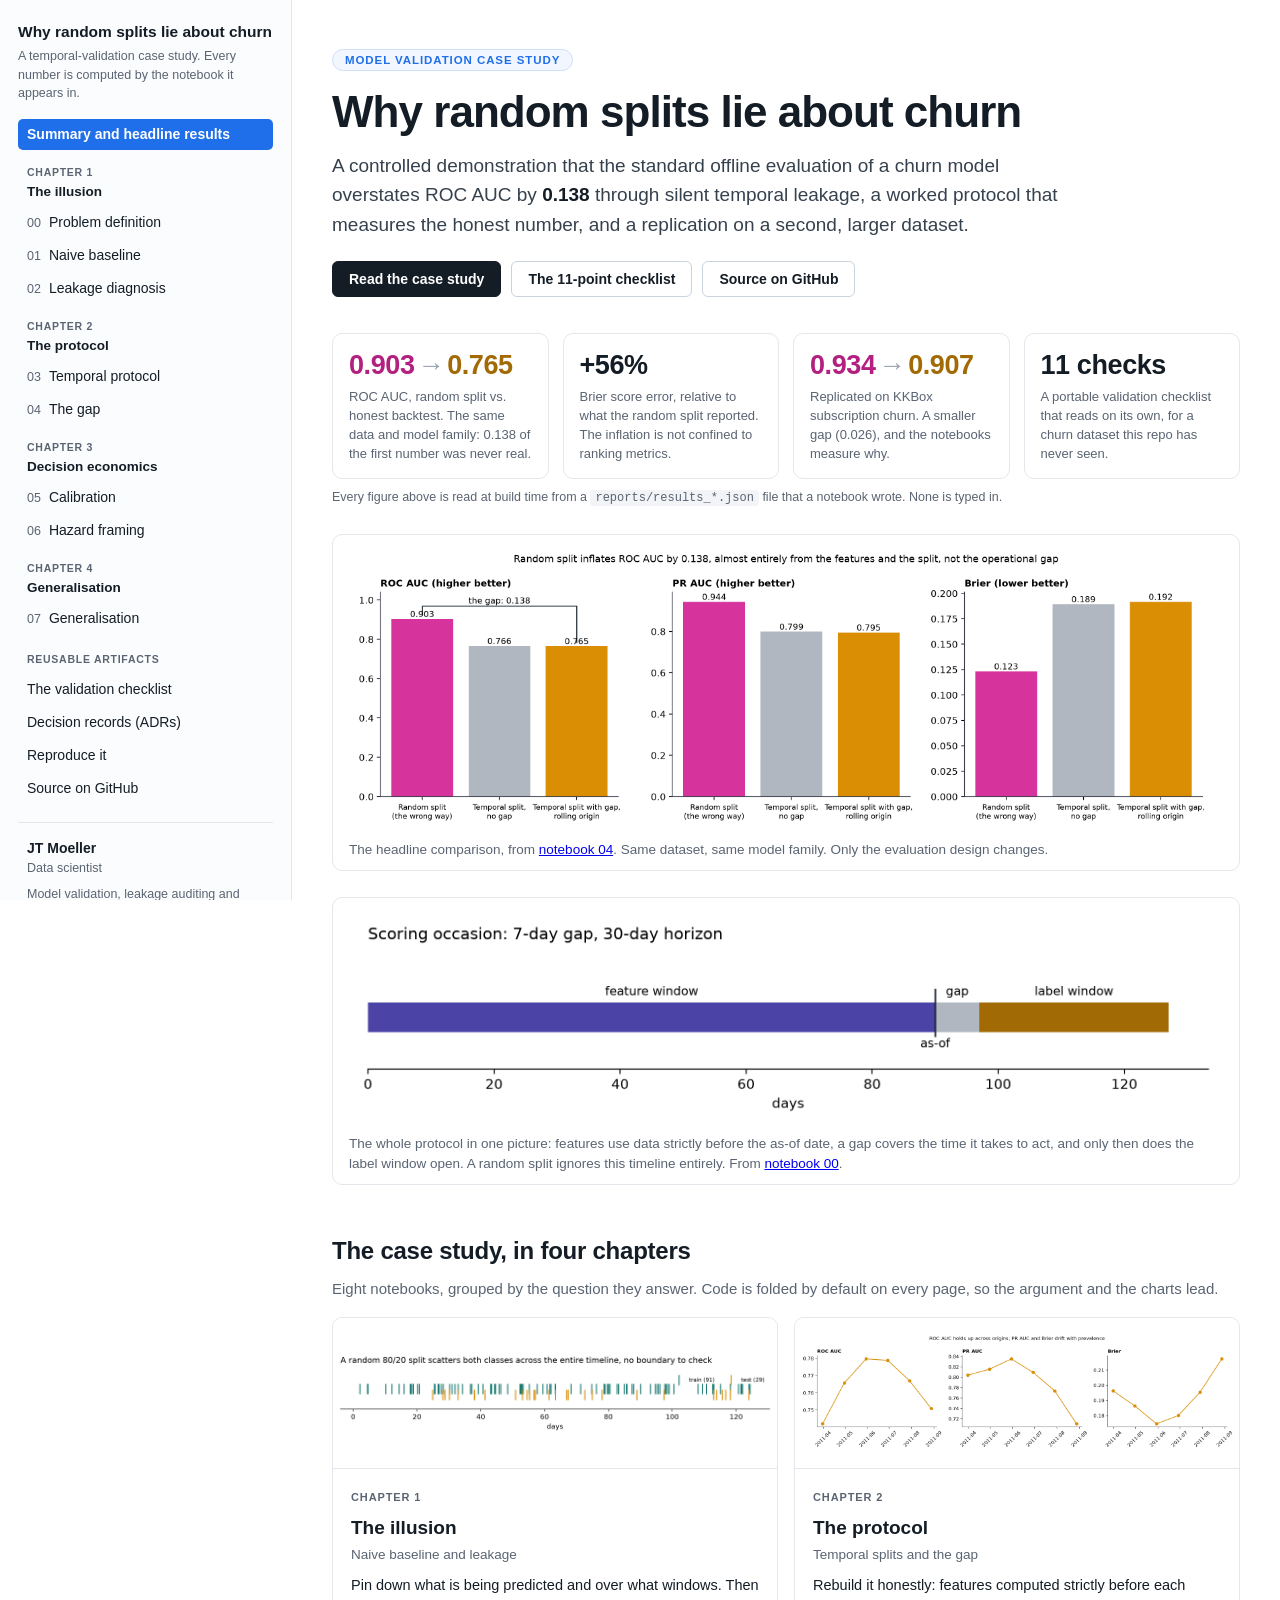
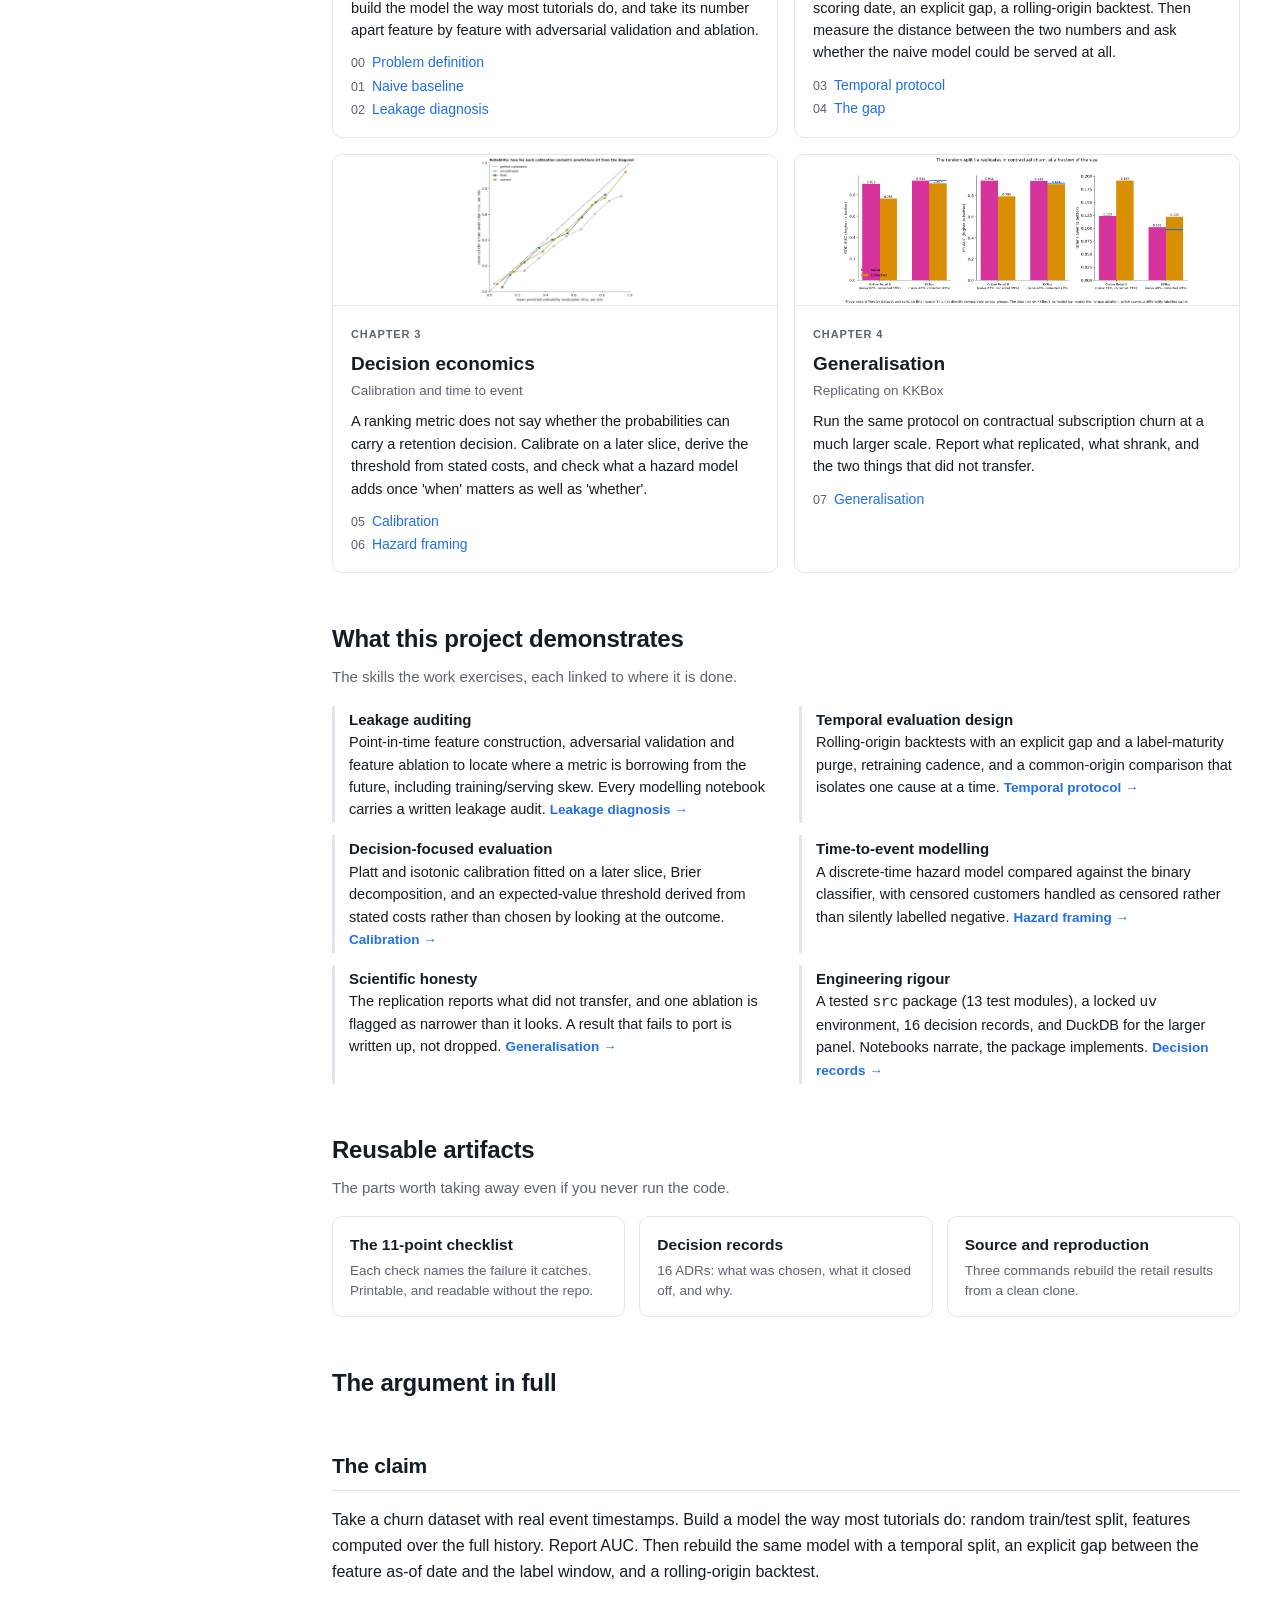
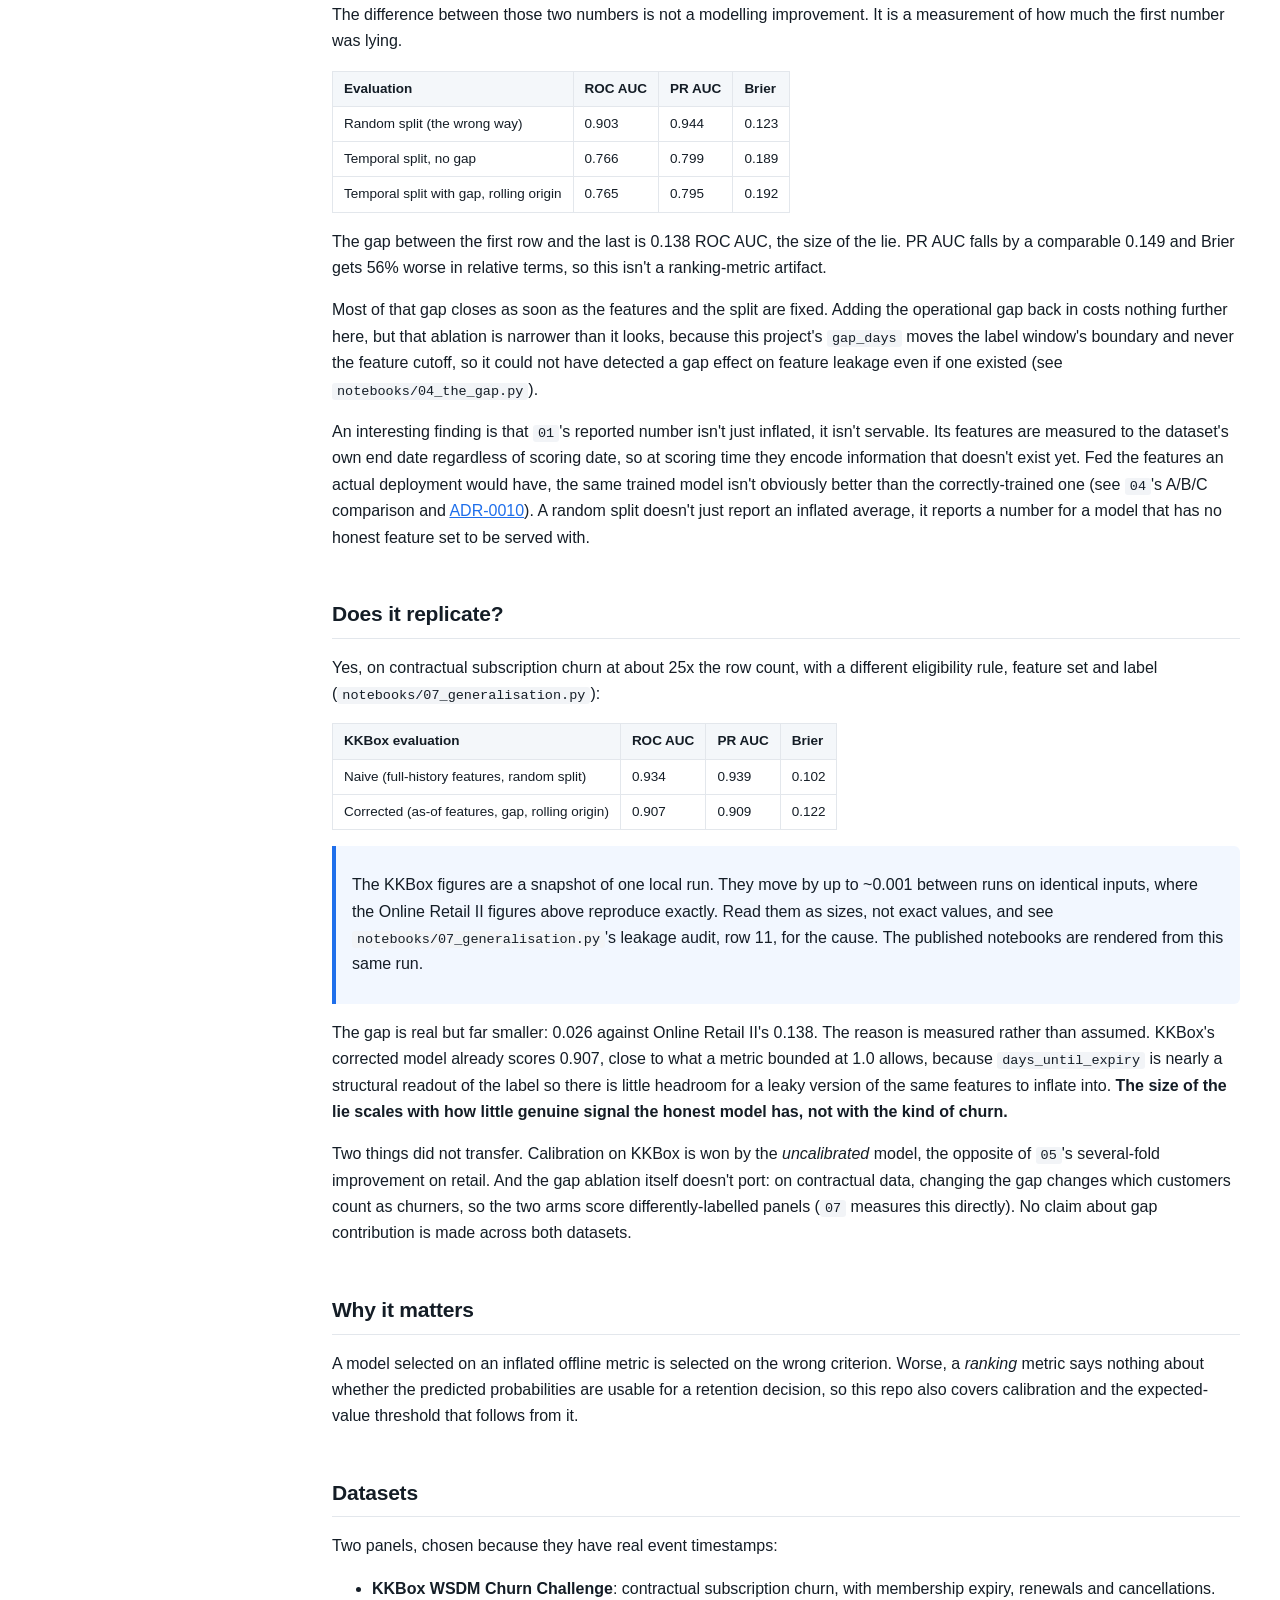
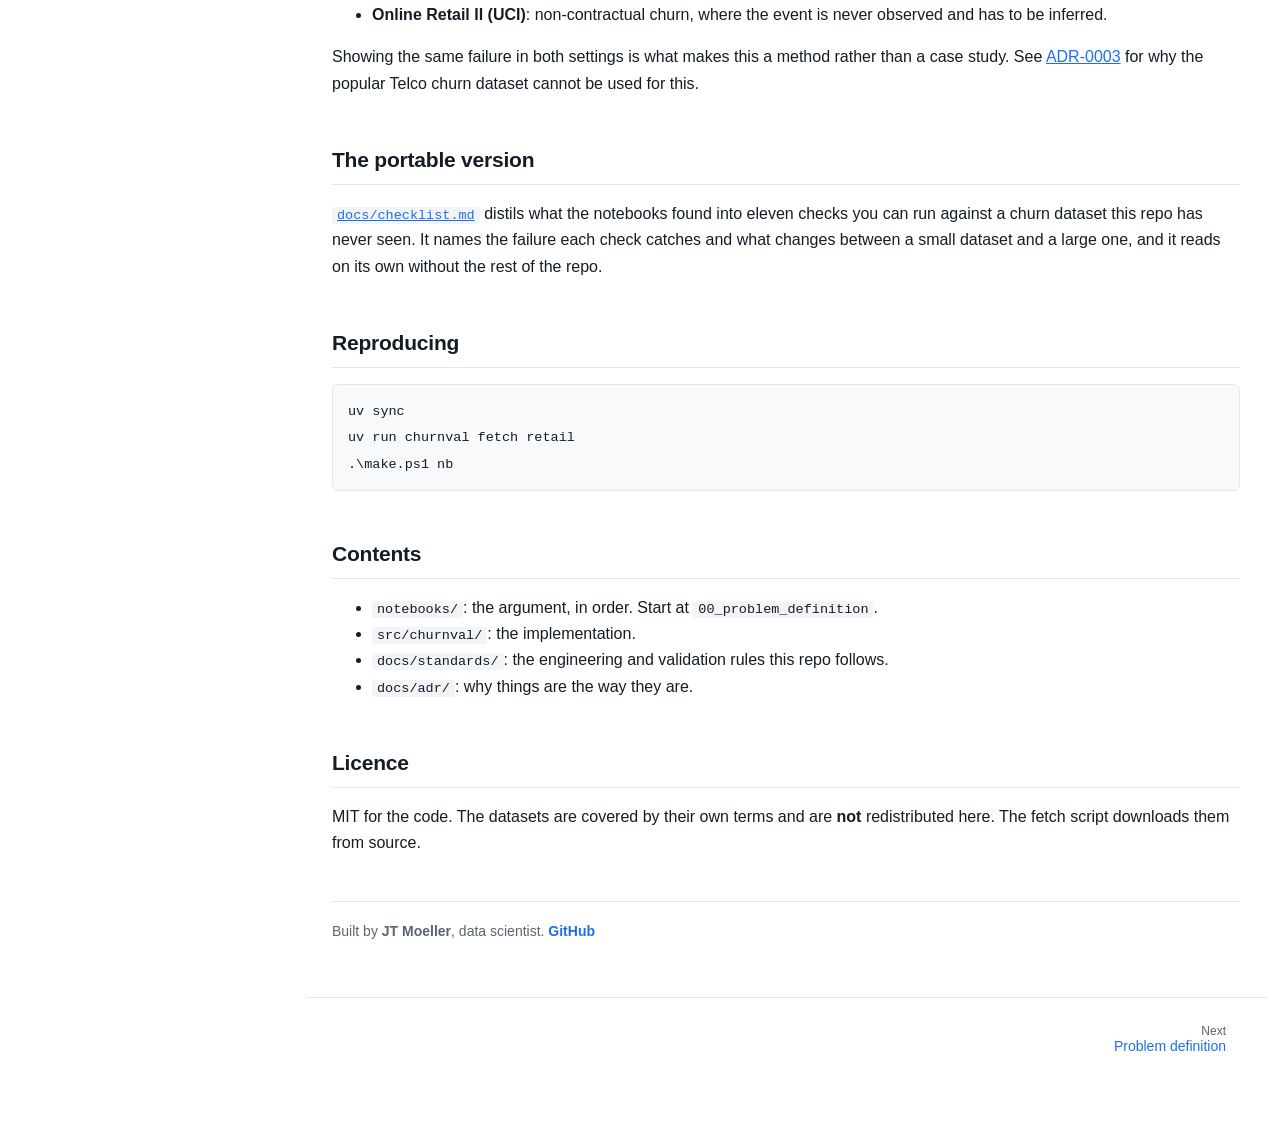
<file: index.html>
<!DOCTYPE html>
<html lang="en">
<head>
<meta charset="utf-8">
<meta name="viewport" content="width=device-width, initial-scale=1">
<title>Why random splits lie about churn</title>
<meta name="description" content="A controlled demonstration that a random split overstates churn-model ROC AUC by 0.138, and a worked temporal-validation protocol that measures the honest number.">
<meta name="author" content="JT Moeller">
<meta property="og:type" content="article">
<meta property="og:title" content="Why random splits lie about churn">
<meta property="og:description" content="A controlled demonstration that a random split overstates churn-model ROC AUC by 0.138, and a worked temporal-validation protocol that measures the honest number.">
<meta property="og:url" content="https://jtdata.github.io/why-random-splits-lie/">
<meta property="og:image" content="https://jtdata.github.io/why-random-splits-lie/assets/the_gap.png">
<meta name="twitter:card" content="summary_large_image">
<link rel="icon" href="data:image/svg+xml,%3Csvg xmlns='http://www.w3.org/2000/svg' viewBox='0 0 32 32'%3E%3Crect width='32' height='32' rx='6' fill='%23141D26'/%3E%3Crect x='6' y='8' width='8' height='18' fill='%23D6349C'/%3E%3Crect x='18' y='14' width='8' height='12' fill='%23D98E04'/%3E%3C/svg%3E">

<link rel="stylesheet" href="site.css">
</head>
<body>
<nav id="site-nav" aria-label="Site">
  <input type="checkbox" id="nav-toggle" class="vh">
  <div class="navhead">
    <a class="brand" href="index.html">Why random splits lie about churn</a>
    <label for="nav-toggle" class="btn menu-btn">Menu</label>
  </div>
  <div class="navbody">
    <div class="sub">A temporal-validation case study. Every number is computed by
    the notebook it appears in.</div>
    <ol><li><a class="item active" href="index.html">Summary and headline results</a></li></ol>
    <div class="chapter"><span class="k">Chapter 1</span><span class="t">The illusion</span></div><ol><li><a class="item" href="00_problem_definition.html"><span class="num">00</span>Problem definition</a></li><li><a class="item" href="01_naive_baseline.html"><span class="num">01</span>Naive baseline</a></li><li><a class="item" href="02_leakage_diagnosis.html"><span class="num">02</span>Leakage diagnosis</a></li></ol><div class="chapter"><span class="k">Chapter 2</span><span class="t">The protocol</span></div><ol><li><a class="item" href="03_temporal_protocol.html"><span class="num">03</span>Temporal protocol</a></li><li><a class="item" href="04_the_gap.html"><span class="num">04</span>The gap</a></li></ol><div class="chapter"><span class="k">Chapter 3</span><span class="t">Decision economics</span></div><ol><li><a class="item" href="05_calibration.html"><span class="num">05</span>Calibration</a></li><li><a class="item" href="06_hazard_framing.html"><span class="num">06</span>Hazard framing</a></li></ol><div class="chapter"><span class="k">Chapter 4</span><span class="t">Generalisation</span></div><ol><li><a class="item" href="07_generalisation.html"><span class="num">07</span>Generalisation</a></li></ol>
    <div class="grouplabel">Reusable artifacts</div>
    <ol><li><a class="item" href="checklist.html">The validation checklist</a></li><li><a class="item" href="decisions.html">Decision records (ADRs)</a></li>
      <li><a class="item" href="index.html#reproducing">Reproduce it</a></li>
      <li><a class="item" href="https://github.com/jtdata/why-random-splits-lie">Source on GitHub</a></li>
    </ol>
    <div class="author-card">
      <span class="name">JT Moeller</span>
      <span class="role">Data scientist</span>
      <p>Model validation, leakage auditing and decision-focused evaluation. Built to be reproduced, not skimmed.</p>
      <div class="links"><a href="https://github.com/jtdata">GitHub</a></div>
    </div>
  </div>
</nav>
<div id="site-main">
<div class="landing">
<header class="hero">
  <span class="badge">Model validation case study</span>
  <h1>Why random splits lie about churn</h1>
  <p class="lead">A controlled demonstration that the standard offline evaluation of a churn
  model overstates ROC AUC by <strong>0.138</strong> through silent temporal
  leakage, a worked protocol that measures the honest number, and a replication on a second,
  larger dataset.</p>
  <div class="cta">
    <a class="btn primary" href="00_problem_definition.html">Read the case study</a>
    <a class="btn" href="checklist.html">The 11-point checklist</a>
    <a class="btn" href="https://github.com/jtdata/why-random-splits-lie">Source on GitHub</a>
  </div>
</header>
<div class="stat-grid"><div class="stat-card"><span class="stat-num"><span class="naive">0.903</span><span class="arrow">&rarr;</span><span class="honest">0.765</span></span><span class="stat-label">ROC AUC, random split vs. honest backtest. The same data and model family: 0.138 of the first number was never real.</span></div><div class="stat-card"><span class="stat-num">+56%</span><span class="stat-label">Brier score error, relative to what the random split reported. The inflation is not confined to ranking metrics.</span></div><div class="stat-card"><span class="stat-num"><span class="naive">0.934</span><span class="arrow">&rarr;</span><span class="honest">0.907</span></span><span class="stat-label">Replicated on KKBox subscription churn. A smaller gap (0.026), and the notebooks measure why.</span></div><div class="stat-card"><span class="stat-num">11 checks</span><span class="stat-label">A portable validation checklist that reads on its own, for a churn dataset this repo has never seen.</span></div></div>
<p class="stat-src">Every figure above is read at build time from a
<code>reports/results_*.json</code> file that a notebook wrote. None is typed in.</p>
<figure>
  <img src="assets/the_gap.png" alt="Bar charts comparing ROC AUC, PR AUC and Brier score
  under a random split, a temporal split with no gap, and a temporal split with a gap and a
  rolling origin.">
  <figcaption>The headline comparison, from
  <a href="04_the_gap.html">notebook 04</a>. Same dataset, same model family. Only the
  evaluation design changes.</figcaption>
</figure>
<figure>
  <img src="assets/timeline.png" alt="Timeline of one scoring occasion: a feature window
  ending at the as-of date, then a gap, then the label window.">
  <figcaption>The whole protocol in one picture: features use data strictly before the as-of
  date, a gap covers the time it takes to act, and only then does the label window open. A
  random split ignores this timeline entirely. From
  <a href="00_problem_definition.html">notebook 00</a>.</figcaption>
</figure>

<h2>The case study, in four chapters</h2>
<p class="h2sub">Eight notebooks, grouped by the question they answer. Code is folded by
default on every page, so the argument and the charts lead.</p>
<div class="chapter-grid"><div class="chapter-card"><a class="thumb" href="00_problem_definition.html" tabindex="-1" aria-hidden="true"><img src="assets/random_split_illustration.png" alt="" loading="lazy"></a><div class="body"><span class="k">Chapter 1</span><h3>The illusion</h3><p class="s">Naive baseline and leakage</p><p>Pin down what is being predicted and over what windows. Then build the model the way most tutorials do, and take its number apart feature by feature with adversarial validation and ablation.</p><ol><li><a href="00_problem_definition.html"><span class="num">00</span>Problem definition</a></li><li><a href="01_naive_baseline.html"><span class="num">01</span>Naive baseline</a></li><li><a href="02_leakage_diagnosis.html"><span class="num">02</span>Leakage diagnosis</a></li></ol></div></div><div class="chapter-card"><a class="thumb" href="03_temporal_protocol.html" tabindex="-1" aria-hidden="true"><img src="assets/temporal_backtest_by_origin.png" alt="" loading="lazy"></a><div class="body"><span class="k">Chapter 2</span><h3>The protocol</h3><p class="s">Temporal splits and the gap</p><p>Rebuild it honestly: features computed strictly before each scoring date, an explicit gap, a rolling-origin backtest. Then measure the distance between the two numbers and ask whether the naive model could be served at all.</p><ol><li><a href="03_temporal_protocol.html"><span class="num">03</span>Temporal protocol</a></li><li><a href="04_the_gap.html"><span class="num">04</span>The gap</a></li></ol></div></div><div class="chapter-card"><a class="thumb" href="05_calibration.html" tabindex="-1" aria-hidden="true"><img src="assets/reliability_curves.png" alt="" loading="lazy"></a><div class="body"><span class="k">Chapter 3</span><h3>Decision economics</h3><p class="s">Calibration and time to event</p><p>A ranking metric does not say whether the probabilities can carry a retention decision. Calibrate on a later slice, derive the threshold from stated costs, and check what a hazard model adds once 'when' matters as well as 'whether'.</p><ol><li><a href="05_calibration.html"><span class="num">05</span>Calibration</a></li><li><a href="06_hazard_framing.html"><span class="num">06</span>Hazard framing</a></li></ol></div></div><div class="chapter-card"><a class="thumb" href="07_generalisation.html" tabindex="-1" aria-hidden="true"><img src="assets/kkbox_vs_retail_gap.png" alt="" loading="lazy"></a><div class="body"><span class="k">Chapter 4</span><h3>Generalisation</h3><p class="s">Replicating on KKBox</p><p>Run the same protocol on contractual subscription churn at a much larger scale. Report what replicated, what shrank, and the two things that did not transfer.</p><ol><li><a href="07_generalisation.html"><span class="num">07</span>Generalisation</a></li></ol></div></div></div>

<h2>What this project demonstrates</h2>
<p class="h2sub">The skills the work exercises, each linked to where it is done.</p>
<ul class="cap-grid">
<li><b>Leakage auditing</b>Point-in-time feature construction, adversarial validation and
feature ablation to locate where a metric is borrowing from the future, including
training/serving skew. Every modelling notebook carries a written leakage audit.
<a href="02_leakage_diagnosis.html">Leakage diagnosis &rarr;</a></li>
<li><b>Temporal evaluation design</b>Rolling-origin backtests with an explicit gap and a
label-maturity purge, retraining cadence, and a common-origin comparison that isolates
one cause at a time. <a href="03_temporal_protocol.html">Temporal protocol &rarr;</a></li>
<li><b>Decision-focused evaluation</b>Platt and isotonic calibration fitted on a later
slice, Brier decomposition, and an expected-value threshold derived from stated costs
rather than chosen by looking at the outcome. <a href="05_calibration.html">Calibration &rarr;</a></li>
<li><b>Time-to-event modelling</b>A discrete-time hazard model compared against the binary
classifier, with censored customers handled as censored rather than silently labelled
negative. <a href="06_hazard_framing.html">Hazard framing &rarr;</a></li>
<li><b>Scientific honesty</b>The replication reports what did not transfer, and one ablation
is flagged as narrower than it looks. A result that fails to port is written up, not dropped.
<a href="07_generalisation.html">Generalisation &rarr;</a></li>
<li><b>Engineering rigour</b>A tested <code>src</code> package (13 test
modules), a locked <code>uv</code> environment, 16 decision records, and DuckDB
for the larger panel. Notebooks narrate, the package implements.
<a href="decisions.html">Decision records &rarr;</a></li>
</ul>

<h2>Reusable artifacts</h2>
<p class="h2sub">The parts worth taking away even if you never run the code.</p>
<div class="artifact-grid">
<a class="artifact" href="checklist.html"><b>The 11-point checklist</b>
<span>Each check names the failure it catches. Printable, and readable without the repo.</span></a>
<a class="artifact" href="decisions.html"><b>Decision records</b>
<span>16 ADRs: what was chosen, what it closed off, and why.</span></a>
<a class="artifact" href="https://github.com/jtdata/why-random-splits-lie"><b>Source and reproduction</b>
<span>Three commands rebuild the retail results from a clean clone.</span></a>
</div>

<h2 id="summary">The argument in full</h2>
<div class="md-page"><h2 id="the-claim">The claim</h2>
<p>Take a churn dataset with real event timestamps. Build a model the way most
tutorials do: random train/test split, features computed over the full
history. Report AUC. Then rebuild the same model with a temporal split, an
explicit gap between the feature as-of date and the label window, and a
rolling-origin backtest.</p>
<p>The difference between those two numbers is not a modelling improvement. It is
a measurement of how much the first number was lying.</p>
<table>
<thead>
<tr>
  <th>Evaluation</th>
  <th>ROC AUC</th>
  <th>PR AUC</th>
  <th>Brier</th>
</tr>
</thead>
<tbody>
<tr>
  <td>Random split (the wrong way)</td>
  <td>0.903</td>
  <td>0.944</td>
  <td>0.123</td>
</tr>
<tr>
  <td>Temporal split, no gap</td>
  <td>0.766</td>
  <td>0.799</td>
  <td>0.189</td>
</tr>
<tr>
  <td>Temporal split with gap, rolling origin</td>
  <td>0.765</td>
  <td>0.795</td>
  <td>0.192</td>
</tr>
</tbody>
</table>
<p>The gap between the first row and the last is 0.138 ROC AUC, the size of
the lie. PR AUC falls by a comparable 0.149 and Brier gets 56% worse in
relative terms, so this isn't a ranking-metric artifact.</p>
<p>Most of that gap closes as soon as the features and the split are fixed.
Adding the operational gap back in costs nothing further here, but that
ablation is narrower than it looks, because this project's <code>gap_days</code> moves
the label window's boundary and never the feature cutoff, so it could not
have detected a gap effect on feature leakage even if one existed (see
<code>notebooks/04_the_gap.py</code>).</p>
<p>An interesting finding is that <code>01</code>'s reported number isn't just inflated, it
isn't servable. Its features are measured to the dataset's own end date
regardless of scoring date, so at scoring time they encode information that
doesn't exist yet. Fed the features an actual deployment would have, the
same trained model isn't obviously better than the correctly-trained one
(see <code>04</code>'s A/B/C comparison and
<a href="https://github.com/jtdata/why-random-splits-lie/blob/main/docs/adr/0010-holdout-comparison-common-origin.md">ADR-0010</a>). A random
split doesn't just report an inflated average, it reports a number for a
model that has no honest feature set to be served with.</p>
<h2 id="does-it-replicate">Does it replicate?</h2>
<p>Yes, on contractual subscription churn at about 25x the row count, with a
different eligibility rule, feature set and label (<code>notebooks/07_generalisation.py</code>):</p>
<table>
<thead>
<tr>
  <th>KKBox evaluation</th>
  <th>ROC AUC</th>
  <th>PR AUC</th>
  <th>Brier</th>
</tr>
</thead>
<tbody>
<tr>
  <td>Naive (full-history features, random split)</td>
  <td>0.934</td>
  <td>0.939</td>
  <td>0.102</td>
</tr>
<tr>
  <td>Corrected (as-of features, gap, rolling origin)</td>
  <td>0.907</td>
  <td>0.909</td>
  <td>0.122</td>
</tr>
</tbody>
</table>
<blockquote>
<p>The KKBox figures are a snapshot of one local run. They move by up to
~0.001 between runs on identical inputs, where the Online Retail II
figures above reproduce exactly. Read them as sizes, not exact values, and
see <code>notebooks/07_generalisation.py</code>'s leakage audit, row 11, for the
cause. The published notebooks are rendered from this same run.</p>
</blockquote>
<p>The gap is real but far smaller: 0.026 against Online Retail II's 0.138.
The reason is measured rather than assumed. KKBox's corrected model already
scores 0.907, close to what a metric bounded at 1.0 allows, because
<code>days_until_expiry</code> is nearly a structural readout of the label so there
is little headroom for a leaky version of the same features to inflate
into. <strong>The size of the lie scales with how little genuine signal the
honest model has, not with the kind of churn.</strong></p>
<p>Two things did not transfer.
Calibration on KKBox is won by the <em>uncalibrated</em> model, the opposite of
<code>05</code>'s several-fold improvement on retail. And the gap ablation itself
doesn't port: on contractual data, changing the gap changes which customers
count as churners, so the two arms score differently-labelled panels
(<code>07</code> measures this directly). No claim about gap contribution is made
across both datasets.</p>
<h2 id="why-it-matters">Why it matters</h2>
<p>A model selected on an inflated offline metric is selected on the wrong
criterion. Worse, a <em>ranking</em> metric says nothing about whether the predicted
probabilities are usable for a retention decision, so this repo also covers
calibration and the expected-value threshold that follows from it.</p>
<h2 id="datasets">Datasets</h2>
<p>Two panels, chosen because they have real event timestamps:</p>
<ul>
<li><strong>KKBox WSDM Churn Challenge</strong>: contractual subscription churn, with
membership expiry, renewals and cancellations.</li>
<li><strong>Online Retail II (UCI)</strong>: non-contractual churn, where the event is never
observed and has to be inferred.</li>
</ul>
<p>Showing the same failure in both settings is what makes this a method rather
than a case study. See <a href="https://github.com/jtdata/why-random-splits-lie/blob/main/docs/adr/0003-dataset-selection.md">ADR-0003</a> for why
the popular Telco churn dataset cannot be used for this.</p>
<h2 id="the-portable-version">The portable version</h2>
<p><a href="https://github.com/jtdata/why-random-splits-lie/blob/main/docs/checklist.md"><code>docs/checklist.md</code></a> distils what the notebooks found
into eleven checks you can run against a churn dataset this repo has never
seen. It names the failure each check catches and what changes between a
small dataset and a large one, and it reads on its own without the rest of
the repo.</p>
<h2 id="reproducing">Reproducing</h2>
<pre><code class="language-powershell">uv sync
uv run churnval fetch retail
.\make.ps1 nb
</code></pre>
<h2 id="contents">Contents</h2>
<ul>
<li><code>notebooks/</code>: the argument, in order. Start at <code>00_problem_definition</code>.</li>
<li><code>src/churnval/</code>: the implementation.</li>
<li><code>docs/standards/</code>: the engineering and validation rules this repo follows.</li>
<li><code>docs/adr/</code>: why things are the way they are.</li>
</ul>
<h2 id="licence">Licence</h2>
<p>MIT for the code. The datasets are covered by their own terms and are <strong>not</strong>
redistributed here. The fetch script downloads them from source.</p>
</div>

<p class="byline">Built by <strong>JT Moeller</strong>, data scientist.
<a href="https://github.com/jtdata">GitHub</a></p>
</div>
<div id="pager"><span></span><a href="00_problem_definition.html" style="text-align:right"><span class="lbl">Next</span>Problem definition</a></div>
</div>
<script>
(function () {
  var btn = document.getElementById('code-toggle');
  if (!btn) return;
  var folds = document.querySelectorAll('details.code-fold');
  if (!folds.length) { btn.style.display = 'none'; return; }
  function set(open) {
    folds.forEach(function (d) { d.open = open; });
    btn.textContent = open ? 'Hide all code' : 'Show all code';
    btn.setAttribute('aria-pressed', open ? 'true' : 'false');
    try { localStorage.setItem('showCode', open ? '1' : '0'); } catch (e) {}
  }
  var saved = null;
  try { saved = localStorage.getItem('showCode'); } catch (e) {}
  if (saved === '1') set(true);
  btn.addEventListener('click', function () {
    set(btn.getAttribute('aria-pressed') !== 'true');
  });
})();
</script>
</body>
</html>
</file>
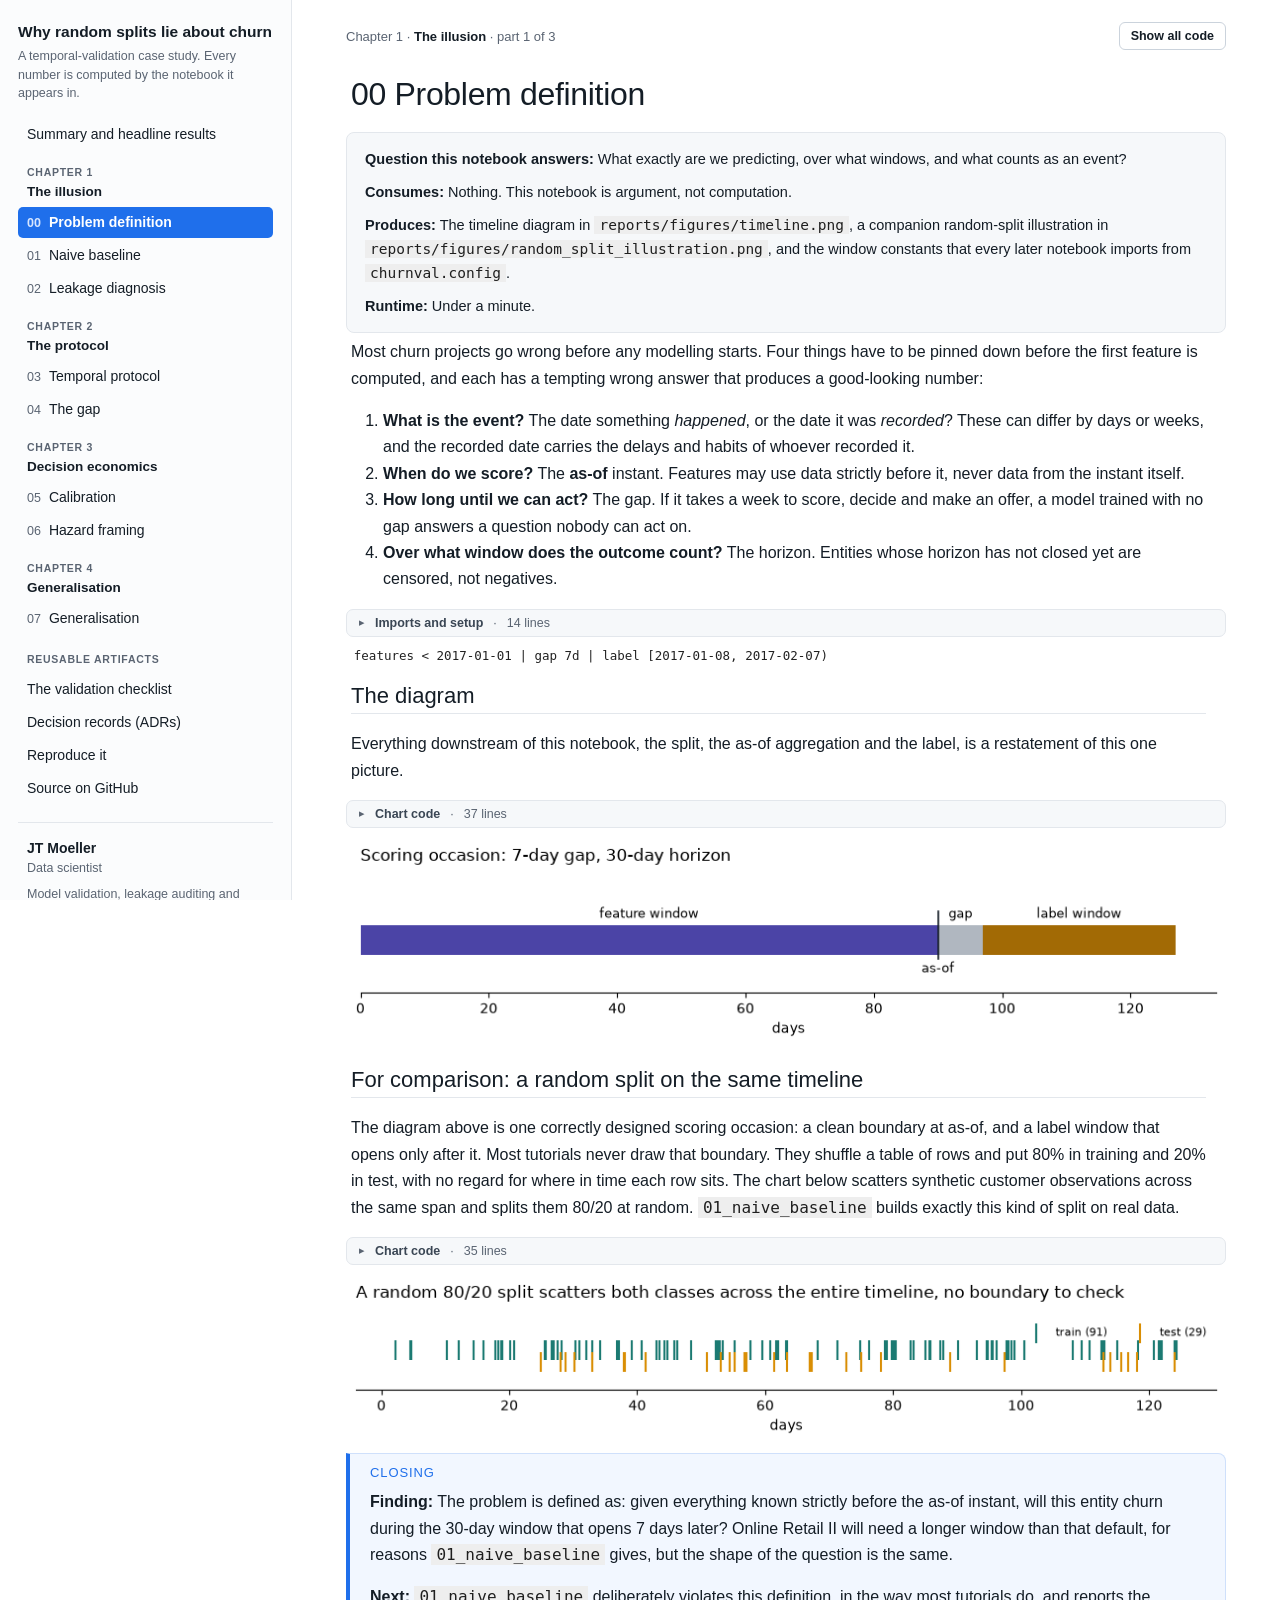
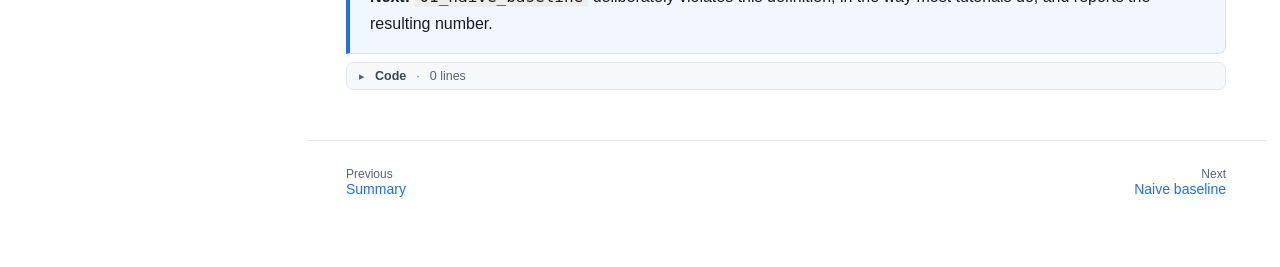
<file: 00_problem_definition.html>
<!DOCTYPE html>
<html lang="en">
<head>
<meta charset="utf-8">
<meta name="viewport" content="width=device-width, initial-scale=1">
<title>Problem definition | Why random splits lie about churn</title>
<meta name="description" content="The illusion: Naive baseline and leakage. A controlled demonstration that a random split overstates churn-model ROC AUC by 0.138, and a worked temporal-validation protocol that measures the honest number.">
<meta name="author" content="JT Moeller">
<meta property="og:type" content="article">
<meta property="og:title" content="Problem definition | Why random splits lie about churn">
<meta property="og:description" content="The illusion: Naive baseline and leakage. A controlled demonstration that a random split overstates churn-model ROC AUC by 0.138, and a worked temporal-validation protocol that measures the honest number.">
<meta property="og:url" content="https://jtdata.github.io/why-random-splits-lie/00_problem_definition.html">
<meta property="og:image" content="https://jtdata.github.io/why-random-splits-lie/assets/the_gap.png">
<meta name="twitter:card" content="summary_large_image">
<link rel="icon" href="data:image/svg+xml,%3Csvg xmlns='http://www.w3.org/2000/svg' viewBox='0 0 32 32'%3E%3Crect width='32' height='32' rx='6' fill='%23141D26'/%3E%3Crect x='6' y='8' width='8' height='18' fill='%23D6349C'/%3E%3Crect x='18' y='14' width='8' height='12' fill='%23D98E04'/%3E%3C/svg%3E">
<link rel="stylesheet" href="notebook.css">
<link rel="stylesheet" href="site.css">
</head>
<body>
<nav id="site-nav" aria-label="Site">
  <input type="checkbox" id="nav-toggle" class="vh">
  <div class="navhead">
    <a class="brand" href="index.html">Why random splits lie about churn</a>
    <label for="nav-toggle" class="btn menu-btn">Menu</label>
  </div>
  <div class="navbody">
    <div class="sub">A temporal-validation case study. Every number is computed by
    the notebook it appears in.</div>
    <ol><li><a class="item" href="index.html">Summary and headline results</a></li></ol>
    <div class="chapter"><span class="k">Chapter 1</span><span class="t">The illusion</span></div><ol><li><a class="item active" href="00_problem_definition.html"><span class="num">00</span>Problem definition</a></li><li><a class="item" href="01_naive_baseline.html"><span class="num">01</span>Naive baseline</a></li><li><a class="item" href="02_leakage_diagnosis.html"><span class="num">02</span>Leakage diagnosis</a></li></ol><div class="chapter"><span class="k">Chapter 2</span><span class="t">The protocol</span></div><ol><li><a class="item" href="03_temporal_protocol.html"><span class="num">03</span>Temporal protocol</a></li><li><a class="item" href="04_the_gap.html"><span class="num">04</span>The gap</a></li></ol><div class="chapter"><span class="k">Chapter 3</span><span class="t">Decision economics</span></div><ol><li><a class="item" href="05_calibration.html"><span class="num">05</span>Calibration</a></li><li><a class="item" href="06_hazard_framing.html"><span class="num">06</span>Hazard framing</a></li></ol><div class="chapter"><span class="k">Chapter 4</span><span class="t">Generalisation</span></div><ol><li><a class="item" href="07_generalisation.html"><span class="num">07</span>Generalisation</a></li></ol>
    <div class="grouplabel">Reusable artifacts</div>
    <ol><li><a class="item" href="checklist.html">The validation checklist</a></li><li><a class="item" href="decisions.html">Decision records (ADRs)</a></li>
      <li><a class="item" href="index.html#reproducing">Reproduce it</a></li>
      <li><a class="item" href="https://github.com/jtdata/why-random-splits-lie">Source on GitHub</a></li>
    </ol>
    <div class="author-card">
      <span class="name">JT Moeller</span>
      <span class="role">Data scientist</span>
      <p>Model validation, leakage auditing and decision-focused evaluation. Built to be reproduced, not skimmed.</p>
      <div class="links"><a href="https://github.com/jtdata">GitHub</a></div>
    </div>
  </div>
</nav>
<div id="site-main">
<div class="page-top"><span class="crumb">Chapter 1 &middot; <b>The illusion</b> &middot; part 1 of 3</span><button class="btn" id="code-toggle" type="button" aria-pressed="false">Show all code</button></div>
<main>
<div class="jp-Cell jp-MarkdownCell jp-Notebook-cell" id="cell-id=74917628">
<div class="jp-Cell-inputWrapper" tabindex="0">
<div class="jp-Collapser jp-InputCollapser jp-Cell-inputCollapser">
</div>
<div class="jp-InputArea jp-Cell-inputArea"><div class="jp-InputPrompt jp-InputArea-prompt">
</div><div class="jp-RenderedHTMLCommon jp-RenderedMarkdown jp-MarkdownOutput celltag_title" data-mime-type="text/markdown">
<h1 id="00-Problem-definition">00 Problem definition<a class="anchor-link" href="#00-Problem-definition">¶</a></h1>
</div>
</div>
</div>
</div>
<div class="jp-Cell jp-MarkdownCell jp-Notebook-cell" id="cell-id=84ab5cca">
<div class="jp-Cell-inputWrapper" tabindex="0">
<div class="jp-Collapser jp-InputCollapser jp-Cell-inputCollapser">
</div>
<div class="jp-InputArea jp-Cell-inputArea"><div class="jp-InputPrompt jp-InputArea-prompt">
</div><div class="jp-RenderedHTMLCommon jp-RenderedMarkdown jp-MarkdownOutput celltag_brief" data-mime-type="text/markdown">
<p><strong>Question this notebook answers:</strong> What exactly are we predicting, over what
windows, and what counts as an event?</p>
<p><strong>Consumes:</strong> Nothing. This notebook is argument, not computation.</p>
<p><strong>Produces:</strong> The timeline diagram in <code>reports/figures/timeline.png</code>, a
companion random-split illustration in
<code>reports/figures/random_split_illustration.png</code>, and the window constants
that every later notebook imports from <code>churnval.config</code>.</p>
<p><strong>Runtime:</strong> Under a minute.</p>
</div>
</div>
</div>
</div>
<div class="jp-Cell jp-MarkdownCell jp-Notebook-cell" id="cell-id=0bd821e3">
<div class="jp-Cell-inputWrapper" tabindex="0">
<div class="jp-Collapser jp-InputCollapser jp-Cell-inputCollapser">
</div>
<div class="jp-InputArea jp-Cell-inputArea"><div class="jp-InputPrompt jp-InputArea-prompt">
</div><div class="jp-RenderedHTMLCommon jp-RenderedMarkdown jp-MarkdownOutput" data-mime-type="text/markdown">
<p>Most churn projects go wrong before any modelling starts. Four things have to
be pinned down before the first feature is computed, and each has a tempting
wrong answer that produces a good-looking number:</p>
<ol>
<li><strong>What is the event?</strong> The date something <em>happened</em>, or the date it was
<em>recorded</em>? These can differ by days or weeks, and the recorded date
carries the delays and habits of whoever recorded it.</li>
<li><strong>When do we score?</strong> The <strong>as-of</strong> instant. Features may use data
strictly before it, never data from the instant itself.</li>
<li><strong>How long until we can act?</strong> The gap. If it takes a week to score,
decide and make an offer, a model trained with no gap answers a question
nobody can act on.</li>
<li><strong>Over what window does the outcome count?</strong> The horizon. Entities whose
horizon has not closed yet are censored, not negatives.</li>
</ol>
</div>
</div>
</div>
</div><div class="jp-Cell jp-CodeCell jp-Notebook-cell" id="cell-id=3e844609">
<details class="code-fold">
<summary><span class="fold-kind">Imports and setup</span><span class="fold-n">14 lines</span></summary>
<div class="jp-Cell-inputWrapper" tabindex="0">
<div class="jp-Collapser jp-InputCollapser jp-Cell-inputCollapser">
</div>
<div class="jp-InputArea jp-Cell-inputArea">
<div class="jp-InputPrompt jp-InputArea-prompt">In [1]:</div>
<div class="jp-CodeMirrorEditor jp-Editor jp-InputArea-editor" data-type="inline">
<div class="cm-editor cm-s-jupyter">
<div class="highlight hl-ipython3"><pre><span></span><span class="kn">from</span><span class="w"> </span><span class="nn">datetime</span><span class="w"> </span><span class="kn">import</span> <span class="n">timedelta</span>

<span class="kn">import</span><span class="w"> </span><span class="nn">matplotlib.pyplot</span><span class="w"> </span><span class="k">as</span><span class="w"> </span><span class="nn">plt</span>
<span class="kn">import</span><span class="w"> </span><span class="nn">numpy</span><span class="w"> </span><span class="k">as</span><span class="w"> </span><span class="nn">np</span>
<span class="kn">import</span><span class="w"> </span><span class="nn">pandas</span><span class="w"> </span><span class="k">as</span><span class="w"> </span><span class="nn">pd</span>

<span class="kn">from</span><span class="w"> </span><span class="nn">churnval.config</span><span class="w"> </span><span class="kn">import</span> <span class="n">DEFAULT_GAP_DAYS</span><span class="p">,</span> <span class="n">DEFAULT_HORIZON_DAYS</span><span class="p">,</span> <span class="n">PATHS</span><span class="p">,</span> <span class="n">SEED</span>
<span class="kn">from</span><span class="w"> </span><span class="nn">churnval.plotting</span><span class="w"> </span><span class="kn">import</span> <span class="n">PALETTE</span>
<span class="kn">from</span><span class="w"> </span><span class="nn">churnval.windows</span><span class="w"> </span><span class="kn">import</span> <span class="n">Window</span>

<span class="n">PATHS</span><span class="o">.</span><span class="n">ensure</span><span class="p">()</span>

<span class="n">window</span> <span class="o">=</span> <span class="n">Window</span><span class="p">(</span>
    <span class="n">as_of</span><span class="o">=</span><span class="n">pd</span><span class="o">.</span><span class="n">Timestamp</span><span class="p">(</span><span class="s2">"2017-01-01"</span><span class="p">),</span>
    <span class="n">gap_days</span><span class="o">=</span><span class="n">DEFAULT_GAP_DAYS</span><span class="p">,</span>
    <span class="n">horizon_days</span><span class="o">=</span><span class="n">DEFAULT_HORIZON_DAYS</span><span class="p">,</span>
<span class="p">)</span>
<span class="nb">print</span><span class="p">(</span><span class="n">window</span><span class="o">.</span><span class="n">describe</span><span class="p">())</span>
</pre></div>
</div>
</div>
</div>
</div>
</details>
<div class="jp-Cell-outputWrapper">
<div class="jp-Collapser jp-OutputCollapser jp-Cell-outputCollapser">
</div>
<div class="jp-OutputArea jp-Cell-outputArea">
<div class="jp-OutputArea-child">
<div class="jp-OutputPrompt jp-OutputArea-prompt"></div>
<div class="jp-RenderedText jp-OutputArea-output" data-mime-type="text/plain" tabindex="0">
<pre>features &lt; 2017-01-01 | gap 7d | label [2017-01-08, 2017-02-07)
</pre>
</div>
</div>
</div>
</div>
</div>
<div class="jp-Cell jp-MarkdownCell jp-Notebook-cell" id="cell-id=97b5a1ef">
<div class="jp-Cell-inputWrapper" tabindex="0">
<div class="jp-Collapser jp-InputCollapser jp-Cell-inputCollapser">
</div>
<div class="jp-InputArea jp-Cell-inputArea"><div class="jp-InputPrompt jp-InputArea-prompt">
</div><div class="jp-RenderedHTMLCommon jp-RenderedMarkdown jp-MarkdownOutput" data-mime-type="text/markdown">
<h2 id="The-diagram">The diagram<a class="anchor-link" href="#The-diagram">¶</a></h2><p>Everything downstream of this notebook, the split, the as-of aggregation
and the label, is a restatement of this one picture.</p>
</div>
</div>
</div>
</div><div class="jp-Cell jp-CodeCell jp-Notebook-cell" id="cell-id=37e79b08">
<details class="code-fold">
<summary><span class="fold-kind">Chart code</span><span class="fold-n">37 lines</span></summary>
<div class="jp-Cell-inputWrapper" tabindex="0">
<div class="jp-Collapser jp-InputCollapser jp-Cell-inputCollapser">
</div>
<div class="jp-InputArea jp-Cell-inputArea">
<div class="jp-InputPrompt jp-InputArea-prompt">In [2]:</div>
<div class="jp-CodeMirrorEditor jp-Editor jp-InputArea-editor" data-type="inline">
<div class="cm-editor cm-s-jupyter">
<div class="highlight hl-ipython3"><pre><span></span><span class="n">fig</span><span class="p">,</span> <span class="n">ax</span> <span class="o">=</span> <span class="n">plt</span><span class="o">.</span><span class="n">subplots</span><span class="p">(</span><span class="n">figsize</span><span class="o">=</span><span class="p">(</span><span class="mi">9</span><span class="p">,</span> <span class="mf">2.2</span><span class="p">))</span>
<span class="n">start</span> <span class="o">=</span> <span class="n">window</span><span class="o">.</span><span class="n">as_of</span> <span class="o">-</span> <span class="n">timedelta</span><span class="p">(</span><span class="n">days</span><span class="o">=</span><span class="mi">90</span><span class="p">)</span>

<span class="n">bars</span> <span class="o">=</span> <span class="p">[</span>
    <span class="p">(</span><span class="s2">"feature window"</span><span class="p">,</span> <span class="n">start</span><span class="p">,</span> <span class="n">window</span><span class="o">.</span><span class="n">feature_end</span><span class="p">,</span> <span class="s2">"#4B44A6"</span><span class="p">),</span>
    <span class="p">(</span><span class="s2">"gap"</span><span class="p">,</span> <span class="n">window</span><span class="o">.</span><span class="n">feature_end</span><span class="p">,</span> <span class="n">window</span><span class="o">.</span><span class="n">label_start</span><span class="p">,</span> <span class="s2">"#B0B7C0"</span><span class="p">),</span>
    <span class="p">(</span><span class="s2">"label window"</span><span class="p">,</span> <span class="n">window</span><span class="o">.</span><span class="n">label_start</span><span class="p">,</span> <span class="n">window</span><span class="o">.</span><span class="n">label_end</span><span class="p">,</span> <span class="s2">"#A26A05"</span><span class="p">),</span>
<span class="p">]</span>
<span class="k">for</span> <span class="n">name</span><span class="p">,</span> <span class="n">x0</span><span class="p">,</span> <span class="n">x1</span><span class="p">,</span> <span class="n">colour</span> <span class="ow">in</span> <span class="n">bars</span><span class="p">:</span>
    <span class="n">ax</span><span class="o">.</span><span class="n">barh</span><span class="p">(</span><span class="mi">0</span><span class="p">,</span> <span class="p">(</span><span class="n">x1</span> <span class="o">-</span> <span class="n">x0</span><span class="p">)</span><span class="o">.</span><span class="n">days</span><span class="p">,</span> <span class="n">left</span><span class="o">=</span><span class="p">(</span><span class="n">x0</span> <span class="o">-</span> <span class="n">start</span><span class="p">)</span><span class="o">.</span><span class="n">days</span><span class="p">,</span> <span class="n">height</span><span class="o">=</span><span class="mf">0.4</span><span class="p">,</span> <span class="n">color</span><span class="o">=</span><span class="n">colour</span><span class="p">)</span>
    <span class="n">ax</span><span class="o">.</span><span class="n">text</span><span class="p">(</span>
        <span class="p">(</span><span class="n">x0</span> <span class="o">-</span> <span class="n">start</span><span class="p">)</span><span class="o">.</span><span class="n">days</span> <span class="o">+</span> <span class="p">(</span><span class="n">x1</span> <span class="o">-</span> <span class="n">x0</span><span class="p">)</span><span class="o">.</span><span class="n">days</span> <span class="o">/</span> <span class="mi">2</span><span class="p">,</span>
        <span class="mf">0.26</span><span class="p">,</span>
        <span class="n">name</span><span class="p">,</span>
        <span class="n">ha</span><span class="o">=</span><span class="s2">"center"</span><span class="p">,</span>
        <span class="n">va</span><span class="o">=</span><span class="s2">"bottom"</span><span class="p">,</span>
        <span class="n">fontsize</span><span class="o">=</span><span class="mi">9</span><span class="p">,</span>
    <span class="p">)</span>

<span class="c1"># ymin/ymax are axes fractions: clip the marker to the bar band so it</span>
<span class="c1"># does not strike through the "as-of" label below it.</span>
<span class="n">ax</span><span class="o">.</span><span class="n">axvline</span><span class="p">((</span><span class="n">window</span><span class="o">.</span><span class="n">as_of</span> <span class="o">-</span> <span class="n">start</span><span class="p">)</span><span class="o">.</span><span class="n">days</span><span class="p">,</span> <span class="n">color</span><span class="o">=</span><span class="s2">"#141D26"</span><span class="p">,</span> <span class="n">lw</span><span class="o">=</span><span class="mf">1.2</span><span class="p">,</span> <span class="n">ymin</span><span class="o">=</span><span class="mf">0.30</span><span class="p">,</span> <span class="n">ymax</span><span class="o">=</span><span class="mf">0.72</span><span class="p">)</span>
<span class="n">ax</span><span class="o">.</span><span class="n">text</span><span class="p">((</span><span class="n">window</span><span class="o">.</span><span class="n">as_of</span> <span class="o">-</span> <span class="n">start</span><span class="p">)</span><span class="o">.</span><span class="n">days</span><span class="p">,</span> <span class="o">-</span><span class="mf">0.28</span><span class="p">,</span> <span class="s2">"as-of"</span><span class="p">,</span> <span class="n">ha</span><span class="o">=</span><span class="s2">"center"</span><span class="p">,</span> <span class="n">va</span><span class="o">=</span><span class="s2">"top"</span><span class="p">,</span> <span class="n">fontsize</span><span class="o">=</span><span class="mi">9</span><span class="p">)</span>

<span class="c1"># Fixed limits rather than autoscale: the labels sit above the bars and the</span>
<span class="c1"># as-of marker below them, so the axes need explicit headroom or matplotlib</span>
<span class="c1"># packs them against the title.</span>
<span class="n">ax</span><span class="o">.</span><span class="n">set_ylim</span><span class="p">(</span><span class="o">-</span><span class="mf">0.7</span><span class="p">,</span> <span class="mf">0.8</span><span class="p">)</span>
<span class="n">ax</span><span class="o">.</span><span class="n">set_yticks</span><span class="p">([])</span>
<span class="n">ax</span><span class="o">.</span><span class="n">set_xlabel</span><span class="p">(</span><span class="s2">"days"</span><span class="p">)</span>
<span class="n">ax</span><span class="o">.</span><span class="n">set_title</span><span class="p">(</span>
    <span class="sa">f</span><span class="s2">"Scoring occasion: </span><span class="si">{</span><span class="n">DEFAULT_GAP_DAYS</span><span class="si">}</span><span class="s2">-day gap, </span><span class="si">{</span><span class="n">DEFAULT_HORIZON_DAYS</span><span class="si">}</span><span class="s2">-day horizon"</span><span class="p">,</span>
    <span class="n">loc</span><span class="o">=</span><span class="s2">"left"</span><span class="p">,</span>
    <span class="n">pad</span><span class="o">=</span><span class="mi">14</span><span class="p">,</span>
<span class="p">)</span>
<span class="k">for</span> <span class="n">side</span> <span class="ow">in</span> <span class="p">(</span><span class="s2">"top"</span><span class="p">,</span> <span class="s2">"right"</span><span class="p">,</span> <span class="s2">"left"</span><span class="p">):</span>
    <span class="n">ax</span><span class="o">.</span><span class="n">spines</span><span class="p">[</span><span class="n">side</span><span class="p">]</span><span class="o">.</span><span class="n">set_visible</span><span class="p">(</span><span class="kc">False</span><span class="p">)</span>
<span class="n">fig</span><span class="o">.</span><span class="n">tight_layout</span><span class="p">()</span>
<span class="n">fig</span><span class="o">.</span><span class="n">savefig</span><span class="p">(</span><span class="n">PATHS</span><span class="o">.</span><span class="n">figures</span> <span class="o">/</span> <span class="s2">"timeline.png"</span><span class="p">,</span> <span class="n">dpi</span><span class="o">=</span><span class="mi">200</span><span class="p">)</span>
<span class="c1"># fig</span>
</pre></div>
</div>
</div>
</div>
</div>
</details>
<div class="jp-Cell-outputWrapper">
<div class="jp-Collapser jp-OutputCollapser jp-Cell-outputCollapser">
</div>
<div class="jp-OutputArea jp-Cell-outputArea">
<div class="jp-OutputArea-child">
<div class="jp-OutputPrompt jp-OutputArea-prompt"></div>
<div class="jp-RenderedImage jp-OutputArea-output" tabindex="0">
<img alt="No description has been provided for this image" class="" src="[data-uri]"/>
</div>
</div>
</div>
</div>
</div>
<div class="jp-Cell jp-MarkdownCell jp-Notebook-cell" id="cell-id=59795244">
<div class="jp-Cell-inputWrapper" tabindex="0">
<div class="jp-Collapser jp-InputCollapser jp-Cell-inputCollapser">
</div>
<div class="jp-InputArea jp-Cell-inputArea"><div class="jp-InputPrompt jp-InputArea-prompt">
</div><div class="jp-RenderedHTMLCommon jp-RenderedMarkdown jp-MarkdownOutput" data-mime-type="text/markdown">
<h2 id="For-comparison:-a-random-split-on-the-same-timeline">For comparison: a random split on the same timeline<a class="anchor-link" href="#For-comparison:-a-random-split-on-the-same-timeline">¶</a></h2><p>The diagram above is one correctly designed scoring occasion: a clean
boundary at as-of, and a label window that opens only after it. Most
tutorials never draw that boundary. They shuffle a table of rows and put
80% in training and 20% in test, with no regard for where in time each row
sits. The chart below scatters synthetic customer observations across the
same span and splits them 80/20 at random. <code>01_naive_baseline</code> builds
exactly this kind of split on real data.</p>
</div>
</div>
</div>
</div><div class="jp-Cell jp-CodeCell jp-Notebook-cell" id="cell-id=a2007dd0">
<details class="code-fold">
<summary><span class="fold-kind">Chart code</span><span class="fold-n">35 lines</span></summary>
<div class="jp-Cell-inputWrapper" tabindex="0">
<div class="jp-Collapser jp-InputCollapser jp-Cell-inputCollapser">
</div>
<div class="jp-InputArea jp-Cell-inputArea">
<div class="jp-InputPrompt jp-InputArea-prompt">In [3]:</div>
<div class="jp-CodeMirrorEditor jp-Editor jp-InputArea-editor" data-type="inline">
<div class="cm-editor cm-s-jupyter">
<div class="highlight hl-ipython3"><pre><span></span><span class="n">rng</span> <span class="o">=</span> <span class="n">np</span><span class="o">.</span><span class="n">random</span><span class="o">.</span><span class="n">default_rng</span><span class="p">(</span><span class="n">SEED</span><span class="p">)</span>
<span class="n">n_points</span> <span class="o">=</span> <span class="mi">120</span>
<span class="n">event_days</span> <span class="o">=</span> <span class="n">rng</span><span class="o">.</span><span class="n">uniform</span><span class="p">(</span><span class="mi">0</span><span class="p">,</span> <span class="p">(</span><span class="n">window</span><span class="o">.</span><span class="n">label_end</span> <span class="o">-</span> <span class="n">start</span><span class="p">)</span><span class="o">.</span><span class="n">days</span><span class="p">,</span> <span class="n">size</span><span class="o">=</span><span class="n">n_points</span><span class="p">)</span>
<span class="n">is_train</span> <span class="o">=</span> <span class="n">rng</span><span class="o">.</span><span class="n">random</span><span class="p">(</span><span class="n">n_points</span><span class="p">)</span> <span class="o">&gt;=</span> <span class="mf">0.2</span>  <span class="c1"># 80/20, same split fraction 01_naive_baseline uses</span>

<span class="n">fig2</span><span class="p">,</span> <span class="n">ax2</span> <span class="o">=</span> <span class="n">plt</span><span class="o">.</span><span class="n">subplots</span><span class="p">(</span><span class="n">figsize</span><span class="o">=</span><span class="p">(</span><span class="mi">9</span><span class="p">,</span> <span class="mf">1.8</span><span class="p">))</span>
<span class="n">ax2</span><span class="o">.</span><span class="n">scatter</span><span class="p">(</span>
    <span class="n">event_days</span><span class="p">[</span><span class="n">is_train</span><span class="p">],</span>
    <span class="p">[</span><span class="mf">0.12</span><span class="p">]</span> <span class="o">*</span> <span class="n">is_train</span><span class="o">.</span><span class="n">sum</span><span class="p">(),</span>
    <span class="n">marker</span><span class="o">=</span><span class="s2">"|"</span><span class="p">,</span>
    <span class="n">s</span><span class="o">=</span><span class="mi">220</span><span class="p">,</span>
    <span class="n">color</span><span class="o">=</span><span class="n">PALETTE</span><span class="p">[</span><span class="s2">"train"</span><span class="p">],</span>
    <span class="n">label</span><span class="o">=</span><span class="sa">f</span><span class="s2">"train (</span><span class="si">{</span><span class="n">is_train</span><span class="o">.</span><span class="n">sum</span><span class="p">()</span><span class="si">}</span><span class="s2">)"</span><span class="p">,</span>
<span class="p">)</span>
<span class="n">ax2</span><span class="o">.</span><span class="n">scatter</span><span class="p">(</span>
    <span class="n">event_days</span><span class="p">[</span><span class="o">~</span><span class="n">is_train</span><span class="p">],</span>
    <span class="p">[</span><span class="o">-</span><span class="mf">0.12</span><span class="p">]</span> <span class="o">*</span> <span class="p">(</span><span class="o">~</span><span class="n">is_train</span><span class="p">)</span><span class="o">.</span><span class="n">sum</span><span class="p">(),</span>
    <span class="n">marker</span><span class="o">=</span><span class="s2">"|"</span><span class="p">,</span>
    <span class="n">s</span><span class="o">=</span><span class="mi">220</span><span class="p">,</span>
    <span class="n">color</span><span class="o">=</span><span class="n">PALETTE</span><span class="p">[</span><span class="s2">"test"</span><span class="p">],</span>
    <span class="n">label</span><span class="o">=</span><span class="sa">f</span><span class="s2">"test (</span><span class="si">{</span><span class="p">(</span><span class="o">~</span><span class="n">is_train</span><span class="p">)</span><span class="o">.</span><span class="n">sum</span><span class="p">()</span><span class="si">}</span><span class="s2">)"</span><span class="p">,</span>
<span class="p">)</span>
<span class="n">ax2</span><span class="o">.</span><span class="n">set_ylim</span><span class="p">(</span><span class="o">-</span><span class="mf">0.7</span><span class="p">,</span> <span class="mf">0.8</span><span class="p">)</span>
<span class="n">ax2</span><span class="o">.</span><span class="n">set_yticks</span><span class="p">([])</span>
<span class="n">ax2</span><span class="o">.</span><span class="n">set_xlabel</span><span class="p">(</span><span class="s2">"days"</span><span class="p">)</span>
<span class="n">ax2</span><span class="o">.</span><span class="n">set_title</span><span class="p">(</span>
    <span class="s2">"A random 80/20 split scatters both classes across the entire timeline, no boundary to check"</span><span class="p">,</span>
    <span class="n">loc</span><span class="o">=</span><span class="s2">"left"</span><span class="p">,</span>
    <span class="n">pad</span><span class="o">=</span><span class="mi">14</span><span class="p">,</span>
<span class="p">)</span>
<span class="n">ax2</span><span class="o">.</span><span class="n">legend</span><span class="p">(</span><span class="n">loc</span><span class="o">=</span><span class="s2">"upper right"</span><span class="p">,</span> <span class="n">frameon</span><span class="o">=</span><span class="kc">False</span><span class="p">,</span> <span class="n">fontsize</span><span class="o">=</span><span class="mi">8</span><span class="p">,</span> <span class="n">ncol</span><span class="o">=</span><span class="mi">2</span><span class="p">)</span>
<span class="k">for</span> <span class="n">side</span> <span class="ow">in</span> <span class="p">(</span><span class="s2">"top"</span><span class="p">,</span> <span class="s2">"right"</span><span class="p">,</span> <span class="s2">"left"</span><span class="p">):</span>
    <span class="n">ax2</span><span class="o">.</span><span class="n">spines</span><span class="p">[</span><span class="n">side</span><span class="p">]</span><span class="o">.</span><span class="n">set_visible</span><span class="p">(</span><span class="kc">False</span><span class="p">)</span>
<span class="n">fig2</span><span class="o">.</span><span class="n">tight_layout</span><span class="p">()</span>
<span class="n">fig2</span><span class="o">.</span><span class="n">savefig</span><span class="p">(</span><span class="n">PATHS</span><span class="o">.</span><span class="n">figures</span> <span class="o">/</span> <span class="s2">"random_split_illustration.png"</span><span class="p">,</span> <span class="n">dpi</span><span class="o">=</span><span class="mi">200</span><span class="p">)</span>
<span class="c1"># fig2</span>
</pre></div>
</div>
</div>
</div>
</div>
</details>
<div class="jp-Cell-outputWrapper">
<div class="jp-Collapser jp-OutputCollapser jp-Cell-outputCollapser">
</div>
<div class="jp-OutputArea jp-Cell-outputArea">
<div class="jp-OutputArea-child">
<div class="jp-OutputPrompt jp-OutputArea-prompt"></div>
<div class="jp-RenderedImage jp-OutputArea-output" tabindex="0">
<img alt="No description has been provided for this image" class="" src="[data-uri]"/>
</div>
</div>
</div>
</div>
</div>
<div class="jp-Cell jp-MarkdownCell jp-Notebook-cell" id="cell-id=58e96c9a">
<div class="jp-Cell-inputWrapper" tabindex="0">
<div class="jp-Collapser jp-InputCollapser jp-Cell-inputCollapser">
</div>
<div class="jp-InputArea jp-Cell-inputArea"><div class="jp-InputPrompt jp-InputArea-prompt">
</div><div class="jp-RenderedHTMLCommon jp-RenderedMarkdown jp-MarkdownOutput celltag_closing" data-mime-type="text/markdown">
<h2 id="Closing">Closing<a class="anchor-link" href="#Closing">¶</a></h2><p><strong>Finding:</strong> The problem is defined as: given everything known strictly
before the as-of instant, will this entity churn during the 30-day window
that opens 7 days later? Online Retail II will need a longer window than
that default, for reasons <code>01_naive_baseline</code> gives, but the shape of the
question is the same.</p>
<p><strong>Next:</strong> <code>01_naive_baseline</code> deliberately violates this definition, in the
way most tutorials do, and reports the resulting number.</p>
</div>
</div>
</div>
</div><div class="jp-Cell jp-CodeCell jp-Notebook-cell jp-mod-noOutputs" id="cell-id=74ff9f23-e946-48bc-81ff-daac913e06d6">
<details class="code-fold">
<summary><span class="fold-kind">Code</span><span class="fold-n">0 lines</span></summary>
<div class="jp-Cell-inputWrapper" tabindex="0">
<div class="jp-Collapser jp-InputCollapser jp-Cell-inputCollapser">
</div>
<div class="jp-InputArea jp-Cell-inputArea">
<div class="jp-InputPrompt jp-InputArea-prompt">In [ ]:</div>
<div class="jp-CodeMirrorEditor jp-Editor jp-InputArea-editor" data-type="inline">
<div class="cm-editor cm-s-jupyter">
<div class="highlight hl-ipython3"><pre><span></span> 
</pre></div>
</div>
</div>
</div>
</div>
</details>
</div>
</main>

<div id="pager"><a href="index.html"><span class="lbl">Previous</span>Summary</a><a href="01_naive_baseline.html" style="text-align:right"><span class="lbl">Next</span>Naive baseline</a></div>
</div>
<script>
(function () {
  var btn = document.getElementById('code-toggle');
  if (!btn) return;
  var folds = document.querySelectorAll('details.code-fold');
  if (!folds.length) { btn.style.display = 'none'; return; }
  function set(open) {
    folds.forEach(function (d) { d.open = open; });
    btn.textContent = open ? 'Hide all code' : 'Show all code';
    btn.setAttribute('aria-pressed', open ? 'true' : 'false');
    try { localStorage.setItem('showCode', open ? '1' : '0'); } catch (e) {}
  }
  var saved = null;
  try { saved = localStorage.getItem('showCode'); } catch (e) {}
  if (saved === '1') set(true);
  btn.addEventListener('click', function () {
    set(btn.getAttribute('aria-pressed') !== 'true');
  });
})();
</script>
</body>
</html>
</file>
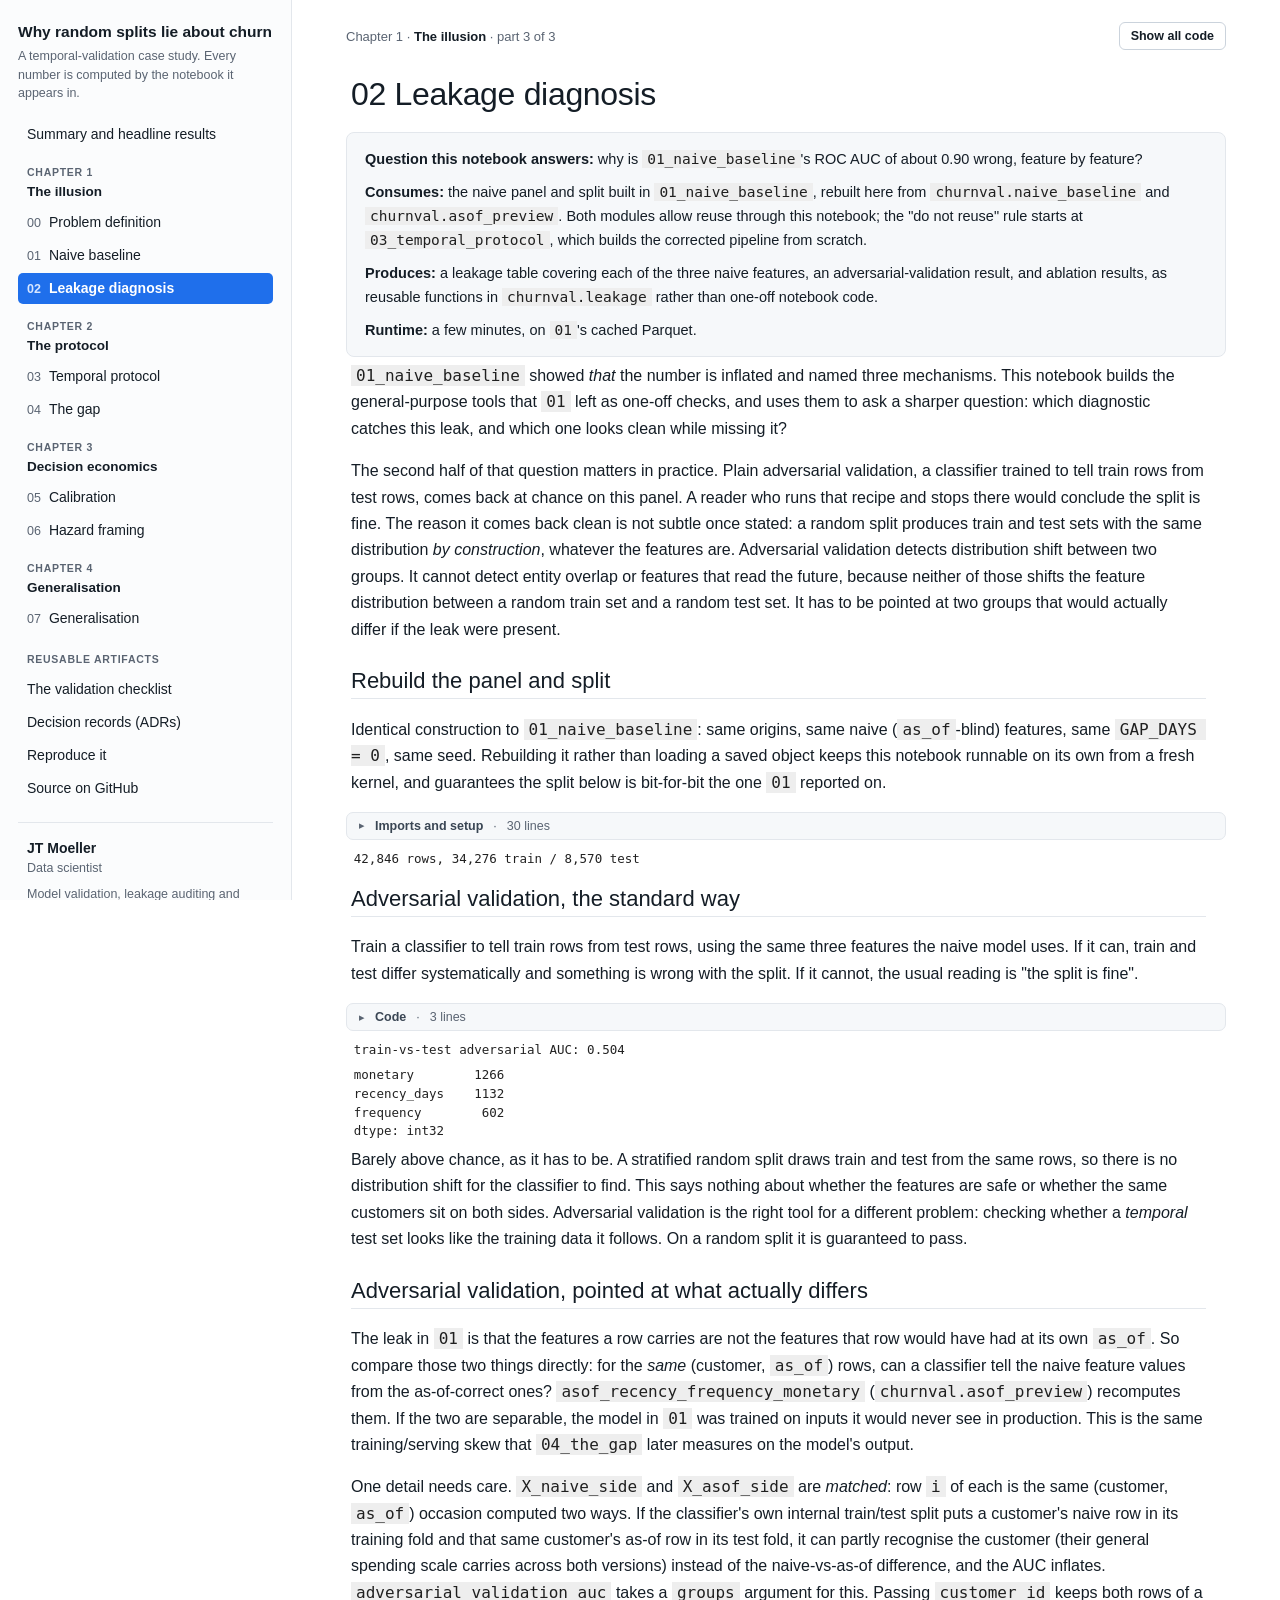
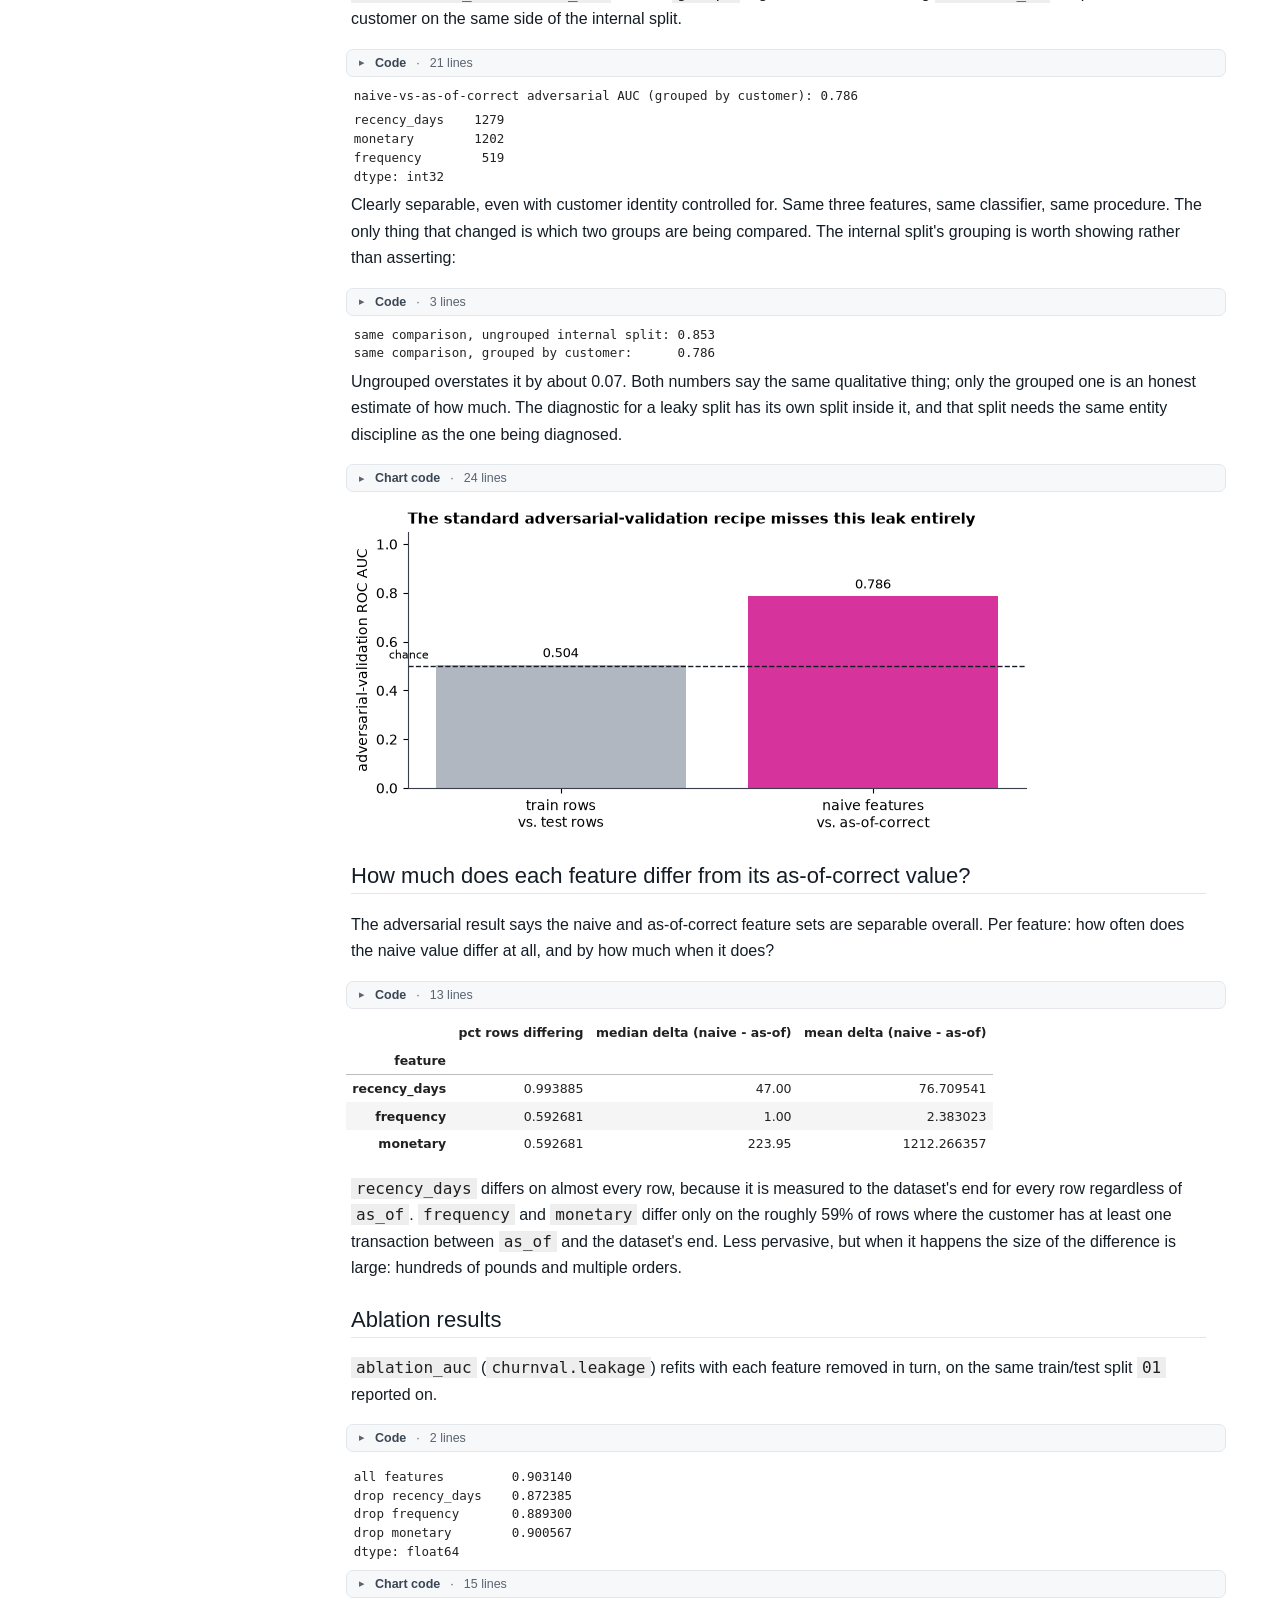
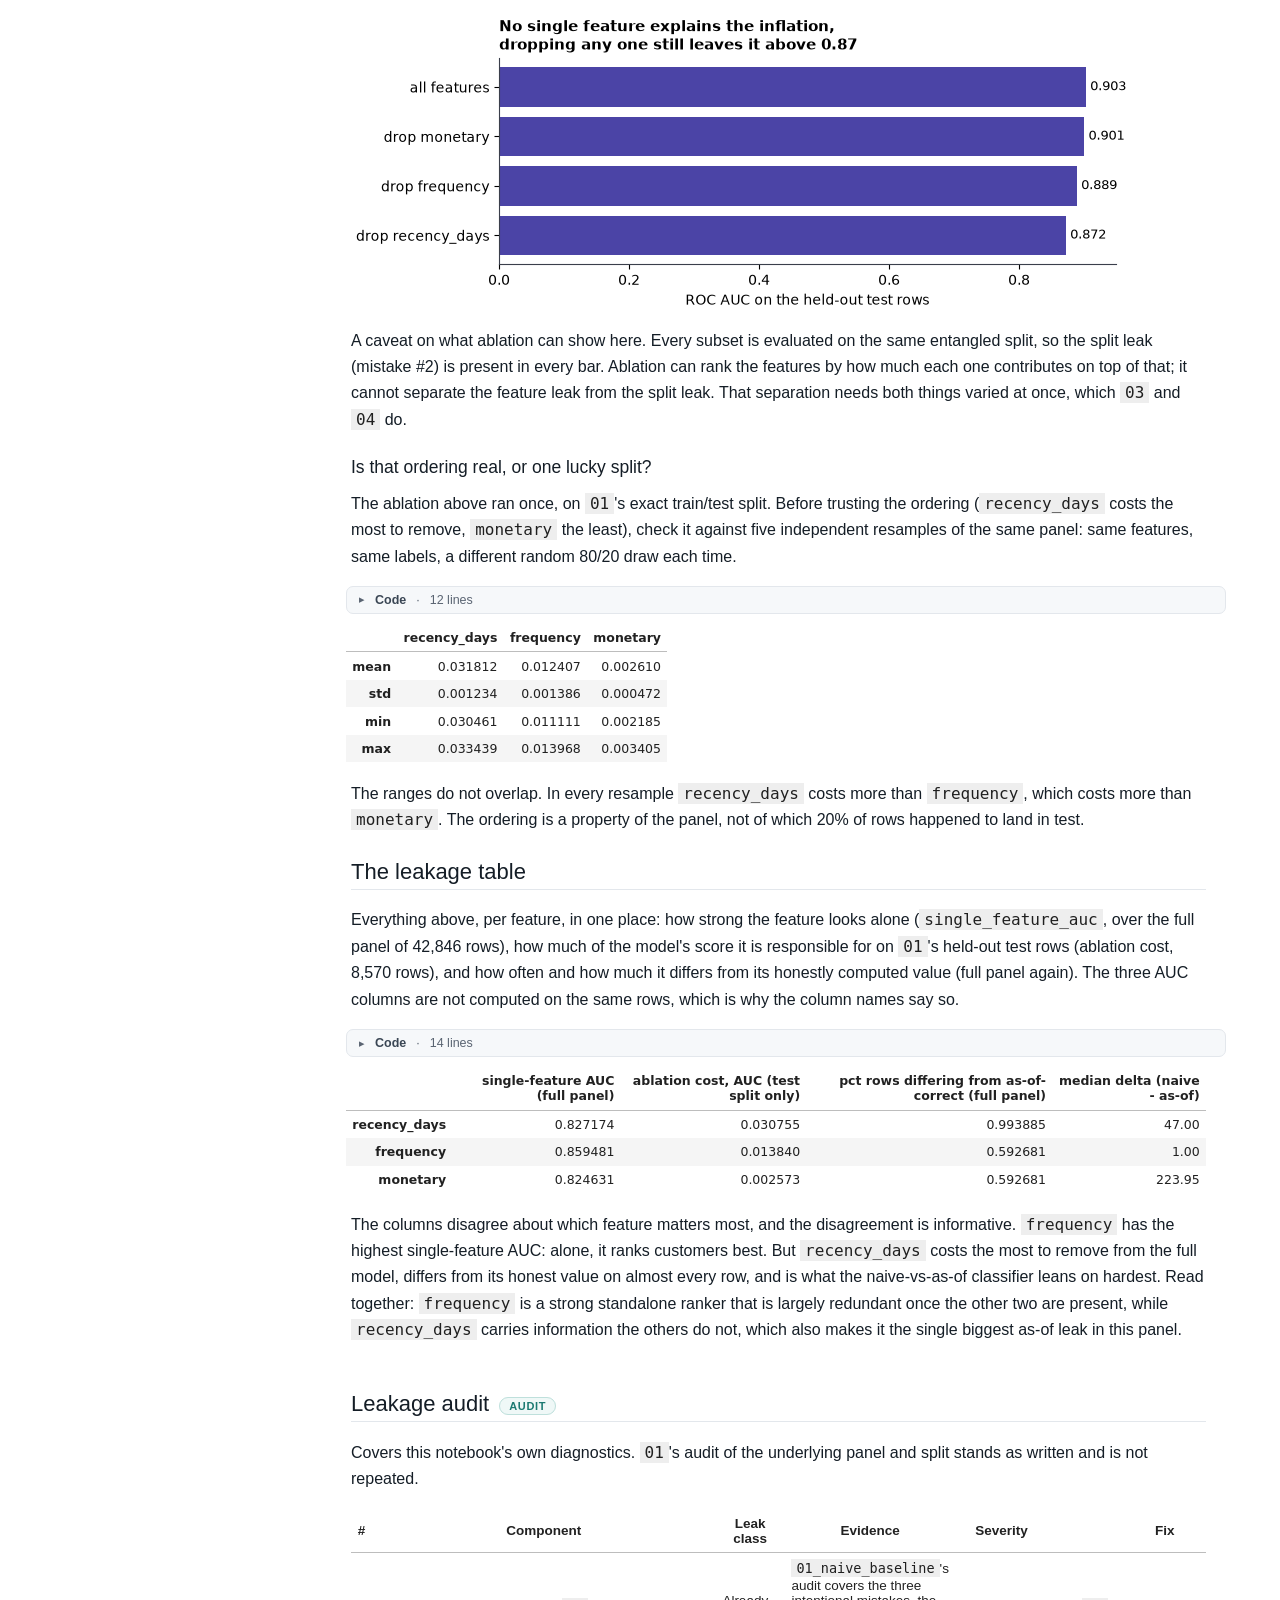
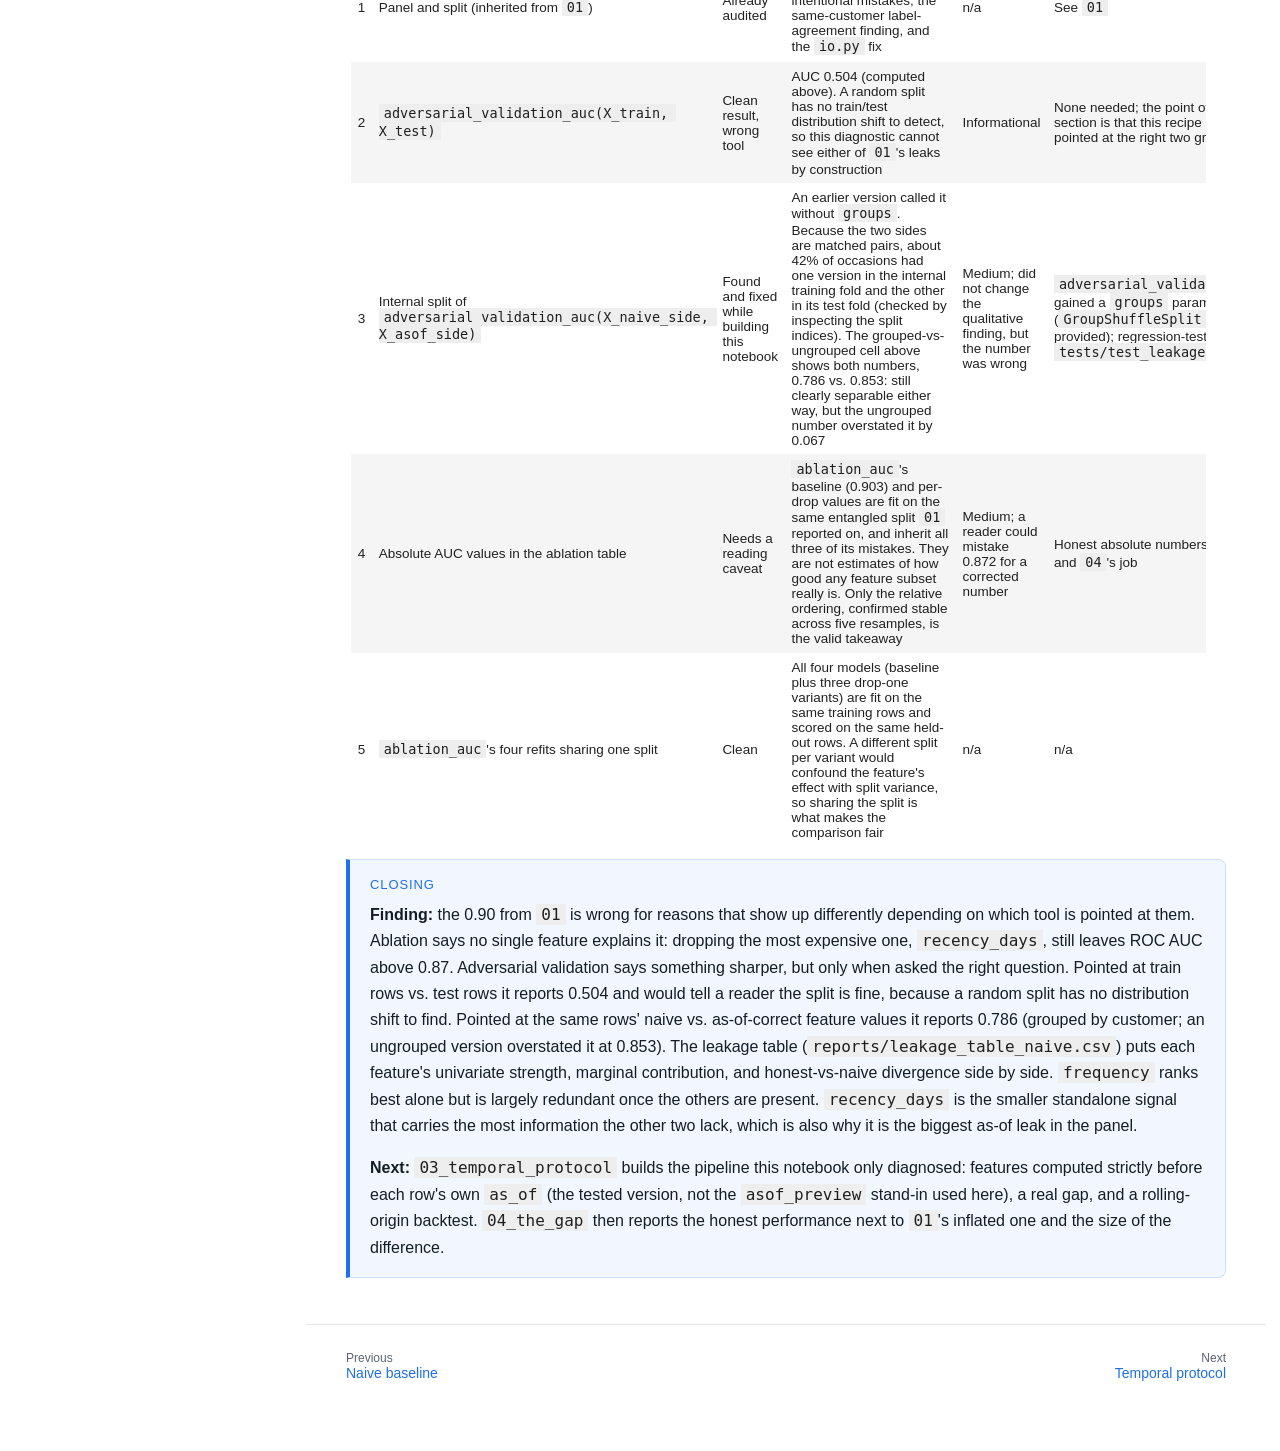
<file: 02_leakage_diagnosis.html>
<!DOCTYPE html>
<html lang="en">
<head>
<meta charset="utf-8">
<meta name="viewport" content="width=device-width, initial-scale=1">
<title>Leakage diagnosis | Why random splits lie about churn</title>
<meta name="description" content="The illusion: Naive baseline and leakage. A controlled demonstration that a random split overstates churn-model ROC AUC by 0.138, and a worked temporal-validation protocol that measures the honest number.">
<meta name="author" content="JT Moeller">
<meta property="og:type" content="article">
<meta property="og:title" content="Leakage diagnosis | Why random splits lie about churn">
<meta property="og:description" content="The illusion: Naive baseline and leakage. A controlled demonstration that a random split overstates churn-model ROC AUC by 0.138, and a worked temporal-validation protocol that measures the honest number.">
<meta property="og:url" content="https://jtdata.github.io/why-random-splits-lie/02_leakage_diagnosis.html">
<meta property="og:image" content="https://jtdata.github.io/why-random-splits-lie/assets/the_gap.png">
<meta name="twitter:card" content="summary_large_image">
<link rel="icon" href="data:image/svg+xml,%3Csvg xmlns='http://www.w3.org/2000/svg' viewBox='0 0 32 32'%3E%3Crect width='32' height='32' rx='6' fill='%23141D26'/%3E%3Crect x='6' y='8' width='8' height='18' fill='%23D6349C'/%3E%3Crect x='18' y='14' width='8' height='12' fill='%23D98E04'/%3E%3C/svg%3E">
<link rel="stylesheet" href="notebook.css">
<link rel="stylesheet" href="site.css">
</head>
<body>
<nav id="site-nav" aria-label="Site">
  <input type="checkbox" id="nav-toggle" class="vh">
  <div class="navhead">
    <a class="brand" href="index.html">Why random splits lie about churn</a>
    <label for="nav-toggle" class="btn menu-btn">Menu</label>
  </div>
  <div class="navbody">
    <div class="sub">A temporal-validation case study. Every number is computed by
    the notebook it appears in.</div>
    <ol><li><a class="item" href="index.html">Summary and headline results</a></li></ol>
    <div class="chapter"><span class="k">Chapter 1</span><span class="t">The illusion</span></div><ol><li><a class="item" href="00_problem_definition.html"><span class="num">00</span>Problem definition</a></li><li><a class="item" href="01_naive_baseline.html"><span class="num">01</span>Naive baseline</a></li><li><a class="item active" href="02_leakage_diagnosis.html"><span class="num">02</span>Leakage diagnosis</a></li></ol><div class="chapter"><span class="k">Chapter 2</span><span class="t">The protocol</span></div><ol><li><a class="item" href="03_temporal_protocol.html"><span class="num">03</span>Temporal protocol</a></li><li><a class="item" href="04_the_gap.html"><span class="num">04</span>The gap</a></li></ol><div class="chapter"><span class="k">Chapter 3</span><span class="t">Decision economics</span></div><ol><li><a class="item" href="05_calibration.html"><span class="num">05</span>Calibration</a></li><li><a class="item" href="06_hazard_framing.html"><span class="num">06</span>Hazard framing</a></li></ol><div class="chapter"><span class="k">Chapter 4</span><span class="t">Generalisation</span></div><ol><li><a class="item" href="07_generalisation.html"><span class="num">07</span>Generalisation</a></li></ol>
    <div class="grouplabel">Reusable artifacts</div>
    <ol><li><a class="item" href="checklist.html">The validation checklist</a></li><li><a class="item" href="decisions.html">Decision records (ADRs)</a></li>
      <li><a class="item" href="index.html#reproducing">Reproduce it</a></li>
      <li><a class="item" href="https://github.com/jtdata/why-random-splits-lie">Source on GitHub</a></li>
    </ol>
    <div class="author-card">
      <span class="name">JT Moeller</span>
      <span class="role">Data scientist</span>
      <p>Model validation, leakage auditing and decision-focused evaluation. Built to be reproduced, not skimmed.</p>
      <div class="links"><a href="https://github.com/jtdata">GitHub</a></div>
    </div>
  </div>
</nav>
<div id="site-main">
<div class="page-top"><span class="crumb">Chapter 1 &middot; <b>The illusion</b> &middot; part 3 of 3</span><button class="btn" id="code-toggle" type="button" aria-pressed="false">Show all code</button></div>
<main>
<div class="jp-Cell jp-MarkdownCell jp-Notebook-cell" id="cell-id=2c7b39f1">
<div class="jp-Cell-inputWrapper" tabindex="0">
<div class="jp-Collapser jp-InputCollapser jp-Cell-inputCollapser">
</div>
<div class="jp-InputArea jp-Cell-inputArea"><div class="jp-InputPrompt jp-InputArea-prompt">
</div><div class="jp-RenderedHTMLCommon jp-RenderedMarkdown jp-MarkdownOutput celltag_title" data-mime-type="text/markdown">
<h1 id="02-Leakage-diagnosis">02 Leakage diagnosis<a class="anchor-link" href="#02-Leakage-diagnosis">¶</a></h1>
</div>
</div>
</div>
</div>
<div class="jp-Cell jp-MarkdownCell jp-Notebook-cell" id="cell-id=4025d199">
<div class="jp-Cell-inputWrapper" tabindex="0">
<div class="jp-Collapser jp-InputCollapser jp-Cell-inputCollapser">
</div>
<div class="jp-InputArea jp-Cell-inputArea"><div class="jp-InputPrompt jp-InputArea-prompt">
</div><div class="jp-RenderedHTMLCommon jp-RenderedMarkdown jp-MarkdownOutput celltag_brief" data-mime-type="text/markdown">
<p><strong>Question this notebook answers:</strong> why is <code>01_naive_baseline</code>'s ROC AUC of
about 0.90 wrong, feature by feature?</p>
<p><strong>Consumes:</strong> the naive panel and split built in <code>01_naive_baseline</code>,
rebuilt here from <code>churnval.naive_baseline</code> and <code>churnval.asof_preview</code>.
Both modules allow reuse through this notebook; the "do not reuse" rule
starts at <code>03_temporal_protocol</code>, which builds the corrected pipeline from
scratch.</p>
<p><strong>Produces:</strong> a leakage table covering each of the three naive features, an
adversarial-validation result, and ablation results, as reusable functions
in <code>churnval.leakage</code> rather than one-off notebook code.</p>
<p><strong>Runtime:</strong> a few minutes, on <code>01</code>'s cached Parquet.</p>
</div>
</div>
</div>
</div>
<div class="jp-Cell jp-MarkdownCell jp-Notebook-cell" id="cell-id=ea34859a">
<div class="jp-Cell-inputWrapper" tabindex="0">
<div class="jp-Collapser jp-InputCollapser jp-Cell-inputCollapser">
</div>
<div class="jp-InputArea jp-Cell-inputArea"><div class="jp-InputPrompt jp-InputArea-prompt">
</div><div class="jp-RenderedHTMLCommon jp-RenderedMarkdown jp-MarkdownOutput" data-mime-type="text/markdown">
<p><code>01_naive_baseline</code> showed <em>that</em> the number is inflated and named three
mechanisms. This notebook builds the general-purpose tools that <code>01</code> left
as one-off checks, and uses them to ask a sharper question: which
diagnostic catches this leak, and which one looks clean while missing it?</p>
<p>The second half of that question matters in practice. Plain adversarial
validation, a classifier trained to tell train rows from test rows, comes
back at chance on this panel. A reader who runs that recipe and stops
there would conclude the split is fine. The reason it comes back clean is
not subtle once stated: a random split produces train and test sets with
the same distribution <em>by construction</em>, whatever the features are.
Adversarial validation detects distribution shift between two groups. It
cannot detect entity overlap or features that read the future, because
neither of those shifts the feature distribution between a random train
set and a random test set. It has to be pointed at two groups that would
actually differ if the leak were present.</p>
</div>
</div>
</div>
</div>
<div class="jp-Cell jp-MarkdownCell jp-Notebook-cell" id="cell-id=0623ccce">
<div class="jp-Cell-inputWrapper" tabindex="0">
<div class="jp-Collapser jp-InputCollapser jp-Cell-inputCollapser">
</div>
<div class="jp-InputArea jp-Cell-inputArea"><div class="jp-InputPrompt jp-InputArea-prompt">
</div><div class="jp-RenderedHTMLCommon jp-RenderedMarkdown jp-MarkdownOutput" data-mime-type="text/markdown">
<h2 id="Rebuild-the-panel-and-split">Rebuild the panel and split<a class="anchor-link" href="#Rebuild-the-panel-and-split">¶</a></h2><p>Identical construction to <code>01_naive_baseline</code>: same origins, same naive
(<code>as_of</code>-blind) features, same <code>GAP_DAYS = 0</code>, same seed. Rebuilding it
rather than loading a saved object keeps this notebook runnable on its own
from a fresh kernel, and guarantees the split below is bit-for-bit the one
<code>01</code> reported on.</p>
</div>
</div>
</div>
</div><div class="jp-Cell jp-CodeCell jp-Notebook-cell" id="cell-id=62ae63cc">
<details class="code-fold">
<summary><span class="fold-kind">Imports and setup</span><span class="fold-n">30 lines</span></summary>
<div class="jp-Cell-inputWrapper" tabindex="0">
<div class="jp-Collapser jp-InputCollapser jp-Cell-inputCollapser">
</div>
<div class="jp-InputArea jp-Cell-inputArea">
<div class="jp-InputPrompt jp-InputArea-prompt">In [1]:</div>
<div class="jp-CodeMirrorEditor jp-Editor jp-InputArea-editor" data-type="inline">
<div class="cm-editor cm-s-jupyter">
<div class="highlight hl-ipython3"><pre><span></span><span class="kn">from</span><span class="w"> </span><span class="nn">datetime</span><span class="w"> </span><span class="kn">import</span> <span class="n">timedelta</span>

<span class="kn">import</span><span class="w"> </span><span class="nn">matplotlib.pyplot</span><span class="w"> </span><span class="k">as</span><span class="w"> </span><span class="nn">plt</span>
<span class="kn">import</span><span class="w"> </span><span class="nn">pandas</span><span class="w"> </span><span class="k">as</span><span class="w"> </span><span class="nn">pd</span>
<span class="kn">from</span><span class="w"> </span><span class="nn">sklearn.model_selection</span><span class="w"> </span><span class="kn">import</span> <span class="n">train_test_split</span>

<span class="kn">from</span><span class="w"> </span><span class="nn">churnval.asof_preview</span><span class="w"> </span><span class="kn">import</span> <span class="n">asof_recency_frequency_monetary</span>
<span class="kn">from</span><span class="w"> </span><span class="nn">churnval.config</span><span class="w"> </span><span class="kn">import</span> <span class="n">DEFAULT_STEP_DAYS</span><span class="p">,</span> <span class="n">PATHS</span><span class="p">,</span> <span class="n">SEED</span>
<span class="kn">from</span><span class="w"> </span><span class="nn">churnval.io</span><span class="w"> </span><span class="kn">import</span> <span class="n">load_online_retail_ii</span>
<span class="kn">from</span><span class="w"> </span><span class="nn">churnval.leakage</span><span class="w"> </span><span class="kn">import</span> <span class="n">ablation_auc</span><span class="p">,</span> <span class="n">adversarial_validation_auc</span><span class="p">,</span> <span class="n">single_feature_auc</span>
<span class="kn">from</span><span class="w"> </span><span class="nn">churnval.naive_baseline</span><span class="w"> </span><span class="kn">import</span> <span class="n">GAP_DAYS</span><span class="p">,</span> <span class="n">HORIZON_DAYS</span><span class="p">,</span> <span class="n">build_naive_panel</span>
<span class="kn">from</span><span class="w"> </span><span class="nn">churnval.plotting</span><span class="w"> </span><span class="kn">import</span> <span class="n">PALETTE</span><span class="p">,</span> <span class="n">set_style</span>
<span class="kn">from</span><span class="w"> </span><span class="nn">churnval.windows</span><span class="w"> </span><span class="kn">import</span> <span class="n">rolling_origins</span>

<span class="n">PATHS</span><span class="o">.</span><span class="n">ensure</span><span class="p">()</span>
<span class="n">set_style</span><span class="p">()</span>
<span class="n">transactions</span> <span class="o">=</span> <span class="n">load_online_retail_ii</span><span class="p">()</span>
<span class="n">first_as_of</span> <span class="o">=</span> <span class="n">transactions</span><span class="p">[</span><span class="s2">"invoice_date"</span><span class="p">]</span><span class="o">.</span><span class="n">min</span><span class="p">()</span><span class="o">.</span><span class="n">normalize</span><span class="p">()</span> <span class="o">+</span> <span class="n">timedelta</span><span class="p">(</span><span class="n">days</span><span class="o">=</span><span class="mi">365</span><span class="p">)</span>
<span class="n">last_event</span> <span class="o">=</span> <span class="n">transactions</span><span class="p">[</span><span class="s2">"invoice_date"</span><span class="p">]</span><span class="o">.</span><span class="n">max</span><span class="p">()</span>
<span class="n">origins</span> <span class="o">=</span> <span class="n">rolling_origins</span><span class="p">(</span>
    <span class="n">first_as_of</span><span class="p">,</span>
    <span class="n">last_event</span><span class="p">,</span>
    <span class="n">gap_days</span><span class="o">=</span><span class="n">GAP_DAYS</span><span class="p">,</span>
    <span class="n">horizon_days</span><span class="o">=</span><span class="n">HORIZON_DAYS</span><span class="p">,</span>
    <span class="n">step_days</span><span class="o">=</span><span class="n">DEFAULT_STEP_DAYS</span><span class="p">,</span>
<span class="p">)</span>
<span class="n">panel</span> <span class="o">=</span> <span class="n">build_naive_panel</span><span class="p">(</span><span class="n">transactions</span><span class="p">,</span> <span class="n">origins</span><span class="p">)</span>

<span class="n">X</span> <span class="o">=</span> <span class="n">panel</span><span class="p">[[</span><span class="s2">"recency_days"</span><span class="p">,</span> <span class="s2">"frequency"</span><span class="p">,</span> <span class="s2">"monetary"</span><span class="p">]]</span>
<span class="n">y</span> <span class="o">=</span> <span class="n">panel</span><span class="p">[</span><span class="s2">"churned"</span><span class="p">]</span>
<span class="n">X_train</span><span class="p">,</span> <span class="n">X_test</span><span class="p">,</span> <span class="n">y_train</span><span class="p">,</span> <span class="n">y_test</span> <span class="o">=</span> <span class="n">train_test_split</span><span class="p">(</span>
    <span class="n">X</span><span class="p">,</span> <span class="n">y</span><span class="p">,</span> <span class="n">test_size</span><span class="o">=</span><span class="mf">0.2</span><span class="p">,</span> <span class="n">random_state</span><span class="o">=</span><span class="n">SEED</span><span class="p">,</span> <span class="n">stratify</span><span class="o">=</span><span class="n">y</span>
<span class="p">)</span>
<span class="nb">print</span><span class="p">(</span><span class="sa">f</span><span class="s2">"</span><span class="si">{</span><span class="nb">len</span><span class="p">(</span><span class="n">panel</span><span class="p">)</span><span class="si">:</span><span class="s2">,</span><span class="si">}</span><span class="s2"> rows, </span><span class="si">{</span><span class="nb">len</span><span class="p">(</span><span class="n">X_train</span><span class="p">)</span><span class="si">:</span><span class="s2">,</span><span class="si">}</span><span class="s2"> train / </span><span class="si">{</span><span class="nb">len</span><span class="p">(</span><span class="n">X_test</span><span class="p">)</span><span class="si">:</span><span class="s2">,</span><span class="si">}</span><span class="s2"> test"</span><span class="p">)</span>
</pre></div>
</div>
</div>
</div>
</div>
</details>
<div class="jp-Cell-outputWrapper">
<div class="jp-Collapser jp-OutputCollapser jp-Cell-outputCollapser">
</div>
<div class="jp-OutputArea jp-Cell-outputArea">
<div class="jp-OutputArea-child">
<div class="jp-OutputPrompt jp-OutputArea-prompt"></div>
<div class="jp-RenderedText jp-OutputArea-output" data-mime-type="text/plain" tabindex="0">
<pre>42,846 rows, 34,276 train / 8,570 test
</pre>
</div>
</div>
</div>
</div>
</div>
<div class="jp-Cell jp-MarkdownCell jp-Notebook-cell" id="cell-id=87175e24">
<div class="jp-Cell-inputWrapper" tabindex="0">
<div class="jp-Collapser jp-InputCollapser jp-Cell-inputCollapser">
</div>
<div class="jp-InputArea jp-Cell-inputArea"><div class="jp-InputPrompt jp-InputArea-prompt">
</div><div class="jp-RenderedHTMLCommon jp-RenderedMarkdown jp-MarkdownOutput" data-mime-type="text/markdown">
<h2 id="Adversarial-validation,-the-standard-way">Adversarial validation, the standard way<a class="anchor-link" href="#Adversarial-validation,-the-standard-way">¶</a></h2><p>Train a classifier to tell train rows from test rows, using the same three
features the naive model uses. If it can, train and test differ
systematically and something is wrong with the split. If it cannot, the
usual reading is "the split is fine".</p>
</div>
</div>
</div>
</div><div class="jp-Cell jp-CodeCell jp-Notebook-cell" id="cell-id=b87cc413">
<details class="code-fold">
<summary><span class="fold-kind">Code</span><span class="fold-n">3 lines</span></summary>
<div class="jp-Cell-inputWrapper" tabindex="0">
<div class="jp-Collapser jp-InputCollapser jp-Cell-inputCollapser">
</div>
<div class="jp-InputArea jp-Cell-inputArea">
<div class="jp-InputPrompt jp-InputArea-prompt">In [2]:</div>
<div class="jp-CodeMirrorEditor jp-Editor jp-InputArea-editor" data-type="inline">
<div class="cm-editor cm-s-jupyter">
<div class="highlight hl-ipython3"><pre><span></span><span class="n">auc_rows_split</span><span class="p">,</span> <span class="n">importance_rows_split</span> <span class="o">=</span> <span class="n">adversarial_validation_auc</span><span class="p">(</span><span class="n">X_train</span><span class="p">,</span> <span class="n">X_test</span><span class="p">,</span> <span class="n">seed</span><span class="o">=</span><span class="n">SEED</span><span class="p">)</span>
<span class="nb">print</span><span class="p">(</span><span class="sa">f</span><span class="s2">"train-vs-test adversarial AUC: </span><span class="si">{</span><span class="n">auc_rows_split</span><span class="si">:</span><span class="s2">.3f</span><span class="si">}</span><span class="s2">"</span><span class="p">)</span>
<span class="n">importance_rows_split</span>
</pre></div>
</div>
</div>
</div>
</div>
</details>
<div class="jp-Cell-outputWrapper">
<div class="jp-Collapser jp-OutputCollapser jp-Cell-outputCollapser">
</div>
<div class="jp-OutputArea jp-Cell-outputArea">
<div class="jp-OutputArea-child">
<div class="jp-OutputPrompt jp-OutputArea-prompt"></div>
<div class="jp-RenderedText jp-OutputArea-output" data-mime-type="text/plain" tabindex="0">
<pre>train-vs-test adversarial AUC: 0.504
</pre>
</div>
</div>
<div class="jp-OutputArea-child jp-OutputArea-executeResult">
<div class="jp-OutputPrompt jp-OutputArea-prompt">Out[2]:</div>
<div class="jp-RenderedText jp-OutputArea-output jp-OutputArea-executeResult" data-mime-type="text/plain" tabindex="0">
<pre>monetary        1266
recency_days    1132
frequency        602
dtype: int32</pre>
</div>
</div>
</div>
</div>
</div>
<div class="jp-Cell jp-MarkdownCell jp-Notebook-cell" id="cell-id=706412ed">
<div class="jp-Cell-inputWrapper" tabindex="0">
<div class="jp-Collapser jp-InputCollapser jp-Cell-inputCollapser">
</div>
<div class="jp-InputArea jp-Cell-inputArea"><div class="jp-InputPrompt jp-InputArea-prompt">
</div><div class="jp-RenderedHTMLCommon jp-RenderedMarkdown jp-MarkdownOutput" data-mime-type="text/markdown">
<p>Barely above chance, as it has to be. A stratified random split draws
train and test from the same rows, so there is no distribution shift for
the classifier to find. This says nothing about whether the features are
safe or whether the same customers sit on both sides. Adversarial
validation is the right tool for a different problem: checking whether a
<em>temporal</em> test set looks like the training data it follows. On a random
split it is guaranteed to pass.</p>
</div>
</div>
</div>
</div>
<div class="jp-Cell jp-MarkdownCell jp-Notebook-cell" id="cell-id=0f3db2ab">
<div class="jp-Cell-inputWrapper" tabindex="0">
<div class="jp-Collapser jp-InputCollapser jp-Cell-inputCollapser">
</div>
<div class="jp-InputArea jp-Cell-inputArea"><div class="jp-InputPrompt jp-InputArea-prompt">
</div><div class="jp-RenderedHTMLCommon jp-RenderedMarkdown jp-MarkdownOutput" data-mime-type="text/markdown">
<h2 id="Adversarial-validation,-pointed-at-what-actually-differs">Adversarial validation, pointed at what actually differs<a class="anchor-link" href="#Adversarial-validation,-pointed-at-what-actually-differs">¶</a></h2><p>The leak in <code>01</code> is that the features a row carries are not the features
that row would have had at its own <code>as_of</code>. So compare those two things
directly: for the <em>same</em> (customer, <code>as_of</code>) rows, can a classifier tell
the naive feature values from the as-of-correct ones?
<code>asof_recency_frequency_monetary</code> (<code>churnval.asof_preview</code>) recomputes
them. If the two are separable, the model in <code>01</code> was trained on inputs it
would never see in production. This is the same training/serving skew
that <code>04_the_gap</code> later measures on the model's output.</p>
<p>One detail needs care. <code>X_naive_side</code> and <code>X_asof_side</code> are <em>matched</em>: row
<code>i</code> of each is the same (customer, <code>as_of</code>) occasion computed two ways. If
the classifier's own internal train/test split puts a customer's naive row
in its training fold and that same customer's as-of row in its test fold,
it can partly recognise the customer (their general spending scale carries
across both versions) instead of the naive-vs-as-of difference, and the
AUC inflates. <code>adversarial_validation_auc</code> takes a <code>groups</code> argument for
this. Passing <code>customer_id</code> keeps both rows of a customer on the same side
of the internal split.</p>
</div>
</div>
</div>
</div><div class="jp-Cell jp-CodeCell jp-Notebook-cell" id="cell-id=05b4f8ca">
<details class="code-fold">
<summary><span class="fold-kind">Code</span><span class="fold-n">21 lines</span></summary>
<div class="jp-Cell-inputWrapper" tabindex="0">
<div class="jp-Collapser jp-InputCollapser jp-Cell-inputCollapser">
</div>
<div class="jp-InputArea jp-Cell-inputArea">
<div class="jp-InputPrompt jp-InputArea-prompt">In [3]:</div>
<div class="jp-CodeMirrorEditor jp-Editor jp-InputArea-editor" data-type="inline">
<div class="cm-editor cm-s-jupyter">
<div class="highlight hl-ipython3"><pre><span></span><span class="n">asof_frames</span> <span class="o">=</span> <span class="p">[]</span>
<span class="k">for</span> <span class="n">window</span> <span class="ow">in</span> <span class="n">origins</span><span class="p">:</span>
    <span class="n">asof_feats</span> <span class="o">=</span> <span class="n">asof_recency_frequency_monetary</span><span class="p">(</span><span class="n">transactions</span><span class="p">,</span> <span class="n">window</span><span class="o">.</span><span class="n">as_of</span><span class="p">)</span>
    <span class="n">row_customers</span> <span class="o">=</span> <span class="n">panel</span><span class="o">.</span><span class="n">loc</span><span class="p">[</span><span class="n">panel</span><span class="p">[</span><span class="s2">"as_of"</span><span class="p">]</span> <span class="o">==</span> <span class="n">window</span><span class="o">.</span><span class="n">as_of</span><span class="p">,</span> <span class="s2">"customer_id"</span><span class="p">]</span>
    <span class="n">sub</span> <span class="o">=</span> <span class="n">asof_feats</span><span class="o">.</span><span class="n">reindex</span><span class="p">(</span><span class="n">row_customers</span><span class="p">)</span><span class="o">.</span><span class="n">reset_index</span><span class="p">()</span><span class="o">.</span><span class="n">rename</span><span class="p">(</span><span class="n">columns</span><span class="o">=</span><span class="p">{</span><span class="s2">"index"</span><span class="p">:</span> <span class="s2">"customer_id"</span><span class="p">})</span>
    <span class="n">sub</span><span class="p">[</span><span class="s2">"as_of"</span><span class="p">]</span> <span class="o">=</span> <span class="n">window</span><span class="o">.</span><span class="n">as_of</span>
    <span class="n">asof_frames</span><span class="o">.</span><span class="n">append</span><span class="p">(</span><span class="n">sub</span><span class="p">)</span>
<span class="n">asof_panel</span> <span class="o">=</span> <span class="n">pd</span><span class="o">.</span><span class="n">concat</span><span class="p">(</span><span class="n">asof_frames</span><span class="p">,</span> <span class="n">ignore_index</span><span class="o">=</span><span class="kc">True</span><span class="p">)</span>
<span class="n">comparison</span> <span class="o">=</span> <span class="n">panel</span><span class="o">.</span><span class="n">merge</span><span class="p">(</span><span class="n">asof_panel</span><span class="p">,</span> <span class="n">on</span><span class="o">=</span><span class="p">[</span><span class="s2">"customer_id"</span><span class="p">,</span> <span class="s2">"as_of"</span><span class="p">],</span> <span class="n">suffixes</span><span class="o">=</span><span class="p">(</span><span class="s2">"_naive"</span><span class="p">,</span> <span class="s2">"_asof"</span><span class="p">))</span>

<span class="n">feature_cols</span> <span class="o">=</span> <span class="p">[</span><span class="s2">"recency_days"</span><span class="p">,</span> <span class="s2">"frequency"</span><span class="p">,</span> <span class="s2">"monetary"</span><span class="p">]</span>
<span class="n">X_naive_side</span> <span class="o">=</span> <span class="n">comparison</span><span class="p">[[</span><span class="sa">f</span><span class="s2">"</span><span class="si">{</span><span class="n">c</span><span class="si">}</span><span class="s2">_naive"</span> <span class="k">for</span> <span class="n">c</span> <span class="ow">in</span> <span class="n">feature_cols</span><span class="p">]]</span><span class="o">.</span><span class="n">rename</span><span class="p">(</span>
    <span class="n">columns</span><span class="o">=</span><span class="k">lambda</span> <span class="n">c</span><span class="p">:</span> <span class="n">c</span><span class="o">.</span><span class="n">removesuffix</span><span class="p">(</span><span class="s2">"_naive"</span><span class="p">)</span>
<span class="p">)</span>
<span class="n">X_asof_side</span> <span class="o">=</span> <span class="n">comparison</span><span class="p">[[</span><span class="sa">f</span><span class="s2">"</span><span class="si">{</span><span class="n">c</span><span class="si">}</span><span class="s2">_asof"</span> <span class="k">for</span> <span class="n">c</span> <span class="ow">in</span> <span class="n">feature_cols</span><span class="p">]]</span><span class="o">.</span><span class="n">rename</span><span class="p">(</span>
    <span class="n">columns</span><span class="o">=</span><span class="k">lambda</span> <span class="n">c</span><span class="p">:</span> <span class="n">c</span><span class="o">.</span><span class="n">removesuffix</span><span class="p">(</span><span class="s2">"_asof"</span><span class="p">)</span>
<span class="p">)</span>
<span class="n">auc_feature_diff</span><span class="p">,</span> <span class="n">importance_feature_diff</span> <span class="o">=</span> <span class="n">adversarial_validation_auc</span><span class="p">(</span>
    <span class="n">X_naive_side</span><span class="p">,</span> <span class="n">X_asof_side</span><span class="p">,</span> <span class="n">seed</span><span class="o">=</span><span class="n">SEED</span><span class="p">,</span> <span class="n">groups</span><span class="o">=</span><span class="n">comparison</span><span class="p">[</span><span class="s2">"customer_id"</span><span class="p">]</span>
<span class="p">)</span>
<span class="nb">print</span><span class="p">(</span><span class="sa">f</span><span class="s2">"naive-vs-as-of-correct adversarial AUC (grouped by customer): </span><span class="si">{</span><span class="n">auc_feature_diff</span><span class="si">:</span><span class="s2">.3f</span><span class="si">}</span><span class="s2">"</span><span class="p">)</span>
<span class="n">importance_feature_diff</span>
</pre></div>
</div>
</div>
</div>
</div>
</details>
<div class="jp-Cell-outputWrapper">
<div class="jp-Collapser jp-OutputCollapser jp-Cell-outputCollapser">
</div>
<div class="jp-OutputArea jp-Cell-outputArea">
<div class="jp-OutputArea-child">
<div class="jp-OutputPrompt jp-OutputArea-prompt"></div>
<div class="jp-RenderedText jp-OutputArea-output" data-mime-type="text/plain" tabindex="0">
<pre>naive-vs-as-of-correct adversarial AUC (grouped by customer): 0.786
</pre>
</div>
</div>
<div class="jp-OutputArea-child jp-OutputArea-executeResult">
<div class="jp-OutputPrompt jp-OutputArea-prompt">Out[3]:</div>
<div class="jp-RenderedText jp-OutputArea-output jp-OutputArea-executeResult" data-mime-type="text/plain" tabindex="0">
<pre>recency_days    1279
monetary        1202
frequency        519
dtype: int32</pre>
</div>
</div>
</div>
</div>
</div>
<div class="jp-Cell jp-MarkdownCell jp-Notebook-cell" id="cell-id=5acc3eea">
<div class="jp-Cell-inputWrapper" tabindex="0">
<div class="jp-Collapser jp-InputCollapser jp-Cell-inputCollapser">
</div>
<div class="jp-InputArea jp-Cell-inputArea"><div class="jp-InputPrompt jp-InputArea-prompt">
</div><div class="jp-RenderedHTMLCommon jp-RenderedMarkdown jp-MarkdownOutput" data-mime-type="text/markdown">
<p>Clearly separable, even with customer identity controlled for. Same three
features, same classifier, same procedure. The only thing that changed is
which two groups are being compared. The internal split's grouping is
worth showing rather than asserting:</p>
</div>
</div>
</div>
</div><div class="jp-Cell jp-CodeCell jp-Notebook-cell" id="cell-id=f3f60d3b">
<details class="code-fold">
<summary><span class="fold-kind">Code</span><span class="fold-n">3 lines</span></summary>
<div class="jp-Cell-inputWrapper" tabindex="0">
<div class="jp-Collapser jp-InputCollapser jp-Cell-inputCollapser">
</div>
<div class="jp-InputArea jp-Cell-inputArea">
<div class="jp-InputPrompt jp-InputArea-prompt">In [4]:</div>
<div class="jp-CodeMirrorEditor jp-Editor jp-InputArea-editor" data-type="inline">
<div class="cm-editor cm-s-jupyter">
<div class="highlight hl-ipython3"><pre><span></span><span class="n">auc_feature_diff_ungrouped</span><span class="p">,</span> <span class="n">_</span> <span class="o">=</span> <span class="n">adversarial_validation_auc</span><span class="p">(</span><span class="n">X_naive_side</span><span class="p">,</span> <span class="n">X_asof_side</span><span class="p">,</span> <span class="n">seed</span><span class="o">=</span><span class="n">SEED</span><span class="p">)</span>
<span class="nb">print</span><span class="p">(</span><span class="sa">f</span><span class="s2">"same comparison, ungrouped internal split: </span><span class="si">{</span><span class="n">auc_feature_diff_ungrouped</span><span class="si">:</span><span class="s2">.3f</span><span class="si">}</span><span class="s2">"</span><span class="p">)</span>
<span class="nb">print</span><span class="p">(</span><span class="sa">f</span><span class="s2">"same comparison, grouped by customer:      </span><span class="si">{</span><span class="n">auc_feature_diff</span><span class="si">:</span><span class="s2">.3f</span><span class="si">}</span><span class="s2">"</span><span class="p">)</span>
</pre></div>
</div>
</div>
</div>
</div>
</details>
<div class="jp-Cell-outputWrapper">
<div class="jp-Collapser jp-OutputCollapser jp-Cell-outputCollapser">
</div>
<div class="jp-OutputArea jp-Cell-outputArea">
<div class="jp-OutputArea-child">
<div class="jp-OutputPrompt jp-OutputArea-prompt"></div>
<div class="jp-RenderedText jp-OutputArea-output" data-mime-type="text/plain" tabindex="0">
<pre>same comparison, ungrouped internal split: 0.853
same comparison, grouped by customer:      0.786
</pre>
</div>
</div>
</div>
</div>
</div>
<div class="jp-Cell jp-MarkdownCell jp-Notebook-cell" id="cell-id=10b8901c">
<div class="jp-Cell-inputWrapper" tabindex="0">
<div class="jp-Collapser jp-InputCollapser jp-Cell-inputCollapser">
</div>
<div class="jp-InputArea jp-Cell-inputArea"><div class="jp-InputPrompt jp-InputArea-prompt">
</div><div class="jp-RenderedHTMLCommon jp-RenderedMarkdown jp-MarkdownOutput" data-mime-type="text/markdown">
<p>Ungrouped overstates it by about 0.07. Both numbers say the same
qualitative thing; only the grouped one is an honest estimate of how much.
The diagnostic for a leaky split has its own split inside it, and that
split needs the same entity discipline as the one being diagnosed.</p>
</div>
</div>
</div>
</div><div class="jp-Cell jp-CodeCell jp-Notebook-cell" id="cell-id=e675e152">
<details class="code-fold">
<summary><span class="fold-kind">Chart code</span><span class="fold-n">24 lines</span></summary>
<div class="jp-Cell-inputWrapper" tabindex="0">
<div class="jp-Collapser jp-InputCollapser jp-Cell-inputCollapser">
</div>
<div class="jp-InputArea jp-Cell-inputArea">
<div class="jp-InputPrompt jp-InputArea-prompt">In [5]:</div>
<div class="jp-CodeMirrorEditor jp-Editor jp-InputArea-editor" data-type="inline">
<div class="cm-editor cm-s-jupyter">
<div class="highlight hl-ipython3"><pre><span></span><span class="n">fig</span><span class="p">,</span> <span class="n">ax</span> <span class="o">=</span> <span class="n">plt</span><span class="o">.</span><span class="n">subplots</span><span class="p">(</span><span class="n">figsize</span><span class="o">=</span><span class="p">(</span><span class="mi">7</span><span class="p">,</span> <span class="mf">3.5</span><span class="p">))</span>
<span class="n">labels</span> <span class="o">=</span> <span class="p">[</span><span class="s2">"train rows</span><span class="se">\n</span><span class="s2">vs. test rows"</span><span class="p">,</span> <span class="s2">"naive features</span><span class="se">\n</span><span class="s2">vs. as-of-correct"</span><span class="p">]</span>
<span class="n">values</span> <span class="o">=</span> <span class="p">[</span><span class="n">auc_rows_split</span><span class="p">,</span> <span class="n">auc_feature_diff</span><span class="p">]</span>
<span class="n">colours</span> <span class="o">=</span> <span class="p">[</span><span class="n">PALETTE</span><span class="p">[</span><span class="s2">"neutral"</span><span class="p">],</span> <span class="n">PALETTE</span><span class="p">[</span><span class="s2">"both"</span><span class="p">]]</span>
<span class="n">bars</span> <span class="o">=</span> <span class="n">ax</span><span class="o">.</span><span class="n">bar</span><span class="p">(</span><span class="n">labels</span><span class="p">,</span> <span class="n">values</span><span class="p">,</span> <span class="n">color</span><span class="o">=</span><span class="n">colours</span><span class="p">)</span>
<span class="n">ax</span><span class="o">.</span><span class="n">axhline</span><span class="p">(</span><span class="mf">0.5</span><span class="p">,</span> <span class="n">color</span><span class="o">=</span><span class="n">PALETTE</span><span class="p">[</span><span class="s2">"reference_line"</span><span class="p">],</span> <span class="n">lw</span><span class="o">=</span><span class="mi">1</span><span class="p">,</span> <span class="n">ls</span><span class="o">=</span><span class="s2">"--"</span><span class="p">)</span>
<span class="n">ax</span><span class="o">.</span><span class="n">text</span><span class="p">(</span><span class="o">-</span><span class="mf">0.55</span><span class="p">,</span> <span class="mf">0.52</span><span class="p">,</span> <span class="s2">"chance"</span><span class="p">,</span> <span class="n">va</span><span class="o">=</span><span class="s2">"bottom"</span><span class="p">,</span> <span class="n">fontsize</span><span class="o">=</span><span class="mi">8</span><span class="p">)</span>
<span class="k">for</span> <span class="n">bar</span><span class="p">,</span> <span class="n">v</span> <span class="ow">in</span> <span class="nb">zip</span><span class="p">(</span><span class="n">bars</span><span class="p">,</span> <span class="n">values</span><span class="p">,</span> <span class="n">strict</span><span class="o">=</span><span class="kc">True</span><span class="p">):</span>
    <span class="n">ax</span><span class="o">.</span><span class="n">text</span><span class="p">(</span>
        <span class="n">bar</span><span class="o">.</span><span class="n">get_x</span><span class="p">()</span> <span class="o">+</span> <span class="n">bar</span><span class="o">.</span><span class="n">get_width</span><span class="p">()</span> <span class="o">/</span> <span class="mi">2</span><span class="p">,</span>
        <span class="n">v</span> <span class="o">+</span> <span class="mf">0.02</span><span class="p">,</span>
        <span class="sa">f</span><span class="s2">"</span><span class="si">{</span><span class="n">v</span><span class="si">:</span><span class="s2">.3f</span><span class="si">}</span><span class="s2">"</span><span class="p">,</span>
        <span class="n">ha</span><span class="o">=</span><span class="s2">"center"</span><span class="p">,</span>
        <span class="n">va</span><span class="o">=</span><span class="s2">"bottom"</span><span class="p">,</span>
        <span class="n">fontsize</span><span class="o">=</span><span class="mi">9</span><span class="p">,</span>
    <span class="p">)</span>
<span class="n">ax</span><span class="o">.</span><span class="n">set_ylim</span><span class="p">(</span><span class="mi">0</span><span class="p">,</span> <span class="mf">1.05</span><span class="p">)</span>
<span class="n">ax</span><span class="o">.</span><span class="n">set_ylabel</span><span class="p">(</span><span class="s2">"adversarial-validation ROC AUC"</span><span class="p">)</span>
<span class="n">ax</span><span class="o">.</span><span class="n">set_title</span><span class="p">(</span><span class="s2">"The standard adversarial-validation recipe misses this leak entirely"</span><span class="p">,</span> <span class="n">loc</span><span class="o">=</span><span class="s2">"left"</span><span class="p">)</span>
<span class="k">for</span> <span class="n">side</span> <span class="ow">in</span> <span class="p">(</span><span class="s2">"top"</span><span class="p">,</span> <span class="s2">"right"</span><span class="p">):</span>
    <span class="n">ax</span><span class="o">.</span><span class="n">spines</span><span class="p">[</span><span class="n">side</span><span class="p">]</span><span class="o">.</span><span class="n">set_visible</span><span class="p">(</span><span class="kc">False</span><span class="p">)</span>
<span class="n">fig</span><span class="o">.</span><span class="n">tight_layout</span><span class="p">()</span>
<span class="n">fig</span><span class="o">.</span><span class="n">savefig</span><span class="p">(</span><span class="n">PATHS</span><span class="o">.</span><span class="n">figures</span> <span class="o">/</span> <span class="s2">"leakage_adversarial_validation.png"</span><span class="p">,</span> <span class="n">dpi</span><span class="o">=</span><span class="mi">200</span><span class="p">)</span>
<span class="c1"># fig</span>
</pre></div>
</div>
</div>
</div>
</div>
</details>
<div class="jp-Cell-outputWrapper">
<div class="jp-Collapser jp-OutputCollapser jp-Cell-outputCollapser">
</div>
<div class="jp-OutputArea jp-Cell-outputArea">
<div class="jp-OutputArea-child">
<div class="jp-OutputPrompt jp-OutputArea-prompt"></div>
<div class="jp-RenderedImage jp-OutputArea-output" tabindex="0">
<img alt="No description has been provided for this image" class="" src="[data-uri]"/>
</div>
</div>
</div>
</div>
</div>
<div class="jp-Cell jp-MarkdownCell jp-Notebook-cell" id="cell-id=30e9e349">
<div class="jp-Cell-inputWrapper" tabindex="0">
<div class="jp-Collapser jp-InputCollapser jp-Cell-inputCollapser">
</div>
<div class="jp-InputArea jp-Cell-inputArea"><div class="jp-InputPrompt jp-InputArea-prompt">
</div><div class="jp-RenderedHTMLCommon jp-RenderedMarkdown jp-MarkdownOutput" data-mime-type="text/markdown">
<h2 id="How-much-does-each-feature-differ-from-its-as-of-correct-value?">How much does each feature differ from its as-of-correct value?<a class="anchor-link" href="#How-much-does-each-feature-differ-from-its-as-of-correct-value?">¶</a></h2><p>The adversarial result says the naive and as-of-correct feature sets are
separable overall. Per feature: how often does the naive value differ at
all, and by how much when it does?</p>
</div>
</div>
</div>
</div><div class="jp-Cell jp-CodeCell jp-Notebook-cell" id="cell-id=51a92a29">
<details class="code-fold">
<summary><span class="fold-kind">Code</span><span class="fold-n">13 lines</span></summary>
<div class="jp-Cell-inputWrapper" tabindex="0">
<div class="jp-Collapser jp-InputCollapser jp-Cell-inputCollapser">
</div>
<div class="jp-InputArea jp-Cell-inputArea">
<div class="jp-InputPrompt jp-InputArea-prompt">In [6]:</div>
<div class="jp-CodeMirrorEditor jp-Editor jp-InputArea-editor" data-type="inline">
<div class="cm-editor cm-s-jupyter">
<div class="highlight hl-ipython3"><pre><span></span><span class="n">delta_rows</span> <span class="o">=</span> <span class="p">[]</span>
<span class="k">for</span> <span class="n">col</span> <span class="ow">in</span> <span class="n">feature_cols</span><span class="p">:</span>
    <span class="n">delta</span> <span class="o">=</span> <span class="n">comparison</span><span class="p">[</span><span class="sa">f</span><span class="s2">"</span><span class="si">{</span><span class="n">col</span><span class="si">}</span><span class="s2">_naive"</span><span class="p">]</span> <span class="o">-</span> <span class="n">comparison</span><span class="p">[</span><span class="sa">f</span><span class="s2">"</span><span class="si">{</span><span class="n">col</span><span class="si">}</span><span class="s2">_asof"</span><span class="p">]</span>
    <span class="n">delta_rows</span><span class="o">.</span><span class="n">append</span><span class="p">(</span>
        <span class="p">{</span>
            <span class="s2">"feature"</span><span class="p">:</span> <span class="n">col</span><span class="p">,</span>
            <span class="s2">"pct rows differing"</span><span class="p">:</span> <span class="p">(</span><span class="n">delta</span> <span class="o">!=</span> <span class="mi">0</span><span class="p">)</span><span class="o">.</span><span class="n">mean</span><span class="p">(),</span>
            <span class="s2">"median delta (naive - as-of)"</span><span class="p">:</span> <span class="n">delta</span><span class="o">.</span><span class="n">median</span><span class="p">(),</span>
            <span class="s2">"mean delta (naive - as-of)"</span><span class="p">:</span> <span class="n">delta</span><span class="o">.</span><span class="n">mean</span><span class="p">(),</span>
        <span class="p">}</span>
    <span class="p">)</span>
<span class="n">delta_table</span> <span class="o">=</span> <span class="n">pd</span><span class="o">.</span><span class="n">DataFrame</span><span class="p">(</span><span class="n">delta_rows</span><span class="p">)</span><span class="o">.</span><span class="n">set_index</span><span class="p">(</span><span class="s2">"feature"</span><span class="p">)</span>
<span class="n">delta_table</span>
</pre></div>
</div>
</div>
</div>
</div>
</details>
<div class="jp-Cell-outputWrapper">
<div class="jp-Collapser jp-OutputCollapser jp-Cell-outputCollapser">
</div>
<div class="jp-OutputArea jp-Cell-outputArea">
<div class="jp-OutputArea-child jp-OutputArea-executeResult">
<div class="jp-OutputPrompt jp-OutputArea-prompt">Out[6]:</div>
<div class="jp-RenderedHTMLCommon jp-RenderedHTML jp-OutputArea-output jp-OutputArea-executeResult" data-mime-type="text/html" tabindex="0">
<div>
<style scoped="">
    .dataframe tbody tr th:only-of-type {
        vertical-align: middle;
    }

    .dataframe tbody tr th {
        vertical-align: top;
    }

    .dataframe thead th {
        text-align: right;
    }
</style>
<table border="1" class="dataframe">
<thead>
<tr style="text-align: right;">
<th></th>
<th>pct rows differing</th>
<th>median delta (naive - as-of)</th>
<th>mean delta (naive - as-of)</th>
</tr>
<tr>
<th>feature</th>
<th></th>
<th></th>
<th></th>
</tr>
</thead>
<tbody>
<tr>
<th>recency_days</th>
<td>0.993885</td>
<td>47.00</td>
<td>76.709541</td>
</tr>
<tr>
<th>frequency</th>
<td>0.592681</td>
<td>1.00</td>
<td>2.383023</td>
</tr>
<tr>
<th>monetary</th>
<td>0.592681</td>
<td>223.95</td>
<td>1212.266357</td>
</tr>
</tbody>
</table>
</div>
</div>
</div>
</div>
</div>
</div>
<div class="jp-Cell jp-MarkdownCell jp-Notebook-cell" id="cell-id=3b27f008">
<div class="jp-Cell-inputWrapper" tabindex="0">
<div class="jp-Collapser jp-InputCollapser jp-Cell-inputCollapser">
</div>
<div class="jp-InputArea jp-Cell-inputArea"><div class="jp-InputPrompt jp-InputArea-prompt">
</div><div class="jp-RenderedHTMLCommon jp-RenderedMarkdown jp-MarkdownOutput" data-mime-type="text/markdown">
<p><code>recency_days</code> differs on almost every row, because it is measured to the
dataset's end for every row regardless of <code>as_of</code>. <code>frequency</code> and
<code>monetary</code> differ only on the roughly 59% of rows where the customer has at
least one transaction between <code>as_of</code> and the dataset's end. Less
pervasive, but when it happens the size of the difference is large:
hundreds of pounds and multiple orders.</p>
</div>
</div>
</div>
</div>
<div class="jp-Cell jp-MarkdownCell jp-Notebook-cell" id="cell-id=002d8d10">
<div class="jp-Cell-inputWrapper" tabindex="0">
<div class="jp-Collapser jp-InputCollapser jp-Cell-inputCollapser">
</div>
<div class="jp-InputArea jp-Cell-inputArea"><div class="jp-InputPrompt jp-InputArea-prompt">
</div><div class="jp-RenderedHTMLCommon jp-RenderedMarkdown jp-MarkdownOutput" data-mime-type="text/markdown">
<h2 id="Ablation-results">Ablation results<a class="anchor-link" href="#Ablation-results">¶</a></h2><p><code>ablation_auc</code> (<code>churnval.leakage</code>) refits with each feature removed in
turn, on the same train/test split <code>01</code> reported on.</p>
</div>
</div>
</div>
</div><div class="jp-Cell jp-CodeCell jp-Notebook-cell" id="cell-id=6cb7231d">
<details class="code-fold">
<summary><span class="fold-kind">Code</span><span class="fold-n">2 lines</span></summary>
<div class="jp-Cell-inputWrapper" tabindex="0">
<div class="jp-Collapser jp-InputCollapser jp-Cell-inputCollapser">
</div>
<div class="jp-InputArea jp-Cell-inputArea">
<div class="jp-InputPrompt jp-InputArea-prompt">In [7]:</div>
<div class="jp-CodeMirrorEditor jp-Editor jp-InputArea-editor" data-type="inline">
<div class="cm-editor cm-s-jupyter">
<div class="highlight hl-ipython3"><pre><span></span><span class="n">ablation</span> <span class="o">=</span> <span class="n">ablation_auc</span><span class="p">(</span><span class="n">X_train</span><span class="p">,</span> <span class="n">y_train</span><span class="p">,</span> <span class="n">X_test</span><span class="p">,</span> <span class="n">y_test</span><span class="p">,</span> <span class="n">seed</span><span class="o">=</span><span class="n">SEED</span><span class="p">)</span>
<span class="n">ablation</span>
</pre></div>
</div>
</div>
</div>
</div>
</details>
<div class="jp-Cell-outputWrapper">
<div class="jp-Collapser jp-OutputCollapser jp-Cell-outputCollapser">
</div>
<div class="jp-OutputArea jp-Cell-outputArea">
<div class="jp-OutputArea-child jp-OutputArea-executeResult">
<div class="jp-OutputPrompt jp-OutputArea-prompt">Out[7]:</div>
<div class="jp-RenderedText jp-OutputArea-output jp-OutputArea-executeResult" data-mime-type="text/plain" tabindex="0">
<pre>all features         0.903140
drop recency_days    0.872385
drop frequency       0.889300
drop monetary        0.900567
dtype: float64</pre>
</div>
</div>
</div>
</div>
</div><div class="jp-Cell jp-CodeCell jp-Notebook-cell" id="cell-id=742b080d">
<details class="code-fold">
<summary><span class="fold-kind">Chart code</span><span class="fold-n">15 lines</span></summary>
<div class="jp-Cell-inputWrapper" tabindex="0">
<div class="jp-Collapser jp-InputCollapser jp-Cell-inputCollapser">
</div>
<div class="jp-InputArea jp-Cell-inputArea">
<div class="jp-InputPrompt jp-InputArea-prompt">In [8]:</div>
<div class="jp-CodeMirrorEditor jp-Editor jp-InputArea-editor" data-type="inline">
<div class="cm-editor cm-s-jupyter">
<div class="highlight hl-ipython3"><pre><span></span><span class="n">fig</span><span class="p">,</span> <span class="n">ax</span> <span class="o">=</span> <span class="n">plt</span><span class="o">.</span><span class="n">subplots</span><span class="p">(</span><span class="n">figsize</span><span class="o">=</span><span class="p">(</span><span class="mi">8</span><span class="p">,</span> <span class="mf">3.2</span><span class="p">))</span>
<span class="n">order</span> <span class="o">=</span> <span class="n">ablation</span><span class="o">.</span><span class="n">sort_values</span><span class="p">()</span>
<span class="n">ax</span><span class="o">.</span><span class="n">barh</span><span class="p">(</span><span class="n">order</span><span class="o">.</span><span class="n">index</span><span class="p">,</span> <span class="n">order</span><span class="o">.</span><span class="n">to_numpy</span><span class="p">(),</span> <span class="n">color</span><span class="o">=</span><span class="n">PALETTE</span><span class="p">[</span><span class="s2">"active"</span><span class="p">])</span>
<span class="k">for</span> <span class="n">i</span><span class="p">,</span> <span class="n">v</span> <span class="ow">in</span> <span class="nb">enumerate</span><span class="p">(</span><span class="n">order</span><span class="o">.</span><span class="n">to_numpy</span><span class="p">()):</span>
    <span class="n">ax</span><span class="o">.</span><span class="n">text</span><span class="p">(</span><span class="n">v</span><span class="p">,</span> <span class="n">i</span><span class="p">,</span> <span class="sa">f</span><span class="s2">" </span><span class="si">{</span><span class="n">v</span><span class="si">:</span><span class="s2">.3f</span><span class="si">}</span><span class="s2">"</span><span class="p">,</span> <span class="n">va</span><span class="o">=</span><span class="s2">"center"</span><span class="p">,</span> <span class="n">fontsize</span><span class="o">=</span><span class="mi">9</span><span class="p">)</span>
<span class="n">ax</span><span class="o">.</span><span class="n">set_xlabel</span><span class="p">(</span><span class="s2">"ROC AUC on the held-out test rows"</span><span class="p">)</span>
<span class="n">ax</span><span class="o">.</span><span class="n">set_title</span><span class="p">(</span>
    <span class="s2">"No single feature explains the inflation,</span><span class="se">\n</span><span class="s2">dropping any one still leaves it above 0.87"</span><span class="p">,</span>
    <span class="n">loc</span><span class="o">=</span><span class="s2">"left"</span><span class="p">,</span>
<span class="p">)</span>
<span class="k">for</span> <span class="n">side</span> <span class="ow">in</span> <span class="p">(</span><span class="s2">"top"</span><span class="p">,</span> <span class="s2">"right"</span><span class="p">):</span>
    <span class="n">ax</span><span class="o">.</span><span class="n">spines</span><span class="p">[</span><span class="n">side</span><span class="p">]</span><span class="o">.</span><span class="n">set_visible</span><span class="p">(</span><span class="kc">False</span><span class="p">)</span>
<span class="n">fig</span><span class="o">.</span><span class="n">tight_layout</span><span class="p">()</span>
<span class="n">fig</span><span class="o">.</span><span class="n">savefig</span><span class="p">(</span><span class="n">PATHS</span><span class="o">.</span><span class="n">figures</span> <span class="o">/</span> <span class="s2">"leakage_ablation.png"</span><span class="p">,</span> <span class="n">dpi</span><span class="o">=</span><span class="mi">200</span><span class="p">)</span>
<span class="c1"># fig</span>
</pre></div>
</div>
</div>
</div>
</div>
</details>
<div class="jp-Cell-outputWrapper">
<div class="jp-Collapser jp-OutputCollapser jp-Cell-outputCollapser">
</div>
<div class="jp-OutputArea jp-Cell-outputArea">
<div class="jp-OutputArea-child">
<div class="jp-OutputPrompt jp-OutputArea-prompt"></div>
<div class="jp-RenderedImage jp-OutputArea-output" tabindex="0">
<img alt="No description has been provided for this image" class="" src="[data-uri]"/>
</div>
</div>
</div>
</div>
</div>
<div class="jp-Cell jp-MarkdownCell jp-Notebook-cell" id="cell-id=b68fa402">
<div class="jp-Cell-inputWrapper" tabindex="0">
<div class="jp-Collapser jp-InputCollapser jp-Cell-inputCollapser">
</div>
<div class="jp-InputArea jp-Cell-inputArea"><div class="jp-InputPrompt jp-InputArea-prompt">
</div><div class="jp-RenderedHTMLCommon jp-RenderedMarkdown jp-MarkdownOutput" data-mime-type="text/markdown">
<p>A caveat on what ablation can show here. Every subset is evaluated on the
same entangled split, so the split leak (mistake #2) is present in every
bar. Ablation can rank the features by how much each one contributes on
top of that; it cannot separate the feature leak from the split leak. That
separation needs both things varied at once, which <code>03</code> and <code>04</code> do.</p>
<h3 id="Is-that-ordering-real,-or-one-lucky-split?">Is that ordering real, or one lucky split?<a class="anchor-link" href="#Is-that-ordering-real,-or-one-lucky-split?">¶</a></h3><p>The ablation above ran once, on <code>01</code>'s exact train/test split. Before
trusting the ordering (<code>recency_days</code> costs the most to remove, <code>monetary</code>
the least), check it against five independent resamples of the same panel:
same features, same labels, a different random 80/20 draw each time.</p>
</div>
</div>
</div>
</div><div class="jp-Cell jp-CodeCell jp-Notebook-cell" id="cell-id=1a4a8c76">
<details class="code-fold">
<summary><span class="fold-kind">Code</span><span class="fold-n">12 lines</span></summary>
<div class="jp-Cell-inputWrapper" tabindex="0">
<div class="jp-Collapser jp-InputCollapser jp-Cell-inputCollapser">
</div>
<div class="jp-InputArea jp-Cell-inputArea">
<div class="jp-InputPrompt jp-InputArea-prompt">In [9]:</div>
<div class="jp-CodeMirrorEditor jp-Editor jp-InputArea-editor" data-type="inline">
<div class="cm-editor cm-s-jupyter">
<div class="highlight hl-ipython3"><pre><span></span><span class="n">resampled_costs</span> <span class="o">=</span> <span class="p">[]</span>
<span class="k">for</span> <span class="n">resample_seed</span> <span class="ow">in</span> <span class="nb">range</span><span class="p">(</span><span class="n">SEED</span><span class="p">,</span> <span class="n">SEED</span> <span class="o">+</span> <span class="mi">5</span><span class="p">):</span>
    <span class="n">X_tr</span><span class="p">,</span> <span class="n">X_te</span><span class="p">,</span> <span class="n">y_tr</span><span class="p">,</span> <span class="n">y_te</span> <span class="o">=</span> <span class="n">train_test_split</span><span class="p">(</span>
        <span class="n">X</span><span class="p">,</span> <span class="n">y</span><span class="p">,</span> <span class="n">test_size</span><span class="o">=</span><span class="mf">0.2</span><span class="p">,</span> <span class="n">random_state</span><span class="o">=</span><span class="n">resample_seed</span><span class="p">,</span> <span class="n">stratify</span><span class="o">=</span><span class="n">y</span>
    <span class="p">)</span>
    <span class="n">result</span> <span class="o">=</span> <span class="n">ablation_auc</span><span class="p">(</span><span class="n">X_tr</span><span class="p">,</span> <span class="n">y_tr</span><span class="p">,</span> <span class="n">X_te</span><span class="p">,</span> <span class="n">y_te</span><span class="p">,</span> <span class="n">seed</span><span class="o">=</span><span class="n">SEED</span><span class="p">)</span>
    <span class="n">cost</span> <span class="o">=</span> <span class="n">result</span><span class="p">[</span><span class="s2">"all features"</span><span class="p">]</span> <span class="o">-</span> <span class="n">result</span><span class="o">.</span><span class="n">drop</span><span class="p">(</span><span class="s2">"all features"</span><span class="p">)</span>
    <span class="n">cost</span><span class="o">.</span><span class="n">index</span> <span class="o">=</span> <span class="n">cost</span><span class="o">.</span><span class="n">index</span><span class="o">.</span><span class="n">str</span><span class="o">.</span><span class="n">removeprefix</span><span class="p">(</span><span class="s2">"drop "</span><span class="p">)</span>
    <span class="n">resampled_costs</span><span class="o">.</span><span class="n">append</span><span class="p">(</span><span class="n">cost</span><span class="p">)</span>
<span class="n">resampled_costs</span> <span class="o">=</span> <span class="n">pd</span><span class="o">.</span><span class="n">DataFrame</span><span class="p">(</span><span class="n">resampled_costs</span><span class="p">)</span>
<span class="n">resampled_costs</span><span class="o">.</span><span class="n">index</span><span class="o">.</span><span class="n">name</span> <span class="o">=</span> <span class="s2">"resample"</span>
<span class="n">resampled_costs</span><span class="o">.</span><span class="n">agg</span><span class="p">([</span><span class="s2">"mean"</span><span class="p">,</span> <span class="s2">"std"</span><span class="p">,</span> <span class="s2">"min"</span><span class="p">,</span> <span class="s2">"max"</span><span class="p">])</span>
</pre></div>
</div>
</div>
</div>
</div>
</details>
<div class="jp-Cell-outputWrapper">
<div class="jp-Collapser jp-OutputCollapser jp-Cell-outputCollapser">
</div>
<div class="jp-OutputArea jp-Cell-outputArea">
<div class="jp-OutputArea-child jp-OutputArea-executeResult">
<div class="jp-OutputPrompt jp-OutputArea-prompt">Out[9]:</div>
<div class="jp-RenderedHTMLCommon jp-RenderedHTML jp-OutputArea-output jp-OutputArea-executeResult" data-mime-type="text/html" tabindex="0">
<div>
<style scoped="">
    .dataframe tbody tr th:only-of-type {
        vertical-align: middle;
    }

    .dataframe tbody tr th {
        vertical-align: top;
    }

    .dataframe thead th {
        text-align: right;
    }
</style>
<table border="1" class="dataframe">
<thead>
<tr style="text-align: right;">
<th></th>
<th>recency_days</th>
<th>frequency</th>
<th>monetary</th>
</tr>
</thead>
<tbody>
<tr>
<th>mean</th>
<td>0.031812</td>
<td>0.012407</td>
<td>0.002610</td>
</tr>
<tr>
<th>std</th>
<td>0.001234</td>
<td>0.001386</td>
<td>0.000472</td>
</tr>
<tr>
<th>min</th>
<td>0.030461</td>
<td>0.011111</td>
<td>0.002185</td>
</tr>
<tr>
<th>max</th>
<td>0.033439</td>
<td>0.013968</td>
<td>0.003405</td>
</tr>
</tbody>
</table>
</div>
</div>
</div>
</div>
</div>
</div>
<div class="jp-Cell jp-MarkdownCell jp-Notebook-cell" id="cell-id=ce3dffff">
<div class="jp-Cell-inputWrapper" tabindex="0">
<div class="jp-Collapser jp-InputCollapser jp-Cell-inputCollapser">
</div>
<div class="jp-InputArea jp-Cell-inputArea"><div class="jp-InputPrompt jp-InputArea-prompt">
</div><div class="jp-RenderedHTMLCommon jp-RenderedMarkdown jp-MarkdownOutput" data-mime-type="text/markdown">
<p>The ranges do not overlap. In every resample <code>recency_days</code> costs more
than <code>frequency</code>, which costs more than <code>monetary</code>. The ordering is a
property of the panel, not of which 20% of rows happened to land in test.</p>
</div>
</div>
</div>
</div>
<div class="jp-Cell jp-MarkdownCell jp-Notebook-cell" id="cell-id=2946f91e">
<div class="jp-Cell-inputWrapper" tabindex="0">
<div class="jp-Collapser jp-InputCollapser jp-Cell-inputCollapser">
</div>
<div class="jp-InputArea jp-Cell-inputArea"><div class="jp-InputPrompt jp-InputArea-prompt">
</div><div class="jp-RenderedHTMLCommon jp-RenderedMarkdown jp-MarkdownOutput" data-mime-type="text/markdown">
<h2 id="The-leakage-table">The leakage table<a class="anchor-link" href="#The-leakage-table">¶</a></h2><p>Everything above, per feature, in one place: how strong the feature looks
alone (<code>single_feature_auc</code>, over the full panel of 42,846 rows), how much
of the model's score it is responsible for on <code>01</code>'s held-out test rows
(ablation cost, 8,570 rows), and how often and how much it differs from
its honestly computed value (full panel again). The three AUC columns are
not computed on the same rows, which is why the column names say so.</p>
</div>
</div>
</div>
</div><div class="jp-Cell jp-CodeCell jp-Notebook-cell" id="cell-id=741ef964">
<details class="code-fold">
<summary><span class="fold-kind">Code</span><span class="fold-n">14 lines</span></summary>
<div class="jp-Cell-inputWrapper" tabindex="0">
<div class="jp-Collapser jp-InputCollapser jp-Cell-inputCollapser">
</div>
<div class="jp-InputArea jp-Cell-inputArea">
<div class="jp-InputPrompt jp-InputArea-prompt">In [10]:</div>
<div class="jp-CodeMirrorEditor jp-Editor jp-InputArea-editor" data-type="inline">
<div class="cm-editor cm-s-jupyter">
<div class="highlight hl-ipython3"><pre><span></span><span class="n">single_auc</span> <span class="o">=</span> <span class="n">single_feature_auc</span><span class="p">(</span><span class="n">X</span><span class="p">,</span> <span class="n">y</span><span class="p">)</span>
<span class="n">ablation_cost</span> <span class="o">=</span> <span class="n">ablation</span><span class="p">[</span><span class="s2">"all features"</span><span class="p">]</span> <span class="o">-</span> <span class="n">ablation</span><span class="o">.</span><span class="n">drop</span><span class="p">(</span><span class="s2">"all features"</span><span class="p">)</span>
<span class="n">ablation_cost</span><span class="o">.</span><span class="n">index</span> <span class="o">=</span> <span class="n">ablation_cost</span><span class="o">.</span><span class="n">index</span><span class="o">.</span><span class="n">str</span><span class="o">.</span><span class="n">removeprefix</span><span class="p">(</span><span class="s2">"drop "</span><span class="p">)</span>

<span class="n">leakage_table</span> <span class="o">=</span> <span class="n">pd</span><span class="o">.</span><span class="n">DataFrame</span><span class="p">(</span>
    <span class="p">{</span>
        <span class="s2">"single-feature AUC (full panel)"</span><span class="p">:</span> <span class="n">single_auc</span><span class="p">,</span>
        <span class="s2">"ablation cost, AUC (test split only)"</span><span class="p">:</span> <span class="n">ablation_cost</span><span class="p">,</span>
        <span class="s2">"pct rows differing from as-of-correct (full panel)"</span><span class="p">:</span> <span class="n">delta_table</span><span class="p">[</span><span class="s2">"pct rows differing"</span><span class="p">],</span>
        <span class="s2">"median delta (naive - as-of)"</span><span class="p">:</span> <span class="n">delta_table</span><span class="p">[</span><span class="s2">"median delta (naive - as-of)"</span><span class="p">],</span>
    <span class="p">}</span>
<span class="p">)</span><span class="o">.</span><span class="n">sort_values</span><span class="p">(</span><span class="s2">"ablation cost, AUC (test split only)"</span><span class="p">,</span> <span class="n">ascending</span><span class="o">=</span><span class="kc">False</span><span class="p">)</span>

<span class="n">leakage_table_path</span> <span class="o">=</span> <span class="n">PATHS</span><span class="o">.</span><span class="n">reports</span> <span class="o">/</span> <span class="s2">"leakage_table_naive.csv"</span>
<span class="n">leakage_table</span><span class="o">.</span><span class="n">to_csv</span><span class="p">(</span><span class="n">leakage_table_path</span><span class="p">)</span>
<span class="n">leakage_table</span>
</pre></div>
</div>
</div>
</div>
</div>
</details>
<div class="jp-Cell-outputWrapper">
<div class="jp-Collapser jp-OutputCollapser jp-Cell-outputCollapser">
</div>
<div class="jp-OutputArea jp-Cell-outputArea">
<div class="jp-OutputArea-child jp-OutputArea-executeResult">
<div class="jp-OutputPrompt jp-OutputArea-prompt">Out[10]:</div>
<div class="jp-RenderedHTMLCommon jp-RenderedHTML jp-OutputArea-output jp-OutputArea-executeResult" data-mime-type="text/html" tabindex="0">
<div>
<style scoped="">
    .dataframe tbody tr th:only-of-type {
        vertical-align: middle;
    }

    .dataframe tbody tr th {
        vertical-align: top;
    }

    .dataframe thead th {
        text-align: right;
    }
</style>
<table border="1" class="dataframe">
<thead>
<tr style="text-align: right;">
<th></th>
<th>single-feature AUC (full panel)</th>
<th>ablation cost, AUC (test split only)</th>
<th>pct rows differing from as-of-correct (full panel)</th>
<th>median delta (naive - as-of)</th>
</tr>
</thead>
<tbody>
<tr>
<th>recency_days</th>
<td>0.827174</td>
<td>0.030755</td>
<td>0.993885</td>
<td>47.00</td>
</tr>
<tr>
<th>frequency</th>
<td>0.859481</td>
<td>0.013840</td>
<td>0.592681</td>
<td>1.00</td>
</tr>
<tr>
<th>monetary</th>
<td>0.824631</td>
<td>0.002573</td>
<td>0.592681</td>
<td>223.95</td>
</tr>
</tbody>
</table>
</div>
</div>
</div>
</div>
</div>
</div>
<div class="jp-Cell jp-MarkdownCell jp-Notebook-cell" id="cell-id=c1c7cc52">
<div class="jp-Cell-inputWrapper" tabindex="0">
<div class="jp-Collapser jp-InputCollapser jp-Cell-inputCollapser">
</div>
<div class="jp-InputArea jp-Cell-inputArea"><div class="jp-InputPrompt jp-InputArea-prompt">
</div><div class="jp-RenderedHTMLCommon jp-RenderedMarkdown jp-MarkdownOutput" data-mime-type="text/markdown">
<p>The columns disagree about which feature matters most, and the
disagreement is informative. <code>frequency</code> has the highest single-feature
AUC: alone, it ranks customers best. But <code>recency_days</code> costs the most to
remove from the full model, differs from its honest value on almost every
row, and is what the naive-vs-as-of classifier leans on hardest. Read
together: <code>frequency</code> is a strong standalone ranker that is largely
redundant once the other two are present, while <code>recency_days</code> carries
information the others do not, which also makes it the single biggest
as-of leak in this panel.</p>
</div>
</div>
</div>
</div>
<div class="jp-Cell jp-MarkdownCell jp-Notebook-cell" id="cell-id=1e0b071e">
<div class="jp-Cell-inputWrapper" tabindex="0">
<div class="jp-Collapser jp-InputCollapser jp-Cell-inputCollapser">
</div>
<div class="jp-InputArea jp-Cell-inputArea"><div class="jp-InputPrompt jp-InputArea-prompt">
</div><div class="jp-RenderedHTMLCommon jp-RenderedMarkdown jp-MarkdownOutput celltag_audit" data-mime-type="text/markdown">
<hr/>
<h2 id="Leakage-audit">Leakage audit<a class="anchor-link" href="#Leakage-audit">¶</a></h2><p>Covers this notebook's own diagnostics. <code>01</code>'s audit of the underlying
panel and split stands as written and is not repeated.</p>
<table>
<thead>
<tr>
<th>#</th>
<th>Component</th>
<th>Leak class</th>
<th>Evidence</th>
<th>Severity</th>
<th>Fix</th>
</tr>
</thead>
<tbody>
<tr>
<td>1</td>
<td>Panel and split (inherited from <code>01</code>)</td>
<td>Already audited</td>
<td><code>01_naive_baseline</code>'s audit covers the three intentional mistakes, the same-customer label-agreement finding, and the <code>io.py</code> fix</td>
<td>n/a</td>
<td>See <code>01</code></td>
</tr>
<tr>
<td>2</td>
<td><code>adversarial_validation_auc(X_train, X_test)</code></td>
<td>Clean result, wrong tool</td>
<td>AUC 0.504 (computed above). A random split has no train/test distribution shift to detect, so this diagnostic cannot see either of <code>01</code>'s leaks by construction</td>
<td>Informational</td>
<td>None needed; the point of the first section is that this recipe has to be pointed at the right two groups</td>
</tr>
<tr>
<td>3</td>
<td>Internal split of <code>adversarial_validation_auc(X_naive_side, X_asof_side)</code></td>
<td>Found and fixed while building this notebook</td>
<td>An earlier version called it without <code>groups</code>. Because the two sides are matched pairs, about 42% of occasions had one version in the internal training fold and the other in its test fold (checked by inspecting the split indices). The grouped-vs-ungrouped cell above shows both numbers, 0.786 vs. 0.853: still clearly separable either way, but the ungrouped number overstated it by 0.067</td>
<td>Medium; did not change the qualitative finding, but the number was wrong</td>
<td><code>adversarial_validation_auc</code> gained a <code>groups</code> parameter (<code>GroupShuffleSplit</code> when provided); regression-tested in <code>tests/test_leakage.py</code></td>
</tr>
<tr>
<td>4</td>
<td>Absolute AUC values in the ablation table</td>
<td>Needs a reading caveat</td>
<td><code>ablation_auc</code>'s baseline (0.903) and per-drop values are fit on the same entangled split <code>01</code> reported on, and inherit all three of its mistakes. They are not estimates of how good any feature subset really is. Only the relative ordering, confirmed stable across five resamples, is the valid takeaway</td>
<td>Medium; a reader could mistake 0.872 for a corrected number</td>
<td>Honest absolute numbers are <code>03</code>'s and <code>04</code>'s job</td>
</tr>
<tr>
<td>5</td>
<td><code>ablation_auc</code>'s four refits sharing one split</td>
<td>Clean</td>
<td>All four models (baseline plus three drop-one variants) are fit on the same training rows and scored on the same held-out rows. A different split per variant would confound the feature's effect with split variance, so sharing the split is what makes the comparison fair</td>
<td>n/a</td>
<td>n/a</td>
</tr>
</tbody>
</table>
</div>
</div>
</div>
</div>
<div class="jp-Cell jp-MarkdownCell jp-Notebook-cell" id="cell-id=7ea80b34">
<div class="jp-Cell-inputWrapper" tabindex="0">
<div class="jp-Collapser jp-InputCollapser jp-Cell-inputCollapser">
</div>
<div class="jp-InputArea jp-Cell-inputArea"><div class="jp-InputPrompt jp-InputArea-prompt">
</div><div class="jp-RenderedHTMLCommon jp-RenderedMarkdown jp-MarkdownOutput celltag_closing" data-mime-type="text/markdown">
<hr/>
<h2 id="Closing">Closing<a class="anchor-link" href="#Closing">¶</a></h2><p><strong>Finding:</strong> the 0.90 from <code>01</code> is wrong for reasons that show up
differently depending on which tool is pointed at them. Ablation says no
single feature explains it: dropping the most expensive one,
<code>recency_days</code>, still leaves ROC AUC above 0.87. Adversarial validation
says something sharper, but only when asked the right question. Pointed at
train rows vs. test rows it reports 0.504 and would tell a reader the split
is fine, because a random split has no distribution shift to find. Pointed
at the same rows' naive vs. as-of-correct feature values it reports 0.786
(grouped by customer; an ungrouped version overstated it at 0.853). The
leakage table (<code>reports/leakage_table_naive.csv</code>) puts each feature's
univariate strength, marginal contribution, and honest-vs-naive divergence
side by side. <code>frequency</code> ranks best alone but is largely redundant once
the others are present. <code>recency_days</code> is the smaller standalone signal
that carries the most information the other two lack, which is also why
it is the biggest as-of leak in the panel.</p>
<p><strong>Next:</strong> <code>03_temporal_protocol</code> builds the pipeline this notebook only
diagnosed: features computed strictly before each row's own <code>as_of</code> (the
tested version, not the <code>asof_preview</code> stand-in used here), a real gap,
and a rolling-origin backtest. <code>04_the_gap</code> then reports the honest
performance next to <code>01</code>'s inflated one and the size of the difference.</p>
</div>
</div>
</div>
</div>
</main>

<div id="pager"><a href="01_naive_baseline.html"><span class="lbl">Previous</span>Naive baseline</a><a href="03_temporal_protocol.html" style="text-align:right"><span class="lbl">Next</span>Temporal protocol</a></div>
</div>
<script>
(function () {
  var btn = document.getElementById('code-toggle');
  if (!btn) return;
  var folds = document.querySelectorAll('details.code-fold');
  if (!folds.length) { btn.style.display = 'none'; return; }
  function set(open) {
    folds.forEach(function (d) { d.open = open; });
    btn.textContent = open ? 'Hide all code' : 'Show all code';
    btn.setAttribute('aria-pressed', open ? 'true' : 'false');
    try { localStorage.setItem('showCode', open ? '1' : '0'); } catch (e) {}
  }
  var saved = null;
  try { saved = localStorage.getItem('showCode'); } catch (e) {}
  if (saved === '1') set(true);
  btn.addEventListener('click', function () {
    set(btn.getAttribute('aria-pressed') !== 'true');
  });
})();
</script>
</body>
</html>
</file>
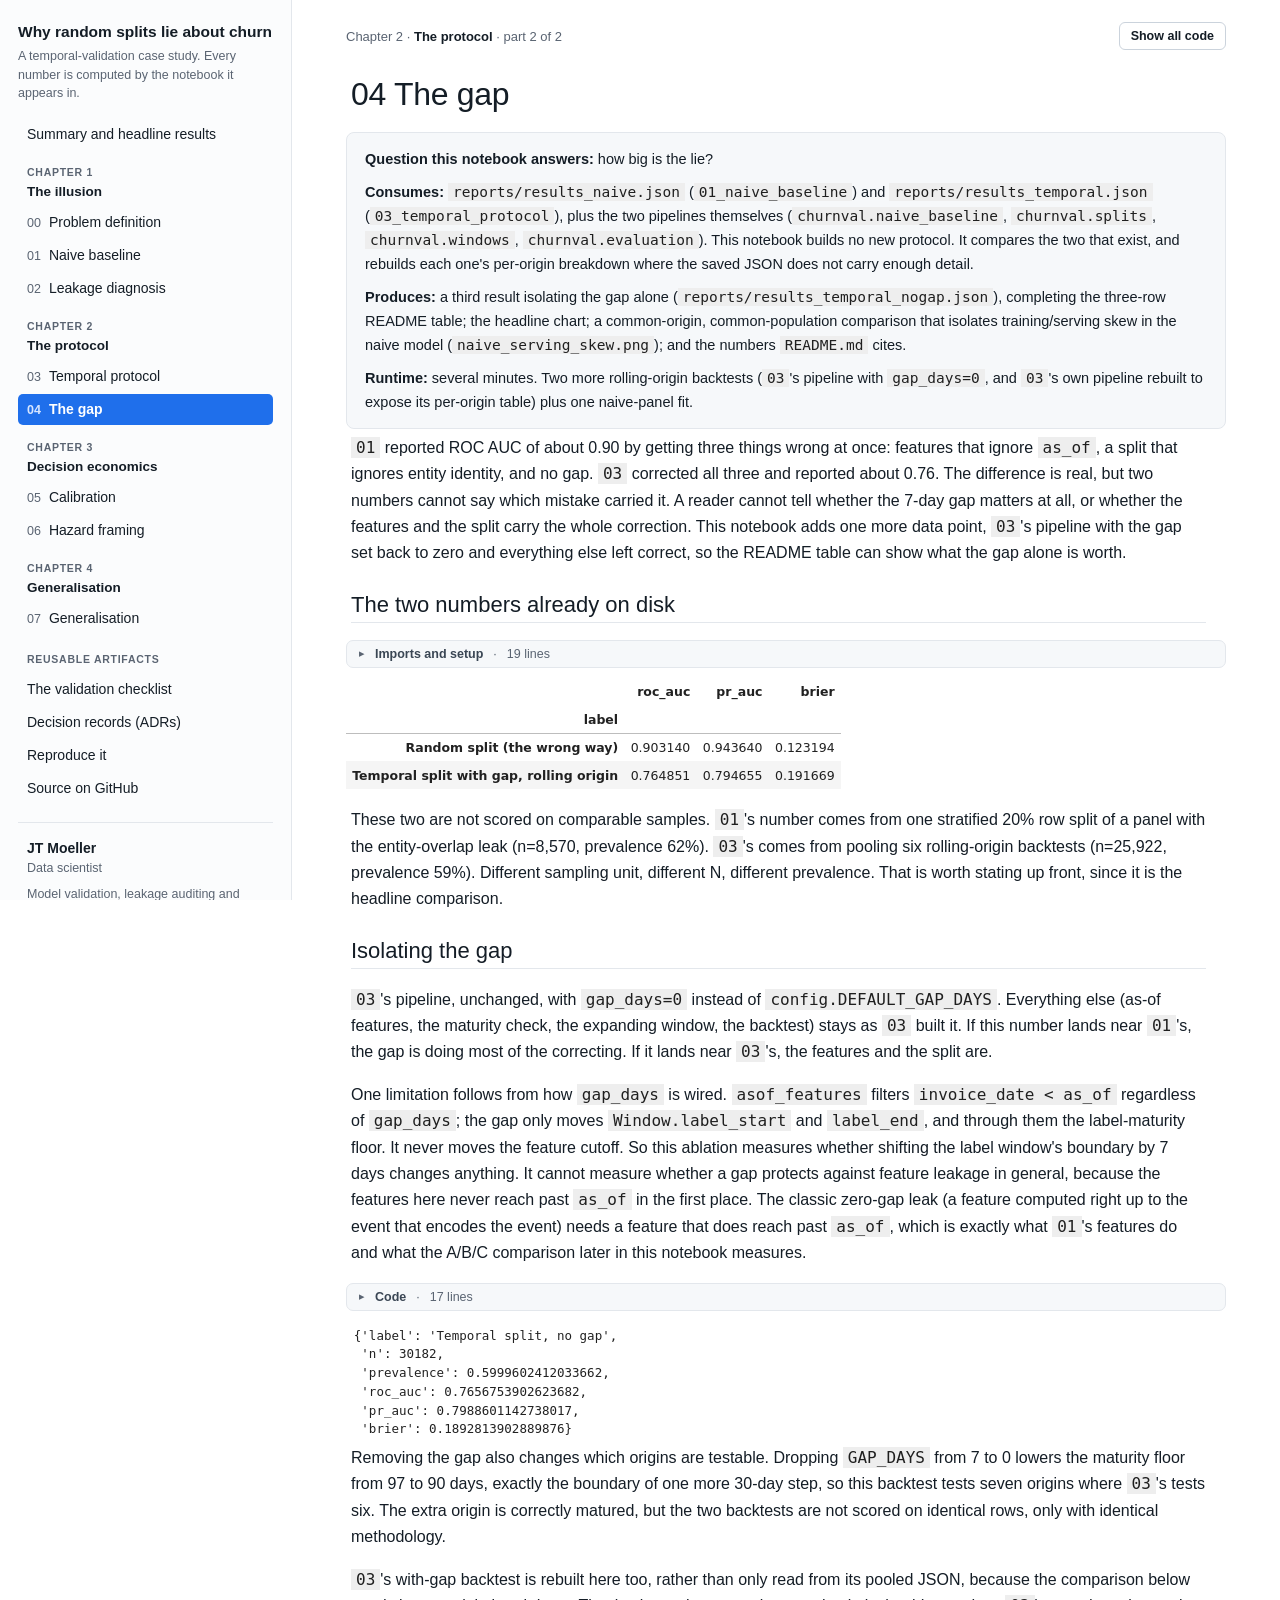
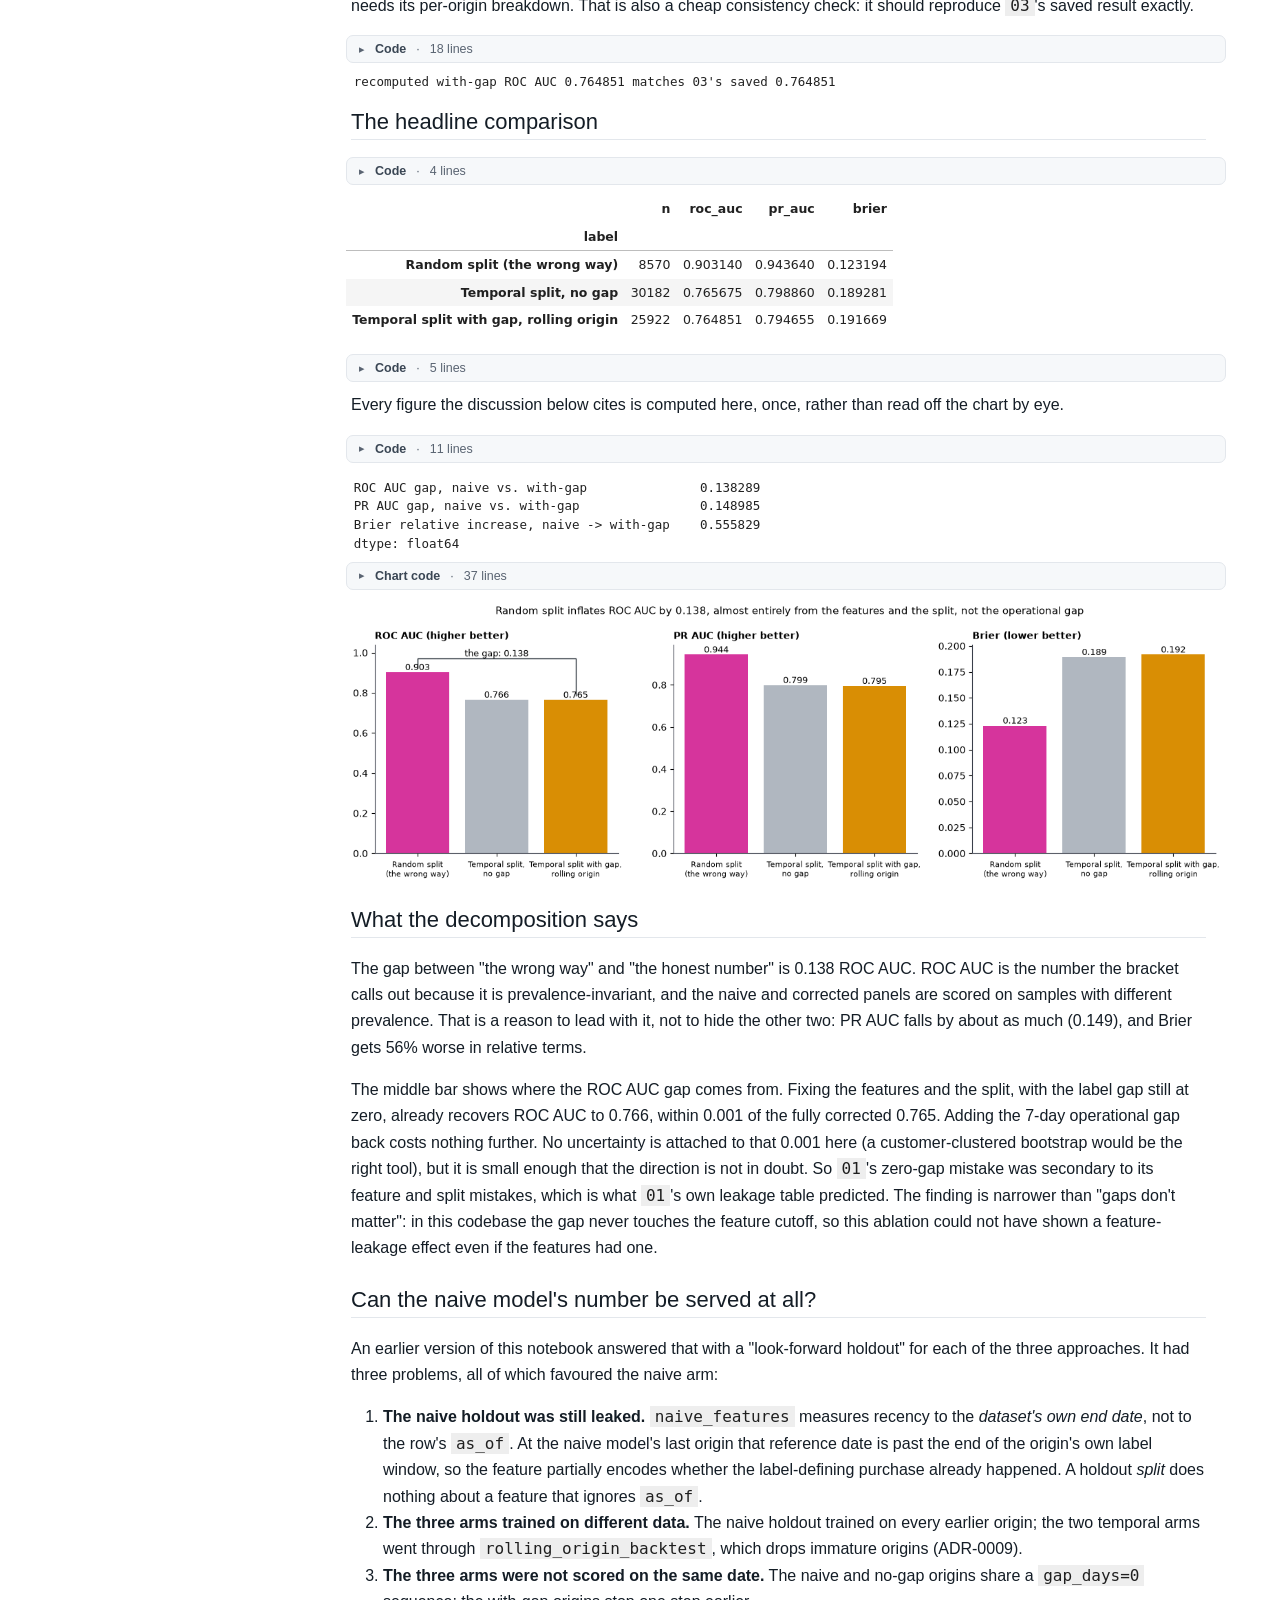
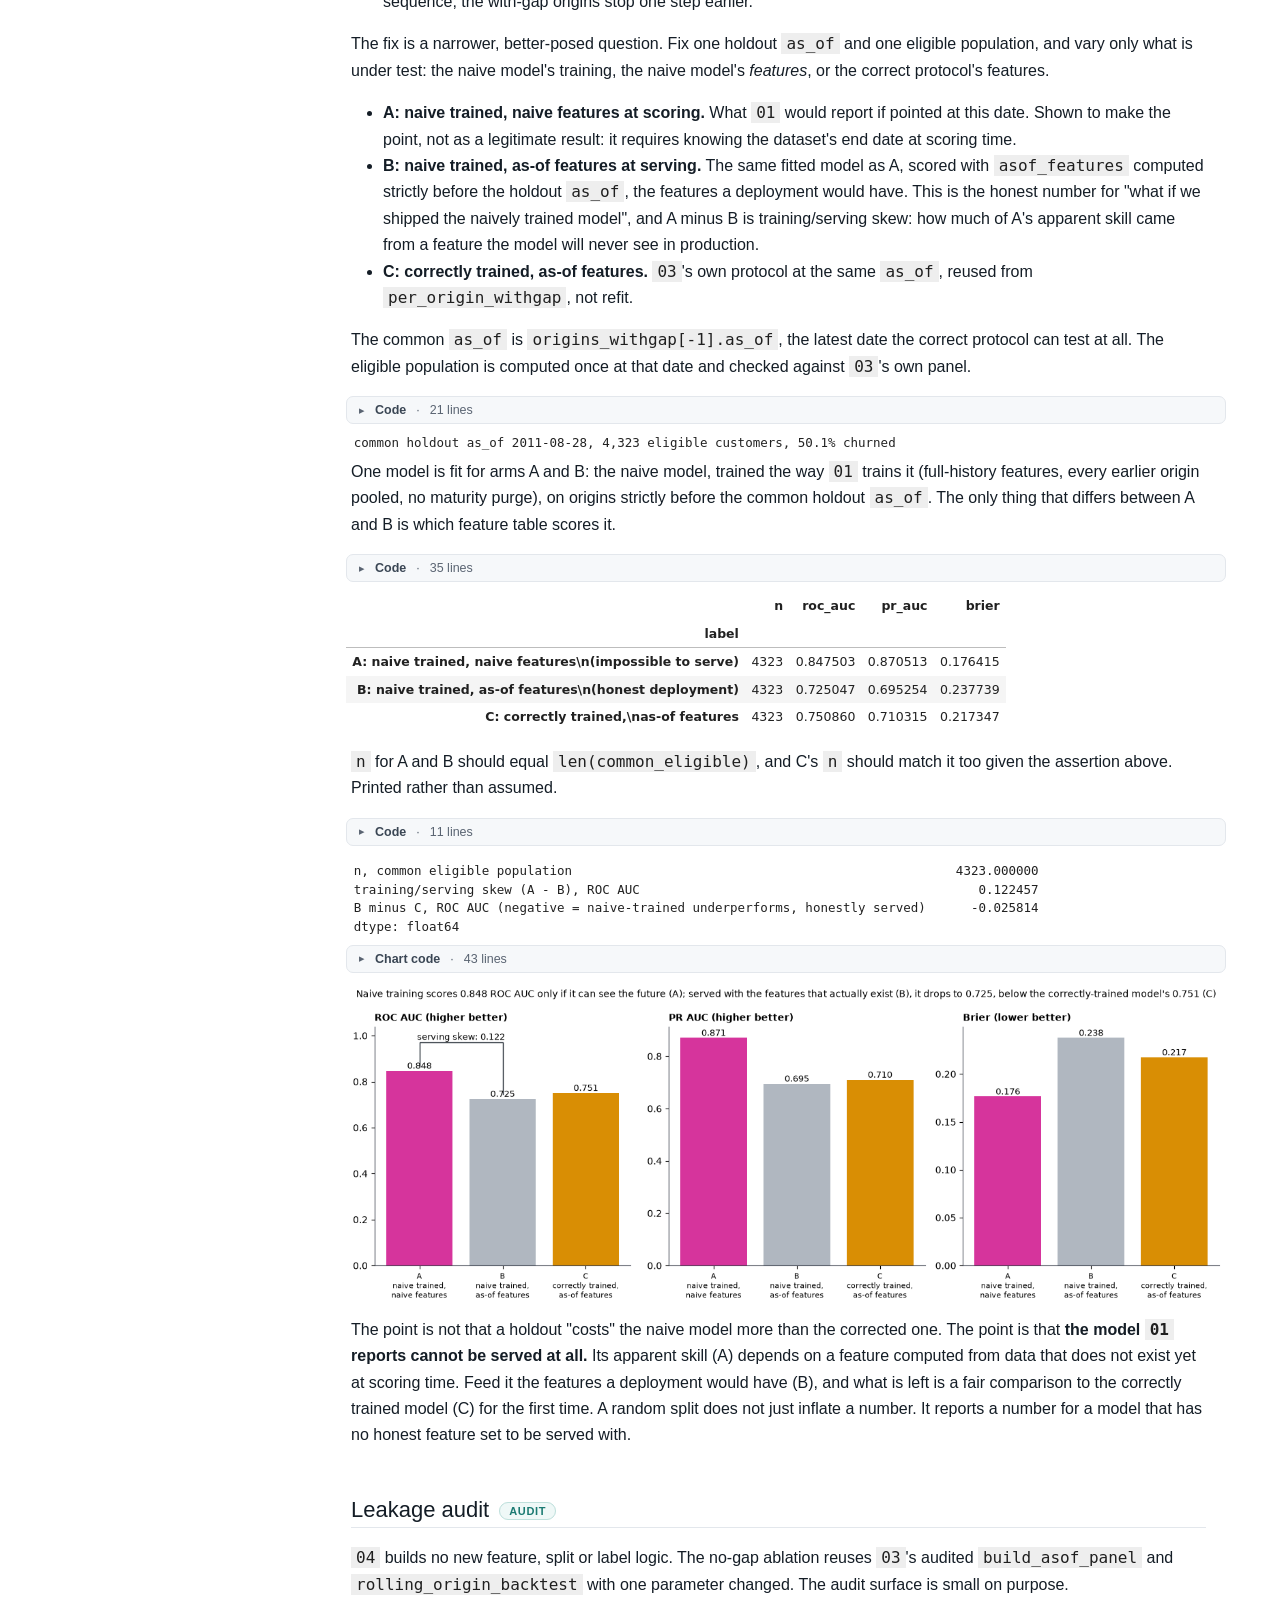
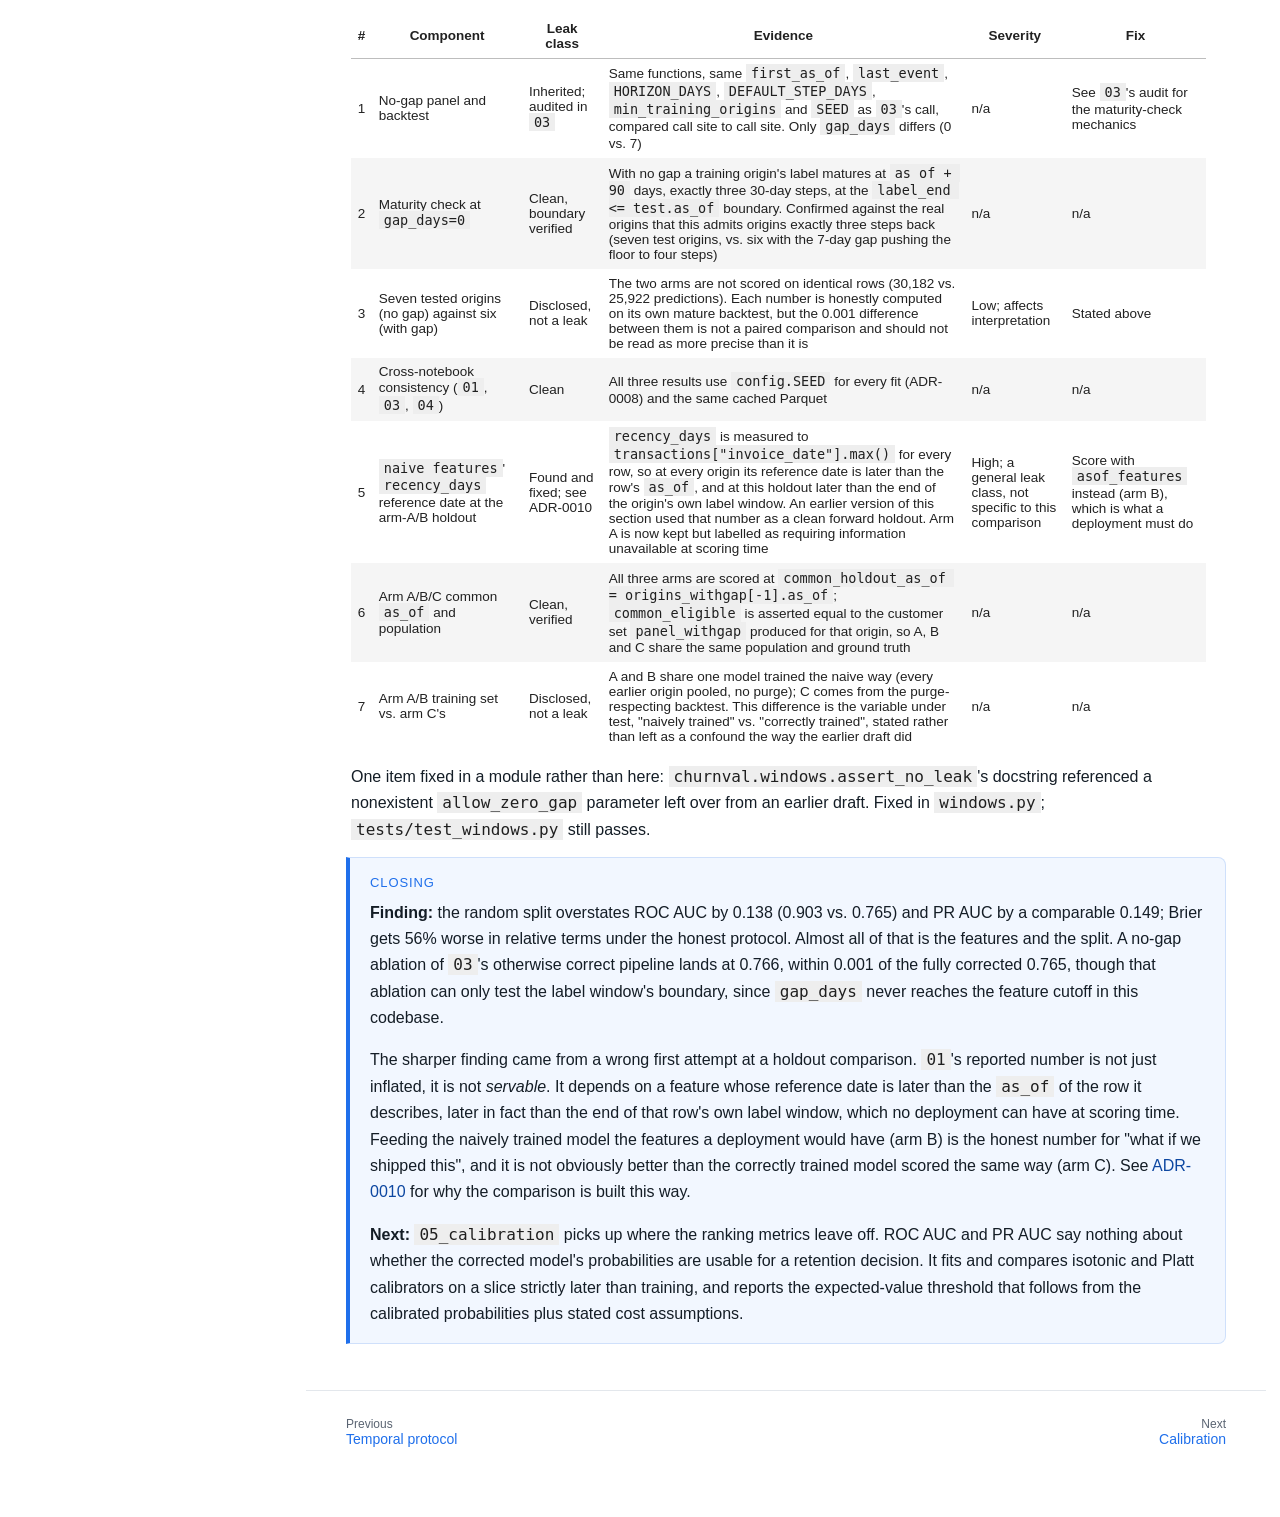
<file: 04_the_gap.html>
<!DOCTYPE html>
<html lang="en">
<head>
<meta charset="utf-8">
<meta name="viewport" content="width=device-width, initial-scale=1">
<title>The gap | Why random splits lie about churn</title>
<meta name="description" content="The protocol: Temporal splits and the gap. A controlled demonstration that a random split overstates churn-model ROC AUC by 0.138, and a worked temporal-validation protocol that measures the honest number.">
<meta name="author" content="JT Moeller">
<meta property="og:type" content="article">
<meta property="og:title" content="The gap | Why random splits lie about churn">
<meta property="og:description" content="The protocol: Temporal splits and the gap. A controlled demonstration that a random split overstates churn-model ROC AUC by 0.138, and a worked temporal-validation protocol that measures the honest number.">
<meta property="og:url" content="https://jtdata.github.io/why-random-splits-lie/04_the_gap.html">
<meta property="og:image" content="https://jtdata.github.io/why-random-splits-lie/assets/the_gap.png">
<meta name="twitter:card" content="summary_large_image">
<link rel="icon" href="data:image/svg+xml,%3Csvg xmlns='http://www.w3.org/2000/svg' viewBox='0 0 32 32'%3E%3Crect width='32' height='32' rx='6' fill='%23141D26'/%3E%3Crect x='6' y='8' width='8' height='18' fill='%23D6349C'/%3E%3Crect x='18' y='14' width='8' height='12' fill='%23D98E04'/%3E%3C/svg%3E">
<link rel="stylesheet" href="notebook.css">
<link rel="stylesheet" href="site.css">
</head>
<body>
<nav id="site-nav" aria-label="Site">
  <input type="checkbox" id="nav-toggle" class="vh">
  <div class="navhead">
    <a class="brand" href="index.html">Why random splits lie about churn</a>
    <label for="nav-toggle" class="btn menu-btn">Menu</label>
  </div>
  <div class="navbody">
    <div class="sub">A temporal-validation case study. Every number is computed by
    the notebook it appears in.</div>
    <ol><li><a class="item" href="index.html">Summary and headline results</a></li></ol>
    <div class="chapter"><span class="k">Chapter 1</span><span class="t">The illusion</span></div><ol><li><a class="item" href="00_problem_definition.html"><span class="num">00</span>Problem definition</a></li><li><a class="item" href="01_naive_baseline.html"><span class="num">01</span>Naive baseline</a></li><li><a class="item" href="02_leakage_diagnosis.html"><span class="num">02</span>Leakage diagnosis</a></li></ol><div class="chapter"><span class="k">Chapter 2</span><span class="t">The protocol</span></div><ol><li><a class="item" href="03_temporal_protocol.html"><span class="num">03</span>Temporal protocol</a></li><li><a class="item active" href="04_the_gap.html"><span class="num">04</span>The gap</a></li></ol><div class="chapter"><span class="k">Chapter 3</span><span class="t">Decision economics</span></div><ol><li><a class="item" href="05_calibration.html"><span class="num">05</span>Calibration</a></li><li><a class="item" href="06_hazard_framing.html"><span class="num">06</span>Hazard framing</a></li></ol><div class="chapter"><span class="k">Chapter 4</span><span class="t">Generalisation</span></div><ol><li><a class="item" href="07_generalisation.html"><span class="num">07</span>Generalisation</a></li></ol>
    <div class="grouplabel">Reusable artifacts</div>
    <ol><li><a class="item" href="checklist.html">The validation checklist</a></li><li><a class="item" href="decisions.html">Decision records (ADRs)</a></li>
      <li><a class="item" href="index.html#reproducing">Reproduce it</a></li>
      <li><a class="item" href="https://github.com/jtdata/why-random-splits-lie">Source on GitHub</a></li>
    </ol>
    <div class="author-card">
      <span class="name">JT Moeller</span>
      <span class="role">Data scientist</span>
      <p>Model validation, leakage auditing and decision-focused evaluation. Built to be reproduced, not skimmed.</p>
      <div class="links"><a href="https://github.com/jtdata">GitHub</a></div>
    </div>
  </div>
</nav>
<div id="site-main">
<div class="page-top"><span class="crumb">Chapter 2 &middot; <b>The protocol</b> &middot; part 2 of 2</span><button class="btn" id="code-toggle" type="button" aria-pressed="false">Show all code</button></div>
<main>
<div class="jp-Cell jp-MarkdownCell jp-Notebook-cell" id="cell-id=6a9b67a0">
<div class="jp-Cell-inputWrapper" tabindex="0">
<div class="jp-Collapser jp-InputCollapser jp-Cell-inputCollapser">
</div>
<div class="jp-InputArea jp-Cell-inputArea"><div class="jp-InputPrompt jp-InputArea-prompt">
</div><div class="jp-RenderedHTMLCommon jp-RenderedMarkdown jp-MarkdownOutput celltag_title" data-mime-type="text/markdown">
<h1 id="04-The-gap">04 The gap<a class="anchor-link" href="#04-The-gap">¶</a></h1>
</div>
</div>
</div>
</div>
<div class="jp-Cell jp-MarkdownCell jp-Notebook-cell" id="cell-id=2bfdedcb">
<div class="jp-Cell-inputWrapper" tabindex="0">
<div class="jp-Collapser jp-InputCollapser jp-Cell-inputCollapser">
</div>
<div class="jp-InputArea jp-Cell-inputArea"><div class="jp-InputPrompt jp-InputArea-prompt">
</div><div class="jp-RenderedHTMLCommon jp-RenderedMarkdown jp-MarkdownOutput celltag_brief" data-mime-type="text/markdown">
<p><strong>Question this notebook answers:</strong> how big is the lie?</p>
<p><strong>Consumes:</strong> <code>reports/results_naive.json</code> (<code>01_naive_baseline</code>) and
<code>reports/results_temporal.json</code> (<code>03_temporal_protocol</code>), plus the two
pipelines themselves (<code>churnval.naive_baseline</code>, <code>churnval.splits</code>,
<code>churnval.windows</code>, <code>churnval.evaluation</code>). This notebook builds no new
protocol. It compares the two that exist, and rebuilds each one's
per-origin breakdown where the saved JSON does not carry enough detail.</p>
<p><strong>Produces:</strong> a third result isolating the gap alone
(<code>reports/results_temporal_nogap.json</code>), completing the three-row README
table; the headline chart; a common-origin, common-population comparison
that isolates training/serving skew in the naive model
(<code>naive_serving_skew.png</code>); and the numbers <code>README.md</code> cites.</p>
<p><strong>Runtime:</strong> several minutes. Two more rolling-origin backtests (<code>03</code>'s
pipeline with <code>gap_days=0</code>, and <code>03</code>'s own pipeline rebuilt to expose its
per-origin table) plus one naive-panel fit.</p>
</div>
</div>
</div>
</div>
<div class="jp-Cell jp-MarkdownCell jp-Notebook-cell" id="cell-id=8a78338e">
<div class="jp-Cell-inputWrapper" tabindex="0">
<div class="jp-Collapser jp-InputCollapser jp-Cell-inputCollapser">
</div>
<div class="jp-InputArea jp-Cell-inputArea"><div class="jp-InputPrompt jp-InputArea-prompt">
</div><div class="jp-RenderedHTMLCommon jp-RenderedMarkdown jp-MarkdownOutput" data-mime-type="text/markdown">
<p><code>01</code> reported ROC AUC of about 0.90 by getting three things wrong at once:
features that ignore <code>as_of</code>, a split that ignores entity identity, and no
gap. <code>03</code> corrected all three and reported about 0.76. The difference is
real, but two numbers cannot say which mistake carried it. A reader
cannot tell whether the 7-day gap matters at all, or whether the features
and the split carry the whole correction. This notebook adds one more data
point, <code>03</code>'s pipeline with the gap set back to zero and everything else
left correct, so the README table can show what the gap alone is worth.</p>
</div>
</div>
</div>
</div>
<div class="jp-Cell jp-MarkdownCell jp-Notebook-cell" id="cell-id=1324123c">
<div class="jp-Cell-inputWrapper" tabindex="0">
<div class="jp-Collapser jp-InputCollapser jp-Cell-inputCollapser">
</div>
<div class="jp-InputArea jp-Cell-inputArea"><div class="jp-InputPrompt jp-InputArea-prompt">
</div><div class="jp-RenderedHTMLCommon jp-RenderedMarkdown jp-MarkdownOutput" data-mime-type="text/markdown">
<h2 id="The-two-numbers-already-on-disk">The two numbers already on disk<a class="anchor-link" href="#The-two-numbers-already-on-disk">¶</a></h2>
</div>
</div>
</div>
</div><div class="jp-Cell jp-CodeCell jp-Notebook-cell" id="cell-id=ae83631c">
<details class="code-fold">
<summary><span class="fold-kind">Imports and setup</span><span class="fold-n">19 lines</span></summary>
<div class="jp-Cell-inputWrapper" tabindex="0">
<div class="jp-Collapser jp-InputCollapser jp-Cell-inputCollapser">
</div>
<div class="jp-InputArea jp-Cell-inputArea">
<div class="jp-InputPrompt jp-InputArea-prompt">In [1]:</div>
<div class="jp-CodeMirrorEditor jp-Editor jp-InputArea-editor" data-type="inline">
<div class="cm-editor cm-s-jupyter">
<div class="highlight hl-ipython3"><pre><span></span><span class="kn">import</span><span class="w"> </span><span class="nn">json</span>
<span class="kn">from</span><span class="w"> </span><span class="nn">datetime</span><span class="w"> </span><span class="kn">import</span> <span class="n">timedelta</span>

<span class="kn">import</span><span class="w"> </span><span class="nn">matplotlib.pyplot</span><span class="w"> </span><span class="k">as</span><span class="w"> </span><span class="nn">plt</span>
<span class="kn">import</span><span class="w"> </span><span class="nn">pandas</span><span class="w"> </span><span class="k">as</span><span class="w"> </span><span class="nn">pd</span>
<span class="kn">from</span><span class="w"> </span><span class="nn">lightgbm</span><span class="w"> </span><span class="kn">import</span> <span class="n">LGBMClassifier</span>

<span class="kn">from</span><span class="w"> </span><span class="nn">churnval.config</span><span class="w"> </span><span class="kn">import</span> <span class="n">DEFAULT_GAP_DAYS</span><span class="p">,</span> <span class="n">DEFAULT_STEP_DAYS</span><span class="p">,</span> <span class="n">PATHS</span><span class="p">,</span> <span class="n">SEED</span>
<span class="kn">from</span><span class="w"> </span><span class="nn">churnval.evaluation</span><span class="w"> </span><span class="kn">import</span> <span class="n">score</span>
<span class="kn">from</span><span class="w"> </span><span class="nn">churnval.features</span><span class="w"> </span><span class="kn">import</span> <span class="n">asof_features</span>
<span class="kn">from</span><span class="w"> </span><span class="nn">churnval.io</span><span class="w"> </span><span class="kn">import</span> <span class="n">load_online_retail_ii</span>
<span class="kn">from</span><span class="w"> </span><span class="nn">churnval.naive_baseline</span><span class="w"> </span><span class="kn">import</span> <span class="n">GAP_DAYS</span> <span class="k">as</span> <span class="n">NAIVE_GAP_DAYS</span>
<span class="kn">from</span><span class="w"> </span><span class="nn">churnval.naive_baseline</span><span class="w"> </span><span class="kn">import</span> <span class="n">HORIZON_DAYS</span><span class="p">,</span> <span class="n">build_naive_panel</span><span class="p">,</span> <span class="n">naive_features</span>
<span class="kn">from</span><span class="w"> </span><span class="nn">churnval.plotting</span><span class="w"> </span><span class="kn">import</span> <span class="n">PALETTE</span><span class="p">,</span> <span class="n">set_style</span>
<span class="kn">from</span><span class="w"> </span><span class="nn">churnval.splits</span><span class="w"> </span><span class="kn">import</span> <span class="n">build_asof_panel</span><span class="p">,</span> <span class="n">eligible_customers</span><span class="p">,</span> <span class="n">rolling_origin_backtest</span>
<span class="kn">from</span><span class="w"> </span><span class="nn">churnval.windows</span><span class="w"> </span><span class="kn">import</span> <span class="n">mask_label_events</span><span class="p">,</span> <span class="n">rolling_origins</span>

<span class="n">PATHS</span><span class="o">.</span><span class="n">ensure</span><span class="p">()</span>
<span class="n">set_style</span><span class="p">()</span>

<span class="n">naive_result</span> <span class="o">=</span> <span class="n">json</span><span class="o">.</span><span class="n">loads</span><span class="p">((</span><span class="n">PATHS</span><span class="o">.</span><span class="n">reports</span> <span class="o">/</span> <span class="s2">"results_naive.json"</span><span class="p">)</span><span class="o">.</span><span class="n">read_text</span><span class="p">())</span>
<span class="n">temporal_result</span> <span class="o">=</span> <span class="n">json</span><span class="o">.</span><span class="n">loads</span><span class="p">((</span><span class="n">PATHS</span><span class="o">.</span><span class="n">reports</span> <span class="o">/</span> <span class="s2">"results_temporal.json"</span><span class="p">)</span><span class="o">.</span><span class="n">read_text</span><span class="p">())</span>
<span class="n">pd</span><span class="o">.</span><span class="n">DataFrame</span><span class="p">([</span><span class="n">naive_result</span><span class="p">,</span> <span class="n">temporal_result</span><span class="p">])</span><span class="o">.</span><span class="n">set_index</span><span class="p">(</span><span class="s2">"label"</span><span class="p">)[[</span><span class="s2">"roc_auc"</span><span class="p">,</span> <span class="s2">"pr_auc"</span><span class="p">,</span> <span class="s2">"brier"</span><span class="p">]]</span>
</pre></div>
</div>
</div>
</div>
</div>
</details>
<div class="jp-Cell-outputWrapper">
<div class="jp-Collapser jp-OutputCollapser jp-Cell-outputCollapser">
</div>
<div class="jp-OutputArea jp-Cell-outputArea">
<div class="jp-OutputArea-child jp-OutputArea-executeResult">
<div class="jp-OutputPrompt jp-OutputArea-prompt">Out[1]:</div>
<div class="jp-RenderedHTMLCommon jp-RenderedHTML jp-OutputArea-output jp-OutputArea-executeResult" data-mime-type="text/html" tabindex="0">
<div>
<style scoped="">
    .dataframe tbody tr th:only-of-type {
        vertical-align: middle;
    }

    .dataframe tbody tr th {
        vertical-align: top;
    }

    .dataframe thead th {
        text-align: right;
    }
</style>
<table border="1" class="dataframe">
<thead>
<tr style="text-align: right;">
<th></th>
<th>roc_auc</th>
<th>pr_auc</th>
<th>brier</th>
</tr>
<tr>
<th>label</th>
<th></th>
<th></th>
<th></th>
</tr>
</thead>
<tbody>
<tr>
<th>Random split (the wrong way)</th>
<td>0.903140</td>
<td>0.943640</td>
<td>0.123194</td>
</tr>
<tr>
<th>Temporal split with gap, rolling origin</th>
<td>0.764851</td>
<td>0.794655</td>
<td>0.191669</td>
</tr>
</tbody>
</table>
</div>
</div>
</div>
</div>
</div>
</div>
<div class="jp-Cell jp-MarkdownCell jp-Notebook-cell" id="cell-id=fd22ed77">
<div class="jp-Cell-inputWrapper" tabindex="0">
<div class="jp-Collapser jp-InputCollapser jp-Cell-inputCollapser">
</div>
<div class="jp-InputArea jp-Cell-inputArea"><div class="jp-InputPrompt jp-InputArea-prompt">
</div><div class="jp-RenderedHTMLCommon jp-RenderedMarkdown jp-MarkdownOutput" data-mime-type="text/markdown">
<p>These two are not scored on comparable samples. <code>01</code>'s number comes from
one stratified 20% row split of a panel with the entity-overlap leak
(n=8,570, prevalence 62%). <code>03</code>'s comes from pooling six rolling-origin
backtests (n=25,922, prevalence 59%). Different sampling unit, different
N, different prevalence. That is worth stating up front, since it is the
headline comparison.</p>
</div>
</div>
</div>
</div>
<div class="jp-Cell jp-MarkdownCell jp-Notebook-cell" id="cell-id=5f4de788">
<div class="jp-Cell-inputWrapper" tabindex="0">
<div class="jp-Collapser jp-InputCollapser jp-Cell-inputCollapser">
</div>
<div class="jp-InputArea jp-Cell-inputArea"><div class="jp-InputPrompt jp-InputArea-prompt">
</div><div class="jp-RenderedHTMLCommon jp-RenderedMarkdown jp-MarkdownOutput" data-mime-type="text/markdown">
<h2 id="Isolating-the-gap">Isolating the gap<a class="anchor-link" href="#Isolating-the-gap">¶</a></h2><p><code>03</code>'s pipeline, unchanged, with <code>gap_days=0</code> instead of
<code>config.DEFAULT_GAP_DAYS</code>. Everything else (as-of features, the maturity
check, the expanding window, the backtest) stays as <code>03</code> built it. If this
number lands near <code>01</code>'s, the gap is doing most of the correcting. If it
lands near <code>03</code>'s, the features and the split are.</p>
<p>One limitation follows from how <code>gap_days</code> is wired. <code>asof_features</code>
filters <code>invoice_date &lt; as_of</code> regardless of <code>gap_days</code>; the gap only
moves <code>Window.label_start</code> and <code>label_end</code>, and through them the
label-maturity floor. It never moves the feature cutoff. So this ablation
measures whether shifting the label window's boundary by 7 days changes
anything. It cannot measure whether a gap protects against feature
leakage in general, because the features here never reach past <code>as_of</code> in
the first place. The classic zero-gap leak (a feature computed right up to
the event that encodes the event) needs a feature that does reach past
<code>as_of</code>, which is exactly what <code>01</code>'s features do and what the A/B/C
comparison later in this notebook measures.</p>
</div>
</div>
</div>
</div><div class="jp-Cell jp-CodeCell jp-Notebook-cell" id="cell-id=105ff8e6">
<details class="code-fold">
<summary><span class="fold-kind">Code</span><span class="fold-n">17 lines</span></summary>
<div class="jp-Cell-inputWrapper" tabindex="0">
<div class="jp-Collapser jp-InputCollapser jp-Cell-inputCollapser">
</div>
<div class="jp-InputArea jp-Cell-inputArea">
<div class="jp-InputPrompt jp-InputArea-prompt">In [2]:</div>
<div class="jp-CodeMirrorEditor jp-Editor jp-InputArea-editor" data-type="inline">
<div class="cm-editor cm-s-jupyter">
<div class="highlight hl-ipython3"><pre><span></span><span class="n">transactions</span> <span class="o">=</span> <span class="n">load_online_retail_ii</span><span class="p">()</span>
<span class="n">first_as_of</span> <span class="o">=</span> <span class="n">transactions</span><span class="p">[</span><span class="s2">"invoice_date"</span><span class="p">]</span><span class="o">.</span><span class="n">min</span><span class="p">()</span><span class="o">.</span><span class="n">normalize</span><span class="p">()</span> <span class="o">+</span> <span class="n">timedelta</span><span class="p">(</span><span class="n">days</span><span class="o">=</span><span class="mi">365</span><span class="p">)</span>
<span class="n">last_event</span> <span class="o">=</span> <span class="n">transactions</span><span class="p">[</span><span class="s2">"invoice_date"</span><span class="p">]</span><span class="o">.</span><span class="n">max</span><span class="p">()</span>
<span class="n">feature_cols</span> <span class="o">=</span> <span class="p">[</span><span class="s2">"recency_days"</span><span class="p">,</span> <span class="s2">"frequency"</span><span class="p">,</span> <span class="s2">"monetary"</span><span class="p">]</span>

<span class="n">origins_nogap</span> <span class="o">=</span> <span class="n">rolling_origins</span><span class="p">(</span>
    <span class="n">first_as_of</span><span class="p">,</span> <span class="n">last_event</span><span class="p">,</span> <span class="n">gap_days</span><span class="o">=</span><span class="mi">0</span><span class="p">,</span> <span class="n">horizon_days</span><span class="o">=</span><span class="n">HORIZON_DAYS</span><span class="p">,</span> <span class="n">step_days</span><span class="o">=</span><span class="n">DEFAULT_STEP_DAYS</span>
<span class="p">)</span>
<span class="n">panel_nogap</span> <span class="o">=</span> <span class="n">build_asof_panel</span><span class="p">(</span><span class="n">transactions</span><span class="p">,</span> <span class="n">origins_nogap</span><span class="p">)</span>
<span class="n">per_origin_nogap</span><span class="p">,</span> <span class="n">predictions_nogap</span> <span class="o">=</span> <span class="n">rolling_origin_backtest</span><span class="p">(</span>
    <span class="n">panel_nogap</span><span class="p">,</span> <span class="n">origins_nogap</span><span class="p">,</span> <span class="n">feature_cols</span><span class="o">=</span><span class="n">feature_cols</span><span class="p">,</span> <span class="n">min_training_origins</span><span class="o">=</span><span class="mi">3</span><span class="p">,</span> <span class="n">seed</span><span class="o">=</span><span class="n">SEED</span>
<span class="p">)</span>
<span class="n">nogap_result</span> <span class="o">=</span> <span class="n">score</span><span class="p">(</span>
    <span class="n">predictions_nogap</span><span class="p">[</span><span class="s2">"y_true"</span><span class="p">],</span> <span class="n">predictions_nogap</span><span class="p">[</span><span class="s2">"y_prob"</span><span class="p">],</span> <span class="n">label</span><span class="o">=</span><span class="s2">"Temporal split, no gap"</span>
<span class="p">)</span>
<span class="n">result_path</span> <span class="o">=</span> <span class="n">PATHS</span><span class="o">.</span><span class="n">reports</span> <span class="o">/</span> <span class="s2">"results_temporal_nogap.json"</span>
<span class="n">result_path</span><span class="o">.</span><span class="n">write_text</span><span class="p">(</span><span class="n">json</span><span class="o">.</span><span class="n">dumps</span><span class="p">(</span><span class="n">nogap_result</span><span class="o">.</span><span class="n">as_row</span><span class="p">(),</span> <span class="n">indent</span><span class="o">=</span><span class="mi">2</span><span class="p">))</span>
<span class="n">nogap_result</span><span class="o">.</span><span class="n">as_row</span><span class="p">()</span>
</pre></div>
</div>
</div>
</div>
</div>
</details>
<div class="jp-Cell-outputWrapper">
<div class="jp-Collapser jp-OutputCollapser jp-Cell-outputCollapser">
</div>
<div class="jp-OutputArea jp-Cell-outputArea">
<div class="jp-OutputArea-child jp-OutputArea-executeResult">
<div class="jp-OutputPrompt jp-OutputArea-prompt">Out[2]:</div>
<div class="jp-RenderedText jp-OutputArea-output jp-OutputArea-executeResult" data-mime-type="text/plain" tabindex="0">
<pre>{'label': 'Temporal split, no gap',
 'n': 30182,
 'prevalence': 0.5999602412033662,
 'roc_auc': 0.7656753902623682,
 'pr_auc': 0.7988601142738017,
 'brier': 0.1892813902889876}</pre>
</div>
</div>
</div>
</div>
</div>
<div class="jp-Cell jp-MarkdownCell jp-Notebook-cell" id="cell-id=cd3b0a67">
<div class="jp-Cell-inputWrapper" tabindex="0">
<div class="jp-Collapser jp-InputCollapser jp-Cell-inputCollapser">
</div>
<div class="jp-InputArea jp-Cell-inputArea"><div class="jp-InputPrompt jp-InputArea-prompt">
</div><div class="jp-RenderedHTMLCommon jp-RenderedMarkdown jp-MarkdownOutput" data-mime-type="text/markdown">
<p>Removing the gap also changes which origins are testable. Dropping
<code>GAP_DAYS</code> from 7 to 0 lowers the maturity floor from 97 to 90 days,
exactly the boundary of one more 30-day step, so this backtest tests
seven origins where <code>03</code>'s tests six. The extra origin is correctly
matured, but the two backtests are not scored on identical rows, only
with identical methodology.</p>
<p><code>03</code>'s with-gap backtest is rebuilt here too, rather than only read from
its pooled JSON, because the comparison below needs its per-origin
breakdown. That is also a cheap consistency check: it should reproduce
<code>03</code>'s saved result exactly.</p>
</div>
</div>
</div>
</div><div class="jp-Cell jp-CodeCell jp-Notebook-cell" id="cell-id=f9fb236d">
<details class="code-fold">
<summary><span class="fold-kind">Code</span><span class="fold-n">18 lines</span></summary>
<div class="jp-Cell-inputWrapper" tabindex="0">
<div class="jp-Collapser jp-InputCollapser jp-Cell-inputCollapser">
</div>
<div class="jp-InputArea jp-Cell-inputArea">
<div class="jp-InputPrompt jp-InputArea-prompt">In [3]:</div>
<div class="jp-CodeMirrorEditor jp-Editor jp-InputArea-editor" data-type="inline">
<div class="cm-editor cm-s-jupyter">
<div class="highlight hl-ipython3"><pre><span></span><span class="n">origins_withgap</span> <span class="o">=</span> <span class="n">rolling_origins</span><span class="p">(</span>
    <span class="n">first_as_of</span><span class="p">,</span>
    <span class="n">last_event</span><span class="p">,</span>
    <span class="n">gap_days</span><span class="o">=</span><span class="n">DEFAULT_GAP_DAYS</span><span class="p">,</span>
    <span class="n">horizon_days</span><span class="o">=</span><span class="n">HORIZON_DAYS</span><span class="p">,</span>
    <span class="n">step_days</span><span class="o">=</span><span class="n">DEFAULT_STEP_DAYS</span><span class="p">,</span>
<span class="p">)</span>
<span class="n">panel_withgap</span> <span class="o">=</span> <span class="n">build_asof_panel</span><span class="p">(</span><span class="n">transactions</span><span class="p">,</span> <span class="n">origins_withgap</span><span class="p">)</span>
<span class="n">per_origin_withgap</span><span class="p">,</span> <span class="n">predictions_withgap</span> <span class="o">=</span> <span class="n">rolling_origin_backtest</span><span class="p">(</span>
    <span class="n">panel_withgap</span><span class="p">,</span> <span class="n">origins_withgap</span><span class="p">,</span> <span class="n">feature_cols</span><span class="o">=</span><span class="n">feature_cols</span><span class="p">,</span> <span class="n">min_training_origins</span><span class="o">=</span><span class="mi">3</span><span class="p">,</span> <span class="n">seed</span><span class="o">=</span><span class="n">SEED</span>
<span class="p">)</span>
<span class="n">withgap_check</span> <span class="o">=</span> <span class="n">score</span><span class="p">(</span><span class="n">predictions_withgap</span><span class="p">[</span><span class="s2">"y_true"</span><span class="p">],</span> <span class="n">predictions_withgap</span><span class="p">[</span><span class="s2">"y_prob"</span><span class="p">],</span> <span class="n">label</span><span class="o">=</span><span class="s2">"check"</span><span class="p">)</span>
<span class="k">assert</span> <span class="nb">abs</span><span class="p">(</span><span class="n">withgap_check</span><span class="o">.</span><span class="n">roc_auc</span> <span class="o">-</span> <span class="n">temporal_result</span><span class="p">[</span><span class="s2">"roc_auc"</span><span class="p">])</span> <span class="o">&lt;</span> <span class="mf">1e-9</span><span class="p">,</span> <span class="p">(</span>
    <span class="s2">"recomputed with-gap backtest doesn't match 03's saved result"</span>
<span class="p">)</span>
<span class="nb">print</span><span class="p">(</span>
    <span class="sa">f</span><span class="s2">"recomputed with-gap ROC AUC </span><span class="si">{</span><span class="n">withgap_check</span><span class="o">.</span><span class="n">roc_auc</span><span class="si">:</span><span class="s2">.6f</span><span class="si">}</span><span class="s2"> matches 03's saved </span><span class="si">{</span><span class="n">temporal_result</span><span class="p">[</span><span class="s1">'roc_auc'</span><span class="p">]</span><span class="si">:</span><span class="s2">.6f</span><span class="si">}</span><span class="s2">"</span>
<span class="p">)</span>
</pre></div>
</div>
</div>
</div>
</div>
</details>
<div class="jp-Cell-outputWrapper">
<div class="jp-Collapser jp-OutputCollapser jp-Cell-outputCollapser">
</div>
<div class="jp-OutputArea jp-Cell-outputArea">
<div class="jp-OutputArea-child">
<div class="jp-OutputPrompt jp-OutputArea-prompt"></div>
<div class="jp-RenderedText jp-OutputArea-output" data-mime-type="text/plain" tabindex="0">
<pre>recomputed with-gap ROC AUC 0.764851 matches 03's saved 0.764851
</pre>
</div>
</div>
</div>
</div>
</div>
<div class="jp-Cell jp-MarkdownCell jp-Notebook-cell" id="cell-id=91e77c3b">
<div class="jp-Cell-inputWrapper" tabindex="0">
<div class="jp-Collapser jp-InputCollapser jp-Cell-inputCollapser">
</div>
<div class="jp-InputArea jp-Cell-inputArea"><div class="jp-InputPrompt jp-InputArea-prompt">
</div><div class="jp-RenderedHTMLCommon jp-RenderedMarkdown jp-MarkdownOutput" data-mime-type="text/markdown">
<h2 id="The-headline-comparison">The headline comparison<a class="anchor-link" href="#The-headline-comparison">¶</a></h2>
</div>
</div>
</div>
</div><div class="jp-Cell jp-CodeCell jp-Notebook-cell" id="cell-id=2ad8a6f3">
<details class="code-fold">
<summary><span class="fold-kind">Code</span><span class="fold-n">4 lines</span></summary>
<div class="jp-Cell-inputWrapper" tabindex="0">
<div class="jp-Collapser jp-InputCollapser jp-Cell-inputCollapser">
</div>
<div class="jp-InputArea jp-Cell-inputArea">
<div class="jp-InputPrompt jp-InputArea-prompt">In [4]:</div>
<div class="jp-CodeMirrorEditor jp-Editor jp-InputArea-editor" data-type="inline">
<div class="cm-editor cm-s-jupyter">
<div class="highlight hl-ipython3"><pre><span></span><span class="n">results_table</span> <span class="o">=</span> <span class="n">pd</span><span class="o">.</span><span class="n">DataFrame</span><span class="p">([</span><span class="n">naive_result</span><span class="p">,</span> <span class="n">nogap_result</span><span class="o">.</span><span class="n">as_row</span><span class="p">(),</span> <span class="n">temporal_result</span><span class="p">])</span><span class="o">.</span><span class="n">set_index</span><span class="p">(</span>
    <span class="s2">"label"</span>
<span class="p">)</span>
<span class="n">results_table</span><span class="p">[[</span><span class="s2">"n"</span><span class="p">,</span> <span class="s2">"roc_auc"</span><span class="p">,</span> <span class="s2">"pr_auc"</span><span class="p">,</span> <span class="s2">"brier"</span><span class="p">]]</span>
</pre></div>
</div>
</div>
</div>
</div>
</details>
<div class="jp-Cell-outputWrapper">
<div class="jp-Collapser jp-OutputCollapser jp-Cell-outputCollapser">
</div>
<div class="jp-OutputArea jp-Cell-outputArea">
<div class="jp-OutputArea-child jp-OutputArea-executeResult">
<div class="jp-OutputPrompt jp-OutputArea-prompt">Out[4]:</div>
<div class="jp-RenderedHTMLCommon jp-RenderedHTML jp-OutputArea-output jp-OutputArea-executeResult" data-mime-type="text/html" tabindex="0">
<div>
<style scoped="">
    .dataframe tbody tr th:only-of-type {
        vertical-align: middle;
    }

    .dataframe tbody tr th {
        vertical-align: top;
    }

    .dataframe thead th {
        text-align: right;
    }
</style>
<table border="1" class="dataframe">
<thead>
<tr style="text-align: right;">
<th></th>
<th>n</th>
<th>roc_auc</th>
<th>pr_auc</th>
<th>brier</th>
</tr>
<tr>
<th>label</th>
<th></th>
<th></th>
<th></th>
<th></th>
</tr>
</thead>
<tbody>
<tr>
<th>Random split (the wrong way)</th>
<td>8570</td>
<td>0.903140</td>
<td>0.943640</td>
<td>0.123194</td>
</tr>
<tr>
<th>Temporal split, no gap</th>
<td>30182</td>
<td>0.765675</td>
<td>0.798860</td>
<td>0.189281</td>
</tr>
<tr>
<th>Temporal split with gap, rolling origin</th>
<td>25922</td>
<td>0.764851</td>
<td>0.794655</td>
<td>0.191669</td>
</tr>
</tbody>
</table>
</div>
</div>
</div>
</div>
</div>
</div><div class="jp-Cell jp-CodeCell jp-Notebook-cell jp-mod-noOutputs" id="cell-id=7dba74bb">
<details class="code-fold">
<summary><span class="fold-kind">Code</span><span class="fold-n">5 lines</span></summary>
<div class="jp-Cell-inputWrapper" tabindex="0">
<div class="jp-Collapser jp-InputCollapser jp-Cell-inputCollapser">
</div>
<div class="jp-InputArea jp-Cell-inputArea">
<div class="jp-InputPrompt jp-InputArea-prompt">In [5]:</div>
<div class="jp-CodeMirrorEditor jp-Editor jp-InputArea-editor" data-type="inline">
<div class="cm-editor cm-s-jupyter">
<div class="highlight hl-ipython3"><pre><span></span><span class="n">bar_labels</span> <span class="o">=</span> <span class="p">[</span>
    <span class="s2">"Random split</span><span class="se">\n</span><span class="s2">(the wrong way)"</span><span class="p">,</span>
    <span class="s2">"Temporal split,</span><span class="se">\n</span><span class="s2">no gap"</span><span class="p">,</span>
    <span class="s2">"Temporal split with gap,</span><span class="se">\n</span><span class="s2">rolling origin"</span><span class="p">,</span>
<span class="p">]</span>
</pre></div>
</div>
</div>
</div>
</div>
</details>
</div>
<div class="jp-Cell jp-MarkdownCell jp-Notebook-cell" id="cell-id=30344e53">
<div class="jp-Cell-inputWrapper" tabindex="0">
<div class="jp-Collapser jp-InputCollapser jp-Cell-inputCollapser">
</div>
<div class="jp-InputArea jp-Cell-inputArea"><div class="jp-InputPrompt jp-InputArea-prompt">
</div><div class="jp-RenderedHTMLCommon jp-RenderedMarkdown jp-MarkdownOutput" data-mime-type="text/markdown">
<p>Every figure the discussion below cites is computed here, once, rather
than read off the chart by eye.</p>
</div>
</div>
</div>
</div><div class="jp-Cell jp-CodeCell jp-Notebook-cell" id="cell-id=8bb94283">
<details class="code-fold">
<summary><span class="fold-kind">Code</span><span class="fold-n">11 lines</span></summary>
<div class="jp-Cell-inputWrapper" tabindex="0">
<div class="jp-Collapser jp-InputCollapser jp-Cell-inputCollapser">
</div>
<div class="jp-InputArea jp-Cell-inputArea">
<div class="jp-InputPrompt jp-InputArea-prompt">In [6]:</div>
<div class="jp-CodeMirrorEditor jp-Editor jp-InputArea-editor" data-type="inline">
<div class="cm-editor cm-s-jupyter">
<div class="highlight hl-ipython3"><pre><span></span><span class="n">roc_auc_gap</span> <span class="o">=</span> <span class="n">naive_result</span><span class="p">[</span><span class="s2">"roc_auc"</span><span class="p">]</span> <span class="o">-</span> <span class="n">temporal_result</span><span class="p">[</span><span class="s2">"roc_auc"</span><span class="p">]</span>
<span class="n">pr_auc_gap</span> <span class="o">=</span> <span class="n">naive_result</span><span class="p">[</span><span class="s2">"pr_auc"</span><span class="p">]</span> <span class="o">-</span> <span class="n">temporal_result</span><span class="p">[</span><span class="s2">"pr_auc"</span><span class="p">]</span>
<span class="n">brier_relative_increase</span> <span class="o">=</span> <span class="p">(</span><span class="n">temporal_result</span><span class="p">[</span><span class="s2">"brier"</span><span class="p">]</span> <span class="o">-</span> <span class="n">naive_result</span><span class="p">[</span><span class="s2">"brier"</span><span class="p">])</span> <span class="o">/</span> <span class="n">naive_result</span><span class="p">[</span><span class="s2">"brier"</span><span class="p">]</span>
<span class="n">decomposition</span> <span class="o">=</span> <span class="n">pd</span><span class="o">.</span><span class="n">Series</span><span class="p">(</span>
    <span class="p">{</span>
        <span class="s2">"ROC AUC gap, naive vs. with-gap"</span><span class="p">:</span> <span class="n">roc_auc_gap</span><span class="p">,</span>
        <span class="s2">"PR AUC gap, naive vs. with-gap"</span><span class="p">:</span> <span class="n">pr_auc_gap</span><span class="p">,</span>
        <span class="s2">"Brier relative increase, naive -&gt; with-gap"</span><span class="p">:</span> <span class="n">brier_relative_increase</span><span class="p">,</span>
    <span class="p">}</span>
<span class="p">)</span>
<span class="n">decomposition</span>
</pre></div>
</div>
</div>
</div>
</div>
</details>
<div class="jp-Cell-outputWrapper">
<div class="jp-Collapser jp-OutputCollapser jp-Cell-outputCollapser">
</div>
<div class="jp-OutputArea jp-Cell-outputArea">
<div class="jp-OutputArea-child jp-OutputArea-executeResult">
<div class="jp-OutputPrompt jp-OutputArea-prompt">Out[6]:</div>
<div class="jp-RenderedText jp-OutputArea-output jp-OutputArea-executeResult" data-mime-type="text/plain" tabindex="0">
<pre>ROC AUC gap, naive vs. with-gap               0.138289
PR AUC gap, naive vs. with-gap                0.148985
Brier relative increase, naive -&gt; with-gap    0.555829
dtype: float64</pre>
</div>
</div>
</div>
</div>
</div><div class="jp-Cell jp-CodeCell jp-Notebook-cell" id="cell-id=2da7d6c7">
<details class="code-fold">
<summary><span class="fold-kind">Chart code</span><span class="fold-n">37 lines</span></summary>
<div class="jp-Cell-inputWrapper" tabindex="0">
<div class="jp-Collapser jp-InputCollapser jp-Cell-inputCollapser">
</div>
<div class="jp-InputArea jp-Cell-inputArea">
<div class="jp-InputPrompt jp-InputArea-prompt">In [7]:</div>
<div class="jp-CodeMirrorEditor jp-Editor jp-InputArea-editor" data-type="inline">
<div class="cm-editor cm-s-jupyter">
<div class="highlight hl-ipython3"><pre><span></span><span class="n">colours</span> <span class="o">=</span> <span class="p">[</span><span class="n">PALETTE</span><span class="p">[</span><span class="s2">"both"</span><span class="p">],</span> <span class="n">PALETTE</span><span class="p">[</span><span class="s2">"neutral"</span><span class="p">],</span> <span class="n">PALETTE</span><span class="p">[</span><span class="s2">"test"</span><span class="p">]]</span>
<span class="n">metrics</span> <span class="o">=</span> <span class="p">[(</span><span class="s2">"roc_auc"</span><span class="p">,</span> <span class="s2">"ROC AUC"</span><span class="p">,</span> <span class="kc">True</span><span class="p">),</span> <span class="p">(</span><span class="s2">"pr_auc"</span><span class="p">,</span> <span class="s2">"PR AUC"</span><span class="p">,</span> <span class="kc">True</span><span class="p">),</span> <span class="p">(</span><span class="s2">"brier"</span><span class="p">,</span> <span class="s2">"Brier"</span><span class="p">,</span> <span class="kc">False</span><span class="p">)]</span>

<span class="n">fig</span><span class="p">,</span> <span class="n">axes</span> <span class="o">=</span> <span class="n">plt</span><span class="o">.</span><span class="n">subplots</span><span class="p">(</span><span class="mi">1</span><span class="p">,</span> <span class="mi">3</span><span class="p">,</span> <span class="n">figsize</span><span class="o">=</span><span class="p">(</span><span class="mi">13</span><span class="p">,</span> <span class="mf">4.2</span><span class="p">))</span>
<span class="k">for</span> <span class="n">ax</span><span class="p">,</span> <span class="p">(</span><span class="n">col</span><span class="p">,</span> <span class="n">title</span><span class="p">,</span> <span class="n">higher_is_better</span><span class="p">)</span> <span class="ow">in</span> <span class="nb">zip</span><span class="p">(</span><span class="n">axes</span><span class="p">,</span> <span class="n">metrics</span><span class="p">,</span> <span class="n">strict</span><span class="o">=</span><span class="kc">True</span><span class="p">):</span>
    <span class="n">values</span> <span class="o">=</span> <span class="n">results_table</span><span class="p">[</span><span class="n">col</span><span class="p">]</span><span class="o">.</span><span class="n">to_numpy</span><span class="p">()</span>
    <span class="n">bars</span> <span class="o">=</span> <span class="n">ax</span><span class="o">.</span><span class="n">bar</span><span class="p">(</span><span class="n">bar_labels</span><span class="p">,</span> <span class="n">values</span><span class="p">,</span> <span class="n">color</span><span class="o">=</span><span class="n">colours</span><span class="p">)</span>
    <span class="k">for</span> <span class="n">bar</span><span class="p">,</span> <span class="n">v</span> <span class="ow">in</span> <span class="nb">zip</span><span class="p">(</span><span class="n">bars</span><span class="p">,</span> <span class="n">values</span><span class="p">,</span> <span class="n">strict</span><span class="o">=</span><span class="kc">True</span><span class="p">):</span>
        <span class="n">ax</span><span class="o">.</span><span class="n">text</span><span class="p">(</span>
            <span class="n">bar</span><span class="o">.</span><span class="n">get_x</span><span class="p">()</span> <span class="o">+</span> <span class="n">bar</span><span class="o">.</span><span class="n">get_width</span><span class="p">()</span> <span class="o">/</span> <span class="mi">2</span><span class="p">,</span> <span class="n">v</span><span class="p">,</span> <span class="sa">f</span><span class="s2">"</span><span class="si">{</span><span class="n">v</span><span class="si">:</span><span class="s2">.3f</span><span class="si">}</span><span class="s2">"</span><span class="p">,</span> <span class="n">ha</span><span class="o">=</span><span class="s2">"center"</span><span class="p">,</span> <span class="n">va</span><span class="o">=</span><span class="s2">"bottom"</span><span class="p">,</span> <span class="n">fontsize</span><span class="o">=</span><span class="mi">9</span>
        <span class="p">)</span>
    <span class="n">ax</span><span class="o">.</span><span class="n">set_title</span><span class="p">(</span>
        <span class="sa">f</span><span class="s2">"</span><span class="si">{</span><span class="n">title</span><span class="si">}</span><span class="s2"> (</span><span class="si">{</span><span class="s1">'higher'</span><span class="w"> </span><span class="k">if</span><span class="w"> </span><span class="n">higher_is_better</span><span class="w"> </span><span class="k">else</span><span class="w"> </span><span class="s1">'lower'</span><span class="si">}</span><span class="s2"> better)"</span><span class="p">,</span> <span class="n">loc</span><span class="o">=</span><span class="s2">"left"</span><span class="p">,</span> <span class="n">fontsize</span><span class="o">=</span><span class="mi">10</span>
    <span class="p">)</span>
    <span class="n">ax</span><span class="o">.</span><span class="n">tick_params</span><span class="p">(</span><span class="n">axis</span><span class="o">=</span><span class="s2">"x"</span><span class="p">,</span> <span class="n">labelsize</span><span class="o">=</span><span class="mi">8</span><span class="p">)</span>
    <span class="k">for</span> <span class="n">side</span> <span class="ow">in</span> <span class="p">(</span><span class="s2">"top"</span><span class="p">,</span> <span class="s2">"right"</span><span class="p">):</span>
        <span class="n">ax</span><span class="o">.</span><span class="n">spines</span><span class="p">[</span><span class="n">side</span><span class="p">]</span><span class="o">.</span><span class="n">set_visible</span><span class="p">(</span><span class="kc">False</span><span class="p">)</span>

<span class="c1"># A bracket spanning bar 1 to bar 3, drawn above both bars rather than on</span>
<span class="c1"># top of either one's own value label, so it reads as one shape instead of</span>
<span class="c1"># colliding with the numbers already on the chart.</span>
<span class="n">ax0</span> <span class="o">=</span> <span class="n">axes</span><span class="p">[</span><span class="mi">0</span><span class="p">]</span>
<span class="n">ax0</span><span class="o">.</span><span class="n">set_ylim</span><span class="p">(</span><span class="mi">0</span><span class="p">,</span> <span class="mf">1.04</span><span class="p">)</span>
<span class="n">bracket_y</span> <span class="o">=</span> <span class="mf">0.97</span>
<span class="n">ax0</span><span class="o">.</span><span class="n">plot</span><span class="p">(</span>
    <span class="p">[</span><span class="mi">0</span><span class="p">,</span> <span class="mi">0</span><span class="p">,</span> <span class="mi">2</span><span class="p">,</span> <span class="mi">2</span><span class="p">],</span>
    <span class="p">[</span><span class="n">naive_result</span><span class="p">[</span><span class="s2">"roc_auc"</span><span class="p">]</span> <span class="o">+</span> <span class="mf">0.02</span><span class="p">,</span> <span class="n">bracket_y</span><span class="p">,</span> <span class="n">bracket_y</span><span class="p">,</span> <span class="n">temporal_result</span><span class="p">[</span><span class="s2">"roc_auc"</span><span class="p">]</span> <span class="o">+</span> <span class="mf">0.02</span><span class="p">],</span>
    <span class="n">color</span><span class="o">=</span><span class="n">PALETTE</span><span class="p">[</span><span class="s2">"reference_line"</span><span class="p">],</span>
    <span class="n">lw</span><span class="o">=</span><span class="mi">1</span><span class="p">,</span>
<span class="p">)</span>
<span class="n">ax0</span><span class="o">.</span><span class="n">text</span><span class="p">(</span><span class="mi">1</span><span class="p">,</span> <span class="n">bracket_y</span> <span class="o">+</span> <span class="mf">0.012</span><span class="p">,</span> <span class="sa">f</span><span class="s2">"the gap: </span><span class="si">{</span><span class="n">roc_auc_gap</span><span class="si">:</span><span class="s2">.3f</span><span class="si">}</span><span class="s2">"</span><span class="p">,</span> <span class="n">ha</span><span class="o">=</span><span class="s2">"center"</span><span class="p">,</span> <span class="n">fontsize</span><span class="o">=</span><span class="mi">9</span><span class="p">)</span>
<span class="n">fig</span><span class="o">.</span><span class="n">suptitle</span><span class="p">(</span>
    <span class="sa">f</span><span class="s2">"Random split inflates ROC AUC by </span><span class="si">{</span><span class="n">roc_auc_gap</span><span class="si">:</span><span class="s2">.3f</span><span class="si">}</span><span class="s2">, almost entirely from the features "</span>
    <span class="s2">"and the split, not the operational gap"</span><span class="p">,</span>
    <span class="n">fontsize</span><span class="o">=</span><span class="mf">10.5</span><span class="p">,</span>
<span class="p">)</span>
<span class="n">fig</span><span class="o">.</span><span class="n">tight_layout</span><span class="p">()</span>
<span class="n">fig</span><span class="o">.</span><span class="n">savefig</span><span class="p">(</span><span class="n">PATHS</span><span class="o">.</span><span class="n">figures</span> <span class="o">/</span> <span class="s2">"the_gap.png"</span><span class="p">,</span> <span class="n">dpi</span><span class="o">=</span><span class="mi">200</span><span class="p">)</span>
<span class="c1"># fig</span>
</pre></div>
</div>
</div>
</div>
</div>
</details>
<div class="jp-Cell-outputWrapper">
<div class="jp-Collapser jp-OutputCollapser jp-Cell-outputCollapser">
</div>
<div class="jp-OutputArea jp-Cell-outputArea">
<div class="jp-OutputArea-child">
<div class="jp-OutputPrompt jp-OutputArea-prompt"></div>
<div class="jp-RenderedImage jp-OutputArea-output" tabindex="0">
<img alt="No description has been provided for this image" class="" src="[data-uri]"/>
</div>
</div>
</div>
</div>
</div>
<div class="jp-Cell jp-MarkdownCell jp-Notebook-cell" id="cell-id=f44ecf06">
<div class="jp-Cell-inputWrapper" tabindex="0">
<div class="jp-Collapser jp-InputCollapser jp-Cell-inputCollapser">
</div>
<div class="jp-InputArea jp-Cell-inputArea"><div class="jp-InputPrompt jp-InputArea-prompt">
</div><div class="jp-RenderedHTMLCommon jp-RenderedMarkdown jp-MarkdownOutput" data-mime-type="text/markdown">
<h2 id="What-the-decomposition-says">What the decomposition says<a class="anchor-link" href="#What-the-decomposition-says">¶</a></h2><p>The gap between "the wrong way" and "the honest number" is 0.138 ROC AUC.
ROC AUC is the number the bracket calls out because it is
prevalence-invariant, and the naive and corrected panels are scored on
samples with different prevalence. That is a reason to lead with it, not
to hide the other two: PR AUC falls by about as much (0.149), and Brier
gets 56% worse in relative terms.</p>
<p>The middle bar shows where the ROC AUC gap comes from. Fixing the features
and the split, with the label gap still at zero, already recovers ROC AUC
to 0.766, within 0.001 of the fully corrected 0.765. Adding the 7-day
operational gap back costs nothing further. No uncertainty is attached to
that 0.001 here (a customer-clustered bootstrap would be the right tool),
but it is small enough that the direction is not in doubt. So <code>01</code>'s
zero-gap mistake was secondary to its feature and split mistakes, which is
what <code>01</code>'s own leakage table predicted. The finding is narrower than "gaps
don't matter": in this codebase the gap never touches the feature cutoff,
so this ablation could not have shown a feature-leakage effect even if the
features had one.</p>
</div>
</div>
</div>
</div>
<div class="jp-Cell jp-MarkdownCell jp-Notebook-cell" id="cell-id=958d5cd7">
<div class="jp-Cell-inputWrapper" tabindex="0">
<div class="jp-Collapser jp-InputCollapser jp-Cell-inputCollapser">
</div>
<div class="jp-InputArea jp-Cell-inputArea"><div class="jp-InputPrompt jp-InputArea-prompt">
</div><div class="jp-RenderedHTMLCommon jp-RenderedMarkdown jp-MarkdownOutput" data-mime-type="text/markdown">
<h2 id="Can-the-naive-model's-number-be-served-at-all?">Can the naive model's number be served at all?<a class="anchor-link" href="#Can-the-naive-model's-number-be-served-at-all?">¶</a></h2><p>An earlier version of this notebook answered that with a "look-forward
holdout" for each of the three approaches. It had three problems, all of
which favoured the naive arm:</p>
<ol>
<li><strong>The naive holdout was still leaked.</strong> <code>naive_features</code> measures
recency to the <em>dataset's own end date</em>, not to the row's <code>as_of</code>. At
the naive model's last origin that reference date is past the end of
the origin's own label window, so the feature partially encodes whether
the label-defining purchase already happened. A holdout <em>split</em> does
nothing about a feature that ignores <code>as_of</code>.</li>
<li><strong>The three arms trained on different data.</strong> The naive holdout trained
on every earlier origin; the two temporal arms went through
<code>rolling_origin_backtest</code>, which drops immature origins (ADR-0009).</li>
<li><strong>The three arms were not scored on the same date.</strong> The naive and
no-gap origins share a <code>gap_days=0</code> sequence; the with-gap origins stop
one step earlier.</li>
</ol>
<p>The fix is a narrower, better-posed question. Fix one holdout <code>as_of</code> and
one eligible population, and vary only what is under test: the naive
model's training, the naive model's <em>features</em>, or the correct protocol's
features.</p>
<ul>
<li><strong>A: naive trained, naive features at scoring.</strong> What <code>01</code> would report
if pointed at this date. Shown to make the point, not as a legitimate
result: it requires knowing the dataset's end date at scoring time.</li>
<li><strong>B: naive trained, as-of features at serving.</strong> The same fitted model
as A, scored with <code>asof_features</code> computed strictly before the holdout
<code>as_of</code>, the features a deployment would have. This is the honest number
for "what if we shipped the naively trained model", and A minus B is
training/serving skew: how much of A's apparent skill came from a
feature the model will never see in production.</li>
<li><strong>C: correctly trained, as-of features.</strong> <code>03</code>'s own protocol at the
same <code>as_of</code>, reused from <code>per_origin_withgap</code>, not refit.</li>
</ul>
<p>The common <code>as_of</code> is <code>origins_withgap[-1].as_of</code>, the latest date the
correct protocol can test at all. The eligible population is computed
once at that date and checked against <code>03</code>'s own panel.</p>
</div>
</div>
</div>
</div><div class="jp-Cell jp-CodeCell jp-Notebook-cell" id="cell-id=452ffd38">
<details class="code-fold">
<summary><span class="fold-kind">Code</span><span class="fold-n">21 lines</span></summary>
<div class="jp-Cell-inputWrapper" tabindex="0">
<div class="jp-Collapser jp-InputCollapser jp-Cell-inputCollapser">
</div>
<div class="jp-InputArea jp-Cell-inputArea">
<div class="jp-InputPrompt jp-InputArea-prompt">In [8]:</div>
<div class="jp-CodeMirrorEditor jp-Editor jp-InputArea-editor" data-type="inline">
<div class="cm-editor cm-s-jupyter">
<div class="highlight hl-ipython3"><pre><span></span><span class="n">common_holdout_window</span> <span class="o">=</span> <span class="n">origins_withgap</span><span class="p">[</span><span class="o">-</span><span class="mi">1</span><span class="p">]</span>
<span class="n">common_holdout_as_of</span> <span class="o">=</span> <span class="n">common_holdout_window</span><span class="o">.</span><span class="n">as_of</span>
<span class="n">common_eligible</span> <span class="o">=</span> <span class="n">eligible_customers</span><span class="p">(</span><span class="n">transactions</span><span class="p">,</span> <span class="n">common_holdout_as_of</span><span class="p">)</span>

<span class="n">withgap_test_customers</span> <span class="o">=</span> <span class="nb">set</span><span class="p">(</span>
    <span class="n">panel_withgap</span><span class="o">.</span><span class="n">loc</span><span class="p">[</span><span class="n">panel_withgap</span><span class="p">[</span><span class="s2">"as_of"</span><span class="p">]</span> <span class="o">==</span> <span class="n">common_holdout_as_of</span><span class="p">,</span> <span class="s2">"customer_id"</span><span class="p">]</span>
<span class="p">)</span>
<span class="k">assert</span> <span class="n">withgap_test_customers</span> <span class="o">==</span> <span class="nb">set</span><span class="p">(</span><span class="n">common_eligible</span><span class="p">),</span> <span class="p">(</span>
    <span class="s2">"naive and correct eligibility rules disagree at the common holdout as_of"</span>
<span class="p">)</span>

<span class="n">purchasers</span> <span class="o">=</span> <span class="nb">set</span><span class="p">(</span>
    <span class="n">transactions</span><span class="o">.</span><span class="n">loc</span><span class="p">[</span>
        <span class="n">mask_label_events</span><span class="p">(</span><span class="n">transactions</span><span class="p">,</span> <span class="n">common_holdout_window</span><span class="p">,</span> <span class="s2">"invoice_date"</span><span class="p">),</span> <span class="s2">"customer_id"</span>
    <span class="p">]</span>
<span class="p">)</span>
<span class="n">common_label</span> <span class="o">=</span> <span class="n">pd</span><span class="o">.</span><span class="n">Series</span><span class="p">(</span>
    <span class="p">(</span><span class="o">~</span><span class="n">common_eligible</span><span class="o">.</span><span class="n">isin</span><span class="p">(</span><span class="n">purchasers</span><span class="p">))</span><span class="o">.</span><span class="n">astype</span><span class="p">(</span><span class="nb">int</span><span class="p">),</span> <span class="n">index</span><span class="o">=</span><span class="n">common_eligible</span><span class="p">,</span> <span class="n">name</span><span class="o">=</span><span class="s2">"churned"</span>
<span class="p">)</span>
<span class="nb">print</span><span class="p">(</span>
    <span class="sa">f</span><span class="s2">"common holdout as_of </span><span class="si">{</span><span class="n">common_holdout_as_of</span><span class="si">:</span><span class="s2">%Y-%m-%d</span><span class="si">}</span><span class="s2">, "</span>
    <span class="sa">f</span><span class="s2">"</span><span class="si">{</span><span class="nb">len</span><span class="p">(</span><span class="n">common_eligible</span><span class="p">)</span><span class="si">:</span><span class="s2">,</span><span class="si">}</span><span class="s2"> eligible customers, </span><span class="si">{</span><span class="n">common_label</span><span class="o">.</span><span class="n">mean</span><span class="p">()</span><span class="si">:</span><span class="s2">.1%</span><span class="si">}</span><span class="s2"> churned"</span>
<span class="p">)</span>
</pre></div>
</div>
</div>
</div>
</div>
</details>
<div class="jp-Cell-outputWrapper">
<div class="jp-Collapser jp-OutputCollapser jp-Cell-outputCollapser">
</div>
<div class="jp-OutputArea jp-Cell-outputArea">
<div class="jp-OutputArea-child">
<div class="jp-OutputPrompt jp-OutputArea-prompt"></div>
<div class="jp-RenderedText jp-OutputArea-output" data-mime-type="text/plain" tabindex="0">
<pre>common holdout as_of 2011-08-28, 4,323 eligible customers, 50.1% churned
</pre>
</div>
</div>
</div>
</div>
</div>
<div class="jp-Cell jp-MarkdownCell jp-Notebook-cell" id="cell-id=f0736c50">
<div class="jp-Cell-inputWrapper" tabindex="0">
<div class="jp-Collapser jp-InputCollapser jp-Cell-inputCollapser">
</div>
<div class="jp-InputArea jp-Cell-inputArea"><div class="jp-InputPrompt jp-InputArea-prompt">
</div><div class="jp-RenderedHTMLCommon jp-RenderedMarkdown jp-MarkdownOutput" data-mime-type="text/markdown">
<p>One model is fit for arms A and B: the naive model, trained the way <code>01</code>
trains it (full-history features, every earlier origin pooled, no
maturity purge), on origins strictly before the common holdout <code>as_of</code>.
The only thing that differs between A and B is which feature table scores
it.</p>
</div>
</div>
</div>
</div><div class="jp-Cell jp-CodeCell jp-Notebook-cell" id="cell-id=ead77993">
<details class="code-fold">
<summary><span class="fold-kind">Code</span><span class="fold-n">35 lines</span></summary>
<div class="jp-Cell-inputWrapper" tabindex="0">
<div class="jp-Collapser jp-InputCollapser jp-Cell-inputCollapser">
</div>
<div class="jp-InputArea jp-Cell-inputArea">
<div class="jp-InputPrompt jp-InputArea-prompt">In [9]:</div>
<div class="jp-CodeMirrorEditor jp-Editor jp-InputArea-editor" data-type="inline">
<div class="cm-editor cm-s-jupyter">
<div class="highlight hl-ipython3"><pre><span></span><span class="n">naive_origins</span> <span class="o">=</span> <span class="n">rolling_origins</span><span class="p">(</span>
    <span class="n">first_as_of</span><span class="p">,</span>
    <span class="n">last_event</span><span class="p">,</span>
    <span class="n">gap_days</span><span class="o">=</span><span class="n">NAIVE_GAP_DAYS</span><span class="p">,</span>
    <span class="n">horizon_days</span><span class="o">=</span><span class="n">HORIZON_DAYS</span><span class="p">,</span>
    <span class="n">step_days</span><span class="o">=</span><span class="n">DEFAULT_STEP_DAYS</span><span class="p">,</span>
<span class="p">)</span>
<span class="n">naive_train_origins</span> <span class="o">=</span> <span class="p">[</span><span class="n">w</span> <span class="k">for</span> <span class="n">w</span> <span class="ow">in</span> <span class="n">naive_origins</span> <span class="k">if</span> <span class="n">w</span><span class="o">.</span><span class="n">as_of</span> <span class="o">&lt;</span> <span class="n">common_holdout_as_of</span><span class="p">]</span>
<span class="n">naive_train_panel</span> <span class="o">=</span> <span class="n">build_naive_panel</span><span class="p">(</span><span class="n">transactions</span><span class="p">,</span> <span class="n">naive_train_origins</span><span class="p">)</span>

<span class="n">naive_model</span> <span class="o">=</span> <span class="n">LGBMClassifier</span><span class="p">(</span><span class="n">random_state</span><span class="o">=</span><span class="n">SEED</span><span class="p">,</span> <span class="n">verbosity</span><span class="o">=-</span><span class="mi">1</span><span class="p">)</span>
<span class="n">naive_model</span><span class="o">.</span><span class="n">fit</span><span class="p">(</span><span class="n">naive_train_panel</span><span class="p">[</span><span class="n">feature_cols</span><span class="p">],</span> <span class="n">naive_train_panel</span><span class="p">[</span><span class="s2">"churned"</span><span class="p">])</span>

<span class="n">naive_scoring_features</span> <span class="o">=</span> <span class="n">naive_features</span><span class="p">(</span><span class="n">transactions</span><span class="p">)</span><span class="o">.</span><span class="n">loc</span><span class="p">[</span><span class="n">common_eligible</span><span class="p">,</span> <span class="n">feature_cols</span><span class="p">]</span>
<span class="n">result_a</span> <span class="o">=</span> <span class="n">score</span><span class="p">(</span>
    <span class="n">common_label</span><span class="o">.</span><span class="n">to_numpy</span><span class="p">(),</span>
    <span class="n">naive_model</span><span class="o">.</span><span class="n">predict_proba</span><span class="p">(</span><span class="n">naive_scoring_features</span><span class="p">)[:,</span> <span class="mi">1</span><span class="p">],</span>
    <span class="n">label</span><span class="o">=</span><span class="s2">"A: naive trained, naive features</span><span class="se">\n</span><span class="s2">(impossible to serve)"</span><span class="p">,</span>
<span class="p">)</span>

<span class="n">asof_scoring_features</span> <span class="o">=</span> <span class="n">asof_features</span><span class="p">(</span><span class="n">transactions</span><span class="p">,</span> <span class="n">common_holdout_as_of</span><span class="p">)</span><span class="o">.</span><span class="n">loc</span><span class="p">[</span>
    <span class="n">common_eligible</span><span class="p">,</span> <span class="n">feature_cols</span>
<span class="p">]</span>
<span class="n">result_b</span> <span class="o">=</span> <span class="n">score</span><span class="p">(</span>
    <span class="n">common_label</span><span class="o">.</span><span class="n">to_numpy</span><span class="p">(),</span>
    <span class="n">naive_model</span><span class="o">.</span><span class="n">predict_proba</span><span class="p">(</span><span class="n">asof_scoring_features</span><span class="p">)[:,</span> <span class="mi">1</span><span class="p">],</span>
    <span class="n">label</span><span class="o">=</span><span class="s2">"B: naive trained, as-of features</span><span class="se">\n</span><span class="s2">(honest deployment)"</span><span class="p">,</span>
<span class="p">)</span>

<span class="n">arm_c_rows</span> <span class="o">=</span> <span class="n">predictions_withgap</span><span class="p">[</span><span class="n">predictions_withgap</span><span class="p">[</span><span class="s2">"as_of"</span><span class="p">]</span> <span class="o">==</span> <span class="n">common_holdout_as_of</span><span class="p">]</span>
<span class="n">result_c</span> <span class="o">=</span> <span class="n">score</span><span class="p">(</span>
    <span class="n">arm_c_rows</span><span class="p">[</span><span class="s2">"y_true"</span><span class="p">]</span><span class="o">.</span><span class="n">to_numpy</span><span class="p">(),</span>
    <span class="n">arm_c_rows</span><span class="p">[</span><span class="s2">"y_prob"</span><span class="p">]</span><span class="o">.</span><span class="n">to_numpy</span><span class="p">(),</span>
    <span class="n">label</span><span class="o">=</span><span class="s2">"C: correctly trained,</span><span class="se">\n</span><span class="s2">as-of features"</span><span class="p">,</span>
<span class="p">)</span>

<span class="n">arm_table</span> <span class="o">=</span> <span class="n">pd</span><span class="o">.</span><span class="n">DataFrame</span><span class="p">([</span><span class="n">result_a</span><span class="o">.</span><span class="n">as_row</span><span class="p">(),</span> <span class="n">result_b</span><span class="o">.</span><span class="n">as_row</span><span class="p">(),</span> <span class="n">result_c</span><span class="o">.</span><span class="n">as_row</span><span class="p">()])</span><span class="o">.</span><span class="n">set_index</span><span class="p">(</span>
    <span class="s2">"label"</span>
<span class="p">)</span>
<span class="n">arm_table</span><span class="p">[[</span><span class="s2">"n"</span><span class="p">,</span> <span class="s2">"roc_auc"</span><span class="p">,</span> <span class="s2">"pr_auc"</span><span class="p">,</span> <span class="s2">"brier"</span><span class="p">]]</span>
</pre></div>
</div>
</div>
</div>
</div>
</details>
<div class="jp-Cell-outputWrapper">
<div class="jp-Collapser jp-OutputCollapser jp-Cell-outputCollapser">
</div>
<div class="jp-OutputArea jp-Cell-outputArea">
<div class="jp-OutputArea-child jp-OutputArea-executeResult">
<div class="jp-OutputPrompt jp-OutputArea-prompt">Out[9]:</div>
<div class="jp-RenderedHTMLCommon jp-RenderedHTML jp-OutputArea-output jp-OutputArea-executeResult" data-mime-type="text/html" tabindex="0">
<div>
<style scoped="">
    .dataframe tbody tr th:only-of-type {
        vertical-align: middle;
    }

    .dataframe tbody tr th {
        vertical-align: top;
    }

    .dataframe thead th {
        text-align: right;
    }
</style>
<table border="1" class="dataframe">
<thead>
<tr style="text-align: right;">
<th></th>
<th>n</th>
<th>roc_auc</th>
<th>pr_auc</th>
<th>brier</th>
</tr>
<tr>
<th>label</th>
<th></th>
<th></th>
<th></th>
<th></th>
</tr>
</thead>
<tbody>
<tr>
<th>A: naive trained, naive features\n(impossible to serve)</th>
<td>4323</td>
<td>0.847503</td>
<td>0.870513</td>
<td>0.176415</td>
</tr>
<tr>
<th>B: naive trained, as-of features\n(honest deployment)</th>
<td>4323</td>
<td>0.725047</td>
<td>0.695254</td>
<td>0.237739</td>
</tr>
<tr>
<th>C: correctly trained,\nas-of features</th>
<td>4323</td>
<td>0.750860</td>
<td>0.710315</td>
<td>0.217347</td>
</tr>
</tbody>
</table>
</div>
</div>
</div>
</div>
</div>
</div>
<div class="jp-Cell jp-MarkdownCell jp-Notebook-cell" id="cell-id=383b896c">
<div class="jp-Cell-inputWrapper" tabindex="0">
<div class="jp-Collapser jp-InputCollapser jp-Cell-inputCollapser">
</div>
<div class="jp-InputArea jp-Cell-inputArea"><div class="jp-InputPrompt jp-InputArea-prompt">
</div><div class="jp-RenderedHTMLCommon jp-RenderedMarkdown jp-MarkdownOutput" data-mime-type="text/markdown">
<p><code>n</code> for A and B should equal <code>len(common_eligible)</code>, and C's <code>n</code> should
match it too given the assertion above. Printed rather than assumed.</p>
</div>
</div>
</div>
</div><div class="jp-Cell jp-CodeCell jp-Notebook-cell" id="cell-id=87071856">
<details class="code-fold">
<summary><span class="fold-kind">Code</span><span class="fold-n">11 lines</span></summary>
<div class="jp-Cell-inputWrapper" tabindex="0">
<div class="jp-Collapser jp-InputCollapser jp-Cell-inputCollapser">
</div>
<div class="jp-InputArea jp-Cell-inputArea">
<div class="jp-InputPrompt jp-InputArea-prompt">In [10]:</div>
<div class="jp-CodeMirrorEditor jp-Editor jp-InputArea-editor" data-type="inline">
<div class="cm-editor cm-s-jupyter">
<div class="highlight hl-ipython3"><pre><span></span><span class="n">serving_skew</span> <span class="o">=</span> <span class="n">result_a</span><span class="o">.</span><span class="n">roc_auc</span> <span class="o">-</span> <span class="n">result_b</span><span class="o">.</span><span class="n">roc_auc</span>
<span class="n">naive_vs_correct_honest</span> <span class="o">=</span> <span class="n">result_b</span><span class="o">.</span><span class="n">roc_auc</span> <span class="o">-</span> <span class="n">result_c</span><span class="o">.</span><span class="n">roc_auc</span>
<span class="n">pd</span><span class="o">.</span><span class="n">Series</span><span class="p">(</span>
    <span class="p">{</span>
        <span class="s2">"n, common eligible population"</span><span class="p">:</span> <span class="nb">len</span><span class="p">(</span><span class="n">common_eligible</span><span class="p">),</span>
        <span class="s2">"training/serving skew (A - B), ROC AUC"</span><span class="p">:</span> <span class="n">serving_skew</span><span class="p">,</span>
        <span class="s2">"B minus C, ROC AUC (negative = naive-trained underperforms, honestly served)"</span><span class="p">:</span> <span class="p">(</span>
            <span class="n">naive_vs_correct_honest</span>
        <span class="p">),</span>
    <span class="p">}</span>
<span class="p">)</span>
</pre></div>
</div>
</div>
</div>
</div>
</details>
<div class="jp-Cell-outputWrapper">
<div class="jp-Collapser jp-OutputCollapser jp-Cell-outputCollapser">
</div>
<div class="jp-OutputArea jp-Cell-outputArea">
<div class="jp-OutputArea-child jp-OutputArea-executeResult">
<div class="jp-OutputPrompt jp-OutputArea-prompt">Out[10]:</div>
<div class="jp-RenderedText jp-OutputArea-output jp-OutputArea-executeResult" data-mime-type="text/plain" tabindex="0">
<pre>n, common eligible population                                                   4323.000000
training/serving skew (A - B), ROC AUC                                             0.122457
B minus C, ROC AUC (negative = naive-trained underperforms, honestly served)      -0.025814
dtype: float64</pre>
</div>
</div>
</div>
</div>
</div><div class="jp-Cell jp-CodeCell jp-Notebook-cell" id="cell-id=38d9bc13">
<details class="code-fold">
<summary><span class="fold-kind">Chart code</span><span class="fold-n">43 lines</span></summary>
<div class="jp-Cell-inputWrapper" tabindex="0">
<div class="jp-Collapser jp-InputCollapser jp-Cell-inputCollapser">
</div>
<div class="jp-InputArea jp-Cell-inputArea">
<div class="jp-InputPrompt jp-InputArea-prompt">In [11]:</div>
<div class="jp-CodeMirrorEditor jp-Editor jp-InputArea-editor" data-type="inline">
<div class="cm-editor cm-s-jupyter">
<div class="highlight hl-ipython3"><pre><span></span><span class="c1"># Short, dedicated tick labels -- `result_*.label`'s fuller descriptive text</span>
<span class="c1"># (used in `arm_table` above) is too wide to sit under three side-by-side</span>
<span class="c1"># bars without the neighbouring labels running into each other.</span>
<span class="n">arm_tick_labels</span> <span class="o">=</span> <span class="p">[</span>
    <span class="s2">"A</span><span class="se">\n</span><span class="s2">naive trained,</span><span class="se">\n</span><span class="s2">naive features"</span><span class="p">,</span>
    <span class="s2">"B</span><span class="se">\n</span><span class="s2">naive trained,</span><span class="se">\n</span><span class="s2">as-of features"</span><span class="p">,</span>
    <span class="s2">"C</span><span class="se">\n</span><span class="s2">correctly trained,</span><span class="se">\n</span><span class="s2">as-of features"</span><span class="p">,</span>
<span class="p">]</span>
<span class="n">arm_colours</span> <span class="o">=</span> <span class="p">[</span><span class="n">PALETTE</span><span class="p">[</span><span class="s2">"both"</span><span class="p">],</span> <span class="n">PALETTE</span><span class="p">[</span><span class="s2">"neutral"</span><span class="p">],</span> <span class="n">PALETTE</span><span class="p">[</span><span class="s2">"test"</span><span class="p">]]</span>

<span class="n">fig</span><span class="p">,</span> <span class="n">axes</span> <span class="o">=</span> <span class="n">plt</span><span class="o">.</span><span class="n">subplots</span><span class="p">(</span><span class="mi">1</span><span class="p">,</span> <span class="mi">3</span><span class="p">,</span> <span class="n">figsize</span><span class="o">=</span><span class="p">(</span><span class="mi">13</span><span class="p">,</span> <span class="mf">4.8</span><span class="p">))</span>
<span class="k">for</span> <span class="n">ax</span><span class="p">,</span> <span class="p">(</span><span class="n">col</span><span class="p">,</span> <span class="n">title</span><span class="p">,</span> <span class="n">higher_is_better</span><span class="p">)</span> <span class="ow">in</span> <span class="nb">zip</span><span class="p">(</span><span class="n">axes</span><span class="p">,</span> <span class="n">metrics</span><span class="p">,</span> <span class="n">strict</span><span class="o">=</span><span class="kc">True</span><span class="p">):</span>
    <span class="n">values</span> <span class="o">=</span> <span class="p">[</span><span class="nb">getattr</span><span class="p">(</span><span class="n">result_a</span><span class="p">,</span> <span class="n">col</span><span class="p">),</span> <span class="nb">getattr</span><span class="p">(</span><span class="n">result_b</span><span class="p">,</span> <span class="n">col</span><span class="p">),</span> <span class="nb">getattr</span><span class="p">(</span><span class="n">result_c</span><span class="p">,</span> <span class="n">col</span><span class="p">)]</span>
    <span class="n">bars</span> <span class="o">=</span> <span class="n">ax</span><span class="o">.</span><span class="n">bar</span><span class="p">(</span><span class="n">arm_tick_labels</span><span class="p">,</span> <span class="n">values</span><span class="p">,</span> <span class="n">color</span><span class="o">=</span><span class="n">arm_colours</span><span class="p">)</span>
    <span class="k">for</span> <span class="n">bar</span><span class="p">,</span> <span class="n">v</span> <span class="ow">in</span> <span class="nb">zip</span><span class="p">(</span><span class="n">bars</span><span class="p">,</span> <span class="n">values</span><span class="p">,</span> <span class="n">strict</span><span class="o">=</span><span class="kc">True</span><span class="p">):</span>
        <span class="n">ax</span><span class="o">.</span><span class="n">text</span><span class="p">(</span>
            <span class="n">bar</span><span class="o">.</span><span class="n">get_x</span><span class="p">()</span> <span class="o">+</span> <span class="n">bar</span><span class="o">.</span><span class="n">get_width</span><span class="p">()</span> <span class="o">/</span> <span class="mi">2</span><span class="p">,</span> <span class="n">v</span><span class="p">,</span> <span class="sa">f</span><span class="s2">"</span><span class="si">{</span><span class="n">v</span><span class="si">:</span><span class="s2">.3f</span><span class="si">}</span><span class="s2">"</span><span class="p">,</span> <span class="n">ha</span><span class="o">=</span><span class="s2">"center"</span><span class="p">,</span> <span class="n">va</span><span class="o">=</span><span class="s2">"bottom"</span><span class="p">,</span> <span class="n">fontsize</span><span class="o">=</span><span class="mi">9</span>
        <span class="p">)</span>
    <span class="n">ax</span><span class="o">.</span><span class="n">set_title</span><span class="p">(</span>
        <span class="sa">f</span><span class="s2">"</span><span class="si">{</span><span class="n">title</span><span class="si">}</span><span class="s2"> (</span><span class="si">{</span><span class="s1">'higher'</span><span class="w"> </span><span class="k">if</span><span class="w"> </span><span class="n">higher_is_better</span><span class="w"> </span><span class="k">else</span><span class="w"> </span><span class="s1">'lower'</span><span class="si">}</span><span class="s2"> better)"</span><span class="p">,</span> <span class="n">loc</span><span class="o">=</span><span class="s2">"left"</span><span class="p">,</span> <span class="n">fontsize</span><span class="o">=</span><span class="mi">10</span>
    <span class="p">)</span>
    <span class="n">ax</span><span class="o">.</span><span class="n">tick_params</span><span class="p">(</span><span class="n">axis</span><span class="o">=</span><span class="s2">"x"</span><span class="p">,</span> <span class="n">labelsize</span><span class="o">=</span><span class="mi">8</span><span class="p">)</span>
    <span class="k">for</span> <span class="n">side</span> <span class="ow">in</span> <span class="p">(</span><span class="s2">"top"</span><span class="p">,</span> <span class="s2">"right"</span><span class="p">):</span>
        <span class="n">ax</span><span class="o">.</span><span class="n">spines</span><span class="p">[</span><span class="n">side</span><span class="p">]</span><span class="o">.</span><span class="n">set_visible</span><span class="p">(</span><span class="kc">False</span><span class="p">)</span>

<span class="n">ax0</span> <span class="o">=</span> <span class="n">axes</span><span class="p">[</span><span class="mi">0</span><span class="p">]</span>
<span class="n">ax0</span><span class="o">.</span><span class="n">set_ylim</span><span class="p">(</span><span class="mi">0</span><span class="p">,</span> <span class="mf">1.04</span><span class="p">)</span>
<span class="n">skew_bracket_y</span> <span class="o">=</span> <span class="mf">0.97</span>
<span class="n">ax0</span><span class="o">.</span><span class="n">plot</span><span class="p">(</span>
    <span class="p">[</span><span class="mi">0</span><span class="p">,</span> <span class="mi">0</span><span class="p">,</span> <span class="mi">1</span><span class="p">,</span> <span class="mi">1</span><span class="p">],</span>
    <span class="p">[</span><span class="n">result_a</span><span class="o">.</span><span class="n">roc_auc</span> <span class="o">+</span> <span class="mf">0.02</span><span class="p">,</span> <span class="n">skew_bracket_y</span><span class="p">,</span> <span class="n">skew_bracket_y</span><span class="p">,</span> <span class="n">result_b</span><span class="o">.</span><span class="n">roc_auc</span> <span class="o">+</span> <span class="mf">0.02</span><span class="p">],</span>
    <span class="n">color</span><span class="o">=</span><span class="n">PALETTE</span><span class="p">[</span><span class="s2">"reference_line"</span><span class="p">],</span>
    <span class="n">lw</span><span class="o">=</span><span class="mi">1</span><span class="p">,</span>
<span class="p">)</span>
<span class="n">ax0</span><span class="o">.</span><span class="n">text</span><span class="p">(</span><span class="mf">0.5</span><span class="p">,</span> <span class="n">skew_bracket_y</span> <span class="o">+</span> <span class="mf">0.012</span><span class="p">,</span> <span class="sa">f</span><span class="s2">"serving skew: </span><span class="si">{</span><span class="n">serving_skew</span><span class="si">:</span><span class="s2">.3f</span><span class="si">}</span><span class="s2">"</span><span class="p">,</span> <span class="n">ha</span><span class="o">=</span><span class="s2">"center"</span><span class="p">,</span> <span class="n">fontsize</span><span class="o">=</span><span class="mi">9</span><span class="p">)</span>
<span class="n">fig</span><span class="o">.</span><span class="n">suptitle</span><span class="p">(</span>
    <span class="sa">f</span><span class="s2">"Naive training scores </span><span class="si">{</span><span class="n">result_a</span><span class="o">.</span><span class="n">roc_auc</span><span class="si">:</span><span class="s2">.3f</span><span class="si">}</span><span class="s2"> ROC AUC only if it can see the future (A); "</span>
    <span class="sa">f</span><span class="s2">"served with the features that actually exist (B), it drops to </span><span class="si">{</span><span class="n">result_b</span><span class="o">.</span><span class="n">roc_auc</span><span class="si">:</span><span class="s2">.3f</span><span class="si">}</span><span class="s2">, "</span>
    <span class="sa">f</span><span class="s2">"</span><span class="si">{</span><span class="s1">'below'</span><span class="w"> </span><span class="k">if</span><span class="w"> </span><span class="n">result_b</span><span class="o">.</span><span class="n">roc_auc</span><span class="w"> </span><span class="o">&lt;</span><span class="w"> </span><span class="n">result_c</span><span class="o">.</span><span class="n">roc_auc</span><span class="w"> </span><span class="k">else</span><span class="w"> </span><span class="s1">'still above'</span><span class="si">}</span><span class="s2"> the correctly-trained "</span>
    <span class="sa">f</span><span class="s2">"model's </span><span class="si">{</span><span class="n">result_c</span><span class="o">.</span><span class="n">roc_auc</span><span class="si">:</span><span class="s2">.3f</span><span class="si">}</span><span class="s2"> (C)"</span><span class="p">,</span>
    <span class="n">fontsize</span><span class="o">=</span><span class="mi">10</span><span class="p">,</span>
<span class="p">)</span>
<span class="n">fig</span><span class="o">.</span><span class="n">tight_layout</span><span class="p">()</span>
<span class="n">fig</span><span class="o">.</span><span class="n">savefig</span><span class="p">(</span><span class="n">PATHS</span><span class="o">.</span><span class="n">figures</span> <span class="o">/</span> <span class="s2">"naive_serving_skew.png"</span><span class="p">,</span> <span class="n">dpi</span><span class="o">=</span><span class="mi">200</span><span class="p">)</span>
<span class="c1"># fig</span>
</pre></div>
</div>
</div>
</div>
</div>
</details>
<div class="jp-Cell-outputWrapper">
<div class="jp-Collapser jp-OutputCollapser jp-Cell-outputCollapser">
</div>
<div class="jp-OutputArea jp-Cell-outputArea">
<div class="jp-OutputArea-child">
<div class="jp-OutputPrompt jp-OutputArea-prompt"></div>
<div class="jp-RenderedImage jp-OutputArea-output" tabindex="0">
<img alt="No description has been provided for this image" class="" src="[data-uri]"/>
</div>
</div>
</div>
</div>
</div>
<div class="jp-Cell jp-MarkdownCell jp-Notebook-cell" id="cell-id=1395a165">
<div class="jp-Cell-inputWrapper" tabindex="0">
<div class="jp-Collapser jp-InputCollapser jp-Cell-inputCollapser">
</div>
<div class="jp-InputArea jp-Cell-inputArea"><div class="jp-InputPrompt jp-InputArea-prompt">
</div><div class="jp-RenderedHTMLCommon jp-RenderedMarkdown jp-MarkdownOutput" data-mime-type="text/markdown">
<p>The point is not that a holdout "costs" the naive model more than the
corrected one. The point is that <strong>the model <code>01</code> reports cannot be served
at all.</strong> Its apparent skill (A) depends on a feature computed from data
that does not exist yet at scoring time. Feed it the features a deployment
would have (B), and what is left is a fair comparison to the correctly
trained model (C) for the first time. A random split does not just inflate
a number. It reports a number for a model that has no honest feature set
to be served with.</p>
</div>
</div>
</div>
</div>
<div class="jp-Cell jp-MarkdownCell jp-Notebook-cell" id="cell-id=f3d6ffe3">
<div class="jp-Cell-inputWrapper" tabindex="0">
<div class="jp-Collapser jp-InputCollapser jp-Cell-inputCollapser">
</div>
<div class="jp-InputArea jp-Cell-inputArea"><div class="jp-InputPrompt jp-InputArea-prompt">
</div><div class="jp-RenderedHTMLCommon jp-RenderedMarkdown jp-MarkdownOutput celltag_audit" data-mime-type="text/markdown">
<hr/>
<h2 id="Leakage-audit">Leakage audit<a class="anchor-link" href="#Leakage-audit">¶</a></h2><p><code>04</code> builds no new feature, split or label logic. The no-gap ablation
reuses <code>03</code>'s audited <code>build_asof_panel</code> and <code>rolling_origin_backtest</code>
with one parameter changed. The audit surface is small on purpose.</p>
<table>
<thead>
<tr>
<th>#</th>
<th>Component</th>
<th>Leak class</th>
<th>Evidence</th>
<th>Severity</th>
<th>Fix</th>
</tr>
</thead>
<tbody>
<tr>
<td>1</td>
<td>No-gap panel and backtest</td>
<td>Inherited; audited in <code>03</code></td>
<td>Same functions, same <code>first_as_of</code>, <code>last_event</code>, <code>HORIZON_DAYS</code>, <code>DEFAULT_STEP_DAYS</code>, <code>min_training_origins</code> and <code>SEED</code> as <code>03</code>'s call, compared call site to call site. Only <code>gap_days</code> differs (0 vs. 7)</td>
<td>n/a</td>
<td>See <code>03</code>'s audit for the maturity-check mechanics</td>
</tr>
<tr>
<td>2</td>
<td>Maturity check at <code>gap_days=0</code></td>
<td>Clean, boundary verified</td>
<td>With no gap a training origin's label matures at <code>as_of + 90</code> days, exactly three 30-day steps, at the <code>label_end &lt;= test.as_of</code> boundary. Confirmed against the real origins that this admits origins exactly three steps back (seven test origins, vs. six with the 7-day gap pushing the floor to four steps)</td>
<td>n/a</td>
<td>n/a</td>
</tr>
<tr>
<td>3</td>
<td>Seven tested origins (no gap) against six (with gap)</td>
<td>Disclosed, not a leak</td>
<td>The two arms are not scored on identical rows (30,182 vs. 25,922 predictions). Each number is honestly computed on its own mature backtest, but the 0.001 difference between them is not a paired comparison and should not be read as more precise than it is</td>
<td>Low; affects interpretation</td>
<td>Stated above</td>
</tr>
<tr>
<td>4</td>
<td>Cross-notebook consistency (<code>01</code>, <code>03</code>, <code>04</code>)</td>
<td>Clean</td>
<td>All three results use <code>config.SEED</code> for every fit (ADR-0008) and the same cached Parquet</td>
<td>n/a</td>
<td>n/a</td>
</tr>
<tr>
<td>5</td>
<td><code>naive_features</code>' <code>recency_days</code> reference date at the arm-A/B holdout</td>
<td>Found and fixed; see ADR-0010</td>
<td><code>recency_days</code> is measured to <code>transactions["invoice_date"].max()</code> for every row, so at every origin its reference date is later than the row's <code>as_of</code>, and at this holdout later than the end of the origin's own label window. An earlier version of this section used that number as a clean forward holdout. Arm A is now kept but labelled as requiring information unavailable at scoring time</td>
<td>High; a general leak class, not specific to this comparison</td>
<td>Score with <code>asof_features</code> instead (arm B), which is what a deployment must do</td>
</tr>
<tr>
<td>6</td>
<td>Arm A/B/C common <code>as_of</code> and population</td>
<td>Clean, verified</td>
<td>All three arms are scored at <code>common_holdout_as_of = origins_withgap[-1].as_of</code>; <code>common_eligible</code> is asserted equal to the customer set <code>panel_withgap</code> produced for that origin, so A, B and C share the same population and ground truth</td>
<td>n/a</td>
<td>n/a</td>
</tr>
<tr>
<td>7</td>
<td>Arm A/B training set vs. arm C's</td>
<td>Disclosed, not a leak</td>
<td>A and B share one model trained the naive way (every earlier origin pooled, no purge); C comes from the purge-respecting backtest. This difference is the variable under test, "naively trained" vs. "correctly trained", stated rather than left as a confound the way the earlier draft did</td>
<td>n/a</td>
<td>n/a</td>
</tr>
</tbody>
</table>
<p>One item fixed in a module rather than here: <code>churnval.windows.assert_no_leak</code>'s
docstring referenced a nonexistent <code>allow_zero_gap</code> parameter left over
from an earlier draft. Fixed in <code>windows.py</code>; <code>tests/test_windows.py</code> still
passes.</p>
</div>
</div>
</div>
</div>
<div class="jp-Cell jp-MarkdownCell jp-Notebook-cell" id="cell-id=3b59ccc0">
<div class="jp-Cell-inputWrapper" tabindex="0">
<div class="jp-Collapser jp-InputCollapser jp-Cell-inputCollapser">
</div>
<div class="jp-InputArea jp-Cell-inputArea"><div class="jp-InputPrompt jp-InputArea-prompt">
</div><div class="jp-RenderedHTMLCommon jp-RenderedMarkdown jp-MarkdownOutput celltag_closing" data-mime-type="text/markdown">
<hr/>
<h2 id="Closing">Closing<a class="anchor-link" href="#Closing">¶</a></h2><p><strong>Finding:</strong> the random split overstates ROC AUC by 0.138 (0.903 vs.
0.765) and PR AUC by a comparable 0.149; Brier gets 56% worse in relative
terms under the honest protocol. Almost all of that is the features and
the split. A no-gap ablation of <code>03</code>'s otherwise correct pipeline lands at
0.766, within 0.001 of the fully corrected 0.765, though that ablation can
only test the label window's boundary, since <code>gap_days</code> never reaches the
feature cutoff in this codebase.</p>
<p>The sharper finding came from a wrong first attempt at a holdout
comparison. <code>01</code>'s reported number is not just inflated, it is not
<em>servable</em>. It depends on a feature whose reference date is later than the
<code>as_of</code> of the row it describes, later in fact than the end of that row's
own label window, which no deployment can have at scoring time. Feeding
the naively trained model the features a deployment would have (arm B) is
the honest number for "what if we shipped this", and it is not obviously
better than the correctly trained model scored the same way (arm C). See
<a href="https://github.com/jtdata/why-random-splits-lie/blob/main/docs/adr/0010-holdout-comparison-common-origin.md">ADR-0010</a> for why
the comparison is built this way.</p>
<p><strong>Next:</strong> <code>05_calibration</code> picks up where the ranking metrics leave off.
ROC AUC and PR AUC say nothing about whether the corrected model's
probabilities are usable for a retention decision. It fits and compares
isotonic and Platt calibrators on a slice strictly later than training,
and reports the expected-value threshold that follows from the calibrated
probabilities plus stated cost assumptions.</p>
</div>
</div>
</div>
</div>
</main>

<div id="pager"><a href="03_temporal_protocol.html"><span class="lbl">Previous</span>Temporal protocol</a><a href="05_calibration.html" style="text-align:right"><span class="lbl">Next</span>Calibration</a></div>
</div>
<script>
(function () {
  var btn = document.getElementById('code-toggle');
  if (!btn) return;
  var folds = document.querySelectorAll('details.code-fold');
  if (!folds.length) { btn.style.display = 'none'; return; }
  function set(open) {
    folds.forEach(function (d) { d.open = open; });
    btn.textContent = open ? 'Hide all code' : 'Show all code';
    btn.setAttribute('aria-pressed', open ? 'true' : 'false');
    try { localStorage.setItem('showCode', open ? '1' : '0'); } catch (e) {}
  }
  var saved = null;
  try { saved = localStorage.getItem('showCode'); } catch (e) {}
  if (saved === '1') set(true);
  btn.addEventListener('click', function () {
    set(btn.getAttribute('aria-pressed') !== 'true');
  });
})();
</script>
</body>
</html>
</file>
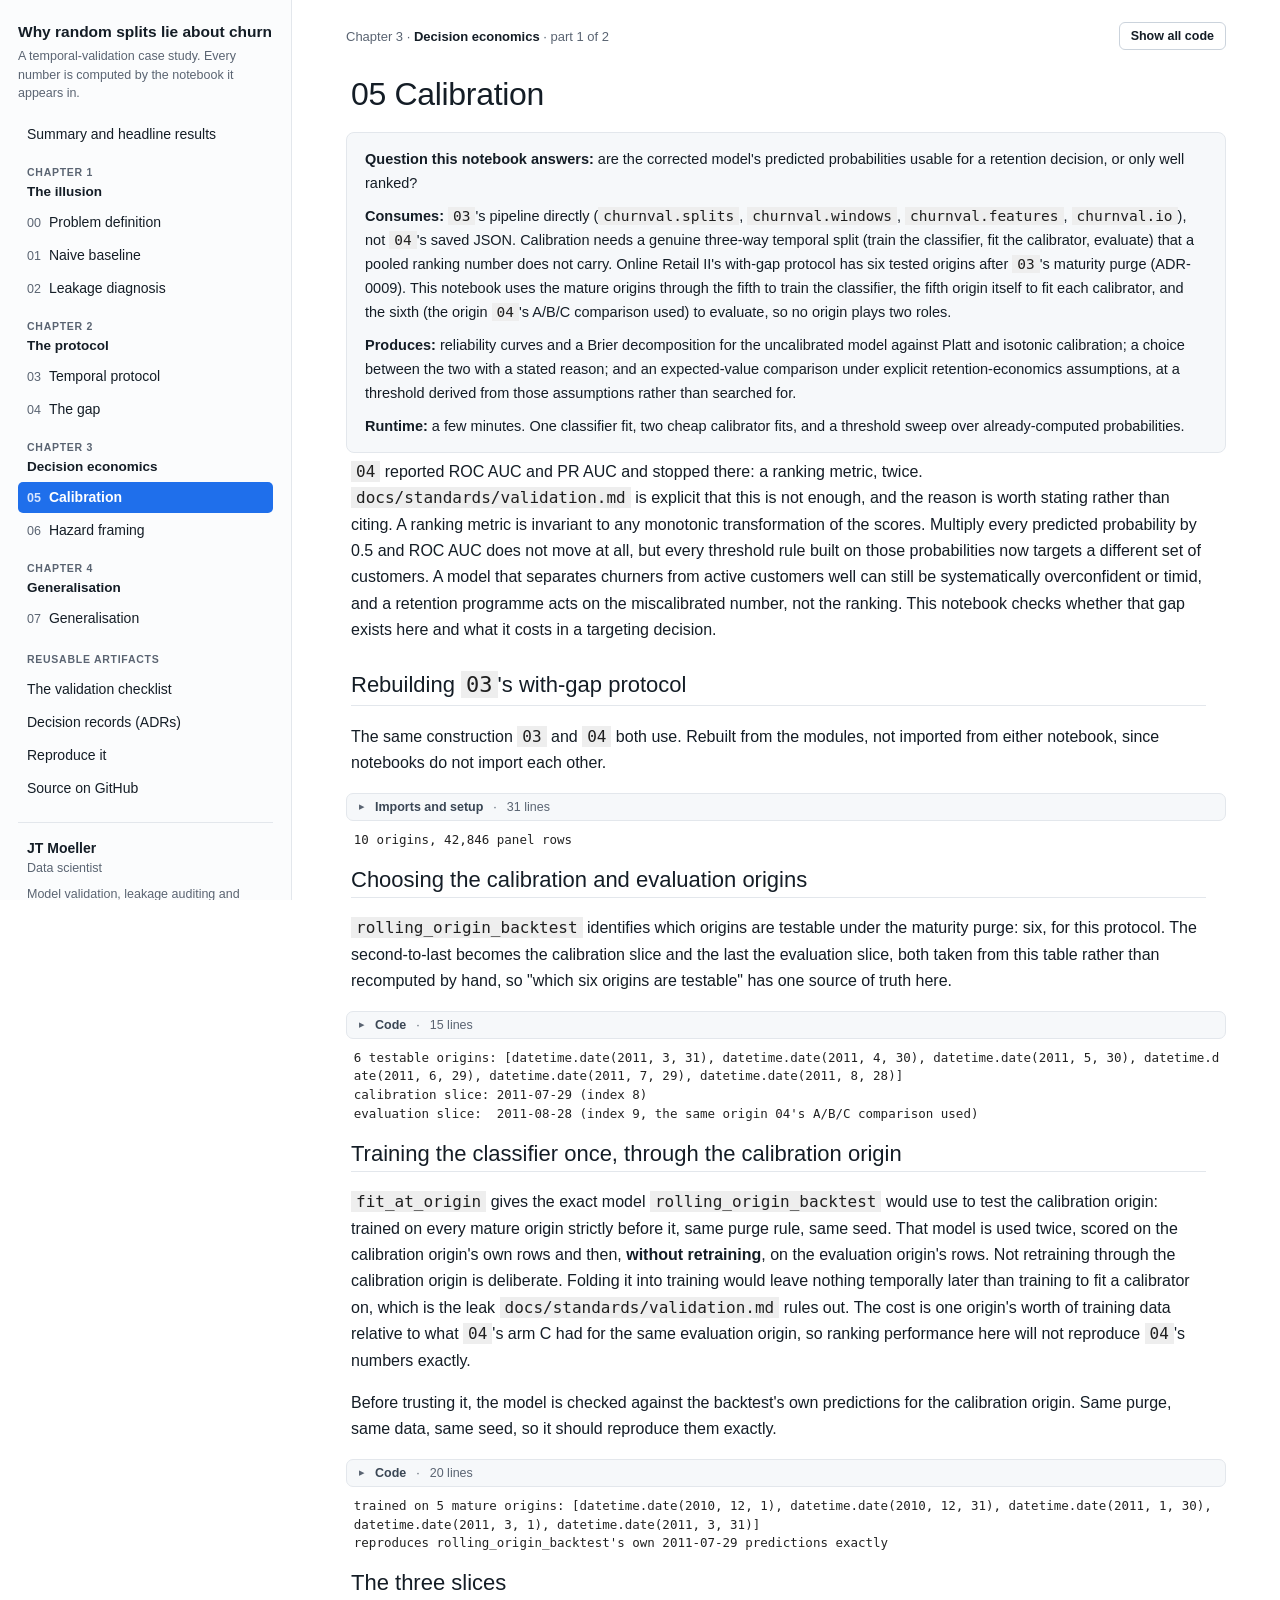
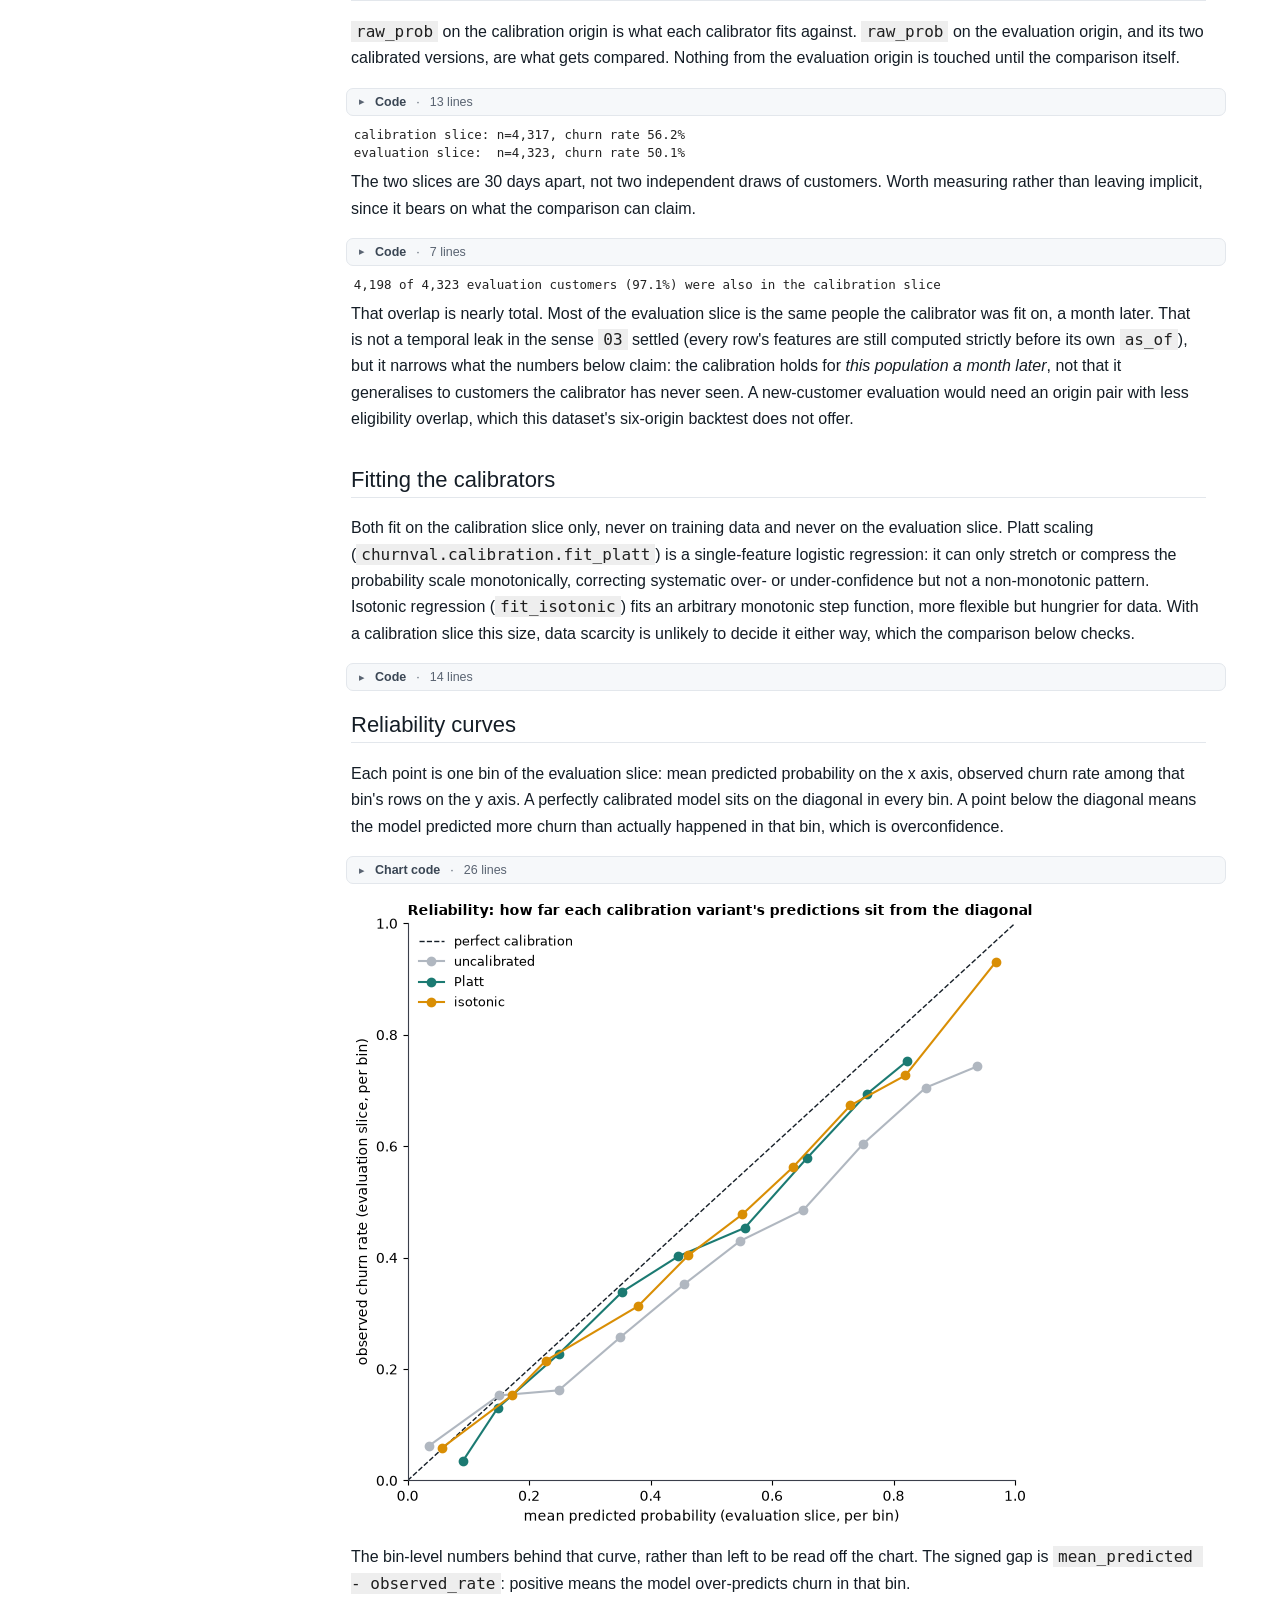
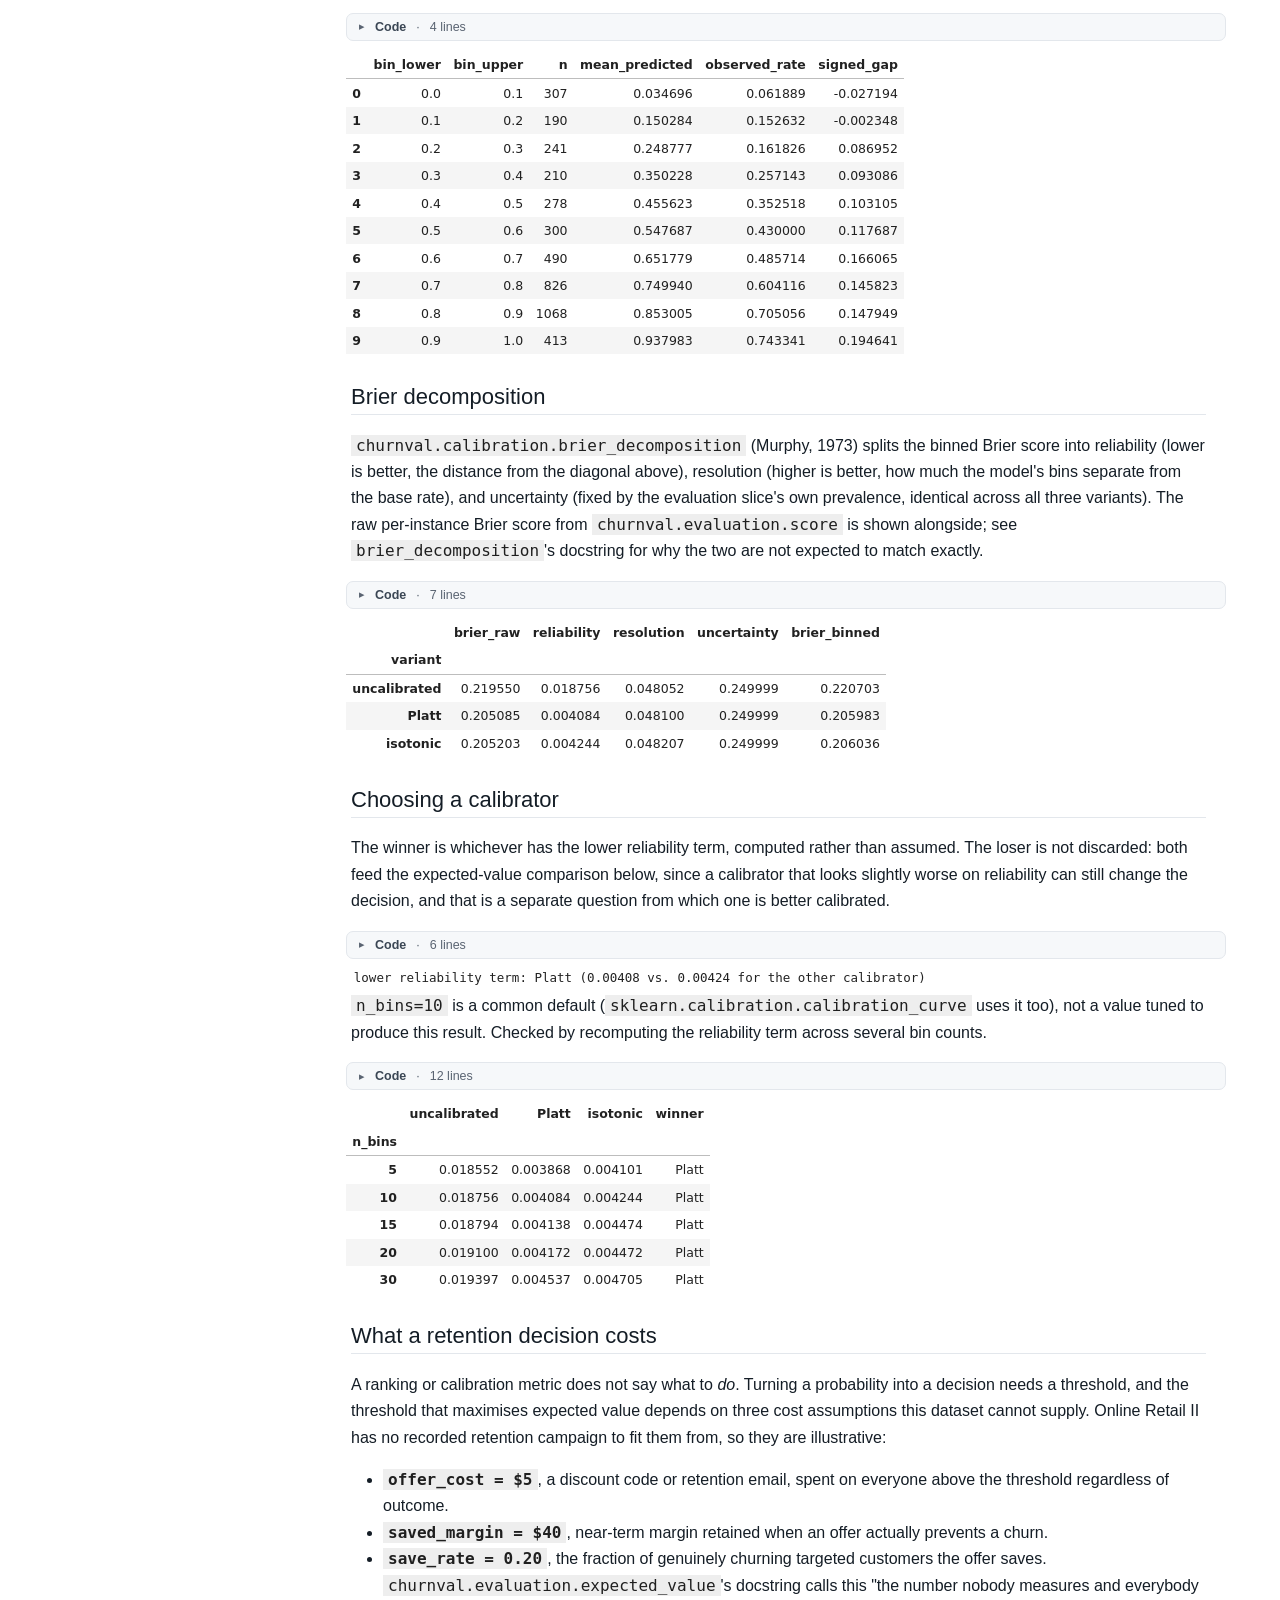
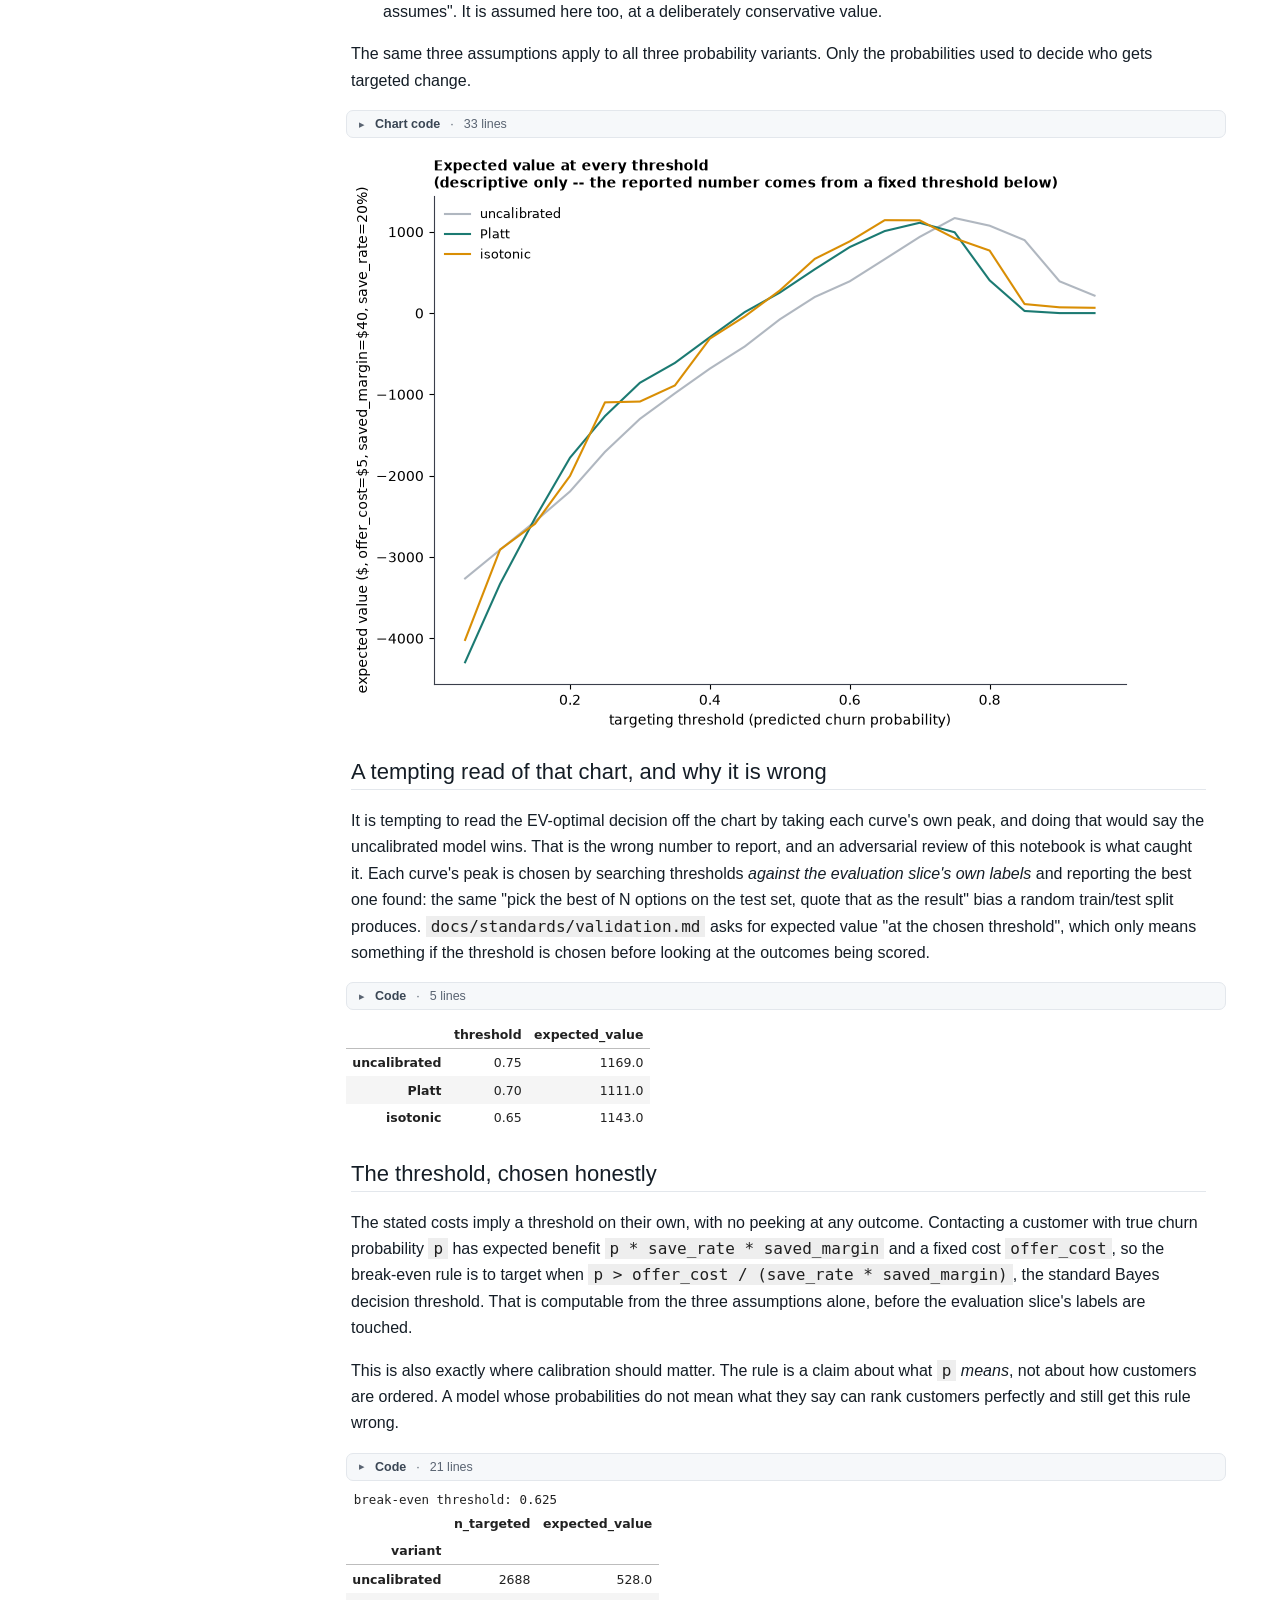
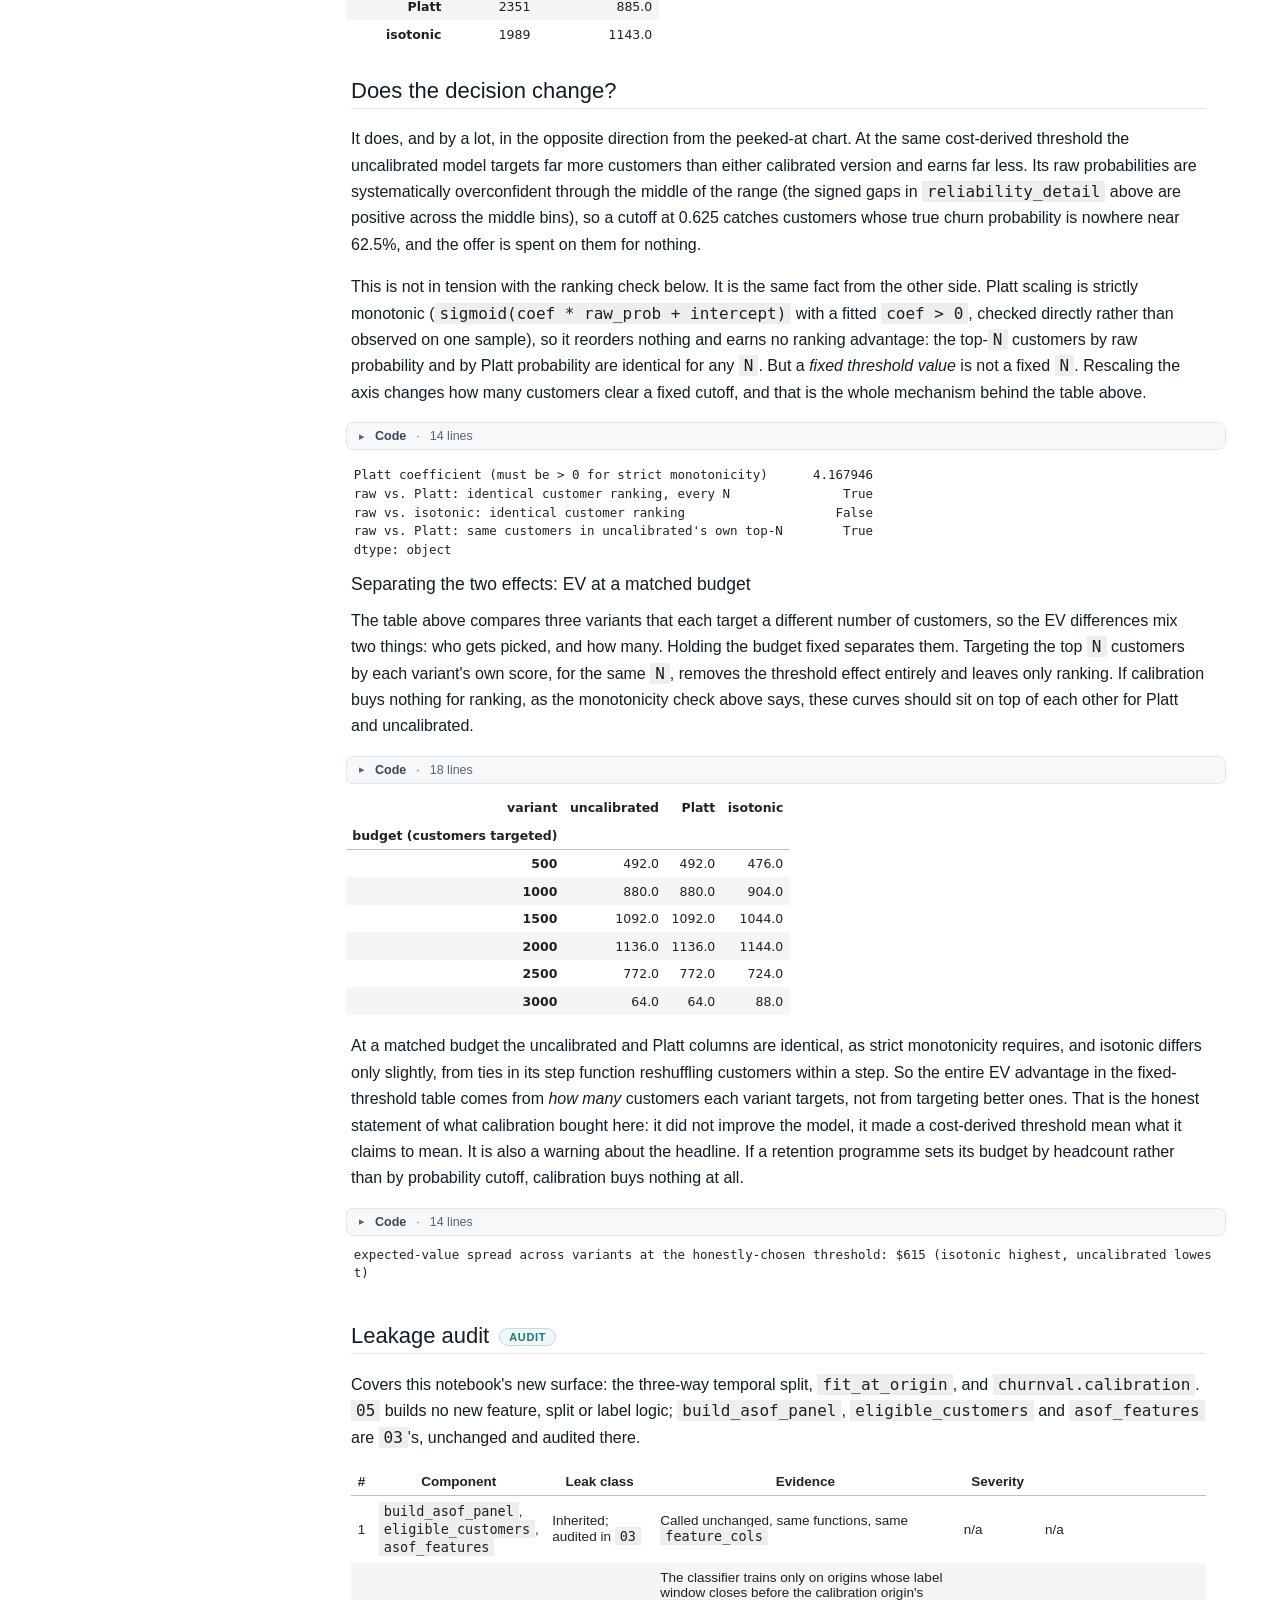
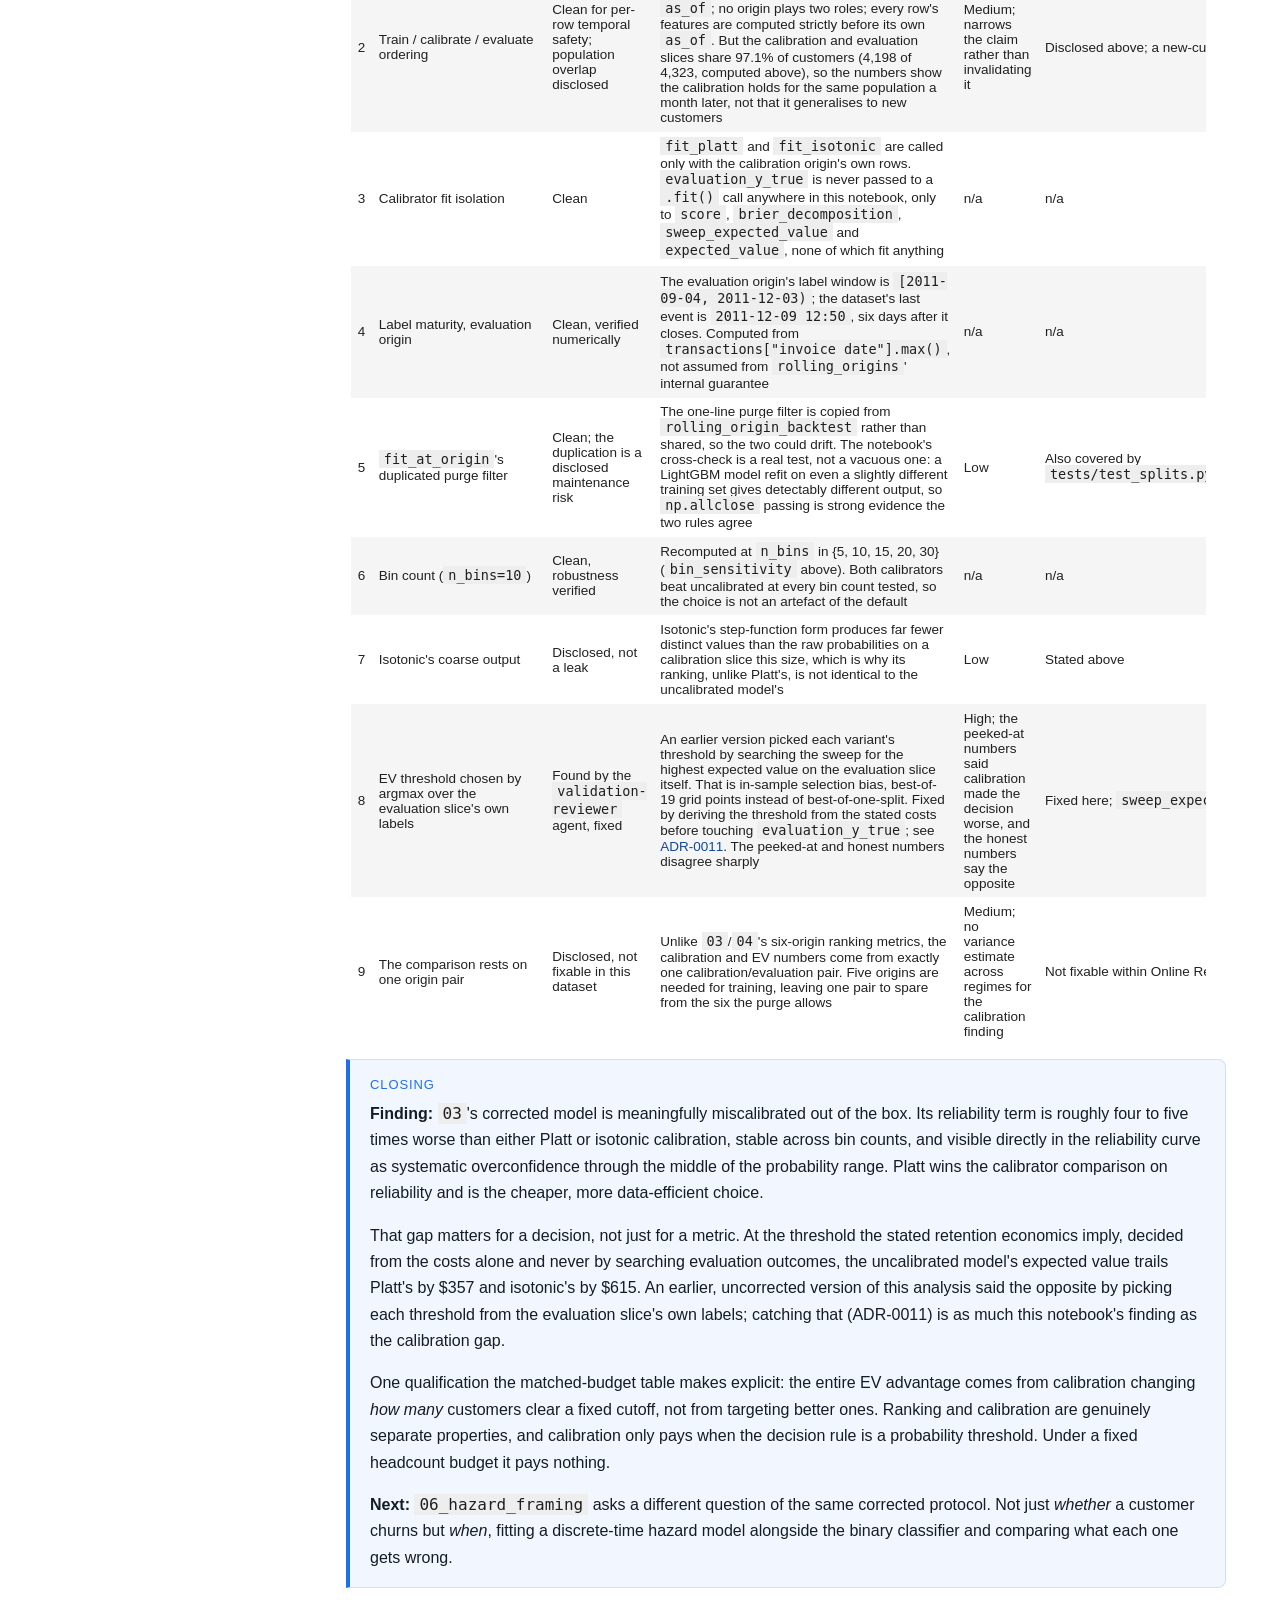
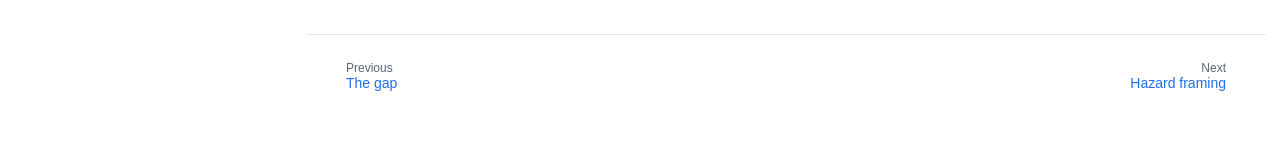
<file: 05_calibration.html>
<!DOCTYPE html>
<html lang="en">
<head>
<meta charset="utf-8">
<meta name="viewport" content="width=device-width, initial-scale=1">
<title>Calibration | Why random splits lie about churn</title>
<meta name="description" content="Decision economics: Calibration and time to event. A controlled demonstration that a random split overstates churn-model ROC AUC by 0.138, and a worked temporal-validation protocol that measures the honest number.">
<meta name="author" content="JT Moeller">
<meta property="og:type" content="article">
<meta property="og:title" content="Calibration | Why random splits lie about churn">
<meta property="og:description" content="Decision economics: Calibration and time to event. A controlled demonstration that a random split overstates churn-model ROC AUC by 0.138, and a worked temporal-validation protocol that measures the honest number.">
<meta property="og:url" content="https://jtdata.github.io/why-random-splits-lie/05_calibration.html">
<meta property="og:image" content="https://jtdata.github.io/why-random-splits-lie/assets/the_gap.png">
<meta name="twitter:card" content="summary_large_image">
<link rel="icon" href="data:image/svg+xml,%3Csvg xmlns='http://www.w3.org/2000/svg' viewBox='0 0 32 32'%3E%3Crect width='32' height='32' rx='6' fill='%23141D26'/%3E%3Crect x='6' y='8' width='8' height='18' fill='%23D6349C'/%3E%3Crect x='18' y='14' width='8' height='12' fill='%23D98E04'/%3E%3C/svg%3E">
<link rel="stylesheet" href="notebook.css">
<link rel="stylesheet" href="site.css">
</head>
<body>
<nav id="site-nav" aria-label="Site">
  <input type="checkbox" id="nav-toggle" class="vh">
  <div class="navhead">
    <a class="brand" href="index.html">Why random splits lie about churn</a>
    <label for="nav-toggle" class="btn menu-btn">Menu</label>
  </div>
  <div class="navbody">
    <div class="sub">A temporal-validation case study. Every number is computed by
    the notebook it appears in.</div>
    <ol><li><a class="item" href="index.html">Summary and headline results</a></li></ol>
    <div class="chapter"><span class="k">Chapter 1</span><span class="t">The illusion</span></div><ol><li><a class="item" href="00_problem_definition.html"><span class="num">00</span>Problem definition</a></li><li><a class="item" href="01_naive_baseline.html"><span class="num">01</span>Naive baseline</a></li><li><a class="item" href="02_leakage_diagnosis.html"><span class="num">02</span>Leakage diagnosis</a></li></ol><div class="chapter"><span class="k">Chapter 2</span><span class="t">The protocol</span></div><ol><li><a class="item" href="03_temporal_protocol.html"><span class="num">03</span>Temporal protocol</a></li><li><a class="item" href="04_the_gap.html"><span class="num">04</span>The gap</a></li></ol><div class="chapter"><span class="k">Chapter 3</span><span class="t">Decision economics</span></div><ol><li><a class="item active" href="05_calibration.html"><span class="num">05</span>Calibration</a></li><li><a class="item" href="06_hazard_framing.html"><span class="num">06</span>Hazard framing</a></li></ol><div class="chapter"><span class="k">Chapter 4</span><span class="t">Generalisation</span></div><ol><li><a class="item" href="07_generalisation.html"><span class="num">07</span>Generalisation</a></li></ol>
    <div class="grouplabel">Reusable artifacts</div>
    <ol><li><a class="item" href="checklist.html">The validation checklist</a></li><li><a class="item" href="decisions.html">Decision records (ADRs)</a></li>
      <li><a class="item" href="index.html#reproducing">Reproduce it</a></li>
      <li><a class="item" href="https://github.com/jtdata/why-random-splits-lie">Source on GitHub</a></li>
    </ol>
    <div class="author-card">
      <span class="name">JT Moeller</span>
      <span class="role">Data scientist</span>
      <p>Model validation, leakage auditing and decision-focused evaluation. Built to be reproduced, not skimmed.</p>
      <div class="links"><a href="https://github.com/jtdata">GitHub</a></div>
    </div>
  </div>
</nav>
<div id="site-main">
<div class="page-top"><span class="crumb">Chapter 3 &middot; <b>Decision economics</b> &middot; part 1 of 2</span><button class="btn" id="code-toggle" type="button" aria-pressed="false">Show all code</button></div>
<main>
<div class="jp-Cell jp-MarkdownCell jp-Notebook-cell" id="cell-id=b20bbd9a">
<div class="jp-Cell-inputWrapper" tabindex="0">
<div class="jp-Collapser jp-InputCollapser jp-Cell-inputCollapser">
</div>
<div class="jp-InputArea jp-Cell-inputArea"><div class="jp-InputPrompt jp-InputArea-prompt">
</div><div class="jp-RenderedHTMLCommon jp-RenderedMarkdown jp-MarkdownOutput celltag_title" data-mime-type="text/markdown">
<h1 id="05-Calibration">05 Calibration<a class="anchor-link" href="#05-Calibration">¶</a></h1>
</div>
</div>
</div>
</div>
<div class="jp-Cell jp-MarkdownCell jp-Notebook-cell" id="cell-id=65ebae31">
<div class="jp-Cell-inputWrapper" tabindex="0">
<div class="jp-Collapser jp-InputCollapser jp-Cell-inputCollapser">
</div>
<div class="jp-InputArea jp-Cell-inputArea"><div class="jp-InputPrompt jp-InputArea-prompt">
</div><div class="jp-RenderedHTMLCommon jp-RenderedMarkdown jp-MarkdownOutput celltag_brief" data-mime-type="text/markdown">
<p><strong>Question this notebook answers:</strong> are the corrected model's predicted
probabilities usable for a retention decision, or only well ranked?</p>
<p><strong>Consumes:</strong> <code>03</code>'s pipeline directly (<code>churnval.splits</code>,
<code>churnval.windows</code>, <code>churnval.features</code>, <code>churnval.io</code>), not <code>04</code>'s saved
JSON. Calibration needs a genuine three-way temporal split (train the
classifier, fit the calibrator, evaluate) that a pooled ranking number
does not carry. Online Retail II's with-gap protocol has six tested
origins after <code>03</code>'s maturity purge (ADR-0009). This notebook uses the
mature origins through the fifth to train the classifier, the fifth origin
itself to fit each calibrator, and the sixth (the origin <code>04</code>'s A/B/C
comparison used) to evaluate, so no origin plays two roles.</p>
<p><strong>Produces:</strong> reliability curves and a Brier decomposition for the
uncalibrated model against Platt and isotonic calibration; a choice
between the two with a stated reason; and an expected-value comparison
under explicit retention-economics assumptions, at a threshold derived
from those assumptions rather than searched for.</p>
<p><strong>Runtime:</strong> a few minutes. One classifier fit, two cheap calibrator fits,
and a threshold sweep over already-computed probabilities.</p>
</div>
</div>
</div>
</div>
<div class="jp-Cell jp-MarkdownCell jp-Notebook-cell" id="cell-id=4c95c058">
<div class="jp-Cell-inputWrapper" tabindex="0">
<div class="jp-Collapser jp-InputCollapser jp-Cell-inputCollapser">
</div>
<div class="jp-InputArea jp-Cell-inputArea"><div class="jp-InputPrompt jp-InputArea-prompt">
</div><div class="jp-RenderedHTMLCommon jp-RenderedMarkdown jp-MarkdownOutput" data-mime-type="text/markdown">
<p><code>04</code> reported ROC AUC and PR AUC and stopped there: a ranking metric,
twice. <code>docs/standards/validation.md</code> is explicit that this is not enough,
and the reason is worth stating rather than citing. A ranking metric is
invariant to any monotonic transformation of the scores. Multiply every
predicted probability by 0.5 and ROC AUC does not move at all, but every
threshold rule built on those probabilities now targets a different set of
customers. A model that separates churners from active customers well can
still be systematically overconfident or timid, and a retention programme
acts on the miscalibrated number, not the ranking. This notebook checks
whether that gap exists here and what it costs in a targeting decision.</p>
</div>
</div>
</div>
</div>
<div class="jp-Cell jp-MarkdownCell jp-Notebook-cell" id="cell-id=74c56c03">
<div class="jp-Cell-inputWrapper" tabindex="0">
<div class="jp-Collapser jp-InputCollapser jp-Cell-inputCollapser">
</div>
<div class="jp-InputArea jp-Cell-inputArea"><div class="jp-InputPrompt jp-InputArea-prompt">
</div><div class="jp-RenderedHTMLCommon jp-RenderedMarkdown jp-MarkdownOutput" data-mime-type="text/markdown">
<h2 id="Rebuilding-03's-with-gap-protocol">Rebuilding <code>03</code>'s with-gap protocol<a class="anchor-link" href="#Rebuilding-03's-with-gap-protocol">¶</a></h2><p>The same construction <code>03</code> and <code>04</code> both use. Rebuilt from the modules,
not imported from either notebook, since notebooks do not import each
other.</p>
</div>
</div>
</div>
</div><div class="jp-Cell jp-CodeCell jp-Notebook-cell" id="cell-id=1a2936c3">
<details class="code-fold">
<summary><span class="fold-kind">Imports and setup</span><span class="fold-n">31 lines</span></summary>
<div class="jp-Cell-inputWrapper" tabindex="0">
<div class="jp-Collapser jp-InputCollapser jp-Cell-inputCollapser">
</div>
<div class="jp-InputArea jp-Cell-inputArea">
<div class="jp-InputPrompt jp-InputArea-prompt">In [1]:</div>
<div class="jp-CodeMirrorEditor jp-Editor jp-InputArea-editor" data-type="inline">
<div class="cm-editor cm-s-jupyter">
<div class="highlight hl-ipython3"><pre><span></span><span class="kn">from</span><span class="w"> </span><span class="nn">datetime</span><span class="w"> </span><span class="kn">import</span> <span class="n">timedelta</span>

<span class="kn">import</span><span class="w"> </span><span class="nn">matplotlib.pyplot</span><span class="w"> </span><span class="k">as</span><span class="w"> </span><span class="nn">plt</span>
<span class="kn">import</span><span class="w"> </span><span class="nn">numpy</span><span class="w"> </span><span class="k">as</span><span class="w"> </span><span class="nn">np</span>
<span class="kn">import</span><span class="w"> </span><span class="nn">pandas</span><span class="w"> </span><span class="k">as</span><span class="w"> </span><span class="nn">pd</span>

<span class="kn">from</span><span class="w"> </span><span class="nn">churnval.calibration</span><span class="w"> </span><span class="kn">import</span> <span class="n">brier_decomposition</span><span class="p">,</span> <span class="n">fit_isotonic</span><span class="p">,</span> <span class="n">fit_platt</span><span class="p">,</span> <span class="n">reliability_table</span>
<span class="kn">from</span><span class="w"> </span><span class="nn">churnval.config</span><span class="w"> </span><span class="kn">import</span> <span class="n">DEFAULT_GAP_DAYS</span><span class="p">,</span> <span class="n">DEFAULT_STEP_DAYS</span><span class="p">,</span> <span class="n">PATHS</span><span class="p">,</span> <span class="n">SEED</span>
<span class="kn">from</span><span class="w"> </span><span class="nn">churnval.evaluation</span><span class="w"> </span><span class="kn">import</span> <span class="n">expected_value</span><span class="p">,</span> <span class="n">score</span><span class="p">,</span> <span class="n">sweep_expected_value</span>
<span class="kn">from</span><span class="w"> </span><span class="nn">churnval.io</span><span class="w"> </span><span class="kn">import</span> <span class="n">load_online_retail_ii</span>
<span class="kn">from</span><span class="w"> </span><span class="nn">churnval.naive_baseline</span><span class="w"> </span><span class="kn">import</span> <span class="n">HORIZON_DAYS</span>
<span class="kn">from</span><span class="w"> </span><span class="nn">churnval.plotting</span><span class="w"> </span><span class="kn">import</span> <span class="n">PALETTE</span><span class="p">,</span> <span class="n">set_style</span>
<span class="kn">from</span><span class="w"> </span><span class="nn">churnval.splits</span><span class="w"> </span><span class="kn">import</span> <span class="p">(</span>
    <span class="n">build_asof_panel</span><span class="p">,</span>
    <span class="n">fit_at_origin</span><span class="p">,</span>
    <span class="n">rolling_origin_backtest</span><span class="p">,</span>
<span class="p">)</span>
<span class="kn">from</span><span class="w"> </span><span class="nn">churnval.windows</span><span class="w"> </span><span class="kn">import</span> <span class="n">rolling_origins</span>

<span class="n">PATHS</span><span class="o">.</span><span class="n">ensure</span><span class="p">()</span>
<span class="n">set_style</span><span class="p">()</span>

<span class="n">transactions</span> <span class="o">=</span> <span class="n">load_online_retail_ii</span><span class="p">()</span>
<span class="n">first_as_of</span> <span class="o">=</span> <span class="n">transactions</span><span class="p">[</span><span class="s2">"invoice_date"</span><span class="p">]</span><span class="o">.</span><span class="n">min</span><span class="p">()</span><span class="o">.</span><span class="n">normalize</span><span class="p">()</span> <span class="o">+</span> <span class="n">timedelta</span><span class="p">(</span><span class="n">days</span><span class="o">=</span><span class="mi">365</span><span class="p">)</span>
<span class="n">last_event</span> <span class="o">=</span> <span class="n">transactions</span><span class="p">[</span><span class="s2">"invoice_date"</span><span class="p">]</span><span class="o">.</span><span class="n">max</span><span class="p">()</span>
<span class="n">feature_cols</span> <span class="o">=</span> <span class="p">[</span><span class="s2">"recency_days"</span><span class="p">,</span> <span class="s2">"frequency"</span><span class="p">,</span> <span class="s2">"monetary"</span><span class="p">]</span>

<span class="n">origins_withgap</span> <span class="o">=</span> <span class="n">rolling_origins</span><span class="p">(</span>
    <span class="n">first_as_of</span><span class="p">,</span>
    <span class="n">last_event</span><span class="p">,</span>
    <span class="n">gap_days</span><span class="o">=</span><span class="n">DEFAULT_GAP_DAYS</span><span class="p">,</span>
    <span class="n">horizon_days</span><span class="o">=</span><span class="n">HORIZON_DAYS</span><span class="p">,</span>
    <span class="n">step_days</span><span class="o">=</span><span class="n">DEFAULT_STEP_DAYS</span><span class="p">,</span>
<span class="p">)</span>
<span class="n">panel_withgap</span> <span class="o">=</span> <span class="n">build_asof_panel</span><span class="p">(</span><span class="n">transactions</span><span class="p">,</span> <span class="n">origins_withgap</span><span class="p">)</span>
<span class="nb">print</span><span class="p">(</span><span class="sa">f</span><span class="s2">"</span><span class="si">{</span><span class="nb">len</span><span class="p">(</span><span class="n">origins_withgap</span><span class="p">)</span><span class="si">}</span><span class="s2"> origins, </span><span class="si">{</span><span class="nb">len</span><span class="p">(</span><span class="n">panel_withgap</span><span class="p">)</span><span class="si">:</span><span class="s2">,</span><span class="si">}</span><span class="s2"> panel rows"</span><span class="p">)</span>
</pre></div>
</div>
</div>
</div>
</div>
</details>
<div class="jp-Cell-outputWrapper">
<div class="jp-Collapser jp-OutputCollapser jp-Cell-outputCollapser">
</div>
<div class="jp-OutputArea jp-Cell-outputArea">
<div class="jp-OutputArea-child">
<div class="jp-OutputPrompt jp-OutputArea-prompt"></div>
<div class="jp-RenderedText jp-OutputArea-output" data-mime-type="text/plain" tabindex="0">
<pre>10 origins, 42,846 panel rows
</pre>
</div>
</div>
</div>
</div>
</div>
<div class="jp-Cell jp-MarkdownCell jp-Notebook-cell" id="cell-id=0f866cd3">
<div class="jp-Cell-inputWrapper" tabindex="0">
<div class="jp-Collapser jp-InputCollapser jp-Cell-inputCollapser">
</div>
<div class="jp-InputArea jp-Cell-inputArea"><div class="jp-InputPrompt jp-InputArea-prompt">
</div><div class="jp-RenderedHTMLCommon jp-RenderedMarkdown jp-MarkdownOutput" data-mime-type="text/markdown">
<h2 id="Choosing-the-calibration-and-evaluation-origins">Choosing the calibration and evaluation origins<a class="anchor-link" href="#Choosing-the-calibration-and-evaluation-origins">¶</a></h2><p><code>rolling_origin_backtest</code> identifies which origins are testable under the
maturity purge: six, for this protocol. The second-to-last becomes the
calibration slice and the last the evaluation slice, both taken from this
table rather than recomputed by hand, so "which six origins are testable"
has one source of truth here.</p>
</div>
</div>
</div>
</div><div class="jp-Cell jp-CodeCell jp-Notebook-cell" id="cell-id=efb15a75">
<details class="code-fold">
<summary><span class="fold-kind">Code</span><span class="fold-n">15 lines</span></summary>
<div class="jp-Cell-inputWrapper" tabindex="0">
<div class="jp-Collapser jp-InputCollapser jp-Cell-inputCollapser">
</div>
<div class="jp-InputArea jp-Cell-inputArea">
<div class="jp-InputPrompt jp-InputArea-prompt">In [2]:</div>
<div class="jp-CodeMirrorEditor jp-Editor jp-InputArea-editor" data-type="inline">
<div class="cm-editor cm-s-jupyter">
<div class="highlight hl-ipython3"><pre><span></span><span class="n">per_origin_withgap</span><span class="p">,</span> <span class="n">predictions_withgap</span> <span class="o">=</span> <span class="n">rolling_origin_backtest</span><span class="p">(</span>
    <span class="n">panel_withgap</span><span class="p">,</span> <span class="n">origins_withgap</span><span class="p">,</span> <span class="n">feature_cols</span><span class="o">=</span><span class="n">feature_cols</span><span class="p">,</span> <span class="n">min_training_origins</span><span class="o">=</span><span class="mi">3</span><span class="p">,</span> <span class="n">seed</span><span class="o">=</span><span class="n">SEED</span>
<span class="p">)</span>
<span class="n">calibration_as_of</span> <span class="o">=</span> <span class="n">per_origin_withgap</span><span class="p">[</span><span class="s2">"as_of"</span><span class="p">]</span><span class="o">.</span><span class="n">iloc</span><span class="p">[</span><span class="o">-</span><span class="mi">2</span><span class="p">]</span>
<span class="n">evaluation_as_of</span> <span class="o">=</span> <span class="n">per_origin_withgap</span><span class="p">[</span><span class="s2">"as_of"</span><span class="p">]</span><span class="o">.</span><span class="n">iloc</span><span class="p">[</span><span class="o">-</span><span class="mi">1</span><span class="p">]</span>
<span class="n">origin_as_ofs</span> <span class="o">=</span> <span class="p">[</span><span class="n">w</span><span class="o">.</span><span class="n">as_of</span> <span class="k">for</span> <span class="n">w</span> <span class="ow">in</span> <span class="n">origins_withgap</span><span class="p">]</span>
<span class="n">calibration_index</span> <span class="o">=</span> <span class="n">origin_as_ofs</span><span class="o">.</span><span class="n">index</span><span class="p">(</span><span class="n">calibration_as_of</span><span class="p">)</span>
<span class="n">evaluation_index</span> <span class="o">=</span> <span class="n">origin_as_ofs</span><span class="o">.</span><span class="n">index</span><span class="p">(</span><span class="n">evaluation_as_of</span><span class="p">)</span>
<span class="nb">print</span><span class="p">(</span>
    <span class="sa">f</span><span class="s2">"</span><span class="si">{</span><span class="nb">len</span><span class="p">(</span><span class="n">per_origin_withgap</span><span class="p">)</span><span class="si">}</span><span class="s2"> testable origins: "</span>
    <span class="sa">f</span><span class="s2">"</span><span class="si">{</span><span class="p">[</span><span class="n">d</span><span class="o">.</span><span class="n">date</span><span class="p">()</span><span class="w"> </span><span class="k">for</span><span class="w"> </span><span class="n">d</span><span class="w"> </span><span class="ow">in</span><span class="w"> </span><span class="n">per_origin_withgap</span><span class="p">[</span><span class="s1">'as_of'</span><span class="p">]]</span><span class="si">}</span><span class="se">\n</span><span class="s2">"</span>
    <span class="sa">f</span><span class="s2">"calibration slice: </span><span class="si">{</span><span class="n">calibration_as_of</span><span class="o">.</span><span class="n">date</span><span class="p">()</span><span class="si">}</span><span class="s2"> (index </span><span class="si">{</span><span class="n">calibration_index</span><span class="si">}</span><span class="s2">)</span><span class="se">\n</span><span class="s2">"</span>
    <span class="sa">f</span><span class="s2">"evaluation slice:  </span><span class="si">{</span><span class="n">evaluation_as_of</span><span class="o">.</span><span class="n">date</span><span class="p">()</span><span class="si">}</span><span class="s2"> (index </span><span class="si">{</span><span class="n">evaluation_index</span><span class="si">}</span><span class="s2">, "</span>
    <span class="s2">"the same origin 04's A/B/C comparison used)"</span>
<span class="p">)</span>
</pre></div>
</div>
</div>
</div>
</div>
</details>
<div class="jp-Cell-outputWrapper">
<div class="jp-Collapser jp-OutputCollapser jp-Cell-outputCollapser">
</div>
<div class="jp-OutputArea jp-Cell-outputArea">
<div class="jp-OutputArea-child">
<div class="jp-OutputPrompt jp-OutputArea-prompt"></div>
<div class="jp-RenderedText jp-OutputArea-output" data-mime-type="text/plain" tabindex="0">
<pre>6 testable origins: [datetime.date(2011, 3, 31), datetime.date(2011, 4, 30), datetime.date(2011, 5, 30), datetime.date(2011, 6, 29), datetime.date(2011, 7, 29), datetime.date(2011, 8, 28)]
calibration slice: 2011-07-29 (index 8)
evaluation slice:  2011-08-28 (index 9, the same origin 04's A/B/C comparison used)
</pre>
</div>
</div>
</div>
</div>
</div>
<div class="jp-Cell jp-MarkdownCell jp-Notebook-cell" id="cell-id=4cd219c1">
<div class="jp-Cell-inputWrapper" tabindex="0">
<div class="jp-Collapser jp-InputCollapser jp-Cell-inputCollapser">
</div>
<div class="jp-InputArea jp-Cell-inputArea"><div class="jp-InputPrompt jp-InputArea-prompt">
</div><div class="jp-RenderedHTMLCommon jp-RenderedMarkdown jp-MarkdownOutput" data-mime-type="text/markdown">
<h2 id="Training-the-classifier-once,-through-the-calibration-origin">Training the classifier once, through the calibration origin<a class="anchor-link" href="#Training-the-classifier-once,-through-the-calibration-origin">¶</a></h2><p><code>fit_at_origin</code> gives the exact model <code>rolling_origin_backtest</code> would use
to test the calibration origin: trained on every mature origin strictly
before it, same purge rule, same seed. That model is used twice, scored on
the calibration origin's own rows and then, <strong>without retraining</strong>, on the
evaluation origin's rows. Not retraining through the calibration origin is
deliberate. Folding it into training would leave nothing temporally later
than training to fit a calibrator on, which is the leak
<code>docs/standards/validation.md</code> rules out. The cost is one origin's worth of
training data relative to what <code>04</code>'s arm C had for the same evaluation
origin, so ranking performance here will not reproduce <code>04</code>'s numbers
exactly.</p>
<p>Before trusting it, the model is checked against the backtest's own
predictions for the calibration origin. Same purge, same data, same seed,
so it should reproduce them exactly.</p>
</div>
</div>
</div>
</div><div class="jp-Cell jp-CodeCell jp-Notebook-cell" id="cell-id=5700c0e5">
<details class="code-fold">
<summary><span class="fold-kind">Code</span><span class="fold-n">20 lines</span></summary>
<div class="jp-Cell-inputWrapper" tabindex="0">
<div class="jp-Collapser jp-InputCollapser jp-Cell-inputCollapser">
</div>
<div class="jp-InputArea jp-Cell-inputArea">
<div class="jp-InputPrompt jp-InputArea-prompt">In [3]:</div>
<div class="jp-CodeMirrorEditor jp-Editor jp-InputArea-editor" data-type="inline">
<div class="cm-editor cm-s-jupyter">
<div class="highlight hl-ipython3"><pre><span></span><span class="n">model</span><span class="p">,</span> <span class="n">mature_train_windows</span> <span class="o">=</span> <span class="n">fit_at_origin</span><span class="p">(</span>
    <span class="n">panel_withgap</span><span class="p">,</span> <span class="n">origins_withgap</span><span class="p">,</span> <span class="n">calibration_index</span><span class="p">,</span> <span class="n">feature_cols</span><span class="o">=</span><span class="n">feature_cols</span><span class="p">,</span> <span class="n">seed</span><span class="o">=</span><span class="n">SEED</span>
<span class="p">)</span>
<span class="nb">print</span><span class="p">(</span>
    <span class="sa">f</span><span class="s2">"trained on </span><span class="si">{</span><span class="nb">len</span><span class="p">(</span><span class="n">mature_train_windows</span><span class="p">)</span><span class="si">}</span><span class="s2"> mature origins: "</span>
    <span class="sa">f</span><span class="s2">"</span><span class="si">{</span><span class="p">[</span><span class="n">w</span><span class="o">.</span><span class="n">as_of</span><span class="o">.</span><span class="n">date</span><span class="p">()</span><span class="w"> </span><span class="k">for</span><span class="w"> </span><span class="n">w</span><span class="w"> </span><span class="ow">in</span><span class="w"> </span><span class="n">mature_train_windows</span><span class="p">]</span><span class="si">}</span><span class="s2">"</span>
<span class="p">)</span>

<span class="n">calibration_rows</span> <span class="o">=</span> <span class="n">panel_withgap</span><span class="p">[</span><span class="n">panel_withgap</span><span class="p">[</span><span class="s2">"as_of"</span><span class="p">]</span> <span class="o">==</span> <span class="n">calibration_as_of</span><span class="p">]</span><span class="o">.</span><span class="n">sort_values</span><span class="p">(</span>
    <span class="s2">"customer_id"</span>
<span class="p">)</span>
<span class="n">reproduced</span> <span class="o">=</span> <span class="n">model</span><span class="o">.</span><span class="n">predict_proba</span><span class="p">(</span><span class="n">calibration_rows</span><span class="p">[</span><span class="n">feature_cols</span><span class="p">])[:,</span> <span class="mi">1</span><span class="p">]</span>
<span class="n">reference</span> <span class="o">=</span> <span class="p">(</span>
    <span class="n">predictions_withgap</span><span class="p">[</span><span class="n">predictions_withgap</span><span class="p">[</span><span class="s2">"as_of"</span><span class="p">]</span> <span class="o">==</span> <span class="n">calibration_as_of</span><span class="p">]</span>
    <span class="o">.</span><span class="n">sort_values</span><span class="p">(</span><span class="s2">"customer_id"</span><span class="p">)[</span><span class="s2">"y_prob"</span><span class="p">]</span>
    <span class="o">.</span><span class="n">to_numpy</span><span class="p">()</span>
<span class="p">)</span>
<span class="k">assert</span> <span class="n">np</span><span class="o">.</span><span class="n">allclose</span><span class="p">(</span><span class="n">reproduced</span><span class="p">,</span> <span class="n">reference</span><span class="p">),</span> <span class="p">(</span>
    <span class="s2">"fit_at_origin doesn't reproduce the backtest's own model"</span>
<span class="p">)</span>
<span class="nb">print</span><span class="p">(</span><span class="sa">f</span><span class="s2">"reproduces rolling_origin_backtest's own </span><span class="si">{</span><span class="n">calibration_as_of</span><span class="o">.</span><span class="n">date</span><span class="p">()</span><span class="si">}</span><span class="s2"> predictions exactly"</span><span class="p">)</span>
</pre></div>
</div>
</div>
</div>
</div>
</details>
<div class="jp-Cell-outputWrapper">
<div class="jp-Collapser jp-OutputCollapser jp-Cell-outputCollapser">
</div>
<div class="jp-OutputArea jp-Cell-outputArea">
<div class="jp-OutputArea-child">
<div class="jp-OutputPrompt jp-OutputArea-prompt"></div>
<div class="jp-RenderedText jp-OutputArea-output" data-mime-type="text/plain" tabindex="0">
<pre>trained on 5 mature origins: [datetime.date(2010, 12, 1), datetime.date(2010, 12, 31), datetime.date(2011, 1, 30), datetime.date(2011, 3, 1), datetime.date(2011, 3, 31)]
reproduces rolling_origin_backtest's own 2011-07-29 predictions exactly
</pre>
</div>
</div>
</div>
</div>
</div>
<div class="jp-Cell jp-MarkdownCell jp-Notebook-cell" id="cell-id=ca1628eb">
<div class="jp-Cell-inputWrapper" tabindex="0">
<div class="jp-Collapser jp-InputCollapser jp-Cell-inputCollapser">
</div>
<div class="jp-InputArea jp-Cell-inputArea"><div class="jp-InputPrompt jp-InputArea-prompt">
</div><div class="jp-RenderedHTMLCommon jp-RenderedMarkdown jp-MarkdownOutput" data-mime-type="text/markdown">
<h2 id="The-three-slices">The three slices<a class="anchor-link" href="#The-three-slices">¶</a></h2><p><code>raw_prob</code> on the calibration origin is what each calibrator fits against.
<code>raw_prob</code> on the evaluation origin, and its two calibrated versions, are
what gets compared. Nothing from the evaluation origin is touched until
the comparison itself.</p>
</div>
</div>
</div>
</div><div class="jp-Cell jp-CodeCell jp-Notebook-cell" id="cell-id=5a5fbede">
<details class="code-fold">
<summary><span class="fold-kind">Code</span><span class="fold-n">13 lines</span></summary>
<div class="jp-Cell-inputWrapper" tabindex="0">
<div class="jp-Collapser jp-InputCollapser jp-Cell-inputCollapser">
</div>
<div class="jp-InputArea jp-Cell-inputArea">
<div class="jp-InputPrompt jp-InputArea-prompt">In [4]:</div>
<div class="jp-CodeMirrorEditor jp-Editor jp-InputArea-editor" data-type="inline">
<div class="cm-editor cm-s-jupyter">
<div class="highlight hl-ipython3"><pre><span></span><span class="n">evaluation_rows</span> <span class="o">=</span> <span class="n">panel_withgap</span><span class="p">[</span><span class="n">panel_withgap</span><span class="p">[</span><span class="s2">"as_of"</span><span class="p">]</span> <span class="o">==</span> <span class="n">evaluation_as_of</span><span class="p">]</span><span class="o">.</span><span class="n">sort_values</span><span class="p">(</span>
    <span class="s2">"customer_id"</span>
<span class="p">)</span>

<span class="n">calibration_raw_prob</span> <span class="o">=</span> <span class="n">reproduced</span>
<span class="n">calibration_y_true</span> <span class="o">=</span> <span class="n">calibration_rows</span><span class="p">[</span><span class="s2">"churned"</span><span class="p">]</span><span class="o">.</span><span class="n">to_numpy</span><span class="p">()</span>

<span class="n">evaluation_raw_prob</span> <span class="o">=</span> <span class="n">model</span><span class="o">.</span><span class="n">predict_proba</span><span class="p">(</span><span class="n">evaluation_rows</span><span class="p">[</span><span class="n">feature_cols</span><span class="p">])[:,</span> <span class="mi">1</span><span class="p">]</span>
<span class="n">evaluation_y_true</span> <span class="o">=</span> <span class="n">evaluation_rows</span><span class="p">[</span><span class="s2">"churned"</span><span class="p">]</span><span class="o">.</span><span class="n">to_numpy</span><span class="p">()</span>

<span class="nb">print</span><span class="p">(</span>
    <span class="sa">f</span><span class="s2">"calibration slice: n=</span><span class="si">{</span><span class="nb">len</span><span class="p">(</span><span class="n">calibration_y_true</span><span class="p">)</span><span class="si">:</span><span class="s2">,</span><span class="si">}</span><span class="s2">, "</span>
    <span class="sa">f</span><span class="s2">"churn rate </span><span class="si">{</span><span class="n">calibration_y_true</span><span class="o">.</span><span class="n">mean</span><span class="p">()</span><span class="si">:</span><span class="s2">.1%</span><span class="si">}</span><span class="se">\n</span><span class="s2">"</span>
    <span class="sa">f</span><span class="s2">"evaluation slice:  n=</span><span class="si">{</span><span class="nb">len</span><span class="p">(</span><span class="n">evaluation_y_true</span><span class="p">)</span><span class="si">:</span><span class="s2">,</span><span class="si">}</span><span class="s2">, "</span>
    <span class="sa">f</span><span class="s2">"churn rate </span><span class="si">{</span><span class="n">evaluation_y_true</span><span class="o">.</span><span class="n">mean</span><span class="p">()</span><span class="si">:</span><span class="s2">.1%</span><span class="si">}</span><span class="s2">"</span>
<span class="p">)</span>
</pre></div>
</div>
</div>
</div>
</div>
</details>
<div class="jp-Cell-outputWrapper">
<div class="jp-Collapser jp-OutputCollapser jp-Cell-outputCollapser">
</div>
<div class="jp-OutputArea jp-Cell-outputArea">
<div class="jp-OutputArea-child">
<div class="jp-OutputPrompt jp-OutputArea-prompt"></div>
<div class="jp-RenderedText jp-OutputArea-output" data-mime-type="text/plain" tabindex="0">
<pre>calibration slice: n=4,317, churn rate 56.2%
evaluation slice:  n=4,323, churn rate 50.1%
</pre>
</div>
</div>
</div>
</div>
</div>
<div class="jp-Cell jp-MarkdownCell jp-Notebook-cell" id="cell-id=6e4cc2d2">
<div class="jp-Cell-inputWrapper" tabindex="0">
<div class="jp-Collapser jp-InputCollapser jp-Cell-inputCollapser">
</div>
<div class="jp-InputArea jp-Cell-inputArea"><div class="jp-InputPrompt jp-InputArea-prompt">
</div><div class="jp-RenderedHTMLCommon jp-RenderedMarkdown jp-MarkdownOutput" data-mime-type="text/markdown">
<p>The two slices are 30 days apart, not two independent draws of customers.
Worth measuring rather than leaving implicit, since it bears on what the
comparison can claim.</p>
</div>
</div>
</div>
</div><div class="jp-Cell jp-CodeCell jp-Notebook-cell" id="cell-id=3dbc9c8b">
<details class="code-fold">
<summary><span class="fold-kind">Code</span><span class="fold-n">7 lines</span></summary>
<div class="jp-Cell-inputWrapper" tabindex="0">
<div class="jp-Collapser jp-InputCollapser jp-Cell-inputCollapser">
</div>
<div class="jp-InputArea jp-Cell-inputArea">
<div class="jp-InputPrompt jp-InputArea-prompt">In [5]:</div>
<div class="jp-CodeMirrorEditor jp-Editor jp-InputArea-editor" data-type="inline">
<div class="cm-editor cm-s-jupyter">
<div class="highlight hl-ipython3"><pre><span></span><span class="n">calibration_customers</span> <span class="o">=</span> <span class="nb">set</span><span class="p">(</span><span class="n">calibration_rows</span><span class="p">[</span><span class="s2">"customer_id"</span><span class="p">])</span>
<span class="n">evaluation_customers</span> <span class="o">=</span> <span class="nb">set</span><span class="p">(</span><span class="n">evaluation_rows</span><span class="p">[</span><span class="s2">"customer_id"</span><span class="p">])</span>
<span class="n">overlap</span> <span class="o">=</span> <span class="n">calibration_customers</span> <span class="o">&amp;</span> <span class="n">evaluation_customers</span>
<span class="nb">print</span><span class="p">(</span>
    <span class="sa">f</span><span class="s2">"</span><span class="si">{</span><span class="nb">len</span><span class="p">(</span><span class="n">overlap</span><span class="p">)</span><span class="si">:</span><span class="s2">,</span><span class="si">}</span><span class="s2"> of </span><span class="si">{</span><span class="nb">len</span><span class="p">(</span><span class="n">evaluation_customers</span><span class="p">)</span><span class="si">:</span><span class="s2">,</span><span class="si">}</span><span class="s2"> evaluation customers "</span>
    <span class="sa">f</span><span class="s2">"(</span><span class="si">{</span><span class="nb">len</span><span class="p">(</span><span class="n">overlap</span><span class="p">)</span><span class="w"> </span><span class="o">/</span><span class="w"> </span><span class="nb">len</span><span class="p">(</span><span class="n">evaluation_customers</span><span class="p">)</span><span class="si">:</span><span class="s2">.1%</span><span class="si">}</span><span class="s2">) were also in the calibration slice"</span>
<span class="p">)</span>
</pre></div>
</div>
</div>
</div>
</div>
</details>
<div class="jp-Cell-outputWrapper">
<div class="jp-Collapser jp-OutputCollapser jp-Cell-outputCollapser">
</div>
<div class="jp-OutputArea jp-Cell-outputArea">
<div class="jp-OutputArea-child">
<div class="jp-OutputPrompt jp-OutputArea-prompt"></div>
<div class="jp-RenderedText jp-OutputArea-output" data-mime-type="text/plain" tabindex="0">
<pre>4,198 of 4,323 evaluation customers (97.1%) were also in the calibration slice</pre>
</div>
</div>
<div class="jp-OutputArea-child">
<div class="jp-OutputPrompt jp-OutputArea-prompt"></div>
<div class="jp-RenderedText jp-OutputArea-output" data-mime-type="text/plain" tabindex="0">
<pre>
</pre>
</div>
</div>
</div>
</div>
</div>
<div class="jp-Cell jp-MarkdownCell jp-Notebook-cell" id="cell-id=e1159d03">
<div class="jp-Cell-inputWrapper" tabindex="0">
<div class="jp-Collapser jp-InputCollapser jp-Cell-inputCollapser">
</div>
<div class="jp-InputArea jp-Cell-inputArea"><div class="jp-InputPrompt jp-InputArea-prompt">
</div><div class="jp-RenderedHTMLCommon jp-RenderedMarkdown jp-MarkdownOutput" data-mime-type="text/markdown">
<p>That overlap is nearly total. Most of the evaluation slice is the same
people the calibrator was fit on, a month later. That is not a temporal
leak in the sense <code>03</code> settled (every row's features are still computed
strictly before its own <code>as_of</code>), but it narrows what the numbers below
claim: the calibration holds for <em>this population a month later</em>, not that
it generalises to customers the calibrator has never seen. A
new-customer evaluation would need an origin pair with less eligibility
overlap, which this dataset's six-origin backtest does not offer.</p>
<h2 id="Fitting-the-calibrators">Fitting the calibrators<a class="anchor-link" href="#Fitting-the-calibrators">¶</a></h2><p>Both fit on the calibration slice only, never on training data and never
on the evaluation slice. Platt scaling (<code>churnval.calibration.fit_platt</code>)
is a single-feature logistic regression: it can only stretch or compress
the probability scale monotonically, correcting systematic over- or
under-confidence but not a non-monotonic pattern. Isotonic regression
(<code>fit_isotonic</code>) fits an arbitrary monotonic step function, more flexible
but hungrier for data. With a calibration slice this size, data scarcity
is unlikely to decide it either way, which the comparison below checks.</p>
</div>
</div>
</div>
</div><div class="jp-Cell jp-CodeCell jp-Notebook-cell jp-mod-noOutputs" id="cell-id=080e3321">
<details class="code-fold">
<summary><span class="fold-kind">Code</span><span class="fold-n">14 lines</span></summary>
<div class="jp-Cell-inputWrapper" tabindex="0">
<div class="jp-Collapser jp-InputCollapser jp-Cell-inputCollapser">
</div>
<div class="jp-InputArea jp-Cell-inputArea">
<div class="jp-InputPrompt jp-InputArea-prompt">In [6]:</div>
<div class="jp-CodeMirrorEditor jp-Editor jp-InputArea-editor" data-type="inline">
<div class="cm-editor cm-s-jupyter">
<div class="highlight hl-ipython3"><pre><span></span><span class="n">platt_model</span> <span class="o">=</span> <span class="n">fit_platt</span><span class="p">(</span><span class="n">calibration_raw_prob</span><span class="p">,</span> <span class="n">calibration_y_true</span><span class="p">)</span>
<span class="n">isotonic_model</span> <span class="o">=</span> <span class="n">fit_isotonic</span><span class="p">(</span><span class="n">calibration_raw_prob</span><span class="p">,</span> <span class="n">calibration_y_true</span><span class="p">)</span>

<span class="n">evaluation_platt_prob</span> <span class="o">=</span> <span class="n">platt_model</span><span class="o">.</span><span class="n">predict_proba</span><span class="p">(</span><span class="n">evaluation_raw_prob</span><span class="o">.</span><span class="n">reshape</span><span class="p">(</span><span class="o">-</span><span class="mi">1</span><span class="p">,</span> <span class="mi">1</span><span class="p">))[:,</span> <span class="mi">1</span><span class="p">]</span>
<span class="n">evaluation_isotonic_prob</span> <span class="o">=</span> <span class="n">isotonic_model</span><span class="o">.</span><span class="n">predict</span><span class="p">(</span><span class="n">evaluation_raw_prob</span><span class="p">)</span>

<span class="n">variants</span> <span class="o">=</span> <span class="p">{</span>
    <span class="s2">"uncalibrated"</span><span class="p">:</span> <span class="n">evaluation_raw_prob</span><span class="p">,</span>
    <span class="s2">"Platt"</span><span class="p">:</span> <span class="n">evaluation_platt_prob</span><span class="p">,</span>
    <span class="s2">"isotonic"</span><span class="p">:</span> <span class="n">evaluation_isotonic_prob</span><span class="p">,</span>
<span class="p">}</span>
<span class="n">variant_colours</span> <span class="o">=</span> <span class="p">{</span>
    <span class="s2">"uncalibrated"</span><span class="p">:</span> <span class="n">PALETTE</span><span class="p">[</span><span class="s2">"neutral"</span><span class="p">],</span>
    <span class="s2">"Platt"</span><span class="p">:</span> <span class="n">PALETTE</span><span class="p">[</span><span class="s2">"train"</span><span class="p">],</span>
    <span class="s2">"isotonic"</span><span class="p">:</span> <span class="n">PALETTE</span><span class="p">[</span><span class="s2">"test"</span><span class="p">],</span>
<span class="p">}</span>
</pre></div>
</div>
</div>
</div>
</div>
</details>
</div>
<div class="jp-Cell jp-MarkdownCell jp-Notebook-cell" id="cell-id=2f95dcbb">
<div class="jp-Cell-inputWrapper" tabindex="0">
<div class="jp-Collapser jp-InputCollapser jp-Cell-inputCollapser">
</div>
<div class="jp-InputArea jp-Cell-inputArea"><div class="jp-InputPrompt jp-InputArea-prompt">
</div><div class="jp-RenderedHTMLCommon jp-RenderedMarkdown jp-MarkdownOutput" data-mime-type="text/markdown">
<h2 id="Reliability-curves">Reliability curves<a class="anchor-link" href="#Reliability-curves">¶</a></h2><p>Each point is one bin of the evaluation slice: mean predicted probability
on the x axis, observed churn rate among that bin's rows on the y axis. A
perfectly calibrated model sits on the diagonal in every bin. A point
below the diagonal means the model predicted more churn than actually
happened in that bin, which is overconfidence.</p>
</div>
</div>
</div>
</div><div class="jp-Cell jp-CodeCell jp-Notebook-cell" id="cell-id=83a4a298">
<details class="code-fold">
<summary><span class="fold-kind">Chart code</span><span class="fold-n">26 lines</span></summary>
<div class="jp-Cell-inputWrapper" tabindex="0">
<div class="jp-Collapser jp-InputCollapser jp-Cell-inputCollapser">
</div>
<div class="jp-InputArea jp-Cell-inputArea">
<div class="jp-InputPrompt jp-InputArea-prompt">In [7]:</div>
<div class="jp-CodeMirrorEditor jp-Editor jp-InputArea-editor" data-type="inline">
<div class="cm-editor cm-s-jupyter">
<div class="highlight hl-ipython3"><pre><span></span><span class="n">fig</span><span class="p">,</span> <span class="n">ax</span> <span class="o">=</span> <span class="n">plt</span><span class="o">.</span><span class="n">subplots</span><span class="p">(</span><span class="n">figsize</span><span class="o">=</span><span class="p">(</span><span class="mi">7</span><span class="p">,</span> <span class="mf">6.5</span><span class="p">))</span>
<span class="n">ax</span><span class="o">.</span><span class="n">plot</span><span class="p">([</span><span class="mi">0</span><span class="p">,</span> <span class="mi">1</span><span class="p">],</span> <span class="p">[</span><span class="mi">0</span><span class="p">,</span> <span class="mi">1</span><span class="p">],</span> <span class="n">color</span><span class="o">=</span><span class="n">PALETTE</span><span class="p">[</span><span class="s2">"reference_line"</span><span class="p">],</span> <span class="n">lw</span><span class="o">=</span><span class="mi">1</span><span class="p">,</span> <span class="n">ls</span><span class="o">=</span><span class="s2">"--"</span><span class="p">,</span> <span class="n">label</span><span class="o">=</span><span class="s2">"perfect calibration"</span><span class="p">)</span>
<span class="k">for</span> <span class="n">name</span><span class="p">,</span> <span class="n">prob</span> <span class="ow">in</span> <span class="n">variants</span><span class="o">.</span><span class="n">items</span><span class="p">():</span>
    <span class="n">table</span> <span class="o">=</span> <span class="n">reliability_table</span><span class="p">(</span><span class="n">evaluation_y_true</span><span class="p">,</span> <span class="n">prob</span><span class="p">,</span> <span class="n">n_bins</span><span class="o">=</span><span class="mi">10</span><span class="p">)</span>
    <span class="n">ax</span><span class="o">.</span><span class="n">plot</span><span class="p">(</span>
        <span class="n">table</span><span class="p">[</span><span class="s2">"mean_predicted"</span><span class="p">],</span>
        <span class="n">table</span><span class="p">[</span><span class="s2">"observed_rate"</span><span class="p">],</span>
        <span class="n">marker</span><span class="o">=</span><span class="s2">"o"</span><span class="p">,</span>
        <span class="n">color</span><span class="o">=</span><span class="n">variant_colours</span><span class="p">[</span><span class="n">name</span><span class="p">],</span>
        <span class="n">label</span><span class="o">=</span><span class="n">name</span><span class="p">,</span>
    <span class="p">)</span>
<span class="n">ax</span><span class="o">.</span><span class="n">set_xlabel</span><span class="p">(</span><span class="s2">"mean predicted probability (evaluation slice, per bin)"</span><span class="p">)</span>
<span class="n">ax</span><span class="o">.</span><span class="n">set_ylabel</span><span class="p">(</span><span class="s2">"observed churn rate (evaluation slice, per bin)"</span><span class="p">)</span>
<span class="n">ax</span><span class="o">.</span><span class="n">set_xlim</span><span class="p">(</span><span class="mi">0</span><span class="p">,</span> <span class="mi">1</span><span class="p">)</span>
<span class="n">ax</span><span class="o">.</span><span class="n">set_ylim</span><span class="p">(</span><span class="mi">0</span><span class="p">,</span> <span class="mi">1</span><span class="p">)</span>
<span class="n">ax</span><span class="o">.</span><span class="n">set_title</span><span class="p">(</span>
    <span class="s2">"Reliability: how far each calibration variant's predictions sit from the diagonal"</span><span class="p">,</span>
    <span class="n">loc</span><span class="o">=</span><span class="s2">"left"</span><span class="p">,</span>
    <span class="n">fontsize</span><span class="o">=</span><span class="mi">10</span><span class="p">,</span>
<span class="p">)</span>
<span class="n">ax</span><span class="o">.</span><span class="n">legend</span><span class="p">(</span><span class="n">frameon</span><span class="o">=</span><span class="kc">False</span><span class="p">,</span> <span class="n">fontsize</span><span class="o">=</span><span class="mi">9</span><span class="p">,</span> <span class="n">loc</span><span class="o">=</span><span class="s2">"upper left"</span><span class="p">)</span>
<span class="k">for</span> <span class="n">side</span> <span class="ow">in</span> <span class="p">(</span><span class="s2">"top"</span><span class="p">,</span> <span class="s2">"right"</span><span class="p">):</span>
    <span class="n">ax</span><span class="o">.</span><span class="n">spines</span><span class="p">[</span><span class="n">side</span><span class="p">]</span><span class="o">.</span><span class="n">set_visible</span><span class="p">(</span><span class="kc">False</span><span class="p">)</span>
<span class="n">fig</span><span class="o">.</span><span class="n">tight_layout</span><span class="p">()</span>
<span class="n">fig</span><span class="o">.</span><span class="n">savefig</span><span class="p">(</span><span class="n">PATHS</span><span class="o">.</span><span class="n">figures</span> <span class="o">/</span> <span class="s2">"reliability_curves.png"</span><span class="p">,</span> <span class="n">dpi</span><span class="o">=</span><span class="mi">200</span><span class="p">)</span>
<span class="c1"># fig</span>
</pre></div>
</div>
</div>
</div>
</div>
</details>
<div class="jp-Cell-outputWrapper">
<div class="jp-Collapser jp-OutputCollapser jp-Cell-outputCollapser">
</div>
<div class="jp-OutputArea jp-Cell-outputArea">
<div class="jp-OutputArea-child">
<div class="jp-OutputPrompt jp-OutputArea-prompt"></div>
<div class="jp-RenderedImage jp-OutputArea-output" tabindex="0">
<img alt="No description has been provided for this image" class="" src="[data-uri]"/>
</div>
</div>
</div>
</div>
</div>
<div class="jp-Cell jp-MarkdownCell jp-Notebook-cell" id="cell-id=98516803">
<div class="jp-Cell-inputWrapper" tabindex="0">
<div class="jp-Collapser jp-InputCollapser jp-Cell-inputCollapser">
</div>
<div class="jp-InputArea jp-Cell-inputArea"><div class="jp-InputPrompt jp-InputArea-prompt">
</div><div class="jp-RenderedHTMLCommon jp-RenderedMarkdown jp-MarkdownOutput" data-mime-type="text/markdown">
<p>The bin-level numbers behind that curve, rather than left to be read off
the chart. The signed gap is <code>mean_predicted - observed_rate</code>: positive
means the model over-predicts churn in that bin.</p>
</div>
</div>
</div>
</div><div class="jp-Cell jp-CodeCell jp-Notebook-cell" id="cell-id=9f5900c9">
<details class="code-fold">
<summary><span class="fold-kind">Code</span><span class="fold-n">4 lines</span></summary>
<div class="jp-Cell-inputWrapper" tabindex="0">
<div class="jp-Collapser jp-InputCollapser jp-Cell-inputCollapser">
</div>
<div class="jp-InputArea jp-Cell-inputArea">
<div class="jp-InputPrompt jp-InputArea-prompt">In [8]:</div>
<div class="jp-CodeMirrorEditor jp-Editor jp-InputArea-editor" data-type="inline">
<div class="cm-editor cm-s-jupyter">
<div class="highlight hl-ipython3"><pre><span></span><span class="n">reliability_detail</span> <span class="o">=</span> <span class="n">reliability_table</span><span class="p">(</span><span class="n">evaluation_y_true</span><span class="p">,</span> <span class="n">evaluation_raw_prob</span><span class="p">,</span> <span class="n">n_bins</span><span class="o">=</span><span class="mi">10</span><span class="p">)</span><span class="o">.</span><span class="n">assign</span><span class="p">(</span>
    <span class="n">signed_gap</span><span class="o">=</span><span class="k">lambda</span> <span class="n">t</span><span class="p">:</span> <span class="n">t</span><span class="p">[</span><span class="s2">"mean_predicted"</span><span class="p">]</span> <span class="o">-</span> <span class="n">t</span><span class="p">[</span><span class="s2">"observed_rate"</span><span class="p">]</span>
<span class="p">)</span>
<span class="n">reliability_detail</span>
</pre></div>
</div>
</div>
</div>
</div>
</details>
<div class="jp-Cell-outputWrapper">
<div class="jp-Collapser jp-OutputCollapser jp-Cell-outputCollapser">
</div>
<div class="jp-OutputArea jp-Cell-outputArea">
<div class="jp-OutputArea-child jp-OutputArea-executeResult">
<div class="jp-OutputPrompt jp-OutputArea-prompt">Out[8]:</div>
<div class="jp-RenderedHTMLCommon jp-RenderedHTML jp-OutputArea-output jp-OutputArea-executeResult" data-mime-type="text/html" tabindex="0">
<div>
<style scoped="">
    .dataframe tbody tr th:only-of-type {
        vertical-align: middle;
    }

    .dataframe tbody tr th {
        vertical-align: top;
    }

    .dataframe thead th {
        text-align: right;
    }
</style>
<table border="1" class="dataframe">
<thead>
<tr style="text-align: right;">
<th></th>
<th>bin_lower</th>
<th>bin_upper</th>
<th>n</th>
<th>mean_predicted</th>
<th>observed_rate</th>
<th>signed_gap</th>
</tr>
</thead>
<tbody>
<tr>
<th>0</th>
<td>0.0</td>
<td>0.1</td>
<td>307</td>
<td>0.034696</td>
<td>0.061889</td>
<td>-0.027194</td>
</tr>
<tr>
<th>1</th>
<td>0.1</td>
<td>0.2</td>
<td>190</td>
<td>0.150284</td>
<td>0.152632</td>
<td>-0.002348</td>
</tr>
<tr>
<th>2</th>
<td>0.2</td>
<td>0.3</td>
<td>241</td>
<td>0.248777</td>
<td>0.161826</td>
<td>0.086952</td>
</tr>
<tr>
<th>3</th>
<td>0.3</td>
<td>0.4</td>
<td>210</td>
<td>0.350228</td>
<td>0.257143</td>
<td>0.093086</td>
</tr>
<tr>
<th>4</th>
<td>0.4</td>
<td>0.5</td>
<td>278</td>
<td>0.455623</td>
<td>0.352518</td>
<td>0.103105</td>
</tr>
<tr>
<th>5</th>
<td>0.5</td>
<td>0.6</td>
<td>300</td>
<td>0.547687</td>
<td>0.430000</td>
<td>0.117687</td>
</tr>
<tr>
<th>6</th>
<td>0.6</td>
<td>0.7</td>
<td>490</td>
<td>0.651779</td>
<td>0.485714</td>
<td>0.166065</td>
</tr>
<tr>
<th>7</th>
<td>0.7</td>
<td>0.8</td>
<td>826</td>
<td>0.749940</td>
<td>0.604116</td>
<td>0.145823</td>
</tr>
<tr>
<th>8</th>
<td>0.8</td>
<td>0.9</td>
<td>1068</td>
<td>0.853005</td>
<td>0.705056</td>
<td>0.147949</td>
</tr>
<tr>
<th>9</th>
<td>0.9</td>
<td>1.0</td>
<td>413</td>
<td>0.937983</td>
<td>0.743341</td>
<td>0.194641</td>
</tr>
</tbody>
</table>
</div>
</div>
</div>
</div>
</div>
</div>
<div class="jp-Cell jp-MarkdownCell jp-Notebook-cell" id="cell-id=87e55a98">
<div class="jp-Cell-inputWrapper" tabindex="0">
<div class="jp-Collapser jp-InputCollapser jp-Cell-inputCollapser">
</div>
<div class="jp-InputArea jp-Cell-inputArea"><div class="jp-InputPrompt jp-InputArea-prompt">
</div><div class="jp-RenderedHTMLCommon jp-RenderedMarkdown jp-MarkdownOutput" data-mime-type="text/markdown">
<h2 id="Brier-decomposition">Brier decomposition<a class="anchor-link" href="#Brier-decomposition">¶</a></h2><p><code>churnval.calibration.brier_decomposition</code> (Murphy, 1973) splits the
binned Brier score into reliability (lower is better, the distance from
the diagonal above), resolution (higher is better, how much the model's
bins separate from the base rate), and uncertainty (fixed by the
evaluation slice's own prevalence, identical across all three variants).
The raw per-instance Brier score from <code>churnval.evaluation.score</code> is shown
alongside; see <code>brier_decomposition</code>'s docstring for why the two are not
expected to match exactly.</p>
</div>
</div>
</div>
</div><div class="jp-Cell jp-CodeCell jp-Notebook-cell" id="cell-id=63e8d0bc">
<details class="code-fold">
<summary><span class="fold-kind">Code</span><span class="fold-n">7 lines</span></summary>
<div class="jp-Cell-inputWrapper" tabindex="0">
<div class="jp-Collapser jp-InputCollapser jp-Cell-inputCollapser">
</div>
<div class="jp-InputArea jp-Cell-inputArea">
<div class="jp-InputPrompt jp-InputArea-prompt">In [9]:</div>
<div class="jp-CodeMirrorEditor jp-Editor jp-InputArea-editor" data-type="inline">
<div class="cm-editor cm-s-jupyter">
<div class="highlight hl-ipython3"><pre><span></span><span class="n">decomposition_rows</span> <span class="o">=</span> <span class="p">[]</span>
<span class="k">for</span> <span class="n">name</span><span class="p">,</span> <span class="n">prob</span> <span class="ow">in</span> <span class="n">variants</span><span class="o">.</span><span class="n">items</span><span class="p">():</span>
    <span class="n">decomp</span> <span class="o">=</span> <span class="n">brier_decomposition</span><span class="p">(</span><span class="n">evaluation_y_true</span><span class="p">,</span> <span class="n">prob</span><span class="p">,</span> <span class="n">n_bins</span><span class="o">=</span><span class="mi">10</span><span class="p">)</span>
    <span class="n">raw_result</span> <span class="o">=</span> <span class="n">score</span><span class="p">(</span><span class="n">evaluation_y_true</span><span class="p">,</span> <span class="n">prob</span><span class="p">,</span> <span class="n">label</span><span class="o">=</span><span class="n">name</span><span class="p">)</span>
    <span class="n">decomposition_rows</span><span class="o">.</span><span class="n">append</span><span class="p">({</span><span class="s2">"variant"</span><span class="p">:</span> <span class="n">name</span><span class="p">,</span> <span class="s2">"brier_raw"</span><span class="p">:</span> <span class="n">raw_result</span><span class="o">.</span><span class="n">brier</span><span class="p">,</span> <span class="o">**</span><span class="n">decomp</span><span class="p">})</span>
<span class="n">decomposition_table</span> <span class="o">=</span> <span class="n">pd</span><span class="o">.</span><span class="n">DataFrame</span><span class="p">(</span><span class="n">decomposition_rows</span><span class="p">)</span><span class="o">.</span><span class="n">set_index</span><span class="p">(</span><span class="s2">"variant"</span><span class="p">)</span>
<span class="n">decomposition_table</span>
</pre></div>
</div>
</div>
</div>
</div>
</details>
<div class="jp-Cell-outputWrapper">
<div class="jp-Collapser jp-OutputCollapser jp-Cell-outputCollapser">
</div>
<div class="jp-OutputArea jp-Cell-outputArea">
<div class="jp-OutputArea-child jp-OutputArea-executeResult">
<div class="jp-OutputPrompt jp-OutputArea-prompt">Out[9]:</div>
<div class="jp-RenderedHTMLCommon jp-RenderedHTML jp-OutputArea-output jp-OutputArea-executeResult" data-mime-type="text/html" tabindex="0">
<div>
<style scoped="">
    .dataframe tbody tr th:only-of-type {
        vertical-align: middle;
    }

    .dataframe tbody tr th {
        vertical-align: top;
    }

    .dataframe thead th {
        text-align: right;
    }
</style>
<table border="1" class="dataframe">
<thead>
<tr style="text-align: right;">
<th></th>
<th>brier_raw</th>
<th>reliability</th>
<th>resolution</th>
<th>uncertainty</th>
<th>brier_binned</th>
</tr>
<tr>
<th>variant</th>
<th></th>
<th></th>
<th></th>
<th></th>
<th></th>
</tr>
</thead>
<tbody>
<tr>
<th>uncalibrated</th>
<td>0.219550</td>
<td>0.018756</td>
<td>0.048052</td>
<td>0.249999</td>
<td>0.220703</td>
</tr>
<tr>
<th>Platt</th>
<td>0.205085</td>
<td>0.004084</td>
<td>0.048100</td>
<td>0.249999</td>
<td>0.205983</td>
</tr>
<tr>
<th>isotonic</th>
<td>0.205203</td>
<td>0.004244</td>
<td>0.048207</td>
<td>0.249999</td>
<td>0.206036</td>
</tr>
</tbody>
</table>
</div>
</div>
</div>
</div>
</div>
</div>
<div class="jp-Cell jp-MarkdownCell jp-Notebook-cell" id="cell-id=879af2da">
<div class="jp-Cell-inputWrapper" tabindex="0">
<div class="jp-Collapser jp-InputCollapser jp-Cell-inputCollapser">
</div>
<div class="jp-InputArea jp-Cell-inputArea"><div class="jp-InputPrompt jp-InputArea-prompt">
</div><div class="jp-RenderedHTMLCommon jp-RenderedMarkdown jp-MarkdownOutput" data-mime-type="text/markdown">
<h2 id="Choosing-a-calibrator">Choosing a calibrator<a class="anchor-link" href="#Choosing-a-calibrator">¶</a></h2><p>The winner is whichever has the lower reliability term, computed rather
than assumed. The loser is not discarded: both feed the expected-value
comparison below, since a calibrator that looks slightly worse on
reliability can still change the decision, and that is a separate
question from which one is better calibrated.</p>
</div>
</div>
</div>
</div><div class="jp-Cell jp-CodeCell jp-Notebook-cell" id="cell-id=366bbe24">
<details class="code-fold">
<summary><span class="fold-kind">Code</span><span class="fold-n">6 lines</span></summary>
<div class="jp-Cell-inputWrapper" tabindex="0">
<div class="jp-Collapser jp-InputCollapser jp-Cell-inputCollapser">
</div>
<div class="jp-InputArea jp-Cell-inputArea">
<div class="jp-InputPrompt jp-InputArea-prompt">In [10]:</div>
<div class="jp-CodeMirrorEditor jp-Editor jp-InputArea-editor" data-type="inline">
<div class="cm-editor cm-s-jupyter">
<div class="highlight hl-ipython3"><pre><span></span><span class="n">chosen</span> <span class="o">=</span> <span class="n">decomposition_table</span><span class="p">[</span><span class="s2">"reliability"</span><span class="p">]</span><span class="o">.</span><span class="n">idxmin</span><span class="p">()</span>
<span class="nb">print</span><span class="p">(</span>
    <span class="sa">f</span><span class="s2">"lower reliability term: </span><span class="si">{</span><span class="n">chosen</span><span class="si">}</span><span class="s2"> "</span>
    <span class="sa">f</span><span class="s2">"(</span><span class="si">{</span><span class="n">decomposition_table</span><span class="o">.</span><span class="n">loc</span><span class="p">[</span><span class="n">chosen</span><span class="p">,</span><span class="w"> </span><span class="s1">'reliability'</span><span class="p">]</span><span class="si">:</span><span class="s2">.5f</span><span class="si">}</span><span class="s2"> vs. "</span>
    <span class="sa">f</span><span class="s2">"</span><span class="si">{</span><span class="n">decomposition_table</span><span class="o">.</span><span class="n">drop</span><span class="p">(</span><span class="n">chosen</span><span class="p">)[</span><span class="s1">'reliability'</span><span class="p">]</span><span class="o">.</span><span class="n">min</span><span class="p">()</span><span class="si">:</span><span class="s2">.5f</span><span class="si">}</span><span class="s2"> for the other calibrator)"</span>
<span class="p">)</span>
</pre></div>
</div>
</div>
</div>
</div>
</details>
<div class="jp-Cell-outputWrapper">
<div class="jp-Collapser jp-OutputCollapser jp-Cell-outputCollapser">
</div>
<div class="jp-OutputArea jp-Cell-outputArea">
<div class="jp-OutputArea-child">
<div class="jp-OutputPrompt jp-OutputArea-prompt"></div>
<div class="jp-RenderedText jp-OutputArea-output" data-mime-type="text/plain" tabindex="0">
<pre>lower reliability term: Platt (0.00408 vs. 0.00424 for the other calibrator)
</pre>
</div>
</div>
</div>
</div>
</div>
<div class="jp-Cell jp-MarkdownCell jp-Notebook-cell" id="cell-id=81ee1992">
<div class="jp-Cell-inputWrapper" tabindex="0">
<div class="jp-Collapser jp-InputCollapser jp-Cell-inputCollapser">
</div>
<div class="jp-InputArea jp-Cell-inputArea"><div class="jp-InputPrompt jp-InputArea-prompt">
</div><div class="jp-RenderedHTMLCommon jp-RenderedMarkdown jp-MarkdownOutput" data-mime-type="text/markdown">
<p><code>n_bins=10</code> is a common default (<code>sklearn.calibration.calibration_curve</code>
uses it too), not a value tuned to produce this result. Checked by
recomputing the reliability term across several bin counts.</p>
</div>
</div>
</div>
</div><div class="jp-Cell jp-CodeCell jp-Notebook-cell" id="cell-id=b3e80f36">
<details class="code-fold">
<summary><span class="fold-kind">Code</span><span class="fold-n">12 lines</span></summary>
<div class="jp-Cell-inputWrapper" tabindex="0">
<div class="jp-Collapser jp-InputCollapser jp-Cell-inputCollapser">
</div>
<div class="jp-InputArea jp-Cell-inputArea">
<div class="jp-InputPrompt jp-InputArea-prompt">In [11]:</div>
<div class="jp-CodeMirrorEditor jp-Editor jp-InputArea-editor" data-type="inline">
<div class="cm-editor cm-s-jupyter">
<div class="highlight hl-ipython3"><pre><span></span><span class="n">bin_sensitivity</span> <span class="o">=</span> <span class="n">pd</span><span class="o">.</span><span class="n">DataFrame</span><span class="p">(</span>
    <span class="p">{</span>
        <span class="n">n_bins</span><span class="p">:</span> <span class="p">{</span>
            <span class="n">name</span><span class="p">:</span> <span class="n">brier_decomposition</span><span class="p">(</span><span class="n">evaluation_y_true</span><span class="p">,</span> <span class="n">prob</span><span class="p">,</span> <span class="n">n_bins</span><span class="o">=</span><span class="n">n_bins</span><span class="p">)[</span><span class="s2">"reliability"</span><span class="p">]</span>
            <span class="k">for</span> <span class="n">name</span><span class="p">,</span> <span class="n">prob</span> <span class="ow">in</span> <span class="n">variants</span><span class="o">.</span><span class="n">items</span><span class="p">()</span>
        <span class="p">}</span>
        <span class="k">for</span> <span class="n">n_bins</span> <span class="ow">in</span> <span class="p">(</span><span class="mi">5</span><span class="p">,</span> <span class="mi">10</span><span class="p">,</span> <span class="mi">15</span><span class="p">,</span> <span class="mi">20</span><span class="p">,</span> <span class="mi">30</span><span class="p">)</span>
    <span class="p">}</span>
<span class="p">)</span><span class="o">.</span><span class="n">T</span>
<span class="n">bin_sensitivity</span><span class="o">.</span><span class="n">index</span><span class="o">.</span><span class="n">name</span> <span class="o">=</span> <span class="s2">"n_bins"</span>
<span class="n">bin_sensitivity</span><span class="p">[</span><span class="s2">"winner"</span><span class="p">]</span> <span class="o">=</span> <span class="n">bin_sensitivity</span><span class="p">[[</span><span class="s2">"uncalibrated"</span><span class="p">,</span> <span class="s2">"Platt"</span><span class="p">,</span> <span class="s2">"isotonic"</span><span class="p">]]</span><span class="o">.</span><span class="n">idxmin</span><span class="p">(</span><span class="n">axis</span><span class="o">=</span><span class="mi">1</span><span class="p">)</span>
<span class="n">bin_sensitivity</span>
</pre></div>
</div>
</div>
</div>
</div>
</details>
<div class="jp-Cell-outputWrapper">
<div class="jp-Collapser jp-OutputCollapser jp-Cell-outputCollapser">
</div>
<div class="jp-OutputArea jp-Cell-outputArea">
<div class="jp-OutputArea-child jp-OutputArea-executeResult">
<div class="jp-OutputPrompt jp-OutputArea-prompt">Out[11]:</div>
<div class="jp-RenderedHTMLCommon jp-RenderedHTML jp-OutputArea-output jp-OutputArea-executeResult" data-mime-type="text/html" tabindex="0">
<div>
<style scoped="">
    .dataframe tbody tr th:only-of-type {
        vertical-align: middle;
    }

    .dataframe tbody tr th {
        vertical-align: top;
    }

    .dataframe thead th {
        text-align: right;
    }
</style>
<table border="1" class="dataframe">
<thead>
<tr style="text-align: right;">
<th></th>
<th>uncalibrated</th>
<th>Platt</th>
<th>isotonic</th>
<th>winner</th>
</tr>
<tr>
<th>n_bins</th>
<th></th>
<th></th>
<th></th>
<th></th>
</tr>
</thead>
<tbody>
<tr>
<th>5</th>
<td>0.018552</td>
<td>0.003868</td>
<td>0.004101</td>
<td>Platt</td>
</tr>
<tr>
<th>10</th>
<td>0.018756</td>
<td>0.004084</td>
<td>0.004244</td>
<td>Platt</td>
</tr>
<tr>
<th>15</th>
<td>0.018794</td>
<td>0.004138</td>
<td>0.004474</td>
<td>Platt</td>
</tr>
<tr>
<th>20</th>
<td>0.019100</td>
<td>0.004172</td>
<td>0.004472</td>
<td>Platt</td>
</tr>
<tr>
<th>30</th>
<td>0.019397</td>
<td>0.004537</td>
<td>0.004705</td>
<td>Platt</td>
</tr>
</tbody>
</table>
</div>
</div>
</div>
</div>
</div>
</div>
<div class="jp-Cell jp-MarkdownCell jp-Notebook-cell" id="cell-id=15f198df">
<div class="jp-Cell-inputWrapper" tabindex="0">
<div class="jp-Collapser jp-InputCollapser jp-Cell-inputCollapser">
</div>
<div class="jp-InputArea jp-Cell-inputArea"><div class="jp-InputPrompt jp-InputArea-prompt">
</div><div class="jp-RenderedHTMLCommon jp-RenderedMarkdown jp-MarkdownOutput" data-mime-type="text/markdown">
<h2 id="What-a-retention-decision-costs">What a retention decision costs<a class="anchor-link" href="#What-a-retention-decision-costs">¶</a></h2><p>A ranking or calibration metric does not say what to <em>do</em>. Turning a
probability into a decision needs a threshold, and the threshold that
maximises expected value depends on three cost assumptions this dataset
cannot supply. Online Retail II has no recorded retention campaign to fit
them from, so they are illustrative:</p>
<ul>
<li><strong><code>offer_cost = $5</code></strong>, a discount code or retention email, spent on
everyone above the threshold regardless of outcome.</li>
<li><strong><code>saved_margin = $40</code></strong>, near-term margin retained when an offer
actually prevents a churn.</li>
<li><strong><code>save_rate = 0.20</code></strong>, the fraction of genuinely churning targeted
customers the offer saves. <code>churnval.evaluation.expected_value</code>'s
docstring calls this "the number nobody measures and everybody assumes".
It is assumed here too, at a deliberately conservative value.</li>
</ul>
<p>The same three assumptions apply to all three probability variants. Only
the probabilities used to decide who gets targeted change.</p>
</div>
</div>
</div>
</div><div class="jp-Cell jp-CodeCell jp-Notebook-cell" id="cell-id=31e32a6f">
<details class="code-fold">
<summary><span class="fold-kind">Chart code</span><span class="fold-n">33 lines</span></summary>
<div class="jp-Cell-inputWrapper" tabindex="0">
<div class="jp-Collapser jp-InputCollapser jp-Cell-inputCollapser">
</div>
<div class="jp-InputArea jp-Cell-inputArea">
<div class="jp-InputPrompt jp-InputArea-prompt">In [12]:</div>
<div class="jp-CodeMirrorEditor jp-Editor jp-InputArea-editor" data-type="inline">
<div class="cm-editor cm-s-jupyter">
<div class="highlight hl-ipython3"><pre><span></span><span class="n">OFFER_COST</span> <span class="o">=</span> <span class="mf">5.0</span>
<span class="n">SAVED_MARGIN</span> <span class="o">=</span> <span class="mf">40.0</span>
<span class="n">SAVE_RATE</span> <span class="o">=</span> <span class="mf">0.20</span>

<span class="n">thresholds</span> <span class="o">=</span> <span class="n">np</span><span class="o">.</span><span class="n">round</span><span class="p">(</span><span class="n">np</span><span class="o">.</span><span class="n">arange</span><span class="p">(</span><span class="mf">0.05</span><span class="p">,</span> <span class="mf">0.96</span><span class="p">,</span> <span class="mf">0.05</span><span class="p">),</span> <span class="mi">2</span><span class="p">)</span>
<span class="n">sweeps</span> <span class="o">=</span> <span class="p">{</span>
    <span class="n">name</span><span class="p">:</span> <span class="n">sweep_expected_value</span><span class="p">(</span>
        <span class="n">evaluation_y_true</span><span class="p">,</span>
        <span class="n">prob</span><span class="p">,</span>
        <span class="n">thresholds</span><span class="p">,</span>
        <span class="n">offer_cost</span><span class="o">=</span><span class="n">OFFER_COST</span><span class="p">,</span>
        <span class="n">saved_margin</span><span class="o">=</span><span class="n">SAVED_MARGIN</span><span class="p">,</span>
        <span class="n">save_rate</span><span class="o">=</span><span class="n">SAVE_RATE</span><span class="p">,</span>
    <span class="p">)</span>
    <span class="k">for</span> <span class="n">name</span><span class="p">,</span> <span class="n">prob</span> <span class="ow">in</span> <span class="n">variants</span><span class="o">.</span><span class="n">items</span><span class="p">()</span>
<span class="p">}</span>

<span class="n">fig</span><span class="p">,</span> <span class="n">ax</span> <span class="o">=</span> <span class="n">plt</span><span class="o">.</span><span class="n">subplots</span><span class="p">(</span><span class="n">figsize</span><span class="o">=</span><span class="p">(</span><span class="mi">8</span><span class="p">,</span> <span class="mi">6</span><span class="p">))</span>
<span class="k">for</span> <span class="n">name</span><span class="p">,</span> <span class="n">sweep</span> <span class="ow">in</span> <span class="n">sweeps</span><span class="o">.</span><span class="n">items</span><span class="p">():</span>
    <span class="n">ax</span><span class="o">.</span><span class="n">plot</span><span class="p">(</span><span class="n">sweep</span><span class="p">[</span><span class="s2">"threshold"</span><span class="p">],</span> <span class="n">sweep</span><span class="p">[</span><span class="s2">"expected_value"</span><span class="p">],</span> <span class="n">color</span><span class="o">=</span><span class="n">variant_colours</span><span class="p">[</span><span class="n">name</span><span class="p">],</span> <span class="n">label</span><span class="o">=</span><span class="n">name</span><span class="p">)</span>
<span class="n">ax</span><span class="o">.</span><span class="n">set_xlabel</span><span class="p">(</span><span class="s2">"targeting threshold (predicted churn probability)"</span><span class="p">)</span>
<span class="n">ax</span><span class="o">.</span><span class="n">set_ylabel</span><span class="p">(</span>
    <span class="sa">f</span><span class="s2">"expected value ($, offer_cost=$</span><span class="si">{</span><span class="n">OFFER_COST</span><span class="si">:</span><span class="s2">.0f</span><span class="si">}</span><span class="s2">, saved_margin=$</span><span class="si">{</span><span class="n">SAVED_MARGIN</span><span class="si">:</span><span class="s2">.0f</span><span class="si">}</span><span class="s2">, save_rate=</span><span class="si">{</span><span class="n">SAVE_RATE</span><span class="si">:</span><span class="s2">.0%</span><span class="si">}</span><span class="s2">)"</span>
<span class="p">)</span>
<span class="n">ax</span><span class="o">.</span><span class="n">set_title</span><span class="p">(</span>
    <span class="s2">"Expected value at every threshold</span><span class="se">\n</span><span class="s2">(descriptive only -- the reported number comes from a fixed threshold below)"</span><span class="p">,</span>
    <span class="n">loc</span><span class="o">=</span><span class="s2">"left"</span><span class="p">,</span>
    <span class="n">fontsize</span><span class="o">=</span><span class="mi">10</span><span class="p">,</span>
<span class="p">)</span>
<span class="n">ax</span><span class="o">.</span><span class="n">legend</span><span class="p">(</span><span class="n">frameon</span><span class="o">=</span><span class="kc">False</span><span class="p">,</span> <span class="n">fontsize</span><span class="o">=</span><span class="mi">9</span><span class="p">)</span>
<span class="k">for</span> <span class="n">side</span> <span class="ow">in</span> <span class="p">(</span><span class="s2">"top"</span><span class="p">,</span> <span class="s2">"right"</span><span class="p">):</span>
    <span class="n">ax</span><span class="o">.</span><span class="n">spines</span><span class="p">[</span><span class="n">side</span><span class="p">]</span><span class="o">.</span><span class="n">set_visible</span><span class="p">(</span><span class="kc">False</span><span class="p">)</span>
<span class="n">fig</span><span class="o">.</span><span class="n">tight_layout</span><span class="p">()</span>
<span class="n">fig</span><span class="o">.</span><span class="n">savefig</span><span class="p">(</span><span class="n">PATHS</span><span class="o">.</span><span class="n">figures</span> <span class="o">/</span> <span class="s2">"ev_threshold_sweep.png"</span><span class="p">,</span> <span class="n">dpi</span><span class="o">=</span><span class="mi">200</span><span class="p">)</span>
<span class="c1"># fig</span>
</pre></div>
</div>
</div>
</div>
</div>
</details>
<div class="jp-Cell-outputWrapper">
<div class="jp-Collapser jp-OutputCollapser jp-Cell-outputCollapser">
</div>
<div class="jp-OutputArea jp-Cell-outputArea">
<div class="jp-OutputArea-child">
<div class="jp-OutputPrompt jp-OutputArea-prompt"></div>
<div class="jp-RenderedImage jp-OutputArea-output" tabindex="0">
<img alt="No description has been provided for this image" class="" src="[data-uri]"/>
</div>
</div>
</div>
</div>
</div>
<div class="jp-Cell jp-MarkdownCell jp-Notebook-cell" id="cell-id=561acf7f">
<div class="jp-Cell-inputWrapper" tabindex="0">
<div class="jp-Collapser jp-InputCollapser jp-Cell-inputCollapser">
</div>
<div class="jp-InputArea jp-Cell-inputArea"><div class="jp-InputPrompt jp-InputArea-prompt">
</div><div class="jp-RenderedHTMLCommon jp-RenderedMarkdown jp-MarkdownOutput" data-mime-type="text/markdown">
<h2 id="A-tempting-read-of-that-chart,-and-why-it-is-wrong">A tempting read of that chart, and why it is wrong<a class="anchor-link" href="#A-tempting-read-of-that-chart,-and-why-it-is-wrong">¶</a></h2><p>It is tempting to read the EV-optimal decision off the chart by taking
each curve's own peak, and doing that would say the uncalibrated model
wins. That is the wrong number to report, and an adversarial review of
this notebook is what caught it. Each curve's peak is chosen by searching
thresholds <em>against the evaluation slice's own labels</em> and reporting the
best one found: the same "pick the best of N options on the test set,
quote that as the result" bias a random train/test split produces.
<code>docs/standards/validation.md</code> asks for expected value "at the chosen
threshold", which only means something if the threshold is chosen before
looking at the outcomes being scored.</p>
</div>
</div>
</div>
</div><div class="jp-Cell jp-CodeCell jp-Notebook-cell" id="cell-id=872c09fd">
<details class="code-fold">
<summary><span class="fold-kind">Code</span><span class="fold-n">5 lines</span></summary>
<div class="jp-Cell-inputWrapper" tabindex="0">
<div class="jp-Collapser jp-InputCollapser jp-Cell-inputCollapser">
</div>
<div class="jp-InputArea jp-Cell-inputArea">
<div class="jp-InputPrompt jp-InputArea-prompt">In [13]:</div>
<div class="jp-CodeMirrorEditor jp-Editor jp-InputArea-editor" data-type="inline">
<div class="cm-editor cm-s-jupyter">
<div class="highlight hl-ipython3"><pre><span></span><span class="n">peeked_optimum</span> <span class="o">=</span> <span class="p">{</span>
    <span class="n">name</span><span class="p">:</span> <span class="n">sweep</span><span class="o">.</span><span class="n">loc</span><span class="p">[</span><span class="n">sweep</span><span class="p">[</span><span class="s2">"expected_value"</span><span class="p">]</span><span class="o">.</span><span class="n">idxmax</span><span class="p">(),</span> <span class="p">[</span><span class="s2">"threshold"</span><span class="p">,</span> <span class="s2">"expected_value"</span><span class="p">]]</span><span class="o">.</span><span class="n">to_dict</span><span class="p">()</span>
    <span class="k">for</span> <span class="n">name</span><span class="p">,</span> <span class="n">sweep</span> <span class="ow">in</span> <span class="n">sweeps</span><span class="o">.</span><span class="n">items</span><span class="p">()</span>
<span class="p">}</span>
<span class="n">pd</span><span class="o">.</span><span class="n">DataFrame</span><span class="p">(</span><span class="n">peeked_optimum</span><span class="p">)</span><span class="o">.</span><span class="n">T</span>
</pre></div>
</div>
</div>
</div>
</div>
</details>
<div class="jp-Cell-outputWrapper">
<div class="jp-Collapser jp-OutputCollapser jp-Cell-outputCollapser">
</div>
<div class="jp-OutputArea jp-Cell-outputArea">
<div class="jp-OutputArea-child jp-OutputArea-executeResult">
<div class="jp-OutputPrompt jp-OutputArea-prompt">Out[13]:</div>
<div class="jp-RenderedHTMLCommon jp-RenderedHTML jp-OutputArea-output jp-OutputArea-executeResult" data-mime-type="text/html" tabindex="0">
<div>
<style scoped="">
    .dataframe tbody tr th:only-of-type {
        vertical-align: middle;
    }

    .dataframe tbody tr th {
        vertical-align: top;
    }

    .dataframe thead th {
        text-align: right;
    }
</style>
<table border="1" class="dataframe">
<thead>
<tr style="text-align: right;">
<th></th>
<th>threshold</th>
<th>expected_value</th>
</tr>
</thead>
<tbody>
<tr>
<th>uncalibrated</th>
<td>0.75</td>
<td>1169.0</td>
</tr>
<tr>
<th>Platt</th>
<td>0.70</td>
<td>1111.0</td>
</tr>
<tr>
<th>isotonic</th>
<td>0.65</td>
<td>1143.0</td>
</tr>
</tbody>
</table>
</div>
</div>
</div>
</div>
</div>
</div>
<div class="jp-Cell jp-MarkdownCell jp-Notebook-cell" id="cell-id=69674f5d">
<div class="jp-Cell-inputWrapper" tabindex="0">
<div class="jp-Collapser jp-InputCollapser jp-Cell-inputCollapser">
</div>
<div class="jp-InputArea jp-Cell-inputArea"><div class="jp-InputPrompt jp-InputArea-prompt">
</div><div class="jp-RenderedHTMLCommon jp-RenderedMarkdown jp-MarkdownOutput" data-mime-type="text/markdown">
<h2 id="The-threshold,-chosen-honestly">The threshold, chosen honestly<a class="anchor-link" href="#The-threshold,-chosen-honestly">¶</a></h2><p>The stated costs imply a threshold on their own, with no peeking at any
outcome. Contacting a customer with true churn probability <code>p</code> has
expected benefit <code>p * save_rate * saved_margin</code> and a fixed cost
<code>offer_cost</code>, so the break-even rule is to target when
<code>p &gt; offer_cost / (save_rate * saved_margin)</code>, the standard Bayes decision
threshold. That is computable from the three assumptions alone, before the
evaluation slice's labels are touched.</p>
<p>This is also exactly where calibration should matter. The rule is a claim
about what <code>p</code> <em>means</em>, not about how customers are ordered. A model whose
probabilities do not mean what they say can rank customers perfectly and
still get this rule wrong.</p>
</div>
</div>
</div>
</div><div class="jp-Cell jp-CodeCell jp-Notebook-cell" id="cell-id=1c4124e4">
<details class="code-fold">
<summary><span class="fold-kind">Code</span><span class="fold-n">21 lines</span></summary>
<div class="jp-Cell-inputWrapper" tabindex="0">
<div class="jp-Collapser jp-InputCollapser jp-Cell-inputCollapser">
</div>
<div class="jp-InputArea jp-Cell-inputArea">
<div class="jp-InputPrompt jp-InputArea-prompt">In [14]:</div>
<div class="jp-CodeMirrorEditor jp-Editor jp-InputArea-editor" data-type="inline">
<div class="cm-editor cm-s-jupyter">
<div class="highlight hl-ipython3"><pre><span></span><span class="n">break_even_threshold</span> <span class="o">=</span> <span class="n">OFFER_COST</span> <span class="o">/</span> <span class="p">(</span><span class="n">SAVE_RATE</span> <span class="o">*</span> <span class="n">SAVED_MARGIN</span><span class="p">)</span>
<span class="nb">print</span><span class="p">(</span><span class="sa">f</span><span class="s2">"break-even threshold: </span><span class="si">{</span><span class="n">break_even_threshold</span><span class="si">:</span><span class="s2">.3f</span><span class="si">}</span><span class="s2">"</span><span class="p">)</span>

<span class="n">fixed_threshold_rows</span> <span class="o">=</span> <span class="p">[]</span>
<span class="k">for</span> <span class="n">name</span><span class="p">,</span> <span class="n">prob</span> <span class="ow">in</span> <span class="n">variants</span><span class="o">.</span><span class="n">items</span><span class="p">():</span>
    <span class="n">ev</span> <span class="o">=</span> <span class="n">expected_value</span><span class="p">(</span>
        <span class="n">evaluation_y_true</span><span class="p">,</span>
        <span class="n">prob</span><span class="p">,</span>
        <span class="n">break_even_threshold</span><span class="p">,</span>
        <span class="n">offer_cost</span><span class="o">=</span><span class="n">OFFER_COST</span><span class="p">,</span>
        <span class="n">saved_margin</span><span class="o">=</span><span class="n">SAVED_MARGIN</span><span class="p">,</span>
        <span class="n">save_rate</span><span class="o">=</span><span class="n">SAVE_RATE</span><span class="p">,</span>
    <span class="p">)</span>
    <span class="n">fixed_threshold_rows</span><span class="o">.</span><span class="n">append</span><span class="p">(</span>
        <span class="p">{</span>
            <span class="s2">"variant"</span><span class="p">:</span> <span class="n">name</span><span class="p">,</span>
            <span class="s2">"n_targeted"</span><span class="p">:</span> <span class="nb">int</span><span class="p">((</span><span class="n">prob</span> <span class="o">&gt;=</span> <span class="n">break_even_threshold</span><span class="p">)</span><span class="o">.</span><span class="n">sum</span><span class="p">()),</span>
            <span class="s2">"expected_value"</span><span class="p">:</span> <span class="n">ev</span><span class="p">,</span>
        <span class="p">}</span>
    <span class="p">)</span>
<span class="n">fixed_threshold_table</span> <span class="o">=</span> <span class="n">pd</span><span class="o">.</span><span class="n">DataFrame</span><span class="p">(</span><span class="n">fixed_threshold_rows</span><span class="p">)</span><span class="o">.</span><span class="n">set_index</span><span class="p">(</span><span class="s2">"variant"</span><span class="p">)</span>
<span class="n">fixed_threshold_table</span>
</pre></div>
</div>
</div>
</div>
</div>
</details>
<div class="jp-Cell-outputWrapper">
<div class="jp-Collapser jp-OutputCollapser jp-Cell-outputCollapser">
</div>
<div class="jp-OutputArea jp-Cell-outputArea">
<div class="jp-OutputArea-child">
<div class="jp-OutputPrompt jp-OutputArea-prompt"></div>
<div class="jp-RenderedText jp-OutputArea-output" data-mime-type="text/plain" tabindex="0">
<pre>break-even threshold: 0.625
</pre>
</div>
</div>
<div class="jp-OutputArea-child jp-OutputArea-executeResult">
<div class="jp-OutputPrompt jp-OutputArea-prompt">Out[14]:</div>
<div class="jp-RenderedHTMLCommon jp-RenderedHTML jp-OutputArea-output jp-OutputArea-executeResult" data-mime-type="text/html" tabindex="0">
<div>
<style scoped="">
    .dataframe tbody tr th:only-of-type {
        vertical-align: middle;
    }

    .dataframe tbody tr th {
        vertical-align: top;
    }

    .dataframe thead th {
        text-align: right;
    }
</style>
<table border="1" class="dataframe">
<thead>
<tr style="text-align: right;">
<th></th>
<th>n_targeted</th>
<th>expected_value</th>
</tr>
<tr>
<th>variant</th>
<th></th>
<th></th>
</tr>
</thead>
<tbody>
<tr>
<th>uncalibrated</th>
<td>2688</td>
<td>528.0</td>
</tr>
<tr>
<th>Platt</th>
<td>2351</td>
<td>885.0</td>
</tr>
<tr>
<th>isotonic</th>
<td>1989</td>
<td>1143.0</td>
</tr>
</tbody>
</table>
</div>
</div>
</div>
</div>
</div>
</div>
<div class="jp-Cell jp-MarkdownCell jp-Notebook-cell" id="cell-id=1ad6123d">
<div class="jp-Cell-inputWrapper" tabindex="0">
<div class="jp-Collapser jp-InputCollapser jp-Cell-inputCollapser">
</div>
<div class="jp-InputArea jp-Cell-inputArea"><div class="jp-InputPrompt jp-InputArea-prompt">
</div><div class="jp-RenderedHTMLCommon jp-RenderedMarkdown jp-MarkdownOutput" data-mime-type="text/markdown">
<h2 id="Does-the-decision-change?">Does the decision change?<a class="anchor-link" href="#Does-the-decision-change?">¶</a></h2><p>It does, and by a lot, in the opposite direction from the peeked-at
chart. At the same cost-derived threshold the uncalibrated model targets
far more customers than either calibrated version and earns far less. Its
raw probabilities are systematically overconfident through the middle of
the range (the signed gaps in <code>reliability_detail</code> above are positive
across the middle bins), so a cutoff at 0.625 catches customers whose true
churn probability is nowhere near 62.5%, and the offer is spent on them
for nothing.</p>
<p>This is not in tension with the ranking check below. It is the same fact
from the other side. Platt scaling is strictly monotonic
(<code>sigmoid(coef * raw_prob + intercept)</code> with a fitted <code>coef &gt; 0</code>, checked
directly rather than observed on one sample), so it reorders nothing and
earns no ranking advantage: the top-<code>N</code> customers by raw probability and
by Platt probability are identical for any <code>N</code>. But a <em>fixed threshold
value</em> is not a fixed <code>N</code>. Rescaling the axis changes how many customers
clear a fixed cutoff, and that is the whole mechanism behind the table
above.</p>
</div>
</div>
</div>
</div><div class="jp-Cell jp-CodeCell jp-Notebook-cell" id="cell-id=af9ea925">
<details class="code-fold">
<summary><span class="fold-kind">Code</span><span class="fold-n">14 lines</span></summary>
<div class="jp-Cell-inputWrapper" tabindex="0">
<div class="jp-Collapser jp-InputCollapser jp-Cell-inputCollapser">
</div>
<div class="jp-InputArea jp-Cell-inputArea">
<div class="jp-InputPrompt jp-InputArea-prompt">In [15]:</div>
<div class="jp-CodeMirrorEditor jp-Editor jp-InputArea-editor" data-type="inline">
<div class="cm-editor cm-s-jupyter">
<div class="highlight hl-ipython3"><pre><span></span><span class="n">rank_raw</span> <span class="o">=</span> <span class="n">evaluation_raw_prob</span><span class="o">.</span><span class="n">argsort</span><span class="p">()</span><span class="o">.</span><span class="n">argsort</span><span class="p">()</span>
<span class="n">rank_platt</span> <span class="o">=</span> <span class="n">evaluation_platt_prob</span><span class="o">.</span><span class="n">argsort</span><span class="p">()</span><span class="o">.</span><span class="n">argsort</span><span class="p">()</span>
<span class="n">rank_isotonic</span> <span class="o">=</span> <span class="n">evaluation_isotonic_prob</span><span class="o">.</span><span class="n">argsort</span><span class="p">()</span><span class="o">.</span><span class="n">argsort</span><span class="p">()</span>

<span class="n">top_n</span> <span class="o">=</span> <span class="n">fixed_threshold_table</span><span class="o">.</span><span class="n">loc</span><span class="p">[</span><span class="s2">"uncalibrated"</span><span class="p">,</span> <span class="s2">"n_targeted"</span><span class="p">]</span>
<span class="n">raw_top_k</span> <span class="o">=</span> <span class="nb">set</span><span class="p">(</span><span class="n">np</span><span class="o">.</span><span class="n">argsort</span><span class="p">(</span><span class="o">-</span><span class="n">evaluation_raw_prob</span><span class="p">)[:</span><span class="n">top_n</span><span class="p">])</span>
<span class="n">platt_top_k</span> <span class="o">=</span> <span class="nb">set</span><span class="p">(</span><span class="n">np</span><span class="o">.</span><span class="n">argsort</span><span class="p">(</span><span class="o">-</span><span class="n">evaluation_platt_prob</span><span class="p">)[:</span><span class="n">top_n</span><span class="p">])</span>
<span class="n">pd</span><span class="o">.</span><span class="n">Series</span><span class="p">(</span>
    <span class="p">{</span>
        <span class="s2">"Platt coefficient (must be &gt; 0 for strict monotonicity)"</span><span class="p">:</span> <span class="nb">float</span><span class="p">(</span><span class="n">platt_model</span><span class="o">.</span><span class="n">coef_</span><span class="p">[</span><span class="mi">0</span><span class="p">,</span> <span class="mi">0</span><span class="p">]),</span>
        <span class="s2">"raw vs. Platt: identical customer ranking, every N"</span><span class="p">:</span> <span class="nb">bool</span><span class="p">((</span><span class="n">rank_raw</span> <span class="o">==</span> <span class="n">rank_platt</span><span class="p">)</span><span class="o">.</span><span class="n">all</span><span class="p">()),</span>
        <span class="s2">"raw vs. isotonic: identical customer ranking"</span><span class="p">:</span> <span class="nb">bool</span><span class="p">((</span><span class="n">rank_raw</span> <span class="o">==</span> <span class="n">rank_isotonic</span><span class="p">)</span><span class="o">.</span><span class="n">all</span><span class="p">()),</span>
        <span class="s2">"raw vs. Platt: same customers in uncalibrated's own top-N"</span><span class="p">:</span> <span class="n">raw_top_k</span> <span class="o">==</span> <span class="n">platt_top_k</span><span class="p">,</span>
    <span class="p">}</span>
<span class="p">)</span>
</pre></div>
</div>
</div>
</div>
</div>
</details>
<div class="jp-Cell-outputWrapper">
<div class="jp-Collapser jp-OutputCollapser jp-Cell-outputCollapser">
</div>
<div class="jp-OutputArea jp-Cell-outputArea">
<div class="jp-OutputArea-child jp-OutputArea-executeResult">
<div class="jp-OutputPrompt jp-OutputArea-prompt">Out[15]:</div>
<div class="jp-RenderedText jp-OutputArea-output jp-OutputArea-executeResult" data-mime-type="text/plain" tabindex="0">
<pre>Platt coefficient (must be &gt; 0 for strict monotonicity)      4.167946
raw vs. Platt: identical customer ranking, every N               True
raw vs. isotonic: identical customer ranking                    False
raw vs. Platt: same customers in uncalibrated's own top-N        True
dtype: object</pre>
</div>
</div>
</div>
</div>
</div>
<div class="jp-Cell jp-MarkdownCell jp-Notebook-cell" id="cell-id=d8add332">
<div class="jp-Cell-inputWrapper" tabindex="0">
<div class="jp-Collapser jp-InputCollapser jp-Cell-inputCollapser">
</div>
<div class="jp-InputArea jp-Cell-inputArea"><div class="jp-InputPrompt jp-InputArea-prompt">
</div><div class="jp-RenderedHTMLCommon jp-RenderedMarkdown jp-MarkdownOutput" data-mime-type="text/markdown">
<h3 id="Separating-the-two-effects:-EV-at-a-matched-budget">Separating the two effects: EV at a matched budget<a class="anchor-link" href="#Separating-the-two-effects:-EV-at-a-matched-budget">¶</a></h3><p>The table above compares three variants that each target a different
number of customers, so the EV differences mix two things: who gets
picked, and how many. Holding the budget fixed separates them. Targeting
the top <code>N</code> customers by each variant's own score, for the same <code>N</code>,
removes the threshold effect entirely and leaves only ranking. If
calibration buys nothing for ranking, as the monotonicity check above
says, these curves should sit on top of each other for Platt and
uncalibrated.</p>
</div>
</div>
</div>
</div><div class="jp-Cell jp-CodeCell jp-Notebook-cell" id="cell-id=ff697755">
<details class="code-fold">
<summary><span class="fold-kind">Code</span><span class="fold-n">18 lines</span></summary>
<div class="jp-Cell-inputWrapper" tabindex="0">
<div class="jp-Collapser jp-InputCollapser jp-Cell-inputCollapser">
</div>
<div class="jp-InputArea jp-Cell-inputArea">
<div class="jp-InputPrompt jp-InputArea-prompt">In [16]:</div>
<div class="jp-CodeMirrorEditor jp-Editor jp-InputArea-editor" data-type="inline">
<div class="cm-editor cm-s-jupyter">
<div class="highlight hl-ipython3"><pre><span></span><span class="n">budget_rows</span> <span class="o">=</span> <span class="p">[]</span>
<span class="k">for</span> <span class="n">budget</span> <span class="ow">in</span> <span class="p">(</span><span class="mi">500</span><span class="p">,</span> <span class="mi">1000</span><span class="p">,</span> <span class="mi">1500</span><span class="p">,</span> <span class="mi">2000</span><span class="p">,</span> <span class="mi">2500</span><span class="p">,</span> <span class="mi">3000</span><span class="p">):</span>
    <span class="k">for</span> <span class="n">name</span><span class="p">,</span> <span class="n">prob</span> <span class="ow">in</span> <span class="n">variants</span><span class="o">.</span><span class="n">items</span><span class="p">():</span>
        <span class="n">chosen_idx</span> <span class="o">=</span> <span class="n">np</span><span class="o">.</span><span class="n">argsort</span><span class="p">(</span><span class="o">-</span><span class="n">prob</span><span class="p">)[:</span><span class="n">budget</span><span class="p">]</span>
        <span class="n">churners</span> <span class="o">=</span> <span class="nb">int</span><span class="p">(</span><span class="n">evaluation_y_true</span><span class="p">[</span><span class="n">chosen_idx</span><span class="p">]</span><span class="o">.</span><span class="n">sum</span><span class="p">())</span>
        <span class="n">budget_rows</span><span class="o">.</span><span class="n">append</span><span class="p">(</span>
            <span class="p">{</span>
                <span class="s2">"budget (customers targeted)"</span><span class="p">:</span> <span class="n">budget</span><span class="p">,</span>
                <span class="s2">"variant"</span><span class="p">:</span> <span class="n">name</span><span class="p">,</span>
                <span class="s2">"expected_value"</span><span class="p">:</span> <span class="n">churners</span> <span class="o">*</span> <span class="n">SAVE_RATE</span> <span class="o">*</span> <span class="n">SAVED_MARGIN</span> <span class="o">-</span> <span class="n">budget</span> <span class="o">*</span> <span class="n">OFFER_COST</span><span class="p">,</span>
            <span class="p">}</span>
        <span class="p">)</span>
<span class="n">budget_table</span> <span class="o">=</span> <span class="p">(</span>
    <span class="n">pd</span><span class="o">.</span><span class="n">DataFrame</span><span class="p">(</span><span class="n">budget_rows</span><span class="p">)</span>
    <span class="o">.</span><span class="n">pivot_table</span><span class="p">(</span><span class="n">index</span><span class="o">=</span><span class="s2">"budget (customers targeted)"</span><span class="p">,</span> <span class="n">columns</span><span class="o">=</span><span class="s2">"variant"</span><span class="p">,</span> <span class="n">values</span><span class="o">=</span><span class="s2">"expected_value"</span><span class="p">)</span>
    <span class="o">.</span><span class="n">loc</span><span class="p">[:,</span> <span class="p">[</span><span class="s2">"uncalibrated"</span><span class="p">,</span> <span class="s2">"Platt"</span><span class="p">,</span> <span class="s2">"isotonic"</span><span class="p">]]</span>
<span class="p">)</span>
<span class="n">budget_table</span>
</pre></div>
</div>
</div>
</div>
</div>
</details>
<div class="jp-Cell-outputWrapper">
<div class="jp-Collapser jp-OutputCollapser jp-Cell-outputCollapser">
</div>
<div class="jp-OutputArea jp-Cell-outputArea">
<div class="jp-OutputArea-child jp-OutputArea-executeResult">
<div class="jp-OutputPrompt jp-OutputArea-prompt">Out[16]:</div>
<div class="jp-RenderedHTMLCommon jp-RenderedHTML jp-OutputArea-output jp-OutputArea-executeResult" data-mime-type="text/html" tabindex="0">
<div>
<style scoped="">
    .dataframe tbody tr th:only-of-type {
        vertical-align: middle;
    }

    .dataframe tbody tr th {
        vertical-align: top;
    }

    .dataframe thead th {
        text-align: right;
    }
</style>
<table border="1" class="dataframe">
<thead>
<tr style="text-align: right;">
<th>variant</th>
<th>uncalibrated</th>
<th>Platt</th>
<th>isotonic</th>
</tr>
<tr>
<th>budget (customers targeted)</th>
<th></th>
<th></th>
<th></th>
</tr>
</thead>
<tbody>
<tr>
<th>500</th>
<td>492.0</td>
<td>492.0</td>
<td>476.0</td>
</tr>
<tr>
<th>1000</th>
<td>880.0</td>
<td>880.0</td>
<td>904.0</td>
</tr>
<tr>
<th>1500</th>
<td>1092.0</td>
<td>1092.0</td>
<td>1044.0</td>
</tr>
<tr>
<th>2000</th>
<td>1136.0</td>
<td>1136.0</td>
<td>1144.0</td>
</tr>
<tr>
<th>2500</th>
<td>772.0</td>
<td>772.0</td>
<td>724.0</td>
</tr>
<tr>
<th>3000</th>
<td>64.0</td>
<td>64.0</td>
<td>88.0</td>
</tr>
</tbody>
</table>
</div>
</div>
</div>
</div>
</div>
</div>
<div class="jp-Cell jp-MarkdownCell jp-Notebook-cell" id="cell-id=c71d62c3">
<div class="jp-Cell-inputWrapper" tabindex="0">
<div class="jp-Collapser jp-InputCollapser jp-Cell-inputCollapser">
</div>
<div class="jp-InputArea jp-Cell-inputArea"><div class="jp-InputPrompt jp-InputArea-prompt">
</div><div class="jp-RenderedHTMLCommon jp-RenderedMarkdown jp-MarkdownOutput" data-mime-type="text/markdown">
<p>At a matched budget the uncalibrated and Platt columns are identical, as
strict monotonicity requires, and isotonic differs only slightly, from
ties in its step function reshuffling customers within a step. So the
entire EV advantage in the fixed-threshold table comes from <em>how many</em>
customers each variant targets, not from targeting better ones. That is
the honest statement of what calibration bought here: it did not improve
the model, it made a cost-derived threshold mean what it claims to mean.
It is also a warning about the headline. If a retention programme sets its
budget by headcount rather than by probability cutoff, calibration buys
nothing at all.</p>
</div>
</div>
</div>
</div><div class="jp-Cell jp-CodeCell jp-Notebook-cell" id="cell-id=fc66a463">
<details class="code-fold">
<summary><span class="fold-kind">Code</span><span class="fold-n">14 lines</span></summary>
<div class="jp-Cell-inputWrapper" tabindex="0">
<div class="jp-Collapser jp-InputCollapser jp-Cell-inputCollapser">
</div>
<div class="jp-InputArea jp-Cell-inputArea">
<div class="jp-InputPrompt jp-InputArea-prompt">In [17]:</div>
<div class="jp-CodeMirrorEditor jp-Editor jp-InputArea-editor" data-type="inline">
<div class="cm-editor cm-s-jupyter">
<div class="highlight hl-ipython3"><pre><span></span><span class="n">results_path</span> <span class="o">=</span> <span class="n">PATHS</span><span class="o">.</span><span class="n">reports</span> <span class="o">/</span> <span class="s2">"results_calibration.json"</span>
<span class="n">results_path</span><span class="o">.</span><span class="n">write_text</span><span class="p">(</span>
    <span class="n">pd</span><span class="o">.</span><span class="n">concat</span><span class="p">([</span><span class="n">decomposition_table</span><span class="o">.</span><span class="n">add_prefix</span><span class="p">(</span><span class="s2">"brier_"</span><span class="p">),</span> <span class="n">fixed_threshold_table</span><span class="p">],</span> <span class="n">axis</span><span class="o">=</span><span class="mi">1</span><span class="p">)</span><span class="o">.</span><span class="n">to_json</span><span class="p">(</span>
        <span class="n">orient</span><span class="o">=</span><span class="s2">"index"</span><span class="p">,</span> <span class="n">indent</span><span class="o">=</span><span class="mi">2</span>
    <span class="p">)</span>
<span class="p">)</span>
<span class="n">ev_spread</span> <span class="o">=</span> <span class="p">(</span>
    <span class="n">fixed_threshold_table</span><span class="p">[</span><span class="s2">"expected_value"</span><span class="p">]</span><span class="o">.</span><span class="n">max</span><span class="p">()</span> <span class="o">-</span> <span class="n">fixed_threshold_table</span><span class="p">[</span><span class="s2">"expected_value"</span><span class="p">]</span><span class="o">.</span><span class="n">min</span><span class="p">()</span>
<span class="p">)</span>
<span class="nb">print</span><span class="p">(</span>
    <span class="sa">f</span><span class="s2">"expected-value spread across variants at the honestly-chosen threshold: $</span><span class="si">{</span><span class="n">ev_spread</span><span class="si">:</span><span class="s2">,.0f</span><span class="si">}</span><span class="s2"> "</span>
    <span class="sa">f</span><span class="s2">"(</span><span class="si">{</span><span class="n">fixed_threshold_table</span><span class="p">[</span><span class="s1">'expected_value'</span><span class="p">]</span><span class="o">.</span><span class="n">idxmax</span><span class="p">()</span><span class="si">}</span><span class="s2"> highest, "</span>
    <span class="sa">f</span><span class="s2">"</span><span class="si">{</span><span class="n">fixed_threshold_table</span><span class="p">[</span><span class="s1">'expected_value'</span><span class="p">]</span><span class="o">.</span><span class="n">idxmin</span><span class="p">()</span><span class="si">}</span><span class="s2"> lowest)"</span>
<span class="p">)</span>
</pre></div>
</div>
</div>
</div>
</div>
</details>
<div class="jp-Cell-outputWrapper">
<div class="jp-Collapser jp-OutputCollapser jp-Cell-outputCollapser">
</div>
<div class="jp-OutputArea jp-Cell-outputArea">
<div class="jp-OutputArea-child">
<div class="jp-OutputPrompt jp-OutputArea-prompt"></div>
<div class="jp-RenderedText jp-OutputArea-output" data-mime-type="text/plain" tabindex="0">
<pre>expected-value spread across variants at the honestly-chosen threshold: $615 (isotonic highest, uncalibrated lowest)
</pre>
</div>
</div>
</div>
</div>
</div>
<div class="jp-Cell jp-MarkdownCell jp-Notebook-cell" id="cell-id=cd133d18">
<div class="jp-Cell-inputWrapper" tabindex="0">
<div class="jp-Collapser jp-InputCollapser jp-Cell-inputCollapser">
</div>
<div class="jp-InputArea jp-Cell-inputArea"><div class="jp-InputPrompt jp-InputArea-prompt">
</div><div class="jp-RenderedHTMLCommon jp-RenderedMarkdown jp-MarkdownOutput celltag_audit" data-mime-type="text/markdown">
<hr/>
<h2 id="Leakage-audit">Leakage audit<a class="anchor-link" href="#Leakage-audit">¶</a></h2><p>Covers this notebook's new surface: the three-way temporal split,
<code>fit_at_origin</code>, and <code>churnval.calibration</code>. <code>05</code> builds no new feature,
split or label logic; <code>build_asof_panel</code>, <code>eligible_customers</code> and
<code>asof_features</code> are <code>03</code>'s, unchanged and audited there.</p>
<table>
<thead>
<tr>
<th>#</th>
<th>Component</th>
<th>Leak class</th>
<th>Evidence</th>
<th>Severity</th>
<th>Fix</th>
</tr>
</thead>
<tbody>
<tr>
<td>1</td>
<td><code>build_asof_panel</code>, <code>eligible_customers</code>, <code>asof_features</code></td>
<td>Inherited; audited in <code>03</code></td>
<td>Called unchanged, same functions, same <code>feature_cols</code></td>
<td>n/a</td>
<td>n/a</td>
</tr>
<tr>
<td>2</td>
<td>Train / calibrate / evaluate ordering</td>
<td>Clean for per-row temporal safety; population overlap disclosed</td>
<td>The classifier trains only on origins whose label window closes before the calibration origin's <code>as_of</code>; no origin plays two roles; every row's features are computed strictly before its own <code>as_of</code>. But the calibration and evaluation slices share 97.1% of customers (4,198 of 4,323, computed above), so the numbers show the calibration holds for the same population a month later, not that it generalises to new customers</td>
<td>Medium; narrows the claim rather than invalidating it</td>
<td>Disclosed above; a new-customer evaluation needs an origin pair this six-origin backtest does not offer</td>
</tr>
<tr>
<td>3</td>
<td>Calibrator fit isolation</td>
<td>Clean</td>
<td><code>fit_platt</code> and <code>fit_isotonic</code> are called only with the calibration origin's own rows. <code>evaluation_y_true</code> is never passed to a <code>.fit()</code> call anywhere in this notebook, only to <code>score</code>, <code>brier_decomposition</code>, <code>sweep_expected_value</code> and <code>expected_value</code>, none of which fit anything</td>
<td>n/a</td>
<td>n/a</td>
</tr>
<tr>
<td>4</td>
<td>Label maturity, evaluation origin</td>
<td>Clean, verified numerically</td>
<td>The evaluation origin's label window is <code>[2011-09-04, 2011-12-03)</code>; the dataset's last event is <code>2011-12-09 12:50</code>, six days after it closes. Computed from <code>transactions["invoice_date"].max()</code>, not assumed from <code>rolling_origins</code>' internal guarantee</td>
<td>n/a</td>
<td>n/a</td>
</tr>
<tr>
<td>5</td>
<td><code>fit_at_origin</code>'s duplicated purge filter</td>
<td>Clean; the duplication is a disclosed maintenance risk</td>
<td>The one-line purge filter is copied from <code>rolling_origin_backtest</code> rather than shared, so the two could drift. The notebook's cross-check is a real test, not a vacuous one: a LightGBM model refit on even a slightly different training set gives detectably different output, so <code>np.allclose</code> passing is strong evidence the two rules agree</td>
<td>Low</td>
<td>Also covered by <code>tests/test_splits.py::test_fit_at_origin_matches_rolling_origin_backtests_own_purge_and_predictions</code></td>
</tr>
<tr>
<td>6</td>
<td>Bin count (<code>n_bins=10</code>)</td>
<td>Clean, robustness verified</td>
<td>Recomputed at <code>n_bins</code> in {5, 10, 15, 20, 30} (<code>bin_sensitivity</code> above). Both calibrators beat uncalibrated at every bin count tested, so the choice is not an artefact of the default</td>
<td>n/a</td>
<td>n/a</td>
</tr>
<tr>
<td>7</td>
<td>Isotonic's coarse output</td>
<td>Disclosed, not a leak</td>
<td>Isotonic's step-function form produces far fewer distinct values than the raw probabilities on a calibration slice this size, which is why its ranking, unlike Platt's, is not identical to the uncalibrated model's</td>
<td>Low</td>
<td>Stated above</td>
</tr>
<tr>
<td>8</td>
<td>EV threshold chosen by argmax over the evaluation slice's own labels</td>
<td>Found by the <code>validation-reviewer</code> agent, fixed</td>
<td>An earlier version picked each variant's threshold by searching the sweep for the highest expected value on the evaluation slice itself. That is in-sample selection bias, best-of-19 grid points instead of best-of-one-split. Fixed by deriving the threshold from the stated costs before touching <code>evaluation_y_true</code>; see <a href="https://github.com/jtdata/why-random-splits-lie/blob/main/docs/adr/0011-calibration-split-and-honest-ev-threshold.md">ADR-0011</a>. The peeked-at and honest numbers disagree sharply</td>
<td>High; the peeked-at numbers said calibration made the decision worse, and the honest numbers say the opposite</td>
<td>Fixed here; <code>sweep_expected_value</code> is unchanged and still used for the descriptive chart</td>
</tr>
<tr>
<td>9</td>
<td>The comparison rests on one origin pair</td>
<td>Disclosed, not fixable in this dataset</td>
<td>Unlike <code>03</code>/<code>04</code>'s six-origin ranking metrics, the calibration and EV numbers come from exactly one calibration/evaluation pair. Five origins are needed for training, leaving one pair to spare from the six the purge allows</td>
<td>Medium; no variance estimate across regimes for the calibration finding</td>
<td>Not fixable within Online Retail II's window sizes; <code>07</code>'s KKBox scale-up has more origins</td>
</tr>
</tbody>
</table>
</div>
</div>
</div>
</div>
<div class="jp-Cell jp-MarkdownCell jp-Notebook-cell" id="cell-id=d033de3f">
<div class="jp-Cell-inputWrapper" tabindex="0">
<div class="jp-Collapser jp-InputCollapser jp-Cell-inputCollapser">
</div>
<div class="jp-InputArea jp-Cell-inputArea"><div class="jp-InputPrompt jp-InputArea-prompt">
</div><div class="jp-RenderedHTMLCommon jp-RenderedMarkdown jp-MarkdownOutput celltag_closing" data-mime-type="text/markdown">
<hr/>
<h2 id="Closing">Closing<a class="anchor-link" href="#Closing">¶</a></h2><p><strong>Finding:</strong> <code>03</code>'s corrected model is meaningfully miscalibrated out of
the box. Its reliability term is roughly four to five times worse than
either Platt or isotonic calibration, stable across bin counts, and
visible directly in the reliability curve as systematic overconfidence
through the middle of the probability range. Platt wins the calibrator
comparison on reliability and is the cheaper, more data-efficient choice.</p>
<p>That gap matters for a decision, not just for a metric. At the threshold
the stated retention economics imply, decided from the costs alone and
never by searching evaluation outcomes, the uncalibrated model's expected
value trails Platt's by $357 and isotonic's by $615. An earlier,
uncorrected version of this analysis said the opposite by picking each
threshold from the evaluation slice's own labels; catching that
(ADR-0011) is as much this notebook's finding as the calibration gap.</p>
<p>One qualification the matched-budget table makes explicit: the entire EV
advantage comes from calibration changing <em>how many</em> customers clear a
fixed cutoff, not from targeting better ones. Ranking and calibration are
genuinely separate properties, and calibration only pays when the decision
rule is a probability threshold. Under a fixed headcount budget it pays
nothing.</p>
<p><strong>Next:</strong> <code>06_hazard_framing</code> asks a different question of the same
corrected protocol. Not just <em>whether</em> a customer churns but <em>when</em>,
fitting a discrete-time hazard model alongside the binary classifier and
comparing what each one gets wrong.</p>
</div>
</div>
</div>
</div>
</main>

<div id="pager"><a href="04_the_gap.html"><span class="lbl">Previous</span>The gap</a><a href="06_hazard_framing.html" style="text-align:right"><span class="lbl">Next</span>Hazard framing</a></div>
</div>
<script>
(function () {
  var btn = document.getElementById('code-toggle');
  if (!btn) return;
  var folds = document.querySelectorAll('details.code-fold');
  if (!folds.length) { btn.style.display = 'none'; return; }
  function set(open) {
    folds.forEach(function (d) { d.open = open; });
    btn.textContent = open ? 'Hide all code' : 'Show all code';
    btn.setAttribute('aria-pressed', open ? 'true' : 'false');
    try { localStorage.setItem('showCode', open ? '1' : '0'); } catch (e) {}
  }
  var saved = null;
  try { saved = localStorage.getItem('showCode'); } catch (e) {}
  if (saved === '1') set(true);
  btn.addEventListener('click', function () {
    set(btn.getAttribute('aria-pressed') !== 'true');
  });
})();
</script>
</body>
</html>
</file>
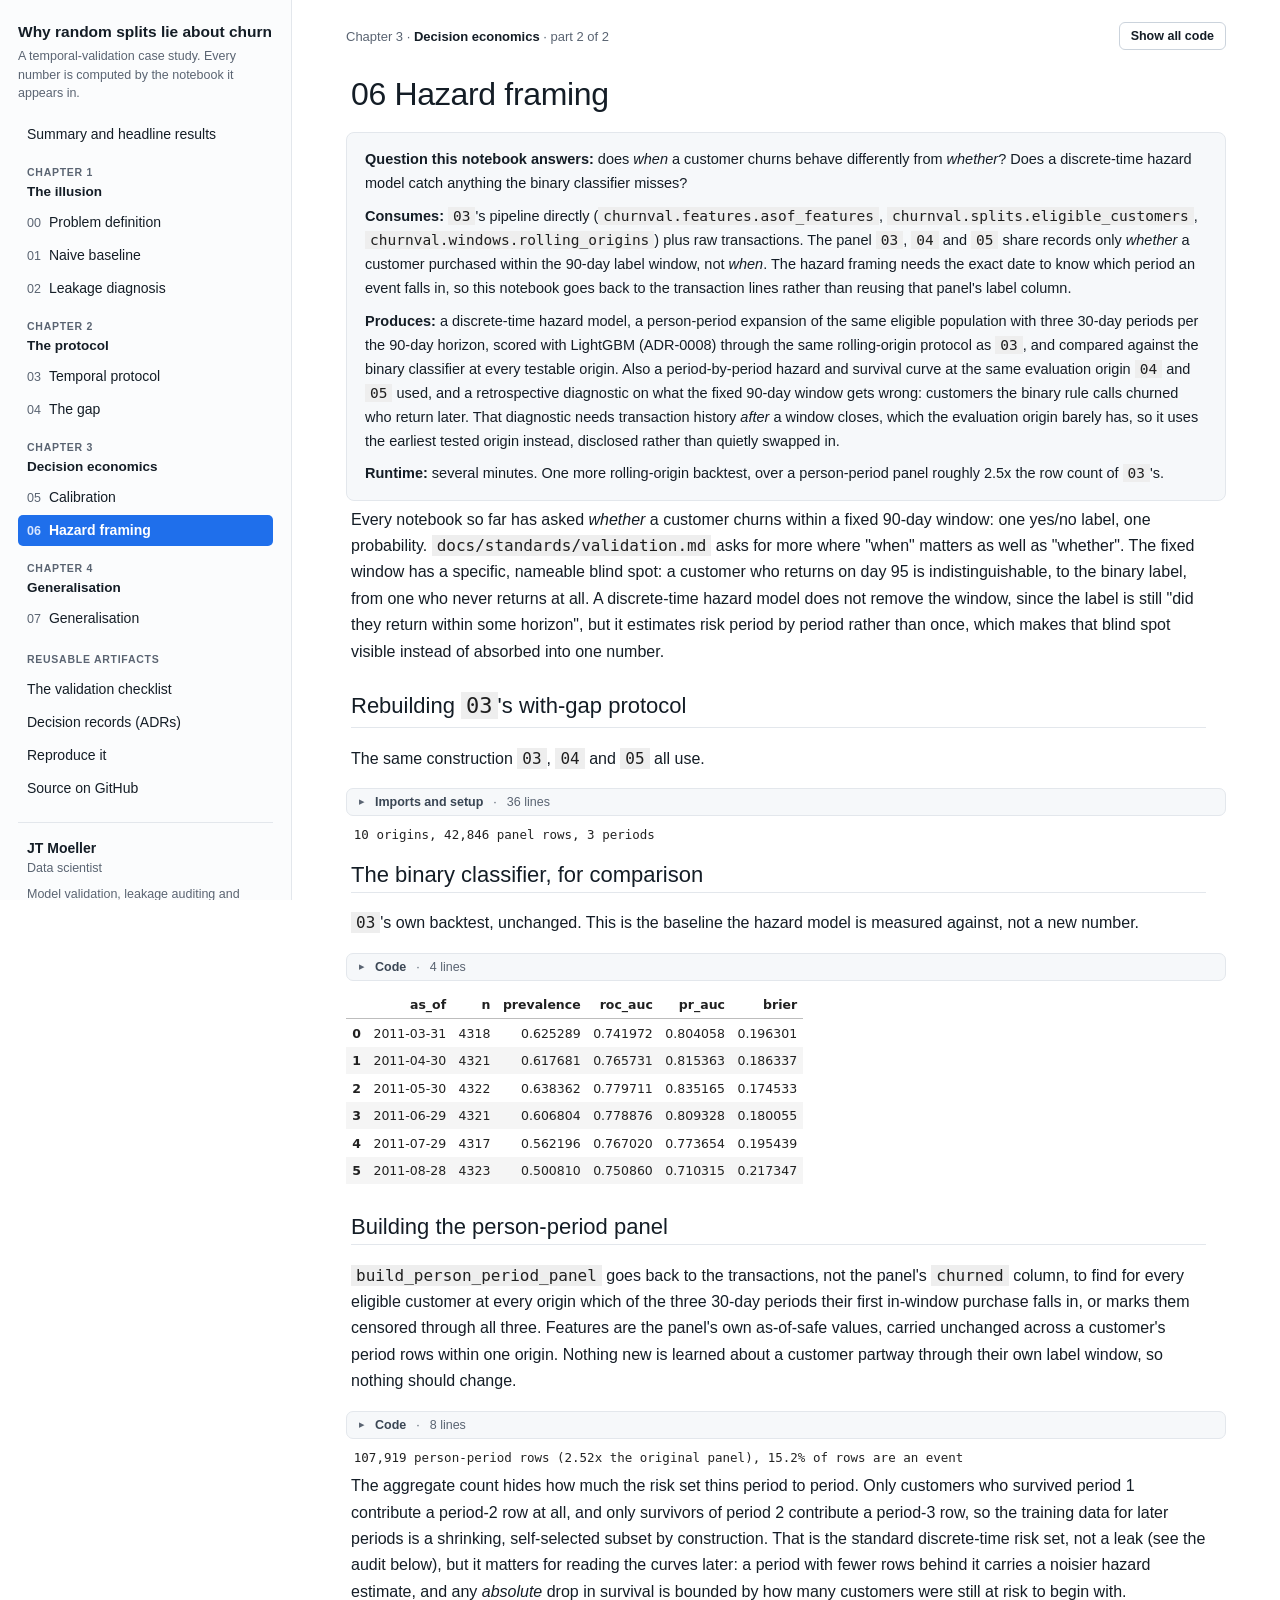
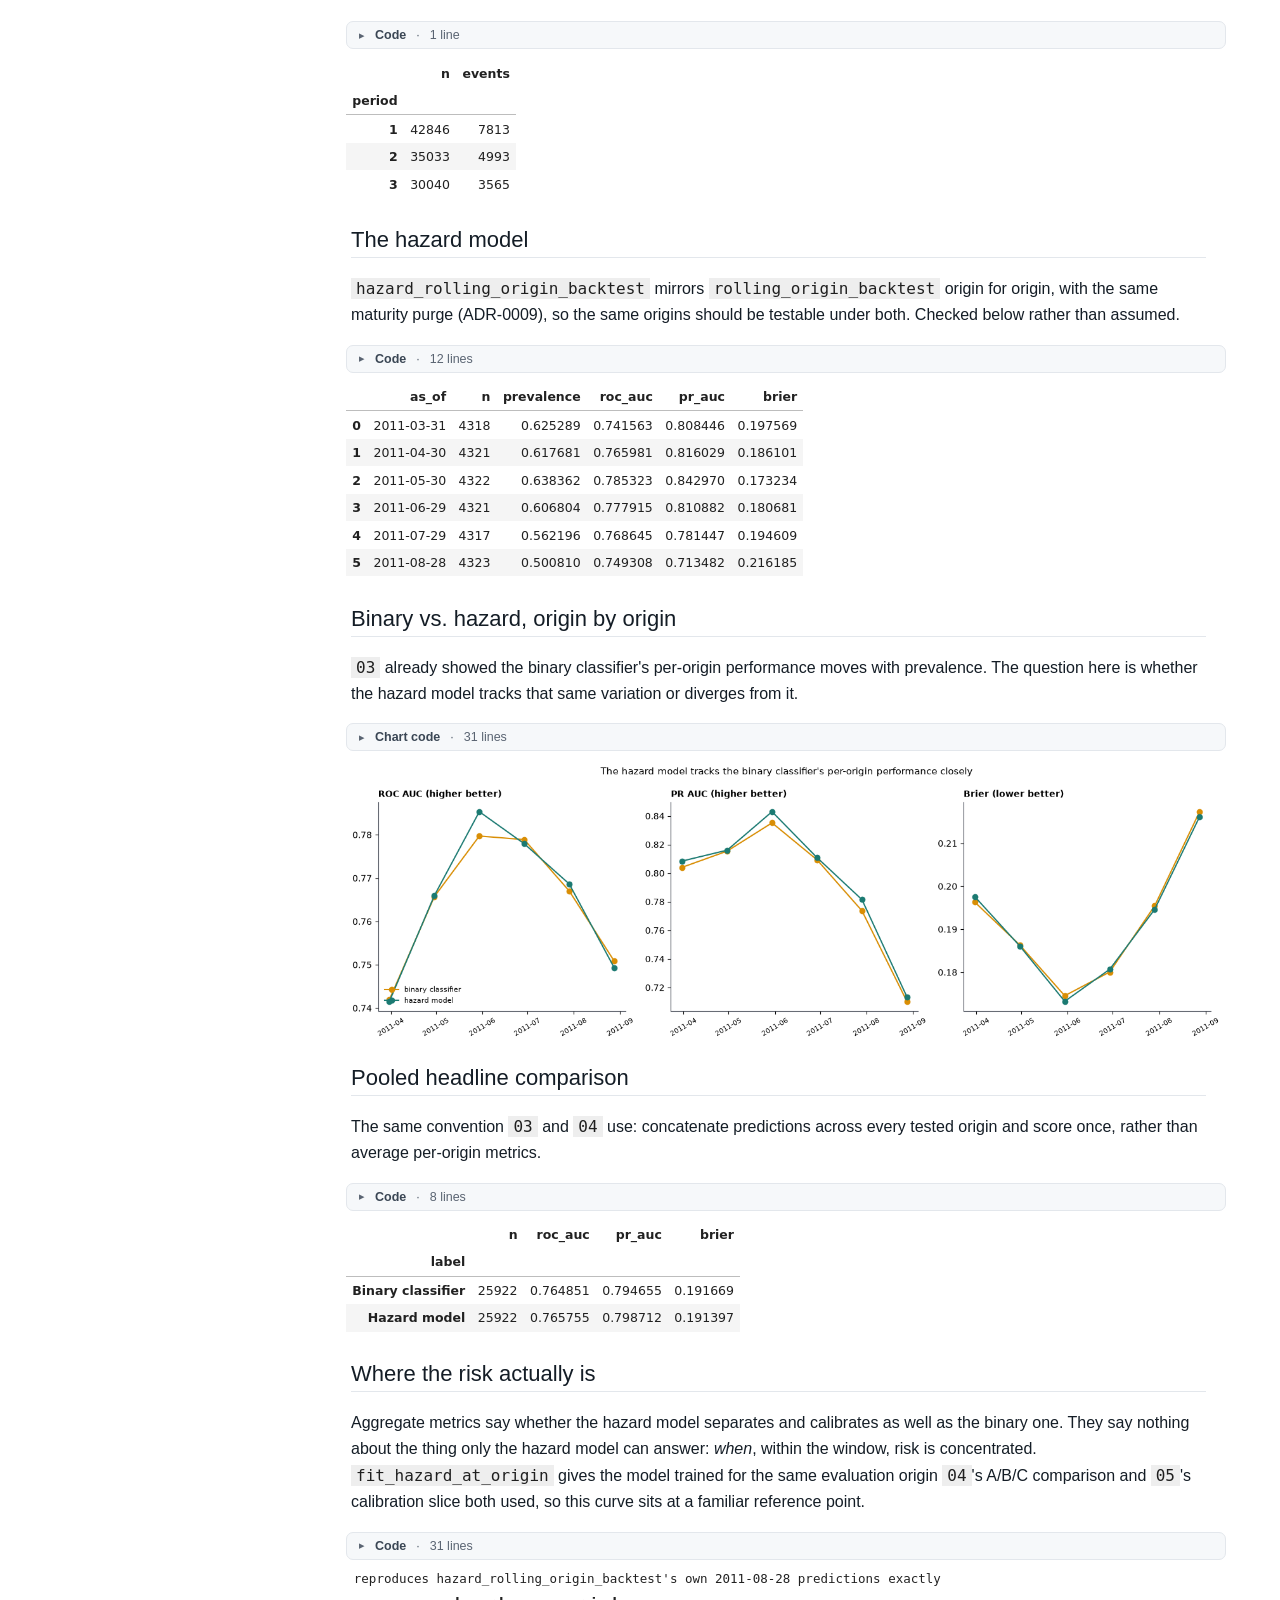
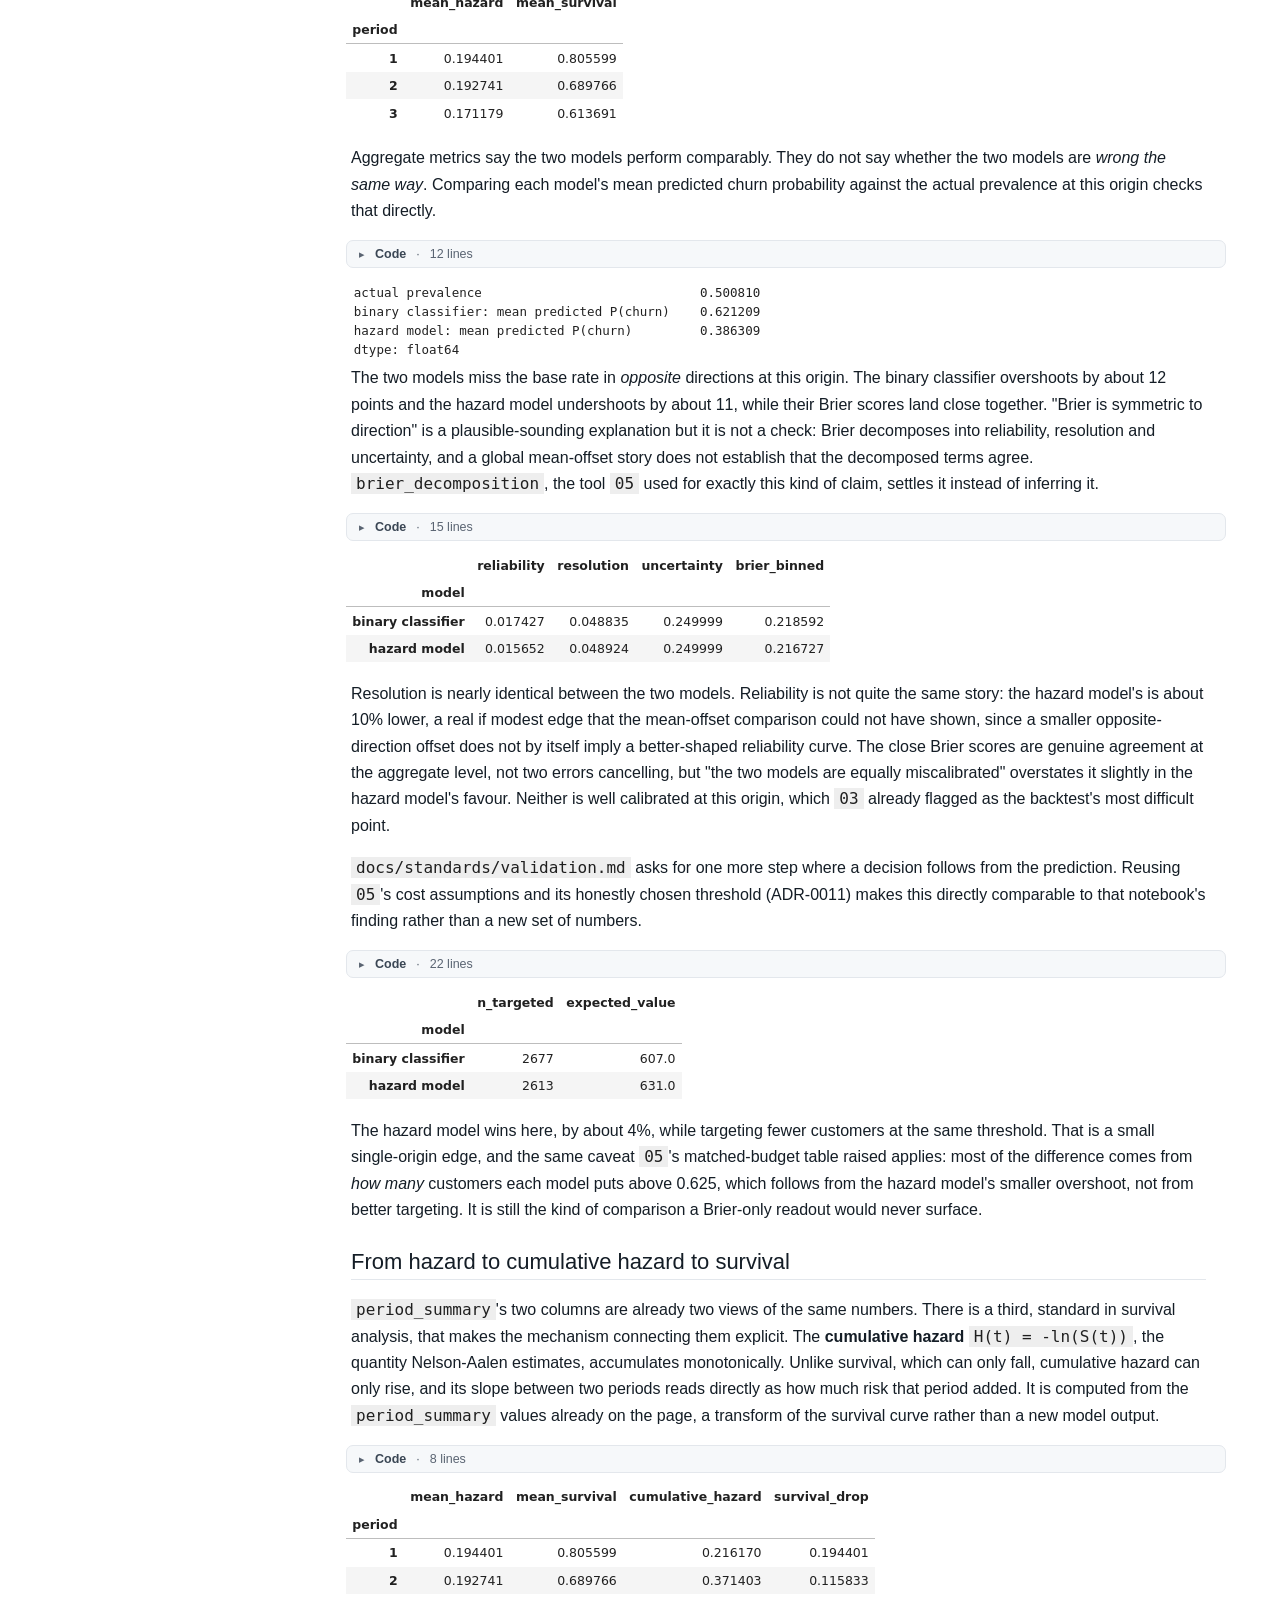
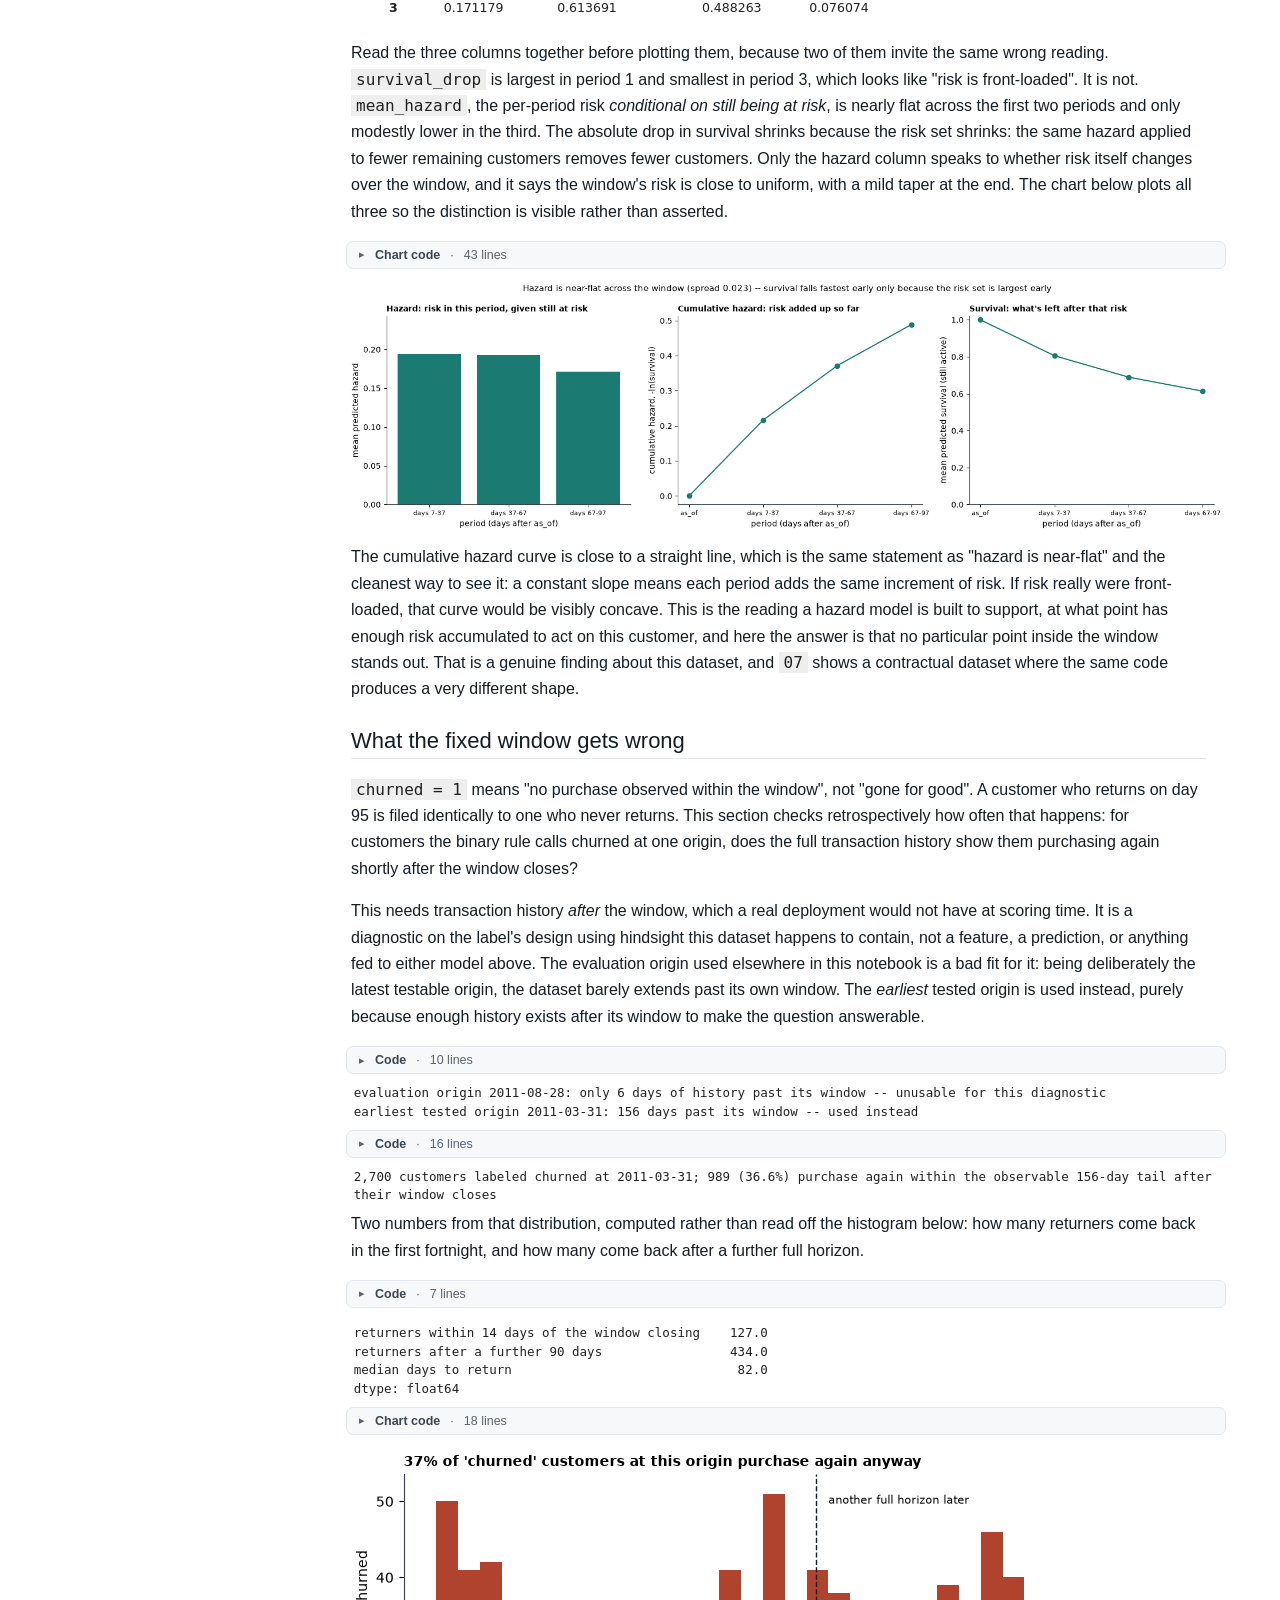
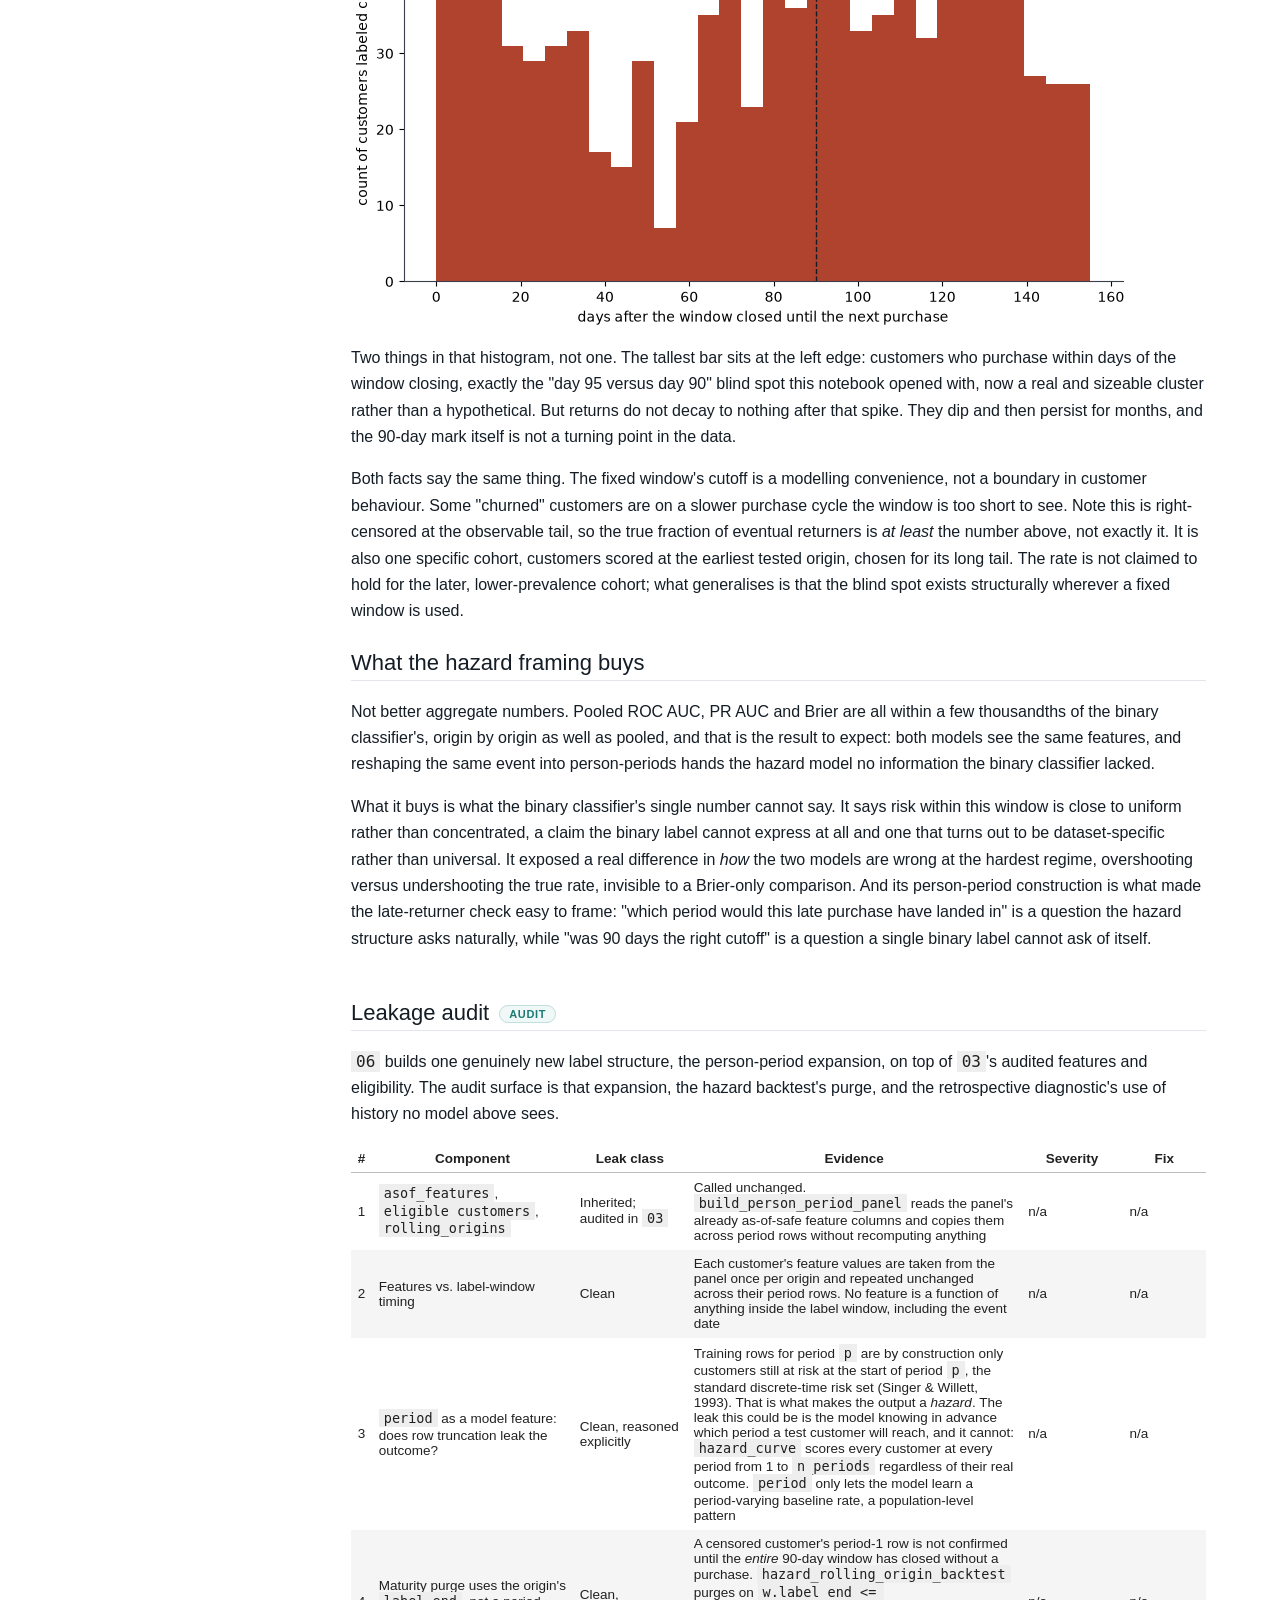
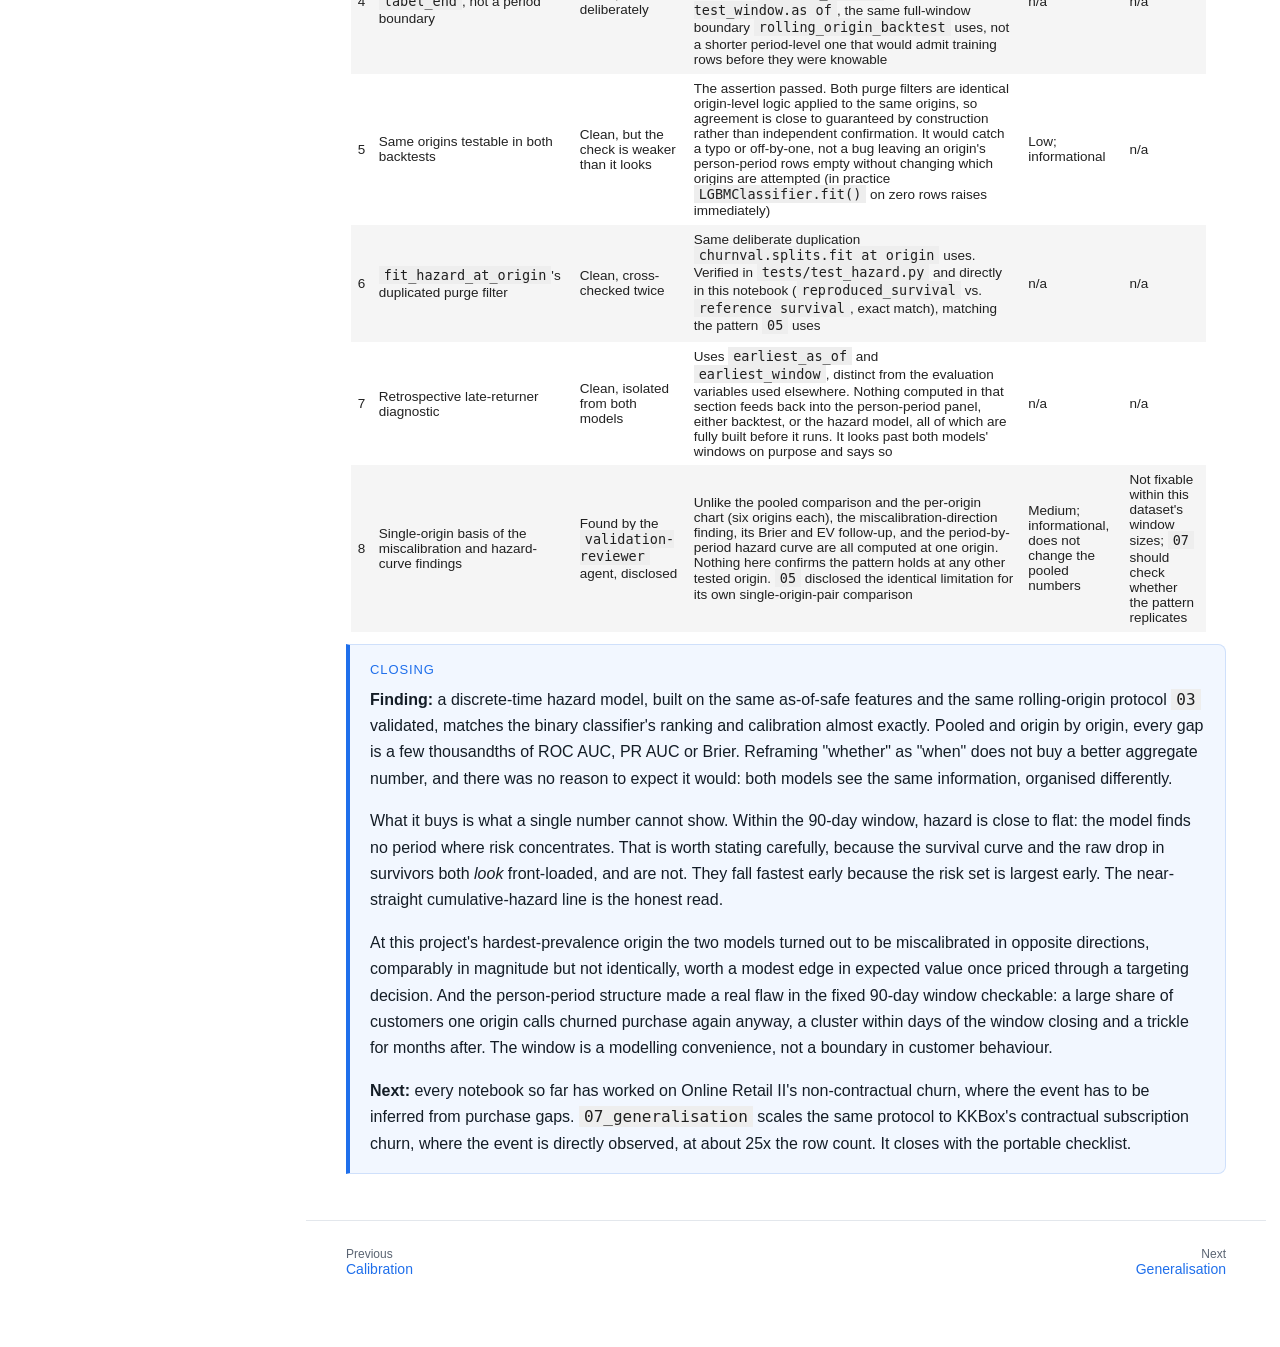
<file: 06_hazard_framing.html>
<!DOCTYPE html>
<html lang="en">
<head>
<meta charset="utf-8">
<meta name="viewport" content="width=device-width, initial-scale=1">
<title>Hazard framing | Why random splits lie about churn</title>
<meta name="description" content="Decision economics: Calibration and time to event. A controlled demonstration that a random split overstates churn-model ROC AUC by 0.138, and a worked temporal-validation protocol that measures the honest number.">
<meta name="author" content="JT Moeller">
<meta property="og:type" content="article">
<meta property="og:title" content="Hazard framing | Why random splits lie about churn">
<meta property="og:description" content="Decision economics: Calibration and time to event. A controlled demonstration that a random split overstates churn-model ROC AUC by 0.138, and a worked temporal-validation protocol that measures the honest number.">
<meta property="og:url" content="https://jtdata.github.io/why-random-splits-lie/06_hazard_framing.html">
<meta property="og:image" content="https://jtdata.github.io/why-random-splits-lie/assets/the_gap.png">
<meta name="twitter:card" content="summary_large_image">
<link rel="icon" href="data:image/svg+xml,%3Csvg xmlns='http://www.w3.org/2000/svg' viewBox='0 0 32 32'%3E%3Crect width='32' height='32' rx='6' fill='%23141D26'/%3E%3Crect x='6' y='8' width='8' height='18' fill='%23D6349C'/%3E%3Crect x='18' y='14' width='8' height='12' fill='%23D98E04'/%3E%3C/svg%3E">
<link rel="stylesheet" href="notebook.css">
<link rel="stylesheet" href="site.css">
</head>
<body>
<nav id="site-nav" aria-label="Site">
  <input type="checkbox" id="nav-toggle" class="vh">
  <div class="navhead">
    <a class="brand" href="index.html">Why random splits lie about churn</a>
    <label for="nav-toggle" class="btn menu-btn">Menu</label>
  </div>
  <div class="navbody">
    <div class="sub">A temporal-validation case study. Every number is computed by
    the notebook it appears in.</div>
    <ol><li><a class="item" href="index.html">Summary and headline results</a></li></ol>
    <div class="chapter"><span class="k">Chapter 1</span><span class="t">The illusion</span></div><ol><li><a class="item" href="00_problem_definition.html"><span class="num">00</span>Problem definition</a></li><li><a class="item" href="01_naive_baseline.html"><span class="num">01</span>Naive baseline</a></li><li><a class="item" href="02_leakage_diagnosis.html"><span class="num">02</span>Leakage diagnosis</a></li></ol><div class="chapter"><span class="k">Chapter 2</span><span class="t">The protocol</span></div><ol><li><a class="item" href="03_temporal_protocol.html"><span class="num">03</span>Temporal protocol</a></li><li><a class="item" href="04_the_gap.html"><span class="num">04</span>The gap</a></li></ol><div class="chapter"><span class="k">Chapter 3</span><span class="t">Decision economics</span></div><ol><li><a class="item" href="05_calibration.html"><span class="num">05</span>Calibration</a></li><li><a class="item active" href="06_hazard_framing.html"><span class="num">06</span>Hazard framing</a></li></ol><div class="chapter"><span class="k">Chapter 4</span><span class="t">Generalisation</span></div><ol><li><a class="item" href="07_generalisation.html"><span class="num">07</span>Generalisation</a></li></ol>
    <div class="grouplabel">Reusable artifacts</div>
    <ol><li><a class="item" href="checklist.html">The validation checklist</a></li><li><a class="item" href="decisions.html">Decision records (ADRs)</a></li>
      <li><a class="item" href="index.html#reproducing">Reproduce it</a></li>
      <li><a class="item" href="https://github.com/jtdata/why-random-splits-lie">Source on GitHub</a></li>
    </ol>
    <div class="author-card">
      <span class="name">JT Moeller</span>
      <span class="role">Data scientist</span>
      <p>Model validation, leakage auditing and decision-focused evaluation. Built to be reproduced, not skimmed.</p>
      <div class="links"><a href="https://github.com/jtdata">GitHub</a></div>
    </div>
  </div>
</nav>
<div id="site-main">
<div class="page-top"><span class="crumb">Chapter 3 &middot; <b>Decision economics</b> &middot; part 2 of 2</span><button class="btn" id="code-toggle" type="button" aria-pressed="false">Show all code</button></div>
<main>
<div class="jp-Cell jp-MarkdownCell jp-Notebook-cell" id="cell-id=bf28ecd0">
<div class="jp-Cell-inputWrapper" tabindex="0">
<div class="jp-Collapser jp-InputCollapser jp-Cell-inputCollapser">
</div>
<div class="jp-InputArea jp-Cell-inputArea"><div class="jp-InputPrompt jp-InputArea-prompt">
</div><div class="jp-RenderedHTMLCommon jp-RenderedMarkdown jp-MarkdownOutput celltag_title" data-mime-type="text/markdown">
<h1 id="06-Hazard-framing">06 Hazard framing<a class="anchor-link" href="#06-Hazard-framing">¶</a></h1>
</div>
</div>
</div>
</div>
<div class="jp-Cell jp-MarkdownCell jp-Notebook-cell" id="cell-id=94eb8ec0">
<div class="jp-Cell-inputWrapper" tabindex="0">
<div class="jp-Collapser jp-InputCollapser jp-Cell-inputCollapser">
</div>
<div class="jp-InputArea jp-Cell-inputArea"><div class="jp-InputPrompt jp-InputArea-prompt">
</div><div class="jp-RenderedHTMLCommon jp-RenderedMarkdown jp-MarkdownOutput celltag_brief" data-mime-type="text/markdown">
<p><strong>Question this notebook answers:</strong> does <em>when</em> a customer churns behave
differently from <em>whether</em>? Does a discrete-time hazard model catch
anything the binary classifier misses?</p>
<p><strong>Consumes:</strong> <code>03</code>'s pipeline directly (<code>churnval.features.asof_features</code>,
<code>churnval.splits.eligible_customers</code>, <code>churnval.windows.rolling_origins</code>)
plus raw transactions. The panel <code>03</code>, <code>04</code> and <code>05</code> share records only
<em>whether</em> a customer purchased within the 90-day label window, not <em>when</em>.
The hazard framing needs the exact date to know which period an event
falls in, so this notebook goes back to the transaction lines rather than
reusing that panel's label column.</p>
<p><strong>Produces:</strong> a discrete-time hazard model, a person-period expansion of
the same eligible population with three 30-day periods per the 90-day
horizon, scored with LightGBM (ADR-0008) through the same rolling-origin
protocol as <code>03</code>, and compared against the binary classifier at every
testable origin. Also a period-by-period hazard and survival curve at the
same evaluation origin <code>04</code> and <code>05</code> used, and a retrospective diagnostic
on what the fixed 90-day window gets wrong: customers the binary rule
calls churned who return later. That diagnostic needs transaction history
<em>after</em> a window closes, which the evaluation origin barely has, so it
uses the earliest tested origin instead, disclosed rather than quietly
swapped in.</p>
<p><strong>Runtime:</strong> several minutes. One more rolling-origin backtest, over a
person-period panel roughly 2.5x the row count of <code>03</code>'s.</p>
</div>
</div>
</div>
</div>
<div class="jp-Cell jp-MarkdownCell jp-Notebook-cell" id="cell-id=38440cbe">
<div class="jp-Cell-inputWrapper" tabindex="0">
<div class="jp-Collapser jp-InputCollapser jp-Cell-inputCollapser">
</div>
<div class="jp-InputArea jp-Cell-inputArea"><div class="jp-InputPrompt jp-InputArea-prompt">
</div><div class="jp-RenderedHTMLCommon jp-RenderedMarkdown jp-MarkdownOutput" data-mime-type="text/markdown">
<p>Every notebook so far has asked <em>whether</em> a customer churns within a fixed
90-day window: one yes/no label, one probability.
<code>docs/standards/validation.md</code> asks for more where "when" matters as well
as "whether". The fixed window has a specific, nameable blind spot: a
customer who returns on day 95 is indistinguishable, to the binary label,
from one who never returns at all. A discrete-time hazard model does not
remove the window, since the label is still "did they return within some
horizon", but it estimates risk period by period rather than once, which
makes that blind spot visible instead of absorbed into one number.</p>
</div>
</div>
</div>
</div>
<div class="jp-Cell jp-MarkdownCell jp-Notebook-cell" id="cell-id=4528f6ca">
<div class="jp-Cell-inputWrapper" tabindex="0">
<div class="jp-Collapser jp-InputCollapser jp-Cell-inputCollapser">
</div>
<div class="jp-InputArea jp-Cell-inputArea"><div class="jp-InputPrompt jp-InputArea-prompt">
</div><div class="jp-RenderedHTMLCommon jp-RenderedMarkdown jp-MarkdownOutput" data-mime-type="text/markdown">
<h2 id="Rebuilding-03's-with-gap-protocol">Rebuilding <code>03</code>'s with-gap protocol<a class="anchor-link" href="#Rebuilding-03's-with-gap-protocol">¶</a></h2><p>The same construction <code>03</code>, <code>04</code> and <code>05</code> all use.</p>
</div>
</div>
</div>
</div><div class="jp-Cell jp-CodeCell jp-Notebook-cell" id="cell-id=b2e17b12">
<details class="code-fold">
<summary><span class="fold-kind">Imports and setup</span><span class="fold-n">36 lines</span></summary>
<div class="jp-Cell-inputWrapper" tabindex="0">
<div class="jp-Collapser jp-InputCollapser jp-Cell-inputCollapser">
</div>
<div class="jp-InputArea jp-Cell-inputArea">
<div class="jp-InputPrompt jp-InputArea-prompt">In [1]:</div>
<div class="jp-CodeMirrorEditor jp-Editor jp-InputArea-editor" data-type="inline">
<div class="cm-editor cm-s-jupyter">
<div class="highlight hl-ipython3"><pre><span></span><span class="kn">from</span><span class="w"> </span><span class="nn">datetime</span><span class="w"> </span><span class="kn">import</span> <span class="n">timedelta</span>

<span class="kn">import</span><span class="w"> </span><span class="nn">matplotlib.pyplot</span><span class="w"> </span><span class="k">as</span><span class="w"> </span><span class="nn">plt</span>
<span class="kn">import</span><span class="w"> </span><span class="nn">numpy</span><span class="w"> </span><span class="k">as</span><span class="w"> </span><span class="nn">np</span>
<span class="kn">import</span><span class="w"> </span><span class="nn">pandas</span><span class="w"> </span><span class="k">as</span><span class="w"> </span><span class="nn">pd</span>

<span class="kn">from</span><span class="w"> </span><span class="nn">churnval.calibration</span><span class="w"> </span><span class="kn">import</span> <span class="n">brier_decomposition</span>
<span class="kn">from</span><span class="w"> </span><span class="nn">churnval.config</span><span class="w"> </span><span class="kn">import</span> <span class="n">DEFAULT_GAP_DAYS</span><span class="p">,</span> <span class="n">DEFAULT_STEP_DAYS</span><span class="p">,</span> <span class="n">PATHS</span><span class="p">,</span> <span class="n">SEED</span>
<span class="kn">from</span><span class="w"> </span><span class="nn">churnval.evaluation</span><span class="w"> </span><span class="kn">import</span> <span class="n">expected_value</span><span class="p">,</span> <span class="n">score</span>
<span class="kn">from</span><span class="w"> </span><span class="nn">churnval.hazard</span><span class="w"> </span><span class="kn">import</span> <span class="p">(</span>
    <span class="n">PERIOD_DAYS</span><span class="p">,</span>
    <span class="n">build_person_period_panel</span><span class="p">,</span>
    <span class="n">fit_hazard_at_origin</span><span class="p">,</span>
    <span class="n">hazard_curve</span><span class="p">,</span>
    <span class="n">hazard_rolling_origin_backtest</span><span class="p">,</span>
    <span class="n">survival_from_hazards</span><span class="p">,</span>
<span class="p">)</span>
<span class="kn">from</span><span class="w"> </span><span class="nn">churnval.io</span><span class="w"> </span><span class="kn">import</span> <span class="n">load_online_retail_ii</span>
<span class="kn">from</span><span class="w"> </span><span class="nn">churnval.naive_baseline</span><span class="w"> </span><span class="kn">import</span> <span class="n">HORIZON_DAYS</span>
<span class="kn">from</span><span class="w"> </span><span class="nn">churnval.plotting</span><span class="w"> </span><span class="kn">import</span> <span class="n">PALETTE</span><span class="p">,</span> <span class="n">set_style</span>
<span class="kn">from</span><span class="w"> </span><span class="nn">churnval.splits</span><span class="w"> </span><span class="kn">import</span> <span class="n">build_asof_panel</span><span class="p">,</span> <span class="n">rolling_origin_backtest</span>
<span class="kn">from</span><span class="w"> </span><span class="nn">churnval.windows</span><span class="w"> </span><span class="kn">import</span> <span class="n">rolling_origins</span>

<span class="n">PATHS</span><span class="o">.</span><span class="n">ensure</span><span class="p">()</span>
<span class="n">set_style</span><span class="p">()</span>

<span class="n">transactions</span> <span class="o">=</span> <span class="n">load_online_retail_ii</span><span class="p">()</span>
<span class="n">first_as_of</span> <span class="o">=</span> <span class="n">transactions</span><span class="p">[</span><span class="s2">"invoice_date"</span><span class="p">]</span><span class="o">.</span><span class="n">min</span><span class="p">()</span><span class="o">.</span><span class="n">normalize</span><span class="p">()</span> <span class="o">+</span> <span class="n">timedelta</span><span class="p">(</span><span class="n">days</span><span class="o">=</span><span class="mi">365</span><span class="p">)</span>
<span class="n">last_event</span> <span class="o">=</span> <span class="n">transactions</span><span class="p">[</span><span class="s2">"invoice_date"</span><span class="p">]</span><span class="o">.</span><span class="n">max</span><span class="p">()</span>
<span class="n">feature_cols</span> <span class="o">=</span> <span class="p">[</span><span class="s2">"recency_days"</span><span class="p">,</span> <span class="s2">"frequency"</span><span class="p">,</span> <span class="s2">"monetary"</span><span class="p">]</span>

<span class="n">origins_withgap</span> <span class="o">=</span> <span class="n">rolling_origins</span><span class="p">(</span>
    <span class="n">first_as_of</span><span class="p">,</span>
    <span class="n">last_event</span><span class="p">,</span>
    <span class="n">gap_days</span><span class="o">=</span><span class="n">DEFAULT_GAP_DAYS</span><span class="p">,</span>
    <span class="n">horizon_days</span><span class="o">=</span><span class="n">HORIZON_DAYS</span><span class="p">,</span>
    <span class="n">step_days</span><span class="o">=</span><span class="n">DEFAULT_STEP_DAYS</span><span class="p">,</span>
<span class="p">)</span>
<span class="n">panel_withgap</span> <span class="o">=</span> <span class="n">build_asof_panel</span><span class="p">(</span><span class="n">transactions</span><span class="p">,</span> <span class="n">origins_withgap</span><span class="p">)</span>
<span class="n">n_periods</span> <span class="o">=</span> <span class="n">HORIZON_DAYS</span> <span class="o">//</span> <span class="n">PERIOD_DAYS</span>
<span class="nb">print</span><span class="p">(</span><span class="sa">f</span><span class="s2">"</span><span class="si">{</span><span class="nb">len</span><span class="p">(</span><span class="n">origins_withgap</span><span class="p">)</span><span class="si">}</span><span class="s2"> origins, </span><span class="si">{</span><span class="nb">len</span><span class="p">(</span><span class="n">panel_withgap</span><span class="p">)</span><span class="si">:</span><span class="s2">,</span><span class="si">}</span><span class="s2"> panel rows, </span><span class="si">{</span><span class="n">n_periods</span><span class="si">}</span><span class="s2"> periods"</span><span class="p">)</span>
</pre></div>
</div>
</div>
</div>
</div>
</details>
<div class="jp-Cell-outputWrapper">
<div class="jp-Collapser jp-OutputCollapser jp-Cell-outputCollapser">
</div>
<div class="jp-OutputArea jp-Cell-outputArea">
<div class="jp-OutputArea-child">
<div class="jp-OutputPrompt jp-OutputArea-prompt"></div>
<div class="jp-RenderedText jp-OutputArea-output" data-mime-type="text/plain" tabindex="0">
<pre>10 origins, 42,846 panel rows, 3 periods
</pre>
</div>
</div>
</div>
</div>
</div>
<div class="jp-Cell jp-MarkdownCell jp-Notebook-cell" id="cell-id=421fb41e">
<div class="jp-Cell-inputWrapper" tabindex="0">
<div class="jp-Collapser jp-InputCollapser jp-Cell-inputCollapser">
</div>
<div class="jp-InputArea jp-Cell-inputArea"><div class="jp-InputPrompt jp-InputArea-prompt">
</div><div class="jp-RenderedHTMLCommon jp-RenderedMarkdown jp-MarkdownOutput" data-mime-type="text/markdown">
<h2 id="The-binary-classifier,-for-comparison">The binary classifier, for comparison<a class="anchor-link" href="#The-binary-classifier,-for-comparison">¶</a></h2><p><code>03</code>'s own backtest, unchanged. This is the baseline the hazard model is
measured against, not a new number.</p>
</div>
</div>
</div>
</div><div class="jp-Cell jp-CodeCell jp-Notebook-cell" id="cell-id=de6e30b2">
<details class="code-fold">
<summary><span class="fold-kind">Code</span><span class="fold-n">4 lines</span></summary>
<div class="jp-Cell-inputWrapper" tabindex="0">
<div class="jp-Collapser jp-InputCollapser jp-Cell-inputCollapser">
</div>
<div class="jp-InputArea jp-Cell-inputArea">
<div class="jp-InputPrompt jp-InputArea-prompt">In [2]:</div>
<div class="jp-CodeMirrorEditor jp-Editor jp-InputArea-editor" data-type="inline">
<div class="cm-editor cm-s-jupyter">
<div class="highlight hl-ipython3"><pre><span></span><span class="n">per_origin_binary</span><span class="p">,</span> <span class="n">predictions_binary</span> <span class="o">=</span> <span class="n">rolling_origin_backtest</span><span class="p">(</span>
    <span class="n">panel_withgap</span><span class="p">,</span> <span class="n">origins_withgap</span><span class="p">,</span> <span class="n">feature_cols</span><span class="o">=</span><span class="n">feature_cols</span><span class="p">,</span> <span class="n">min_training_origins</span><span class="o">=</span><span class="mi">3</span><span class="p">,</span> <span class="n">seed</span><span class="o">=</span><span class="n">SEED</span>
<span class="p">)</span>
<span class="n">per_origin_binary</span><span class="p">[[</span><span class="s2">"as_of"</span><span class="p">,</span> <span class="s2">"n"</span><span class="p">,</span> <span class="s2">"prevalence"</span><span class="p">,</span> <span class="s2">"roc_auc"</span><span class="p">,</span> <span class="s2">"pr_auc"</span><span class="p">,</span> <span class="s2">"brier"</span><span class="p">]]</span>
</pre></div>
</div>
</div>
</div>
</div>
</details>
<div class="jp-Cell-outputWrapper">
<div class="jp-Collapser jp-OutputCollapser jp-Cell-outputCollapser">
</div>
<div class="jp-OutputArea jp-Cell-outputArea">
<div class="jp-OutputArea-child jp-OutputArea-executeResult">
<div class="jp-OutputPrompt jp-OutputArea-prompt">Out[2]:</div>
<div class="jp-RenderedHTMLCommon jp-RenderedHTML jp-OutputArea-output jp-OutputArea-executeResult" data-mime-type="text/html" tabindex="0">
<div>
<style scoped="">
    .dataframe tbody tr th:only-of-type {
        vertical-align: middle;
    }

    .dataframe tbody tr th {
        vertical-align: top;
    }

    .dataframe thead th {
        text-align: right;
    }
</style>
<table border="1" class="dataframe">
<thead>
<tr style="text-align: right;">
<th></th>
<th>as_of</th>
<th>n</th>
<th>prevalence</th>
<th>roc_auc</th>
<th>pr_auc</th>
<th>brier</th>
</tr>
</thead>
<tbody>
<tr>
<th>0</th>
<td>2011-03-31</td>
<td>4318</td>
<td>0.625289</td>
<td>0.741972</td>
<td>0.804058</td>
<td>0.196301</td>
</tr>
<tr>
<th>1</th>
<td>2011-04-30</td>
<td>4321</td>
<td>0.617681</td>
<td>0.765731</td>
<td>0.815363</td>
<td>0.186337</td>
</tr>
<tr>
<th>2</th>
<td>2011-05-30</td>
<td>4322</td>
<td>0.638362</td>
<td>0.779711</td>
<td>0.835165</td>
<td>0.174533</td>
</tr>
<tr>
<th>3</th>
<td>2011-06-29</td>
<td>4321</td>
<td>0.606804</td>
<td>0.778876</td>
<td>0.809328</td>
<td>0.180055</td>
</tr>
<tr>
<th>4</th>
<td>2011-07-29</td>
<td>4317</td>
<td>0.562196</td>
<td>0.767020</td>
<td>0.773654</td>
<td>0.195439</td>
</tr>
<tr>
<th>5</th>
<td>2011-08-28</td>
<td>4323</td>
<td>0.500810</td>
<td>0.750860</td>
<td>0.710315</td>
<td>0.217347</td>
</tr>
</tbody>
</table>
</div>
</div>
</div>
</div>
</div>
</div>
<div class="jp-Cell jp-MarkdownCell jp-Notebook-cell" id="cell-id=1ae78625">
<div class="jp-Cell-inputWrapper" tabindex="0">
<div class="jp-Collapser jp-InputCollapser jp-Cell-inputCollapser">
</div>
<div class="jp-InputArea jp-Cell-inputArea"><div class="jp-InputPrompt jp-InputArea-prompt">
</div><div class="jp-RenderedHTMLCommon jp-RenderedMarkdown jp-MarkdownOutput" data-mime-type="text/markdown">
<h2 id="Building-the-person-period-panel">Building the person-period panel<a class="anchor-link" href="#Building-the-person-period-panel">¶</a></h2><p><code>build_person_period_panel</code> goes back to the transactions, not the
panel's <code>churned</code> column, to find for every eligible customer at every
origin which of the three 30-day periods their first in-window purchase
falls in, or marks them censored through all three. Features are the
panel's own as-of-safe values, carried unchanged across a customer's
period rows within one origin. Nothing new is learned about a customer
partway through their own label window, so nothing should change.</p>
</div>
</div>
</div>
</div><div class="jp-Cell jp-CodeCell jp-Notebook-cell" id="cell-id=a52007e0">
<details class="code-fold">
<summary><span class="fold-kind">Code</span><span class="fold-n">8 lines</span></summary>
<div class="jp-Cell-inputWrapper" tabindex="0">
<div class="jp-Collapser jp-InputCollapser jp-Cell-inputCollapser">
</div>
<div class="jp-InputArea jp-Cell-inputArea">
<div class="jp-InputPrompt jp-InputArea-prompt">In [3]:</div>
<div class="jp-CodeMirrorEditor jp-Editor jp-InputArea-editor" data-type="inline">
<div class="cm-editor cm-s-jupyter">
<div class="highlight hl-ipython3"><pre><span></span><span class="n">person_period_panel</span> <span class="o">=</span> <span class="n">build_person_period_panel</span><span class="p">(</span>
    <span class="n">transactions</span><span class="p">,</span> <span class="n">origins_withgap</span><span class="p">,</span> <span class="n">panel_withgap</span><span class="p">,</span> <span class="n">feature_cols</span><span class="o">=</span><span class="n">feature_cols</span><span class="p">,</span> <span class="n">time_col</span><span class="o">=</span><span class="s2">"invoice_date"</span>
<span class="p">)</span>
<span class="nb">print</span><span class="p">(</span>
    <span class="sa">f</span><span class="s2">"</span><span class="si">{</span><span class="nb">len</span><span class="p">(</span><span class="n">person_period_panel</span><span class="p">)</span><span class="si">:</span><span class="s2">,</span><span class="si">}</span><span class="s2"> person-period rows "</span>
    <span class="sa">f</span><span class="s2">"(</span><span class="si">{</span><span class="nb">len</span><span class="p">(</span><span class="n">person_period_panel</span><span class="p">)</span><span class="w"> </span><span class="o">/</span><span class="w"> </span><span class="nb">len</span><span class="p">(</span><span class="n">panel_withgap</span><span class="p">)</span><span class="si">:</span><span class="s2">.2f</span><span class="si">}</span><span class="s2">x the original panel), "</span>
    <span class="sa">f</span><span class="s2">"</span><span class="si">{</span><span class="n">person_period_panel</span><span class="p">[</span><span class="s1">'event'</span><span class="p">]</span><span class="o">.</span><span class="n">mean</span><span class="p">()</span><span class="si">:</span><span class="s2">.1%</span><span class="si">}</span><span class="s2"> of rows are an event"</span>
<span class="p">)</span>
</pre></div>
</div>
</div>
</div>
</div>
</details>
<div class="jp-Cell-outputWrapper">
<div class="jp-Collapser jp-OutputCollapser jp-Cell-outputCollapser">
</div>
<div class="jp-OutputArea jp-Cell-outputArea">
<div class="jp-OutputArea-child">
<div class="jp-OutputPrompt jp-OutputArea-prompt"></div>
<div class="jp-RenderedText jp-OutputArea-output" data-mime-type="text/plain" tabindex="0">
<pre>107,919 person-period rows (2.52x the original panel), 15.2% of rows are an event
</pre>
</div>
</div>
</div>
</div>
</div>
<div class="jp-Cell jp-MarkdownCell jp-Notebook-cell" id="cell-id=76b87b78">
<div class="jp-Cell-inputWrapper" tabindex="0">
<div class="jp-Collapser jp-InputCollapser jp-Cell-inputCollapser">
</div>
<div class="jp-InputArea jp-Cell-inputArea"><div class="jp-InputPrompt jp-InputArea-prompt">
</div><div class="jp-RenderedHTMLCommon jp-RenderedMarkdown jp-MarkdownOutput" data-mime-type="text/markdown">
<p>The aggregate count hides how much the risk set thins period to period.
Only customers who survived period 1 contribute a period-2 row at all, and
only survivors of period 2 contribute a period-3 row, so the training data
for later periods is a shrinking, self-selected subset by construction.
That is the standard discrete-time risk set, not a leak (see the audit
below), but it matters for reading the curves later: a period with fewer
rows behind it carries a noisier hazard estimate, and any <em>absolute</em> drop
in survival is bounded by how many customers were still at risk to begin
with.</p>
</div>
</div>
</div>
</div><div class="jp-Cell jp-CodeCell jp-Notebook-cell" id="cell-id=26427fe4">
<details class="code-fold">
<summary><span class="fold-kind">Code</span><span class="fold-n">1 line</span></summary>
<div class="jp-Cell-inputWrapper" tabindex="0">
<div class="jp-Collapser jp-InputCollapser jp-Cell-inputCollapser">
</div>
<div class="jp-InputArea jp-Cell-inputArea">
<div class="jp-InputPrompt jp-InputArea-prompt">In [4]:</div>
<div class="jp-CodeMirrorEditor jp-Editor jp-InputArea-editor" data-type="inline">
<div class="cm-editor cm-s-jupyter">
<div class="highlight hl-ipython3"><pre><span></span><span class="n">person_period_panel</span><span class="o">.</span><span class="n">groupby</span><span class="p">(</span><span class="s2">"period"</span><span class="p">)</span><span class="o">.</span><span class="n">agg</span><span class="p">(</span><span class="n">n</span><span class="o">=</span><span class="p">(</span><span class="s2">"event"</span><span class="p">,</span> <span class="s2">"size"</span><span class="p">),</span> <span class="n">events</span><span class="o">=</span><span class="p">(</span><span class="s2">"event"</span><span class="p">,</span> <span class="s2">"sum"</span><span class="p">))</span>
</pre></div>
</div>
</div>
</div>
</div>
</details>
<div class="jp-Cell-outputWrapper">
<div class="jp-Collapser jp-OutputCollapser jp-Cell-outputCollapser">
</div>
<div class="jp-OutputArea jp-Cell-outputArea">
<div class="jp-OutputArea-child jp-OutputArea-executeResult">
<div class="jp-OutputPrompt jp-OutputArea-prompt">Out[4]:</div>
<div class="jp-RenderedHTMLCommon jp-RenderedHTML jp-OutputArea-output jp-OutputArea-executeResult" data-mime-type="text/html" tabindex="0">
<div>
<style scoped="">
    .dataframe tbody tr th:only-of-type {
        vertical-align: middle;
    }

    .dataframe tbody tr th {
        vertical-align: top;
    }

    .dataframe thead th {
        text-align: right;
    }
</style>
<table border="1" class="dataframe">
<thead>
<tr style="text-align: right;">
<th></th>
<th>n</th>
<th>events</th>
</tr>
<tr>
<th>period</th>
<th></th>
<th></th>
</tr>
</thead>
<tbody>
<tr>
<th>1</th>
<td>42846</td>
<td>7813</td>
</tr>
<tr>
<th>2</th>
<td>35033</td>
<td>4993</td>
</tr>
<tr>
<th>3</th>
<td>30040</td>
<td>3565</td>
</tr>
</tbody>
</table>
</div>
</div>
</div>
</div>
</div>
</div>
<div class="jp-Cell jp-MarkdownCell jp-Notebook-cell" id="cell-id=acad533c">
<div class="jp-Cell-inputWrapper" tabindex="0">
<div class="jp-Collapser jp-InputCollapser jp-Cell-inputCollapser">
</div>
<div class="jp-InputArea jp-Cell-inputArea"><div class="jp-InputPrompt jp-InputArea-prompt">
</div><div class="jp-RenderedHTMLCommon jp-RenderedMarkdown jp-MarkdownOutput" data-mime-type="text/markdown">
<h2 id="The-hazard-model">The hazard model<a class="anchor-link" href="#The-hazard-model">¶</a></h2><p><code>hazard_rolling_origin_backtest</code> mirrors <code>rolling_origin_backtest</code> origin
for origin, with the same maturity purge (ADR-0009), so the same origins
should be testable under both. Checked below rather than assumed.</p>
</div>
</div>
</div>
</div><div class="jp-Cell jp-CodeCell jp-Notebook-cell" id="cell-id=fb8c5f37">
<details class="code-fold">
<summary><span class="fold-kind">Code</span><span class="fold-n">12 lines</span></summary>
<div class="jp-Cell-inputWrapper" tabindex="0">
<div class="jp-Collapser jp-InputCollapser jp-Cell-inputCollapser">
</div>
<div class="jp-InputArea jp-Cell-inputArea">
<div class="jp-InputPrompt jp-InputArea-prompt">In [5]:</div>
<div class="jp-CodeMirrorEditor jp-Editor jp-InputArea-editor" data-type="inline">
<div class="cm-editor cm-s-jupyter">
<div class="highlight hl-ipython3"><pre><span></span><span class="n">per_origin_hazard</span><span class="p">,</span> <span class="n">predictions_hazard</span> <span class="o">=</span> <span class="n">hazard_rolling_origin_backtest</span><span class="p">(</span>
    <span class="n">person_period_panel</span><span class="p">,</span>
    <span class="n">panel_withgap</span><span class="p">,</span>
    <span class="n">origins_withgap</span><span class="p">,</span>
    <span class="n">feature_cols</span><span class="o">=</span><span class="n">feature_cols</span><span class="p">,</span>
    <span class="n">min_training_origins</span><span class="o">=</span><span class="mi">3</span><span class="p">,</span>
    <span class="n">seed</span><span class="o">=</span><span class="n">SEED</span><span class="p">,</span>
<span class="p">)</span>
<span class="k">assert</span> <span class="nb">list</span><span class="p">(</span><span class="n">per_origin_hazard</span><span class="p">[</span><span class="s2">"as_of"</span><span class="p">])</span> <span class="o">==</span> <span class="nb">list</span><span class="p">(</span><span class="n">per_origin_binary</span><span class="p">[</span><span class="s2">"as_of"</span><span class="p">]),</span> <span class="p">(</span>
    <span class="s2">"hazard and binary backtests tested different origins"</span>
<span class="p">)</span>
<span class="n">per_origin_hazard</span><span class="p">[[</span><span class="s2">"as_of"</span><span class="p">,</span> <span class="s2">"n"</span><span class="p">,</span> <span class="s2">"prevalence"</span><span class="p">,</span> <span class="s2">"roc_auc"</span><span class="p">,</span> <span class="s2">"pr_auc"</span><span class="p">,</span> <span class="s2">"brier"</span><span class="p">]]</span>
</pre></div>
</div>
</div>
</div>
</div>
</details>
<div class="jp-Cell-outputWrapper">
<div class="jp-Collapser jp-OutputCollapser jp-Cell-outputCollapser">
</div>
<div class="jp-OutputArea jp-Cell-outputArea">
<div class="jp-OutputArea-child jp-OutputArea-executeResult">
<div class="jp-OutputPrompt jp-OutputArea-prompt">Out[5]:</div>
<div class="jp-RenderedHTMLCommon jp-RenderedHTML jp-OutputArea-output jp-OutputArea-executeResult" data-mime-type="text/html" tabindex="0">
<div>
<style scoped="">
    .dataframe tbody tr th:only-of-type {
        vertical-align: middle;
    }

    .dataframe tbody tr th {
        vertical-align: top;
    }

    .dataframe thead th {
        text-align: right;
    }
</style>
<table border="1" class="dataframe">
<thead>
<tr style="text-align: right;">
<th></th>
<th>as_of</th>
<th>n</th>
<th>prevalence</th>
<th>roc_auc</th>
<th>pr_auc</th>
<th>brier</th>
</tr>
</thead>
<tbody>
<tr>
<th>0</th>
<td>2011-03-31</td>
<td>4318</td>
<td>0.625289</td>
<td>0.741563</td>
<td>0.808446</td>
<td>0.197569</td>
</tr>
<tr>
<th>1</th>
<td>2011-04-30</td>
<td>4321</td>
<td>0.617681</td>
<td>0.765981</td>
<td>0.816029</td>
<td>0.186101</td>
</tr>
<tr>
<th>2</th>
<td>2011-05-30</td>
<td>4322</td>
<td>0.638362</td>
<td>0.785323</td>
<td>0.842970</td>
<td>0.173234</td>
</tr>
<tr>
<th>3</th>
<td>2011-06-29</td>
<td>4321</td>
<td>0.606804</td>
<td>0.777915</td>
<td>0.810882</td>
<td>0.180681</td>
</tr>
<tr>
<th>4</th>
<td>2011-07-29</td>
<td>4317</td>
<td>0.562196</td>
<td>0.768645</td>
<td>0.781447</td>
<td>0.194609</td>
</tr>
<tr>
<th>5</th>
<td>2011-08-28</td>
<td>4323</td>
<td>0.500810</td>
<td>0.749308</td>
<td>0.713482</td>
<td>0.216185</td>
</tr>
</tbody>
</table>
</div>
</div>
</div>
</div>
</div>
</div>
<div class="jp-Cell jp-MarkdownCell jp-Notebook-cell" id="cell-id=22a6fcd1">
<div class="jp-Cell-inputWrapper" tabindex="0">
<div class="jp-Collapser jp-InputCollapser jp-Cell-inputCollapser">
</div>
<div class="jp-InputArea jp-Cell-inputArea"><div class="jp-InputPrompt jp-InputArea-prompt">
</div><div class="jp-RenderedHTMLCommon jp-RenderedMarkdown jp-MarkdownOutput" data-mime-type="text/markdown">
<h2 id="Binary-vs.-hazard,-origin-by-origin">Binary vs. hazard, origin by origin<a class="anchor-link" href="#Binary-vs.-hazard,-origin-by-origin">¶</a></h2><p><code>03</code> already showed the binary classifier's per-origin performance moves
with prevalence. The question here is whether the hazard model tracks that
same variation or diverges from it.</p>
</div>
</div>
</div>
</div><div class="jp-Cell jp-CodeCell jp-Notebook-cell" id="cell-id=38fa5bac">
<details class="code-fold">
<summary><span class="fold-kind">Chart code</span><span class="fold-n">31 lines</span></summary>
<div class="jp-Cell-inputWrapper" tabindex="0">
<div class="jp-Collapser jp-InputCollapser jp-Cell-inputCollapser">
</div>
<div class="jp-InputArea jp-Cell-inputArea">
<div class="jp-InputPrompt jp-InputArea-prompt">In [6]:</div>
<div class="jp-CodeMirrorEditor jp-Editor jp-InputArea-editor" data-type="inline">
<div class="cm-editor cm-s-jupyter">
<div class="highlight hl-ipython3"><pre><span></span><span class="n">metrics</span> <span class="o">=</span> <span class="p">[(</span><span class="s2">"roc_auc"</span><span class="p">,</span> <span class="s2">"ROC AUC"</span><span class="p">,</span> <span class="kc">True</span><span class="p">),</span> <span class="p">(</span><span class="s2">"pr_auc"</span><span class="p">,</span> <span class="s2">"PR AUC"</span><span class="p">,</span> <span class="kc">True</span><span class="p">),</span> <span class="p">(</span><span class="s2">"brier"</span><span class="p">,</span> <span class="s2">"Brier"</span><span class="p">,</span> <span class="kc">False</span><span class="p">)]</span>
<span class="n">model_colours</span> <span class="o">=</span> <span class="p">{</span><span class="s2">"binary classifier"</span><span class="p">:</span> <span class="n">PALETTE</span><span class="p">[</span><span class="s2">"test"</span><span class="p">],</span> <span class="s2">"hazard model"</span><span class="p">:</span> <span class="n">PALETTE</span><span class="p">[</span><span class="s2">"train"</span><span class="p">]}</span>

<span class="n">fig</span><span class="p">,</span> <span class="n">axes</span> <span class="o">=</span> <span class="n">plt</span><span class="o">.</span><span class="n">subplots</span><span class="p">(</span><span class="mi">1</span><span class="p">,</span> <span class="mi">3</span><span class="p">,</span> <span class="n">figsize</span><span class="o">=</span><span class="p">(</span><span class="mi">14</span><span class="p">,</span> <span class="mf">4.5</span><span class="p">))</span>
<span class="k">for</span> <span class="n">ax</span><span class="p">,</span> <span class="p">(</span><span class="n">col</span><span class="p">,</span> <span class="n">title</span><span class="p">,</span> <span class="n">higher_is_better</span><span class="p">)</span> <span class="ow">in</span> <span class="nb">zip</span><span class="p">(</span><span class="n">axes</span><span class="p">,</span> <span class="n">metrics</span><span class="p">,</span> <span class="n">strict</span><span class="o">=</span><span class="kc">True</span><span class="p">):</span>
    <span class="n">ax</span><span class="o">.</span><span class="n">plot</span><span class="p">(</span>
        <span class="n">per_origin_binary</span><span class="p">[</span><span class="s2">"as_of"</span><span class="p">],</span>
        <span class="n">per_origin_binary</span><span class="p">[</span><span class="n">col</span><span class="p">],</span>
        <span class="n">marker</span><span class="o">=</span><span class="s2">"o"</span><span class="p">,</span>
        <span class="n">color</span><span class="o">=</span><span class="n">model_colours</span><span class="p">[</span><span class="s2">"binary classifier"</span><span class="p">],</span>
        <span class="n">label</span><span class="o">=</span><span class="s2">"binary classifier"</span><span class="p">,</span>
    <span class="p">)</span>
    <span class="n">ax</span><span class="o">.</span><span class="n">plot</span><span class="p">(</span>
        <span class="n">per_origin_hazard</span><span class="p">[</span><span class="s2">"as_of"</span><span class="p">],</span>
        <span class="n">per_origin_hazard</span><span class="p">[</span><span class="n">col</span><span class="p">],</span>
        <span class="n">marker</span><span class="o">=</span><span class="s2">"o"</span><span class="p">,</span>
        <span class="n">color</span><span class="o">=</span><span class="n">model_colours</span><span class="p">[</span><span class="s2">"hazard model"</span><span class="p">],</span>
        <span class="n">label</span><span class="o">=</span><span class="s2">"hazard model"</span><span class="p">,</span>
    <span class="p">)</span>
    <span class="n">ax</span><span class="o">.</span><span class="n">set_title</span><span class="p">(</span>
        <span class="sa">f</span><span class="s2">"</span><span class="si">{</span><span class="n">title</span><span class="si">}</span><span class="s2"> (</span><span class="si">{</span><span class="s1">'higher'</span><span class="w"> </span><span class="k">if</span><span class="w"> </span><span class="n">higher_is_better</span><span class="w"> </span><span class="k">else</span><span class="w"> </span><span class="s1">'lower'</span><span class="si">}</span><span class="s2"> better)"</span><span class="p">,</span> <span class="n">loc</span><span class="o">=</span><span class="s2">"left"</span><span class="p">,</span> <span class="n">fontsize</span><span class="o">=</span><span class="mi">10</span>
    <span class="p">)</span>
    <span class="n">ax</span><span class="o">.</span><span class="n">tick_params</span><span class="p">(</span><span class="n">axis</span><span class="o">=</span><span class="s2">"x"</span><span class="p">,</span> <span class="n">labelrotation</span><span class="o">=</span><span class="mi">30</span><span class="p">,</span> <span class="n">labelsize</span><span class="o">=</span><span class="mi">8</span><span class="p">)</span>
    <span class="k">for</span> <span class="n">side</span> <span class="ow">in</span> <span class="p">(</span><span class="s2">"top"</span><span class="p">,</span> <span class="s2">"right"</span><span class="p">):</span>
        <span class="n">ax</span><span class="o">.</span><span class="n">spines</span><span class="p">[</span><span class="n">side</span><span class="p">]</span><span class="o">.</span><span class="n">set_visible</span><span class="p">(</span><span class="kc">False</span><span class="p">)</span>
<span class="n">axes</span><span class="p">[</span><span class="mi">0</span><span class="p">]</span><span class="o">.</span><span class="n">legend</span><span class="p">(</span><span class="n">frameon</span><span class="o">=</span><span class="kc">False</span><span class="p">,</span> <span class="n">fontsize</span><span class="o">=</span><span class="mi">8</span><span class="p">,</span> <span class="n">loc</span><span class="o">=</span><span class="s2">"lower left"</span><span class="p">)</span>
<span class="n">fig</span><span class="o">.</span><span class="n">suptitle</span><span class="p">(</span>
    <span class="s2">"The hazard model tracks the binary classifier's per-origin performance closely"</span><span class="p">,</span> <span class="n">fontsize</span><span class="o">=</span><span class="mf">10.5</span>
<span class="p">)</span>
<span class="n">fig</span><span class="o">.</span><span class="n">tight_layout</span><span class="p">()</span>
<span class="n">fig</span><span class="o">.</span><span class="n">savefig</span><span class="p">(</span><span class="n">PATHS</span><span class="o">.</span><span class="n">figures</span> <span class="o">/</span> <span class="s2">"hazard_vs_binary_per_origin.png"</span><span class="p">,</span> <span class="n">dpi</span><span class="o">=</span><span class="mi">200</span><span class="p">)</span>
<span class="c1"># fig</span>
</pre></div>
</div>
</div>
</div>
</div>
</details>
<div class="jp-Cell-outputWrapper">
<div class="jp-Collapser jp-OutputCollapser jp-Cell-outputCollapser">
</div>
<div class="jp-OutputArea jp-Cell-outputArea">
<div class="jp-OutputArea-child">
<div class="jp-OutputPrompt jp-OutputArea-prompt"></div>
<div class="jp-RenderedImage jp-OutputArea-output" tabindex="0">
<img alt="No description has been provided for this image" class="" src="[data-uri]"/>
</div>
</div>
</div>
</div>
</div>
<div class="jp-Cell jp-MarkdownCell jp-Notebook-cell" id="cell-id=2b639ac3">
<div class="jp-Cell-inputWrapper" tabindex="0">
<div class="jp-Collapser jp-InputCollapser jp-Cell-inputCollapser">
</div>
<div class="jp-InputArea jp-Cell-inputArea"><div class="jp-InputPrompt jp-InputArea-prompt">
</div><div class="jp-RenderedHTMLCommon jp-RenderedMarkdown jp-MarkdownOutput" data-mime-type="text/markdown">
<h2 id="Pooled-headline-comparison">Pooled headline comparison<a class="anchor-link" href="#Pooled-headline-comparison">¶</a></h2><p>The same convention <code>03</code> and <code>04</code> use: concatenate predictions across
every tested origin and score once, rather than average per-origin
metrics.</p>
</div>
</div>
</div>
</div><div class="jp-Cell jp-CodeCell jp-Notebook-cell" id="cell-id=18a869a6">
<details class="code-fold">
<summary><span class="fold-kind">Code</span><span class="fold-n">8 lines</span></summary>
<div class="jp-Cell-inputWrapper" tabindex="0">
<div class="jp-Collapser jp-InputCollapser jp-Cell-inputCollapser">
</div>
<div class="jp-InputArea jp-Cell-inputArea">
<div class="jp-InputPrompt jp-InputArea-prompt">In [7]:</div>
<div class="jp-CodeMirrorEditor jp-Editor jp-InputArea-editor" data-type="inline">
<div class="cm-editor cm-s-jupyter">
<div class="highlight hl-ipython3"><pre><span></span><span class="n">binary_pooled</span> <span class="o">=</span> <span class="n">score</span><span class="p">(</span>
    <span class="n">predictions_binary</span><span class="p">[</span><span class="s2">"y_true"</span><span class="p">],</span> <span class="n">predictions_binary</span><span class="p">[</span><span class="s2">"y_prob"</span><span class="p">],</span> <span class="n">label</span><span class="o">=</span><span class="s2">"Binary classifier"</span>
<span class="p">)</span>
<span class="n">hazard_pooled</span> <span class="o">=</span> <span class="n">score</span><span class="p">(</span>
    <span class="n">predictions_hazard</span><span class="p">[</span><span class="s2">"y_true"</span><span class="p">],</span> <span class="n">predictions_hazard</span><span class="p">[</span><span class="s2">"y_prob"</span><span class="p">],</span> <span class="n">label</span><span class="o">=</span><span class="s2">"Hazard model"</span>
<span class="p">)</span>
<span class="n">pooled_table</span> <span class="o">=</span> <span class="n">pd</span><span class="o">.</span><span class="n">DataFrame</span><span class="p">([</span><span class="n">binary_pooled</span><span class="o">.</span><span class="n">as_row</span><span class="p">(),</span> <span class="n">hazard_pooled</span><span class="o">.</span><span class="n">as_row</span><span class="p">()])</span><span class="o">.</span><span class="n">set_index</span><span class="p">(</span><span class="s2">"label"</span><span class="p">)</span>
<span class="n">pooled_table</span><span class="p">[[</span><span class="s2">"n"</span><span class="p">,</span> <span class="s2">"roc_auc"</span><span class="p">,</span> <span class="s2">"pr_auc"</span><span class="p">,</span> <span class="s2">"brier"</span><span class="p">]]</span>
</pre></div>
</div>
</div>
</div>
</div>
</details>
<div class="jp-Cell-outputWrapper">
<div class="jp-Collapser jp-OutputCollapser jp-Cell-outputCollapser">
</div>
<div class="jp-OutputArea jp-Cell-outputArea">
<div class="jp-OutputArea-child jp-OutputArea-executeResult">
<div class="jp-OutputPrompt jp-OutputArea-prompt">Out[7]:</div>
<div class="jp-RenderedHTMLCommon jp-RenderedHTML jp-OutputArea-output jp-OutputArea-executeResult" data-mime-type="text/html" tabindex="0">
<div>
<style scoped="">
    .dataframe tbody tr th:only-of-type {
        vertical-align: middle;
    }

    .dataframe tbody tr th {
        vertical-align: top;
    }

    .dataframe thead th {
        text-align: right;
    }
</style>
<table border="1" class="dataframe">
<thead>
<tr style="text-align: right;">
<th></th>
<th>n</th>
<th>roc_auc</th>
<th>pr_auc</th>
<th>brier</th>
</tr>
<tr>
<th>label</th>
<th></th>
<th></th>
<th></th>
<th></th>
</tr>
</thead>
<tbody>
<tr>
<th>Binary classifier</th>
<td>25922</td>
<td>0.764851</td>
<td>0.794655</td>
<td>0.191669</td>
</tr>
<tr>
<th>Hazard model</th>
<td>25922</td>
<td>0.765755</td>
<td>0.798712</td>
<td>0.191397</td>
</tr>
</tbody>
</table>
</div>
</div>
</div>
</div>
</div>
</div>
<div class="jp-Cell jp-MarkdownCell jp-Notebook-cell" id="cell-id=7d9835ca">
<div class="jp-Cell-inputWrapper" tabindex="0">
<div class="jp-Collapser jp-InputCollapser jp-Cell-inputCollapser">
</div>
<div class="jp-InputArea jp-Cell-inputArea"><div class="jp-InputPrompt jp-InputArea-prompt">
</div><div class="jp-RenderedHTMLCommon jp-RenderedMarkdown jp-MarkdownOutput" data-mime-type="text/markdown">
<h2 id="Where-the-risk-actually-is">Where the risk actually is<a class="anchor-link" href="#Where-the-risk-actually-is">¶</a></h2><p>Aggregate metrics say whether the hazard model separates and calibrates as
well as the binary one. They say nothing about the thing only the hazard
model can answer: <em>when</em>, within the window, risk is concentrated.
<code>fit_hazard_at_origin</code> gives the model trained for the same evaluation
origin <code>04</code>'s A/B/C comparison and <code>05</code>'s calibration slice both used, so
this curve sits at a familiar reference point.</p>
</div>
</div>
</div>
</div><div class="jp-Cell jp-CodeCell jp-Notebook-cell" id="cell-id=fc88c3ad">
<details class="code-fold">
<summary><span class="fold-kind">Code</span><span class="fold-n">31 lines</span></summary>
<div class="jp-Cell-inputWrapper" tabindex="0">
<div class="jp-Collapser jp-InputCollapser jp-Cell-inputCollapser">
</div>
<div class="jp-InputArea jp-Cell-inputArea">
<div class="jp-InputPrompt jp-InputArea-prompt">In [8]:</div>
<div class="jp-CodeMirrorEditor jp-Editor jp-InputArea-editor" data-type="inline">
<div class="cm-editor cm-s-jupyter">
<div class="highlight hl-ipython3"><pre><span></span><span class="n">evaluation_as_of</span> <span class="o">=</span> <span class="n">per_origin_binary</span><span class="p">[</span><span class="s2">"as_of"</span><span class="p">]</span><span class="o">.</span><span class="n">iloc</span><span class="p">[</span><span class="o">-</span><span class="mi">1</span><span class="p">]</span>
<span class="n">evaluation_index</span> <span class="o">=</span> <span class="p">[</span><span class="n">w</span><span class="o">.</span><span class="n">as_of</span> <span class="k">for</span> <span class="n">w</span> <span class="ow">in</span> <span class="n">origins_withgap</span><span class="p">]</span><span class="o">.</span><span class="n">index</span><span class="p">(</span><span class="n">evaluation_as_of</span><span class="p">)</span>
<span class="n">evaluation_window</span> <span class="o">=</span> <span class="n">origins_withgap</span><span class="p">[</span><span class="n">evaluation_index</span><span class="p">]</span>

<span class="n">hazard_model</span><span class="p">,</span> <span class="n">hazard_train_windows</span> <span class="o">=</span> <span class="n">fit_hazard_at_origin</span><span class="p">(</span>
    <span class="n">person_period_panel</span><span class="p">,</span> <span class="n">origins_withgap</span><span class="p">,</span> <span class="n">evaluation_index</span><span class="p">,</span> <span class="n">feature_cols</span><span class="o">=</span><span class="n">feature_cols</span><span class="p">,</span> <span class="n">seed</span><span class="o">=</span><span class="n">SEED</span>
<span class="p">)</span>
<span class="n">evaluation_panel</span> <span class="o">=</span> <span class="n">panel_withgap</span><span class="p">[</span><span class="n">panel_withgap</span><span class="p">[</span><span class="s2">"as_of"</span><span class="p">]</span> <span class="o">==</span> <span class="n">evaluation_as_of</span><span class="p">]</span><span class="o">.</span><span class="n">reset_index</span><span class="p">(</span><span class="n">drop</span><span class="o">=</span><span class="kc">True</span><span class="p">)</span>
<span class="n">curve</span> <span class="o">=</span> <span class="n">hazard_curve</span><span class="p">(</span><span class="n">hazard_model</span><span class="p">,</span> <span class="n">evaluation_panel</span><span class="p">,</span> <span class="n">feature_cols</span><span class="p">,</span> <span class="n">n_periods</span><span class="p">)</span>

<span class="c1"># fit_hazard_at_origin duplicates hazard_rolling_origin_backtest's purge</span>
<span class="c1"># filter rather than sharing it (same deliberate choice</span>
<span class="c1"># churnval.splits.fit_at_origin makes) -- checked here, not just in</span>
<span class="c1"># tests/test_hazard.py, the same way 05_calibration.py checks</span>
<span class="c1"># fit_at_origin against rolling_origin_backtest's own output.</span>
<span class="n">reproduced_survival</span> <span class="o">=</span> <span class="n">survival_from_hazards</span><span class="p">(</span><span class="n">curve</span><span class="p">)</span>
<span class="n">reference_survival</span> <span class="o">=</span> <span class="p">(</span>
    <span class="n">predictions_hazard</span><span class="p">[</span><span class="n">predictions_hazard</span><span class="p">[</span><span class="s2">"as_of"</span><span class="p">]</span> <span class="o">==</span> <span class="n">evaluation_as_of</span><span class="p">]</span>
    <span class="o">.</span><span class="n">set_index</span><span class="p">(</span><span class="s2">"customer_id"</span><span class="p">)[</span><span class="s2">"y_prob"</span><span class="p">]</span>
    <span class="o">.</span><span class="n">reindex</span><span class="p">(</span><span class="n">reproduced_survival</span><span class="o">.</span><span class="n">index</span><span class="p">)</span>
<span class="p">)</span>
<span class="k">assert</span> <span class="n">np</span><span class="o">.</span><span class="n">allclose</span><span class="p">(</span><span class="n">reproduced_survival</span><span class="o">.</span><span class="n">to_numpy</span><span class="p">(),</span> <span class="n">reference_survival</span><span class="o">.</span><span class="n">to_numpy</span><span class="p">()),</span> <span class="p">(</span>
    <span class="s2">"fit_hazard_at_origin doesn't reproduce hazard_rolling_origin_backtest's own model"</span>
<span class="p">)</span>
<span class="nb">print</span><span class="p">(</span>
    <span class="sa">f</span><span class="s2">"reproduces hazard_rolling_origin_backtest's own </span><span class="si">{</span><span class="n">evaluation_as_of</span><span class="o">.</span><span class="n">date</span><span class="p">()</span><span class="si">}</span><span class="s2"> predictions exactly"</span>
<span class="p">)</span>

<span class="n">curve</span> <span class="o">=</span> <span class="n">curve</span><span class="o">.</span><span class="n">sort_values</span><span class="p">([</span><span class="s2">"customer_id"</span><span class="p">,</span> <span class="s2">"period"</span><span class="p">])</span>
<span class="n">curve</span><span class="p">[</span><span class="s2">"survival"</span><span class="p">]</span> <span class="o">=</span> <span class="n">curve</span><span class="o">.</span><span class="n">groupby</span><span class="p">(</span><span class="s2">"customer_id"</span><span class="p">)[</span><span class="s2">"hazard"</span><span class="p">]</span><span class="o">.</span><span class="n">transform</span><span class="p">(</span><span class="k">lambda</span> <span class="n">h</span><span class="p">:</span> <span class="p">(</span><span class="mi">1</span> <span class="o">-</span> <span class="n">h</span><span class="p">)</span><span class="o">.</span><span class="n">cumprod</span><span class="p">())</span>
<span class="n">period_summary</span> <span class="o">=</span> <span class="n">curve</span><span class="o">.</span><span class="n">groupby</span><span class="p">(</span><span class="s2">"period"</span><span class="p">)</span><span class="o">.</span><span class="n">agg</span><span class="p">(</span>
    <span class="n">mean_hazard</span><span class="o">=</span><span class="p">(</span><span class="s2">"hazard"</span><span class="p">,</span> <span class="s2">"mean"</span><span class="p">),</span> <span class="n">mean_survival</span><span class="o">=</span><span class="p">(</span><span class="s2">"survival"</span><span class="p">,</span> <span class="s2">"mean"</span><span class="p">)</span>
<span class="p">)</span>
<span class="n">period_summary</span>
</pre></div>
</div>
</div>
</div>
</div>
</details>
<div class="jp-Cell-outputWrapper">
<div class="jp-Collapser jp-OutputCollapser jp-Cell-outputCollapser">
</div>
<div class="jp-OutputArea jp-Cell-outputArea">
<div class="jp-OutputArea-child">
<div class="jp-OutputPrompt jp-OutputArea-prompt"></div>
<div class="jp-RenderedText jp-OutputArea-output" data-mime-type="text/plain" tabindex="0">
<pre>reproduces hazard_rolling_origin_backtest's own 2011-08-28 predictions exactly
</pre>
</div>
</div>
<div class="jp-OutputArea-child jp-OutputArea-executeResult">
<div class="jp-OutputPrompt jp-OutputArea-prompt">Out[8]:</div>
<div class="jp-RenderedHTMLCommon jp-RenderedHTML jp-OutputArea-output jp-OutputArea-executeResult" data-mime-type="text/html" tabindex="0">
<div>
<style scoped="">
    .dataframe tbody tr th:only-of-type {
        vertical-align: middle;
    }

    .dataframe tbody tr th {
        vertical-align: top;
    }

    .dataframe thead th {
        text-align: right;
    }
</style>
<table border="1" class="dataframe">
<thead>
<tr style="text-align: right;">
<th></th>
<th>mean_hazard</th>
<th>mean_survival</th>
</tr>
<tr>
<th>period</th>
<th></th>
<th></th>
</tr>
</thead>
<tbody>
<tr>
<th>1</th>
<td>0.194401</td>
<td>0.805599</td>
</tr>
<tr>
<th>2</th>
<td>0.192741</td>
<td>0.689766</td>
</tr>
<tr>
<th>3</th>
<td>0.171179</td>
<td>0.613691</td>
</tr>
</tbody>
</table>
</div>
</div>
</div>
</div>
</div>
</div>
<div class="jp-Cell jp-MarkdownCell jp-Notebook-cell" id="cell-id=d410eb2b">
<div class="jp-Cell-inputWrapper" tabindex="0">
<div class="jp-Collapser jp-InputCollapser jp-Cell-inputCollapser">
</div>
<div class="jp-InputArea jp-Cell-inputArea"><div class="jp-InputPrompt jp-InputArea-prompt">
</div><div class="jp-RenderedHTMLCommon jp-RenderedMarkdown jp-MarkdownOutput" data-mime-type="text/markdown">
<p>Aggregate metrics say the two models perform comparably. They do not say
whether the two models are <em>wrong the same way</em>. Comparing each model's
mean predicted churn probability against the actual prevalence at this
origin checks that directly.</p>
</div>
</div>
</div>
</div><div class="jp-Cell jp-CodeCell jp-Notebook-cell" id="cell-id=76ba7b5d">
<details class="code-fold">
<summary><span class="fold-kind">Code</span><span class="fold-n">12 lines</span></summary>
<div class="jp-Cell-inputWrapper" tabindex="0">
<div class="jp-Collapser jp-InputCollapser jp-Cell-inputCollapser">
</div>
<div class="jp-InputArea jp-Cell-inputArea">
<div class="jp-InputPrompt jp-InputArea-prompt">In [9]:</div>
<div class="jp-CodeMirrorEditor jp-Editor jp-InputArea-editor" data-type="inline">
<div class="cm-editor cm-s-jupyter">
<div class="highlight hl-ipython3"><pre><span></span><span class="n">actual_prevalence</span> <span class="o">=</span> <span class="n">evaluation_panel</span><span class="p">[</span><span class="s2">"churned"</span><span class="p">]</span><span class="o">.</span><span class="n">mean</span><span class="p">()</span>
<span class="n">binary_mean_predicted</span> <span class="o">=</span> <span class="n">predictions_binary</span><span class="o">.</span><span class="n">loc</span><span class="p">[</span>
    <span class="n">predictions_binary</span><span class="p">[</span><span class="s2">"as_of"</span><span class="p">]</span> <span class="o">==</span> <span class="n">evaluation_as_of</span><span class="p">,</span> <span class="s2">"y_prob"</span>
<span class="p">]</span><span class="o">.</span><span class="n">mean</span><span class="p">()</span>
<span class="n">hazard_mean_predicted</span> <span class="o">=</span> <span class="mi">1</span> <span class="o">-</span> <span class="n">period_summary</span><span class="p">[</span><span class="s2">"mean_survival"</span><span class="p">]</span><span class="o">.</span><span class="n">iloc</span><span class="p">[</span><span class="o">-</span><span class="mi">1</span><span class="p">]</span>
<span class="n">pd</span><span class="o">.</span><span class="n">Series</span><span class="p">(</span>
    <span class="p">{</span>
        <span class="s2">"actual prevalence"</span><span class="p">:</span> <span class="n">actual_prevalence</span><span class="p">,</span>
        <span class="s2">"binary classifier: mean predicted P(churn)"</span><span class="p">:</span> <span class="n">binary_mean_predicted</span><span class="p">,</span>
        <span class="s2">"hazard model: mean predicted P(churn)"</span><span class="p">:</span> <span class="n">hazard_mean_predicted</span><span class="p">,</span>
    <span class="p">}</span>
<span class="p">)</span>
</pre></div>
</div>
</div>
</div>
</div>
</details>
<div class="jp-Cell-outputWrapper">
<div class="jp-Collapser jp-OutputCollapser jp-Cell-outputCollapser">
</div>
<div class="jp-OutputArea jp-Cell-outputArea">
<div class="jp-OutputArea-child jp-OutputArea-executeResult">
<div class="jp-OutputPrompt jp-OutputArea-prompt">Out[9]:</div>
<div class="jp-RenderedText jp-OutputArea-output jp-OutputArea-executeResult" data-mime-type="text/plain" tabindex="0">
<pre>actual prevalence                             0.500810
binary classifier: mean predicted P(churn)    0.621209
hazard model: mean predicted P(churn)         0.386309
dtype: float64</pre>
</div>
</div>
</div>
</div>
</div>
<div class="jp-Cell jp-MarkdownCell jp-Notebook-cell" id="cell-id=4a70c40a">
<div class="jp-Cell-inputWrapper" tabindex="0">
<div class="jp-Collapser jp-InputCollapser jp-Cell-inputCollapser">
</div>
<div class="jp-InputArea jp-Cell-inputArea"><div class="jp-InputPrompt jp-InputArea-prompt">
</div><div class="jp-RenderedHTMLCommon jp-RenderedMarkdown jp-MarkdownOutput" data-mime-type="text/markdown">
<p>The two models miss the base rate in <em>opposite</em> directions at this origin.
The binary classifier overshoots by about 12 points and the hazard model
undershoots by about 11, while their Brier scores land close together.
"Brier is symmetric to direction" is a plausible-sounding explanation but
it is not a check: Brier decomposes into reliability, resolution and
uncertainty, and a global mean-offset story does not establish that the
decomposed terms agree. <code>brier_decomposition</code>, the tool <code>05</code> used for
exactly this kind of claim, settles it instead of inferring it.</p>
</div>
</div>
</div>
</div><div class="jp-Cell jp-CodeCell jp-Notebook-cell" id="cell-id=52b7845f">
<details class="code-fold">
<summary><span class="fold-kind">Code</span><span class="fold-n">15 lines</span></summary>
<div class="jp-Cell-inputWrapper" tabindex="0">
<div class="jp-Collapser jp-InputCollapser jp-Cell-inputCollapser">
</div>
<div class="jp-InputArea jp-Cell-inputArea">
<div class="jp-InputPrompt jp-InputArea-prompt">In [10]:</div>
<div class="jp-CodeMirrorEditor jp-Editor jp-InputArea-editor" data-type="inline">
<div class="cm-editor cm-s-jupyter">
<div class="highlight hl-ipython3"><pre><span></span><span class="n">binary_eval</span> <span class="o">=</span> <span class="n">predictions_binary</span><span class="o">.</span><span class="n">loc</span><span class="p">[</span><span class="n">predictions_binary</span><span class="p">[</span><span class="s2">"as_of"</span><span class="p">]</span> <span class="o">==</span> <span class="n">evaluation_as_of</span><span class="p">]</span>
<span class="n">hazard_eval</span> <span class="o">=</span> <span class="n">predictions_hazard</span><span class="o">.</span><span class="n">loc</span><span class="p">[</span><span class="n">predictions_hazard</span><span class="p">[</span><span class="s2">"as_of"</span><span class="p">]</span> <span class="o">==</span> <span class="n">evaluation_as_of</span><span class="p">]</span>

<span class="n">decomposition_table</span> <span class="o">=</span> <span class="n">pd</span><span class="o">.</span><span class="n">DataFrame</span><span class="p">(</span>
    <span class="p">[</span>
        <span class="p">{</span>
            <span class="s2">"model"</span><span class="p">:</span> <span class="s2">"binary classifier"</span><span class="p">,</span>
            <span class="o">**</span><span class="n">brier_decomposition</span><span class="p">(</span><span class="n">binary_eval</span><span class="p">[</span><span class="s2">"y_true"</span><span class="p">],</span> <span class="n">binary_eval</span><span class="p">[</span><span class="s2">"y_prob"</span><span class="p">]),</span>
        <span class="p">},</span>
        <span class="p">{</span>
            <span class="s2">"model"</span><span class="p">:</span> <span class="s2">"hazard model"</span><span class="p">,</span>
            <span class="o">**</span><span class="n">brier_decomposition</span><span class="p">(</span><span class="n">hazard_eval</span><span class="p">[</span><span class="s2">"y_true"</span><span class="p">],</span> <span class="n">hazard_eval</span><span class="p">[</span><span class="s2">"y_prob"</span><span class="p">]),</span>
        <span class="p">},</span>
    <span class="p">]</span>
<span class="p">)</span><span class="o">.</span><span class="n">set_index</span><span class="p">(</span><span class="s2">"model"</span><span class="p">)</span>
<span class="n">decomposition_table</span>
</pre></div>
</div>
</div>
</div>
</div>
</details>
<div class="jp-Cell-outputWrapper">
<div class="jp-Collapser jp-OutputCollapser jp-Cell-outputCollapser">
</div>
<div class="jp-OutputArea jp-Cell-outputArea">
<div class="jp-OutputArea-child jp-OutputArea-executeResult">
<div class="jp-OutputPrompt jp-OutputArea-prompt">Out[10]:</div>
<div class="jp-RenderedHTMLCommon jp-RenderedHTML jp-OutputArea-output jp-OutputArea-executeResult" data-mime-type="text/html" tabindex="0">
<div>
<style scoped="">
    .dataframe tbody tr th:only-of-type {
        vertical-align: middle;
    }

    .dataframe tbody tr th {
        vertical-align: top;
    }

    .dataframe thead th {
        text-align: right;
    }
</style>
<table border="1" class="dataframe">
<thead>
<tr style="text-align: right;">
<th></th>
<th>reliability</th>
<th>resolution</th>
<th>uncertainty</th>
<th>brier_binned</th>
</tr>
<tr>
<th>model</th>
<th></th>
<th></th>
<th></th>
<th></th>
</tr>
</thead>
<tbody>
<tr>
<th>binary classifier</th>
<td>0.017427</td>
<td>0.048835</td>
<td>0.249999</td>
<td>0.218592</td>
</tr>
<tr>
<th>hazard model</th>
<td>0.015652</td>
<td>0.048924</td>
<td>0.249999</td>
<td>0.216727</td>
</tr>
</tbody>
</table>
</div>
</div>
</div>
</div>
</div>
</div>
<div class="jp-Cell jp-MarkdownCell jp-Notebook-cell" id="cell-id=70ae63ea">
<div class="jp-Cell-inputWrapper" tabindex="0">
<div class="jp-Collapser jp-InputCollapser jp-Cell-inputCollapser">
</div>
<div class="jp-InputArea jp-Cell-inputArea"><div class="jp-InputPrompt jp-InputArea-prompt">
</div><div class="jp-RenderedHTMLCommon jp-RenderedMarkdown jp-MarkdownOutput" data-mime-type="text/markdown">
<p>Resolution is nearly identical between the two models. Reliability is not
quite the same story: the hazard model's is about 10% lower, a real if
modest edge that the mean-offset comparison could not have shown, since a
smaller opposite-direction offset does not by itself imply a
better-shaped reliability curve. The close Brier scores are genuine
agreement at the aggregate level, not two errors cancelling, but "the two
models are equally miscalibrated" overstates it slightly in the hazard
model's favour. Neither is well calibrated at this origin, which <code>03</code>
already flagged as the backtest's most difficult point.</p>
<p><code>docs/standards/validation.md</code> asks for one more step where a decision
follows from the prediction. Reusing <code>05</code>'s cost assumptions and its
honestly chosen threshold (ADR-0011) makes this directly comparable to
that notebook's finding rather than a new set of numbers.</p>
</div>
</div>
</div>
</div><div class="jp-Cell jp-CodeCell jp-Notebook-cell" id="cell-id=04f68837">
<details class="code-fold">
<summary><span class="fold-kind">Code</span><span class="fold-n">22 lines</span></summary>
<div class="jp-Cell-inputWrapper" tabindex="0">
<div class="jp-Collapser jp-InputCollapser jp-Cell-inputCollapser">
</div>
<div class="jp-InputArea jp-Cell-inputArea">
<div class="jp-InputPrompt jp-InputArea-prompt">In [11]:</div>
<div class="jp-CodeMirrorEditor jp-Editor jp-InputArea-editor" data-type="inline">
<div class="cm-editor cm-s-jupyter">
<div class="highlight hl-ipython3"><pre><span></span><span class="n">OFFER_COST</span> <span class="o">=</span> <span class="mf">5.0</span>
<span class="n">SAVED_MARGIN</span> <span class="o">=</span> <span class="mf">40.0</span>
<span class="n">SAVE_RATE</span> <span class="o">=</span> <span class="mf">0.20</span>
<span class="n">break_even_threshold</span> <span class="o">=</span> <span class="n">OFFER_COST</span> <span class="o">/</span> <span class="p">(</span><span class="n">SAVE_RATE</span> <span class="o">*</span> <span class="n">SAVED_MARGIN</span><span class="p">)</span>

<span class="n">ev_rows</span> <span class="o">=</span> <span class="p">[]</span>
<span class="k">for</span> <span class="n">name</span><span class="p">,</span> <span class="n">eval_predictions</span> <span class="ow">in</span> <span class="p">[(</span><span class="s2">"binary classifier"</span><span class="p">,</span> <span class="n">binary_eval</span><span class="p">),</span> <span class="p">(</span><span class="s2">"hazard model"</span><span class="p">,</span> <span class="n">hazard_eval</span><span class="p">)]:</span>
    <span class="n">ev_rows</span><span class="o">.</span><span class="n">append</span><span class="p">(</span>
        <span class="p">{</span>
            <span class="s2">"model"</span><span class="p">:</span> <span class="n">name</span><span class="p">,</span>
            <span class="s2">"n_targeted"</span><span class="p">:</span> <span class="nb">int</span><span class="p">((</span><span class="n">eval_predictions</span><span class="p">[</span><span class="s2">"y_prob"</span><span class="p">]</span> <span class="o">&gt;=</span> <span class="n">break_even_threshold</span><span class="p">)</span><span class="o">.</span><span class="n">sum</span><span class="p">()),</span>
            <span class="s2">"expected_value"</span><span class="p">:</span> <span class="n">expected_value</span><span class="p">(</span>
                <span class="n">eval_predictions</span><span class="p">[</span><span class="s2">"y_true"</span><span class="p">],</span>
                <span class="n">eval_predictions</span><span class="p">[</span><span class="s2">"y_prob"</span><span class="p">],</span>
                <span class="n">break_even_threshold</span><span class="p">,</span>
                <span class="n">offer_cost</span><span class="o">=</span><span class="n">OFFER_COST</span><span class="p">,</span>
                <span class="n">saved_margin</span><span class="o">=</span><span class="n">SAVED_MARGIN</span><span class="p">,</span>
                <span class="n">save_rate</span><span class="o">=</span><span class="n">SAVE_RATE</span><span class="p">,</span>
            <span class="p">),</span>
        <span class="p">}</span>
    <span class="p">)</span>
<span class="n">ev_table</span> <span class="o">=</span> <span class="n">pd</span><span class="o">.</span><span class="n">DataFrame</span><span class="p">(</span><span class="n">ev_rows</span><span class="p">)</span><span class="o">.</span><span class="n">set_index</span><span class="p">(</span><span class="s2">"model"</span><span class="p">)</span>
<span class="n">ev_table</span>
</pre></div>
</div>
</div>
</div>
</div>
</details>
<div class="jp-Cell-outputWrapper">
<div class="jp-Collapser jp-OutputCollapser jp-Cell-outputCollapser">
</div>
<div class="jp-OutputArea jp-Cell-outputArea">
<div class="jp-OutputArea-child jp-OutputArea-executeResult">
<div class="jp-OutputPrompt jp-OutputArea-prompt">Out[11]:</div>
<div class="jp-RenderedHTMLCommon jp-RenderedHTML jp-OutputArea-output jp-OutputArea-executeResult" data-mime-type="text/html" tabindex="0">
<div>
<style scoped="">
    .dataframe tbody tr th:only-of-type {
        vertical-align: middle;
    }

    .dataframe tbody tr th {
        vertical-align: top;
    }

    .dataframe thead th {
        text-align: right;
    }
</style>
<table border="1" class="dataframe">
<thead>
<tr style="text-align: right;">
<th></th>
<th>n_targeted</th>
<th>expected_value</th>
</tr>
<tr>
<th>model</th>
<th></th>
<th></th>
</tr>
</thead>
<tbody>
<tr>
<th>binary classifier</th>
<td>2677</td>
<td>607.0</td>
</tr>
<tr>
<th>hazard model</th>
<td>2613</td>
<td>631.0</td>
</tr>
</tbody>
</table>
</div>
</div>
</div>
</div>
</div>
</div>
<div class="jp-Cell jp-MarkdownCell jp-Notebook-cell" id="cell-id=056d67f3">
<div class="jp-Cell-inputWrapper" tabindex="0">
<div class="jp-Collapser jp-InputCollapser jp-Cell-inputCollapser">
</div>
<div class="jp-InputArea jp-Cell-inputArea"><div class="jp-InputPrompt jp-InputArea-prompt">
</div><div class="jp-RenderedHTMLCommon jp-RenderedMarkdown jp-MarkdownOutput" data-mime-type="text/markdown">
<p>The hazard model wins here, by about 4%, while targeting fewer customers
at the same threshold. That is a small single-origin edge, and the same
caveat <code>05</code>'s matched-budget table raised applies: most of the difference
comes from <em>how many</em> customers each model puts above 0.625, which follows
from the hazard model's smaller overshoot, not from better targeting. It
is still the kind of comparison a Brier-only readout would never surface.</p>
</div>
</div>
</div>
</div>
<div class="jp-Cell jp-MarkdownCell jp-Notebook-cell" id="cell-id=6facc555">
<div class="jp-Cell-inputWrapper" tabindex="0">
<div class="jp-Collapser jp-InputCollapser jp-Cell-inputCollapser">
</div>
<div class="jp-InputArea jp-Cell-inputArea"><div class="jp-InputPrompt jp-InputArea-prompt">
</div><div class="jp-RenderedHTMLCommon jp-RenderedMarkdown jp-MarkdownOutput" data-mime-type="text/markdown">
<h2 id="From-hazard-to-cumulative-hazard-to-survival">From hazard to cumulative hazard to survival<a class="anchor-link" href="#From-hazard-to-cumulative-hazard-to-survival">¶</a></h2><p><code>period_summary</code>'s two columns are already two views of the same numbers.
There is a third, standard in survival analysis, that makes the mechanism
connecting them explicit. The <strong>cumulative hazard</strong> <code>H(t) = -ln(S(t))</code>,
the quantity Nelson-Aalen estimates, accumulates monotonically. Unlike
survival, which can only fall, cumulative hazard can only rise, and its
slope between two periods reads directly as how much risk that period
added. It is computed from the <code>period_summary</code> values already on the
page, a transform of the survival curve rather than a new model output.</p>
</div>
</div>
</div>
</div><div class="jp-Cell jp-CodeCell jp-Notebook-cell" id="cell-id=a160c958">
<details class="code-fold">
<summary><span class="fold-kind">Code</span><span class="fold-n">8 lines</span></summary>
<div class="jp-Cell-inputWrapper" tabindex="0">
<div class="jp-Collapser jp-InputCollapser jp-Cell-inputCollapser">
</div>
<div class="jp-InputArea jp-Cell-inputArea">
<div class="jp-InputPrompt jp-InputArea-prompt">In [12]:</div>
<div class="jp-CodeMirrorEditor jp-Editor jp-InputArea-editor" data-type="inline">
<div class="cm-editor cm-s-jupyter">
<div class="highlight hl-ipython3"><pre><span></span><span class="n">period_summary</span><span class="p">[</span><span class="s2">"cumulative_hazard"</span><span class="p">]</span> <span class="o">=</span> <span class="o">-</span><span class="n">np</span><span class="o">.</span><span class="n">log</span><span class="p">(</span><span class="n">period_summary</span><span class="p">[</span><span class="s2">"mean_survival"</span><span class="p">])</span>
<span class="c1"># Negate the diff *before* filling: the first period's drop is measured from</span>
<span class="c1"># survival 1.0, not from a previous row, so filling a NaN that is then</span>
<span class="c1"># negated would flip its sign.</span>
<span class="n">period_summary</span><span class="p">[</span><span class="s2">"survival_drop"</span><span class="p">]</span> <span class="o">=</span> <span class="p">(</span><span class="o">-</span><span class="n">period_summary</span><span class="p">[</span><span class="s2">"mean_survival"</span><span class="p">]</span><span class="o">.</span><span class="n">diff</span><span class="p">())</span><span class="o">.</span><span class="n">fillna</span><span class="p">(</span>
    <span class="mi">1</span> <span class="o">-</span> <span class="n">period_summary</span><span class="p">[</span><span class="s2">"mean_survival"</span><span class="p">]</span><span class="o">.</span><span class="n">iloc</span><span class="p">[</span><span class="mi">0</span><span class="p">]</span>
<span class="p">)</span>
<span class="n">period_summary</span>
</pre></div>
</div>
</div>
</div>
</div>
</details>
<div class="jp-Cell-outputWrapper">
<div class="jp-Collapser jp-OutputCollapser jp-Cell-outputCollapser">
</div>
<div class="jp-OutputArea jp-Cell-outputArea">
<div class="jp-OutputArea-child jp-OutputArea-executeResult">
<div class="jp-OutputPrompt jp-OutputArea-prompt">Out[12]:</div>
<div class="jp-RenderedHTMLCommon jp-RenderedHTML jp-OutputArea-output jp-OutputArea-executeResult" data-mime-type="text/html" tabindex="0">
<div>
<style scoped="">
    .dataframe tbody tr th:only-of-type {
        vertical-align: middle;
    }

    .dataframe tbody tr th {
        vertical-align: top;
    }

    .dataframe thead th {
        text-align: right;
    }
</style>
<table border="1" class="dataframe">
<thead>
<tr style="text-align: right;">
<th></th>
<th>mean_hazard</th>
<th>mean_survival</th>
<th>cumulative_hazard</th>
<th>survival_drop</th>
</tr>
<tr>
<th>period</th>
<th></th>
<th></th>
<th></th>
<th></th>
</tr>
</thead>
<tbody>
<tr>
<th>1</th>
<td>0.194401</td>
<td>0.805599</td>
<td>0.216170</td>
<td>0.194401</td>
</tr>
<tr>
<th>2</th>
<td>0.192741</td>
<td>0.689766</td>
<td>0.371403</td>
<td>0.115833</td>
</tr>
<tr>
<th>3</th>
<td>0.171179</td>
<td>0.613691</td>
<td>0.488263</td>
<td>0.076074</td>
</tr>
</tbody>
</table>
</div>
</div>
</div>
</div>
</div>
</div>
<div class="jp-Cell jp-MarkdownCell jp-Notebook-cell" id="cell-id=44c8878f">
<div class="jp-Cell-inputWrapper" tabindex="0">
<div class="jp-Collapser jp-InputCollapser jp-Cell-inputCollapser">
</div>
<div class="jp-InputArea jp-Cell-inputArea"><div class="jp-InputPrompt jp-InputArea-prompt">
</div><div class="jp-RenderedHTMLCommon jp-RenderedMarkdown jp-MarkdownOutput" data-mime-type="text/markdown">
<p>Read the three columns together before plotting them, because two of them
invite the same wrong reading. <code>survival_drop</code> is largest in period 1 and
smallest in period 3, which looks like "risk is front-loaded". It is not.
<code>mean_hazard</code>, the per-period risk <em>conditional on still being at risk</em>,
is nearly flat across the first two periods and only modestly lower in the
third. The absolute drop in survival shrinks because the risk set shrinks:
the same hazard applied to fewer remaining customers removes fewer
customers. Only the hazard column speaks to whether risk itself changes
over the window, and it says the window's risk is close to uniform, with a
mild taper at the end. The chart below plots all three so the distinction
is visible rather than asserted.</p>
</div>
</div>
</div>
</div><div class="jp-Cell jp-CodeCell jp-Notebook-cell" id="cell-id=a02d553e">
<details class="code-fold">
<summary><span class="fold-kind">Chart code</span><span class="fold-n">43 lines</span></summary>
<div class="jp-Cell-inputWrapper" tabindex="0">
<div class="jp-Collapser jp-InputCollapser jp-Cell-inputCollapser">
</div>
<div class="jp-InputArea jp-Cell-inputArea">
<div class="jp-InputPrompt jp-InputArea-prompt">In [13]:</div>
<div class="jp-CodeMirrorEditor jp-Editor jp-InputArea-editor" data-type="inline">
<div class="cm-editor cm-s-jupyter">
<div class="highlight hl-ipython3"><pre><span></span><span class="n">period_bounds</span> <span class="o">=</span> <span class="p">[</span>
    <span class="p">(</span>
        <span class="n">evaluation_window</span><span class="o">.</span><span class="n">label_start</span> <span class="o">+</span> <span class="n">timedelta</span><span class="p">(</span><span class="n">days</span><span class="o">=</span><span class="p">(</span><span class="n">p</span> <span class="o">-</span> <span class="mi">1</span><span class="p">)</span> <span class="o">*</span> <span class="n">PERIOD_DAYS</span><span class="p">),</span>
        <span class="n">evaluation_window</span><span class="o">.</span><span class="n">label_start</span> <span class="o">+</span> <span class="n">timedelta</span><span class="p">(</span><span class="n">days</span><span class="o">=</span><span class="n">p</span> <span class="o">*</span> <span class="n">PERIOD_DAYS</span><span class="p">),</span>
    <span class="p">)</span>
    <span class="k">for</span> <span class="n">p</span> <span class="ow">in</span> <span class="nb">range</span><span class="p">(</span><span class="mi">1</span><span class="p">,</span> <span class="n">n_periods</span> <span class="o">+</span> <span class="mi">1</span><span class="p">)</span>
<span class="p">]</span>
<span class="n">period_labels</span> <span class="o">=</span> <span class="p">[</span>
    <span class="sa">f</span><span class="s2">"days </span><span class="si">{</span><span class="p">(</span><span class="n">a</span><span class="w"> </span><span class="o">-</span><span class="w"> </span><span class="n">evaluation_window</span><span class="o">.</span><span class="n">as_of</span><span class="p">)</span><span class="o">.</span><span class="n">days</span><span class="si">}</span><span class="s2">-</span><span class="si">{</span><span class="p">(</span><span class="n">b</span><span class="w"> </span><span class="o">-</span><span class="w"> </span><span class="n">evaluation_window</span><span class="o">.</span><span class="n">as_of</span><span class="p">)</span><span class="o">.</span><span class="n">days</span><span class="si">}</span><span class="s2">"</span>
    <span class="k">for</span> <span class="n">a</span><span class="p">,</span> <span class="n">b</span> <span class="ow">in</span> <span class="n">period_bounds</span>
<span class="p">]</span>

<span class="n">hazard_spread</span> <span class="o">=</span> <span class="n">period_summary</span><span class="p">[</span><span class="s2">"mean_hazard"</span><span class="p">]</span><span class="o">.</span><span class="n">max</span><span class="p">()</span> <span class="o">-</span> <span class="n">period_summary</span><span class="p">[</span><span class="s2">"mean_hazard"</span><span class="p">]</span><span class="o">.</span><span class="n">min</span><span class="p">()</span>

<span class="n">fig</span><span class="p">,</span> <span class="n">axes</span> <span class="o">=</span> <span class="n">plt</span><span class="o">.</span><span class="n">subplots</span><span class="p">(</span><span class="mi">1</span><span class="p">,</span> <span class="mi">3</span><span class="p">,</span> <span class="n">figsize</span><span class="o">=</span><span class="p">(</span><span class="mf">15.5</span><span class="p">,</span> <span class="mf">4.5</span><span class="p">))</span>
<span class="n">axes</span><span class="p">[</span><span class="mi">0</span><span class="p">]</span><span class="o">.</span><span class="n">bar</span><span class="p">(</span><span class="n">period_labels</span><span class="p">,</span> <span class="n">period_summary</span><span class="p">[</span><span class="s2">"mean_hazard"</span><span class="p">],</span> <span class="n">color</span><span class="o">=</span><span class="n">PALETTE</span><span class="p">[</span><span class="s2">"train"</span><span class="p">])</span>
<span class="n">axes</span><span class="p">[</span><span class="mi">0</span><span class="p">]</span><span class="o">.</span><span class="n">set_ylim</span><span class="p">(</span><span class="mi">0</span><span class="p">,</span> <span class="n">period_summary</span><span class="p">[</span><span class="s2">"mean_hazard"</span><span class="p">]</span><span class="o">.</span><span class="n">max</span><span class="p">()</span> <span class="o">*</span> <span class="mf">1.25</span><span class="p">)</span>
<span class="n">axes</span><span class="p">[</span><span class="mi">0</span><span class="p">]</span><span class="o">.</span><span class="n">set_xlabel</span><span class="p">(</span><span class="s2">"period (days after as_of)"</span><span class="p">)</span>
<span class="n">axes</span><span class="p">[</span><span class="mi">0</span><span class="p">]</span><span class="o">.</span><span class="n">set_ylabel</span><span class="p">(</span><span class="s2">"mean predicted hazard"</span><span class="p">)</span>
<span class="n">axes</span><span class="p">[</span><span class="mi">0</span><span class="p">]</span><span class="o">.</span><span class="n">set_title</span><span class="p">(</span><span class="s2">"Hazard: risk in this period, given still at risk"</span><span class="p">,</span> <span class="n">loc</span><span class="o">=</span><span class="s2">"left"</span><span class="p">,</span> <span class="n">fontsize</span><span class="o">=</span><span class="mi">10</span><span class="p">)</span>

<span class="n">cumhaz_x</span> <span class="o">=</span> <span class="p">[</span><span class="s2">"as_of"</span><span class="p">,</span> <span class="o">*</span><span class="n">period_labels</span><span class="p">]</span>
<span class="n">cumhaz_y</span> <span class="o">=</span> <span class="p">[</span><span class="mf">0.0</span><span class="p">,</span> <span class="o">*</span><span class="n">period_summary</span><span class="p">[</span><span class="s2">"cumulative_hazard"</span><span class="p">]]</span>
<span class="n">axes</span><span class="p">[</span><span class="mi">1</span><span class="p">]</span><span class="o">.</span><span class="n">plot</span><span class="p">(</span><span class="n">cumhaz_x</span><span class="p">,</span> <span class="n">cumhaz_y</span><span class="p">,</span> <span class="n">marker</span><span class="o">=</span><span class="s2">"o"</span><span class="p">,</span> <span class="n">color</span><span class="o">=</span><span class="n">PALETTE</span><span class="p">[</span><span class="s2">"train"</span><span class="p">])</span>
<span class="n">axes</span><span class="p">[</span><span class="mi">1</span><span class="p">]</span><span class="o">.</span><span class="n">set_xlabel</span><span class="p">(</span><span class="s2">"period (days after as_of)"</span><span class="p">)</span>
<span class="n">axes</span><span class="p">[</span><span class="mi">1</span><span class="p">]</span><span class="o">.</span><span class="n">set_ylabel</span><span class="p">(</span><span class="s2">"cumulative hazard, -ln(survival)"</span><span class="p">)</span>
<span class="n">axes</span><span class="p">[</span><span class="mi">1</span><span class="p">]</span><span class="o">.</span><span class="n">set_title</span><span class="p">(</span><span class="s2">"Cumulative hazard: risk added up so far"</span><span class="p">,</span> <span class="n">loc</span><span class="o">=</span><span class="s2">"left"</span><span class="p">,</span> <span class="n">fontsize</span><span class="o">=</span><span class="mi">10</span><span class="p">)</span>

<span class="n">survival_x</span> <span class="o">=</span> <span class="p">[</span><span class="s2">"as_of"</span><span class="p">,</span> <span class="o">*</span><span class="n">period_labels</span><span class="p">]</span>
<span class="n">survival_y</span> <span class="o">=</span> <span class="p">[</span><span class="mf">1.0</span><span class="p">,</span> <span class="o">*</span><span class="n">period_summary</span><span class="p">[</span><span class="s2">"mean_survival"</span><span class="p">]]</span>
<span class="n">axes</span><span class="p">[</span><span class="mi">2</span><span class="p">]</span><span class="o">.</span><span class="n">plot</span><span class="p">(</span><span class="n">survival_x</span><span class="p">,</span> <span class="n">survival_y</span><span class="p">,</span> <span class="n">marker</span><span class="o">=</span><span class="s2">"o"</span><span class="p">,</span> <span class="n">color</span><span class="o">=</span><span class="n">PALETTE</span><span class="p">[</span><span class="s2">"train"</span><span class="p">])</span>
<span class="n">axes</span><span class="p">[</span><span class="mi">2</span><span class="p">]</span><span class="o">.</span><span class="n">set_ylim</span><span class="p">(</span><span class="mi">0</span><span class="p">,</span> <span class="mf">1.02</span><span class="p">)</span>
<span class="n">axes</span><span class="p">[</span><span class="mi">2</span><span class="p">]</span><span class="o">.</span><span class="n">set_xlabel</span><span class="p">(</span><span class="s2">"period (days after as_of)"</span><span class="p">)</span>
<span class="n">axes</span><span class="p">[</span><span class="mi">2</span><span class="p">]</span><span class="o">.</span><span class="n">set_ylabel</span><span class="p">(</span><span class="s2">"mean predicted survival (still active)"</span><span class="p">)</span>
<span class="n">axes</span><span class="p">[</span><span class="mi">2</span><span class="p">]</span><span class="o">.</span><span class="n">set_title</span><span class="p">(</span><span class="s2">"Survival: what's left after that risk"</span><span class="p">,</span> <span class="n">loc</span><span class="o">=</span><span class="s2">"left"</span><span class="p">,</span> <span class="n">fontsize</span><span class="o">=</span><span class="mi">10</span><span class="p">)</span>

<span class="k">for</span> <span class="n">ax</span> <span class="ow">in</span> <span class="n">axes</span><span class="p">:</span>
    <span class="n">ax</span><span class="o">.</span><span class="n">tick_params</span><span class="p">(</span><span class="n">axis</span><span class="o">=</span><span class="s2">"x"</span><span class="p">,</span> <span class="n">labelsize</span><span class="o">=</span><span class="mi">8</span><span class="p">)</span>
    <span class="k">for</span> <span class="n">side</span> <span class="ow">in</span> <span class="p">(</span><span class="s2">"top"</span><span class="p">,</span> <span class="s2">"right"</span><span class="p">):</span>
        <span class="n">ax</span><span class="o">.</span><span class="n">spines</span><span class="p">[</span><span class="n">side</span><span class="p">]</span><span class="o">.</span><span class="n">set_visible</span><span class="p">(</span><span class="kc">False</span><span class="p">)</span>
<span class="n">fig</span><span class="o">.</span><span class="n">suptitle</span><span class="p">(</span>
    <span class="sa">f</span><span class="s2">"Hazard is near-flat across the window (spread </span><span class="si">{</span><span class="n">hazard_spread</span><span class="si">:</span><span class="s2">.3f</span><span class="si">}</span><span class="s2">) -- survival falls "</span>
    <span class="s2">"fastest early only because the risk set is largest early"</span><span class="p">,</span>
    <span class="n">fontsize</span><span class="o">=</span><span class="mf">10.5</span><span class="p">,</span>
<span class="p">)</span>
<span class="n">fig</span><span class="o">.</span><span class="n">tight_layout</span><span class="p">()</span>
<span class="n">fig</span><span class="o">.</span><span class="n">savefig</span><span class="p">(</span><span class="n">PATHS</span><span class="o">.</span><span class="n">figures</span> <span class="o">/</span> <span class="s2">"hazard_curve.png"</span><span class="p">,</span> <span class="n">dpi</span><span class="o">=</span><span class="mi">200</span><span class="p">)</span>
<span class="c1"># fig</span>
</pre></div>
</div>
</div>
</div>
</div>
</details>
<div class="jp-Cell-outputWrapper">
<div class="jp-Collapser jp-OutputCollapser jp-Cell-outputCollapser">
</div>
<div class="jp-OutputArea jp-Cell-outputArea">
<div class="jp-OutputArea-child">
<div class="jp-OutputPrompt jp-OutputArea-prompt"></div>
<div class="jp-RenderedImage jp-OutputArea-output" tabindex="0">
<img alt="No description has been provided for this image" class="" src="[data-uri]"/>
</div>
</div>
</div>
</div>
</div>
<div class="jp-Cell jp-MarkdownCell jp-Notebook-cell" id="cell-id=1d9570a1">
<div class="jp-Cell-inputWrapper" tabindex="0">
<div class="jp-Collapser jp-InputCollapser jp-Cell-inputCollapser">
</div>
<div class="jp-InputArea jp-Cell-inputArea"><div class="jp-InputPrompt jp-InputArea-prompt">
</div><div class="jp-RenderedHTMLCommon jp-RenderedMarkdown jp-MarkdownOutput" data-mime-type="text/markdown">
<p>The cumulative hazard curve is close to a straight line, which is the same
statement as "hazard is near-flat" and the cleanest way to see it: a
constant slope means each period adds the same increment of risk. If risk
really were front-loaded, that curve would be visibly concave. This is the
reading a hazard model is built to support, at what point has enough risk
accumulated to act on this customer, and here the answer is that no
particular point inside the window stands out. That is a genuine finding
about this dataset, and <code>07</code> shows a contractual dataset where the same
code produces a very different shape.</p>
</div>
</div>
</div>
</div>
<div class="jp-Cell jp-MarkdownCell jp-Notebook-cell" id="cell-id=0d831504">
<div class="jp-Cell-inputWrapper" tabindex="0">
<div class="jp-Collapser jp-InputCollapser jp-Cell-inputCollapser">
</div>
<div class="jp-InputArea jp-Cell-inputArea"><div class="jp-InputPrompt jp-InputArea-prompt">
</div><div class="jp-RenderedHTMLCommon jp-RenderedMarkdown jp-MarkdownOutput" data-mime-type="text/markdown">
<h2 id="What-the-fixed-window-gets-wrong">What the fixed window gets wrong<a class="anchor-link" href="#What-the-fixed-window-gets-wrong">¶</a></h2><p><code>churned = 1</code> means "no purchase observed within the window", not "gone
for good". A customer who returns on day 95 is filed identically to one
who never returns. This section checks retrospectively how often that
happens: for customers the binary rule calls churned at one origin, does
the full transaction history show them purchasing again shortly after the
window closes?</p>
<p>This needs transaction history <em>after</em> the window, which a real deployment
would not have at scoring time. It is a diagnostic on the label's design
using hindsight this dataset happens to contain, not a feature, a
prediction, or anything fed to either model above. The evaluation origin
used elsewhere in this notebook is a bad fit for it: being deliberately
the latest testable origin, the dataset barely extends past its own window.
The <em>earliest</em> tested origin is used instead, purely because enough
history exists after its window to make the question answerable.</p>
</div>
</div>
</div>
</div><div class="jp-Cell jp-CodeCell jp-Notebook-cell" id="cell-id=3febfb8c">
<details class="code-fold">
<summary><span class="fold-kind">Code</span><span class="fold-n">10 lines</span></summary>
<div class="jp-Cell-inputWrapper" tabindex="0">
<div class="jp-Collapser jp-InputCollapser jp-Cell-inputCollapser">
</div>
<div class="jp-InputArea jp-Cell-inputArea">
<div class="jp-InputPrompt jp-InputArea-prompt">In [14]:</div>
<div class="jp-CodeMirrorEditor jp-Editor jp-InputArea-editor" data-type="inline">
<div class="cm-editor cm-s-jupyter">
<div class="highlight hl-ipython3"><pre><span></span><span class="n">earliest_as_of</span> <span class="o">=</span> <span class="n">per_origin_binary</span><span class="p">[</span><span class="s2">"as_of"</span><span class="p">]</span><span class="o">.</span><span class="n">iloc</span><span class="p">[</span><span class="mi">0</span><span class="p">]</span>
<span class="n">earliest_index</span> <span class="o">=</span> <span class="p">[</span><span class="n">w</span><span class="o">.</span><span class="n">as_of</span> <span class="k">for</span> <span class="n">w</span> <span class="ow">in</span> <span class="n">origins_withgap</span><span class="p">]</span><span class="o">.</span><span class="n">index</span><span class="p">(</span><span class="n">earliest_as_of</span><span class="p">)</span>
<span class="n">earliest_window</span> <span class="o">=</span> <span class="n">origins_withgap</span><span class="p">[</span><span class="n">earliest_index</span><span class="p">]</span>
<span class="n">slack_days</span> <span class="o">=</span> <span class="p">(</span><span class="n">last_event</span> <span class="o">-</span> <span class="n">earliest_window</span><span class="o">.</span><span class="n">label_end</span><span class="p">)</span><span class="o">.</span><span class="n">days</span>
<span class="n">evaluation_slack_days</span> <span class="o">=</span> <span class="p">(</span><span class="n">last_event</span> <span class="o">-</span> <span class="n">evaluation_window</span><span class="o">.</span><span class="n">label_end</span><span class="p">)</span><span class="o">.</span><span class="n">days</span>
<span class="nb">print</span><span class="p">(</span>
    <span class="sa">f</span><span class="s2">"evaluation origin </span><span class="si">{</span><span class="n">evaluation_as_of</span><span class="o">.</span><span class="n">date</span><span class="p">()</span><span class="si">}</span><span class="s2">: only </span><span class="si">{</span><span class="n">evaluation_slack_days</span><span class="si">}</span><span class="s2"> days of "</span>
    <span class="sa">f</span><span class="s2">"history past its window -- unusable for this diagnostic</span><span class="se">\n</span><span class="s2">"</span>
    <span class="sa">f</span><span class="s2">"earliest tested origin </span><span class="si">{</span><span class="n">earliest_as_of</span><span class="o">.</span><span class="n">date</span><span class="p">()</span><span class="si">}</span><span class="s2">: </span><span class="si">{</span><span class="n">slack_days</span><span class="si">}</span><span class="s2"> days past its window -- used instead"</span>
<span class="p">)</span>
</pre></div>
</div>
</div>
</div>
</div>
</details>
<div class="jp-Cell-outputWrapper">
<div class="jp-Collapser jp-OutputCollapser jp-Cell-outputCollapser">
</div>
<div class="jp-OutputArea jp-Cell-outputArea">
<div class="jp-OutputArea-child">
<div class="jp-OutputPrompt jp-OutputArea-prompt"></div>
<div class="jp-RenderedText jp-OutputArea-output" data-mime-type="text/plain" tabindex="0">
<pre>evaluation origin 2011-08-28: only 6 days of history past its window -- unusable for this diagnostic
earliest tested origin 2011-03-31: 156 days past its window -- used instead
</pre>
</div>
</div>
</div>
</div>
</div><div class="jp-Cell jp-CodeCell jp-Notebook-cell" id="cell-id=44144a3d">
<details class="code-fold">
<summary><span class="fold-kind">Code</span><span class="fold-n">16 lines</span></summary>
<div class="jp-Cell-inputWrapper" tabindex="0">
<div class="jp-Collapser jp-InputCollapser jp-Cell-inputCollapser">
</div>
<div class="jp-InputArea jp-Cell-inputArea">
<div class="jp-InputPrompt jp-InputArea-prompt">In [15]:</div>
<div class="jp-CodeMirrorEditor jp-Editor jp-InputArea-editor" data-type="inline">
<div class="cm-editor cm-s-jupyter">
<div class="highlight hl-ipython3"><pre><span></span><span class="n">churned_customers</span> <span class="o">=</span> <span class="n">panel_withgap</span><span class="o">.</span><span class="n">loc</span><span class="p">[</span>
    <span class="p">(</span><span class="n">panel_withgap</span><span class="p">[</span><span class="s2">"as_of"</span><span class="p">]</span> <span class="o">==</span> <span class="n">earliest_as_of</span><span class="p">)</span> <span class="o">&amp;</span> <span class="p">(</span><span class="n">panel_withgap</span><span class="p">[</span><span class="s2">"churned"</span><span class="p">]</span> <span class="o">==</span> <span class="mi">1</span><span class="p">),</span> <span class="s2">"customer_id"</span>
<span class="p">]</span>
<span class="n">after_window</span> <span class="o">=</span> <span class="n">transactions</span><span class="p">[</span>
    <span class="p">(</span><span class="n">transactions</span><span class="p">[</span><span class="s2">"invoice_date"</span><span class="p">]</span> <span class="o">&gt;=</span> <span class="n">earliest_window</span><span class="o">.</span><span class="n">label_end</span><span class="p">)</span>
    <span class="o">&amp;</span> <span class="n">transactions</span><span class="p">[</span><span class="s2">"customer_id"</span><span class="p">]</span><span class="o">.</span><span class="n">isin</span><span class="p">(</span><span class="n">churned_customers</span><span class="p">)</span>
<span class="p">]</span>
<span class="n">next_purchase</span> <span class="o">=</span> <span class="n">after_window</span><span class="o">.</span><span class="n">groupby</span><span class="p">(</span><span class="s2">"customer_id"</span><span class="p">)[</span><span class="s2">"invoice_date"</span><span class="p">]</span><span class="o">.</span><span class="n">min</span><span class="p">()</span>
<span class="n">days_to_return</span> <span class="o">=</span> <span class="p">(</span><span class="n">next_purchase</span> <span class="o">-</span> <span class="n">earliest_window</span><span class="o">.</span><span class="n">label_end</span><span class="p">)</span><span class="o">.</span><span class="n">dt</span><span class="o">.</span><span class="n">days</span>

<span class="n">n_churned</span> <span class="o">=</span> <span class="nb">len</span><span class="p">(</span><span class="n">churned_customers</span><span class="p">)</span>
<span class="n">n_returned</span> <span class="o">=</span> <span class="nb">len</span><span class="p">(</span><span class="n">days_to_return</span><span class="p">)</span>
<span class="nb">print</span><span class="p">(</span>
    <span class="sa">f</span><span class="s2">"</span><span class="si">{</span><span class="n">n_churned</span><span class="si">:</span><span class="s2">,</span><span class="si">}</span><span class="s2"> customers labeled churned at </span><span class="si">{</span><span class="n">earliest_as_of</span><span class="o">.</span><span class="n">date</span><span class="p">()</span><span class="si">}</span><span class="s2">; "</span>
    <span class="sa">f</span><span class="s2">"</span><span class="si">{</span><span class="n">n_returned</span><span class="si">:</span><span class="s2">,</span><span class="si">}</span><span class="s2"> (</span><span class="si">{</span><span class="n">n_returned</span><span class="w"> </span><span class="o">/</span><span class="w"> </span><span class="n">n_churned</span><span class="si">:</span><span class="s2">.1%</span><span class="si">}</span><span class="s2">) purchase again within the "</span>
    <span class="sa">f</span><span class="s2">"observable </span><span class="si">{</span><span class="n">slack_days</span><span class="si">}</span><span class="s2">-day tail after their window closes"</span>
<span class="p">)</span>
</pre></div>
</div>
</div>
</div>
</div>
</details>
<div class="jp-Cell-outputWrapper">
<div class="jp-Collapser jp-OutputCollapser jp-Cell-outputCollapser">
</div>
<div class="jp-OutputArea jp-Cell-outputArea">
<div class="jp-OutputArea-child">
<div class="jp-OutputPrompt jp-OutputArea-prompt"></div>
<div class="jp-RenderedText jp-OutputArea-output" data-mime-type="text/plain" tabindex="0">
<pre>2,700 customers labeled churned at 2011-03-31; 989 (36.6%) purchase again within the observable 156-day tail after their window closes
</pre>
</div>
</div>
</div>
</div>
</div>
<div class="jp-Cell jp-MarkdownCell jp-Notebook-cell" id="cell-id=2caf02d8">
<div class="jp-Cell-inputWrapper" tabindex="0">
<div class="jp-Collapser jp-InputCollapser jp-Cell-inputCollapser">
</div>
<div class="jp-InputArea jp-Cell-inputArea"><div class="jp-InputPrompt jp-InputArea-prompt">
</div><div class="jp-RenderedHTMLCommon jp-RenderedMarkdown jp-MarkdownOutput" data-mime-type="text/markdown">
<p>Two numbers from that distribution, computed rather than read off the
histogram below: how many returners come back in the first fortnight, and
how many come back after a further full horizon.</p>
</div>
</div>
</div>
</div><div class="jp-Cell jp-CodeCell jp-Notebook-cell" id="cell-id=bad77121">
<details class="code-fold">
<summary><span class="fold-kind">Code</span><span class="fold-n">7 lines</span></summary>
<div class="jp-Cell-inputWrapper" tabindex="0">
<div class="jp-Collapser jp-InputCollapser jp-Cell-inputCollapser">
</div>
<div class="jp-InputArea jp-Cell-inputArea">
<div class="jp-InputPrompt jp-InputArea-prompt">In [16]:</div>
<div class="jp-CodeMirrorEditor jp-Editor jp-InputArea-editor" data-type="inline">
<div class="cm-editor cm-s-jupyter">
<div class="highlight hl-ipython3"><pre><span></span><span class="n">pd</span><span class="o">.</span><span class="n">Series</span><span class="p">(</span>
    <span class="p">{</span>
        <span class="s2">"returners within 14 days of the window closing"</span><span class="p">:</span> <span class="nb">int</span><span class="p">((</span><span class="n">days_to_return</span> <span class="o">&lt;=</span> <span class="mi">14</span><span class="p">)</span><span class="o">.</span><span class="n">sum</span><span class="p">()),</span>
        <span class="s2">"returners after a further 90 days"</span><span class="p">:</span> <span class="nb">int</span><span class="p">((</span><span class="n">days_to_return</span> <span class="o">&gt;</span> <span class="n">HORIZON_DAYS</span><span class="p">)</span><span class="o">.</span><span class="n">sum</span><span class="p">()),</span>
        <span class="s2">"median days to return"</span><span class="p">:</span> <span class="nb">float</span><span class="p">(</span><span class="n">days_to_return</span><span class="o">.</span><span class="n">median</span><span class="p">()),</span>
    <span class="p">}</span>
<span class="p">)</span>
</pre></div>
</div>
</div>
</div>
</div>
</details>
<div class="jp-Cell-outputWrapper">
<div class="jp-Collapser jp-OutputCollapser jp-Cell-outputCollapser">
</div>
<div class="jp-OutputArea jp-Cell-outputArea">
<div class="jp-OutputArea-child jp-OutputArea-executeResult">
<div class="jp-OutputPrompt jp-OutputArea-prompt">Out[16]:</div>
<div class="jp-RenderedText jp-OutputArea-output jp-OutputArea-executeResult" data-mime-type="text/plain" tabindex="0">
<pre>returners within 14 days of the window closing    127.0
returners after a further 90 days                 434.0
median days to return                              82.0
dtype: float64</pre>
</div>
</div>
</div>
</div>
</div><div class="jp-Cell jp-CodeCell jp-Notebook-cell" id="cell-id=9b04b812">
<details class="code-fold">
<summary><span class="fold-kind">Chart code</span><span class="fold-n">18 lines</span></summary>
<div class="jp-Cell-inputWrapper" tabindex="0">
<div class="jp-Collapser jp-InputCollapser jp-Cell-inputCollapser">
</div>
<div class="jp-InputArea jp-Cell-inputArea">
<div class="jp-InputPrompt jp-InputArea-prompt">In [17]:</div>
<div class="jp-CodeMirrorEditor jp-Editor jp-InputArea-editor" data-type="inline">
<div class="cm-editor cm-s-jupyter">
<div class="highlight hl-ipython3"><pre><span></span><span class="n">fig</span><span class="p">,</span> <span class="n">ax</span> <span class="o">=</span> <span class="n">plt</span><span class="o">.</span><span class="n">subplots</span><span class="p">(</span><span class="n">figsize</span><span class="o">=</span><span class="p">(</span><span class="mi">8</span><span class="p">,</span> <span class="mi">5</span><span class="p">))</span>
<span class="n">ax</span><span class="o">.</span><span class="n">hist</span><span class="p">(</span><span class="n">days_to_return</span><span class="p">,</span> <span class="n">bins</span><span class="o">=</span><span class="mi">30</span><span class="p">,</span> <span class="n">color</span><span class="o">=</span><span class="n">PALETTE</span><span class="p">[</span><span class="s2">"churned"</span><span class="p">])</span>
<span class="n">ax</span><span class="o">.</span><span class="n">axvline</span><span class="p">(</span><span class="n">HORIZON_DAYS</span><span class="p">,</span> <span class="n">color</span><span class="o">=</span><span class="n">PALETTE</span><span class="p">[</span><span class="s2">"reference_line"</span><span class="p">],</span> <span class="n">lw</span><span class="o">=</span><span class="mi">1</span><span class="p">,</span> <span class="n">ls</span><span class="o">=</span><span class="s2">"--"</span><span class="p">)</span>
<span class="n">ax</span><span class="o">.</span><span class="n">text</span><span class="p">(</span>
    <span class="n">HORIZON_DAYS</span> <span class="o">+</span> <span class="mi">3</span><span class="p">,</span> <span class="n">ax</span><span class="o">.</span><span class="n">get_ylim</span><span class="p">()[</span><span class="mi">1</span><span class="p">]</span> <span class="o">*</span> <span class="mf">0.95</span><span class="p">,</span> <span class="s2">"another full horizon later"</span><span class="p">,</span> <span class="n">fontsize</span><span class="o">=</span><span class="mi">8</span><span class="p">,</span> <span class="n">va</span><span class="o">=</span><span class="s2">"top"</span>
<span class="p">)</span>
<span class="n">ax</span><span class="o">.</span><span class="n">set_xlabel</span><span class="p">(</span><span class="s2">"days after the window closed until the next purchase"</span><span class="p">)</span>
<span class="n">ax</span><span class="o">.</span><span class="n">set_ylabel</span><span class="p">(</span><span class="s2">"count of customers labeled churned"</span><span class="p">)</span>
<span class="n">ax</span><span class="o">.</span><span class="n">set_title</span><span class="p">(</span>
    <span class="sa">f</span><span class="s2">"</span><span class="si">{</span><span class="n">n_returned</span><span class="w"> </span><span class="o">/</span><span class="w"> </span><span class="n">n_churned</span><span class="si">:</span><span class="s2">.0%</span><span class="si">}</span><span class="s2"> of 'churned' customers at this origin purchase again anyway"</span><span class="p">,</span>
    <span class="n">loc</span><span class="o">=</span><span class="s2">"left"</span><span class="p">,</span>
    <span class="n">fontsize</span><span class="o">=</span><span class="mi">10</span><span class="p">,</span>
<span class="p">)</span>
<span class="k">for</span> <span class="n">side</span> <span class="ow">in</span> <span class="p">(</span><span class="s2">"top"</span><span class="p">,</span> <span class="s2">"right"</span><span class="p">):</span>
    <span class="n">ax</span><span class="o">.</span><span class="n">spines</span><span class="p">[</span><span class="n">side</span><span class="p">]</span><span class="o">.</span><span class="n">set_visible</span><span class="p">(</span><span class="kc">False</span><span class="p">)</span>
<span class="n">fig</span><span class="o">.</span><span class="n">tight_layout</span><span class="p">()</span>
<span class="n">fig</span><span class="o">.</span><span class="n">savefig</span><span class="p">(</span><span class="n">PATHS</span><span class="o">.</span><span class="n">figures</span> <span class="o">/</span> <span class="s2">"late_returners.png"</span><span class="p">,</span> <span class="n">dpi</span><span class="o">=</span><span class="mi">200</span><span class="p">)</span>
<span class="c1"># fig</span>
</pre></div>
</div>
</div>
</div>
</div>
</details>
<div class="jp-Cell-outputWrapper">
<div class="jp-Collapser jp-OutputCollapser jp-Cell-outputCollapser">
</div>
<div class="jp-OutputArea jp-Cell-outputArea">
<div class="jp-OutputArea-child">
<div class="jp-OutputPrompt jp-OutputArea-prompt"></div>
<div class="jp-RenderedImage jp-OutputArea-output" tabindex="0">
<img alt="No description has been provided for this image" class="" src="[data-uri]"/>
</div>
</div>
</div>
</div>
</div>
<div class="jp-Cell jp-MarkdownCell jp-Notebook-cell" id="cell-id=56d691da">
<div class="jp-Cell-inputWrapper" tabindex="0">
<div class="jp-Collapser jp-InputCollapser jp-Cell-inputCollapser">
</div>
<div class="jp-InputArea jp-Cell-inputArea"><div class="jp-InputPrompt jp-InputArea-prompt">
</div><div class="jp-RenderedHTMLCommon jp-RenderedMarkdown jp-MarkdownOutput" data-mime-type="text/markdown">
<p>Two things in that histogram, not one. The tallest bar sits at the left
edge: customers who purchase within days of the window closing, exactly
the "day 95 versus day 90" blind spot this notebook opened with, now a
real and sizeable cluster rather than a hypothetical. But returns do not
decay to nothing after that spike. They dip and then persist for months,
and the 90-day mark itself is not a turning point in the data.</p>
<p>Both facts say the same thing. The fixed window's cutoff is a modelling
convenience, not a boundary in customer behaviour. Some "churned"
customers are on a slower purchase cycle the window is too short to see.
Note this is right-censored at the observable tail, so the true fraction
of eventual returners is <em>at least</em> the number above, not exactly it. It
is also one specific cohort, customers scored at the earliest tested
origin, chosen for its long tail. The rate is not claimed to hold for the
later, lower-prevalence cohort; what generalises is that the blind spot
exists structurally wherever a fixed window is used.</p>
</div>
</div>
</div>
</div>
<div class="jp-Cell jp-MarkdownCell jp-Notebook-cell" id="cell-id=d5b60cd6">
<div class="jp-Cell-inputWrapper" tabindex="0">
<div class="jp-Collapser jp-InputCollapser jp-Cell-inputCollapser">
</div>
<div class="jp-InputArea jp-Cell-inputArea"><div class="jp-InputPrompt jp-InputArea-prompt">
</div><div class="jp-RenderedHTMLCommon jp-RenderedMarkdown jp-MarkdownOutput" data-mime-type="text/markdown">
<h2 id="What-the-hazard-framing-buys">What the hazard framing buys<a class="anchor-link" href="#What-the-hazard-framing-buys">¶</a></h2><p>Not better aggregate numbers. Pooled ROC AUC, PR AUC and Brier are all
within a few thousandths of the binary classifier's, origin by origin as
well as pooled, and that is the result to expect: both models see the same
features, and reshaping the same event into person-periods hands the
hazard model no information the binary classifier lacked.</p>
<p>What it buys is what the binary classifier's single number cannot say. It
says risk within this window is close to uniform rather than concentrated,
a claim the binary label cannot express at all and one that turns out to
be dataset-specific rather than universal. It exposed a real difference in
<em>how</em> the two models are wrong at the hardest regime, overshooting versus
undershooting the true rate, invisible to a Brier-only comparison. And its
person-period construction is what made the late-returner check easy to
frame: "which period would this late purchase have landed in" is a
question the hazard structure asks naturally, while "was 90 days the right
cutoff" is a question a single binary label cannot ask of itself.</p>
</div>
</div>
</div>
</div>
<div class="jp-Cell jp-MarkdownCell jp-Notebook-cell" id="cell-id=ea6ce92d">
<div class="jp-Cell-inputWrapper" tabindex="0">
<div class="jp-Collapser jp-InputCollapser jp-Cell-inputCollapser">
</div>
<div class="jp-InputArea jp-Cell-inputArea"><div class="jp-InputPrompt jp-InputArea-prompt">
</div><div class="jp-RenderedHTMLCommon jp-RenderedMarkdown jp-MarkdownOutput celltag_audit" data-mime-type="text/markdown">
<hr/>
<h2 id="Leakage-audit">Leakage audit<a class="anchor-link" href="#Leakage-audit">¶</a></h2><p><code>06</code> builds one genuinely new label structure, the person-period
expansion, on top of <code>03</code>'s audited features and eligibility. The audit
surface is that expansion, the hazard backtest's purge, and the
retrospective diagnostic's use of history no model above sees.</p>
<table>
<thead>
<tr>
<th>#</th>
<th>Component</th>
<th>Leak class</th>
<th>Evidence</th>
<th>Severity</th>
<th>Fix</th>
</tr>
</thead>
<tbody>
<tr>
<td>1</td>
<td><code>asof_features</code>, <code>eligible_customers</code>, <code>rolling_origins</code></td>
<td>Inherited; audited in <code>03</code></td>
<td>Called unchanged. <code>build_person_period_panel</code> reads the panel's already as-of-safe feature columns and copies them across period rows without recomputing anything</td>
<td>n/a</td>
<td>n/a</td>
</tr>
<tr>
<td>2</td>
<td>Features vs. label-window timing</td>
<td>Clean</td>
<td>Each customer's feature values are taken from the panel once per origin and repeated unchanged across their period rows. No feature is a function of anything inside the label window, including the event date</td>
<td>n/a</td>
<td>n/a</td>
</tr>
<tr>
<td>3</td>
<td><code>period</code> as a model feature: does row truncation leak the outcome?</td>
<td>Clean, reasoned explicitly</td>
<td>Training rows for period <code>p</code> are by construction only customers still at risk at the start of period <code>p</code>, the standard discrete-time risk set (Singer &amp; Willett, 1993). That is what makes the output a <em>hazard</em>. The leak this could be is the model knowing in advance which period a test customer will reach, and it cannot: <code>hazard_curve</code> scores every customer at every period from 1 to <code>n_periods</code> regardless of their real outcome. <code>period</code> only lets the model learn a period-varying baseline rate, a population-level pattern</td>
<td>n/a</td>
<td>n/a</td>
</tr>
<tr>
<td>4</td>
<td>Maturity purge uses the origin's <code>label_end</code>, not a period boundary</td>
<td>Clean, deliberately</td>
<td>A censored customer's period-1 row is not confirmed until the <em>entire</em> 90-day window has closed without a purchase. <code>hazard_rolling_origin_backtest</code> purges on <code>w.label_end &lt;= test_window.as_of</code>, the same full-window boundary <code>rolling_origin_backtest</code> uses, not a shorter period-level one that would admit training rows before they were knowable</td>
<td>n/a</td>
<td>n/a</td>
</tr>
<tr>
<td>5</td>
<td>Same origins testable in both backtests</td>
<td>Clean, but the check is weaker than it looks</td>
<td>The assertion passed. Both purge filters are identical origin-level logic applied to the same origins, so agreement is close to guaranteed by construction rather than independent confirmation. It would catch a typo or off-by-one, not a bug leaving an origin's person-period rows empty without changing which origins are attempted (in practice <code>LGBMClassifier.fit()</code> on zero rows raises immediately)</td>
<td>Low; informational</td>
<td>n/a</td>
</tr>
<tr>
<td>6</td>
<td><code>fit_hazard_at_origin</code>'s duplicated purge filter</td>
<td>Clean, cross-checked twice</td>
<td>Same deliberate duplication <code>churnval.splits.fit_at_origin</code> uses. Verified in <code>tests/test_hazard.py</code> and directly in this notebook (<code>reproduced_survival</code> vs. <code>reference_survival</code>, exact match), matching the pattern <code>05</code> uses</td>
<td>n/a</td>
<td>n/a</td>
</tr>
<tr>
<td>7</td>
<td>Retrospective late-returner diagnostic</td>
<td>Clean, isolated from both models</td>
<td>Uses <code>earliest_as_of</code> and <code>earliest_window</code>, distinct from the evaluation variables used elsewhere. Nothing computed in that section feeds back into the person-period panel, either backtest, or the hazard model, all of which are fully built before it runs. It looks past both models' windows on purpose and says so</td>
<td>n/a</td>
<td>n/a</td>
</tr>
<tr>
<td>8</td>
<td>Single-origin basis of the miscalibration and hazard-curve findings</td>
<td>Found by the <code>validation-reviewer</code> agent, disclosed</td>
<td>Unlike the pooled comparison and the per-origin chart (six origins each), the miscalibration-direction finding, its Brier and EV follow-up, and the period-by-period hazard curve are all computed at one origin. Nothing here confirms the pattern holds at any other tested origin. <code>05</code> disclosed the identical limitation for its own single-origin-pair comparison</td>
<td>Medium; informational, does not change the pooled numbers</td>
<td>Not fixable within this dataset's window sizes; <code>07</code> should check whether the pattern replicates</td>
</tr>
</tbody>
</table>
</div>
</div>
</div>
</div>
<div class="jp-Cell jp-MarkdownCell jp-Notebook-cell" id="cell-id=4729a78d">
<div class="jp-Cell-inputWrapper" tabindex="0">
<div class="jp-Collapser jp-InputCollapser jp-Cell-inputCollapser">
</div>
<div class="jp-InputArea jp-Cell-inputArea"><div class="jp-InputPrompt jp-InputArea-prompt">
</div><div class="jp-RenderedHTMLCommon jp-RenderedMarkdown jp-MarkdownOutput celltag_closing" data-mime-type="text/markdown">
<hr/>
<h2 id="Closing">Closing<a class="anchor-link" href="#Closing">¶</a></h2><p><strong>Finding:</strong> a discrete-time hazard model, built on the same as-of-safe
features and the same rolling-origin protocol <code>03</code> validated, matches the
binary classifier's ranking and calibration almost exactly. Pooled and
origin by origin, every gap is a few thousandths of ROC AUC, PR AUC or
Brier. Reframing "whether" as "when" does not buy a better aggregate
number, and there was no reason to expect it would: both models see the
same information, organised differently.</p>
<p>What it buys is what a single number cannot show. Within the 90-day
window, hazard is close to flat: the model finds no period where risk
concentrates. That is worth stating carefully, because the survival curve
and the raw drop in survivors both <em>look</em> front-loaded, and are not. They
fall fastest early because the risk set is largest early. The near-straight
cumulative-hazard line is the honest read.</p>
<p>At this project's hardest-prevalence origin the two models turned out to
be miscalibrated in opposite directions, comparably in magnitude but not
identically, worth a modest edge in expected value once priced through a
targeting decision. And the person-period structure made a real flaw in
the fixed 90-day window checkable: a large share of customers one origin
calls churned purchase again anyway, a cluster within days of the window
closing and a trickle for months after. The window is a modelling
convenience, not a boundary in customer behaviour.</p>
<p><strong>Next:</strong> every notebook so far has worked on Online Retail II's
non-contractual churn, where the event has to be inferred from purchase
gaps. <code>07_generalisation</code> scales the same protocol to KKBox's contractual
subscription churn, where the event is directly observed, at about 25x the
row count. It closes with the portable checklist.</p>
</div>
</div>
</div>
</div>
</main>

<div id="pager"><a href="05_calibration.html"><span class="lbl">Previous</span>Calibration</a><a href="07_generalisation.html" style="text-align:right"><span class="lbl">Next</span>Generalisation</a></div>
</div>
<script>
(function () {
  var btn = document.getElementById('code-toggle');
  if (!btn) return;
  var folds = document.querySelectorAll('details.code-fold');
  if (!folds.length) { btn.style.display = 'none'; return; }
  function set(open) {
    folds.forEach(function (d) { d.open = open; });
    btn.textContent = open ? 'Hide all code' : 'Show all code';
    btn.setAttribute('aria-pressed', open ? 'true' : 'false');
    try { localStorage.setItem('showCode', open ? '1' : '0'); } catch (e) {}
  }
  var saved = null;
  try { saved = localStorage.getItem('showCode'); } catch (e) {}
  if (saved === '1') set(true);
  btn.addEventListener('click', function () {
    set(btn.getAttribute('aria-pressed') !== 'true');
  });
})();
</script>
</body>
</html>
</file>
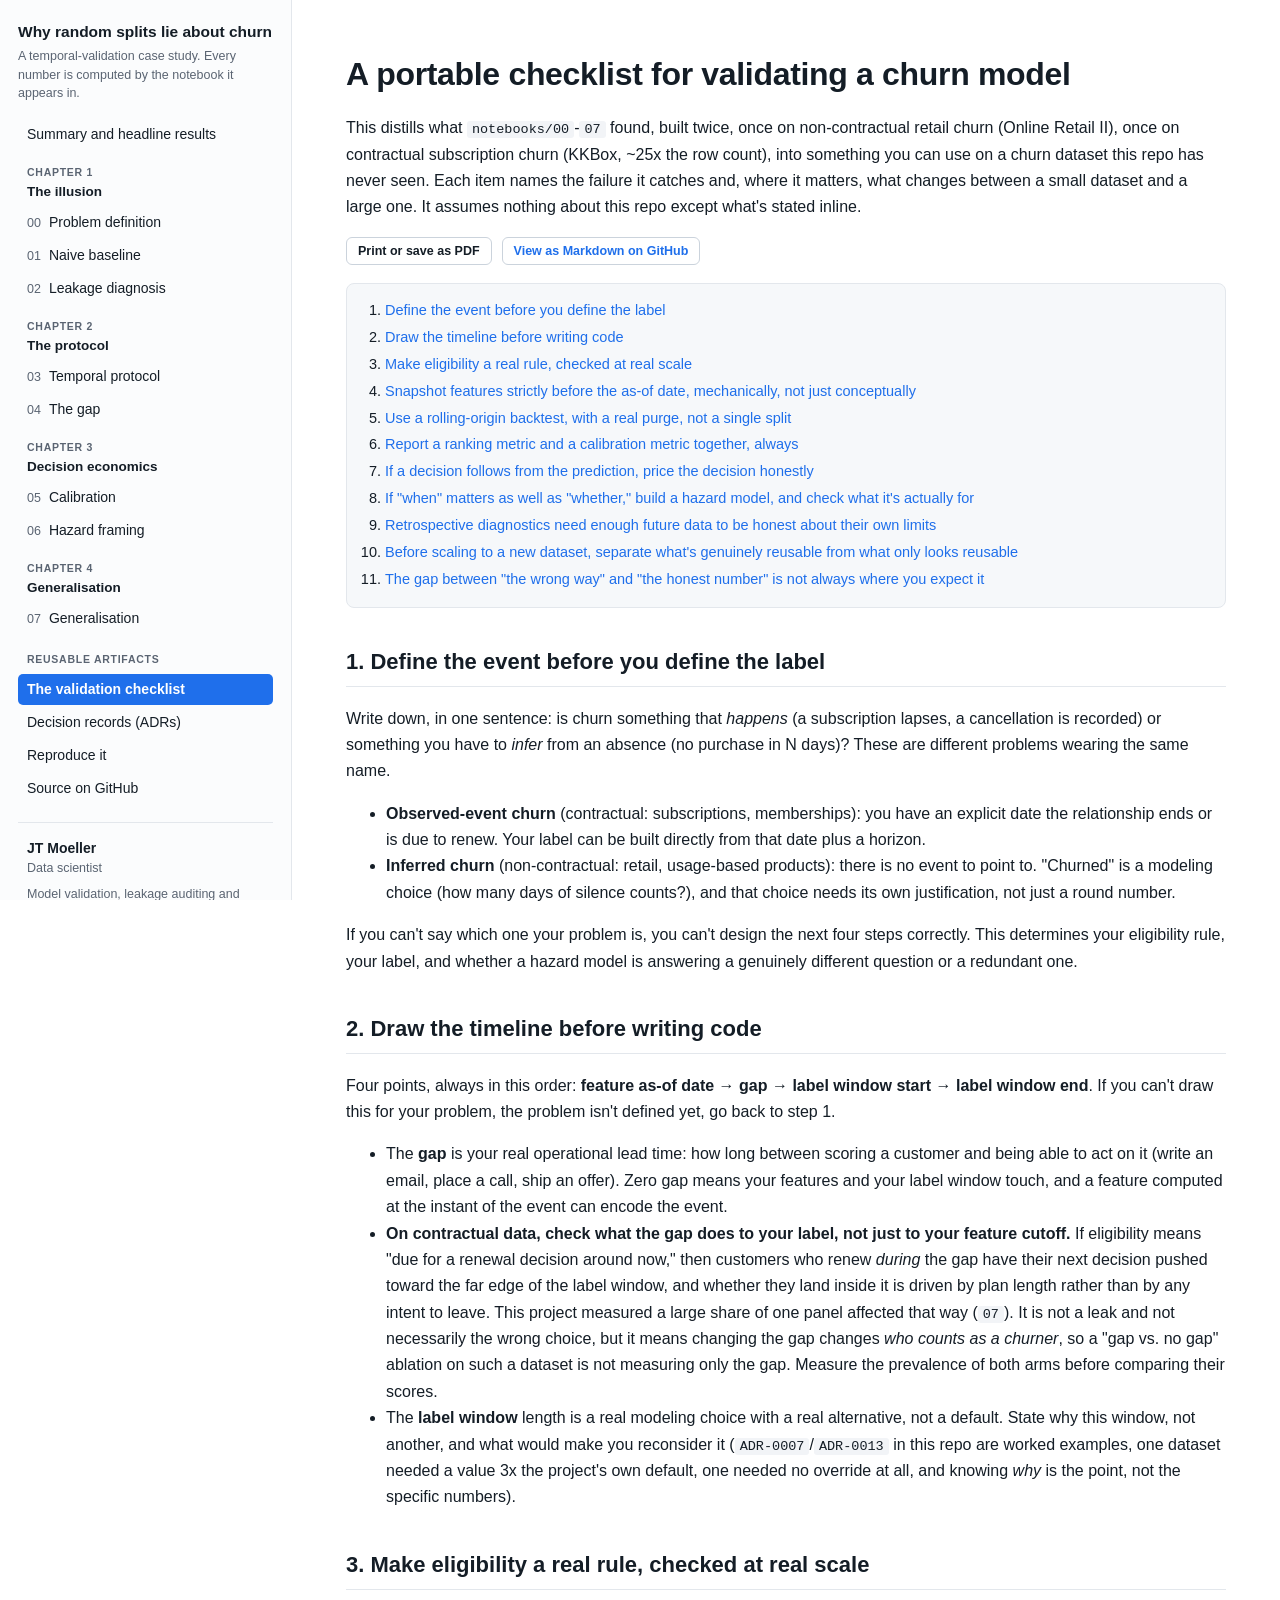
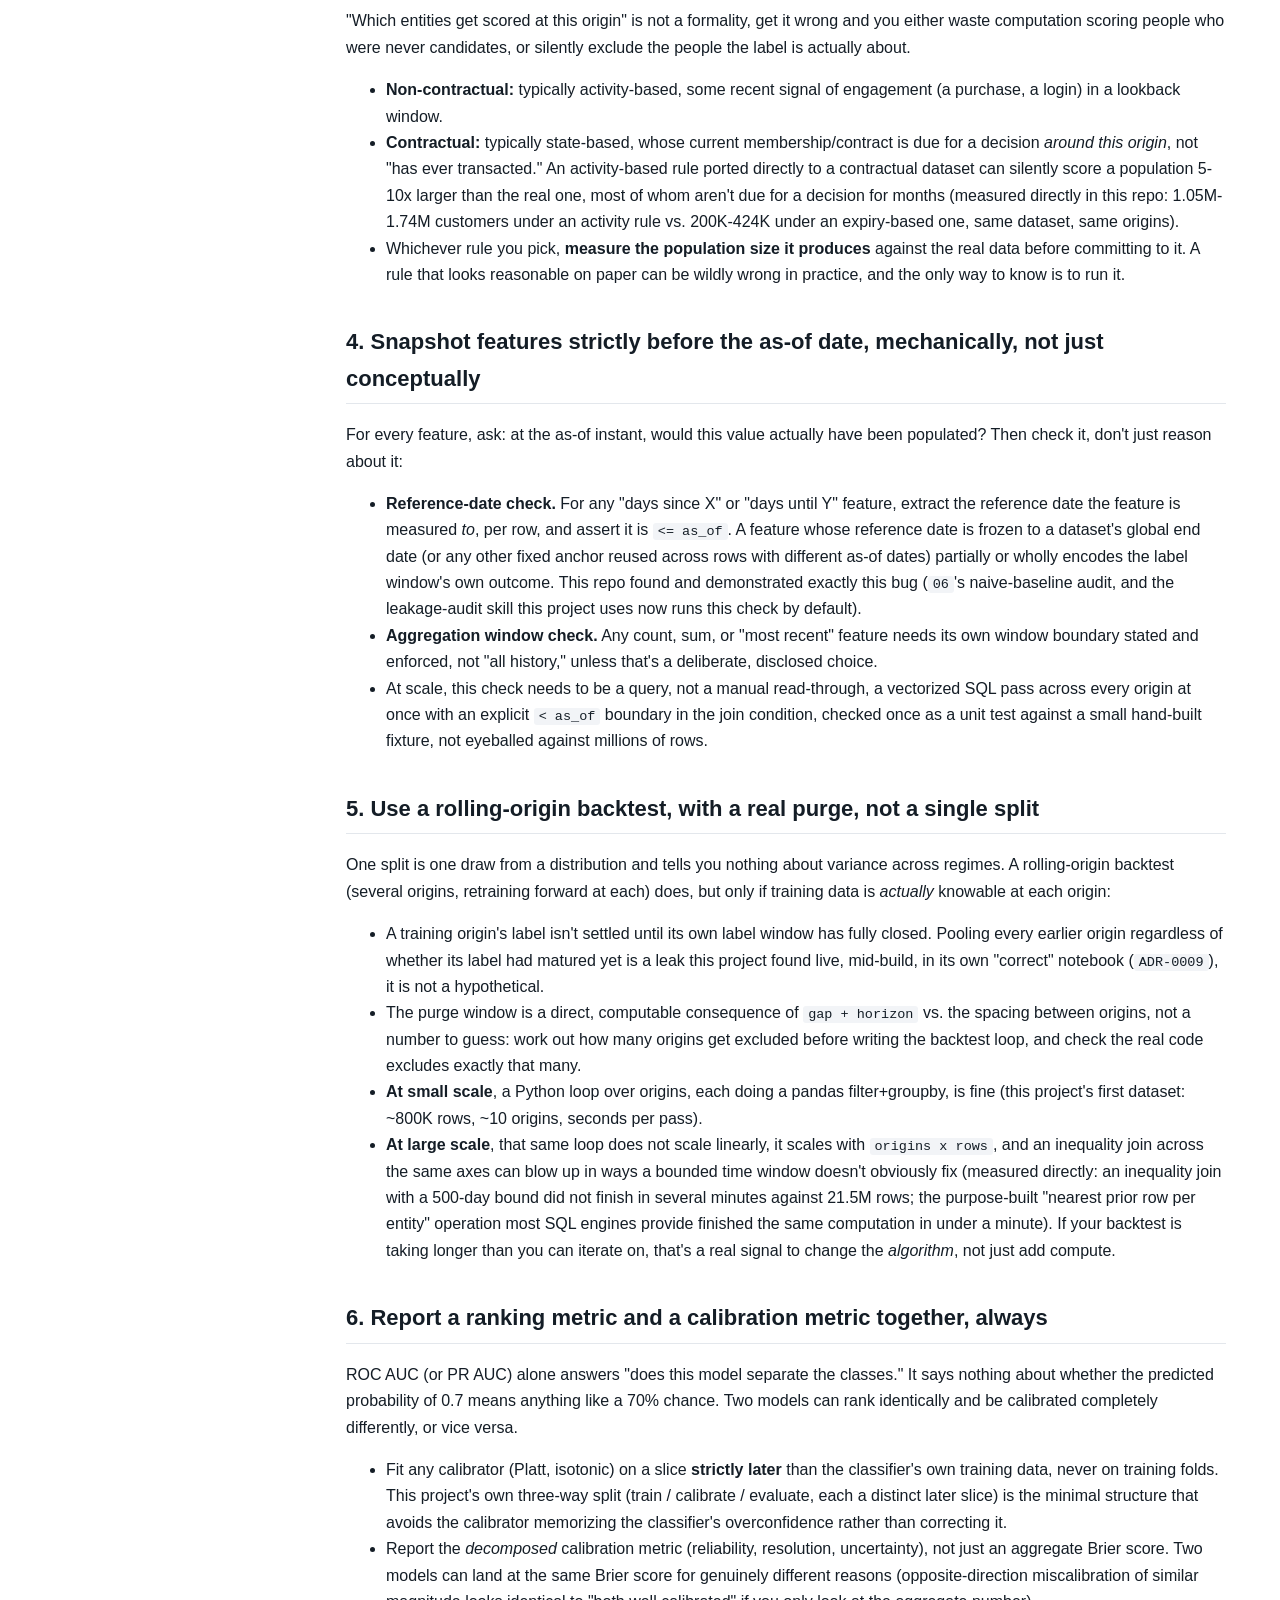
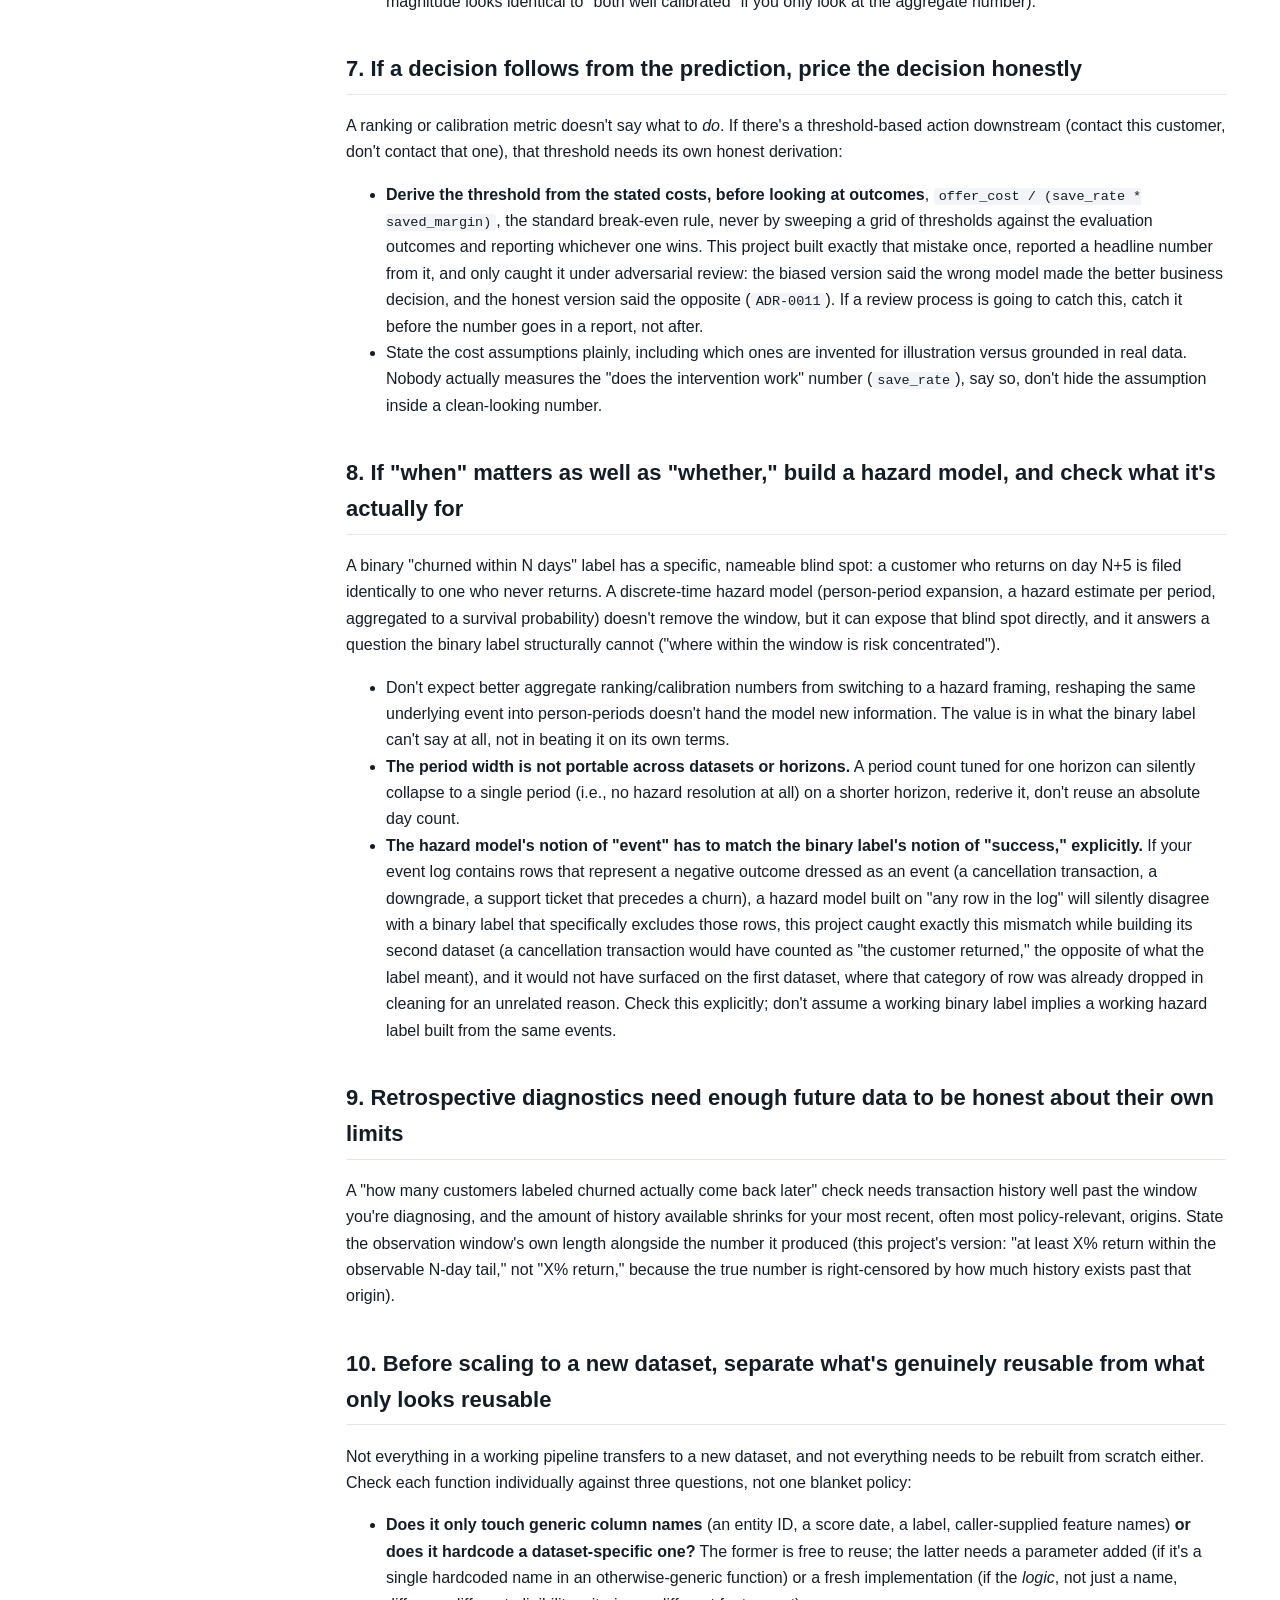
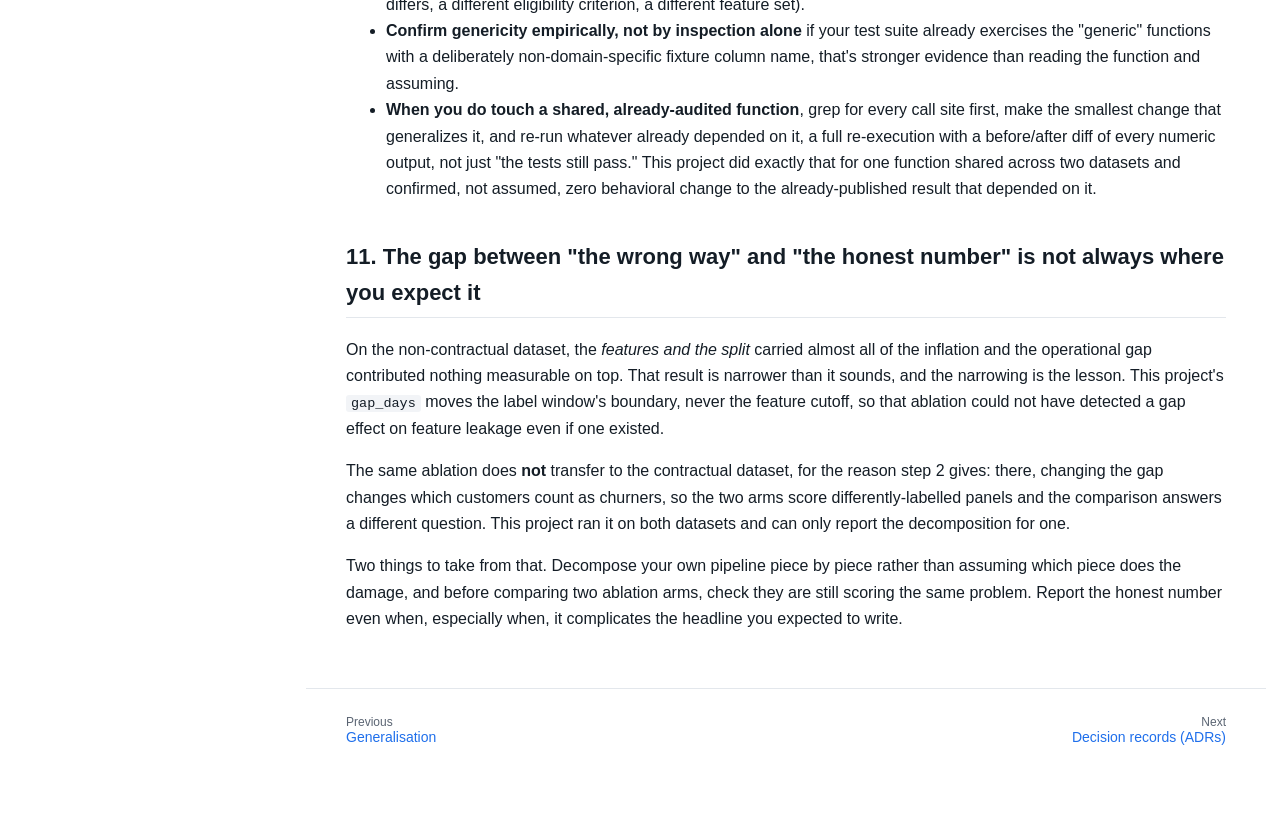
<file: checklist.html>
<!DOCTYPE html>
<html lang="en">
<head>
<meta charset="utf-8">
<meta name="viewport" content="width=device-width, initial-scale=1">
<title>The validation checklist | Why random splits lie about churn</title>
<meta name="description" content="A controlled demonstration that a random split overstates churn-model ROC AUC by 0.138, and a worked temporal-validation protocol that measures the honest number.">
<meta name="author" content="JT Moeller">
<meta property="og:type" content="article">
<meta property="og:title" content="The validation checklist | Why random splits lie about churn">
<meta property="og:description" content="A controlled demonstration that a random split overstates churn-model ROC AUC by 0.138, and a worked temporal-validation protocol that measures the honest number.">
<meta property="og:url" content="https://jtdata.github.io/why-random-splits-lie/checklist.html">
<meta property="og:image" content="https://jtdata.github.io/why-random-splits-lie/assets/the_gap.png">
<meta name="twitter:card" content="summary_large_image">
<link rel="icon" href="data:image/svg+xml,%3Csvg xmlns='http://www.w3.org/2000/svg' viewBox='0 0 32 32'%3E%3Crect width='32' height='32' rx='6' fill='%23141D26'/%3E%3Crect x='6' y='8' width='8' height='18' fill='%23D6349C'/%3E%3Crect x='18' y='14' width='8' height='12' fill='%23D98E04'/%3E%3C/svg%3E">

<link rel="stylesheet" href="site.css">
</head>
<body>
<nav id="site-nav" aria-label="Site">
  <input type="checkbox" id="nav-toggle" class="vh">
  <div class="navhead">
    <a class="brand" href="index.html">Why random splits lie about churn</a>
    <label for="nav-toggle" class="btn menu-btn">Menu</label>
  </div>
  <div class="navbody">
    <div class="sub">A temporal-validation case study. Every number is computed by
    the notebook it appears in.</div>
    <ol><li><a class="item" href="index.html">Summary and headline results</a></li></ol>
    <div class="chapter"><span class="k">Chapter 1</span><span class="t">The illusion</span></div><ol><li><a class="item" href="00_problem_definition.html"><span class="num">00</span>Problem definition</a></li><li><a class="item" href="01_naive_baseline.html"><span class="num">01</span>Naive baseline</a></li><li><a class="item" href="02_leakage_diagnosis.html"><span class="num">02</span>Leakage diagnosis</a></li></ol><div class="chapter"><span class="k">Chapter 2</span><span class="t">The protocol</span></div><ol><li><a class="item" href="03_temporal_protocol.html"><span class="num">03</span>Temporal protocol</a></li><li><a class="item" href="04_the_gap.html"><span class="num">04</span>The gap</a></li></ol><div class="chapter"><span class="k">Chapter 3</span><span class="t">Decision economics</span></div><ol><li><a class="item" href="05_calibration.html"><span class="num">05</span>Calibration</a></li><li><a class="item" href="06_hazard_framing.html"><span class="num">06</span>Hazard framing</a></li></ol><div class="chapter"><span class="k">Chapter 4</span><span class="t">Generalisation</span></div><ol><li><a class="item" href="07_generalisation.html"><span class="num">07</span>Generalisation</a></li></ol>
    <div class="grouplabel">Reusable artifacts</div>
    <ol><li><a class="item active" href="checklist.html">The validation checklist</a></li><li><a class="item" href="decisions.html">Decision records (ADRs)</a></li>
      <li><a class="item" href="index.html#reproducing">Reproduce it</a></li>
      <li><a class="item" href="https://github.com/jtdata/why-random-splits-lie">Source on GitHub</a></li>
    </ol>
    <div class="author-card">
      <span class="name">JT Moeller</span>
      <span class="role">Data scientist</span>
      <p>Model validation, leakage auditing and decision-focused evaluation. Built to be reproduced, not skimmed.</p>
      <div class="links"><a href="https://github.com/jtdata">GitHub</a></div>
    </div>
  </div>
</nav>
<div id="site-main">
<div class="md-page"><h1>A portable checklist for validating a churn model</h1>
<p>This distills what <code>notebooks/00</code>-<code>07</code> found, built twice, once on
non-contractual retail churn (Online Retail II), once on contractual
subscription churn (KKBox, ~25x the row count), into something you can use
on a churn dataset this repo has never seen. Each item names the failure it
catches and, where it matters, what changes between a small dataset and a
large one. It assumes nothing about this repo except what's stated inline.</p>
<div class="toolbar"><button class="btn" type="button" onclick="window.print()">Print or save as PDF</button><a class="btn" href="https://github.com/jtdata/why-random-splits-lie/blob/main/docs/checklist.md">View as Markdown on GitHub</a></div><ol class="toc"><li><a href="#1-define-the-event-before-you-define-the-label">Define the event before you define the label</a></li><li><a href="#2-draw-the-timeline-before-writing-code">Draw the timeline before writing code</a></li><li><a href="#3-make-eligibility-a-real-rule-checked-at-real-scale">Make eligibility a real rule, checked at real scale</a></li><li><a href="#4-snapshot-features-strictly-before-the-as-of-date-mechanically-not-just-conceptually">Snapshot features strictly before the as-of date, mechanically, not just conceptually</a></li><li><a href="#5-use-a-rolling-origin-backtest-with-a-real-purge-not-a-single-split">Use a rolling-origin backtest, with a real purge, not a single split</a></li><li><a href="#6-report-a-ranking-metric-and-a-calibration-metric-together-always">Report a ranking metric and a calibration metric together, always</a></li><li><a href="#7-if-a-decision-follows-from-the-prediction-price-the-decision-honestly">If a decision follows from the prediction, price the decision honestly</a></li><li><a href="#8-if-when-matters-as-well-as-whether-build-a-hazard-model-and-check-what-it-s-actually-for">If &quot;when&quot; matters as well as &quot;whether,&quot; build a hazard model, and check what it's actually for</a></li><li><a href="#9-retrospective-diagnostics-need-enough-future-data-to-be-honest-about-their-own-limits">Retrospective diagnostics need enough future data to be honest about their own limits</a></li><li><a href="#10-before-scaling-to-a-new-dataset-separate-what-s-genuinely-reusable-from-what-only-looks-reusable">Before scaling to a new dataset, separate what's genuinely reusable from what only looks reusable</a></li><li><a href="#11-the-gap-between-the-wrong-way-and-the-honest-number-is-not-always-where-you-expect-it">The gap between &quot;the wrong way&quot; and &quot;the honest number&quot; is not always where you expect it</a></li></ol><h2 id="1-define-the-event-before-you-define-the-label">1. Define the event before you define the label</h2>
<p>Write down, in one sentence: is churn something that <em>happens</em> (a
subscription lapses, a cancellation is recorded) or something you have to
<em>infer</em> from an absence (no purchase in N days)? These are different
problems wearing the same name.</p>
<ul>
<li><strong>Observed-event churn</strong> (contractual: subscriptions, memberships): you
have an explicit date the relationship ends or is due to renew. Your
label can be built directly from that date plus a horizon.</li>
<li><strong>Inferred churn</strong> (non-contractual: retail, usage-based products): there
is no event to point to. &quot;Churned&quot; is a modeling choice (how many days of
silence counts?), and that choice needs its own justification, not just a
round number.</li>
</ul>
<p>If you can't say which one your problem is, you can't design the next four
steps correctly. This determines your eligibility rule, your label, and
whether a hazard model is answering a genuinely different question or a
redundant one.</p>
<h2 id="2-draw-the-timeline-before-writing-code">2. Draw the timeline before writing code</h2>
<p>Four points, always in this order: <strong>feature as-of date</strong> → <strong>gap</strong> →
<strong>label window start</strong> → <strong>label window end</strong>. If you can't draw this for
your problem, the problem isn't defined yet, go back to step 1.</p>
<ul>
<li>The <strong>gap</strong> is your real operational lead time: how long between scoring
a customer and being able to act on it (write an email, place a call,
ship an offer). Zero gap means your features and your label window touch,
and a feature computed at the instant of the event can encode the event.</li>
<li><strong>On contractual data, check what the gap does to your label, not just to
your feature cutoff.</strong> If eligibility means &quot;due for a renewal decision
around now,&quot; then customers who renew <em>during</em> the gap have their next
decision pushed toward the far edge of the label window, and whether they
land inside it is driven by plan length rather than by any intent to
leave. This project measured a large share of one panel affected that way
(<code>07</code>). It is not a leak and not necessarily the wrong choice, but it
means changing the gap changes <em>who counts as a churner</em>, so a
&quot;gap vs. no gap&quot; ablation on such a dataset is not measuring only the
gap. Measure the prevalence of both arms before comparing their scores.</li>
<li>The <strong>label window</strong> length is a real modeling choice with a real
alternative, not a default. State why this window, not another, and
what would make you reconsider it (<code>ADR-0007</code>/<code>ADR-0013</code> in this repo are
worked examples, one dataset needed a value 3x the project's own
default, one needed no override at all, and knowing <em>why</em> is the point,
not the specific numbers).</li>
</ul>
<h2 id="3-make-eligibility-a-real-rule-checked-at-real-scale">3. Make eligibility a real rule, checked at real scale</h2>
<p>&quot;Which entities get scored at this origin&quot; is not a formality, get it
wrong and you either waste computation scoring people who were never
candidates, or silently exclude the people the label is actually about.</p>
<ul>
<li><strong>Non-contractual:</strong> typically activity-based, some recent signal of
engagement (a purchase, a login) in a lookback window.</li>
<li><strong>Contractual:</strong> typically state-based, whose current membership/contract
is due for a decision <em>around this origin</em>, not &quot;has ever transacted.&quot;
An activity-based rule ported directly to a contractual dataset can
silently score a population 5-10x larger than the real one, most of whom
aren't due for a decision for months (measured directly in this repo:
1.05M-1.74M customers under an activity rule vs. 200K-424K under an
expiry-based one, same dataset, same origins).</li>
<li>Whichever rule you pick, <strong>measure the population size it produces</strong>
against the real data before committing to it. A rule that looks
reasonable on paper can be wildly wrong in practice, and the only way to
know is to run it.</li>
</ul>
<h2 id="4-snapshot-features-strictly-before-the-as-of-date-mechanically-not-just-conceptually">4. Snapshot features strictly before the as-of date, mechanically, not just conceptually</h2>
<p>For every feature, ask: at the as-of instant, would this value actually
have been populated? Then check it, don't just reason about it:</p>
<ul>
<li><strong>Reference-date check.</strong> For any &quot;days since X&quot; or &quot;days until Y&quot;
feature, extract the reference date the feature is measured <em>to</em>, per
row, and assert it is <code>&lt;= as_of</code>. A feature whose reference date is
frozen to a dataset's global end date (or any other fixed anchor reused
across rows with different as-of dates) partially or wholly encodes the
label window's own outcome. This repo found and demonstrated exactly
this bug (<code>06</code>'s naive-baseline audit, and the leakage-audit skill this
project uses now runs this check by default).</li>
<li><strong>Aggregation window check.</strong> Any count, sum, or &quot;most recent&quot; feature
needs its own window boundary stated and enforced, not &quot;all history,&quot;
unless that's a deliberate, disclosed choice.</li>
<li>At scale, this check needs to be a query, not a manual read-through, a
vectorized SQL pass across every origin at once with an explicit
<code>&lt; as_of</code> boundary in the join condition, checked once as a unit test
against a small hand-built fixture, not eyeballed against millions of
rows.</li>
</ul>
<h2 id="5-use-a-rolling-origin-backtest-with-a-real-purge-not-a-single-split">5. Use a rolling-origin backtest, with a real purge, not a single split</h2>
<p>One split is one draw from a distribution and tells you nothing about
variance across regimes. A rolling-origin backtest (several origins,
retraining forward at each) does, but only if training data is <em>actually</em>
knowable at each origin:</p>
<ul>
<li>A training origin's label isn't settled until its own label window has
fully closed. Pooling every earlier origin regardless of whether its
label had matured yet is a leak this project found live, mid-build, in
its own &quot;correct&quot; notebook (<code>ADR-0009</code>), it is not a hypothetical.</li>
<li>The purge window is a direct, computable consequence of <code>gap + horizon</code>
vs. the spacing between origins, not a number to guess: work out how
many origins get excluded before writing the backtest loop, and check
the real code excludes exactly that many.</li>
<li><strong>At small scale</strong>, a Python loop over origins, each doing a pandas
filter+groupby, is fine (this project's first dataset: ~800K rows, ~10
origins, seconds per pass).</li>
<li><strong>At large scale</strong>, that same loop does not scale linearly, it scales
with <code>origins x rows</code>, and an inequality join across the same axes can
blow up in ways a bounded time window doesn't obviously fix (measured
directly: an inequality join with a 500-day bound did not finish in
several minutes against 21.5M rows; the purpose-built &quot;nearest prior row
per entity&quot; operation most SQL engines provide finished the same
computation in under a minute). If your backtest is taking longer than
you can iterate on, that's a real signal to change the <em>algorithm</em>, not
just add compute.</li>
</ul>
<h2 id="6-report-a-ranking-metric-and-a-calibration-metric-together-always">6. Report a ranking metric and a calibration metric together, always</h2>
<p>ROC AUC (or PR AUC) alone answers &quot;does this model separate the classes.&quot;
It says nothing about whether the predicted probability of 0.7 means
anything like a 70% chance. Two models can rank identically and be
calibrated completely differently, or vice versa.</p>
<ul>
<li>Fit any calibrator (Platt, isotonic) on a slice <strong>strictly later</strong> than
the classifier's own training data, never on training folds. This
project's own three-way split (train / calibrate / evaluate, each a
distinct later slice) is the minimal structure that avoids the
calibrator memorizing the classifier's overconfidence rather than
correcting it.</li>
<li>Report the <em>decomposed</em> calibration metric (reliability, resolution,
uncertainty), not just an aggregate Brier score. Two models can land at
the same Brier score for genuinely different reasons (opposite-direction
miscalibration of similar magnitude looks identical to &quot;both well
calibrated&quot; if you only look at the aggregate number).</li>
</ul>
<h2 id="7-if-a-decision-follows-from-the-prediction-price-the-decision-honestly">7. If a decision follows from the prediction, price the decision honestly</h2>
<p>A ranking or calibration metric doesn't say what to <em>do</em>. If there's a
threshold-based action downstream (contact this customer, don't contact
that one), that threshold needs its own honest derivation:</p>
<ul>
<li><strong>Derive the threshold from the stated costs, before looking at
outcomes</strong>, <code>offer_cost / (save_rate * saved_margin)</code>, the standard
break-even rule, never by sweeping a grid of thresholds against the
evaluation outcomes and reporting whichever one wins. This project built
exactly that mistake once, reported a headline number from it, and only
caught it under adversarial review: the biased version said the wrong
model made the better business decision, and the honest version said the
opposite (<code>ADR-0011</code>). If a review process is going to catch this, catch
it before the number goes in a report, not after.</li>
<li>State the cost assumptions plainly, including which ones are invented
for illustration versus grounded in real data. Nobody actually measures
the &quot;does the intervention work&quot; number (<code>save_rate</code>), say so, don't
hide the assumption inside a clean-looking number.</li>
</ul>
<h2 id="8-if-when-matters-as-well-as-whether-build-a-hazard-model-and-check-what-it-s-actually-for">8. If &quot;when&quot; matters as well as &quot;whether,&quot; build a hazard model, and check what it's actually for</h2>
<p>A binary &quot;churned within N days&quot; label has a specific, nameable blind
spot: a customer who returns on day N+5 is filed identically to one who
never returns. A discrete-time hazard model (person-period expansion, a
hazard estimate per period, aggregated to a survival probability) doesn't
remove the window, but it can expose that blind spot directly, and it
answers a question the binary label structurally cannot (&quot;where within the
window is risk concentrated&quot;).</p>
<ul>
<li>Don't expect better aggregate ranking/calibration numbers from switching
to a hazard framing, reshaping the same underlying event into
person-periods doesn't hand the model new information. The value is in
what the binary label can't say at all, not in beating it on its own
terms.</li>
<li><strong>The period width is not portable across datasets or horizons.</strong> A
period count tuned for one horizon can silently collapse to a single
period (i.e., no hazard resolution at all) on a shorter horizon,
rederive it, don't reuse an absolute day count.</li>
<li><strong>The hazard model's notion of &quot;event&quot; has to match the binary label's
notion of &quot;success,&quot; explicitly.</strong> If your event log contains rows that
represent a negative outcome dressed as an event (a cancellation
transaction, a downgrade, a support ticket that precedes a churn), a
hazard model built on &quot;any row in the log&quot; will silently disagree with a
binary label that specifically excludes those rows, this project caught
exactly this mismatch while building its second dataset (a cancellation
transaction would have counted as &quot;the customer returned,&quot; the opposite
of what the label meant), and it would not have surfaced on the first
dataset, where that category of row was already dropped in cleaning for
an unrelated reason. Check this explicitly; don't assume a working
binary label implies a working hazard label built from the same events.</li>
</ul>
<h2 id="9-retrospective-diagnostics-need-enough-future-data-to-be-honest-about-their-own-limits">9. Retrospective diagnostics need enough future data to be honest about their own limits</h2>
<p>A &quot;how many customers labeled churned actually come back later&quot; check
needs transaction history well past the window you're diagnosing, and the
amount of history available shrinks for your most recent, often most
policy-relevant, origins. State the observation window's own length
alongside the number it produced (this project's version: &quot;at least X%
return within the observable N-day tail,&quot; not &quot;X% return,&quot; because the
true number is right-censored by how much history exists past that
origin).</p>
<h2 id="10-before-scaling-to-a-new-dataset-separate-what-s-genuinely-reusable-from-what-only-looks-reusable">10. Before scaling to a new dataset, separate what's genuinely reusable from what only looks reusable</h2>
<p>Not everything in a working pipeline transfers to a new dataset, and not
everything needs to be rebuilt from scratch either. Check each function
individually against three questions, not one blanket policy:</p>
<ul>
<li><strong>Does it only touch generic column names</strong> (an entity ID, a score date, a
label, caller-supplied feature names) <strong>or does it hardcode a
dataset-specific one?</strong> The former is free to reuse; the latter needs a
parameter added (if it's a single hardcoded name in an otherwise-generic
function) or a fresh implementation (if the <em>logic</em>, not just a name,
differs, a different eligibility criterion, a different feature set).</li>
<li><strong>Confirm genericity empirically, not by inspection alone</strong> if your
test suite already exercises the &quot;generic&quot; functions with a
deliberately non-domain-specific fixture column name, that's stronger
evidence than reading the function and assuming.</li>
<li><strong>When you do touch a shared, already-audited function</strong>, grep for every
call site first, make the smallest change that generalizes it, and
re-run whatever already depended on it, a full re-execution with a
before/after diff of every numeric output, not just &quot;the tests still
pass.&quot; This project did exactly that for one function shared across two
datasets and confirmed, not assumed, zero behavioral change to the
already-published result that depended on it.</li>
</ul>
<h2 id="11-the-gap-between-the-wrong-way-and-the-honest-number-is-not-always-where-you-expect-it">11. The gap between &quot;the wrong way&quot; and &quot;the honest number&quot; is not always where you expect it</h2>
<p>On the non-contractual dataset, the <em>features and the split</em> carried
almost all of the inflation and the operational gap contributed nothing
measurable on top. That result is narrower than it sounds, and the
narrowing is the lesson. This project's <code>gap_days</code> moves the label
window's boundary, never the feature cutoff, so that ablation could not
have detected a gap effect on feature leakage even if one existed.</p>
<p>The same ablation does <strong>not</strong> transfer to the contractual dataset, for
the reason step 2 gives: there, changing the gap changes which customers
count as churners, so the two arms score differently-labelled panels and
the comparison answers a different question. This project ran it on both
datasets and can only report the decomposition for one.</p>
<p>Two things to take from that. Decompose your own pipeline piece by piece
rather than assuming which piece does the damage, and before comparing
two ablation arms, check they are still scoring the same problem. Report
the honest number even when, especially when, it complicates the headline
you expected to write.</p>
</div>
<div id="pager"><a href="07_generalisation.html"><span class="lbl">Previous</span>Generalisation</a><a href="decisions.html" style="text-align:right"><span class="lbl">Next</span>Decision records (ADRs)</a></div>
</div>
<script>
(function () {
  var btn = document.getElementById('code-toggle');
  if (!btn) return;
  var folds = document.querySelectorAll('details.code-fold');
  if (!folds.length) { btn.style.display = 'none'; return; }
  function set(open) {
    folds.forEach(function (d) { d.open = open; });
    btn.textContent = open ? 'Hide all code' : 'Show all code';
    btn.setAttribute('aria-pressed', open ? 'true' : 'false');
    try { localStorage.setItem('showCode', open ? '1' : '0'); } catch (e) {}
  }
  var saved = null;
  try { saved = localStorage.getItem('showCode'); } catch (e) {}
  if (saved === '1') set(true);
  btn.addEventListener('click', function () {
    set(btn.getAttribute('aria-pressed') !== 'true');
  });
})();
</script>
</body>
</html>
</file>
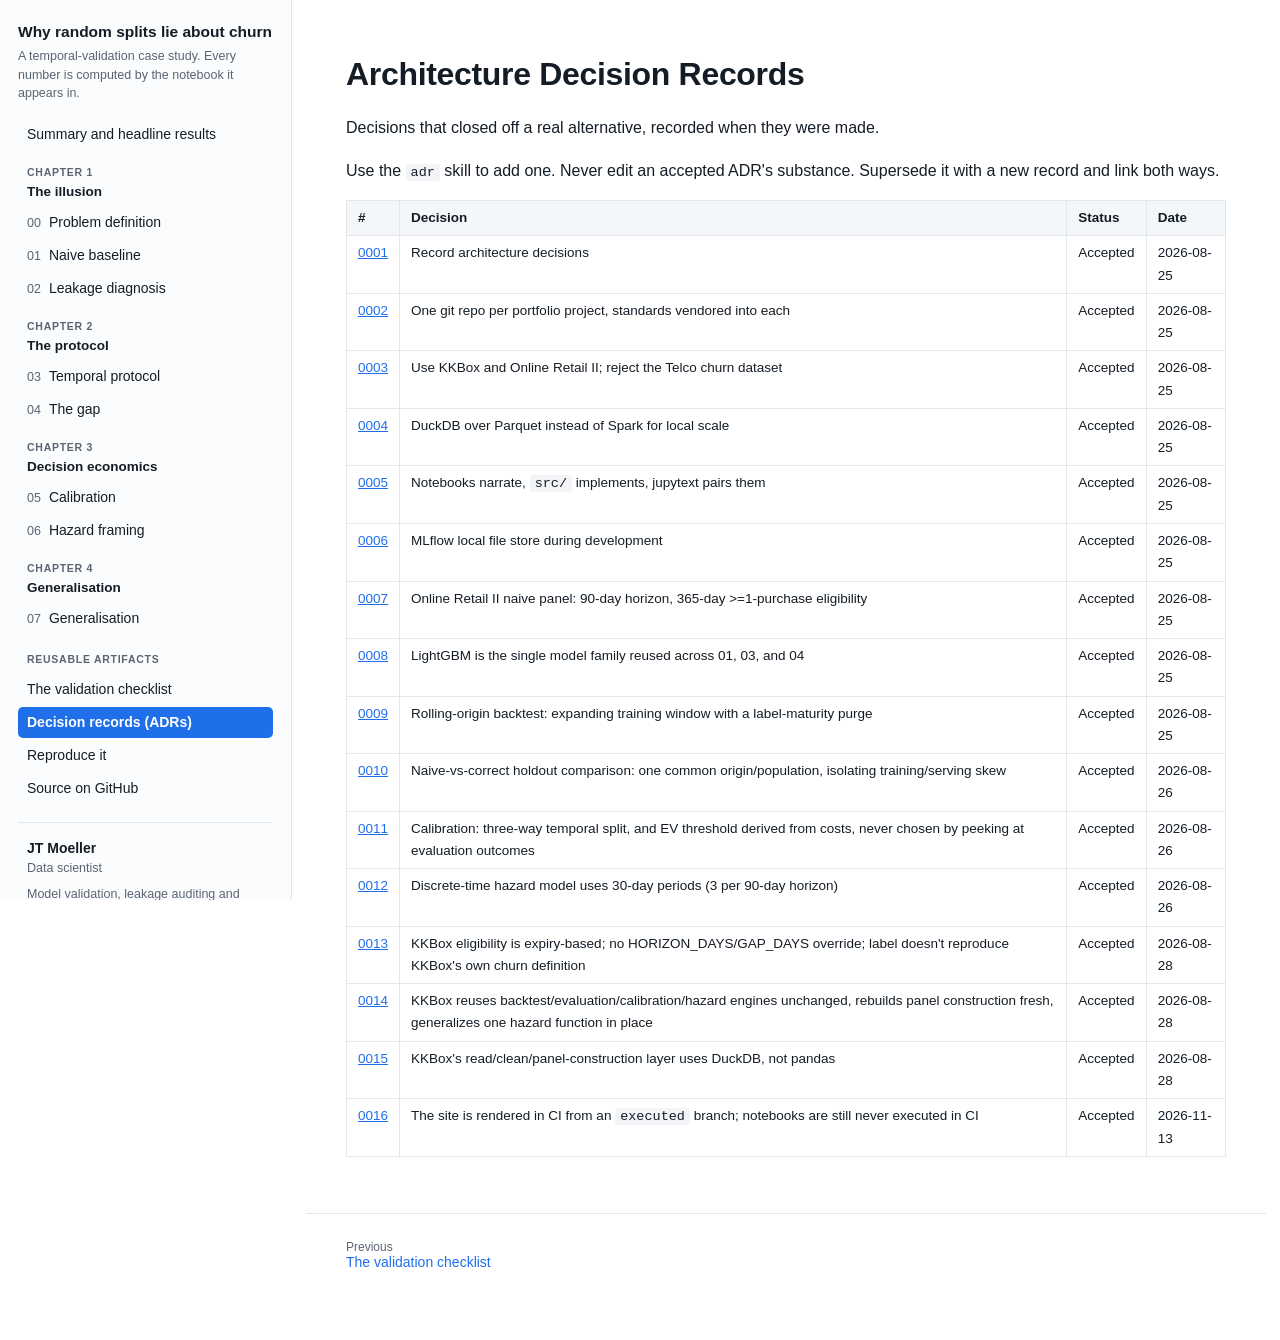
<file: decisions.html>
<!DOCTYPE html>
<html lang="en">
<head>
<meta charset="utf-8">
<meta name="viewport" content="width=device-width, initial-scale=1">
<title>Decision records (ADRs) | Why random splits lie about churn</title>
<meta name="description" content="A controlled demonstration that a random split overstates churn-model ROC AUC by 0.138, and a worked temporal-validation protocol that measures the honest number.">
<meta name="author" content="JT Moeller">
<meta property="og:type" content="article">
<meta property="og:title" content="Decision records (ADRs) | Why random splits lie about churn">
<meta property="og:description" content="A controlled demonstration that a random split overstates churn-model ROC AUC by 0.138, and a worked temporal-validation protocol that measures the honest number.">
<meta property="og:url" content="https://jtdata.github.io/why-random-splits-lie/decisions.html">
<meta property="og:image" content="https://jtdata.github.io/why-random-splits-lie/assets/the_gap.png">
<meta name="twitter:card" content="summary_large_image">
<link rel="icon" href="data:image/svg+xml,%3Csvg xmlns='http://www.w3.org/2000/svg' viewBox='0 0 32 32'%3E%3Crect width='32' height='32' rx='6' fill='%23141D26'/%3E%3Crect x='6' y='8' width='8' height='18' fill='%23D6349C'/%3E%3Crect x='18' y='14' width='8' height='12' fill='%23D98E04'/%3E%3C/svg%3E">

<link rel="stylesheet" href="site.css">
</head>
<body>
<nav id="site-nav" aria-label="Site">
  <input type="checkbox" id="nav-toggle" class="vh">
  <div class="navhead">
    <a class="brand" href="index.html">Why random splits lie about churn</a>
    <label for="nav-toggle" class="btn menu-btn">Menu</label>
  </div>
  <div class="navbody">
    <div class="sub">A temporal-validation case study. Every number is computed by
    the notebook it appears in.</div>
    <ol><li><a class="item" href="index.html">Summary and headline results</a></li></ol>
    <div class="chapter"><span class="k">Chapter 1</span><span class="t">The illusion</span></div><ol><li><a class="item" href="00_problem_definition.html"><span class="num">00</span>Problem definition</a></li><li><a class="item" href="01_naive_baseline.html"><span class="num">01</span>Naive baseline</a></li><li><a class="item" href="02_leakage_diagnosis.html"><span class="num">02</span>Leakage diagnosis</a></li></ol><div class="chapter"><span class="k">Chapter 2</span><span class="t">The protocol</span></div><ol><li><a class="item" href="03_temporal_protocol.html"><span class="num">03</span>Temporal protocol</a></li><li><a class="item" href="04_the_gap.html"><span class="num">04</span>The gap</a></li></ol><div class="chapter"><span class="k">Chapter 3</span><span class="t">Decision economics</span></div><ol><li><a class="item" href="05_calibration.html"><span class="num">05</span>Calibration</a></li><li><a class="item" href="06_hazard_framing.html"><span class="num">06</span>Hazard framing</a></li></ol><div class="chapter"><span class="k">Chapter 4</span><span class="t">Generalisation</span></div><ol><li><a class="item" href="07_generalisation.html"><span class="num">07</span>Generalisation</a></li></ol>
    <div class="grouplabel">Reusable artifacts</div>
    <ol><li><a class="item" href="checklist.html">The validation checklist</a></li><li><a class="item active" href="decisions.html">Decision records (ADRs)</a></li>
      <li><a class="item" href="index.html#reproducing">Reproduce it</a></li>
      <li><a class="item" href="https://github.com/jtdata/why-random-splits-lie">Source on GitHub</a></li>
    </ol>
    <div class="author-card">
      <span class="name">JT Moeller</span>
      <span class="role">Data scientist</span>
      <p>Model validation, leakage auditing and decision-focused evaluation. Built to be reproduced, not skimmed.</p>
      <div class="links"><a href="https://github.com/jtdata">GitHub</a></div>
    </div>
  </div>
</nav>
<div id="site-main">
<div class="md-page"><h1>Architecture Decision Records</h1>
<p>Decisions that closed off a real alternative, recorded when they were made.</p>
<p>Use the <code>adr</code> skill to add one. Never edit an accepted ADR's substance.
Supersede it with a new record and link both ways.</p>
<table>
<thead>
<tr>
  <th>#</th>
  <th>Decision</th>
  <th>Status</th>
  <th>Date</th>
</tr>
</thead>
<tbody>
<tr>
  <td><a href="https://github.com/jtdata/why-random-splits-lie/blob/main/docs/adr/0001-record-architecture-decisions.md">0001</a></td>
  <td>Record architecture decisions</td>
  <td>Accepted</td>
  <td>2026-08-25</td>
</tr>
<tr>
  <td><a href="https://github.com/jtdata/why-random-splits-lie/blob/main/docs/adr/0002-repo-per-project.md">0002</a></td>
  <td>One git repo per portfolio project, standards vendored into each</td>
  <td>Accepted</td>
  <td>2026-08-25</td>
</tr>
<tr>
  <td><a href="https://github.com/jtdata/why-random-splits-lie/blob/main/docs/adr/0003-dataset-selection.md">0003</a></td>
  <td>Use KKBox and Online Retail II; reject the Telco churn dataset</td>
  <td>Accepted</td>
  <td>2026-08-25</td>
</tr>
<tr>
  <td><a href="https://github.com/jtdata/why-random-splits-lie/blob/main/docs/adr/0004-duckdb-over-spark.md">0004</a></td>
  <td>DuckDB over Parquet instead of Spark for local scale</td>
  <td>Accepted</td>
  <td>2026-08-25</td>
</tr>
<tr>
  <td><a href="https://github.com/jtdata/why-random-splits-lie/blob/main/docs/adr/0005-notebooks-narrate-src-implements.md">0005</a></td>
  <td>Notebooks narrate, <code>src/</code> implements, jupytext pairs them</td>
  <td>Accepted</td>
  <td>2026-08-25</td>
</tr>
<tr>
  <td><a href="https://github.com/jtdata/why-random-splits-lie/blob/main/docs/adr/0006-mlflow-local-file-store.md">0006</a></td>
  <td>MLflow local file store during development</td>
  <td>Accepted</td>
  <td>2026-08-25</td>
</tr>
<tr>
  <td><a href="https://github.com/jtdata/why-random-splits-lie/blob/main/docs/adr/0007-online-retail-ii-naive-panel-definition.md">0007</a></td>
  <td>Online Retail II naive panel: 90-day horizon, 365-day &gt;=1-purchase eligibility</td>
  <td>Accepted</td>
  <td>2026-08-25</td>
</tr>
<tr>
  <td><a href="https://github.com/jtdata/why-random-splits-lie/blob/main/docs/adr/0008-lightgbm-shared-model-family.md">0008</a></td>
  <td>LightGBM is the single model family reused across 01, 03, and 04</td>
  <td>Accepted</td>
  <td>2026-08-25</td>
</tr>
<tr>
  <td><a href="https://github.com/jtdata/why-random-splits-lie/blob/main/docs/adr/0009-rolling-origin-backtest-window-and-purge.md">0009</a></td>
  <td>Rolling-origin backtest: expanding training window with a label-maturity purge</td>
  <td>Accepted</td>
  <td>2026-08-25</td>
</tr>
<tr>
  <td><a href="https://github.com/jtdata/why-random-splits-lie/blob/main/docs/adr/0010-holdout-comparison-common-origin.md">0010</a></td>
  <td>Naive-vs-correct holdout comparison: one common origin/population, isolating training/serving skew</td>
  <td>Accepted</td>
  <td>2026-08-26</td>
</tr>
<tr>
  <td><a href="https://github.com/jtdata/why-random-splits-lie/blob/main/docs/adr/0011-calibration-split-and-honest-ev-threshold.md">0011</a></td>
  <td>Calibration: three-way temporal split, and EV threshold derived from costs, never chosen by peeking at evaluation outcomes</td>
  <td>Accepted</td>
  <td>2026-08-26</td>
</tr>
<tr>
  <td><a href="https://github.com/jtdata/why-random-splits-lie/blob/main/docs/adr/0012-hazard-period-width.md">0012</a></td>
  <td>Discrete-time hazard model uses 30-day periods (3 per 90-day horizon)</td>
  <td>Accepted</td>
  <td>2026-08-26</td>
</tr>
<tr>
  <td><a href="https://github.com/jtdata/why-random-splits-lie/blob/main/docs/adr/0013-kkbox-eligibility-and-label-definition.md">0013</a></td>
  <td>KKBox eligibility is expiry-based; no HORIZON_DAYS/GAP_DAYS override; label doesn't reproduce KKBox's own churn definition</td>
  <td>Accepted</td>
  <td>2026-08-28</td>
</tr>
<tr>
  <td><a href="https://github.com/jtdata/why-random-splits-lie/blob/main/docs/adr/0014-kkbox-module-reuse-strategy.md">0014</a></td>
  <td>KKBox reuses backtest/evaluation/calibration/hazard engines unchanged, rebuilds panel construction fresh, generalizes one hazard function in place</td>
  <td>Accepted</td>
  <td>2026-08-28</td>
</tr>
<tr>
  <td><a href="https://github.com/jtdata/why-random-splits-lie/blob/main/docs/adr/0015-duckdb-for-kkbox-scale.md">0015</a></td>
  <td>KKBox's read/clean/panel-construction layer uses DuckDB, not pandas</td>
  <td>Accepted</td>
  <td>2026-08-28</td>
</tr>
<tr>
  <td><a href="https://github.com/jtdata/why-random-splits-lie/blob/main/docs/adr/0016-site-rendered-in-ci-from-executed-branch.md">0016</a></td>
  <td>The site is rendered in CI from an <code>executed</code> branch; notebooks are still never executed in CI</td>
  <td>Accepted</td>
  <td>2026-11-13</td>
</tr>
</tbody>
</table>
</div>
<div id="pager"><a href="checklist.html"><span class="lbl">Previous</span>The validation checklist</a><span></span></div>
</div>
<script>
(function () {
  var btn = document.getElementById('code-toggle');
  if (!btn) return;
  var folds = document.querySelectorAll('details.code-fold');
  if (!folds.length) { btn.style.display = 'none'; return; }
  function set(open) {
    folds.forEach(function (d) { d.open = open; });
    btn.textContent = open ? 'Hide all code' : 'Show all code';
    btn.setAttribute('aria-pressed', open ? 'true' : 'false');
    try { localStorage.setItem('showCode', open ? '1' : '0'); } catch (e) {}
  }
  var saved = null;
  try { saved = localStorage.getItem('showCode'); } catch (e) {}
  if (saved === '1') set(true);
  btn.addEventListener('click', function () {
    set(btn.getAttribute('aria-pressed') !== 'true');
  });
})();
</script>
</body>
</html>
</file>
<file: site.css>
:root { --side: 292px; --ink: #141D26; --muted: #5A6472; --rule: #E3E7EC;
        --accent: #1F6FEB; --bg: #FFFFFF; --soft: #F6F8FA;
        --naive: #B3207F; --honest: #A26A05;
        --trap: #B0432E; --trap-bg: #FDF3F1; --fix: #1B7A72; --fix-bg: #EFF8F7;
        --finding: #1F6FEB; --finding-bg: #F2F7FF;
        --sans: -apple-system, BlinkMacSystemFont, "Segoe UI", Helvetica, Arial, sans-serif; }
html { scroll-behavior: smooth; }
body { background: var(--bg); margin: 0; color: var(--ink); }
.vh { position: absolute; width: 1px; height: 1px; overflow: hidden; clip: rect(0 0 0 0); }

/* ---------- sidebar ---------- */
#site-nav { position: fixed; top: 0; left: 0; bottom: 0; width: var(--side);
  overflow-y: auto; border-right: 1px solid var(--rule); padding: 22px 18px;
  box-sizing: border-box; font: 14px/1.5 var(--sans); background: #FBFCFD; }
#site-nav .brand { font-weight: 700; color: var(--ink); text-decoration: none;
  display: block; font-size: 15.5px; line-height: 1.35; margin-bottom: 4px; }
#site-nav .sub { color: var(--muted); font-size: 12.5px; margin-bottom: 16px; }
#site-nav .menu-btn { display: none; }
#site-nav ol { list-style: none; padding: 0; margin: 0 0 6px 0; }
#site-nav li { margin: 0 0 2px 0; }
#site-nav a.item { display: block; padding: 5px 9px; border-radius: 5px;
  color: var(--ink); text-decoration: none; }
#site-nav a.item:hover { background: #EEF2F7; }
#site-nav a.item.active { background: var(--accent); color: #fff; font-weight: 600; }
#site-nav .num { color: var(--muted); font-variant-numeric: tabular-nums;
  margin-right: 8px; font-size: 12.5px; }
#site-nav a.item.active .num { color: #D7E6FF; }
#site-nav .chapter { margin: 15px 0 5px 9px; }
#site-nav .chapter .k { text-transform: uppercase; letter-spacing: .07em;
  font-size: 10.5px; color: var(--muted); font-weight: 600; display: block; }
#site-nav .chapter .t { font-weight: 650; font-size: 13.5px; color: var(--ink); }
#site-nav .grouplabel { text-transform: uppercase; letter-spacing: .07em;
  font-size: 10.5px; color: var(--muted); margin: 18px 0 6px 9px; font-weight: 600; }
.author-card { border-top: 1px solid var(--rule); margin-top: 18px; padding: 15px 9px 4px; }
.author-card .name { font-weight: 700; font-size: 14px; display: block; }
.author-card .role { color: var(--muted); font-size: 12.5px; display: block; }
.author-card p { font-size: 12.5px; color: var(--muted); margin: 7px 0 8px; line-height: 1.5; }
.author-card .links a { color: var(--accent); text-decoration: none; font-size: 12.5px;
  font-weight: 600; margin-right: 10px; }

/* ---------- page frame ---------- */
#site-main { margin-left: var(--side); }
#site-main > main, #site-main .md-page, #site-main .page-top, #pager {
  max-width: 880px; margin: 0 auto; padding-left: 40px; padding-right: 40px;
  box-sizing: content-box; }
#site-main > main { padding-top: 6px; padding-bottom: 10px; }
#site-main .md-page { padding-top: 34px; padding-bottom: 10px; }
.page-top { display: flex; justify-content: space-between; align-items: center;
  gap: 14px; padding-top: 22px; font: 13px var(--sans); color: var(--muted); }
.page-top .crumb b { color: var(--ink); font-weight: 650; }
.btn { font: 600 12.5px var(--sans); color: var(--ink); background: #fff;
  border: 1px solid #CBD3DC; border-radius: 6px; padding: 6px 11px; cursor: pointer;
  text-decoration: none; display: inline-block; }
.btn:hover { background: var(--soft); }
#pager { padding-top: 26px; padding-bottom: 70px; display: flex;
  justify-content: space-between; gap: 18px; border-top: 1px solid var(--rule);
  font: 14px var(--sans); margin-top: 30px; }
#pager a { color: var(--accent); text-decoration: none; max-width: 46%; }
#pager .lbl { display: block; color: var(--muted); font-size: 12px; }

/* ---------- notebook pages: read like an article ---------- */
/* The In[ ]/Out[ ] gutter says nothing a reader needs, so it is removed. */
.jp-InputPrompt, .jp-OutputPrompt, .jp-Collapser { display: none !important; }
.jp-Cell { padding: 0 !important; margin: 0 0 6px 0; }
.jp-RenderedMarkdown { font: 16px/1.65 var(--sans); color: var(--ink); }
.jp-RenderedMarkdown h1 { font-size: 32px; margin: 10px 0 14px; line-height: 1.2;
  letter-spacing: -.01em; }
.jp-RenderedMarkdown h2 { font-size: 22px; margin-top: 36px;
  border-bottom: 1px solid var(--rule); padding-bottom: 6px; }
.jp-RenderedMarkdown h3 { font-size: 17.5px; margin-top: 26px; }
.jp-RenderedMarkdown a.anchor-link { opacity: 0; margin-left: 6px; text-decoration: none; }
.jp-RenderedMarkdown :is(h1, h2, h3):hover a.anchor-link { opacity: .5; }
.jp-RenderedMarkdown table, .md-page table { display: block; overflow-x: auto;
  max-width: 100%; font-size: 13.5px; }
.jp-RenderedMarkdown blockquote, .md-page blockquote { border-left: 4px solid var(--accent);
  background: var(--finding-bg); margin: 16px 0; padding: 10px 16px; border-radius: 0 6px 6px 0;
  color: var(--ink); }
.jp-OutputArea-output img, .md-page img { max-width: 100%; height: auto; }
.jp-OutputArea-output pre { font-size: 12.5px; line-height: 1.5; }
.jp-RenderedHTMLCommon table.dataframe { font-size: 12.5px; }
.jp-OutputArea { overflow-x: auto; }

/* Folded code. */
details.code-fold { margin: 8px 0 10px; border: 1px solid var(--rule); border-radius: 7px;
  background: var(--soft); }
details.code-fold > summary { cursor: pointer; padding: 6px 12px; font: 12.5px var(--sans);
  color: var(--muted); user-select: none; display: flex; gap: 10px; align-items: center;
  list-style: none; }
details.code-fold > summary::-webkit-details-marker { display: none; }
details.code-fold > summary::before { content: "\25B8"; font-size: 11px; color: var(--muted); }
details.code-fold[open] > summary::before { content: "\25BE"; }
details.code-fold > summary:hover { color: var(--ink); }
details.code-fold .fold-kind { font-weight: 600; color: #3A4654; }
details.code-fold .fold-n::before { content: "\00B7"; margin-right: 10px; }
details.code-fold[open] > summary { border-bottom: 1px solid var(--rule); }
details.code-fold .jp-InputArea-editor { border: none; background: transparent; }
details.code-fold .jp-Cell-inputWrapper { padding: 2px 4px; overflow-x: auto; }

/* Cards: brief, warning, audit, closing, and labelled blockquote callouts. */
.jp-RenderedMarkdown.celltag_brief { background: var(--soft); border: 1px solid var(--rule);
  border-radius: 8px; padding: 6px 18px; font-size: 14.5px; margin: 4px 0 18px; }
.celltag_brief p { margin: 9px 0; }
.celltag_warning blockquote, blockquote.callout-trap { border-left-color: var(--trap);
  background: var(--trap-bg); }
.celltag_warning blockquote h2 { border: none; margin: 4px 0 6px; padding: 0;
  color: var(--trap); font-size: 19px; }
blockquote.callout-fix { border-left-color: var(--fix); background: var(--fix-bg); }
blockquote.callout-finding { border-left-color: var(--finding); background: var(--finding-bg); }
blockquote.callout > p:first-child > strong:first-child { text-transform: uppercase;
  letter-spacing: .06em; font-size: 12px; display: block; margin-bottom: 3px; }
blockquote.callout-trap > p:first-child > strong:first-child { color: var(--trap); }
blockquote.callout-fix > p:first-child > strong:first-child { color: var(--fix); }
blockquote.callout-finding > p:first-child > strong:first-child { color: var(--finding); }
.jp-RenderedMarkdown.celltag_closing { border: 1px solid #CFE0FB; border-left: 4px solid
  var(--finding); background: var(--finding-bg); border-radius: 0 8px 8px 0;
  padding: 4px 20px 8px; margin-top: 34px; }
.celltag_closing hr, .celltag_audit hr { display: none; }
.celltag_closing h2 { border: none; margin-top: 14px; padding: 0; font-size: 13px;
  text-transform: uppercase; letter-spacing: .07em; color: var(--finding); }
.celltag_audit h2::after { content: "audit"; font: 600 11px var(--sans); letter-spacing: .06em;
  text-transform: uppercase; color: var(--fix); background: var(--fix-bg);
  border: 1px solid #BFE0DC; border-radius: 99px; padding: 2px 9px; margin-left: 10px;
  vertical-align: middle; }

/* ---------- markdown pages ---------- */
.md-page { font: 16px/1.65 var(--sans); color: var(--ink); }
.md-page h1 { font-size: 32px; line-height: 1.2; letter-spacing: -.01em; }
.md-page h2 { font-size: 22px; margin-top: 36px; border-bottom: 1px solid var(--rule);
  padding-bottom: 6px; }
.md-page table { border-collapse: collapse; margin: 16px 0; }
.md-page th, .md-page td { border: 1px solid var(--rule); padding: 6px 11px;
  text-align: left; vertical-align: top; }
.md-page th { background: #F4F7FA; }
.md-page code { background: #F2F4F7; padding: 1px 5px; border-radius: 3px; font-size: 13.5px; }
.md-page pre { background: #F7F9FB; border: 1px solid var(--rule); padding: 13px 15px;
  border-radius: 6px; overflow-x: auto; }
.md-page pre code { background: none; padding: 0; }
.md-page a { color: var(--accent); }
.toolbar { display: flex; flex-wrap: wrap; gap: 10px; margin: 6px 0 4px; }
.toc { background: var(--soft); border: 1px solid var(--rule); border-radius: 8px;
  padding: 12px 18px 12px 38px; font-size: 14.5px; margin: 18px 0; }
.toc li { margin: 3px 0; }
.toc a { text-decoration: none; }

/* ---------- landing page ---------- */
.landing { max-width: 1000px; margin: 0 auto; padding: 0 40px 10px; font: 16px/1.65 var(--sans); }
.hero { padding: 46px 0 6px; }
.badge { display: inline-block; font: 600 11.5px var(--sans); letter-spacing: .08em;
  text-transform: uppercase; color: var(--accent); background: var(--finding-bg);
  border: 1px solid #CFE0FB; border-radius: 99px; padding: 4px 12px; }
.hero h1 { font-size: 44px; line-height: 1.1; letter-spacing: -.022em; margin: 16px 0 14px; }
.hero .lead { font-size: 19px; line-height: 1.55; color: #36414E; max-width: 760px; margin: 0; }
.hero .lead strong { color: var(--ink); }
.cta { display: flex; flex-wrap: wrap; gap: 10px; margin: 22px 0 0; }
.cta .btn { font-size: 14px; padding: 9px 16px; }
.cta .btn.primary { background: var(--ink); color: #fff; border-color: var(--ink); }
.stat-grid { display: grid; grid-template-columns: repeat(4, 1fr); gap: 14px; margin: 30px 0 8px; }
.stat-card { border: 1px solid var(--rule); border-radius: 10px; padding: 16px 16px 14px;
  background: #fff; }
.stat-num { display: block; font: 700 27px/1.15 var(--sans); letter-spacing: -.015em;
  font-variant-numeric: tabular-nums; white-space: nowrap; }
.stat-num .naive { color: var(--naive); }
.stat-num .honest { color: var(--honest); }
.stat-num .arrow { color: #9AA4B0; font-weight: 400; margin: 0 3px; }
.stat-label { display: block; font-size: 13px; line-height: 1.45; color: var(--muted);
  margin-top: 7px; }
.stat-src { font-size: 12.5px; color: var(--muted); margin: 0 0 6px; }
.stat-src code { font-size: 12px; background: #F2F4F7; padding: 1px 5px; border-radius: 3px; }
.landing figure { margin: 26px 0 6px; border: 1px solid var(--rule); border-radius: 10px;
  padding: 14px 16px 10px; background: #fff; }
.landing figure img { display: block; width: 100%; height: auto; }
.landing figcaption { font-size: 13.5px; color: var(--muted); margin-top: 8px; line-height: 1.5; }
.landing h2 { font-size: 24px; letter-spacing: -.01em; margin: 46px 0 6px; }
.landing .h2sub { color: var(--muted); margin: 0 0 16px; font-size: 15px; }
.chapter-grid { display: grid; grid-template-columns: repeat(2, 1fr); gap: 16px; }
.chapter-card { border: 1px solid var(--rule); border-radius: 10px; overflow: hidden;
  background: #fff; display: flex; flex-direction: column; }
.chapter-card .thumb { display: block; height: 150px; background: #fff;
  border-bottom: 1px solid var(--rule); overflow: hidden; }
.chapter-card .thumb img { width: 100%; height: 100%; object-fit: contain; display: block; }
.chapter-card .body { padding: 14px 18px 16px; }
.chapter-card .k { font: 600 11px var(--sans); letter-spacing: .08em; text-transform: uppercase;
  color: var(--muted); }
.chapter-card h3 { margin: 2px 0 2px; font-size: 19px; }
.chapter-card .s { color: var(--muted); font-size: 13.5px; margin: 0 0 8px; }
.chapter-card p { font-size: 14.5px; line-height: 1.55; margin: 0 0 10px; }
.chapter-card ol { list-style: none; padding: 0; margin: 0; font-size: 14px; }
.chapter-card ol a { color: var(--accent); text-decoration: none; }
.chapter-card ol .num { color: var(--muted); font-variant-numeric: tabular-nums;
  margin-right: 7px; font-size: 12.5px; }
.cap-grid { display: grid; grid-template-columns: repeat(2, 1fr); gap: 12px 26px; margin: 0;
  padding: 0; list-style: none; }
.cap-grid li { border-left: 3px solid var(--rule); padding: 2px 0 2px 14px; font-size: 14.5px;
  line-height: 1.55; }
.cap-grid b { display: block; font-size: 15px; }
.cap-grid a { color: var(--accent); text-decoration: none; font-weight: 600; font-size: 13.5px; }
.artifact-grid { display: grid; grid-template-columns: repeat(3, 1fr); gap: 14px; }
.artifact { border: 1px solid var(--rule); border-radius: 10px; padding: 15px 17px;
  text-decoration: none; color: var(--ink); background: #fff; display: block; }
.artifact:hover { border-color: var(--accent); }
.artifact b { display: block; font-size: 15.5px; margin-bottom: 3px; }
.artifact span { font-size: 13.5px; color: var(--muted); line-height: 1.5; display: block; }
#site-main .landing .md-page { max-width: none; padding: 0; margin: 0; }
.landing .md-page h2 { font-size: 21px; }
.byline { border-top: 1px solid var(--rule); margin-top: 44px; padding-top: 18px;
  font-size: 14px; color: var(--muted); }
.byline a { color: var(--accent); text-decoration: none; font-weight: 600; }

/* ---------- small screens ---------- */
@media (max-width: 980px) {
  #site-nav { position: static; width: auto; border-right: none;
    border-bottom: 1px solid var(--rule); padding: 12px 16px; }
  #site-nav .navhead { display: flex; justify-content: space-between; align-items: center;
    gap: 12px; }
  #site-nav .brand { margin: 0; }
  #site-nav .menu-btn { display: inline-block; }
  #site-nav .navbody { display: none; padding-top: 10px; }
  #nav-toggle:checked ~ .navbody { display: block; }
  #site-main { margin-left: 0; }
  #site-main > main, #site-main .md-page, #site-main .page-top, #pager, .landing {
    padding-left: 16px; padding-right: 16px; }
  .hero { padding-top: 26px; }
  .hero h1 { font-size: 32px; }
  .hero .lead { font-size: 17px; }
  .stat-grid { grid-template-columns: repeat(2, 1fr); }
  .stat-num { font-size: 22px; }
  .chapter-grid, .cap-grid, .artifact-grid { grid-template-columns: 1fr; }
}

/* ---------- print: the checklist is meant to be printed ---------- */
@media print {
  #site-nav, #pager, .toolbar, .page-top .btn { display: none !important; }
  #site-main { margin-left: 0; }
  #site-main > main, #site-main .md-page { max-width: none; padding: 0; }
  .md-page h2 { break-after: avoid; }
  a { color: inherit !important; text-decoration: none; }
}
</file>
<file: notebook.css>
pre { line-height: 125%; }
td.linenos .normal { color: inherit; background-color: transparent; padding-left: 5px; padding-right: 5px; }
span.linenos { color: inherit; background-color: transparent; padding-left: 5px; padding-right: 5px; }
td.linenos .special { color: #000000; background-color: #ffffc0; padding-left: 5px; padding-right: 5px; }
span.linenos.special { color: #000000; background-color: #ffffc0; padding-left: 5px; padding-right: 5px; }
.highlight .hll { background-color: var(--jp-cell-editor-active-background) }
.highlight { background: var(--jp-cell-editor-background); color: var(--jp-mirror-editor-variable-color) }
.highlight .c { color: var(--jp-mirror-editor-comment-color); font-style: italic } /* Comment */
.highlight .err { color: var(--jp-mirror-editor-error-color) } /* Error */
.highlight .k { color: var(--jp-mirror-editor-keyword-color); font-weight: bold } /* Keyword */
.highlight .o { color: var(--jp-mirror-editor-operator-color); font-weight: bold } /* Operator */
.highlight .p { color: var(--jp-mirror-editor-punctuation-color) } /* Punctuation */
.highlight .ch { color: var(--jp-mirror-editor-comment-color); font-style: italic } /* Comment.Hashbang */
.highlight .cm { color: var(--jp-mirror-editor-comment-color); font-style: italic } /* Comment.Multiline */
.highlight .cp { color: var(--jp-mirror-editor-comment-color); font-style: italic } /* Comment.Preproc */
.highlight .cpf { color: var(--jp-mirror-editor-comment-color); font-style: italic } /* Comment.PreprocFile */
.highlight .c1 { color: var(--jp-mirror-editor-comment-color); font-style: italic } /* Comment.Single */
.highlight .cs { color: var(--jp-mirror-editor-comment-color); font-style: italic } /* Comment.Special */
.highlight .kc { color: var(--jp-mirror-editor-keyword-color); font-weight: bold } /* Keyword.Constant */
.highlight .kd { color: var(--jp-mirror-editor-keyword-color); font-weight: bold } /* Keyword.Declaration */
.highlight .kn { color: var(--jp-mirror-editor-keyword-color); font-weight: bold } /* Keyword.Namespace */
.highlight .kp { color: var(--jp-mirror-editor-keyword-color); font-weight: bold } /* Keyword.Pseudo */
.highlight .kr { color: var(--jp-mirror-editor-keyword-color); font-weight: bold } /* Keyword.Reserved */
.highlight .kt { color: var(--jp-mirror-editor-keyword-color); font-weight: bold } /* Keyword.Type */
.highlight .m { color: var(--jp-mirror-editor-number-color) } /* Literal.Number */
.highlight .s { color: var(--jp-mirror-editor-string-color) } /* Literal.String */
.highlight .ow { color: var(--jp-mirror-editor-operator-color); font-weight: bold } /* Operator.Word */
.highlight .pm { color: var(--jp-mirror-editor-punctuation-color) } /* Punctuation.Marker */
.highlight .w { color: var(--jp-mirror-editor-variable-color) } /* Text.Whitespace */
.highlight .mb { color: var(--jp-mirror-editor-number-color) } /* Literal.Number.Bin */
.highlight .mf { color: var(--jp-mirror-editor-number-color) } /* Literal.Number.Float */
.highlight .mh { color: var(--jp-mirror-editor-number-color) } /* Literal.Number.Hex */
.highlight .mi { color: var(--jp-mirror-editor-number-color) } /* Literal.Number.Integer */
.highlight .mo { color: var(--jp-mirror-editor-number-color) } /* Literal.Number.Oct */
.highlight .sa { color: var(--jp-mirror-editor-string-color) } /* Literal.String.Affix */
.highlight .sb { color: var(--jp-mirror-editor-string-color) } /* Literal.String.Backtick */
.highlight .sc { color: var(--jp-mirror-editor-string-color) } /* Literal.String.Char */
.highlight .dl { color: var(--jp-mirror-editor-string-color) } /* Literal.String.Delimiter */
.highlight .sd { color: var(--jp-mirror-editor-string-color) } /* Literal.String.Doc */
.highlight .s2 { color: var(--jp-mirror-editor-string-color) } /* Literal.String.Double */
.highlight .se { color: var(--jp-mirror-editor-string-color) } /* Literal.String.Escape */
.highlight .sh { color: var(--jp-mirror-editor-string-color) } /* Literal.String.Heredoc */
.highlight .si { color: var(--jp-mirror-editor-string-color) } /* Literal.String.Interpol */
.highlight .sx { color: var(--jp-mirror-editor-string-color) } /* Literal.String.Other */
.highlight .sr { color: var(--jp-mirror-editor-string-color) } /* Literal.String.Regex */
.highlight .s1 { color: var(--jp-mirror-editor-string-color) } /* Literal.String.Single */
.highlight .ss { color: var(--jp-mirror-editor-string-color) } /* Literal.String.Symbol */
.highlight .il { color: var(--jp-mirror-editor-number-color) } /* Literal.Number.Integer.Long */
  

/*-----------------------------------------------------------------------------
| Copyright (c) Jupyter Development Team.
| Distributed under the terms of the Modified BSD License.
|----------------------------------------------------------------------------*/

/*
 * Mozilla scrollbar styling
 */

/* use standard opaque scrollbars for most nodes */
[data-jp-theme-scrollbars='true'] {
  scrollbar-color: rgb(var(--jp-scrollbar-thumb-color))
    var(--jp-scrollbar-background-color);
}

/* for code nodes, use a transparent style of scrollbar. These selectors
 * will match lower in the tree, and so will override the above */
[data-jp-theme-scrollbars='true'] .CodeMirror-hscrollbar,
[data-jp-theme-scrollbars='true'] .CodeMirror-vscrollbar {
  scrollbar-color: rgba(var(--jp-scrollbar-thumb-color), 0.5) transparent;
}

/* tiny scrollbar */

.jp-scrollbar-tiny {
  scrollbar-color: rgba(var(--jp-scrollbar-thumb-color), 0.5) transparent;
  scrollbar-width: thin;
}

/* tiny scrollbar */

.jp-scrollbar-tiny::-webkit-scrollbar,
.jp-scrollbar-tiny::-webkit-scrollbar-corner {
  background-color: transparent;
  height: 4px;
  width: 4px;
}

.jp-scrollbar-tiny::-webkit-scrollbar-thumb {
  background: rgba(var(--jp-scrollbar-thumb-color), 0.5);
}

.jp-scrollbar-tiny::-webkit-scrollbar-track:horizontal {
  border-left: 0 solid transparent;
  border-right: 0 solid transparent;
}

.jp-scrollbar-tiny::-webkit-scrollbar-track:vertical {
  border-top: 0 solid transparent;
  border-bottom: 0 solid transparent;
}

/*
 * Lumino
 */

.lm-ScrollBar[data-orientation='horizontal'] {
  min-height: 16px;
  max-height: 16px;
  min-width: 45px;
  border-top: 1px solid #a0a0a0;
}

.lm-ScrollBar[data-orientation='vertical'] {
  min-width: 16px;
  max-width: 16px;
  min-height: 45px;
  border-left: 1px solid #a0a0a0;
}

.lm-ScrollBar-button {
  background-color: #f0f0f0;
  background-position: center center;
  min-height: 15px;
  max-height: 15px;
  min-width: 15px;
  max-width: 15px;
}

.lm-ScrollBar-button:hover {
  background-color: #dadada;
}

.lm-ScrollBar-button.lm-mod-active {
  background-color: #cdcdcd;
}

.lm-ScrollBar-track {
  background: #f0f0f0;
}

.lm-ScrollBar-thumb {
  background: #cdcdcd;
}

.lm-ScrollBar-thumb:hover {
  background: #bababa;
}

.lm-ScrollBar-thumb.lm-mod-active {
  background: #a0a0a0;
}

.lm-ScrollBar[data-orientation='horizontal'] .lm-ScrollBar-thumb {
  height: 100%;
  min-width: 15px;
  border-left: 1px solid #a0a0a0;
  border-right: 1px solid #a0a0a0;
}

.lm-ScrollBar[data-orientation='vertical'] .lm-ScrollBar-thumb {
  width: 100%;
  min-height: 15px;
  border-top: 1px solid #a0a0a0;
  border-bottom: 1px solid #a0a0a0;
}

.lm-ScrollBar[data-orientation='horizontal']
  .lm-ScrollBar-button[data-action='decrement'] {
  background-image: var(--jp-icon-caret-left);
  background-size: 17px;
}

.lm-ScrollBar[data-orientation='horizontal']
  .lm-ScrollBar-button[data-action='increment'] {
  background-image: var(--jp-icon-caret-right);
  background-size: 17px;
}

.lm-ScrollBar[data-orientation='vertical']
  .lm-ScrollBar-button[data-action='decrement'] {
  background-image: var(--jp-icon-caret-up);
  background-size: 17px;
}

.lm-ScrollBar[data-orientation='vertical']
  .lm-ScrollBar-button[data-action='increment'] {
  background-image: var(--jp-icon-caret-down);
  background-size: 17px;
}

/*
 * Copyright (c) Jupyter Development Team.
 * Distributed under the terms of the Modified BSD License.
 */

/*-----------------------------------------------------------------------------
| Copyright (c) Jupyter Development Team.
| Copyright (c) 2014-2017, PhosphorJS Contributors
|
| Distributed under the terms of the BSD 3-Clause License.
|
| The full license is in the file LICENSE, distributed with this software.
|----------------------------------------------------------------------------*/

.lm-Widget {
  box-sizing: border-box;
  position: relative;
  overflow: hidden;
}

.lm-Widget.lm-mod-hidden {
  display: none !important;
}

/*
 * Copyright (c) Jupyter Development Team.
 * Distributed under the terms of the Modified BSD License.
 */

.lm-AccordionPanel[data-orientation='horizontal'] > .lm-AccordionPanel-title {
  /* Title is rotated for horizontal accordion panel using CSS */
  display: block;
  transform-origin: top left;
  transform: rotate(-90deg) translate(-100%);
}

/*
 * Copyright (c) Jupyter Development Team.
 * Distributed under the terms of the Modified BSD License.
 */

/*-----------------------------------------------------------------------------
| Copyright (c) Jupyter Development Team.
| Copyright (c) 2014-2017, PhosphorJS Contributors
|
| Distributed under the terms of the BSD 3-Clause License.
|
| The full license is in the file LICENSE, distributed with this software.
|----------------------------------------------------------------------------*/

.lm-CommandPalette {
  display: flex;
  flex-direction: column;
  -webkit-user-select: none;
  -moz-user-select: none;
  -ms-user-select: none;
  user-select: none;
}

.lm-CommandPalette-search {
  flex: 0 0 auto;
}

.lm-CommandPalette-content {
  flex: 1 1 auto;
  margin: 0;
  padding: 0;
  min-height: 0;
  overflow: auto;
  list-style-type: none;
}

.lm-CommandPalette-header {
  overflow: hidden;
  white-space: nowrap;
  text-overflow: ellipsis;
}

.lm-CommandPalette-item {
  display: flex;
  flex-direction: row;
}

.lm-CommandPalette-itemIcon {
  flex: 0 0 auto;
}

.lm-CommandPalette-itemContent {
  flex: 1 1 auto;
  overflow: hidden;
}

.lm-CommandPalette-itemShortcut {
  flex: 0 0 auto;
}

.lm-CommandPalette-itemLabel {
  overflow: hidden;
  white-space: nowrap;
  text-overflow: ellipsis;
}

.lm-close-icon {
  border: 1px solid transparent;
  background-color: transparent;
  position: absolute;
  z-index: 1;
  right: 3%;
  top: 0;
  bottom: 0;
  margin: auto;
  padding: 7px 0;
  display: none;
  vertical-align: middle;
  outline: 0;
  cursor: pointer;
}
.lm-close-icon:after {
  content: 'X';
  display: block;
  width: 15px;
  height: 15px;
  text-align: center;
  color: #000;
  font-weight: normal;
  font-size: 12px;
  cursor: pointer;
}

/*
 * Copyright (c) Jupyter Development Team.
 * Distributed under the terms of the Modified BSD License.
 */

/*-----------------------------------------------------------------------------
| Copyright (c) Jupyter Development Team.
| Copyright (c) 2014-2017, PhosphorJS Contributors
|
| Distributed under the terms of the BSD 3-Clause License.
|
| The full license is in the file LICENSE, distributed with this software.
|----------------------------------------------------------------------------*/

.lm-DockPanel {
  z-index: 0;
}

.lm-DockPanel-widget {
  z-index: 0;
}

.lm-DockPanel-tabBar {
  z-index: 1;
}

.lm-DockPanel-handle {
  z-index: 2;
}

.lm-DockPanel-handle.lm-mod-hidden {
  display: none !important;
}

.lm-DockPanel-handle:after {
  position: absolute;
  top: 0;
  left: 0;
  width: 100%;
  height: 100%;
  content: '';
}

.lm-DockPanel-handle[data-orientation='horizontal'] {
  cursor: ew-resize;
}

.lm-DockPanel-handle[data-orientation='vertical'] {
  cursor: ns-resize;
}

.lm-DockPanel-handle[data-orientation='horizontal']:after {
  left: 50%;
  min-width: 8px;
  transform: translateX(-50%);
}

.lm-DockPanel-handle[data-orientation='vertical']:after {
  top: 50%;
  min-height: 8px;
  transform: translateY(-50%);
}

.lm-DockPanel-overlay {
  z-index: 3;
  box-sizing: border-box;
  pointer-events: none;
}

.lm-DockPanel-overlay.lm-mod-hidden {
  display: none !important;
}

/*
 * Copyright (c) Jupyter Development Team.
 * Distributed under the terms of the Modified BSD License.
 */

/*-----------------------------------------------------------------------------
| Copyright (c) Jupyter Development Team.
| Copyright (c) 2014-2017, PhosphorJS Contributors
|
| Distributed under the terms of the BSD 3-Clause License.
|
| The full license is in the file LICENSE, distributed with this software.
|----------------------------------------------------------------------------*/

.lm-Menu {
  z-index: 10000;
  position: absolute;
  white-space: nowrap;
  overflow-x: hidden;
  overflow-y: auto;
  outline: none;
  -webkit-user-select: none;
  -moz-user-select: none;
  -ms-user-select: none;
  user-select: none;
}

.lm-Menu-content {
  margin: 0;
  padding: 0;
  display: table;
  list-style-type: none;
}

.lm-Menu-item {
  display: table-row;
}

.lm-Menu-item.lm-mod-hidden,
.lm-Menu-item.lm-mod-collapsed {
  display: none !important;
}

.lm-Menu-itemIcon,
.lm-Menu-itemSubmenuIcon {
  display: table-cell;
  text-align: center;
}

.lm-Menu-itemLabel {
  display: table-cell;
  text-align: left;
}

.lm-Menu-itemShortcut {
  display: table-cell;
  text-align: right;
}

/*
 * Copyright (c) Jupyter Development Team.
 * Distributed under the terms of the Modified BSD License.
 */

/*-----------------------------------------------------------------------------
| Copyright (c) Jupyter Development Team.
| Copyright (c) 2014-2017, PhosphorJS Contributors
|
| Distributed under the terms of the BSD 3-Clause License.
|
| The full license is in the file LICENSE, distributed with this software.
|----------------------------------------------------------------------------*/

.lm-MenuBar {
  outline: none;
  -webkit-user-select: none;
  -moz-user-select: none;
  -ms-user-select: none;
  user-select: none;
}

.lm-MenuBar-content {
  margin: 0;
  padding: 0;
  display: flex;
  flex-direction: row;
  list-style-type: none;
}

.lm-MenuBar-item {
  box-sizing: border-box;
}

.lm-MenuBar-itemIcon,
.lm-MenuBar-itemLabel {
  display: inline-block;
}

/*
 * Copyright (c) Jupyter Development Team.
 * Distributed under the terms of the Modified BSD License.
 */

/*-----------------------------------------------------------------------------
| Copyright (c) Jupyter Development Team.
| Copyright (c) 2014-2017, PhosphorJS Contributors
|
| Distributed under the terms of the BSD 3-Clause License.
|
| The full license is in the file LICENSE, distributed with this software.
|----------------------------------------------------------------------------*/

.lm-ScrollBar {
  display: flex;
  -webkit-user-select: none;
  -moz-user-select: none;
  -ms-user-select: none;
  user-select: none;
}

.lm-ScrollBar[data-orientation='horizontal'] {
  flex-direction: row;
}

.lm-ScrollBar[data-orientation='vertical'] {
  flex-direction: column;
}

.lm-ScrollBar-button {
  box-sizing: border-box;
  flex: 0 0 auto;
}

.lm-ScrollBar-track {
  box-sizing: border-box;
  position: relative;
  overflow: hidden;
  flex: 1 1 auto;
}

.lm-ScrollBar-thumb {
  box-sizing: border-box;
  position: absolute;
}

/*
 * Copyright (c) Jupyter Development Team.
 * Distributed under the terms of the Modified BSD License.
 */

/*-----------------------------------------------------------------------------
| Copyright (c) Jupyter Development Team.
| Copyright (c) 2014-2017, PhosphorJS Contributors
|
| Distributed under the terms of the BSD 3-Clause License.
|
| The full license is in the file LICENSE, distributed with this software.
|----------------------------------------------------------------------------*/

.lm-SplitPanel-child {
  z-index: 0;
}

.lm-SplitPanel-handle {
  z-index: 1;
}

.lm-SplitPanel-handle.lm-mod-hidden {
  display: none !important;
}

.lm-SplitPanel-handle:after {
  position: absolute;
  top: 0;
  left: 0;
  width: 100%;
  height: 100%;
  content: '';
}

.lm-SplitPanel[data-orientation='horizontal'] > .lm-SplitPanel-handle {
  cursor: ew-resize;
}

.lm-SplitPanel[data-orientation='vertical'] > .lm-SplitPanel-handle {
  cursor: ns-resize;
}

.lm-SplitPanel[data-orientation='horizontal'] > .lm-SplitPanel-handle:after {
  left: 50%;
  min-width: 8px;
  transform: translateX(-50%);
}

.lm-SplitPanel[data-orientation='vertical'] > .lm-SplitPanel-handle:after {
  top: 50%;
  min-height: 8px;
  transform: translateY(-50%);
}

/*
 * Copyright (c) Jupyter Development Team.
 * Distributed under the terms of the Modified BSD License.
 */

/*-----------------------------------------------------------------------------
| Copyright (c) Jupyter Development Team.
| Copyright (c) 2014-2017, PhosphorJS Contributors
|
| Distributed under the terms of the BSD 3-Clause License.
|
| The full license is in the file LICENSE, distributed with this software.
|----------------------------------------------------------------------------*/

.lm-TabBar {
  display: flex;
  -webkit-user-select: none;
  -moz-user-select: none;
  -ms-user-select: none;
  user-select: none;
}

.lm-TabBar[data-orientation='horizontal'] {
  flex-direction: row;
  align-items: flex-end;
}

.lm-TabBar[data-orientation='vertical'] {
  flex-direction: column;
  align-items: flex-end;
}

.lm-TabBar-content {
  margin: 0;
  padding: 0;
  display: flex;
  flex: 1 1 auto;
  list-style-type: none;
}

.lm-TabBar[data-orientation='horizontal'] > .lm-TabBar-content {
  flex-direction: row;
}

.lm-TabBar[data-orientation='vertical'] > .lm-TabBar-content {
  flex-direction: column;
}

.lm-TabBar-tab {
  display: flex;
  flex-direction: row;
  box-sizing: border-box;
  overflow: hidden;
  touch-action: none; /* Disable native Drag/Drop */
}

.lm-TabBar-tabIcon,
.lm-TabBar-tabCloseIcon {
  flex: 0 0 auto;
}

.lm-TabBar-tabLabel {
  flex: 1 1 auto;
  overflow: hidden;
  white-space: nowrap;
}

.lm-TabBar-tabInput {
  user-select: all;
  width: 100%;
  box-sizing: border-box;
}

.lm-TabBar-tab.lm-mod-hidden {
  display: none !important;
}

.lm-TabBar-addButton.lm-mod-hidden {
  display: none !important;
}

.lm-TabBar.lm-mod-dragging .lm-TabBar-tab {
  position: relative;
}

.lm-TabBar.lm-mod-dragging[data-orientation='horizontal'] .lm-TabBar-tab {
  left: 0;
  transition: left 150ms ease;
}

.lm-TabBar.lm-mod-dragging[data-orientation='vertical'] .lm-TabBar-tab {
  top: 0;
  transition: top 150ms ease;
}

.lm-TabBar.lm-mod-dragging .lm-TabBar-tab.lm-mod-dragging {
  transition: none;
}

.lm-TabBar-tabLabel .lm-TabBar-tabInput {
  user-select: all;
  width: 100%;
  box-sizing: border-box;
  background: inherit;
}

/*
 * Copyright (c) Jupyter Development Team.
 * Distributed under the terms of the Modified BSD License.
 */

/*-----------------------------------------------------------------------------
| Copyright (c) Jupyter Development Team.
| Copyright (c) 2014-2017, PhosphorJS Contributors
|
| Distributed under the terms of the BSD 3-Clause License.
|
| The full license is in the file LICENSE, distributed with this software.
|----------------------------------------------------------------------------*/

.lm-TabPanel-tabBar {
  z-index: 1;
}

.lm-TabPanel-stackedPanel {
  z-index: 0;
}

/*
 * Copyright (c) Jupyter Development Team.
 * Distributed under the terms of the Modified BSD License.
 */

/*-----------------------------------------------------------------------------
| Copyright (c) Jupyter Development Team.
| Copyright (c) 2014-2017, PhosphorJS Contributors
|
| Distributed under the terms of the BSD 3-Clause License.
|
| The full license is in the file LICENSE, distributed with this software.
|----------------------------------------------------------------------------*/

/*-----------------------------------------------------------------------------
| Copyright (c) Jupyter Development Team.
| Distributed under the terms of the Modified BSD License.
|----------------------------------------------------------------------------*/

.jp-Collapse {
  display: flex;
  flex-direction: column;
  align-items: stretch;
}

.jp-Collapse-header {
  padding: 1px 12px;
  background-color: var(--jp-layout-color1);
  border-bottom: solid var(--jp-border-width) var(--jp-border-color2);
  color: var(--jp-ui-font-color1);
  cursor: pointer;
  display: flex;
  align-items: center;
  font-size: var(--jp-ui-font-size0);
  font-weight: 600;
  text-transform: uppercase;
  user-select: none;
}

.jp-Collapser-icon {
  height: 16px;
}

.jp-Collapse-header-collapsed .jp-Collapser-icon {
  transform: rotate(-90deg);
  margin: auto 0;
}

.jp-Collapser-title {
  line-height: 25px;
}

.jp-Collapse-contents {
  padding: 0 12px;
  background-color: var(--jp-layout-color1);
  color: var(--jp-ui-font-color1);
  overflow: auto;
}

/*-----------------------------------------------------------------------------
| Copyright (c) Jupyter Development Team.
| Distributed under the terms of the Modified BSD License.
|----------------------------------------------------------------------------*/

/* This file was auto-generated by ensureUiComponents() in @jupyterlab/buildutils */

/**
 * (DEPRECATED) Support for consuming icons as CSS background images
 */

/* Icons urls */

:root {
  --jp-icon-add-above: url([data-uri]);
  --jp-icon-add-below: url([data-uri]);
  --jp-icon-add: url([data-uri]);
  --jp-icon-bell: url([data-uri]);
  --jp-icon-bug-dot: url([data-uri]);
  --jp-icon-bug: url([data-uri]);
  --jp-icon-build: url([data-uri]);
  --jp-icon-caret-down-empty-thin: url([data-uri]);
  --jp-icon-caret-down-empty: url([data-uri]);
  --jp-icon-caret-down: url([data-uri]);
  --jp-icon-caret-left: url([data-uri]);
  --jp-icon-caret-right: url([data-uri]);
  --jp-icon-caret-up-empty-thin: url([data-uri]);
  --jp-icon-caret-up: url([data-uri]);
  --jp-icon-case-sensitive: url([data-uri]);
  --jp-icon-check: url([data-uri]);
  --jp-icon-circle-empty: url([data-uri]);
  --jp-icon-circle: url([data-uri]);
  --jp-icon-clear: url([data-uri]);
  --jp-icon-close: url([data-uri]);
  --jp-icon-code-check: url([data-uri]);
  --jp-icon-code: url([data-uri]);
  --jp-icon-collapse-all: url([data-uri]);
  --jp-icon-console: url([data-uri]);
  --jp-icon-copy: url([data-uri]);
  --jp-icon-copyright: url([data-uri]);
  --jp-icon-cut: url([data-uri]);
  --jp-icon-delete: url([data-uri]);
  --jp-icon-download: url([data-uri]);
  --jp-icon-duplicate: url([data-uri]);
  --jp-icon-edit: url([data-uri]);
  --jp-icon-ellipses: url([data-uri]);
  --jp-icon-error: url([data-uri]);
  --jp-icon-expand-all: url([data-uri]);
  --jp-icon-extension: url([data-uri]);
  --jp-icon-fast-forward: url([data-uri]);
  --jp-icon-file-upload: url([data-uri]);
  --jp-icon-file: url([data-uri]);
  --jp-icon-filter-dot: url([data-uri]);
  --jp-icon-filter-list: url([data-uri]);
  --jp-icon-filter: url([data-uri]);
  --jp-icon-folder-favorite: url([data-uri]);
  --jp-icon-folder: url([data-uri]);
  --jp-icon-home: url([data-uri]);
  --jp-icon-html5: url([data-uri]);
  --jp-icon-image: url([data-uri]);
  --jp-icon-info: url([data-uri]);
  --jp-icon-inspector: url([data-uri]);
  --jp-icon-json: url([data-uri]);
  --jp-icon-julia: url([data-uri]);
  --jp-icon-jupyter-favicon: url([data-uri]);
  --jp-icon-jupyter: url([data-uri]);
  --jp-icon-jupyterlab-wordmark: url([data-uri]);
  --jp-icon-kernel: url([data-uri]);
  --jp-icon-keyboard: url([data-uri]);
  --jp-icon-launch: url([data-uri]);
  --jp-icon-launcher: url([data-uri]);
  --jp-icon-line-form: url([data-uri]);
  --jp-icon-link: url([data-uri]);
  --jp-icon-list: url([data-uri]);
  --jp-icon-markdown: url([data-uri]);
  --jp-icon-move-down: url([data-uri]);
  --jp-icon-move-up: url([data-uri]);
  --jp-icon-new-folder: url([data-uri]);
  --jp-icon-not-trusted: url([data-uri]);
  --jp-icon-notebook: url([data-uri]);
  --jp-icon-numbering: url([data-uri]);
  --jp-icon-offline-bolt: url([data-uri]);
  --jp-icon-palette: url([data-uri]);
  --jp-icon-paste: url([data-uri]);
  --jp-icon-pdf: url([data-uri]);
  --jp-icon-python: url([data-uri]);
  --jp-icon-r-kernel: url([data-uri]);
  --jp-icon-react: url([data-uri]);
  --jp-icon-redo: url([data-uri]);
  --jp-icon-refresh: url([data-uri]);
  --jp-icon-regex: url([data-uri]);
  --jp-icon-run: url([data-uri]);
  --jp-icon-running: url([data-uri]);
  --jp-icon-save: url([data-uri]);
  --jp-icon-search: url([data-uri]);
  --jp-icon-settings: url([data-uri]);
  --jp-icon-share: url([data-uri]);
  --jp-icon-spreadsheet: url([data-uri]);
  --jp-icon-stop: url([data-uri]);
  --jp-icon-tab: url([data-uri]);
  --jp-icon-table-rows: url([data-uri]);
  --jp-icon-tag: url([data-uri]);
  --jp-icon-terminal: url([data-uri]);
  --jp-icon-text-editor: url([data-uri]);
  --jp-icon-toc: url([data-uri]);
  --jp-icon-tree-view: url([data-uri]);
  --jp-icon-trusted: url([data-uri]);
  --jp-icon-undo: url([data-uri]);
  --jp-icon-user: url([data-uri]);
  --jp-icon-users: url([data-uri]);
  --jp-icon-vega: url([data-uri]);
  --jp-icon-word: url([data-uri]);
  --jp-icon-yaml: url([data-uri]);
}

/* Icon CSS class declarations */

.jp-AddAboveIcon {
  background-image: var(--jp-icon-add-above);
}

.jp-AddBelowIcon {
  background-image: var(--jp-icon-add-below);
}

.jp-AddIcon {
  background-image: var(--jp-icon-add);
}

.jp-BellIcon {
  background-image: var(--jp-icon-bell);
}

.jp-BugDotIcon {
  background-image: var(--jp-icon-bug-dot);
}

.jp-BugIcon {
  background-image: var(--jp-icon-bug);
}

.jp-BuildIcon {
  background-image: var(--jp-icon-build);
}

.jp-CaretDownEmptyIcon {
  background-image: var(--jp-icon-caret-down-empty);
}

.jp-CaretDownEmptyThinIcon {
  background-image: var(--jp-icon-caret-down-empty-thin);
}

.jp-CaretDownIcon {
  background-image: var(--jp-icon-caret-down);
}

.jp-CaretLeftIcon {
  background-image: var(--jp-icon-caret-left);
}

.jp-CaretRightIcon {
  background-image: var(--jp-icon-caret-right);
}

.jp-CaretUpEmptyThinIcon {
  background-image: var(--jp-icon-caret-up-empty-thin);
}

.jp-CaretUpIcon {
  background-image: var(--jp-icon-caret-up);
}

.jp-CaseSensitiveIcon {
  background-image: var(--jp-icon-case-sensitive);
}

.jp-CheckIcon {
  background-image: var(--jp-icon-check);
}

.jp-CircleEmptyIcon {
  background-image: var(--jp-icon-circle-empty);
}

.jp-CircleIcon {
  background-image: var(--jp-icon-circle);
}

.jp-ClearIcon {
  background-image: var(--jp-icon-clear);
}

.jp-CloseIcon {
  background-image: var(--jp-icon-close);
}

.jp-CodeCheckIcon {
  background-image: var(--jp-icon-code-check);
}

.jp-CodeIcon {
  background-image: var(--jp-icon-code);
}

.jp-CollapseAllIcon {
  background-image: var(--jp-icon-collapse-all);
}

.jp-ConsoleIcon {
  background-image: var(--jp-icon-console);
}

.jp-CopyIcon {
  background-image: var(--jp-icon-copy);
}

.jp-CopyrightIcon {
  background-image: var(--jp-icon-copyright);
}

.jp-CutIcon {
  background-image: var(--jp-icon-cut);
}

.jp-DeleteIcon {
  background-image: var(--jp-icon-delete);
}

.jp-DownloadIcon {
  background-image: var(--jp-icon-download);
}

.jp-DuplicateIcon {
  background-image: var(--jp-icon-duplicate);
}

.jp-EditIcon {
  background-image: var(--jp-icon-edit);
}

.jp-EllipsesIcon {
  background-image: var(--jp-icon-ellipses);
}

.jp-ErrorIcon {
  background-image: var(--jp-icon-error);
}

.jp-ExpandAllIcon {
  background-image: var(--jp-icon-expand-all);
}

.jp-ExtensionIcon {
  background-image: var(--jp-icon-extension);
}

.jp-FastForwardIcon {
  background-image: var(--jp-icon-fast-forward);
}

.jp-FileIcon {
  background-image: var(--jp-icon-file);
}

.jp-FileUploadIcon {
  background-image: var(--jp-icon-file-upload);
}

.jp-FilterDotIcon {
  background-image: var(--jp-icon-filter-dot);
}

.jp-FilterIcon {
  background-image: var(--jp-icon-filter);
}

.jp-FilterListIcon {
  background-image: var(--jp-icon-filter-list);
}

.jp-FolderFavoriteIcon {
  background-image: var(--jp-icon-folder-favorite);
}

.jp-FolderIcon {
  background-image: var(--jp-icon-folder);
}

.jp-HomeIcon {
  background-image: var(--jp-icon-home);
}

.jp-Html5Icon {
  background-image: var(--jp-icon-html5);
}

.jp-ImageIcon {
  background-image: var(--jp-icon-image);
}

.jp-InfoIcon {
  background-image: var(--jp-icon-info);
}

.jp-InspectorIcon {
  background-image: var(--jp-icon-inspector);
}

.jp-JsonIcon {
  background-image: var(--jp-icon-json);
}

.jp-JuliaIcon {
  background-image: var(--jp-icon-julia);
}

.jp-JupyterFaviconIcon {
  background-image: var(--jp-icon-jupyter-favicon);
}

.jp-JupyterIcon {
  background-image: var(--jp-icon-jupyter);
}

.jp-JupyterlabWordmarkIcon {
  background-image: var(--jp-icon-jupyterlab-wordmark);
}

.jp-KernelIcon {
  background-image: var(--jp-icon-kernel);
}

.jp-KeyboardIcon {
  background-image: var(--jp-icon-keyboard);
}

.jp-LaunchIcon {
  background-image: var(--jp-icon-launch);
}

.jp-LauncherIcon {
  background-image: var(--jp-icon-launcher);
}

.jp-LineFormIcon {
  background-image: var(--jp-icon-line-form);
}

.jp-LinkIcon {
  background-image: var(--jp-icon-link);
}

.jp-ListIcon {
  background-image: var(--jp-icon-list);
}

.jp-MarkdownIcon {
  background-image: var(--jp-icon-markdown);
}

.jp-MoveDownIcon {
  background-image: var(--jp-icon-move-down);
}

.jp-MoveUpIcon {
  background-image: var(--jp-icon-move-up);
}

.jp-NewFolderIcon {
  background-image: var(--jp-icon-new-folder);
}

.jp-NotTrustedIcon {
  background-image: var(--jp-icon-not-trusted);
}

.jp-NotebookIcon {
  background-image: var(--jp-icon-notebook);
}

.jp-NumberingIcon {
  background-image: var(--jp-icon-numbering);
}

.jp-OfflineBoltIcon {
  background-image: var(--jp-icon-offline-bolt);
}

.jp-PaletteIcon {
  background-image: var(--jp-icon-palette);
}

.jp-PasteIcon {
  background-image: var(--jp-icon-paste);
}

.jp-PdfIcon {
  background-image: var(--jp-icon-pdf);
}

.jp-PythonIcon {
  background-image: var(--jp-icon-python);
}

.jp-RKernelIcon {
  background-image: var(--jp-icon-r-kernel);
}

.jp-ReactIcon {
  background-image: var(--jp-icon-react);
}

.jp-RedoIcon {
  background-image: var(--jp-icon-redo);
}

.jp-RefreshIcon {
  background-image: var(--jp-icon-refresh);
}

.jp-RegexIcon {
  background-image: var(--jp-icon-regex);
}

.jp-RunIcon {
  background-image: var(--jp-icon-run);
}

.jp-RunningIcon {
  background-image: var(--jp-icon-running);
}

.jp-SaveIcon {
  background-image: var(--jp-icon-save);
}

.jp-SearchIcon {
  background-image: var(--jp-icon-search);
}

.jp-SettingsIcon {
  background-image: var(--jp-icon-settings);
}

.jp-ShareIcon {
  background-image: var(--jp-icon-share);
}

.jp-SpreadsheetIcon {
  background-image: var(--jp-icon-spreadsheet);
}

.jp-StopIcon {
  background-image: var(--jp-icon-stop);
}

.jp-TabIcon {
  background-image: var(--jp-icon-tab);
}

.jp-TableRowsIcon {
  background-image: var(--jp-icon-table-rows);
}

.jp-TagIcon {
  background-image: var(--jp-icon-tag);
}

.jp-TerminalIcon {
  background-image: var(--jp-icon-terminal);
}

.jp-TextEditorIcon {
  background-image: var(--jp-icon-text-editor);
}

.jp-TocIcon {
  background-image: var(--jp-icon-toc);
}

.jp-TreeViewIcon {
  background-image: var(--jp-icon-tree-view);
}

.jp-TrustedIcon {
  background-image: var(--jp-icon-trusted);
}

.jp-UndoIcon {
  background-image: var(--jp-icon-undo);
}

.jp-UserIcon {
  background-image: var(--jp-icon-user);
}

.jp-UsersIcon {
  background-image: var(--jp-icon-users);
}

.jp-VegaIcon {
  background-image: var(--jp-icon-vega);
}

.jp-WordIcon {
  background-image: var(--jp-icon-word);
}

.jp-YamlIcon {
  background-image: var(--jp-icon-yaml);
}

/*-----------------------------------------------------------------------------
| Copyright (c) Jupyter Development Team.
| Distributed under the terms of the Modified BSD License.
|----------------------------------------------------------------------------*/

/**
 * (DEPRECATED) Support for consuming icons as CSS background images
 */

.jp-Icon,
.jp-MaterialIcon {
  background-position: center;
  background-repeat: no-repeat;
  background-size: 16px;
  min-width: 16px;
  min-height: 16px;
}

.jp-Icon-cover {
  background-position: center;
  background-repeat: no-repeat;
  background-size: cover;
}

/**
 * (DEPRECATED) Support for specific CSS icon sizes
 */

.jp-Icon-16 {
  background-size: 16px;
  min-width: 16px;
  min-height: 16px;
}

.jp-Icon-18 {
  background-size: 18px;
  min-width: 18px;
  min-height: 18px;
}

.jp-Icon-20 {
  background-size: 20px;
  min-width: 20px;
  min-height: 20px;
}

/*-----------------------------------------------------------------------------
| Copyright (c) Jupyter Development Team.
| Distributed under the terms of the Modified BSD License.
|----------------------------------------------------------------------------*/

.lm-TabBar .lm-TabBar-addButton {
  align-items: center;
  display: flex;
  padding: 4px;
  padding-bottom: 5px;
  margin-right: 1px;
  background-color: var(--jp-layout-color2);
}

.lm-TabBar .lm-TabBar-addButton:hover {
  background-color: var(--jp-layout-color1);
}

.lm-DockPanel-tabBar .lm-TabBar-tab {
  width: var(--jp-private-horizontal-tab-width);
}

.lm-DockPanel-tabBar .lm-TabBar-content {
  flex: unset;
}

.lm-DockPanel-tabBar[data-orientation='horizontal'] {
  flex: 1 1 auto;
}

/*-----------------------------------------------------------------------------
| Copyright (c) Jupyter Development Team.
| Distributed under the terms of the Modified BSD License.
|----------------------------------------------------------------------------*/

/**
 * Support for icons as inline SVG HTMLElements
 */

/* recolor the primary elements of an icon */
.jp-icon0[fill] {
  fill: var(--jp-inverse-layout-color0);
}

.jp-icon1[fill] {
  fill: var(--jp-inverse-layout-color1);
}

.jp-icon2[fill] {
  fill: var(--jp-inverse-layout-color2);
}

.jp-icon3[fill] {
  fill: var(--jp-inverse-layout-color3);
}

.jp-icon4[fill] {
  fill: var(--jp-inverse-layout-color4);
}

.jp-icon0[stroke] {
  stroke: var(--jp-inverse-layout-color0);
}

.jp-icon1[stroke] {
  stroke: var(--jp-inverse-layout-color1);
}

.jp-icon2[stroke] {
  stroke: var(--jp-inverse-layout-color2);
}

.jp-icon3[stroke] {
  stroke: var(--jp-inverse-layout-color3);
}

.jp-icon4[stroke] {
  stroke: var(--jp-inverse-layout-color4);
}

/* recolor the accent elements of an icon */
.jp-icon-accent0[fill] {
  fill: var(--jp-layout-color0);
}

.jp-icon-accent1[fill] {
  fill: var(--jp-layout-color1);
}

.jp-icon-accent2[fill] {
  fill: var(--jp-layout-color2);
}

.jp-icon-accent3[fill] {
  fill: var(--jp-layout-color3);
}

.jp-icon-accent4[fill] {
  fill: var(--jp-layout-color4);
}

.jp-icon-accent0[stroke] {
  stroke: var(--jp-layout-color0);
}

.jp-icon-accent1[stroke] {
  stroke: var(--jp-layout-color1);
}

.jp-icon-accent2[stroke] {
  stroke: var(--jp-layout-color2);
}

.jp-icon-accent3[stroke] {
  stroke: var(--jp-layout-color3);
}

.jp-icon-accent4[stroke] {
  stroke: var(--jp-layout-color4);
}

/* set the color of an icon to transparent */
.jp-icon-none[fill] {
  fill: none;
}

.jp-icon-none[stroke] {
  stroke: none;
}

/* brand icon colors. Same for light and dark */
.jp-icon-brand0[fill] {
  fill: var(--jp-brand-color0);
}

.jp-icon-brand1[fill] {
  fill: var(--jp-brand-color1);
}

.jp-icon-brand2[fill] {
  fill: var(--jp-brand-color2);
}

.jp-icon-brand3[fill] {
  fill: var(--jp-brand-color3);
}

.jp-icon-brand4[fill] {
  fill: var(--jp-brand-color4);
}

.jp-icon-brand0[stroke] {
  stroke: var(--jp-brand-color0);
}

.jp-icon-brand1[stroke] {
  stroke: var(--jp-brand-color1);
}

.jp-icon-brand2[stroke] {
  stroke: var(--jp-brand-color2);
}

.jp-icon-brand3[stroke] {
  stroke: var(--jp-brand-color3);
}

.jp-icon-brand4[stroke] {
  stroke: var(--jp-brand-color4);
}

/* warn icon colors. Same for light and dark */
.jp-icon-warn0[fill] {
  fill: var(--jp-warn-color0);
}

.jp-icon-warn1[fill] {
  fill: var(--jp-warn-color1);
}

.jp-icon-warn2[fill] {
  fill: var(--jp-warn-color2);
}

.jp-icon-warn3[fill] {
  fill: var(--jp-warn-color3);
}

.jp-icon-warn0[stroke] {
  stroke: var(--jp-warn-color0);
}

.jp-icon-warn1[stroke] {
  stroke: var(--jp-warn-color1);
}

.jp-icon-warn2[stroke] {
  stroke: var(--jp-warn-color2);
}

.jp-icon-warn3[stroke] {
  stroke: var(--jp-warn-color3);
}

/* icon colors that contrast well with each other and most backgrounds */
.jp-icon-contrast0[fill] {
  fill: var(--jp-icon-contrast-color0);
}

.jp-icon-contrast1[fill] {
  fill: var(--jp-icon-contrast-color1);
}

.jp-icon-contrast2[fill] {
  fill: var(--jp-icon-contrast-color2);
}

.jp-icon-contrast3[fill] {
  fill: var(--jp-icon-contrast-color3);
}

.jp-icon-contrast0[stroke] {
  stroke: var(--jp-icon-contrast-color0);
}

.jp-icon-contrast1[stroke] {
  stroke: var(--jp-icon-contrast-color1);
}

.jp-icon-contrast2[stroke] {
  stroke: var(--jp-icon-contrast-color2);
}

.jp-icon-contrast3[stroke] {
  stroke: var(--jp-icon-contrast-color3);
}

.jp-icon-dot[fill] {
  fill: var(--jp-warn-color0);
}

.jp-jupyter-icon-color[fill] {
  fill: var(--jp-jupyter-icon-color, var(--jp-warn-color0));
}

.jp-notebook-icon-color[fill] {
  fill: var(--jp-notebook-icon-color, var(--jp-warn-color0));
}

.jp-json-icon-color[fill] {
  fill: var(--jp-json-icon-color, var(--jp-warn-color1));
}

.jp-console-icon-color[fill] {
  fill: var(--jp-console-icon-color, white);
}

.jp-console-icon-background-color[fill] {
  fill: var(--jp-console-icon-background-color, var(--jp-brand-color1));
}

.jp-terminal-icon-color[fill] {
  fill: var(--jp-terminal-icon-color, var(--jp-layout-color2));
}

.jp-terminal-icon-background-color[fill] {
  fill: var(
    --jp-terminal-icon-background-color,
    var(--jp-inverse-layout-color2)
  );
}

.jp-text-editor-icon-color[fill] {
  fill: var(--jp-text-editor-icon-color, var(--jp-inverse-layout-color3));
}

.jp-inspector-icon-color[fill] {
  fill: var(--jp-inspector-icon-color, var(--jp-inverse-layout-color3));
}

/* CSS for icons in selected filebrowser listing items */
.jp-DirListing-item.jp-mod-selected .jp-icon-selectable[fill] {
  fill: #fff;
}

.jp-DirListing-item.jp-mod-selected .jp-icon-selectable-inverse[fill] {
  fill: var(--jp-brand-color1);
}

/* stylelint-disable selector-max-class, selector-max-compound-selectors */

/**
* TODO: come up with non css-hack solution for showing the busy icon on top
*  of the close icon
* CSS for complex behavior of close icon of tabs in the main area tabbar
*/
.lm-DockPanel-tabBar
  .lm-TabBar-tab.lm-mod-closable.jp-mod-dirty
  > .lm-TabBar-tabCloseIcon
  > :not(:hover)
  > .jp-icon3[fill] {
  fill: none;
}

.lm-DockPanel-tabBar
  .lm-TabBar-tab.lm-mod-closable.jp-mod-dirty
  > .lm-TabBar-tabCloseIcon
  > :not(:hover)
  > .jp-icon-busy[fill] {
  fill: var(--jp-inverse-layout-color3);
}

/* stylelint-enable selector-max-class, selector-max-compound-selectors */

/* CSS for icons in status bar */
#jp-main-statusbar .jp-mod-selected .jp-icon-selectable[fill] {
  fill: #fff;
}

#jp-main-statusbar .jp-mod-selected .jp-icon-selectable-inverse[fill] {
  fill: var(--jp-brand-color1);
}

/* special handling for splash icon CSS. While the theme CSS reloads during
   splash, the splash icon can loose theming. To prevent that, we set a
   default for its color variable */
:root {
  --jp-warn-color0: var(--md-orange-700);
}

/* not sure what to do with this one, used in filebrowser listing */
.jp-DragIcon {
  margin-right: 4px;
}

/*-----------------------------------------------------------------------------
| Copyright (c) Jupyter Development Team.
| Distributed under the terms of the Modified BSD License.
|----------------------------------------------------------------------------*/

/**
 * Support for alt colors for icons as inline SVG HTMLElements
 */

/* alt recolor the primary elements of an icon */
.jp-icon-alt .jp-icon0[fill] {
  fill: var(--jp-layout-color0);
}

.jp-icon-alt .jp-icon1[fill] {
  fill: var(--jp-layout-color1);
}

.jp-icon-alt .jp-icon2[fill] {
  fill: var(--jp-layout-color2);
}

.jp-icon-alt .jp-icon3[fill] {
  fill: var(--jp-layout-color3);
}

.jp-icon-alt .jp-icon4[fill] {
  fill: var(--jp-layout-color4);
}

.jp-icon-alt .jp-icon0[stroke] {
  stroke: var(--jp-layout-color0);
}

.jp-icon-alt .jp-icon1[stroke] {
  stroke: var(--jp-layout-color1);
}

.jp-icon-alt .jp-icon2[stroke] {
  stroke: var(--jp-layout-color2);
}

.jp-icon-alt .jp-icon3[stroke] {
  stroke: var(--jp-layout-color3);
}

.jp-icon-alt .jp-icon4[stroke] {
  stroke: var(--jp-layout-color4);
}

/* alt recolor the accent elements of an icon */
.jp-icon-alt .jp-icon-accent0[fill] {
  fill: var(--jp-inverse-layout-color0);
}

.jp-icon-alt .jp-icon-accent1[fill] {
  fill: var(--jp-inverse-layout-color1);
}

.jp-icon-alt .jp-icon-accent2[fill] {
  fill: var(--jp-inverse-layout-color2);
}

.jp-icon-alt .jp-icon-accent3[fill] {
  fill: var(--jp-inverse-layout-color3);
}

.jp-icon-alt .jp-icon-accent4[fill] {
  fill: var(--jp-inverse-layout-color4);
}

.jp-icon-alt .jp-icon-accent0[stroke] {
  stroke: var(--jp-inverse-layout-color0);
}

.jp-icon-alt .jp-icon-accent1[stroke] {
  stroke: var(--jp-inverse-layout-color1);
}

.jp-icon-alt .jp-icon-accent2[stroke] {
  stroke: var(--jp-inverse-layout-color2);
}

.jp-icon-alt .jp-icon-accent3[stroke] {
  stroke: var(--jp-inverse-layout-color3);
}

.jp-icon-alt .jp-icon-accent4[stroke] {
  stroke: var(--jp-inverse-layout-color4);
}

/*-----------------------------------------------------------------------------
| Copyright (c) Jupyter Development Team.
| Distributed under the terms of the Modified BSD License.
|----------------------------------------------------------------------------*/

.jp-icon-hoverShow:not(:hover) .jp-icon-hoverShow-content {
  display: none !important;
}

/**
 * Support for hover colors for icons as inline SVG HTMLElements
 */

/**
 * regular colors
 */

/* recolor the primary elements of an icon */
.jp-icon-hover :hover .jp-icon0-hover[fill] {
  fill: var(--jp-inverse-layout-color0);
}

.jp-icon-hover :hover .jp-icon1-hover[fill] {
  fill: var(--jp-inverse-layout-color1);
}

.jp-icon-hover :hover .jp-icon2-hover[fill] {
  fill: var(--jp-inverse-layout-color2);
}

.jp-icon-hover :hover .jp-icon3-hover[fill] {
  fill: var(--jp-inverse-layout-color3);
}

.jp-icon-hover :hover .jp-icon4-hover[fill] {
  fill: var(--jp-inverse-layout-color4);
}

.jp-icon-hover :hover .jp-icon0-hover[stroke] {
  stroke: var(--jp-inverse-layout-color0);
}

.jp-icon-hover :hover .jp-icon1-hover[stroke] {
  stroke: var(--jp-inverse-layout-color1);
}

.jp-icon-hover :hover .jp-icon2-hover[stroke] {
  stroke: var(--jp-inverse-layout-color2);
}

.jp-icon-hover :hover .jp-icon3-hover[stroke] {
  stroke: var(--jp-inverse-layout-color3);
}

.jp-icon-hover :hover .jp-icon4-hover[stroke] {
  stroke: var(--jp-inverse-layout-color4);
}

/* recolor the accent elements of an icon */
.jp-icon-hover :hover .jp-icon-accent0-hover[fill] {
  fill: var(--jp-layout-color0);
}

.jp-icon-hover :hover .jp-icon-accent1-hover[fill] {
  fill: var(--jp-layout-color1);
}

.jp-icon-hover :hover .jp-icon-accent2-hover[fill] {
  fill: var(--jp-layout-color2);
}

.jp-icon-hover :hover .jp-icon-accent3-hover[fill] {
  fill: var(--jp-layout-color3);
}

.jp-icon-hover :hover .jp-icon-accent4-hover[fill] {
  fill: var(--jp-layout-color4);
}

.jp-icon-hover :hover .jp-icon-accent0-hover[stroke] {
  stroke: var(--jp-layout-color0);
}

.jp-icon-hover :hover .jp-icon-accent1-hover[stroke] {
  stroke: var(--jp-layout-color1);
}

.jp-icon-hover :hover .jp-icon-accent2-hover[stroke] {
  stroke: var(--jp-layout-color2);
}

.jp-icon-hover :hover .jp-icon-accent3-hover[stroke] {
  stroke: var(--jp-layout-color3);
}

.jp-icon-hover :hover .jp-icon-accent4-hover[stroke] {
  stroke: var(--jp-layout-color4);
}

/* set the color of an icon to transparent */
.jp-icon-hover :hover .jp-icon-none-hover[fill] {
  fill: none;
}

.jp-icon-hover :hover .jp-icon-none-hover[stroke] {
  stroke: none;
}

/**
 * inverse colors
 */

/* inverse recolor the primary elements of an icon */
.jp-icon-hover.jp-icon-alt :hover .jp-icon0-hover[fill] {
  fill: var(--jp-layout-color0);
}

.jp-icon-hover.jp-icon-alt :hover .jp-icon1-hover[fill] {
  fill: var(--jp-layout-color1);
}

.jp-icon-hover.jp-icon-alt :hover .jp-icon2-hover[fill] {
  fill: var(--jp-layout-color2);
}

.jp-icon-hover.jp-icon-alt :hover .jp-icon3-hover[fill] {
  fill: var(--jp-layout-color3);
}

.jp-icon-hover.jp-icon-alt :hover .jp-icon4-hover[fill] {
  fill: var(--jp-layout-color4);
}

.jp-icon-hover.jp-icon-alt :hover .jp-icon0-hover[stroke] {
  stroke: var(--jp-layout-color0);
}

.jp-icon-hover.jp-icon-alt :hover .jp-icon1-hover[stroke] {
  stroke: var(--jp-layout-color1);
}

.jp-icon-hover.jp-icon-alt :hover .jp-icon2-hover[stroke] {
  stroke: var(--jp-layout-color2);
}

.jp-icon-hover.jp-icon-alt :hover .jp-icon3-hover[stroke] {
  stroke: var(--jp-layout-color3);
}

.jp-icon-hover.jp-icon-alt :hover .jp-icon4-hover[stroke] {
  stroke: var(--jp-layout-color4);
}

/* inverse recolor the accent elements of an icon */
.jp-icon-hover.jp-icon-alt :hover .jp-icon-accent0-hover[fill] {
  fill: var(--jp-inverse-layout-color0);
}

.jp-icon-hover.jp-icon-alt :hover .jp-icon-accent1-hover[fill] {
  fill: var(--jp-inverse-layout-color1);
}

.jp-icon-hover.jp-icon-alt :hover .jp-icon-accent2-hover[fill] {
  fill: var(--jp-inverse-layout-color2);
}

.jp-icon-hover.jp-icon-alt :hover .jp-icon-accent3-hover[fill] {
  fill: var(--jp-inverse-layout-color3);
}

.jp-icon-hover.jp-icon-alt :hover .jp-icon-accent4-hover[fill] {
  fill: var(--jp-inverse-layout-color4);
}

.jp-icon-hover.jp-icon-alt :hover .jp-icon-accent0-hover[stroke] {
  stroke: var(--jp-inverse-layout-color0);
}

.jp-icon-hover.jp-icon-alt :hover .jp-icon-accent1-hover[stroke] {
  stroke: var(--jp-inverse-layout-color1);
}

.jp-icon-hover.jp-icon-alt :hover .jp-icon-accent2-hover[stroke] {
  stroke: var(--jp-inverse-layout-color2);
}

.jp-icon-hover.jp-icon-alt :hover .jp-icon-accent3-hover[stroke] {
  stroke: var(--jp-inverse-layout-color3);
}

.jp-icon-hover.jp-icon-alt :hover .jp-icon-accent4-hover[stroke] {
  stroke: var(--jp-inverse-layout-color4);
}

/*-----------------------------------------------------------------------------
| Copyright (c) Jupyter Development Team.
| Distributed under the terms of the Modified BSD License.
|----------------------------------------------------------------------------*/

.jp-IFrame {
  width: 100%;
  height: 100%;
}

.jp-IFrame > iframe {
  border: none;
}

/*
When drag events occur, `lm-mod-override-cursor` is added to the body.
Because iframes steal all cursor events, the following two rules are necessary
to suppress pointer events while resize drags are occurring. There may be a
better solution to this problem.
*/
body.lm-mod-override-cursor .jp-IFrame {
  position: relative;
}

body.lm-mod-override-cursor .jp-IFrame::before {
  content: '';
  position: absolute;
  top: 0;
  left: 0;
  right: 0;
  bottom: 0;
  background: transparent;
}

/*-----------------------------------------------------------------------------
| Copyright (c) 2014-2016, Jupyter Development Team.
|
| Distributed under the terms of the Modified BSD License.
|----------------------------------------------------------------------------*/

.jp-HoverBox {
  position: fixed;
}

/*-----------------------------------------------------------------------------
| Copyright (c) Jupyter Development Team.
| Distributed under the terms of the Modified BSD License.
|----------------------------------------------------------------------------*/

.jp-FormGroup-content fieldset {
  border: none;
  padding: 0;
  min-width: 0;
  width: 100%;
}

/* stylelint-disable selector-max-type */

.jp-FormGroup-content fieldset .jp-inputFieldWrapper input,
.jp-FormGroup-content fieldset .jp-inputFieldWrapper select,
.jp-FormGroup-content fieldset .jp-inputFieldWrapper textarea {
  font-size: var(--jp-content-font-size2);
  border-color: var(--jp-input-border-color);
  border-style: solid;
  border-radius: var(--jp-border-radius);
  border-width: 1px;
  padding: 6px 8px;
  background: none;
  color: var(--jp-ui-font-color0);
  height: inherit;
}

.jp-FormGroup-content fieldset input[type='checkbox'] {
  position: relative;
  top: 2px;
  margin-left: 0;
}

.jp-FormGroup-content button.jp-mod-styled {
  cursor: pointer;
}

.jp-FormGroup-content .checkbox label {
  cursor: pointer;
  font-size: var(--jp-content-font-size1);
}

.jp-FormGroup-content .jp-root > fieldset > legend {
  display: none;
}

.jp-FormGroup-content .jp-root > fieldset > p {
  display: none;
}

/** copy of `input.jp-mod-styled:focus` style */
.jp-FormGroup-content fieldset input:focus,
.jp-FormGroup-content fieldset select:focus {
  -moz-outline-radius: unset;
  outline: var(--jp-border-width) solid var(--md-blue-500);
  outline-offset: -1px;
  box-shadow: inset 0 0 4px var(--md-blue-300);
}

.jp-FormGroup-content fieldset input:hover:not(:focus),
.jp-FormGroup-content fieldset select:hover:not(:focus) {
  background-color: var(--jp-border-color2);
}

/* stylelint-enable selector-max-type */

.jp-FormGroup-content .checkbox .field-description {
  /* Disable default description field for checkbox:
   because other widgets do not have description fields,
   we add descriptions to each widget on the field level.
  */
  display: none;
}

.jp-FormGroup-content #root__description {
  display: none;
}

.jp-FormGroup-content .jp-modifiedIndicator {
  width: 5px;
  background-color: var(--jp-brand-color2);
  margin-top: 0;
  margin-left: calc(var(--jp-private-settingeditor-modifier-indent) * -1);
  flex-shrink: 0;
}

.jp-FormGroup-content .jp-modifiedIndicator.jp-errorIndicator {
  background-color: var(--jp-error-color0);
  margin-right: 0.5em;
}

/* RJSF ARRAY style */

.jp-arrayFieldWrapper legend {
  font-size: var(--jp-content-font-size2);
  color: var(--jp-ui-font-color0);
  flex-basis: 100%;
  padding: 4px 0;
  font-weight: var(--jp-content-heading-font-weight);
  border-bottom: 1px solid var(--jp-border-color2);
}

.jp-arrayFieldWrapper .field-description {
  padding: 4px 0;
  white-space: pre-wrap;
}

.jp-arrayFieldWrapper .array-item {
  width: 100%;
  border: 1px solid var(--jp-border-color2);
  border-radius: 4px;
  margin: 4px;
}

.jp-ArrayOperations {
  display: flex;
  margin-left: 8px;
}

.jp-ArrayOperationsButton {
  margin: 2px;
}

.jp-ArrayOperationsButton .jp-icon3[fill] {
  fill: var(--jp-ui-font-color0);
}

button.jp-ArrayOperationsButton.jp-mod-styled:disabled {
  cursor: not-allowed;
  opacity: 0.5;
}

/* RJSF form validation error */

.jp-FormGroup-content .validationErrors {
  color: var(--jp-error-color0);
}

/* Hide panel level error as duplicated the field level error */
.jp-FormGroup-content .panel.errors {
  display: none;
}

/* RJSF normal content (settings-editor) */

.jp-FormGroup-contentNormal {
  display: flex;
  align-items: center;
  flex-wrap: wrap;
}

.jp-FormGroup-contentNormal .jp-FormGroup-contentItem {
  margin-left: 7px;
  color: var(--jp-ui-font-color0);
}

.jp-FormGroup-contentNormal .jp-FormGroup-description {
  flex-basis: 100%;
  padding: 4px 7px;
}

.jp-FormGroup-contentNormal .jp-FormGroup-default {
  flex-basis: 100%;
  padding: 4px 7px;
}

.jp-FormGroup-contentNormal .jp-FormGroup-fieldLabel {
  font-size: var(--jp-content-font-size1);
  font-weight: normal;
  min-width: 120px;
}

.jp-FormGroup-contentNormal fieldset:not(:first-child) {
  margin-left: 7px;
}

.jp-FormGroup-contentNormal .field-array-of-string .array-item {
  /* Display `jp-ArrayOperations` buttons side-by-side with content except
    for small screens where flex-wrap will place them one below the other.
  */
  display: flex;
  align-items: center;
  flex-wrap: wrap;
}

.jp-FormGroup-contentNormal .jp-objectFieldWrapper .form-group {
  padding: 2px 8px 2px var(--jp-private-settingeditor-modifier-indent);
  margin-top: 2px;
}

/* RJSF compact content (metadata-form) */

.jp-FormGroup-content.jp-FormGroup-contentCompact {
  width: 100%;
}

.jp-FormGroup-contentCompact .form-group {
  display: flex;
  padding: 0.5em 0.2em 0.5em 0;
}

.jp-FormGroup-contentCompact
  .jp-FormGroup-compactTitle
  .jp-FormGroup-description {
  font-size: var(--jp-ui-font-size1);
  color: var(--jp-ui-font-color2);
}

.jp-FormGroup-contentCompact .jp-FormGroup-fieldLabel {
  padding-bottom: 0.3em;
}

.jp-FormGroup-contentCompact .jp-inputFieldWrapper .form-control {
  width: 100%;
  box-sizing: border-box;
}

.jp-FormGroup-contentCompact .jp-arrayFieldWrapper .jp-FormGroup-compactTitle {
  padding-bottom: 7px;
}

.jp-FormGroup-contentCompact
  .jp-objectFieldWrapper
  .jp-objectFieldWrapper
  .form-group {
  padding: 2px 8px 2px var(--jp-private-settingeditor-modifier-indent);
  margin-top: 2px;
}

.jp-FormGroup-contentCompact ul.error-detail {
  margin-block-start: 0.5em;
  margin-block-end: 0.5em;
  padding-inline-start: 1em;
}

/*
 * Copyright (c) Jupyter Development Team.
 * Distributed under the terms of the Modified BSD License.
 */

.jp-SidePanel {
  display: flex;
  flex-direction: column;
  min-width: var(--jp-sidebar-min-width);
  overflow-y: auto;
  color: var(--jp-ui-font-color1);
  background: var(--jp-layout-color1);
  font-size: var(--jp-ui-font-size1);
}

.jp-SidePanel-header {
  flex: 0 0 auto;
  display: flex;
  border-bottom: var(--jp-border-width) solid var(--jp-border-color2);
  font-size: var(--jp-ui-font-size0);
  font-weight: 600;
  letter-spacing: 1px;
  margin: 0;
  padding: 2px;
  text-transform: uppercase;
}

.jp-SidePanel-toolbar {
  flex: 0 0 auto;
}

.jp-SidePanel-content {
  flex: 1 1 auto;
}

.jp-SidePanel-toolbar,
.jp-AccordionPanel-toolbar {
  height: var(--jp-private-toolbar-height);
}

.jp-SidePanel-toolbar.jp-Toolbar-micro {
  display: none;
}

.lm-AccordionPanel .jp-AccordionPanel-title {
  box-sizing: border-box;
  line-height: 25px;
  margin: 0;
  display: flex;
  align-items: center;
  background: var(--jp-layout-color1);
  color: var(--jp-ui-font-color1);
  border-bottom: var(--jp-border-width) solid var(--jp-toolbar-border-color);
  box-shadow: var(--jp-toolbar-box-shadow);
  font-size: var(--jp-ui-font-size0);
}

.jp-AccordionPanel-title {
  cursor: pointer;
  user-select: none;
  -moz-user-select: none;
  -webkit-user-select: none;
  text-transform: uppercase;
}

.lm-AccordionPanel[data-orientation='horizontal'] > .jp-AccordionPanel-title {
  /* Title is rotated for horizontal accordion panel using CSS */
  display: block;
  transform-origin: top left;
  transform: rotate(-90deg) translate(-100%);
}

.jp-AccordionPanel-title .lm-AccordionPanel-titleLabel {
  user-select: none;
  text-overflow: ellipsis;
  white-space: nowrap;
  overflow: hidden;
}

.jp-AccordionPanel-title .lm-AccordionPanel-titleCollapser {
  transform: rotate(-90deg);
  margin: auto 0;
  height: 16px;
}

.jp-AccordionPanel-title.lm-mod-expanded .lm-AccordionPanel-titleCollapser {
  transform: rotate(0deg);
}

.lm-AccordionPanel .jp-AccordionPanel-toolbar {
  background: none;
  box-shadow: none;
  border: none;
  margin-left: auto;
}

.lm-AccordionPanel .lm-SplitPanel-handle:hover {
  background: var(--jp-layout-color3);
}

.jp-text-truncated {
  overflow: hidden;
  text-overflow: ellipsis;
  white-space: nowrap;
}

/*-----------------------------------------------------------------------------
| Copyright (c) 2017, Jupyter Development Team.
|
| Distributed under the terms of the Modified BSD License.
|----------------------------------------------------------------------------*/

.jp-Spinner {
  position: absolute;
  display: flex;
  justify-content: center;
  align-items: center;
  z-index: 10;
  left: 0;
  top: 0;
  width: 100%;
  height: 100%;
  background: var(--jp-layout-color0);
  outline: none;
}

.jp-SpinnerContent {
  font-size: 10px;
  margin: 50px auto;
  text-indent: -9999em;
  width: 3em;
  height: 3em;
  border-radius: 50%;
  background: var(--jp-brand-color3);
  background: linear-gradient(
    to right,
    #f37626 10%,
    rgba(255, 255, 255, 0) 42%
  );
  position: relative;
  animation: load3 1s infinite linear, fadeIn 1s;
}

.jp-SpinnerContent::before {
  width: 50%;
  height: 50%;
  background: #f37626;
  border-radius: 100% 0 0;
  position: absolute;
  top: 0;
  left: 0;
  content: '';
}

.jp-SpinnerContent::after {
  background: var(--jp-layout-color0);
  width: 75%;
  height: 75%;
  border-radius: 50%;
  content: '';
  margin: auto;
  position: absolute;
  top: 0;
  left: 0;
  bottom: 0;
  right: 0;
}

@keyframes fadeIn {
  0% {
    opacity: 0;
  }

  100% {
    opacity: 1;
  }
}

@keyframes load3 {
  0% {
    transform: rotate(0deg);
  }

  100% {
    transform: rotate(360deg);
  }
}

/*-----------------------------------------------------------------------------
| Copyright (c) 2014-2017, Jupyter Development Team.
|
| Distributed under the terms of the Modified BSD License.
|----------------------------------------------------------------------------*/

button.jp-mod-styled {
  font-size: var(--jp-ui-font-size1);
  color: var(--jp-ui-font-color0);
  border: none;
  box-sizing: border-box;
  text-align: center;
  line-height: 32px;
  height: 32px;
  padding: 0 12px;
  letter-spacing: 0.8px;
  outline: none;
  appearance: none;
  -webkit-appearance: none;
  -moz-appearance: none;
}

input.jp-mod-styled {
  background: var(--jp-input-background);
  height: 28px;
  box-sizing: border-box;
  border: var(--jp-border-width) solid var(--jp-border-color1);
  padding-left: 7px;
  padding-right: 7px;
  font-size: var(--jp-ui-font-size2);
  color: var(--jp-ui-font-color0);
  outline: none;
  appearance: none;
  -webkit-appearance: none;
  -moz-appearance: none;
}

input[type='checkbox'].jp-mod-styled {
  appearance: checkbox;
  -webkit-appearance: checkbox;
  -moz-appearance: checkbox;
  height: auto;
}

input.jp-mod-styled:focus {
  border: var(--jp-border-width) solid var(--md-blue-500);
  box-shadow: inset 0 0 4px var(--md-blue-300);
}

.jp-select-wrapper {
  display: flex;
  position: relative;
  flex-direction: column;
  padding: 1px;
  background-color: var(--jp-layout-color1);
  box-sizing: border-box;
  margin-bottom: 12px;
}

.jp-select-wrapper:not(.multiple) {
  height: 28px;
}

.jp-select-wrapper.jp-mod-focused select.jp-mod-styled {
  border: var(--jp-border-width) solid var(--jp-input-active-border-color);
  box-shadow: var(--jp-input-box-shadow);
  background-color: var(--jp-input-active-background);
}

select.jp-mod-styled:hover {
  cursor: pointer;
  color: var(--jp-ui-font-color0);
  background-color: var(--jp-input-hover-background);
  box-shadow: inset 0 0 1px rgba(0, 0, 0, 0.5);
}

select.jp-mod-styled {
  flex: 1 1 auto;
  width: 100%;
  font-size: var(--jp-ui-font-size2);
  background: var(--jp-input-background);
  color: var(--jp-ui-font-color0);
  padding: 0 25px 0 8px;
  border: var(--jp-border-width) solid var(--jp-input-border-color);
  border-radius: 0;
  outline: none;
  appearance: none;
  -webkit-appearance: none;
  -moz-appearance: none;
}

select.jp-mod-styled:not([multiple]) {
  height: 32px;
}

select.jp-mod-styled[multiple] {
  max-height: 200px;
  overflow-y: auto;
}

/*-----------------------------------------------------------------------------
| Copyright (c) Jupyter Development Team.
| Distributed under the terms of the Modified BSD License.
|----------------------------------------------------------------------------*/

.jp-switch {
  display: flex;
  align-items: center;
  padding-left: 4px;
  padding-right: 4px;
  font-size: var(--jp-ui-font-size1);
  background-color: transparent;
  color: var(--jp-ui-font-color1);
  border: none;
  height: 20px;
}

.jp-switch:hover {
  background-color: var(--jp-layout-color2);
}

.jp-switch-label {
  margin-right: 5px;
  font-family: var(--jp-ui-font-family);
}

.jp-switch-track {
  cursor: pointer;
  background-color: var(--jp-switch-color, var(--jp-border-color1));
  -webkit-transition: 0.4s;
  transition: 0.4s;
  border-radius: 34px;
  height: 16px;
  width: 35px;
  position: relative;
}

.jp-switch-track::before {
  content: '';
  position: absolute;
  height: 10px;
  width: 10px;
  margin: 3px;
  left: 0;
  background-color: var(--jp-ui-inverse-font-color1);
  -webkit-transition: 0.4s;
  transition: 0.4s;
  border-radius: 50%;
}

.jp-switch[aria-checked='true'] .jp-switch-track {
  background-color: var(--jp-switch-true-position-color, var(--jp-warn-color0));
}

.jp-switch[aria-checked='true'] .jp-switch-track::before {
  /* track width (35) - margins (3 + 3) - thumb width (10) */
  left: 19px;
}

/*-----------------------------------------------------------------------------
| Copyright (c) 2014-2016, Jupyter Development Team.
|
| Distributed under the terms of the Modified BSD License.
|----------------------------------------------------------------------------*/

:root {
  --jp-private-toolbar-height: calc(
    28px + var(--jp-border-width)
  ); /* leave 28px for content */
}

.jp-Toolbar {
  color: var(--jp-ui-font-color1);
  flex: 0 0 auto;
  display: flex;
  flex-direction: row;
  border-bottom: var(--jp-border-width) solid var(--jp-toolbar-border-color);
  box-shadow: var(--jp-toolbar-box-shadow);
  background: var(--jp-toolbar-background);
  min-height: var(--jp-toolbar-micro-height);
  padding: 2px;
  z-index: 8;
  overflow-x: hidden;
}

/* Toolbar items */

.jp-Toolbar > .jp-Toolbar-item.jp-Toolbar-spacer {
  flex-grow: 1;
  flex-shrink: 1;
}

.jp-Toolbar-item.jp-Toolbar-kernelStatus {
  display: inline-block;
  width: 32px;
  background-repeat: no-repeat;
  background-position: center;
  background-size: 16px;
}

.jp-Toolbar > .jp-Toolbar-item {
  flex: 0 0 auto;
  display: flex;
  padding-left: 1px;
  padding-right: 1px;
  font-size: var(--jp-ui-font-size1);
  line-height: var(--jp-private-toolbar-height);
  height: 100%;
}

/* Toolbar buttons */

/* This is the div we use to wrap the react component into a Widget */
div.jp-ToolbarButton {
  color: transparent;
  border: none;
  box-sizing: border-box;
  outline: none;
  appearance: none;
  -webkit-appearance: none;
  -moz-appearance: none;
  padding: 0;
  margin: 0;
}

button.jp-ToolbarButtonComponent {
  background: var(--jp-layout-color1);
  border: none;
  box-sizing: border-box;
  outline: none;
  appearance: none;
  -webkit-appearance: none;
  -moz-appearance: none;
  padding: 0 6px;
  margin: 0;
  height: 24px;
  border-radius: var(--jp-border-radius);
  display: flex;
  align-items: center;
  text-align: center;
  font-size: 14px;
  min-width: unset;
  min-height: unset;
}

button.jp-ToolbarButtonComponent:disabled {
  opacity: 0.4;
}

button.jp-ToolbarButtonComponent > span {
  padding: 0;
  flex: 0 0 auto;
}

button.jp-ToolbarButtonComponent .jp-ToolbarButtonComponent-label {
  font-size: var(--jp-ui-font-size1);
  line-height: 100%;
  padding-left: 2px;
  color: var(--jp-ui-font-color1);
  font-family: var(--jp-ui-font-family);
}

#jp-main-dock-panel[data-mode='single-document']
  .jp-MainAreaWidget
  > .jp-Toolbar.jp-Toolbar-micro {
  padding: 0;
  min-height: 0;
}

#jp-main-dock-panel[data-mode='single-document']
  .jp-MainAreaWidget
  > .jp-Toolbar {
  border: none;
  box-shadow: none;
}

/*
 * Copyright (c) Jupyter Development Team.
 * Distributed under the terms of the Modified BSD License.
 */

.jp-WindowedPanel-outer {
  position: relative;
  overflow-y: auto;
}

.jp-WindowedPanel-inner {
  position: relative;
}

.jp-WindowedPanel-window {
  position: absolute;
  left: 0;
  right: 0;
  overflow: visible;
}

/*-----------------------------------------------------------------------------
| Copyright (c) Jupyter Development Team.
| Distributed under the terms of the Modified BSD License.
|----------------------------------------------------------------------------*/

/* Sibling imports */

body {
  color: var(--jp-ui-font-color1);
  font-size: var(--jp-ui-font-size1);
}

/* Disable native link decoration styles everywhere outside of dialog boxes */
a {
  text-decoration: unset;
  color: unset;
}

a:hover {
  text-decoration: unset;
  color: unset;
}

/* Accessibility for links inside dialog box text */
.jp-Dialog-content a {
  text-decoration: revert;
  color: var(--jp-content-link-color);
}

.jp-Dialog-content a:hover {
  text-decoration: revert;
}

/* Styles for ui-components */
.jp-Button {
  color: var(--jp-ui-font-color2);
  border-radius: var(--jp-border-radius);
  padding: 0 12px;
  font-size: var(--jp-ui-font-size1);

  /* Copy from blueprint 3 */
  display: inline-flex;
  flex-direction: row;
  border: none;
  cursor: pointer;
  align-items: center;
  justify-content: center;
  text-align: left;
  vertical-align: middle;
  min-height: 30px;
  min-width: 30px;
}

.jp-Button:disabled {
  cursor: not-allowed;
}

.jp-Button:empty {
  padding: 0 !important;
}

.jp-Button.jp-mod-small {
  min-height: 24px;
  min-width: 24px;
  font-size: 12px;
  padding: 0 7px;
}

/* Use our own theme for hover styles */
.jp-Button.jp-mod-minimal:hover {
  background-color: var(--jp-layout-color2);
}

.jp-Button.jp-mod-minimal {
  background: none;
}

.jp-InputGroup {
  display: block;
  position: relative;
}

.jp-InputGroup input {
  box-sizing: border-box;
  border: none;
  border-radius: 0;
  background-color: transparent;
  color: var(--jp-ui-font-color0);
  box-shadow: inset 0 0 0 var(--jp-border-width) var(--jp-input-border-color);
  padding-bottom: 0;
  padding-top: 0;
  padding-left: 10px;
  padding-right: 28px;
  position: relative;
  width: 100%;
  -webkit-appearance: none;
  -moz-appearance: none;
  appearance: none;
  font-size: 14px;
  font-weight: 400;
  height: 30px;
  line-height: 30px;
  outline: none;
  vertical-align: middle;
}

.jp-InputGroup input:focus {
  box-shadow: inset 0 0 0 var(--jp-border-width)
      var(--jp-input-active-box-shadow-color),
    inset 0 0 0 3px var(--jp-input-active-box-shadow-color);
}

.jp-InputGroup input:disabled {
  cursor: not-allowed;
  resize: block;
  background-color: var(--jp-layout-color2);
  color: var(--jp-ui-font-color2);
}

.jp-InputGroup input:disabled ~ span {
  cursor: not-allowed;
  color: var(--jp-ui-font-color2);
}

.jp-InputGroup input::placeholder,
input::placeholder {
  color: var(--jp-ui-font-color2);
}

.jp-InputGroupAction {
  position: absolute;
  bottom: 1px;
  right: 0;
  padding: 6px;
}

.jp-HTMLSelect.jp-DefaultStyle select {
  background-color: initial;
  border: none;
  border-radius: 0;
  box-shadow: none;
  color: var(--jp-ui-font-color0);
  display: block;
  font-size: var(--jp-ui-font-size1);
  font-family: var(--jp-ui-font-family);
  height: 24px;
  line-height: 14px;
  padding: 0 25px 0 10px;
  text-align: left;
  -moz-appearance: none;
  -webkit-appearance: none;
}

.jp-HTMLSelect.jp-DefaultStyle select:disabled {
  background-color: var(--jp-layout-color2);
  color: var(--jp-ui-font-color2);
  cursor: not-allowed;
  resize: block;
}

.jp-HTMLSelect.jp-DefaultStyle select:disabled ~ span {
  cursor: not-allowed;
}

/* Use our own theme for hover and option styles */
/* stylelint-disable-next-line selector-max-type */
.jp-HTMLSelect.jp-DefaultStyle select:hover,
.jp-HTMLSelect.jp-DefaultStyle select > option {
  background-color: var(--jp-layout-color2);
  color: var(--jp-ui-font-color0);
}

select {
  box-sizing: border-box;
}

/*-----------------------------------------------------------------------------
| Copyright (c) Jupyter Development Team.
| Distributed under the terms of the Modified BSD License.
|----------------------------------------------------------------------------*/

/*-----------------------------------------------------------------------------
| Styles
|----------------------------------------------------------------------------*/

.jp-StatusBar-Widget {
  display: flex;
  align-items: center;
  background: var(--jp-layout-color2);
  min-height: var(--jp-statusbar-height);
  justify-content: space-between;
  padding: 0 10px;
}

.jp-StatusBar-Left {
  display: flex;
  align-items: center;
  flex-direction: row;
}

.jp-StatusBar-Middle {
  display: flex;
  align-items: center;
}

.jp-StatusBar-Right {
  display: flex;
  align-items: center;
  flex-direction: row-reverse;
}

.jp-StatusBar-Item {
  max-height: var(--jp-statusbar-height);
  margin: 0 2px;
  height: var(--jp-statusbar-height);
  white-space: nowrap;
  text-overflow: ellipsis;
  color: var(--jp-ui-font-color1);
  padding: 0 6px;
}

.jp-mod-highlighted:hover {
  background-color: var(--jp-layout-color3);
}

.jp-mod-clicked {
  background-color: var(--jp-brand-color1);
}

.jp-mod-clicked:hover {
  background-color: var(--jp-brand-color0);
}

.jp-mod-clicked .jp-StatusBar-TextItem {
  color: var(--jp-ui-inverse-font-color1);
}

.jp-StatusBar-HoverItem {
  box-shadow: '0px 4px 4px rgba(0, 0, 0, 0.25)';
}

.jp-StatusBar-TextItem {
  font-size: var(--jp-ui-font-size1);
  font-family: var(--jp-ui-font-family);
  line-height: 24px;
  color: var(--jp-ui-font-color1);
}

.jp-StatusBar-GroupItem {
  display: flex;
  align-items: center;
  flex-direction: row;
}

.jp-Statusbar-ProgressCircle svg {
  display: block;
  margin: 0 auto;
  width: 16px;
  height: 24px;
  align-self: normal;
}

.jp-Statusbar-ProgressCircle path {
  fill: var(--jp-inverse-layout-color3);
}

.jp-Statusbar-ProgressBar-progress-bar {
  height: 10px;
  width: 100px;
  border: solid 0.25px var(--jp-brand-color2);
  border-radius: 3px;
  overflow: hidden;
  align-self: center;
}

.jp-Statusbar-ProgressBar-progress-bar > div {
  background-color: var(--jp-brand-color2);
  background-image: linear-gradient(
    -45deg,
    rgba(255, 255, 255, 0.2) 25%,
    transparent 25%,
    transparent 50%,
    rgba(255, 255, 255, 0.2) 50%,
    rgba(255, 255, 255, 0.2) 75%,
    transparent 75%,
    transparent
  );
  background-size: 40px 40px;
  float: left;
  width: 0%;
  height: 100%;
  font-size: 12px;
  line-height: 14px;
  color: #fff;
  text-align: center;
  animation: jp-Statusbar-ExecutionTime-progress-bar 2s linear infinite;
}

.jp-Statusbar-ProgressBar-progress-bar p {
  color: var(--jp-ui-font-color1);
  font-family: var(--jp-ui-font-family);
  font-size: var(--jp-ui-font-size1);
  line-height: 10px;
  width: 100px;
}

@keyframes jp-Statusbar-ExecutionTime-progress-bar {
  0% {
    background-position: 0 0;
  }

  100% {
    background-position: 40px 40px;
  }
}

/*-----------------------------------------------------------------------------
| Copyright (c) Jupyter Development Team.
| Distributed under the terms of the Modified BSD License.
|----------------------------------------------------------------------------*/

/*-----------------------------------------------------------------------------
| Variables
|----------------------------------------------------------------------------*/

:root {
  --jp-private-commandpalette-search-height: 28px;
}

/*-----------------------------------------------------------------------------
| Overall styles
|----------------------------------------------------------------------------*/

.lm-CommandPalette {
  padding-bottom: 0;
  color: var(--jp-ui-font-color1);
  background: var(--jp-layout-color1);

  /* This is needed so that all font sizing of children done in ems is
   * relative to this base size */
  font-size: var(--jp-ui-font-size1);
}

/*-----------------------------------------------------------------------------
| Modal variant
|----------------------------------------------------------------------------*/

.jp-ModalCommandPalette {
  position: absolute;
  z-index: 10000;
  top: 38px;
  left: 30%;
  margin: 0;
  padding: 4px;
  width: 40%;
  box-shadow: var(--jp-elevation-z4);
  border-radius: 4px;
  background: var(--jp-layout-color0);
}

.jp-ModalCommandPalette .lm-CommandPalette {
  max-height: 40vh;
}

.jp-ModalCommandPalette .lm-CommandPalette .lm-close-icon::after {
  display: none;
}

.jp-ModalCommandPalette .lm-CommandPalette .lm-CommandPalette-header {
  display: none;
}

.jp-ModalCommandPalette .lm-CommandPalette .lm-CommandPalette-item {
  margin-left: 4px;
  margin-right: 4px;
}

.jp-ModalCommandPalette
  .lm-CommandPalette
  .lm-CommandPalette-item.lm-mod-disabled {
  display: none;
}

/*-----------------------------------------------------------------------------
| Search
|----------------------------------------------------------------------------*/

.lm-CommandPalette-search {
  padding: 4px;
  background-color: var(--jp-layout-color1);
  z-index: 2;
}

.lm-CommandPalette-wrapper {
  overflow: overlay;
  padding: 0 9px;
  background-color: var(--jp-input-active-background);
  height: 30px;
  box-shadow: inset 0 0 0 var(--jp-border-width) var(--jp-input-border-color);
}

.lm-CommandPalette.lm-mod-focused .lm-CommandPalette-wrapper {
  box-shadow: inset 0 0 0 1px var(--jp-input-active-box-shadow-color),
    inset 0 0 0 3px var(--jp-input-active-box-shadow-color);
}

.jp-SearchIconGroup {
  color: white;
  background-color: var(--jp-brand-color1);
  position: absolute;
  top: 4px;
  right: 4px;
  padding: 5px 5px 1px;
}

.jp-SearchIconGroup svg {
  height: 20px;
  width: 20px;
}

.jp-SearchIconGroup .jp-icon3[fill] {
  fill: var(--jp-layout-color0);
}

.lm-CommandPalette-input {
  background: transparent;
  width: calc(100% - 18px);
  float: left;
  border: none;
  outline: none;
  font-size: var(--jp-ui-font-size1);
  color: var(--jp-ui-font-color0);
  line-height: var(--jp-private-commandpalette-search-height);
}

.lm-CommandPalette-input::-webkit-input-placeholder,
.lm-CommandPalette-input::-moz-placeholder,
.lm-CommandPalette-input:-ms-input-placeholder {
  color: var(--jp-ui-font-color2);
  font-size: var(--jp-ui-font-size1);
}

/*-----------------------------------------------------------------------------
| Results
|----------------------------------------------------------------------------*/

.lm-CommandPalette-header:first-child {
  margin-top: 0;
}

.lm-CommandPalette-header {
  border-bottom: solid var(--jp-border-width) var(--jp-border-color2);
  color: var(--jp-ui-font-color1);
  cursor: pointer;
  display: flex;
  font-size: var(--jp-ui-font-size0);
  font-weight: 600;
  letter-spacing: 1px;
  margin-top: 8px;
  padding: 8px 0 8px 12px;
  text-transform: uppercase;
}

.lm-CommandPalette-header.lm-mod-active {
  background: var(--jp-layout-color2);
}

.lm-CommandPalette-header > mark {
  background-color: transparent;
  font-weight: bold;
  color: var(--jp-ui-font-color1);
}

.lm-CommandPalette-item {
  padding: 4px 12px 4px 4px;
  color: var(--jp-ui-font-color1);
  font-size: var(--jp-ui-font-size1);
  font-weight: 400;
  display: flex;
}

.lm-CommandPalette-item.lm-mod-disabled {
  color: var(--jp-ui-font-color2);
}

.lm-CommandPalette-item.lm-mod-active {
  color: var(--jp-ui-inverse-font-color1);
  background: var(--jp-brand-color1);
}

.lm-CommandPalette-item.lm-mod-active .lm-CommandPalette-itemLabel > mark {
  color: var(--jp-ui-inverse-font-color0);
}

.lm-CommandPalette-item.lm-mod-active .jp-icon-selectable[fill] {
  fill: var(--jp-layout-color0);
}

.lm-CommandPalette-item.lm-mod-active:hover:not(.lm-mod-disabled) {
  color: var(--jp-ui-inverse-font-color1);
  background: var(--jp-brand-color1);
}

.lm-CommandPalette-item:hover:not(.lm-mod-active):not(.lm-mod-disabled) {
  background: var(--jp-layout-color2);
}

.lm-CommandPalette-itemContent {
  overflow: hidden;
}

.lm-CommandPalette-itemLabel > mark {
  color: var(--jp-ui-font-color0);
  background-color: transparent;
  font-weight: bold;
}

.lm-CommandPalette-item.lm-mod-disabled mark {
  color: var(--jp-ui-font-color2);
}

.lm-CommandPalette-item .lm-CommandPalette-itemIcon {
  margin: 0 4px 0 0;
  position: relative;
  width: 16px;
  top: 2px;
  flex: 0 0 auto;
}

.lm-CommandPalette-item.lm-mod-disabled .lm-CommandPalette-itemIcon {
  opacity: 0.6;
}

.lm-CommandPalette-item .lm-CommandPalette-itemShortcut {
  flex: 0 0 auto;
}

.lm-CommandPalette-itemCaption {
  display: none;
}

.lm-CommandPalette-content {
  background-color: var(--jp-layout-color1);
}

.lm-CommandPalette-content:empty::after {
  content: 'No results';
  margin: auto;
  margin-top: 20px;
  width: 100px;
  display: block;
  font-size: var(--jp-ui-font-size2);
  font-family: var(--jp-ui-font-family);
  font-weight: lighter;
}

.lm-CommandPalette-emptyMessage {
  text-align: center;
  margin-top: 24px;
  line-height: 1.32;
  padding: 0 8px;
  color: var(--jp-content-font-color3);
}

/*-----------------------------------------------------------------------------
| Copyright (c) 2014-2017, Jupyter Development Team.
|
| Distributed under the terms of the Modified BSD License.
|----------------------------------------------------------------------------*/

.jp-Dialog {
  position: absolute;
  z-index: 10000;
  display: flex;
  flex-direction: column;
  align-items: center;
  justify-content: center;
  top: 0;
  left: 0;
  margin: 0;
  padding: 0;
  width: 100%;
  height: 100%;
  background: var(--jp-dialog-background);
}

.jp-Dialog-content {
  display: flex;
  flex-direction: column;
  margin-left: auto;
  margin-right: auto;
  background: var(--jp-layout-color1);
  padding: 24px 24px 12px;
  min-width: 300px;
  min-height: 150px;
  max-width: 1000px;
  max-height: 500px;
  box-sizing: border-box;
  box-shadow: var(--jp-elevation-z20);
  word-wrap: break-word;
  border-radius: var(--jp-border-radius);

  /* This is needed so that all font sizing of children done in ems is
   * relative to this base size */
  font-size: var(--jp-ui-font-size1);
  color: var(--jp-ui-font-color1);
  resize: both;
}

.jp-Dialog-content.jp-Dialog-content-small {
  max-width: 500px;
}

.jp-Dialog-button {
  overflow: visible;
}

button.jp-Dialog-button:focus {
  outline: 1px solid var(--jp-brand-color1);
  outline-offset: 4px;
  -moz-outline-radius: 0;
}

button.jp-Dialog-button:focus::-moz-focus-inner {
  border: 0;
}

button.jp-Dialog-button.jp-mod-styled.jp-mod-accept:focus,
button.jp-Dialog-button.jp-mod-styled.jp-mod-warn:focus,
button.jp-Dialog-button.jp-mod-styled.jp-mod-reject:focus {
  outline-offset: 4px;
  -moz-outline-radius: 0;
}

button.jp-Dialog-button.jp-mod-styled.jp-mod-accept:focus {
  outline: 1px solid var(--jp-accept-color-normal, var(--jp-brand-color1));
}

button.jp-Dialog-button.jp-mod-styled.jp-mod-warn:focus {
  outline: 1px solid var(--jp-warn-color-normal, var(--jp-error-color1));
}

button.jp-Dialog-button.jp-mod-styled.jp-mod-reject:focus {
  outline: 1px solid var(--jp-reject-color-normal, var(--md-grey-600));
}

button.jp-Dialog-close-button {
  padding: 0;
  height: 100%;
  min-width: unset;
  min-height: unset;
}

.jp-Dialog-header {
  display: flex;
  justify-content: space-between;
  flex: 0 0 auto;
  padding-bottom: 12px;
  font-size: var(--jp-ui-font-size3);
  font-weight: 400;
  color: var(--jp-ui-font-color1);
}

.jp-Dialog-body {
  display: flex;
  flex-direction: column;
  flex: 1 1 auto;
  font-size: var(--jp-ui-font-size1);
  background: var(--jp-layout-color1);
  color: var(--jp-ui-font-color1);
  overflow: auto;
}

.jp-Dialog-footer {
  display: flex;
  flex-direction: row;
  justify-content: flex-end;
  align-items: center;
  flex: 0 0 auto;
  margin-left: -12px;
  margin-right: -12px;
  padding: 12px;
}

.jp-Dialog-checkbox {
  padding-right: 5px;
}

.jp-Dialog-checkbox > input:focus-visible {
  outline: 1px solid var(--jp-input-active-border-color);
  outline-offset: 1px;
}

.jp-Dialog-spacer {
  flex: 1 1 auto;
}

.jp-Dialog-title {
  overflow: hidden;
  white-space: nowrap;
  text-overflow: ellipsis;
}

.jp-Dialog-body > .jp-select-wrapper {
  width: 100%;
}

.jp-Dialog-body > button {
  padding: 0 16px;
}

.jp-Dialog-body > label {
  line-height: 1.4;
  color: var(--jp-ui-font-color0);
}

.jp-Dialog-button.jp-mod-styled:not(:last-child) {
  margin-right: 12px;
}

/*
 * Copyright (c) Jupyter Development Team.
 * Distributed under the terms of the Modified BSD License.
 */

.jp-Input-Boolean-Dialog {
  flex-direction: row-reverse;
  align-items: end;
  width: 100%;
}

.jp-Input-Boolean-Dialog > label {
  flex: 1 1 auto;
}

/*-----------------------------------------------------------------------------
| Copyright (c) 2014-2016, Jupyter Development Team.
|
| Distributed under the terms of the Modified BSD License.
|----------------------------------------------------------------------------*/

.jp-MainAreaWidget > :focus {
  outline: none;
}

.jp-MainAreaWidget .jp-MainAreaWidget-error {
  padding: 6px;
}

.jp-MainAreaWidget .jp-MainAreaWidget-error > pre {
  width: auto;
  padding: 10px;
  background: var(--jp-error-color3);
  border: var(--jp-border-width) solid var(--jp-error-color1);
  border-radius: var(--jp-border-radius);
  color: var(--jp-ui-font-color1);
  font-size: var(--jp-ui-font-size1);
  white-space: pre-wrap;
  word-wrap: break-word;
}

/*
 * Copyright (c) Jupyter Development Team.
 * Distributed under the terms of the Modified BSD License.
 */

/**
 * google-material-color v1.2.6
 * https://github.com/danlevan/google-material-color
 */
:root {
  --md-red-50: #ffebee;
  --md-red-100: #ffcdd2;
  --md-red-200: #ef9a9a;
  --md-red-300: #e57373;
  --md-red-400: #ef5350;
  --md-red-500: #f44336;
  --md-red-600: #e53935;
  --md-red-700: #d32f2f;
  --md-red-800: #c62828;
  --md-red-900: #b71c1c;
  --md-red-A100: #ff8a80;
  --md-red-A200: #ff5252;
  --md-red-A400: #ff1744;
  --md-red-A700: #d50000;
  --md-pink-50: #fce4ec;
  --md-pink-100: #f8bbd0;
  --md-pink-200: #f48fb1;
  --md-pink-300: #f06292;
  --md-pink-400: #ec407a;
  --md-pink-500: #e91e63;
  --md-pink-600: #d81b60;
  --md-pink-700: #c2185b;
  --md-pink-800: #ad1457;
  --md-pink-900: #880e4f;
  --md-pink-A100: #ff80ab;
  --md-pink-A200: #ff4081;
  --md-pink-A400: #f50057;
  --md-pink-A700: #c51162;
  --md-purple-50: #f3e5f5;
  --md-purple-100: #e1bee7;
  --md-purple-200: #ce93d8;
  --md-purple-300: #ba68c8;
  --md-purple-400: #ab47bc;
  --md-purple-500: #9c27b0;
  --md-purple-600: #8e24aa;
  --md-purple-700: #7b1fa2;
  --md-purple-800: #6a1b9a;
  --md-purple-900: #4a148c;
  --md-purple-A100: #ea80fc;
  --md-purple-A200: #e040fb;
  --md-purple-A400: #d500f9;
  --md-purple-A700: #a0f;
  --md-deep-purple-50: #ede7f6;
  --md-deep-purple-100: #d1c4e9;
  --md-deep-purple-200: #b39ddb;
  --md-deep-purple-300: #9575cd;
  --md-deep-purple-400: #7e57c2;
  --md-deep-purple-500: #673ab7;
  --md-deep-purple-600: #5e35b1;
  --md-deep-purple-700: #512da8;
  --md-deep-purple-800: #4527a0;
  --md-deep-purple-900: #311b92;
  --md-deep-purple-A100: #b388ff;
  --md-deep-purple-A200: #7c4dff;
  --md-deep-purple-A400: #651fff;
  --md-deep-purple-A700: #6200ea;
  --md-indigo-50: #e8eaf6;
  --md-indigo-100: #c5cae9;
  --md-indigo-200: #9fa8da;
  --md-indigo-300: #7986cb;
  --md-indigo-400: #5c6bc0;
  --md-indigo-500: #3f51b5;
  --md-indigo-600: #3949ab;
  --md-indigo-700: #303f9f;
  --md-indigo-800: #283593;
  --md-indigo-900: #1a237e;
  --md-indigo-A100: #8c9eff;
  --md-indigo-A200: #536dfe;
  --md-indigo-A400: #3d5afe;
  --md-indigo-A700: #304ffe;
  --md-blue-50: #e3f2fd;
  --md-blue-100: #bbdefb;
  --md-blue-200: #90caf9;
  --md-blue-300: #64b5f6;
  --md-blue-400: #42a5f5;
  --md-blue-500: #2196f3;
  --md-blue-600: #1e88e5;
  --md-blue-700: #1976d2;
  --md-blue-800: #1565c0;
  --md-blue-900: #0d47a1;
  --md-blue-A100: #82b1ff;
  --md-blue-A200: #448aff;
  --md-blue-A400: #2979ff;
  --md-blue-A700: #2962ff;
  --md-light-blue-50: #e1f5fe;
  --md-light-blue-100: #b3e5fc;
  --md-light-blue-200: #81d4fa;
  --md-light-blue-300: #4fc3f7;
  --md-light-blue-400: #29b6f6;
  --md-light-blue-500: #03a9f4;
  --md-light-blue-600: #039be5;
  --md-light-blue-700: #0288d1;
  --md-light-blue-800: #0277bd;
  --md-light-blue-900: #01579b;
  --md-light-blue-A100: #80d8ff;
  --md-light-blue-A200: #40c4ff;
  --md-light-blue-A400: #00b0ff;
  --md-light-blue-A700: #0091ea;
  --md-cyan-50: #e0f7fa;
  --md-cyan-100: #b2ebf2;
  --md-cyan-200: #80deea;
  --md-cyan-300: #4dd0e1;
  --md-cyan-400: #26c6da;
  --md-cyan-500: #00bcd4;
  --md-cyan-600: #00acc1;
  --md-cyan-700: #0097a7;
  --md-cyan-800: #00838f;
  --md-cyan-900: #006064;
  --md-cyan-A100: #84ffff;
  --md-cyan-A200: #18ffff;
  --md-cyan-A400: #00e5ff;
  --md-cyan-A700: #00b8d4;
  --md-teal-50: #e0f2f1;
  --md-teal-100: #b2dfdb;
  --md-teal-200: #80cbc4;
  --md-teal-300: #4db6ac;
  --md-teal-400: #26a69a;
  --md-teal-500: #009688;
  --md-teal-600: #00897b;
  --md-teal-700: #00796b;
  --md-teal-800: #00695c;
  --md-teal-900: #004d40;
  --md-teal-A100: #a7ffeb;
  --md-teal-A200: #64ffda;
  --md-teal-A400: #1de9b6;
  --md-teal-A700: #00bfa5;
  --md-green-50: #e8f5e9;
  --md-green-100: #c8e6c9;
  --md-green-200: #a5d6a7;
  --md-green-300: #81c784;
  --md-green-400: #66bb6a;
  --md-green-500: #4caf50;
  --md-green-600: #43a047;
  --md-green-700: #388e3c;
  --md-green-800: #2e7d32;
  --md-green-900: #1b5e20;
  --md-green-A100: #b9f6ca;
  --md-green-A200: #69f0ae;
  --md-green-A400: #00e676;
  --md-green-A700: #00c853;
  --md-light-green-50: #f1f8e9;
  --md-light-green-100: #dcedc8;
  --md-light-green-200: #c5e1a5;
  --md-light-green-300: #aed581;
  --md-light-green-400: #9ccc65;
  --md-light-green-500: #8bc34a;
  --md-light-green-600: #7cb342;
  --md-light-green-700: #689f38;
  --md-light-green-800: #558b2f;
  --md-light-green-900: #33691e;
  --md-light-green-A100: #ccff90;
  --md-light-green-A200: #b2ff59;
  --md-light-green-A400: #76ff03;
  --md-light-green-A700: #64dd17;
  --md-lime-50: #f9fbe7;
  --md-lime-100: #f0f4c3;
  --md-lime-200: #e6ee9c;
  --md-lime-300: #dce775;
  --md-lime-400: #d4e157;
  --md-lime-500: #cddc39;
  --md-lime-600: #c0ca33;
  --md-lime-700: #afb42b;
  --md-lime-800: #9e9d24;
  --md-lime-900: #827717;
  --md-lime-A100: #f4ff81;
  --md-lime-A200: #eeff41;
  --md-lime-A400: #c6ff00;
  --md-lime-A700: #aeea00;
  --md-yellow-50: #fffde7;
  --md-yellow-100: #fff9c4;
  --md-yellow-200: #fff59d;
  --md-yellow-300: #fff176;
  --md-yellow-400: #ffee58;
  --md-yellow-500: #ffeb3b;
  --md-yellow-600: #fdd835;
  --md-yellow-700: #fbc02d;
  --md-yellow-800: #f9a825;
  --md-yellow-900: #f57f17;
  --md-yellow-A100: #ffff8d;
  --md-yellow-A200: #ff0;
  --md-yellow-A400: #ffea00;
  --md-yellow-A700: #ffd600;
  --md-amber-50: #fff8e1;
  --md-amber-100: #ffecb3;
  --md-amber-200: #ffe082;
  --md-amber-300: #ffd54f;
  --md-amber-400: #ffca28;
  --md-amber-500: #ffc107;
  --md-amber-600: #ffb300;
  --md-amber-700: #ffa000;
  --md-amber-800: #ff8f00;
  --md-amber-900: #ff6f00;
  --md-amber-A100: #ffe57f;
  --md-amber-A200: #ffd740;
  --md-amber-A400: #ffc400;
  --md-amber-A700: #ffab00;
  --md-orange-50: #fff3e0;
  --md-orange-100: #ffe0b2;
  --md-orange-200: #ffcc80;
  --md-orange-300: #ffb74d;
  --md-orange-400: #ffa726;
  --md-orange-500: #ff9800;
  --md-orange-600: #fb8c00;
  --md-orange-700: #f57c00;
  --md-orange-800: #ef6c00;
  --md-orange-900: #e65100;
  --md-orange-A100: #ffd180;
  --md-orange-A200: #ffab40;
  --md-orange-A400: #ff9100;
  --md-orange-A700: #ff6d00;
  --md-deep-orange-50: #fbe9e7;
  --md-deep-orange-100: #ffccbc;
  --md-deep-orange-200: #ffab91;
  --md-deep-orange-300: #ff8a65;
  --md-deep-orange-400: #ff7043;
  --md-deep-orange-500: #ff5722;
  --md-deep-orange-600: #f4511e;
  --md-deep-orange-700: #e64a19;
  --md-deep-orange-800: #d84315;
  --md-deep-orange-900: #bf360c;
  --md-deep-orange-A100: #ff9e80;
  --md-deep-orange-A200: #ff6e40;
  --md-deep-orange-A400: #ff3d00;
  --md-deep-orange-A700: #dd2c00;
  --md-brown-50: #efebe9;
  --md-brown-100: #d7ccc8;
  --md-brown-200: #bcaaa4;
  --md-brown-300: #a1887f;
  --md-brown-400: #8d6e63;
  --md-brown-500: #795548;
  --md-brown-600: #6d4c41;
  --md-brown-700: #5d4037;
  --md-brown-800: #4e342e;
  --md-brown-900: #3e2723;
  --md-grey-50: #fafafa;
  --md-grey-100: #f5f5f5;
  --md-grey-200: #eee;
  --md-grey-300: #e0e0e0;
  --md-grey-400: #bdbdbd;
  --md-grey-500: #9e9e9e;
  --md-grey-600: #757575;
  --md-grey-700: #616161;
  --md-grey-800: #424242;
  --md-grey-900: #212121;
  --md-blue-grey-50: #eceff1;
  --md-blue-grey-100: #cfd8dc;
  --md-blue-grey-200: #b0bec5;
  --md-blue-grey-300: #90a4ae;
  --md-blue-grey-400: #78909c;
  --md-blue-grey-500: #607d8b;
  --md-blue-grey-600: #546e7a;
  --md-blue-grey-700: #455a64;
  --md-blue-grey-800: #37474f;
  --md-blue-grey-900: #263238;
}

/*-----------------------------------------------------------------------------
| Copyright (c) 2014-2017, Jupyter Development Team.
|
| Distributed under the terms of the Modified BSD License.
|----------------------------------------------------------------------------*/

/*-----------------------------------------------------------------------------
| Copyright (c) Jupyter Development Team.
| Distributed under the terms of the Modified BSD License.
|----------------------------------------------------------------------------*/

/*-----------------------------------------------------------------------------
| RenderedText
|----------------------------------------------------------------------------*/

:root {
  /* This is the padding value to fill the gaps between lines containing spans with background color. */
  --jp-private-code-span-padding: calc(
    (var(--jp-code-line-height) - 1) * var(--jp-code-font-size) / 2
  );
}

.jp-RenderedText {
  text-align: left;
  padding-left: var(--jp-code-padding);
  line-height: var(--jp-code-line-height);
  font-family: var(--jp-code-font-family);
}

.jp-RenderedText pre,
.jp-RenderedJavaScript pre,
.jp-RenderedHTMLCommon pre {
  color: var(--jp-content-font-color1);
  font-size: var(--jp-code-font-size);
  border: none;
  margin: 0;
  padding: 0;
}

.jp-RenderedText pre a:link {
  text-decoration: none;
  color: var(--jp-content-link-color);
}

.jp-RenderedText pre a:hover {
  text-decoration: underline;
  color: var(--jp-content-link-color);
}

.jp-RenderedText pre a:visited {
  text-decoration: none;
  color: var(--jp-content-link-color);
}

/* console foregrounds and backgrounds */
.jp-RenderedText pre .ansi-black-fg {
  color: #3e424d;
}

.jp-RenderedText pre .ansi-red-fg {
  color: #e75c58;
}

.jp-RenderedText pre .ansi-green-fg {
  color: #00a250;
}

.jp-RenderedText pre .ansi-yellow-fg {
  color: #ddb62b;
}

.jp-RenderedText pre .ansi-blue-fg {
  color: #208ffb;
}

.jp-RenderedText pre .ansi-magenta-fg {
  color: #d160c4;
}

.jp-RenderedText pre .ansi-cyan-fg {
  color: #60c6c8;
}

.jp-RenderedText pre .ansi-white-fg {
  color: #c5c1b4;
}

.jp-RenderedText pre .ansi-black-bg {
  background-color: #3e424d;
  padding: var(--jp-private-code-span-padding) 0;
}

.jp-RenderedText pre .ansi-red-bg {
  background-color: #e75c58;
  padding: var(--jp-private-code-span-padding) 0;
}

.jp-RenderedText pre .ansi-green-bg {
  background-color: #00a250;
  padding: var(--jp-private-code-span-padding) 0;
}

.jp-RenderedText pre .ansi-yellow-bg {
  background-color: #ddb62b;
  padding: var(--jp-private-code-span-padding) 0;
}

.jp-RenderedText pre .ansi-blue-bg {
  background-color: #208ffb;
  padding: var(--jp-private-code-span-padding) 0;
}

.jp-RenderedText pre .ansi-magenta-bg {
  background-color: #d160c4;
  padding: var(--jp-private-code-span-padding) 0;
}

.jp-RenderedText pre .ansi-cyan-bg {
  background-color: #60c6c8;
  padding: var(--jp-private-code-span-padding) 0;
}

.jp-RenderedText pre .ansi-white-bg {
  background-color: #c5c1b4;
  padding: var(--jp-private-code-span-padding) 0;
}

.jp-RenderedText pre .ansi-black-intense-fg {
  color: #282c36;
}

.jp-RenderedText pre .ansi-red-intense-fg {
  color: #b22b31;
}

.jp-RenderedText pre .ansi-green-intense-fg {
  color: #007427;
}

.jp-RenderedText pre .ansi-yellow-intense-fg {
  color: #b27d12;
}

.jp-RenderedText pre .ansi-blue-intense-fg {
  color: #0065ca;
}

.jp-RenderedText pre .ansi-magenta-intense-fg {
  color: #a03196;
}

.jp-RenderedText pre .ansi-cyan-intense-fg {
  color: #258f8f;
}

.jp-RenderedText pre .ansi-white-intense-fg {
  color: #a1a6b2;
}

.jp-RenderedText pre .ansi-black-intense-bg {
  background-color: #282c36;
  padding: var(--jp-private-code-span-padding) 0;
}

.jp-RenderedText pre .ansi-red-intense-bg {
  background-color: #b22b31;
  padding: var(--jp-private-code-span-padding) 0;
}

.jp-RenderedText pre .ansi-green-intense-bg {
  background-color: #007427;
  padding: var(--jp-private-code-span-padding) 0;
}

.jp-RenderedText pre .ansi-yellow-intense-bg {
  background-color: #b27d12;
  padding: var(--jp-private-code-span-padding) 0;
}

.jp-RenderedText pre .ansi-blue-intense-bg {
  background-color: #0065ca;
  padding: var(--jp-private-code-span-padding) 0;
}

.jp-RenderedText pre .ansi-magenta-intense-bg {
  background-color: #a03196;
  padding: var(--jp-private-code-span-padding) 0;
}

.jp-RenderedText pre .ansi-cyan-intense-bg {
  background-color: #258f8f;
  padding: var(--jp-private-code-span-padding) 0;
}

.jp-RenderedText pre .ansi-white-intense-bg {
  background-color: #a1a6b2;
  padding: var(--jp-private-code-span-padding) 0;
}

.jp-RenderedText pre .ansi-default-inverse-fg {
  color: var(--jp-ui-inverse-font-color0);
}

.jp-RenderedText pre .ansi-default-inverse-bg {
  background-color: var(--jp-inverse-layout-color0);
  padding: var(--jp-private-code-span-padding) 0;
}

.jp-RenderedText pre .ansi-bold {
  font-weight: bold;
}

.jp-RenderedText pre .ansi-underline {
  text-decoration: underline;
}

.jp-RenderedText[data-mime-type='application/vnd.jupyter.stderr'] {
  background: var(--jp-rendermime-error-background);
  padding-top: var(--jp-code-padding);
}

/*-----------------------------------------------------------------------------
| RenderedLatex
|----------------------------------------------------------------------------*/

.jp-RenderedLatex {
  color: var(--jp-content-font-color1);
  font-size: var(--jp-content-font-size1);
  line-height: var(--jp-content-line-height);
}

/* Left-justify outputs.*/
.jp-OutputArea-output.jp-RenderedLatex {
  padding: var(--jp-code-padding);
  text-align: left;
}

/*-----------------------------------------------------------------------------
| RenderedHTML
|----------------------------------------------------------------------------*/

.jp-RenderedHTMLCommon {
  color: var(--jp-content-font-color1);
  font-family: var(--jp-content-font-family);
  font-size: var(--jp-content-font-size1);
  line-height: var(--jp-content-line-height);

  /* Give a bit more R padding on Markdown text to keep line lengths reasonable */
  padding-right: 20px;
}

.jp-RenderedHTMLCommon em {
  font-style: italic;
}

.jp-RenderedHTMLCommon strong {
  font-weight: bold;
}

.jp-RenderedHTMLCommon u {
  text-decoration: underline;
}

.jp-RenderedHTMLCommon a:link {
  text-decoration: none;
  color: var(--jp-content-link-color);
}

.jp-RenderedHTMLCommon a:hover {
  text-decoration: underline;
  color: var(--jp-content-link-color);
}

.jp-RenderedHTMLCommon a:visited {
  text-decoration: none;
  color: var(--jp-content-link-color);
}

/* Headings */

.jp-RenderedHTMLCommon h1,
.jp-RenderedHTMLCommon h2,
.jp-RenderedHTMLCommon h3,
.jp-RenderedHTMLCommon h4,
.jp-RenderedHTMLCommon h5,
.jp-RenderedHTMLCommon h6 {
  line-height: var(--jp-content-heading-line-height);
  font-weight: var(--jp-content-heading-font-weight);
  font-style: normal;
  margin: var(--jp-content-heading-margin-top) 0
    var(--jp-content-heading-margin-bottom) 0;
}

.jp-RenderedHTMLCommon h1:first-child,
.jp-RenderedHTMLCommon h2:first-child,
.jp-RenderedHTMLCommon h3:first-child,
.jp-RenderedHTMLCommon h4:first-child,
.jp-RenderedHTMLCommon h5:first-child,
.jp-RenderedHTMLCommon h6:first-child {
  margin-top: calc(0.5 * var(--jp-content-heading-margin-top));
}

.jp-RenderedHTMLCommon h1:last-child,
.jp-RenderedHTMLCommon h2:last-child,
.jp-RenderedHTMLCommon h3:last-child,
.jp-RenderedHTMLCommon h4:last-child,
.jp-RenderedHTMLCommon h5:last-child,
.jp-RenderedHTMLCommon h6:last-child {
  margin-bottom: calc(0.5 * var(--jp-content-heading-margin-bottom));
}

.jp-RenderedHTMLCommon h1 {
  font-size: var(--jp-content-font-size5);
}

.jp-RenderedHTMLCommon h2 {
  font-size: var(--jp-content-font-size4);
}

.jp-RenderedHTMLCommon h3 {
  font-size: var(--jp-content-font-size3);
}

.jp-RenderedHTMLCommon h4 {
  font-size: var(--jp-content-font-size2);
}

.jp-RenderedHTMLCommon h5 {
  font-size: var(--jp-content-font-size1);
}

.jp-RenderedHTMLCommon h6 {
  font-size: var(--jp-content-font-size0);
}

/* Lists */

/* stylelint-disable selector-max-type, selector-max-compound-selectors */

.jp-RenderedHTMLCommon ul:not(.list-inline),
.jp-RenderedHTMLCommon ol:not(.list-inline) {
  padding-left: 2em;
}

.jp-RenderedHTMLCommon ul {
  list-style: disc;
}

.jp-RenderedHTMLCommon ul ul {
  list-style: square;
}

.jp-RenderedHTMLCommon ul ul ul {
  list-style: circle;
}

.jp-RenderedHTMLCommon ol {
  list-style: decimal;
}

.jp-RenderedHTMLCommon ol ol {
  list-style: upper-alpha;
}

.jp-RenderedHTMLCommon ol ol ol {
  list-style: lower-alpha;
}

.jp-RenderedHTMLCommon ol ol ol ol {
  list-style: lower-roman;
}

.jp-RenderedHTMLCommon ol ol ol ol ol {
  list-style: decimal;
}

.jp-RenderedHTMLCommon ol,
.jp-RenderedHTMLCommon ul {
  margin-bottom: 1em;
}

.jp-RenderedHTMLCommon ul ul,
.jp-RenderedHTMLCommon ul ol,
.jp-RenderedHTMLCommon ol ul,
.jp-RenderedHTMLCommon ol ol {
  margin-bottom: 0;
}

/* stylelint-enable selector-max-type, selector-max-compound-selectors */

.jp-RenderedHTMLCommon hr {
  color: var(--jp-border-color2);
  background-color: var(--jp-border-color1);
  margin-top: 1em;
  margin-bottom: 1em;
}

.jp-RenderedHTMLCommon > pre {
  margin: 1.5em 2em;
}

.jp-RenderedHTMLCommon pre,
.jp-RenderedHTMLCommon code {
  border: 0;
  background-color: var(--jp-layout-color0);
  color: var(--jp-content-font-color1);
  font-family: var(--jp-code-font-family);
  font-size: inherit;
  line-height: var(--jp-code-line-height);
  padding: 0;
  white-space: pre-wrap;
}

.jp-RenderedHTMLCommon :not(pre) > code {
  background-color: var(--jp-layout-color2);
  padding: 1px 5px;
}

/* Tables */

.jp-RenderedHTMLCommon table {
  border-collapse: collapse;
  border-spacing: 0;
  border: none;
  color: var(--jp-ui-font-color1);
  font-size: var(--jp-ui-font-size1);
  table-layout: fixed;
  margin-left: auto;
  margin-bottom: 1em;
  margin-right: auto;
}

.jp-RenderedHTMLCommon thead {
  border-bottom: var(--jp-border-width) solid var(--jp-border-color1);
  vertical-align: bottom;
}

.jp-RenderedHTMLCommon td,
.jp-RenderedHTMLCommon th,
.jp-RenderedHTMLCommon tr {
  vertical-align: middle;
  padding: 0.5em;
  line-height: normal;
  white-space: normal;
  max-width: none;
  border: none;
}

.jp-RenderedMarkdown.jp-RenderedHTMLCommon td,
.jp-RenderedMarkdown.jp-RenderedHTMLCommon th {
  max-width: none;
}

:not(.jp-RenderedMarkdown).jp-RenderedHTMLCommon td,
:not(.jp-RenderedMarkdown).jp-RenderedHTMLCommon th,
:not(.jp-RenderedMarkdown).jp-RenderedHTMLCommon tr {
  text-align: right;
}

.jp-RenderedHTMLCommon th {
  font-weight: bold;
}

.jp-RenderedHTMLCommon tbody tr:nth-child(odd) {
  background: var(--jp-layout-color0);
}

.jp-RenderedHTMLCommon tbody tr:nth-child(even) {
  background: var(--jp-rendermime-table-row-background);
}

.jp-RenderedHTMLCommon tbody tr:hover {
  background: var(--jp-rendermime-table-row-hover-background);
}

.jp-RenderedHTMLCommon p {
  text-align: left;
  margin: 0;
  margin-bottom: 1em;
}

.jp-RenderedHTMLCommon img {
  -moz-force-broken-image-icon: 1;
}

/* Restrict to direct children as other images could be nested in other content. */
.jp-RenderedHTMLCommon > img {
  display: block;
  margin-left: 0;
  margin-right: 0;
  margin-bottom: 1em;
}

/* Change color behind transparent images if they need it... */
[data-jp-theme-light='false'] .jp-RenderedImage img.jp-needs-light-background {
  background-color: var(--jp-inverse-layout-color1);
}

[data-jp-theme-light='true'] .jp-RenderedImage img.jp-needs-dark-background {
  background-color: var(--jp-inverse-layout-color1);
}

.jp-RenderedHTMLCommon img,
.jp-RenderedImage img,
.jp-RenderedHTMLCommon svg,
.jp-RenderedSVG svg {
  max-width: 100%;
  height: auto;
}

.jp-RenderedHTMLCommon img.jp-mod-unconfined,
.jp-RenderedImage img.jp-mod-unconfined,
.jp-RenderedHTMLCommon svg.jp-mod-unconfined,
.jp-RenderedSVG svg.jp-mod-unconfined {
  max-width: none;
}

.jp-RenderedHTMLCommon .alert {
  padding: var(--jp-notebook-padding);
  border: var(--jp-border-width) solid transparent;
  border-radius: var(--jp-border-radius);
  margin-bottom: 1em;
}

.jp-RenderedHTMLCommon .alert-info {
  color: var(--jp-info-color0);
  background-color: var(--jp-info-color3);
  border-color: var(--jp-info-color2);
}

.jp-RenderedHTMLCommon .alert-info hr {
  border-color: var(--jp-info-color3);
}

.jp-RenderedHTMLCommon .alert-info > p:last-child,
.jp-RenderedHTMLCommon .alert-info > ul:last-child {
  margin-bottom: 0;
}

.jp-RenderedHTMLCommon .alert-warning {
  color: var(--jp-warn-color0);
  background-color: var(--jp-warn-color3);
  border-color: var(--jp-warn-color2);
}

.jp-RenderedHTMLCommon .alert-warning hr {
  border-color: var(--jp-warn-color3);
}

.jp-RenderedHTMLCommon .alert-warning > p:last-child,
.jp-RenderedHTMLCommon .alert-warning > ul:last-child {
  margin-bottom: 0;
}

.jp-RenderedHTMLCommon .alert-success {
  color: var(--jp-success-color0);
  background-color: var(--jp-success-color3);
  border-color: var(--jp-success-color2);
}

.jp-RenderedHTMLCommon .alert-success hr {
  border-color: var(--jp-success-color3);
}

.jp-RenderedHTMLCommon .alert-success > p:last-child,
.jp-RenderedHTMLCommon .alert-success > ul:last-child {
  margin-bottom: 0;
}

.jp-RenderedHTMLCommon .alert-danger {
  color: var(--jp-error-color0);
  background-color: var(--jp-error-color3);
  border-color: var(--jp-error-color2);
}

.jp-RenderedHTMLCommon .alert-danger hr {
  border-color: var(--jp-error-color3);
}

.jp-RenderedHTMLCommon .alert-danger > p:last-child,
.jp-RenderedHTMLCommon .alert-danger > ul:last-child {
  margin-bottom: 0;
}

.jp-RenderedHTMLCommon blockquote {
  margin: 1em 2em;
  padding: 0 1em;
  border-left: 5px solid var(--jp-border-color2);
}

a.jp-InternalAnchorLink {
  visibility: hidden;
  margin-left: 8px;
  color: var(--md-blue-800);
}

h1:hover .jp-InternalAnchorLink,
h2:hover .jp-InternalAnchorLink,
h3:hover .jp-InternalAnchorLink,
h4:hover .jp-InternalAnchorLink,
h5:hover .jp-InternalAnchorLink,
h6:hover .jp-InternalAnchorLink {
  visibility: visible;
}

.jp-RenderedHTMLCommon kbd {
  background-color: var(--jp-rendermime-table-row-background);
  border: 1px solid var(--jp-border-color0);
  border-bottom-color: var(--jp-border-color2);
  border-radius: 3px;
  box-shadow: inset 0 -1px 0 rgba(0, 0, 0, 0.25);
  display: inline-block;
  font-size: var(--jp-ui-font-size0);
  line-height: 1em;
  padding: 0.2em 0.5em;
}

/* Most direct children of .jp-RenderedHTMLCommon have a margin-bottom of 1.0.
 * At the bottom of cells this is a bit too much as there is also spacing
 * between cells. Going all the way to 0 gets too tight between markdown and
 * code cells.
 */
.jp-RenderedHTMLCommon > *:last-child {
  margin-bottom: 0.5em;
}

/*
 * Copyright (c) Jupyter Development Team.
 * Distributed under the terms of the Modified BSD License.
 */

/*-----------------------------------------------------------------------------
| Copyright (c) Jupyter Development Team.
| Copyright (c) 2014-2017, PhosphorJS Contributors
|
| Distributed under the terms of the BSD 3-Clause License.
|
| The full license is in the file LICENSE, distributed with this software.
|----------------------------------------------------------------------------*/

.lm-cursor-backdrop {
  position: fixed;
  width: 200px;
  height: 200px;
  margin-top: -100px;
  margin-left: -100px;
  will-change: transform;
  z-index: 100;
}

.lm-mod-drag-image {
  will-change: transform;
}

/*
 * Copyright (c) Jupyter Development Team.
 * Distributed under the terms of the Modified BSD License.
 */

.jp-lineFormSearch {
  padding: 4px 12px;
  background-color: var(--jp-layout-color2);
  box-shadow: var(--jp-toolbar-box-shadow);
  z-index: 2;
  font-size: var(--jp-ui-font-size1);
}

.jp-lineFormCaption {
  font-size: var(--jp-ui-font-size0);
  line-height: var(--jp-ui-font-size1);
  margin-top: 4px;
  color: var(--jp-ui-font-color0);
}

.jp-baseLineForm {
  border: none;
  border-radius: 0;
  position: absolute;
  background-size: 16px;
  background-repeat: no-repeat;
  background-position: center;
  outline: none;
}

.jp-lineFormButtonContainer {
  top: 4px;
  right: 8px;
  height: 24px;
  padding: 0 12px;
  width: 12px;
}

.jp-lineFormButtonIcon {
  top: 0;
  right: 0;
  background-color: var(--jp-brand-color1);
  height: 100%;
  width: 100%;
  box-sizing: border-box;
  padding: 4px 6px;
}

.jp-lineFormButton {
  top: 0;
  right: 0;
  background-color: transparent;
  height: 100%;
  width: 100%;
  box-sizing: border-box;
}

.jp-lineFormWrapper {
  overflow: hidden;
  padding: 0 8px;
  border: 1px solid var(--jp-border-color0);
  background-color: var(--jp-input-active-background);
  height: 22px;
}

.jp-lineFormWrapperFocusWithin {
  border: var(--jp-border-width) solid var(--md-blue-500);
  box-shadow: inset 0 0 4px var(--md-blue-300);
}

.jp-lineFormInput {
  background: transparent;
  width: 200px;
  height: 100%;
  border: none;
  outline: none;
  color: var(--jp-ui-font-color0);
  line-height: 28px;
}

/*-----------------------------------------------------------------------------
| Copyright (c) 2014-2016, Jupyter Development Team.
|
| Distributed under the terms of the Modified BSD License.
|----------------------------------------------------------------------------*/

.jp-JSONEditor {
  display: flex;
  flex-direction: column;
  width: 100%;
}

.jp-JSONEditor-host {
  flex: 1 1 auto;
  border: var(--jp-border-width) solid var(--jp-input-border-color);
  border-radius: 0;
  background: var(--jp-layout-color0);
  min-height: 50px;
  padding: 1px;
}

.jp-JSONEditor.jp-mod-error .jp-JSONEditor-host {
  border-color: red;
  outline-color: red;
}

.jp-JSONEditor-header {
  display: flex;
  flex: 1 0 auto;
  padding: 0 0 0 12px;
}

.jp-JSONEditor-header label {
  flex: 0 0 auto;
}

.jp-JSONEditor-commitButton {
  height: 16px;
  width: 16px;
  background-size: 18px;
  background-repeat: no-repeat;
  background-position: center;
}

.jp-JSONEditor-host.jp-mod-focused {
  background-color: var(--jp-input-active-background);
  border: 1px solid var(--jp-input-active-border-color);
  box-shadow: var(--jp-input-box-shadow);
}

.jp-Editor.jp-mod-dropTarget {
  border: var(--jp-border-width) solid var(--jp-input-active-border-color);
  box-shadow: var(--jp-input-box-shadow);
}

/*-----------------------------------------------------------------------------
| Copyright (c) Jupyter Development Team.
| Distributed under the terms of the Modified BSD License.
|----------------------------------------------------------------------------*/
.jp-DocumentSearch-input {
  border: none;
  outline: none;
  color: var(--jp-ui-font-color0);
  font-size: var(--jp-ui-font-size1);
  background-color: var(--jp-layout-color0);
  font-family: var(--jp-ui-font-family);
  padding: 2px 1px;
  resize: none;
}

.jp-DocumentSearch-overlay {
  position: absolute;
  background-color: var(--jp-toolbar-background);
  border-bottom: var(--jp-border-width) solid var(--jp-toolbar-border-color);
  border-left: var(--jp-border-width) solid var(--jp-toolbar-border-color);
  top: 0;
  right: 0;
  z-index: 7;
  min-width: 405px;
  padding: 2px;
  font-size: var(--jp-ui-font-size1);

  --jp-private-document-search-button-height: 20px;
}

.jp-DocumentSearch-overlay button {
  background-color: var(--jp-toolbar-background);
  outline: 0;
}

.jp-DocumentSearch-overlay button:hover {
  background-color: var(--jp-layout-color2);
}

.jp-DocumentSearch-overlay button:active {
  background-color: var(--jp-layout-color3);
}

.jp-DocumentSearch-overlay-row {
  display: flex;
  align-items: center;
  margin-bottom: 2px;
}

.jp-DocumentSearch-button-content {
  display: inline-block;
  cursor: pointer;
  box-sizing: border-box;
  width: 100%;
  height: 100%;
}

.jp-DocumentSearch-button-content svg {
  width: 100%;
  height: 100%;
}

.jp-DocumentSearch-input-wrapper {
  border: var(--jp-border-width) solid var(--jp-border-color0);
  display: flex;
  background-color: var(--jp-layout-color0);
  margin: 2px;
}

.jp-DocumentSearch-input-wrapper:focus-within {
  border-color: var(--jp-cell-editor-active-border-color);
}

.jp-DocumentSearch-toggle-wrapper,
.jp-DocumentSearch-button-wrapper {
  all: initial;
  overflow: hidden;
  display: inline-block;
  border: none;
  box-sizing: border-box;
}

.jp-DocumentSearch-toggle-wrapper {
  width: 14px;
  height: 14px;
}

.jp-DocumentSearch-button-wrapper {
  width: var(--jp-private-document-search-button-height);
  height: var(--jp-private-document-search-button-height);
}

.jp-DocumentSearch-toggle-wrapper:focus,
.jp-DocumentSearch-button-wrapper:focus {
  outline: var(--jp-border-width) solid
    var(--jp-cell-editor-active-border-color);
  outline-offset: -1px;
}

.jp-DocumentSearch-toggle-wrapper,
.jp-DocumentSearch-button-wrapper,
.jp-DocumentSearch-button-content:focus {
  outline: none;
}

.jp-DocumentSearch-toggle-placeholder {
  width: 5px;
}

.jp-DocumentSearch-input-button::before {
  display: block;
  padding-top: 100%;
}

.jp-DocumentSearch-input-button-off {
  opacity: var(--jp-search-toggle-off-opacity);
}

.jp-DocumentSearch-input-button-off:hover {
  opacity: var(--jp-search-toggle-hover-opacity);
}

.jp-DocumentSearch-input-button-on {
  opacity: var(--jp-search-toggle-on-opacity);
}

.jp-DocumentSearch-index-counter {
  padding-left: 10px;
  padding-right: 10px;
  user-select: none;
  min-width: 35px;
  display: inline-block;
}

.jp-DocumentSearch-up-down-wrapper {
  display: inline-block;
  padding-right: 2px;
  margin-left: auto;
  white-space: nowrap;
}

.jp-DocumentSearch-spacer {
  margin-left: auto;
}

.jp-DocumentSearch-up-down-wrapper button {
  outline: 0;
  border: none;
  width: var(--jp-private-document-search-button-height);
  height: var(--jp-private-document-search-button-height);
  vertical-align: middle;
  margin: 1px 5px 2px;
}

.jp-DocumentSearch-up-down-button:hover {
  background-color: var(--jp-layout-color2);
}

.jp-DocumentSearch-up-down-button:active {
  background-color: var(--jp-layout-color3);
}

.jp-DocumentSearch-filter-button {
  border-radius: var(--jp-border-radius);
}

.jp-DocumentSearch-filter-button:hover {
  background-color: var(--jp-layout-color2);
}

.jp-DocumentSearch-filter-button-enabled {
  background-color: var(--jp-layout-color2);
}

.jp-DocumentSearch-filter-button-enabled:hover {
  background-color: var(--jp-layout-color3);
}

.jp-DocumentSearch-search-options {
  padding: 0 8px;
  margin-left: 3px;
  width: 100%;
  display: grid;
  justify-content: start;
  grid-template-columns: 1fr 1fr;
  align-items: center;
  justify-items: stretch;
}

.jp-DocumentSearch-search-filter-disabled {
  color: var(--jp-ui-font-color2);
}

.jp-DocumentSearch-search-filter {
  display: flex;
  align-items: center;
  user-select: none;
}

.jp-DocumentSearch-regex-error {
  color: var(--jp-error-color0);
}

.jp-DocumentSearch-replace-button-wrapper {
  overflow: hidden;
  display: inline-block;
  box-sizing: border-box;
  border: var(--jp-border-width) solid var(--jp-border-color0);
  margin: auto 2px;
  padding: 1px 4px;
  height: calc(var(--jp-private-document-search-button-height) + 2px);
}

.jp-DocumentSearch-replace-button-wrapper:focus {
  border: var(--jp-border-width) solid var(--jp-cell-editor-active-border-color);
}

.jp-DocumentSearch-replace-button {
  display: inline-block;
  text-align: center;
  cursor: pointer;
  box-sizing: border-box;
  color: var(--jp-ui-font-color1);

  /* height - 2 * (padding of wrapper) */
  line-height: calc(var(--jp-private-document-search-button-height) - 2px);
  width: 100%;
  height: 100%;
}

.jp-DocumentSearch-replace-button:focus {
  outline: none;
}

.jp-DocumentSearch-replace-wrapper-class {
  margin-left: 14px;
  display: flex;
}

.jp-DocumentSearch-replace-toggle {
  border: none;
  background-color: var(--jp-toolbar-background);
  border-radius: var(--jp-border-radius);
}

.jp-DocumentSearch-replace-toggle:hover {
  background-color: var(--jp-layout-color2);
}

/*-----------------------------------------------------------------------------
| Copyright (c) Jupyter Development Team.
| Distributed under the terms of the Modified BSD License.
|----------------------------------------------------------------------------*/

.cm-editor {
  line-height: var(--jp-code-line-height);
  font-size: var(--jp-code-font-size);
  font-family: var(--jp-code-font-family);
  border: 0;
  border-radius: 0;
  height: auto;

  /* Changed to auto to autogrow */
}

.cm-editor pre {
  padding: 0 var(--jp-code-padding);
}

.jp-CodeMirrorEditor[data-type='inline'] .cm-dialog {
  background-color: var(--jp-layout-color0);
  color: var(--jp-content-font-color1);
}

.jp-CodeMirrorEditor {
  cursor: text;
}

/* When zoomed out 67% and 33% on a screen of 1440 width x 900 height */
@media screen and (min-width: 2138px) and (max-width: 4319px) {
  .jp-CodeMirrorEditor[data-type='inline'] .cm-cursor {
    border-left: var(--jp-code-cursor-width1) solid
      var(--jp-editor-cursor-color);
  }
}

/* When zoomed out less than 33% */
@media screen and (min-width: 4320px) {
  .jp-CodeMirrorEditor[data-type='inline'] .cm-cursor {
    border-left: var(--jp-code-cursor-width2) solid
      var(--jp-editor-cursor-color);
  }
}

.cm-editor.jp-mod-readOnly .cm-cursor {
  display: none;
}

.jp-CollaboratorCursor {
  border-left: 5px solid transparent;
  border-right: 5px solid transparent;
  border-top: none;
  border-bottom: 3px solid;
  background-clip: content-box;
  margin-left: -5px;
  margin-right: -5px;
}

.cm-searching,
.cm-searching span {
  /* `.cm-searching span`: we need to override syntax highlighting */
  background-color: var(--jp-search-unselected-match-background-color);
  color: var(--jp-search-unselected-match-color);
}

.cm-searching::selection,
.cm-searching span::selection {
  background-color: var(--jp-search-unselected-match-background-color);
  color: var(--jp-search-unselected-match-color);
}

.jp-current-match > .cm-searching,
.jp-current-match > .cm-searching span,
.cm-searching > .jp-current-match,
.cm-searching > .jp-current-match span {
  background-color: var(--jp-search-selected-match-background-color);
  color: var(--jp-search-selected-match-color);
}

.jp-current-match > .cm-searching::selection,
.cm-searching > .jp-current-match::selection,
.jp-current-match > .cm-searching span::selection {
  background-color: var(--jp-search-selected-match-background-color);
  color: var(--jp-search-selected-match-color);
}

.cm-trailingspace {
  background-image: url([data-uri]);
  background-position: center left;
  background-repeat: repeat-x;
}

.jp-CollaboratorCursor-hover {
  position: absolute;
  z-index: 1;
  transform: translateX(-50%);
  color: white;
  border-radius: 3px;
  padding-left: 4px;
  padding-right: 4px;
  padding-top: 1px;
  padding-bottom: 1px;
  text-align: center;
  font-size: var(--jp-ui-font-size1);
  white-space: nowrap;
}

.jp-CodeMirror-ruler {
  border-left: 1px dashed var(--jp-border-color2);
}

/* Styles for shared cursors (remote cursor locations and selected ranges) */
.jp-CodeMirrorEditor .cm-ySelectionCaret {
  position: relative;
  border-left: 1px solid black;
  margin-left: -1px;
  margin-right: -1px;
  box-sizing: border-box;
}

.jp-CodeMirrorEditor .cm-ySelectionCaret > .cm-ySelectionInfo {
  white-space: nowrap;
  position: absolute;
  top: -1.15em;
  padding-bottom: 0.05em;
  left: -1px;
  font-size: 0.95em;
  font-family: var(--jp-ui-font-family);
  font-weight: bold;
  line-height: normal;
  user-select: none;
  color: white;
  padding-left: 2px;
  padding-right: 2px;
  z-index: 101;
  transition: opacity 0.3s ease-in-out;
}

.jp-CodeMirrorEditor .cm-ySelectionInfo {
  transition-delay: 0.7s;
  opacity: 0;
}

.jp-CodeMirrorEditor .cm-ySelectionCaret:hover > .cm-ySelectionInfo {
  opacity: 1;
  transition-delay: 0s;
}

/*-----------------------------------------------------------------------------
| Copyright (c) Jupyter Development Team.
| Distributed under the terms of the Modified BSD License.
|----------------------------------------------------------------------------*/

.jp-MimeDocument {
  outline: none;
}

/*-----------------------------------------------------------------------------
| Copyright (c) Jupyter Development Team.
| Distributed under the terms of the Modified BSD License.
|----------------------------------------------------------------------------*/

/*-----------------------------------------------------------------------------
| Variables
|----------------------------------------------------------------------------*/

:root {
  --jp-private-filebrowser-button-height: 28px;
  --jp-private-filebrowser-button-width: 48px;
}

/*-----------------------------------------------------------------------------
| Copyright (c) Jupyter Development Team.
| Distributed under the terms of the Modified BSD License.
|----------------------------------------------------------------------------*/

.jp-FileBrowser .jp-SidePanel-content {
  display: flex;
  flex-direction: column;
}

.jp-FileBrowser-toolbar.jp-Toolbar {
  flex-wrap: wrap;
  row-gap: 12px;
  border-bottom: none;
  height: auto;
  margin: 8px 12px 0;
  box-shadow: none;
  padding: 0;
  justify-content: flex-start;
}

.jp-FileBrowser-Panel {
  flex: 1 1 auto;
  display: flex;
  flex-direction: column;
}

.jp-BreadCrumbs {
  flex: 0 0 auto;
  margin: 8px 12px;
}

.jp-BreadCrumbs-item {
  margin: 0 2px;
  padding: 0 2px;
  border-radius: var(--jp-border-radius);
  cursor: pointer;
}

.jp-BreadCrumbs-item:hover {
  background-color: var(--jp-layout-color2);
}

.jp-BreadCrumbs-item:first-child {
  margin-left: 0;
}

.jp-BreadCrumbs-item.jp-mod-dropTarget {
  background-color: var(--jp-brand-color2);
  opacity: 0.7;
}

/*-----------------------------------------------------------------------------
| Buttons
|----------------------------------------------------------------------------*/

.jp-FileBrowser-toolbar > .jp-Toolbar-item {
  flex: 0 0 auto;
  padding-left: 0;
  padding-right: 2px;
  align-items: center;
  height: unset;
}

.jp-FileBrowser-toolbar > .jp-Toolbar-item .jp-ToolbarButtonComponent {
  width: 40px;
}

/*-----------------------------------------------------------------------------
| Other styles
|----------------------------------------------------------------------------*/

.jp-FileDialog.jp-mod-conflict input {
  color: var(--jp-error-color1);
}

.jp-FileDialog .jp-new-name-title {
  margin-top: 12px;
}

.jp-LastModified-hidden {
  display: none;
}

.jp-FileSize-hidden {
  display: none;
}

.jp-FileBrowser .lm-AccordionPanel > h3:first-child {
  display: none;
}

/*-----------------------------------------------------------------------------
| DirListing
|----------------------------------------------------------------------------*/

.jp-DirListing {
  flex: 1 1 auto;
  display: flex;
  flex-direction: column;
  outline: 0;
}

.jp-DirListing-header {
  flex: 0 0 auto;
  display: flex;
  flex-direction: row;
  align-items: center;
  overflow: hidden;
  border-top: var(--jp-border-width) solid var(--jp-border-color2);
  border-bottom: var(--jp-border-width) solid var(--jp-border-color1);
  box-shadow: var(--jp-toolbar-box-shadow);
  z-index: 2;
}

.jp-DirListing-headerItem {
  padding: 4px 12px 2px;
  font-weight: 500;
}

.jp-DirListing-headerItem:hover {
  background: var(--jp-layout-color2);
}

.jp-DirListing-headerItem.jp-id-name {
  flex: 1 0 84px;
}

.jp-DirListing-headerItem.jp-id-modified {
  flex: 0 0 112px;
  border-left: var(--jp-border-width) solid var(--jp-border-color2);
  text-align: right;
}

.jp-DirListing-headerItem.jp-id-filesize {
  flex: 0 0 75px;
  border-left: var(--jp-border-width) solid var(--jp-border-color2);
  text-align: right;
}

.jp-id-narrow {
  display: none;
  flex: 0 0 5px;
  padding: 4px;
  border-left: var(--jp-border-width) solid var(--jp-border-color2);
  text-align: right;
  color: var(--jp-border-color2);
}

.jp-DirListing-narrow .jp-id-narrow {
  display: block;
}

.jp-DirListing-narrow .jp-id-modified,
.jp-DirListing-narrow .jp-DirListing-itemModified {
  display: none;
}

.jp-DirListing-headerItem.jp-mod-selected {
  font-weight: 600;
}

/* increase specificity to override bundled default */
.jp-DirListing-content {
  flex: 1 1 auto;
  margin: 0;
  padding: 0;
  list-style-type: none;
  overflow: auto;
  background-color: var(--jp-layout-color1);
}

.jp-DirListing-content mark {
  color: var(--jp-ui-font-color0);
  background-color: transparent;
  font-weight: bold;
}

.jp-DirListing-content .jp-DirListing-item.jp-mod-selected mark {
  color: var(--jp-ui-inverse-font-color0);
}

/* Style the directory listing content when a user drops a file to upload */
.jp-DirListing.jp-mod-native-drop .jp-DirListing-content {
  outline: 5px dashed rgba(128, 128, 128, 0.5);
  outline-offset: -10px;
  cursor: copy;
}

.jp-DirListing-item {
  display: flex;
  flex-direction: row;
  align-items: center;
  padding: 4px 12px;
  -webkit-user-select: none;
  -moz-user-select: none;
  -ms-user-select: none;
  user-select: none;
}

.jp-DirListing-checkboxWrapper {
  /* Increases hit area of checkbox. */
  padding: 4px;
}

.jp-DirListing-header
  .jp-DirListing-checkboxWrapper
  + .jp-DirListing-headerItem {
  padding-left: 4px;
}

.jp-DirListing-content .jp-DirListing-checkboxWrapper {
  position: relative;
  left: -4px;
  margin: -4px 0 -4px -8px;
}

.jp-DirListing-checkboxWrapper.jp-mod-visible {
  visibility: visible;
}

/* For devices that support hovering, hide checkboxes until hovered, selected...
*/
@media (hover: hover) {
  .jp-DirListing-checkboxWrapper {
    visibility: hidden;
  }

  .jp-DirListing-item:hover .jp-DirListing-checkboxWrapper,
  .jp-DirListing-item.jp-mod-selected .jp-DirListing-checkboxWrapper {
    visibility: visible;
  }
}

.jp-DirListing-item[data-is-dot] {
  opacity: 75%;
}

.jp-DirListing-item.jp-mod-selected {
  color: var(--jp-ui-inverse-font-color1);
  background: var(--jp-brand-color1);
}

.jp-DirListing-item.jp-mod-dropTarget {
  background: var(--jp-brand-color3);
}

.jp-DirListing-item:hover:not(.jp-mod-selected) {
  background: var(--jp-layout-color2);
}

.jp-DirListing-itemIcon {
  flex: 0 0 20px;
  margin-right: 4px;
}

.jp-DirListing-itemText {
  flex: 1 0 64px;
  white-space: nowrap;
  overflow: hidden;
  text-overflow: ellipsis;
  user-select: none;
}

.jp-DirListing-itemText:focus {
  outline-width: 2px;
  outline-color: var(--jp-inverse-layout-color1);
  outline-style: solid;
  outline-offset: 1px;
}

.jp-DirListing-item.jp-mod-selected .jp-DirListing-itemText:focus {
  outline-color: var(--jp-layout-color1);
}

.jp-DirListing-itemModified {
  flex: 0 0 125px;
  text-align: right;
}

.jp-DirListing-itemFileSize {
  flex: 0 0 90px;
  text-align: right;
}

.jp-DirListing-editor {
  flex: 1 0 64px;
  outline: none;
  border: none;
  color: var(--jp-ui-font-color1);
  background-color: var(--jp-layout-color1);
}

.jp-DirListing-item.jp-mod-running .jp-DirListing-itemIcon::before {
  color: var(--jp-success-color1);
  content: '\25CF';
  font-size: 8px;
  position: absolute;
  left: -8px;
}

.jp-DirListing-item.jp-mod-running.jp-mod-selected
  .jp-DirListing-itemIcon::before {
  color: var(--jp-ui-inverse-font-color1);
}

.jp-DirListing-item.lm-mod-drag-image,
.jp-DirListing-item.jp-mod-selected.lm-mod-drag-image {
  font-size: var(--jp-ui-font-size1);
  padding-left: 4px;
  margin-left: 4px;
  width: 160px;
  background-color: var(--jp-ui-inverse-font-color2);
  box-shadow: var(--jp-elevation-z2);
  border-radius: 0;
  color: var(--jp-ui-font-color1);
  transform: translateX(-40%) translateY(-58%);
}

.jp-Document {
  min-width: 120px;
  min-height: 120px;
  outline: none;
}

/*-----------------------------------------------------------------------------
| Copyright (c) Jupyter Development Team.
| Distributed under the terms of the Modified BSD License.
|----------------------------------------------------------------------------*/

/*-----------------------------------------------------------------------------
| Main OutputArea
| OutputArea has a list of Outputs
|----------------------------------------------------------------------------*/

.jp-OutputArea {
  overflow-y: auto;
}

.jp-OutputArea-child {
  display: table;
  table-layout: fixed;
  width: 100%;
  overflow: hidden;
}

.jp-OutputPrompt {
  width: var(--jp-cell-prompt-width);
  color: var(--jp-cell-outprompt-font-color);
  font-family: var(--jp-cell-prompt-font-family);
  padding: var(--jp-code-padding);
  letter-spacing: var(--jp-cell-prompt-letter-spacing);
  line-height: var(--jp-code-line-height);
  font-size: var(--jp-code-font-size);
  border: var(--jp-border-width) solid transparent;
  opacity: var(--jp-cell-prompt-opacity);

  /* Right align prompt text, don't wrap to handle large prompt numbers */
  text-align: right;
  white-space: nowrap;
  overflow: hidden;
  text-overflow: ellipsis;

  /* Disable text selection */
  -webkit-user-select: none;
  -moz-user-select: none;
  -ms-user-select: none;
  user-select: none;
}

.jp-OutputArea-prompt {
  display: table-cell;
  vertical-align: top;
}

.jp-OutputArea-output {
  display: table-cell;
  width: 100%;
  height: auto;
  overflow: auto;
  user-select: text;
  -moz-user-select: text;
  -webkit-user-select: text;
  -ms-user-select: text;
}

.jp-OutputArea .jp-RenderedText {
  padding-left: 1ch;
}

/**
 * Prompt overlay.
 */

.jp-OutputArea-promptOverlay {
  position: absolute;
  top: 0;
  width: var(--jp-cell-prompt-width);
  height: 100%;
  opacity: 0.5;
}

.jp-OutputArea-promptOverlay:hover {
  background: var(--jp-layout-color2);
  box-shadow: inset 0 0 1px var(--jp-inverse-layout-color0);
  cursor: zoom-out;
}

.jp-mod-outputsScrolled .jp-OutputArea-promptOverlay:hover {
  cursor: zoom-in;
}

/**
 * Isolated output.
 */
.jp-OutputArea-output.jp-mod-isolated {
  width: 100%;
  display: block;
}

/*
When drag events occur, `lm-mod-override-cursor` is added to the body.
Because iframes steal all cursor events, the following two rules are necessary
to suppress pointer events while resize drags are occurring. There may be a
better solution to this problem.
*/
body.lm-mod-override-cursor .jp-OutputArea-output.jp-mod-isolated {
  position: relative;
}

body.lm-mod-override-cursor .jp-OutputArea-output.jp-mod-isolated::before {
  content: '';
  position: absolute;
  top: 0;
  left: 0;
  right: 0;
  bottom: 0;
  background: transparent;
}

/* pre */

.jp-OutputArea-output pre {
  border: none;
  margin: 0;
  padding: 0;
  overflow-x: auto;
  overflow-y: auto;
  word-break: break-all;
  word-wrap: break-word;
  white-space: pre-wrap;
}

/* tables */

.jp-OutputArea-output.jp-RenderedHTMLCommon table {
  margin-left: 0;
  margin-right: 0;
}

/* description lists */

.jp-OutputArea-output dl,
.jp-OutputArea-output dt,
.jp-OutputArea-output dd {
  display: block;
}

.jp-OutputArea-output dl {
  width: 100%;
  overflow: hidden;
  padding: 0;
  margin: 0;
}

.jp-OutputArea-output dt {
  font-weight: bold;
  float: left;
  width: 20%;
  padding: 0;
  margin: 0;
}

.jp-OutputArea-output dd {
  float: left;
  width: 80%;
  padding: 0;
  margin: 0;
}

.jp-TrimmedOutputs pre {
  background: var(--jp-layout-color3);
  font-size: calc(var(--jp-code-font-size) * 1.4);
  text-align: center;
  text-transform: uppercase;
}

/* Hide the gutter in case of
 *  - nested output areas (e.g. in the case of output widgets)
 *  - mirrored output areas
 */
.jp-OutputArea .jp-OutputArea .jp-OutputArea-prompt {
  display: none;
}

/* Hide empty lines in the output area, for instance due to cleared widgets */
.jp-OutputArea-prompt:empty {
  padding: 0;
  border: 0;
}

/*-----------------------------------------------------------------------------
| executeResult is added to any Output-result for the display of the object
| returned by a cell
|----------------------------------------------------------------------------*/

.jp-OutputArea-output.jp-OutputArea-executeResult {
  margin-left: 0;
  width: 100%;
}

/* Text output with the Out[] prompt needs a top padding to match the
 * alignment of the Out[] prompt itself.
 */
.jp-OutputArea-executeResult .jp-RenderedText.jp-OutputArea-output {
  padding-top: var(--jp-code-padding);
  border-top: var(--jp-border-width) solid transparent;
}

/*-----------------------------------------------------------------------------
| The Stdin output
|----------------------------------------------------------------------------*/

.jp-Stdin-prompt {
  color: var(--jp-content-font-color0);
  padding-right: var(--jp-code-padding);
  vertical-align: baseline;
  flex: 0 0 auto;
}

.jp-Stdin-input {
  font-family: var(--jp-code-font-family);
  font-size: inherit;
  color: inherit;
  background-color: inherit;
  width: 42%;
  min-width: 200px;

  /* make sure input baseline aligns with prompt */
  vertical-align: baseline;

  /* padding + margin = 0.5em between prompt and cursor */
  padding: 0 0.25em;
  margin: 0 0.25em;
  flex: 0 0 70%;
}

.jp-Stdin-input::placeholder {
  opacity: 0;
}

.jp-Stdin-input:focus {
  box-shadow: none;
}

.jp-Stdin-input:focus::placeholder {
  opacity: 1;
}

/*-----------------------------------------------------------------------------
| Output Area View
|----------------------------------------------------------------------------*/

.jp-LinkedOutputView .jp-OutputArea {
  height: 100%;
  display: block;
}

.jp-LinkedOutputView .jp-OutputArea-output:only-child {
  height: 100%;
}

/*-----------------------------------------------------------------------------
| Printing
|----------------------------------------------------------------------------*/

@media print {
  .jp-OutputArea-child {
    break-inside: avoid-page;
  }
}

/*-----------------------------------------------------------------------------
| Mobile
|----------------------------------------------------------------------------*/
@media only screen and (max-width: 760px) {
  .jp-OutputPrompt {
    display: table-row;
    text-align: left;
  }

  .jp-OutputArea-child .jp-OutputArea-output {
    display: table-row;
    margin-left: var(--jp-notebook-padding);
  }
}

/* Trimmed outputs warning */
.jp-TrimmedOutputs > a {
  margin: 10px;
  text-decoration: none;
  cursor: pointer;
}

.jp-TrimmedOutputs > a:hover {
  text-decoration: none;
}

/*-----------------------------------------------------------------------------
| Copyright (c) Jupyter Development Team.
| Distributed under the terms of the Modified BSD License.
|----------------------------------------------------------------------------*/

/*-----------------------------------------------------------------------------
| Table of Contents
|----------------------------------------------------------------------------*/

:root {
  --jp-private-toc-active-width: 4px;
}

.jp-TableOfContents {
  display: flex;
  flex-direction: column;
  background: var(--jp-layout-color1);
  color: var(--jp-ui-font-color1);
  font-size: var(--jp-ui-font-size1);
  height: 100%;
}

.jp-TableOfContents-placeholder {
  text-align: center;
}

.jp-TableOfContents-placeholderContent {
  color: var(--jp-content-font-color2);
  padding: 8px;
}

.jp-TableOfContents-placeholderContent > h3 {
  margin-bottom: var(--jp-content-heading-margin-bottom);
}

.jp-TableOfContents .jp-SidePanel-content {
  overflow-y: auto;
}

.jp-TableOfContents-tree {
  margin: 4px;
}

.jp-TableOfContents ol {
  list-style-type: none;
}

/* stylelint-disable-next-line selector-max-type */
.jp-TableOfContents li > ol {
  /* Align left border with triangle icon center */
  padding-left: 11px;
}

.jp-TableOfContents-content {
  /* left margin for the active heading indicator */
  margin: 0 0 0 var(--jp-private-toc-active-width);
  padding: 0;
  background-color: var(--jp-layout-color1);
}

.jp-tocItem {
  -webkit-user-select: none;
  -moz-user-select: none;
  -ms-user-select: none;
  user-select: none;
}

.jp-tocItem-heading {
  display: flex;
  cursor: pointer;
}

.jp-tocItem-heading:hover {
  background-color: var(--jp-layout-color2);
}

.jp-tocItem-content {
  display: block;
  padding: 4px 0;
  white-space: nowrap;
  text-overflow: ellipsis;
  overflow-x: hidden;
}

.jp-tocItem-collapser {
  height: 20px;
  margin: 2px 2px 0;
  padding: 0;
  background: none;
  border: none;
  cursor: pointer;
}

.jp-tocItem-collapser:hover {
  background-color: var(--jp-layout-color3);
}

/* Active heading indicator */

.jp-tocItem-heading::before {
  content: ' ';
  background: transparent;
  width: var(--jp-private-toc-active-width);
  height: 24px;
  position: absolute;
  left: 0;
  border-radius: var(--jp-border-radius);
}

.jp-tocItem-heading.jp-tocItem-active::before {
  background-color: var(--jp-brand-color1);
}

.jp-tocItem-heading:hover.jp-tocItem-active::before {
  background: var(--jp-brand-color0);
  opacity: 1;
}

/*-----------------------------------------------------------------------------
| Copyright (c) Jupyter Development Team.
| Distributed under the terms of the Modified BSD License.
|----------------------------------------------------------------------------*/

.jp-Collapser {
  flex: 0 0 var(--jp-cell-collapser-width);
  padding: 0;
  margin: 0;
  border: none;
  outline: none;
  background: transparent;
  border-radius: var(--jp-border-radius);
  opacity: 1;
}

.jp-Collapser-child {
  display: block;
  width: 100%;
  box-sizing: border-box;

  /* height: 100% doesn't work because the height of its parent is computed from content */
  position: absolute;
  top: 0;
  bottom: 0;
}

/*-----------------------------------------------------------------------------
| Printing
|----------------------------------------------------------------------------*/

/*
Hiding collapsers in print mode.

Note: input and output wrappers have "display: block" propery in print mode.
*/

@media print {
  .jp-Collapser {
    display: none;
  }
}

/*-----------------------------------------------------------------------------
| Copyright (c) Jupyter Development Team.
| Distributed under the terms of the Modified BSD License.
|----------------------------------------------------------------------------*/

/*-----------------------------------------------------------------------------
| Header/Footer
|----------------------------------------------------------------------------*/

/* Hidden by zero height by default */
.jp-CellHeader,
.jp-CellFooter {
  height: 0;
  width: 100%;
  padding: 0;
  margin: 0;
  border: none;
  outline: none;
  background: transparent;
}

/*-----------------------------------------------------------------------------
| Copyright (c) Jupyter Development Team.
| Distributed under the terms of the Modified BSD License.
|----------------------------------------------------------------------------*/

/*-----------------------------------------------------------------------------
| Input
|----------------------------------------------------------------------------*/

/* All input areas */
.jp-InputArea {
  display: table;
  table-layout: fixed;
  width: 100%;
  overflow: hidden;
}

.jp-InputArea-editor {
  display: table-cell;
  overflow: hidden;
  vertical-align: top;

  /* This is the non-active, default styling */
  border: var(--jp-border-width) solid var(--jp-cell-editor-border-color);
  border-radius: 0;
  background: var(--jp-cell-editor-background);
}

.jp-InputPrompt {
  display: table-cell;
  vertical-align: top;
  width: var(--jp-cell-prompt-width);
  color: var(--jp-cell-inprompt-font-color);
  font-family: var(--jp-cell-prompt-font-family);
  padding: var(--jp-code-padding);
  letter-spacing: var(--jp-cell-prompt-letter-spacing);
  opacity: var(--jp-cell-prompt-opacity);
  line-height: var(--jp-code-line-height);
  font-size: var(--jp-code-font-size);
  border: var(--jp-border-width) solid transparent;

  /* Right align prompt text, don't wrap to handle large prompt numbers */
  text-align: right;
  white-space: nowrap;
  overflow: hidden;
  text-overflow: ellipsis;

  /* Disable text selection */
  -webkit-user-select: none;
  -moz-user-select: none;
  -ms-user-select: none;
  user-select: none;
}

/*-----------------------------------------------------------------------------
| Mobile
|----------------------------------------------------------------------------*/
@media only screen and (max-width: 760px) {
  .jp-InputArea-editor {
    display: table-row;
    margin-left: var(--jp-notebook-padding);
  }

  .jp-InputPrompt {
    display: table-row;
    text-align: left;
  }
}

/*-----------------------------------------------------------------------------
| Copyright (c) Jupyter Development Team.
| Distributed under the terms of the Modified BSD License.
|----------------------------------------------------------------------------*/

/*-----------------------------------------------------------------------------
| Placeholder
|----------------------------------------------------------------------------*/

.jp-Placeholder {
  display: table;
  table-layout: fixed;
  width: 100%;
}

.jp-Placeholder-prompt {
  display: table-cell;
  box-sizing: border-box;
}

.jp-Placeholder-content {
  display: table-cell;
  padding: 4px 6px;
  border: 1px solid transparent;
  border-radius: 0;
  background: none;
  box-sizing: border-box;
  cursor: pointer;
}

.jp-Placeholder-contentContainer {
  display: flex;
}

.jp-Placeholder-content:hover,
.jp-InputPlaceholder > .jp-Placeholder-content:hover {
  border-color: var(--jp-layout-color3);
}

.jp-Placeholder-content .jp-MoreHorizIcon {
  width: 32px;
  height: 16px;
  border: 1px solid transparent;
  border-radius: var(--jp-border-radius);
}

.jp-Placeholder-content .jp-MoreHorizIcon:hover {
  border: 1px solid var(--jp-border-color1);
  box-shadow: 0 0 2px 0 rgba(0, 0, 0, 0.25);
  background-color: var(--jp-layout-color0);
}

.jp-PlaceholderText {
  white-space: nowrap;
  overflow-x: hidden;
  color: var(--jp-inverse-layout-color3);
  font-family: var(--jp-code-font-family);
}

.jp-InputPlaceholder > .jp-Placeholder-content {
  border-color: var(--jp-cell-editor-border-color);
  background: var(--jp-cell-editor-background);
}

/*-----------------------------------------------------------------------------
| Copyright (c) Jupyter Development Team.
| Distributed under the terms of the Modified BSD License.
|----------------------------------------------------------------------------*/

/*-----------------------------------------------------------------------------
| Private CSS variables
|----------------------------------------------------------------------------*/

:root {
  --jp-private-cell-scrolling-output-offset: 5px;
}

/*-----------------------------------------------------------------------------
| Cell
|----------------------------------------------------------------------------*/

.jp-Cell {
  padding: var(--jp-cell-padding);
  margin: 0;
  border: none;
  outline: none;
  background: transparent;
}

/*-----------------------------------------------------------------------------
| Common input/output
|----------------------------------------------------------------------------*/

.jp-Cell-inputWrapper,
.jp-Cell-outputWrapper {
  display: flex;
  flex-direction: row;
  padding: 0;
  margin: 0;

  /* Added to reveal the box-shadow on the input and output collapsers. */
  overflow: visible;
}

/* Only input/output areas inside cells */
.jp-Cell-inputArea,
.jp-Cell-outputArea {
  flex: 1 1 auto;
}

/*-----------------------------------------------------------------------------
| Collapser
|----------------------------------------------------------------------------*/

/* Make the output collapser disappear when there is not output, but do so
 * in a manner that leaves it in the layout and preserves its width.
 */
.jp-Cell.jp-mod-noOutputs .jp-Cell-outputCollapser {
  border: none !important;
  background: transparent !important;
}

.jp-Cell:not(.jp-mod-noOutputs) .jp-Cell-outputCollapser {
  min-height: var(--jp-cell-collapser-min-height);
}

/*-----------------------------------------------------------------------------
| Output
|----------------------------------------------------------------------------*/

/* Put a space between input and output when there IS output */
.jp-Cell:not(.jp-mod-noOutputs) .jp-Cell-outputWrapper {
  margin-top: 5px;
}

.jp-CodeCell.jp-mod-outputsScrolled .jp-Cell-outputArea {
  overflow-y: auto;
  max-height: 24em;
  margin-left: var(--jp-private-cell-scrolling-output-offset);
  resize: vertical;
}

.jp-CodeCell.jp-mod-outputsScrolled .jp-Cell-outputArea[style*='height'] {
  max-height: unset;
}

.jp-CodeCell.jp-mod-outputsScrolled .jp-Cell-outputArea::after {
  content: ' ';
  box-shadow: inset 0 0 6px 2px rgb(0 0 0 / 30%);
  width: 100%;
  height: 100%;
  position: sticky;
  bottom: 0;
  top: 0;
  margin-top: -50%;
  float: left;
  display: block;
  pointer-events: none;
}

.jp-CodeCell.jp-mod-outputsScrolled .jp-OutputArea-child {
  padding-top: 6px;
}

.jp-CodeCell.jp-mod-outputsScrolled .jp-OutputArea-prompt {
  width: calc(
    var(--jp-cell-prompt-width) - var(--jp-private-cell-scrolling-output-offset)
  );
}

.jp-CodeCell.jp-mod-outputsScrolled .jp-OutputArea-promptOverlay {
  left: calc(-1 * var(--jp-private-cell-scrolling-output-offset));
}

/*-----------------------------------------------------------------------------
| CodeCell
|----------------------------------------------------------------------------*/

/*-----------------------------------------------------------------------------
| MarkdownCell
|----------------------------------------------------------------------------*/

.jp-MarkdownOutput {
  display: table-cell;
  width: 100%;
  margin-top: 0;
  margin-bottom: 0;
  padding-left: var(--jp-code-padding);
}

.jp-MarkdownOutput.jp-RenderedHTMLCommon {
  overflow: auto;
}

/* collapseHeadingButton (show always if hiddenCellsButton is _not_ shown) */
.jp-collapseHeadingButton {
  display: flex;
  min-height: var(--jp-cell-collapser-min-height);
  font-size: var(--jp-code-font-size);
  position: absolute;
  background-color: transparent;
  background-size: 25px;
  background-repeat: no-repeat;
  background-position-x: center;
  background-position-y: top;
  background-image: var(--jp-icon-caret-down);
  right: 0;
  top: 0;
  bottom: 0;
}

.jp-collapseHeadingButton.jp-mod-collapsed {
  background-image: var(--jp-icon-caret-right);
}

/*
 set the container font size to match that of content
 so that the nested collapse buttons have the right size
*/
.jp-MarkdownCell .jp-InputPrompt {
  font-size: var(--jp-content-font-size1);
}

/*
  Align collapseHeadingButton with cell top header
  The font sizes are identical to the ones in packages/rendermime/style/base.css
*/
.jp-mod-rendered .jp-collapseHeadingButton[data-heading-level='1'] {
  font-size: var(--jp-content-font-size5);
  background-position-y: calc(0.3 * var(--jp-content-font-size5));
}

.jp-mod-rendered .jp-collapseHeadingButton[data-heading-level='2'] {
  font-size: var(--jp-content-font-size4);
  background-position-y: calc(0.3 * var(--jp-content-font-size4));
}

.jp-mod-rendered .jp-collapseHeadingButton[data-heading-level='3'] {
  font-size: var(--jp-content-font-size3);
  background-position-y: calc(0.3 * var(--jp-content-font-size3));
}

.jp-mod-rendered .jp-collapseHeadingButton[data-heading-level='4'] {
  font-size: var(--jp-content-font-size2);
  background-position-y: calc(0.3 * var(--jp-content-font-size2));
}

.jp-mod-rendered .jp-collapseHeadingButton[data-heading-level='5'] {
  font-size: var(--jp-content-font-size1);
  background-position-y: top;
}

.jp-mod-rendered .jp-collapseHeadingButton[data-heading-level='6'] {
  font-size: var(--jp-content-font-size0);
  background-position-y: top;
}

/* collapseHeadingButton (show only on (hover,active) if hiddenCellsButton is shown) */
.jp-Notebook.jp-mod-showHiddenCellsButton .jp-collapseHeadingButton {
  display: none;
}

.jp-Notebook.jp-mod-showHiddenCellsButton
  :is(.jp-MarkdownCell:hover, .jp-mod-active)
  .jp-collapseHeadingButton {
  display: flex;
}

/* showHiddenCellsButton (only show if jp-mod-showHiddenCellsButton is set, which
is a consequence of the showHiddenCellsButton option in Notebook Settings)*/
.jp-Notebook.jp-mod-showHiddenCellsButton .jp-showHiddenCellsButton {
  margin-left: calc(var(--jp-cell-prompt-width) + 2 * var(--jp-code-padding));
  margin-top: var(--jp-code-padding);
  border: 1px solid var(--jp-border-color2);
  background-color: var(--jp-border-color3) !important;
  color: var(--jp-content-font-color0) !important;
  display: flex;
}

.jp-Notebook.jp-mod-showHiddenCellsButton .jp-showHiddenCellsButton:hover {
  background-color: var(--jp-border-color2) !important;
}

.jp-showHiddenCellsButton {
  display: none;
}

/*-----------------------------------------------------------------------------
| Printing
|----------------------------------------------------------------------------*/

/*
Using block instead of flex to allow the use of the break-inside CSS property for
cell outputs.
*/

@media print {
  .jp-Cell-inputWrapper,
  .jp-Cell-outputWrapper {
    display: block;
  }
}

/*-----------------------------------------------------------------------------
| Copyright (c) Jupyter Development Team.
| Distributed under the terms of the Modified BSD License.
|----------------------------------------------------------------------------*/

/*-----------------------------------------------------------------------------
| Copyright (c) Jupyter Development Team.
| Distributed under the terms of the Modified BSD License.
|----------------------------------------------------------------------------*/

/*-----------------------------------------------------------------------------
| Variables
|----------------------------------------------------------------------------*/

:root {
  --jp-notebook-toolbar-padding: 2px 5px 2px 2px;
}

/*-----------------------------------------------------------------------------

/*-----------------------------------------------------------------------------
| Styles
|----------------------------------------------------------------------------*/

.jp-NotebookPanel-toolbar {
  padding: var(--jp-notebook-toolbar-padding);

  /* disable paint containment from lumino 2.0 default strict CSS containment */
  contain: style size !important;
}

.jp-Toolbar-item.jp-Notebook-toolbarCellType .jp-select-wrapper.jp-mod-focused {
  border: none;
  box-shadow: none;
}

.jp-Notebook-toolbarCellTypeDropdown select {
  height: 24px;
  font-size: var(--jp-ui-font-size1);
  line-height: 14px;
  border-radius: 0;
  display: block;
}

.jp-Notebook-toolbarCellTypeDropdown span {
  top: 5px !important;
}

.jp-Toolbar-responsive-popup {
  position: absolute;
  height: fit-content;
  display: flex;
  flex-direction: row;
  flex-wrap: wrap;
  justify-content: flex-end;
  border-bottom: var(--jp-border-width) solid var(--jp-toolbar-border-color);
  box-shadow: var(--jp-toolbar-box-shadow);
  background: var(--jp-toolbar-background);
  min-height: var(--jp-toolbar-micro-height);
  padding: var(--jp-notebook-toolbar-padding);
  z-index: 1;
  right: 0;
  top: 0;
}

.jp-Toolbar > .jp-Toolbar-responsive-opener {
  margin-left: auto;
}

/*-----------------------------------------------------------------------------
| Copyright (c) Jupyter Development Team.
| Distributed under the terms of the Modified BSD License.
|----------------------------------------------------------------------------*/

/*-----------------------------------------------------------------------------
| Variables
|----------------------------------------------------------------------------*/

/*-----------------------------------------------------------------------------

/*-----------------------------------------------------------------------------
| Styles
|----------------------------------------------------------------------------*/

.jp-Notebook-ExecutionIndicator {
  position: relative;
  display: inline-block;
  height: 100%;
  z-index: 9997;
}

.jp-Notebook-ExecutionIndicator-tooltip {
  visibility: hidden;
  height: auto;
  width: max-content;
  width: -moz-max-content;
  background-color: var(--jp-layout-color2);
  color: var(--jp-ui-font-color1);
  text-align: justify;
  border-radius: 6px;
  padding: 0 5px;
  position: fixed;
  display: table;
}

.jp-Notebook-ExecutionIndicator-tooltip.up {
  transform: translateX(-50%) translateY(-100%) translateY(-32px);
}

.jp-Notebook-ExecutionIndicator-tooltip.down {
  transform: translateX(calc(-100% + 16px)) translateY(5px);
}

.jp-Notebook-ExecutionIndicator-tooltip.hidden {
  display: none;
}

.jp-Notebook-ExecutionIndicator:hover .jp-Notebook-ExecutionIndicator-tooltip {
  visibility: visible;
}

.jp-Notebook-ExecutionIndicator span {
  font-size: var(--jp-ui-font-size1);
  font-family: var(--jp-ui-font-family);
  color: var(--jp-ui-font-color1);
  line-height: 24px;
  display: block;
}

.jp-Notebook-ExecutionIndicator-progress-bar {
  display: flex;
  justify-content: center;
  height: 100%;
}

/*
 * Copyright (c) Jupyter Development Team.
 * Distributed under the terms of the Modified BSD License.
 */

/*
 * Execution indicator
 */
.jp-tocItem-content::after {
  content: '';

  /* Must be identical to form a circle */
  width: 12px;
  height: 12px;
  background: none;
  border: none;
  position: absolute;
  right: 0;
}

.jp-tocItem-content[data-running='0']::after {
  border-radius: 50%;
  border: var(--jp-border-width) solid var(--jp-inverse-layout-color3);
  background: none;
}

.jp-tocItem-content[data-running='1']::after {
  border-radius: 50%;
  border: var(--jp-border-width) solid var(--jp-inverse-layout-color3);
  background-color: var(--jp-inverse-layout-color3);
}

.jp-tocItem-content[data-running='0'],
.jp-tocItem-content[data-running='1'] {
  margin-right: 12px;
}

/*
 * Copyright (c) Jupyter Development Team.
 * Distributed under the terms of the Modified BSD License.
 */

.jp-Notebook-footer {
  height: 27px;
  margin-left: calc(
    var(--jp-cell-prompt-width) + var(--jp-cell-collapser-width) +
      var(--jp-cell-padding)
  );
  width: calc(
    100% -
      (
        var(--jp-cell-prompt-width) + var(--jp-cell-collapser-width) +
          var(--jp-cell-padding) + var(--jp-cell-padding)
      )
  );
  border: var(--jp-border-width) solid var(--jp-cell-editor-border-color);
  color: var(--jp-ui-font-color3);
  margin-top: 6px;
  background: none;
  cursor: pointer;
}

.jp-Notebook-footer:focus {
  border-color: var(--jp-cell-editor-active-border-color);
}

/* For devices that support hovering, hide footer until hover */
@media (hover: hover) {
  .jp-Notebook-footer {
    opacity: 0;
  }

  .jp-Notebook-footer:focus,
  .jp-Notebook-footer:hover {
    opacity: 1;
  }
}

/*-----------------------------------------------------------------------------
| Copyright (c) Jupyter Development Team.
| Distributed under the terms of the Modified BSD License.
|----------------------------------------------------------------------------*/

/*-----------------------------------------------------------------------------
| Imports
|----------------------------------------------------------------------------*/

/*-----------------------------------------------------------------------------
| CSS variables
|----------------------------------------------------------------------------*/

:root {
  --jp-side-by-side-output-size: 1fr;
  --jp-side-by-side-resized-cell: var(--jp-side-by-side-output-size);
  --jp-private-notebook-dragImage-width: 304px;
  --jp-private-notebook-dragImage-height: 36px;
  --jp-private-notebook-selected-color: var(--md-blue-400);
  --jp-private-notebook-active-color: var(--md-green-400);
}

/*-----------------------------------------------------------------------------
| Notebook
|----------------------------------------------------------------------------*/

/* stylelint-disable selector-max-class */

.jp-NotebookPanel {
  display: block;
  height: 100%;
}

.jp-NotebookPanel.jp-Document {
  min-width: 240px;
  min-height: 120px;
}

.jp-Notebook {
  padding: var(--jp-notebook-padding);
  outline: none;
  overflow: auto;
  background: var(--jp-layout-color0);
}

.jp-Notebook.jp-mod-scrollPastEnd::after {
  display: block;
  content: '';
  min-height: var(--jp-notebook-scroll-padding);
}

.jp-MainAreaWidget-ContainStrict .jp-Notebook * {
  contain: strict;
}

.jp-Notebook .jp-Cell {
  overflow: visible;
}

.jp-Notebook .jp-Cell .jp-InputPrompt {
  cursor: move;
}

/*-----------------------------------------------------------------------------
| Notebook state related styling
|
| The notebook and cells each have states, here are the possibilities:
|
| - Notebook
|   - Command
|   - Edit
| - Cell
|   - None
|   - Active (only one can be active)
|   - Selected (the cells actions are applied to)
|   - Multiselected (when multiple selected, the cursor)
|   - No outputs
|----------------------------------------------------------------------------*/

/* Command or edit modes */

.jp-Notebook .jp-Cell:not(.jp-mod-active) .jp-InputPrompt {
  opacity: var(--jp-cell-prompt-not-active-opacity);
  color: var(--jp-cell-prompt-not-active-font-color);
}

.jp-Notebook .jp-Cell:not(.jp-mod-active) .jp-OutputPrompt {
  opacity: var(--jp-cell-prompt-not-active-opacity);
  color: var(--jp-cell-prompt-not-active-font-color);
}

/* cell is active */
.jp-Notebook .jp-Cell.jp-mod-active .jp-Collapser {
  background: var(--jp-brand-color1);
}

/* cell is dirty */
.jp-Notebook .jp-Cell.jp-mod-dirty .jp-InputPrompt {
  color: var(--jp-warn-color1);
}

.jp-Notebook .jp-Cell.jp-mod-dirty .jp-InputPrompt::before {
  color: var(--jp-warn-color1);
  content: '•';
}

.jp-Notebook .jp-Cell.jp-mod-active.jp-mod-dirty .jp-Collapser {
  background: var(--jp-warn-color1);
}

/* collapser is hovered */
.jp-Notebook .jp-Cell .jp-Collapser:hover {
  box-shadow: var(--jp-elevation-z2);
  background: var(--jp-brand-color1);
  opacity: var(--jp-cell-collapser-not-active-hover-opacity);
}

/* cell is active and collapser is hovered */
.jp-Notebook .jp-Cell.jp-mod-active .jp-Collapser:hover {
  background: var(--jp-brand-color0);
  opacity: 1;
}

/* Command mode */

.jp-Notebook.jp-mod-commandMode .jp-Cell.jp-mod-selected {
  background: var(--jp-notebook-multiselected-color);
}

.jp-Notebook.jp-mod-commandMode
  .jp-Cell.jp-mod-active.jp-mod-selected:not(.jp-mod-multiSelected) {
  background: transparent;
}

/* Edit mode */

.jp-Notebook.jp-mod-editMode .jp-Cell.jp-mod-active .jp-InputArea-editor {
  border: var(--jp-border-width) solid var(--jp-cell-editor-active-border-color);
  box-shadow: var(--jp-input-box-shadow);
  background-color: var(--jp-cell-editor-active-background);
}

/*-----------------------------------------------------------------------------
| Notebook drag and drop
|----------------------------------------------------------------------------*/

.jp-Notebook-cell.jp-mod-dropSource {
  opacity: 0.5;
}

.jp-Notebook-cell.jp-mod-dropTarget,
.jp-Notebook.jp-mod-commandMode
  .jp-Notebook-cell.jp-mod-active.jp-mod-selected.jp-mod-dropTarget {
  border-top-color: var(--jp-private-notebook-selected-color);
  border-top-style: solid;
  border-top-width: 2px;
}

.jp-dragImage {
  display: block;
  flex-direction: row;
  width: var(--jp-private-notebook-dragImage-width);
  height: var(--jp-private-notebook-dragImage-height);
  border: var(--jp-border-width) solid var(--jp-cell-editor-border-color);
  background: var(--jp-cell-editor-background);
  overflow: visible;
}

.jp-dragImage-singlePrompt {
  box-shadow: 2px 2px 4px 0 rgba(0, 0, 0, 0.12);
}

.jp-dragImage .jp-dragImage-content {
  flex: 1 1 auto;
  z-index: 2;
  font-size: var(--jp-code-font-size);
  font-family: var(--jp-code-font-family);
  line-height: var(--jp-code-line-height);
  padding: var(--jp-code-padding);
  border: var(--jp-border-width) solid var(--jp-cell-editor-border-color);
  background: var(--jp-cell-editor-background-color);
  color: var(--jp-content-font-color3);
  text-align: left;
  margin: 4px 4px 4px 0;
}

.jp-dragImage .jp-dragImage-prompt {
  flex: 0 0 auto;
  min-width: 36px;
  color: var(--jp-cell-inprompt-font-color);
  padding: var(--jp-code-padding);
  padding-left: 12px;
  font-family: var(--jp-cell-prompt-font-family);
  letter-spacing: var(--jp-cell-prompt-letter-spacing);
  line-height: 1.9;
  font-size: var(--jp-code-font-size);
  border: var(--jp-border-width) solid transparent;
}

.jp-dragImage-multipleBack {
  z-index: -1;
  position: absolute;
  height: 32px;
  width: 300px;
  top: 8px;
  left: 8px;
  background: var(--jp-layout-color2);
  border: var(--jp-border-width) solid var(--jp-input-border-color);
  box-shadow: 2px 2px 4px 0 rgba(0, 0, 0, 0.12);
}

/*-----------------------------------------------------------------------------
| Cell toolbar
|----------------------------------------------------------------------------*/

.jp-NotebookTools {
  display: block;
  min-width: var(--jp-sidebar-min-width);
  color: var(--jp-ui-font-color1);
  background: var(--jp-layout-color1);

  /* This is needed so that all font sizing of children done in ems is
    * relative to this base size */
  font-size: var(--jp-ui-font-size1);
  overflow: auto;
}

.jp-ActiveCellTool {
  padding: 12px 0;
  display: flex;
}

.jp-ActiveCellTool-Content {
  flex: 1 1 auto;
}

.jp-ActiveCellTool .jp-ActiveCellTool-CellContent {
  background: var(--jp-cell-editor-background);
  border: var(--jp-border-width) solid var(--jp-cell-editor-border-color);
  border-radius: 0;
  min-height: 29px;
}

.jp-ActiveCellTool .jp-InputPrompt {
  min-width: calc(var(--jp-cell-prompt-width) * 0.75);
}

.jp-ActiveCellTool-CellContent > pre {
  padding: 5px 4px;
  margin: 0;
  white-space: normal;
}

.jp-MetadataEditorTool {
  flex-direction: column;
  padding: 12px 0;
}

.jp-RankedPanel > :not(:first-child) {
  margin-top: 12px;
}

.jp-KeySelector select.jp-mod-styled {
  font-size: var(--jp-ui-font-size1);
  color: var(--jp-ui-font-color0);
  border: var(--jp-border-width) solid var(--jp-border-color1);
}

.jp-KeySelector label,
.jp-MetadataEditorTool label,
.jp-NumberSetter label {
  line-height: 1.4;
}

.jp-NotebookTools .jp-select-wrapper {
  margin-top: 4px;
  margin-bottom: 0;
}

.jp-NumberSetter input {
  width: 100%;
  margin-top: 4px;
}

.jp-NotebookTools .jp-Collapse {
  margin-top: 16px;
}

/*-----------------------------------------------------------------------------
| Presentation Mode (.jp-mod-presentationMode)
|----------------------------------------------------------------------------*/

.jp-mod-presentationMode .jp-Notebook {
  --jp-content-font-size1: var(--jp-content-presentation-font-size1);
  --jp-code-font-size: var(--jp-code-presentation-font-size);
}

.jp-mod-presentationMode .jp-Notebook .jp-Cell .jp-InputPrompt,
.jp-mod-presentationMode .jp-Notebook .jp-Cell .jp-OutputPrompt {
  flex: 0 0 110px;
}

/*-----------------------------------------------------------------------------
| Side-by-side Mode (.jp-mod-sideBySide)
|----------------------------------------------------------------------------*/
.jp-mod-sideBySide.jp-Notebook .jp-Notebook-cell {
  margin-top: 3em;
  margin-bottom: 3em;
  margin-left: 5%;
  margin-right: 5%;
}

.jp-mod-sideBySide.jp-Notebook .jp-CodeCell {
  display: grid;
  grid-template-columns: minmax(0, 1fr) min-content minmax(
      0,
      var(--jp-side-by-side-output-size)
    );
  grid-template-rows: auto minmax(0, 1fr) auto;
  grid-template-areas:
    'header header header'
    'input handle output'
    'footer footer footer';
}

.jp-mod-sideBySide.jp-Notebook .jp-CodeCell.jp-mod-resizedCell {
  grid-template-columns: minmax(0, 1fr) min-content minmax(
      0,
      var(--jp-side-by-side-resized-cell)
    );
}

.jp-mod-sideBySide.jp-Notebook .jp-CodeCell .jp-CellHeader {
  grid-area: header;
}

.jp-mod-sideBySide.jp-Notebook .jp-CodeCell .jp-Cell-inputWrapper {
  grid-area: input;
}

.jp-mod-sideBySide.jp-Notebook .jp-CodeCell .jp-Cell-outputWrapper {
  /* overwrite the default margin (no vertical separation needed in side by side move */
  margin-top: 0;
  grid-area: output;
}

.jp-mod-sideBySide.jp-Notebook .jp-CodeCell .jp-CellFooter {
  grid-area: footer;
}

.jp-mod-sideBySide.jp-Notebook .jp-CodeCell .jp-CellResizeHandle {
  grid-area: handle;
  user-select: none;
  display: block;
  height: 100%;
  cursor: ew-resize;
  padding: 0 var(--jp-cell-padding);
}

.jp-mod-sideBySide.jp-Notebook .jp-CodeCell .jp-CellResizeHandle::after {
  content: '';
  display: block;
  background: var(--jp-border-color2);
  height: 100%;
  width: 5px;
}

.jp-mod-sideBySide.jp-Notebook
  .jp-CodeCell.jp-mod-resizedCell
  .jp-CellResizeHandle::after {
  background: var(--jp-border-color0);
}

.jp-CellResizeHandle {
  display: none;
}

/*-----------------------------------------------------------------------------
| Placeholder
|----------------------------------------------------------------------------*/

.jp-Cell-Placeholder {
  padding-left: 55px;
}

.jp-Cell-Placeholder-wrapper {
  background: #fff;
  border: 1px solid;
  border-color: #e5e6e9 #dfe0e4 #d0d1d5;
  border-radius: 4px;
  -webkit-border-radius: 4px;
  margin: 10px 15px;
}

.jp-Cell-Placeholder-wrapper-inner {
  padding: 15px;
  position: relative;
}

.jp-Cell-Placeholder-wrapper-body {
  background-repeat: repeat;
  background-size: 50% auto;
}

.jp-Cell-Placeholder-wrapper-body div {
  background: #f6f7f8;
  background-image: -webkit-linear-gradient(
    left,
    #f6f7f8 0%,
    #edeef1 20%,
    #f6f7f8 40%,
    #f6f7f8 100%
  );
  background-repeat: no-repeat;
  background-size: 800px 104px;
  height: 104px;
  position: absolute;
  right: 15px;
  left: 15px;
  top: 15px;
}

div.jp-Cell-Placeholder-h1 {
  top: 20px;
  height: 20px;
  left: 15px;
  width: 150px;
}

div.jp-Cell-Placeholder-h2 {
  left: 15px;
  top: 50px;
  height: 10px;
  width: 100px;
}

div.jp-Cell-Placeholder-content-1,
div.jp-Cell-Placeholder-content-2,
div.jp-Cell-Placeholder-content-3 {
  left: 15px;
  right: 15px;
  height: 10px;
}

div.jp-Cell-Placeholder-content-1 {
  top: 100px;
}

div.jp-Cell-Placeholder-content-2 {
  top: 120px;
}

div.jp-Cell-Placeholder-content-3 {
  top: 140px;
}



/*-----------------------------------------------------------------------------
| Copyright (c) Jupyter Development Team.
| Distributed under the terms of the Modified BSD License.
|----------------------------------------------------------------------------*/

/*
The following CSS variables define the main, public API for styling JupyterLab.
These variables should be used by all plugins wherever possible. In other
words, plugins should not define custom colors, sizes, etc unless absolutely
necessary. This enables users to change the visual theme of JupyterLab
by changing these variables.

Many variables appear in an ordered sequence (0,1,2,3). These sequences
are designed to work well together, so for example, `--jp-border-color1` should
be used with `--jp-layout-color1`. The numbers have the following meanings:

* 0: super-primary, reserved for special emphasis
* 1: primary, most important under normal situations
* 2: secondary, next most important under normal situations
* 3: tertiary, next most important under normal situations

Throughout JupyterLab, we are mostly following principles from Google's
Material Design when selecting colors. We are not, however, following
all of MD as it is not optimized for dense, information rich UIs.
*/

:root {
  /* Elevation
   *
   * We style box-shadows using Material Design's idea of elevation. These particular numbers are taken from here:
   *
   * https://github.com/material-components/material-components-web
   * https://material-components-web.appspot.com/elevation.html
   */

  --jp-shadow-base-lightness: 0;
  --jp-shadow-umbra-color: rgba(
    var(--jp-shadow-base-lightness),
    var(--jp-shadow-base-lightness),
    var(--jp-shadow-base-lightness),
    0.2
  );
  --jp-shadow-penumbra-color: rgba(
    var(--jp-shadow-base-lightness),
    var(--jp-shadow-base-lightness),
    var(--jp-shadow-base-lightness),
    0.14
  );
  --jp-shadow-ambient-color: rgba(
    var(--jp-shadow-base-lightness),
    var(--jp-shadow-base-lightness),
    var(--jp-shadow-base-lightness),
    0.12
  );
  --jp-elevation-z0: none;
  --jp-elevation-z1: 0 2px 1px -1px var(--jp-shadow-umbra-color),
    0 1px 1px 0 var(--jp-shadow-penumbra-color),
    0 1px 3px 0 var(--jp-shadow-ambient-color);
  --jp-elevation-z2: 0 3px 1px -2px var(--jp-shadow-umbra-color),
    0 2px 2px 0 var(--jp-shadow-penumbra-color),
    0 1px 5px 0 var(--jp-shadow-ambient-color);
  --jp-elevation-z4: 0 2px 4px -1px var(--jp-shadow-umbra-color),
    0 4px 5px 0 var(--jp-shadow-penumbra-color),
    0 1px 10px 0 var(--jp-shadow-ambient-color);
  --jp-elevation-z6: 0 3px 5px -1px var(--jp-shadow-umbra-color),
    0 6px 10px 0 var(--jp-shadow-penumbra-color),
    0 1px 18px 0 var(--jp-shadow-ambient-color);
  --jp-elevation-z8: 0 5px 5px -3px var(--jp-shadow-umbra-color),
    0 8px 10px 1px var(--jp-shadow-penumbra-color),
    0 3px 14px 2px var(--jp-shadow-ambient-color);
  --jp-elevation-z12: 0 7px 8px -4px var(--jp-shadow-umbra-color),
    0 12px 17px 2px var(--jp-shadow-penumbra-color),
    0 5px 22px 4px var(--jp-shadow-ambient-color);
  --jp-elevation-z16: 0 8px 10px -5px var(--jp-shadow-umbra-color),
    0 16px 24px 2px var(--jp-shadow-penumbra-color),
    0 6px 30px 5px var(--jp-shadow-ambient-color);
  --jp-elevation-z20: 0 10px 13px -6px var(--jp-shadow-umbra-color),
    0 20px 31px 3px var(--jp-shadow-penumbra-color),
    0 8px 38px 7px var(--jp-shadow-ambient-color);
  --jp-elevation-z24: 0 11px 15px -7px var(--jp-shadow-umbra-color),
    0 24px 38px 3px var(--jp-shadow-penumbra-color),
    0 9px 46px 8px var(--jp-shadow-ambient-color);

  /* Borders
   *
   * The following variables, specify the visual styling of borders in JupyterLab.
   */

  --jp-border-width: 1px;
  --jp-border-color0: var(--md-grey-400);
  --jp-border-color1: var(--md-grey-400);
  --jp-border-color2: var(--md-grey-300);
  --jp-border-color3: var(--md-grey-200);
  --jp-inverse-border-color: var(--md-grey-600);
  --jp-border-radius: 2px;

  /* UI Fonts
   *
   * The UI font CSS variables are used for the typography all of the JupyterLab
   * user interface elements that are not directly user generated content.
   *
   * The font sizing here is done assuming that the body font size of --jp-ui-font-size1
   * is applied to a parent element. When children elements, such as headings, are sized
   * in em all things will be computed relative to that body size.
   */

  --jp-ui-font-scale-factor: 1.2;
  --jp-ui-font-size0: 0.83333em;
  --jp-ui-font-size1: 13px; /* Base font size */
  --jp-ui-font-size2: 1.2em;
  --jp-ui-font-size3: 1.44em;
  --jp-ui-font-family: system-ui, -apple-system, blinkmacsystemfont, 'Segoe UI',
    helvetica, arial, sans-serif, 'Apple Color Emoji', 'Segoe UI Emoji',
    'Segoe UI Symbol';

  /*
   * Use these font colors against the corresponding main layout colors.
   * In a light theme, these go from dark to light.
   */

  /* Defaults use Material Design specification */
  --jp-ui-font-color0: rgba(0, 0, 0, 1);
  --jp-ui-font-color1: rgba(0, 0, 0, 0.87);
  --jp-ui-font-color2: rgba(0, 0, 0, 0.54);
  --jp-ui-font-color3: rgba(0, 0, 0, 0.38);

  /*
   * Use these against the brand/accent/warn/error colors.
   * These will typically go from light to darker, in both a dark and light theme.
   */

  --jp-ui-inverse-font-color0: rgba(255, 255, 255, 1);
  --jp-ui-inverse-font-color1: rgba(255, 255, 255, 1);
  --jp-ui-inverse-font-color2: rgba(255, 255, 255, 0.7);
  --jp-ui-inverse-font-color3: rgba(255, 255, 255, 0.5);

  /* Content Fonts
   *
   * Content font variables are used for typography of user generated content.
   *
   * The font sizing here is done assuming that the body font size of --jp-content-font-size1
   * is applied to a parent element. When children elements, such as headings, are sized
   * in em all things will be computed relative to that body size.
   */

  --jp-content-line-height: 1.6;
  --jp-content-font-scale-factor: 1.2;
  --jp-content-font-size0: 0.83333em;
  --jp-content-font-size1: 14px; /* Base font size */
  --jp-content-font-size2: 1.2em;
  --jp-content-font-size3: 1.44em;
  --jp-content-font-size4: 1.728em;
  --jp-content-font-size5: 2.0736em;

  /* This gives a magnification of about 125% in presentation mode over normal. */
  --jp-content-presentation-font-size1: 17px;
  --jp-content-heading-line-height: 1;
  --jp-content-heading-margin-top: 1.2em;
  --jp-content-heading-margin-bottom: 0.8em;
  --jp-content-heading-font-weight: 500;

  /* Defaults use Material Design specification */
  --jp-content-font-color0: rgba(0, 0, 0, 1);
  --jp-content-font-color1: rgba(0, 0, 0, 0.87);
  --jp-content-font-color2: rgba(0, 0, 0, 0.54);
  --jp-content-font-color3: rgba(0, 0, 0, 0.38);
  --jp-content-link-color: var(--md-blue-900);
  --jp-content-font-family: system-ui, -apple-system, blinkmacsystemfont,
    'Segoe UI', helvetica, arial, sans-serif, 'Apple Color Emoji',
    'Segoe UI Emoji', 'Segoe UI Symbol';

  /*
   * Code Fonts
   *
   * Code font variables are used for typography of code and other monospaces content.
   */

  --jp-code-font-size: 13px;
  --jp-code-line-height: 1.3077; /* 17px for 13px base */
  --jp-code-padding: 5px; /* 5px for 13px base, codemirror highlighting needs integer px value */
  --jp-code-font-family-default: menlo, consolas, 'DejaVu Sans Mono', monospace;
  --jp-code-font-family: var(--jp-code-font-family-default);

  /* This gives a magnification of about 125% in presentation mode over normal. */
  --jp-code-presentation-font-size: 16px;

  /* may need to tweak cursor width if you change font size */
  --jp-code-cursor-width0: 1.4px;
  --jp-code-cursor-width1: 2px;
  --jp-code-cursor-width2: 4px;

  /* Layout
   *
   * The following are the main layout colors use in JupyterLab. In a light
   * theme these would go from light to dark.
   */

  --jp-layout-color0: white;
  --jp-layout-color1: white;
  --jp-layout-color2: var(--md-grey-200);
  --jp-layout-color3: var(--md-grey-400);
  --jp-layout-color4: var(--md-grey-600);

  /* Inverse Layout
   *
   * The following are the inverse layout colors use in JupyterLab. In a light
   * theme these would go from dark to light.
   */

  --jp-inverse-layout-color0: #111;
  --jp-inverse-layout-color1: var(--md-grey-900);
  --jp-inverse-layout-color2: var(--md-grey-800);
  --jp-inverse-layout-color3: var(--md-grey-700);
  --jp-inverse-layout-color4: var(--md-grey-600);

  /* Brand/accent */

  --jp-brand-color0: var(--md-blue-900);
  --jp-brand-color1: var(--md-blue-700);
  --jp-brand-color2: var(--md-blue-300);
  --jp-brand-color3: var(--md-blue-100);
  --jp-brand-color4: var(--md-blue-50);
  --jp-accent-color0: var(--md-green-900);
  --jp-accent-color1: var(--md-green-700);
  --jp-accent-color2: var(--md-green-300);
  --jp-accent-color3: var(--md-green-100);

  /* State colors (warn, error, success, info) */

  --jp-warn-color0: var(--md-orange-900);
  --jp-warn-color1: var(--md-orange-700);
  --jp-warn-color2: var(--md-orange-300);
  --jp-warn-color3: var(--md-orange-100);
  --jp-error-color0: var(--md-red-900);
  --jp-error-color1: var(--md-red-700);
  --jp-error-color2: var(--md-red-300);
  --jp-error-color3: var(--md-red-100);
  --jp-success-color0: var(--md-green-900);
  --jp-success-color1: var(--md-green-700);
  --jp-success-color2: var(--md-green-300);
  --jp-success-color3: var(--md-green-100);
  --jp-info-color0: var(--md-cyan-900);
  --jp-info-color1: var(--md-cyan-700);
  --jp-info-color2: var(--md-cyan-300);
  --jp-info-color3: var(--md-cyan-100);

  /* Cell specific styles */

  --jp-cell-padding: 5px;
  --jp-cell-collapser-width: 8px;
  --jp-cell-collapser-min-height: 20px;
  --jp-cell-collapser-not-active-hover-opacity: 0.6;
  --jp-cell-editor-background: var(--md-grey-100);
  --jp-cell-editor-border-color: var(--md-grey-300);
  --jp-cell-editor-box-shadow: inset 0 0 2px var(--md-blue-300);
  --jp-cell-editor-active-background: var(--jp-layout-color0);
  --jp-cell-editor-active-border-color: var(--jp-brand-color1);
  --jp-cell-prompt-width: 64px;
  --jp-cell-prompt-font-family: var(--jp-code-font-family-default);
  --jp-cell-prompt-letter-spacing: 0;
  --jp-cell-prompt-opacity: 1;
  --jp-cell-prompt-not-active-opacity: 0.5;
  --jp-cell-prompt-not-active-font-color: var(--md-grey-700);

  /* A custom blend of MD grey and blue 600
   * See https://meyerweb.com/eric/tools/color-blend/#546E7A:1E88E5:5:hex */
  --jp-cell-inprompt-font-color: #307fc1;

  /* A custom blend of MD grey and orange 600
   * https://meyerweb.com/eric/tools/color-blend/#546E7A:F4511E:5:hex */
  --jp-cell-outprompt-font-color: #bf5b3d;

  /* Notebook specific styles */

  --jp-notebook-padding: 10px;
  --jp-notebook-select-background: var(--jp-layout-color1);
  --jp-notebook-multiselected-color: var(--md-blue-50);

  /* The scroll padding is calculated to fill enough space at the bottom of the
  notebook to show one single-line cell (with appropriate padding) at the top
  when the notebook is scrolled all the way to the bottom. We also subtract one
  pixel so that no scrollbar appears if we have just one single-line cell in the
  notebook. This padding is to enable a 'scroll past end' feature in a notebook.
  */
  --jp-notebook-scroll-padding: calc(
    100% - var(--jp-code-font-size) * var(--jp-code-line-height) -
      var(--jp-code-padding) - var(--jp-cell-padding) - 1px
  );

  /* Rendermime styles */

  --jp-rendermime-error-background: #fdd;
  --jp-rendermime-table-row-background: var(--md-grey-100);
  --jp-rendermime-table-row-hover-background: var(--md-light-blue-50);

  /* Dialog specific styles */

  --jp-dialog-background: rgba(0, 0, 0, 0.25);

  /* Console specific styles */

  --jp-console-padding: 10px;

  /* Toolbar specific styles */

  --jp-toolbar-border-color: var(--jp-border-color1);
  --jp-toolbar-micro-height: 8px;
  --jp-toolbar-background: var(--jp-layout-color1);
  --jp-toolbar-box-shadow: 0 0 2px 0 rgba(0, 0, 0, 0.24);
  --jp-toolbar-header-margin: 4px 4px 0 4px;
  --jp-toolbar-active-background: var(--md-grey-300);

  /* Statusbar specific styles */

  --jp-statusbar-height: 24px;

  /* Input field styles */

  --jp-input-box-shadow: inset 0 0 2px var(--md-blue-300);
  --jp-input-active-background: var(--jp-layout-color1);
  --jp-input-hover-background: var(--jp-layout-color1);
  --jp-input-background: var(--md-grey-100);
  --jp-input-border-color: var(--jp-inverse-border-color);
  --jp-input-active-border-color: var(--jp-brand-color1);
  --jp-input-active-box-shadow-color: rgba(19, 124, 189, 0.3);

  /* General editor styles */

  --jp-editor-selected-background: #d9d9d9;
  --jp-editor-selected-focused-background: #d7d4f0;
  --jp-editor-cursor-color: var(--jp-ui-font-color0);

  /* Code mirror specific styles */

  --jp-mirror-editor-keyword-color: #008000;
  --jp-mirror-editor-atom-color: #88f;
  --jp-mirror-editor-number-color: #080;
  --jp-mirror-editor-def-color: #00f;
  --jp-mirror-editor-variable-color: var(--md-grey-900);
  --jp-mirror-editor-variable-2-color: rgb(0, 54, 109);
  --jp-mirror-editor-variable-3-color: #085;
  --jp-mirror-editor-punctuation-color: #05a;
  --jp-mirror-editor-property-color: #05a;
  --jp-mirror-editor-operator-color: #a2f;
  --jp-mirror-editor-comment-color: #408080;
  --jp-mirror-editor-string-color: #ba2121;
  --jp-mirror-editor-string-2-color: #708;
  --jp-mirror-editor-meta-color: #a2f;
  --jp-mirror-editor-qualifier-color: #555;
  --jp-mirror-editor-builtin-color: #008000;
  --jp-mirror-editor-bracket-color: #997;
  --jp-mirror-editor-tag-color: #170;
  --jp-mirror-editor-attribute-color: #00c;
  --jp-mirror-editor-header-color: blue;
  --jp-mirror-editor-quote-color: #090;
  --jp-mirror-editor-link-color: #00c;
  --jp-mirror-editor-error-color: #f00;
  --jp-mirror-editor-hr-color: #999;

  /*
    RTC user specific colors.
    These colors are used for the cursor, username in the editor,
    and the icon of the user.
  */

  --jp-collaborator-color1: #ffad8e;
  --jp-collaborator-color2: #dac83d;
  --jp-collaborator-color3: #72dd76;
  --jp-collaborator-color4: #00e4d0;
  --jp-collaborator-color5: #45d4ff;
  --jp-collaborator-color6: #e2b1ff;
  --jp-collaborator-color7: #ff9de6;

  /* Vega extension styles */

  --jp-vega-background: white;

  /* Sidebar-related styles */

  --jp-sidebar-min-width: 250px;

  /* Search-related styles */

  --jp-search-toggle-off-opacity: 0.5;
  --jp-search-toggle-hover-opacity: 0.8;
  --jp-search-toggle-on-opacity: 1;
  --jp-search-selected-match-background-color: rgb(245, 200, 0);
  --jp-search-selected-match-color: black;
  --jp-search-unselected-match-background-color: var(
    --jp-inverse-layout-color0
  );
  --jp-search-unselected-match-color: var(--jp-ui-inverse-font-color0);

  /* Icon colors that work well with light or dark backgrounds */
  --jp-icon-contrast-color0: var(--md-purple-600);
  --jp-icon-contrast-color1: var(--md-green-600);
  --jp-icon-contrast-color2: var(--md-pink-600);
  --jp-icon-contrast-color3: var(--md-blue-600);

  /* Button colors */
  --jp-accept-color-normal: var(--md-blue-700);
  --jp-accept-color-hover: var(--md-blue-800);
  --jp-accept-color-active: var(--md-blue-900);
  --jp-warn-color-normal: var(--md-red-700);
  --jp-warn-color-hover: var(--md-red-800);
  --jp-warn-color-active: var(--md-red-900);
  --jp-reject-color-normal: var(--md-grey-600);
  --jp-reject-color-hover: var(--md-grey-700);
  --jp-reject-color-active: var(--md-grey-800);

  /* File or activity icons and switch semantic variables */
  --jp-jupyter-icon-color: #f37626;
  --jp-notebook-icon-color: #f37626;
  --jp-json-icon-color: var(--md-orange-700);
  --jp-console-icon-background-color: var(--md-blue-700);
  --jp-console-icon-color: white;
  --jp-terminal-icon-background-color: var(--md-grey-800);
  --jp-terminal-icon-color: var(--md-grey-200);
  --jp-text-editor-icon-color: var(--md-grey-700);
  --jp-inspector-icon-color: var(--md-grey-700);
  --jp-switch-color: var(--md-grey-400);
  --jp-switch-true-position-color: var(--md-orange-900);
}


/* Force rendering true colors when outputing to pdf */
* {
  -webkit-print-color-adjust: exact;
}

/* Misc */
a.anchor-link {
  display: none;
}

/* Input area styling */
.jp-InputArea {
  overflow: hidden;
}

.jp-InputArea-editor {
  overflow: hidden;
}

.cm-editor.cm-s-jupyter .highlight pre {
/* weird, but --jp-code-padding defined to be 5px but 4px horizontal padding is hardcoded for pre.cm-line */
  padding: var(--jp-code-padding) 4px;
  margin: 0;

  font-family: inherit;
  font-size: inherit;
  line-height: inherit;
  color: inherit;

}

.jp-OutputArea-output pre {
  line-height: inherit;
  font-family: inherit;
}

.jp-RenderedText pre {
  color: var(--jp-content-font-color1);
  font-size: var(--jp-code-font-size);
}

/* Hiding the collapser by default */
.jp-Collapser {
  display: none;
}

@page {
    margin: 0.5in; /* Margin for each printed piece of paper */
}

@media print {
  .jp-Cell-inputWrapper,
  .jp-Cell-outputWrapper {
    display: block;
  }
}


  .jp-Mermaid:not(.jp-RenderedMermaid) {
    display: none;
  }

  .jp-RenderedMermaid {
    overflow: auto;
    display: flex;
  }

  .jp-RenderedMermaid.jp-mod-warning {
    width: auto;
    padding: 0.5em;
    margin-top: 0.5em;
    border: var(--jp-border-width) solid var(--jp-warn-color2);
    border-radius: var(--jp-border-radius);
    color: var(--jp-ui-font-color1);
    font-size: var(--jp-ui-font-size1);
    white-space: pre-wrap;
    word-wrap: break-word;
  }

  .jp-RenderedMermaid figure {
    margin: 0;
    overflow: auto;
    max-width: 100%;
  }

  .jp-RenderedMermaid img {
    max-width: 100%;
  }

  .jp-RenderedMermaid-Details > pre {
    margin-top: 1em;
  }

  .jp-RenderedMermaid-Summary {
    color: var(--jp-warn-color2);
  }

  .jp-RenderedMermaid:not(.jp-mod-warning) pre {
    display: none;
  }

  .jp-RenderedMermaid-Summary > pre {
    display: inline-block;
    white-space: normal;
  }
</file>
